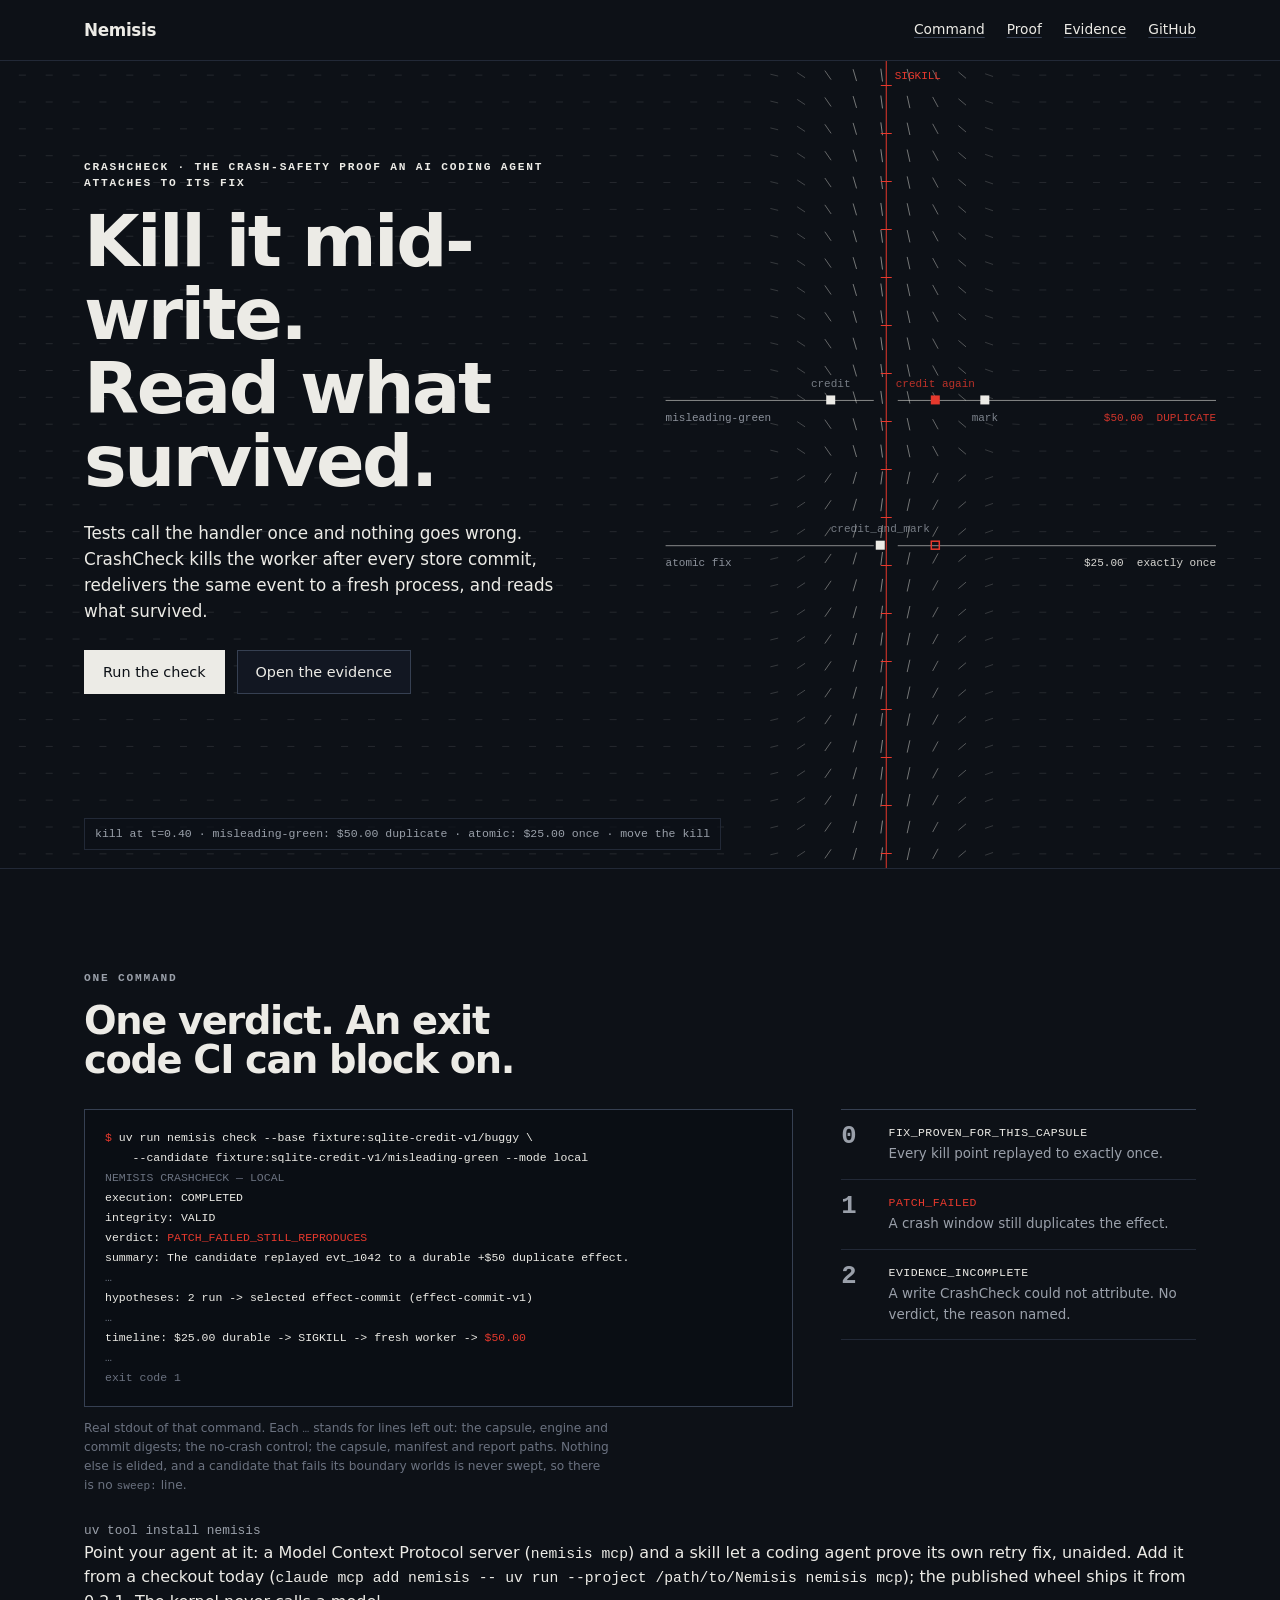
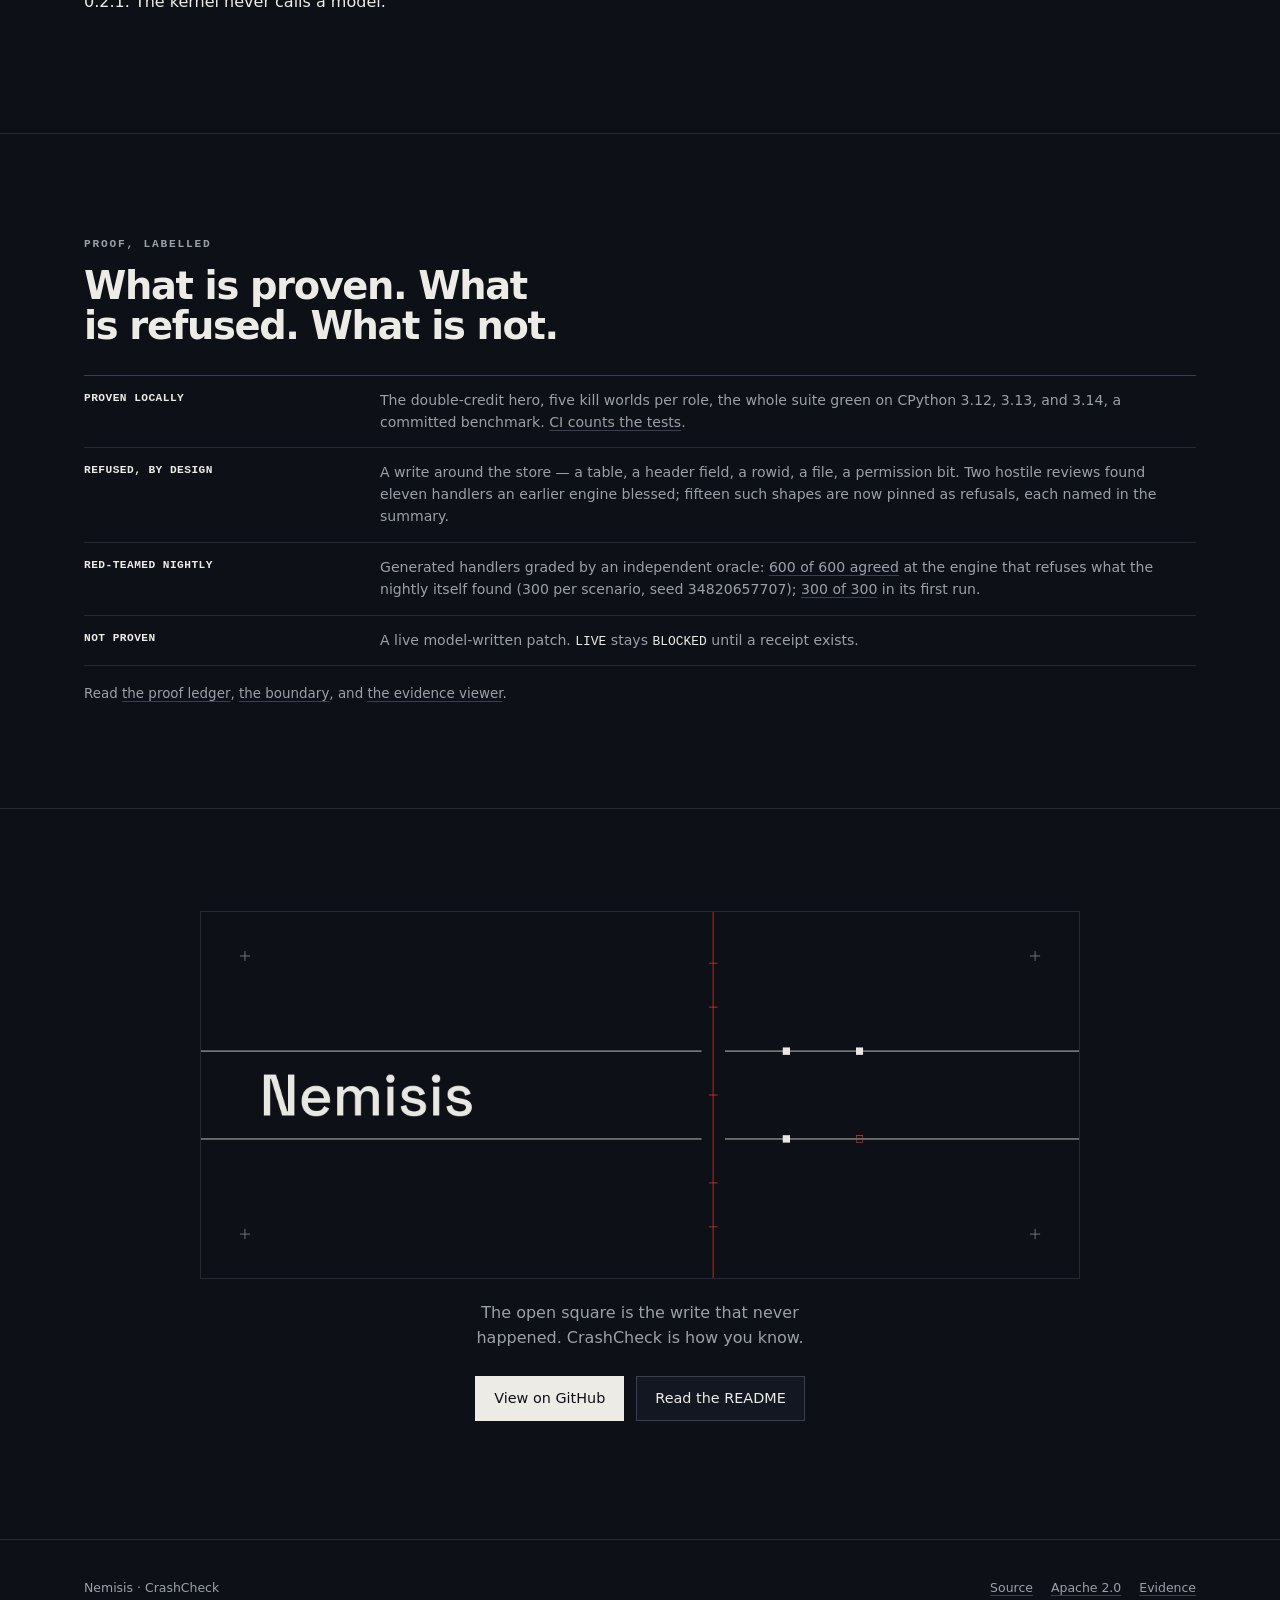
<file: index.html>
<!doctype html>
<html lang="en">
<head>
<meta charset="utf-8">
<meta name="viewport" content="width=device-width, initial-scale=1">
<title>Nemisis — CrashCheck for AI patches</title>
<meta name="description" content="CrashCheck runs an AI patch in a real worker, kills it the moment a write becomes durable, redelivers the same event to a fresh process, and reads what survived. One command, one verdict, an exit code CI can block on.">
<meta name="theme-color" content="#0d1117">
<link rel="canonical" href="https://alex-lop.github.io/Nemisis/">
<meta property="og:type" content="website">
<meta property="og:url" content="https://alex-lop.github.io/Nemisis/">
<meta property="og:title" content="Nemisis — CrashCheck for AI patches">
<meta property="og:description" content="Kill it mid-write. Read what survived. One command, one verdict, an exit code CI can block on.">
<meta property="og:image" content="https://alex-lop.github.io/Nemisis/docs/assets/nemisis-banner-dark.png">
<meta property="og:image:alt" content="A crash timeline whose last mark is an open red square, the write that never happened.">
<meta name="twitter:card" content="summary_large_image">
<link rel="icon" href="site/favicon.svg" type="image/svg+xml">
<link rel="stylesheet" href="site/site.css">
<script>document.documentElement.classList.add('js');</script>
</head>
<body>
<a class="skip" href="#main">Skip to content</a>

<nav class="nav" aria-label="Primary">
  <div class="wrap">
    <a class="wordmark" href="#top" aria-label="Nemisis, home">Nemisis</a>
    <ul>
      <li><a href="#command">Command</a></li>
      <li><a href="#proof">Proof</a></li>
      <li><a href="docs/assets/crashcheck-hero/">Evidence</a></li>
      <li><a href="https://github.com/Alex-lop/Nemisis">GitHub</a></li>
    </ul>
  </div>
</nav>

<main id="main">
  <header class="hero" id="top">
    <canvas class="kill-field" data-kill-field aria-hidden="true"></canvas>
    <div class="wrap hero-grid">
      <div class="hero-copy">
        <p class="eyebrow">CrashCheck · the crash-safety proof an AI coding agent attaches to its fix</p>
        <h1>Kill it mid-write.<br>Read what survived.</h1>
        <p class="lede">Tests call the handler once and nothing goes wrong. CrashCheck kills the worker after every store commit, redelivers the same event to a fresh process, and reads what survived.</p>
        <p class="actions">
          <a class="btn btn-go" href="#command">Run the check</a>
          <a class="btn" href="docs/assets/crashcheck-hero/">Open the evidence</a>
        </p>
      </div>
      <figure class="hero-legend" data-legend>
        <figcaption class="mono">
          <span data-legend-line>move the kill</span>
        </figcaption>
      </figure>
    </div>
  </header>

  <section id="command" class="command">
    <div class="wrap">
      <p class="eyebrow">One command</p>
      <h2>One verdict. An exit code CI can block on.</h2>
      <div class="command-grid">
        <div class="command-out">
        <pre class="terminal" aria-label="Terminal output of nemisis check"><code><span class="prompt">$</span> uv run nemisis check --base fixture:sqlite-credit-v1/buggy \
    --candidate fixture:sqlite-credit-v1/misleading-green --mode local
<span class="dim">NEMISIS CRASHCHECK — LOCAL</span>
execution: COMPLETED
integrity: VALID
verdict: <span class="red">PATCH_FAILED_STILL_REPRODUCES</span>
summary: The candidate replayed evt_1042 to a durable +$50 duplicate effect.
<span class="dim">…</span>
hypotheses: 2 run -&gt; selected effect-commit (effect-commit-v1)
<span class="dim">…</span>
timeline: $25.00 durable -&gt; SIGKILL -&gt; fresh worker -&gt; <span class="red">$50.00</span>
<span class="dim">…</span>
<span class="dim">exit code 1</span></code></pre>
        <p class="terminal-note">Real stdout of that command. Each <code>…</code> stands for lines left out: the capsule, engine and commit digests; the no-crash control; the capsule, manifest and report paths. Nothing else is elided, and a candidate that fails its boundary worlds is never swept, so there is no <code>sweep:</code> line.</p>
        </div>
        <div class="verdicts">
          <div><b>0</b><span class="mono">FIX_PROVEN_FOR_THIS_CAPSULE</span><p>Every kill point replayed to exactly once.</p></div>
          <div><b>1</b><span class="mono red">PATCH_FAILED</span><p>A crash window still duplicates the effect.</p></div>
          <div><b>2</b><span class="mono">EVIDENCE_INCOMPLETE</span><p>A write CrashCheck could not attribute. No verdict, the reason named.</p></div>
        </div>
      </div>
      <p class="install mono">uv tool install nemisis</p>
      <p class="install-note">Point your agent at it: a Model Context Protocol server (<code>nemisis mcp</code>) and a skill let a coding agent prove its own retry fix, unaided. Add it from a checkout today (<code>claude mcp add nemisis -- uv run --project /path/to/Nemisis nemisis mcp</code>); the published wheel ships it from 0.2.1. The kernel never calls a model.</p>
    </div>
  </section>

  <section id="proof" class="proof">
    <div class="wrap">
      <p class="eyebrow">Proof, labelled</p>
      <h2>What is proven. What is refused. What is not.</h2>
      <dl class="proof-strip">
        <div><dt>Proven locally</dt><dd>The double-credit hero, five kill worlds per role, the whole suite green on CPython 3.12, 3.13, and 3.14, a committed benchmark. <a href="https://github.com/Alex-lop/Nemisis/actions/workflows/ci.yml">CI counts the tests</a>.</dd></div>
        <div><dt>Refused, by design</dt><dd>A write around the store — a table, a header field, a rowid, a file, a permission bit. Two hostile reviews found eleven handlers an earlier engine blessed; fifteen such shapes are now pinned as refusals, each named in the summary.</dd></div>
        <div><dt>Red-teamed nightly</dt><dd>Generated handlers graded by an independent oracle: <a href="https://github.com/Alex-lop/Nemisis/actions/runs/34820657707">600 of 600 agreed</a> at the engine that refuses what the nightly itself found (300 per scenario, seed 34820657707); <a href="https://github.com/Alex-lop/Nemisis/actions/runs/34086693284">300 of 300</a> in its first run.</dd></div>
        <div><dt>Not proven</dt><dd>A live model-written patch. <code>LIVE</code> stays <code>BLOCKED</code> until a receipt exists.</dd></div>
      </dl>
      <p class="proof-links">Read <a href="https://github.com/Alex-lop/Nemisis/blob/main/docs/PROOF.md">the proof ledger</a>, <a href="https://github.com/Alex-lop/Nemisis/blob/main/docs/SECURITY.md">the boundary</a>, and <a href="docs/assets/crashcheck-hero/">the evidence viewer</a>.</p>
    </div>
  </section>

  <section class="closing">
    <div class="wrap">
      <img class="banner" src="docs/assets/nemisis-banner-dark.png" width="2000" height="833" alt="Nemisis: a crash timeline whose last mark is an open red square, the write that never happened.">
      <p class="closing-line">The open square is the write that never happened. CrashCheck is how you know.</p>
      <p class="actions">
        <a class="btn btn-go" href="https://github.com/Alex-lop/Nemisis">View on GitHub</a>
        <a class="btn" href="https://github.com/Alex-lop/Nemisis/blob/main/README.md">Read the README</a>
      </p>
    </div>
  </section>
</main>

<footer>
  <div class="wrap">
    <p>Nemisis · CrashCheck</p>
    <ul>
      <li><a href="https://github.com/Alex-lop/Nemisis">Source</a></li>
      <li><a href="https://github.com/Alex-lop/Nemisis/blob/main/LICENSE">Apache 2.0</a></li>
      <li><a href="docs/assets/crashcheck-hero/">Evidence</a></li>
    </ul>
  </div>
</footer>

<script src="site/kill-field.js" defer></script>
</body>
</html>
</file>
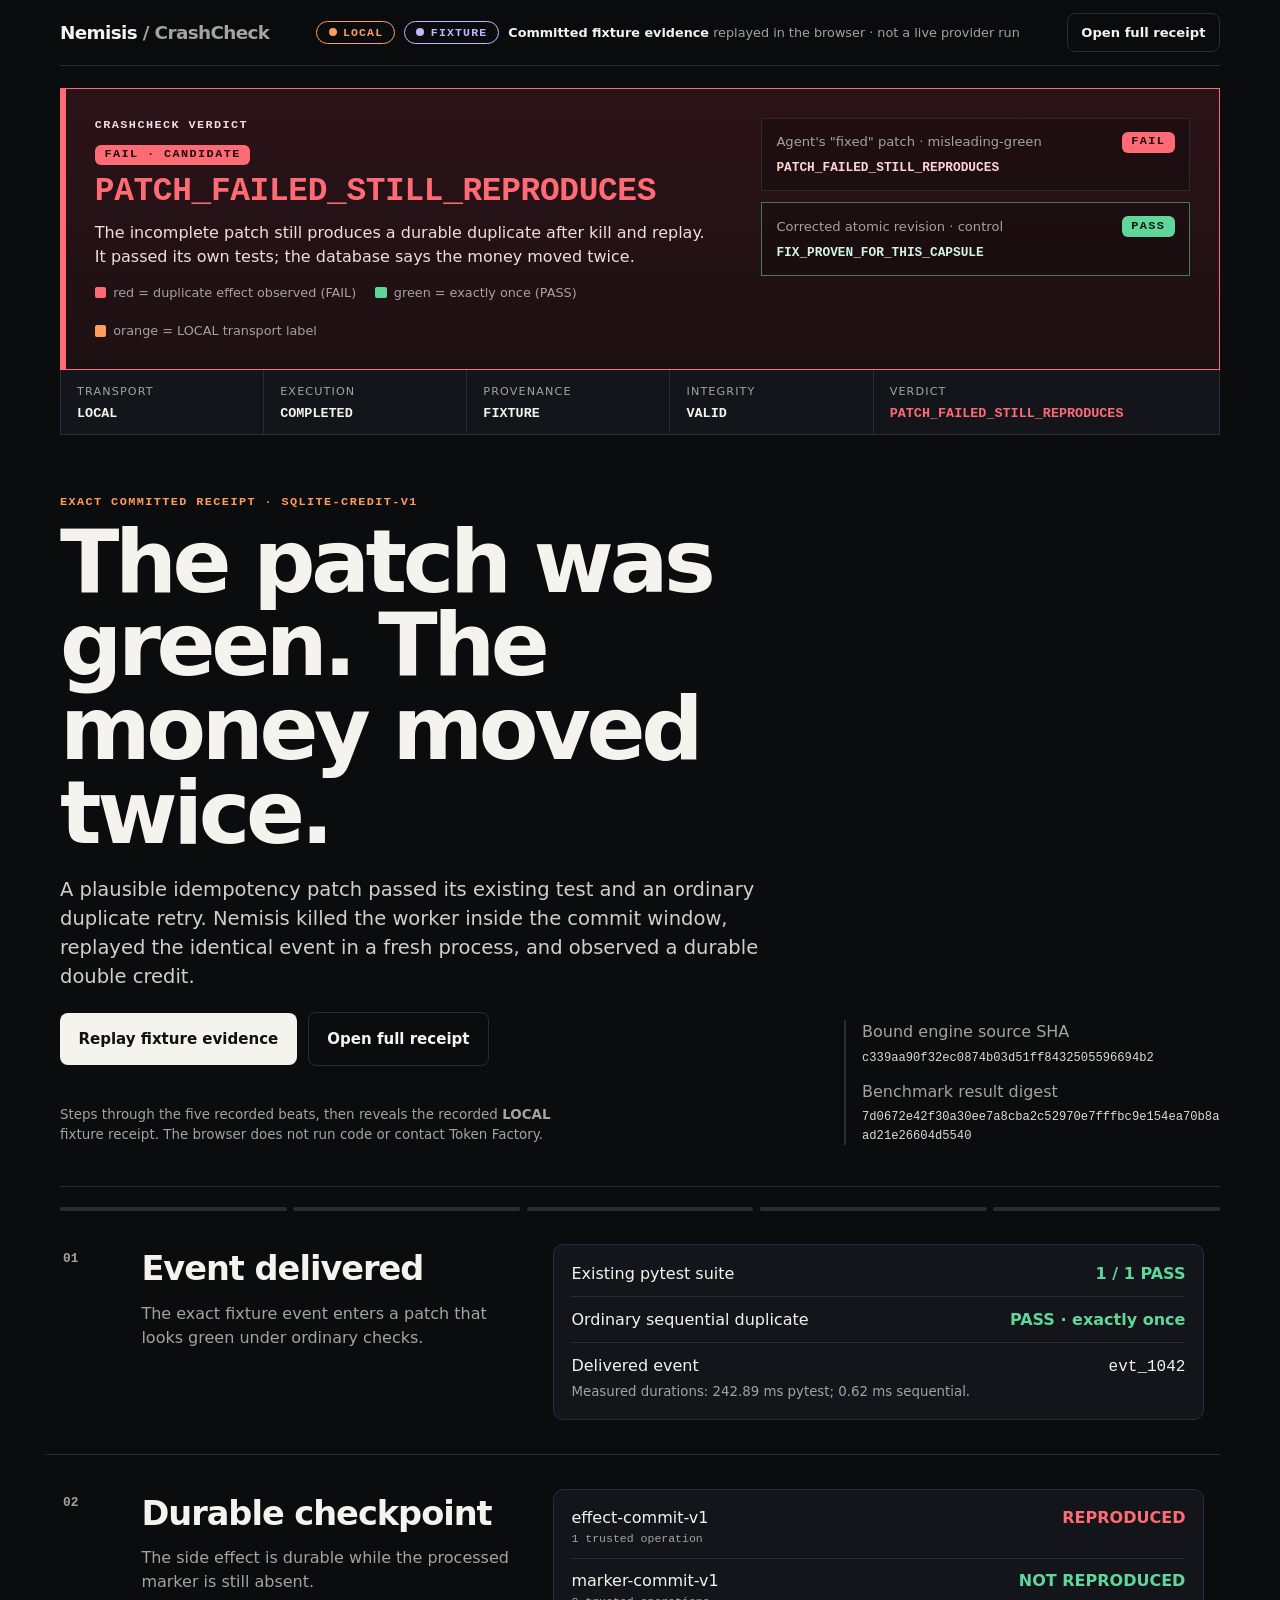
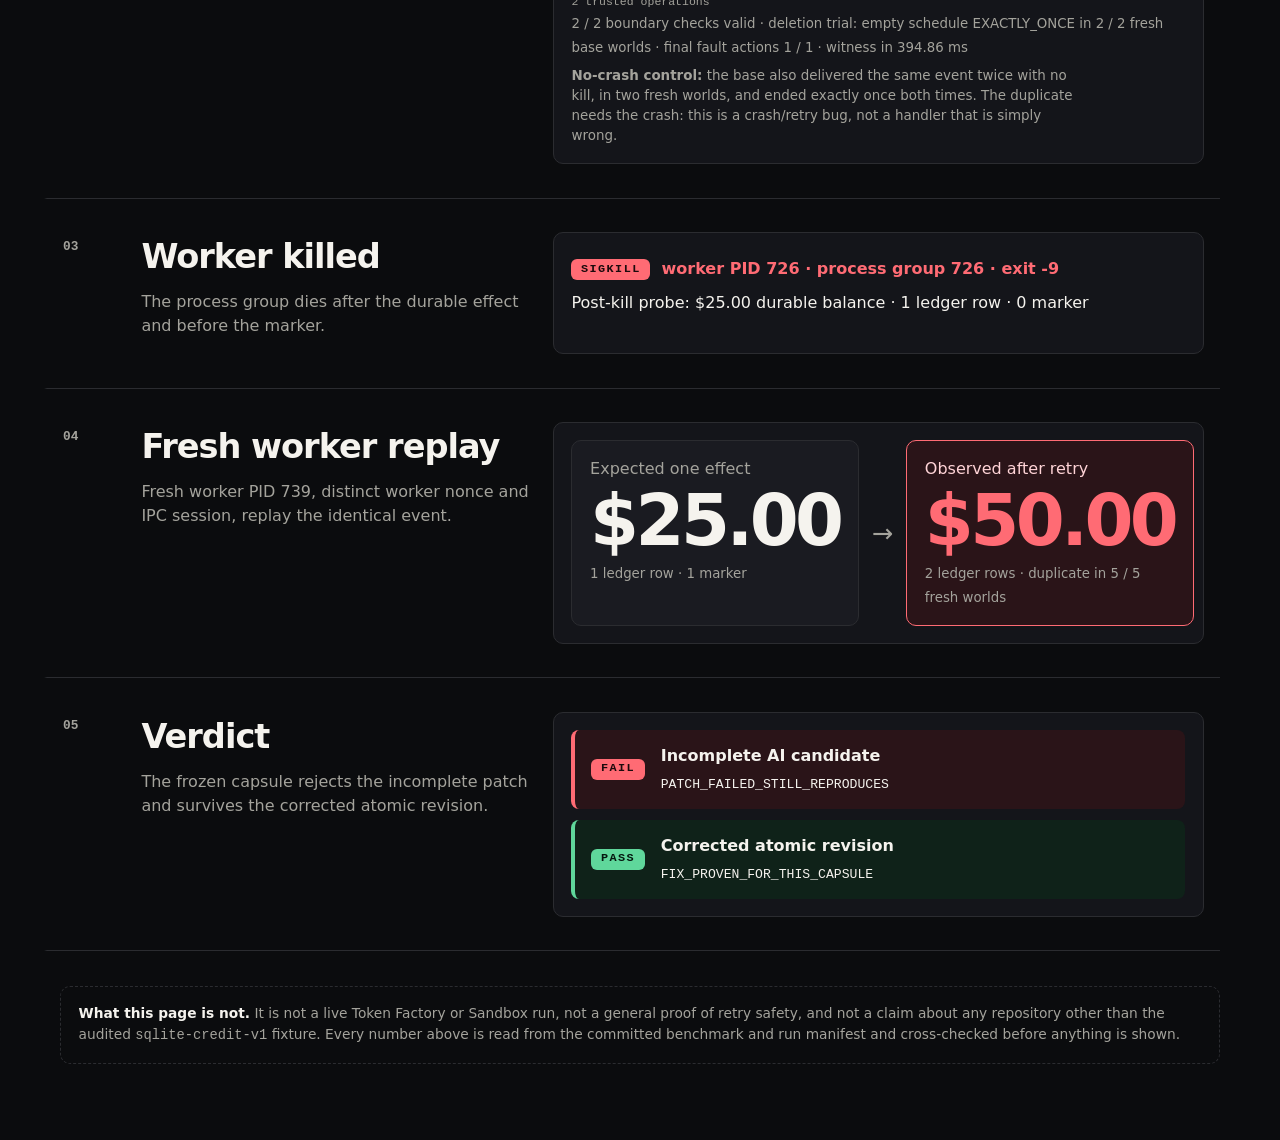
<file: docs/assets/crashcheck-hero/index.html>
<!doctype html>
<html lang="en">
<head>
<meta charset="utf-8">
<meta name="viewport" content="width=device-width,initial-scale=1">
<meta name="description" content="Nemisis CrashCheck LOCAL fixture evidence receipt">
<title>Nemisis CrashCheck — loading bound fixture evidence</title>
<style>
:root {
  color-scheme: dark;
  font-family: Inter, "SF Pro Text", ui-sans-serif, system-ui, -apple-system, "Segoe UI", sans-serif;
  --bg: #0b0c0e;
  --ink: #f5f3ee;
  --muted: #a4a39c;
  --faint: #6f6e68;
  --line: #2b2c30;
  --panel: #14151a;
  --panel-2: #1a1b21;
  --orange: #ff9d5c;
  --violet: #c7b5ff;
  --red: #ff6b74;
  --red-ink: #ffd4d7;
  --red-tint: #2a1418;
  --green: #5fd79b;
  --green-ink: #d3f5e3;
  --green-tint: #0f2219;
  --mono: ui-monospace, "SF Mono", SFMono-Regular, Menlo, Consolas, monospace;
}
* { box-sizing: border-box; }
html { scroll-behavior: smooth; }
body {
  margin: 0;
  background: var(--bg);
  color: var(--ink);
  line-height: 1.5;
  font-feature-settings: "tnum" 1, "cv11" 1;
  -webkit-font-smoothing: antialiased;
}
a { color: inherit; }
code { font-family: var(--mono); overflow-wrap: anywhere; }
.skip { position: absolute; left: -9999px; }
.skip:focus { left: 1rem; top: 1rem; z-index: 3; background: var(--ink); color: #111; padding: .5rem; }
.muted, small { color: var(--muted); }
main { width: min(1160px, calc(100% - 2rem)); margin: auto; padding: 0 0 5rem; }

/* ---------- top bar: identity + truth labels, always visible ---------- */
.topbar {
  position: sticky; top: 0; z-index: 2;
  display: flex; align-items: center; justify-content: space-between; gap: 1rem; flex-wrap: wrap;
  padding: .8rem 0;
  background: color-mix(in srgb, var(--bg) 88%, transparent);
  backdrop-filter: blur(10px);
  border-bottom: 1px solid var(--line);
}
.wordmark { font-weight: 850; letter-spacing: -.035em; font-size: 1.15rem; }
.wordmark span { color: var(--muted); font-weight: 600; }
.badges { display: flex; align-items: center; gap: .55rem; flex-wrap: wrap; }
.badge {
  display: inline-flex; align-items: center; gap: .4rem;
  border: 1px solid currentColor; border-radius: 999px;
  padding: .3rem .7rem;
  font: 800 .72rem/1 var(--mono); letter-spacing: .1em;
}
.badge::before { content: ""; width: .5rem; height: .5rem; border-radius: 50%; background: currentColor; }
.local { color: var(--orange); }
.fixture { color: var(--violet); }
.truth-note { color: var(--muted); font-size: .8rem; }
.truth-note b { color: var(--ink); font-weight: 650; }
.topbar .button { padding: .55rem .85rem; font-size: .82rem; }

/* ---------- pass / fail language ---------- */
.pill {
  display: inline-flex; align-items: center; gap: .4rem;
  border-radius: 6px; padding: .28rem .6rem;
  font: 900 .74rem/1 var(--mono); letter-spacing: .12em;
}
.pill.fail { background: var(--red); color: #1b0a0c; }
.pill.pass { background: var(--green); color: #05170f; }
.pass { color: var(--green); font-weight: 800; }
.fail { color: var(--red); font-weight: 800; }
.legend { display: flex; gap: 1.2rem; flex-wrap: wrap; margin: .9rem 0 0; padding: 0; list-style: none; font-size: .8rem; color: var(--muted); }
.legend li { display: flex; align-items: center; gap: .45rem; }
.legend i { width: .7rem; height: .7rem; border-radius: 2px; display: inline-block; }

/* ---------- verdict first ---------- */
.verdict-first {
  margin-top: 1.4rem;
  display: grid; grid-template-columns: minmax(0, 1.5fr) minmax(280px, 1fr); gap: 1.4rem;
  border: 1px solid var(--red); border-left: 6px solid var(--red);
  background: linear-gradient(180deg, #2b1318, #1d1013);
  padding: clamp(1.1rem, 3vw, 1.8rem);
}
.verdict-first .eyebrow { margin: 0 0 .5rem; }
.verdict-first h1 {
  margin: .5rem 0 .6rem; color: var(--red);
  font: 850 clamp(1.15rem, 2.8vw, 2.05rem)/1.15 var(--mono); letter-spacing: -.01em; overflow-wrap: anywhere;
}
.verdict-first p { margin: 0; max-width: 60ch; color: #f1dcdf; }
.controls { display: grid; gap: .7rem; align-content: start; }
.control { border: 1px solid var(--line); background: rgba(0,0,0,.25); padding: .8rem .9rem; display: grid; gap: .35rem; }
.control header { display: flex; justify-content: space-between; align-items: center; gap: .6rem; font-size: .82rem; color: var(--muted); }
.control code { font-size: .8rem; font-weight: 700; }
.control.fixed { border-color: color-mix(in srgb, var(--green) 45%, var(--line)); }
.control.fixed code { color: var(--green-ink); }
.control.broken code { color: var(--red-ink); }

.axes {
  display: grid; grid-template-columns: repeat(4, minmax(0, 1fr)) minmax(0, 1.7fr); margin: 0;
  border: 1px solid var(--line); border-top: 0; background: var(--panel);
}
.axis { min-width: 0; padding: .85rem 1rem; border-right: 1px solid var(--line); }
.axis:last-child { border-right: 0; }
.axis dt { color: var(--muted); font-size: .7rem; text-transform: uppercase; letter-spacing: .1em; }
.axis dd { margin: .3rem 0 0; font: 750 .84rem var(--mono); overflow-wrap: anywhere; }
.axis.verdict-axis dd { color: var(--red); }

/* ---------- hero ---------- */
.eyebrow { color: var(--orange); font: 700 .74rem var(--mono); letter-spacing: .12em; text-transform: uppercase; }
.hero { display: grid; grid-template-columns: minmax(0, 1.4fr) minmax(300px, .7fr); gap: 2rem; align-items: end; padding: 3rem 0 2.6rem; }
.hero h2 { max-width: 14ch; margin: .7rem 0 1rem; font-size: clamp(2.6rem, 6.8vw, 5.8rem); line-height: .96; letter-spacing: -.05em; font-weight: 850; }
.lede { max-width: 58ch; font-size: clamp(1.02rem, 1.8vw, 1.22rem); color: #d2cfc8; }
.actions { display: flex; align-items: center; gap: .7rem; flex-wrap: wrap; margin-top: 1.3rem; }
.button { border: 0; border-radius: 8px; background: var(--ink); color: #111; padding: .9rem 1.15rem; font: inherit; font-size: .94rem; font-weight: 800; cursor: pointer; text-decoration: none; display: inline-flex; align-items: center; gap: .5rem; }
.button:hover, .button:focus-visible { background: var(--orange); }
.button.secondary { color: var(--ink); background: transparent; border: 1px solid var(--line); }
.button.secondary:hover, .button.secondary:focus-visible { border-color: var(--ink); background: transparent; }
.button:disabled { cursor: progress; opacity: .6; }
.replay-note { margin: .8rem 0 0; font-size: .84rem; color: var(--muted); max-width: 60ch; }
.replay-status { margin: .5rem 0 0; min-height: 1.4em; font: 700 .8rem var(--mono); color: var(--orange); letter-spacing: .02em; }
.source { border-left: 2px solid var(--line); padding-left: 1rem; min-width: 0; display: grid; gap: .8rem; }
.source code { display: block; margin-top: .3rem; color: #dedad1; font-size: .76rem; }

/* ---------- five beats with a progress rail ---------- */
.story { border-top: 1px solid var(--line); position: relative; }
.rail { display: grid; grid-template-columns: repeat(5, 1fr); gap: .4rem; padding: 1.2rem 0 0; }
.rail span { height: 4px; border-radius: 2px; background: var(--line); transition: background .3s ease; }
.rail span.done { background: var(--orange); }
.rail span.active { background: var(--ink); }
.beat {
  display: grid; grid-template-columns: 3.6rem minmax(0, .9fr) minmax(300px, 1.5fr); gap: 1.3rem;
  padding: 2.1rem 1rem 2.1rem 0; margin-left: -1rem; padding-left: 1rem;
  border-bottom: 1px solid var(--line); border-left: 3px solid transparent;
  transition: background .35s ease, border-color .35s ease, opacity .35s ease;
}
.beat.active { background: linear-gradient(90deg, rgba(255,157,92,.10), transparent 70%); border-left-color: var(--orange); }
.beat.done { border-left-color: var(--faint); }
.story.replaying .beat:not(.active):not(.done) { opacity: .45; }
.number { color: var(--muted); font: 800 .8rem var(--mono); padding-top: .4rem; }
.beat.active .number { color: var(--orange); }
.beat h2 { margin: 0; font-size: clamp(1.4rem, 3vw, 2.1rem); letter-spacing: -.03em; font-weight: 800; }
.beat p { margin-top: .45rem; }
.panel { background: var(--panel); border: 1px solid var(--line); border-radius: 10px; padding: 1.05rem 1.1rem; }
.checks, .worlds, .timeline { list-style: none; margin: 0; padding: 0; display: grid; gap: .65rem; }
.checks li, .worlds li { display: flex; justify-content: space-between; gap: .75rem; align-items: baseline; border-bottom: 1px solid var(--line); padding-bottom: .65rem; }
.checks li:last-child, .worlds li:last-child { border: 0; padding-bottom: 0; }
.worlds span:first-child { min-width: 0; }
.worlds code { display: block; color: var(--muted); font-size: .72rem; }
.kill-line { display: flex; align-items: center; gap: .7rem; flex-wrap: wrap; margin: 0 0 .6rem; }
.money { display: grid; grid-template-columns: 1fr auto 1fr; gap: .8rem; align-items: stretch; }
.money > div { border: 1px solid var(--line); border-radius: 10px; padding: 1rem 1.1rem; background: var(--panel-2); }
.money strong { display: block; font-size: clamp(2.3rem, 6.5vw, 4.4rem); line-height: 1; letter-spacing: -.05em; margin: .3rem 0; }
.money .observed { border-color: var(--red); background: var(--red-tint); color: var(--red-ink); }
.money .observed strong { color: var(--red); }
.money .expected strong { color: var(--ink); }
.arrow { color: var(--muted); font-size: 1.6rem; align-self: center; }
.verdicts { display: grid; gap: .7rem; }
.verdict { display: grid; grid-template-columns: auto 1fr; gap: .4rem 1rem; align-items: center; padding: .9rem 1rem; border-radius: 8px; border-left: 4px solid var(--red); background: var(--red-tint); }
.verdict.fixed { border-color: var(--green); background: var(--green-tint); }
.verdict b { display: block; grid-column: 2; }
.verdict code { grid-column: 2; font-size: .82rem; }
.verdict .pill { grid-row: 1 / span 2; }

/* ---------- receipt ---------- */
#receipt[hidden] { display: none; }
#receipt { margin-top: 1.6rem; border: 1px solid var(--orange); border-radius: 12px; background: #15120f; padding: clamp(1rem, 3vw, 2rem); }
#receipt h2 { margin-top: 0; letter-spacing: -.02em; }
.facts { display: grid; grid-template-columns: repeat(auto-fit, minmax(170px, 1fr)); gap: .7rem; margin: 1.2rem 0; }
.fact { border: 1px solid var(--line); border-radius: 8px; padding: .85rem .9rem; background: rgba(0,0,0,.25); }
.fact span { display: block; color: var(--muted); font-size: .76rem; }
.fact strong { display: block; margin-top: .3rem; font-size: 1.05rem; }
.bindings { display: grid; gap: .65rem; }
.binding { border-left: 2px solid var(--line); padding-left: .7rem; }
.binding span, .binding code { display: block; }
.binding span { color: var(--muted); font-size: .76rem; }
.binding code { margin-top: .2rem; font-size: .74rem; }
.links { display: flex; gap: 1rem; flex-wrap: wrap; margin-top: 1rem; }
details { margin-top: 1rem; }
summary { cursor: pointer; font-weight: 750; }
.not-claimed { margin: 2.2rem 0 0; padding: 1rem 1.1rem; border: 1px dashed var(--line); border-radius: 10px; color: var(--muted); font-size: .86rem; }
.not-claimed b { color: var(--ink); }

/* ---------- fail-closed status card ---------- */
.evidence-status { margin: 18vh auto 0; max-width: 48rem; border: 1px solid var(--line); border-radius: 12px; padding: clamp(1rem, 4vw, 2rem); background: var(--panel); }
.evidence-status h1 { margin: .4rem 0; font-size: clamp(2rem, 6vw, 4rem); line-height: 1; letter-spacing: -.04em; }

@media (max-width: 900px) {
  .axes { grid-template-columns: repeat(auto-fit, minmax(150px, 1fr)); }
  .axis { border-bottom: 1px solid var(--line); }
}
@media (max-width: 760px) {
  main { width: min(100% - 1.25rem, 1160px); }
  .topbar { position: static; }
  .verdict-first { grid-template-columns: 1fr; }
  .hero { grid-template-columns: 1fr; gap: 1rem; padding-top: 2rem; }
  .beat { grid-template-columns: 2.2rem 1fr; }
  .beat > .panel { grid-column: 1 / -1; }
  .money { grid-template-columns: 1fr; }
  .arrow { display: none; }
}
@media (prefers-reduced-motion: reduce) {
  html { scroll-behavior: auto; }
  .beat, .rail span { transition: none; }
}
</style>
</head>
<body>
<a class="skip" id="skip-link" href="#evidence-status">Skip to evidence status</a>
<main>
<section class="evidence-status" id="evidence-status" aria-live="polite" aria-atomic="true">
  <p class="eyebrow">Evidence binding</p>
  <h1 id="evidence-status-title">Loading exact receipt…</h1>
  <p class="muted" id="evidence-status-detail">No behavioral claim is shown until the benchmark and run manifest validate against each other.</p>
</section>
<div id="bound-evidence" hidden>
<nav class="topbar" aria-label="Receipt identity">
  <span class="wordmark">Nemisis <span>/ CrashCheck</span></span>
  <span class="badges">
    <span class="badge local">LOCAL</span><span class="badge fixture">FIXTURE</span>
    <span class="truth-note"><b>Committed fixture evidence</b> replayed in the browser · not a live provider run</span>
  </span>
  <a class="button secondary" data-link="report">Open full receipt</a>
</nav>

<section class="verdict-first" aria-labelledby="verdict-heading">
  <div>
    <p class="eyebrow">CrashCheck verdict</p>
    <span class="pill fail">FAIL · CANDIDATE</span>
    <h1 id="verdict-heading" data-field="candidate-verdict">Loading bound verdict…</h1>
    <p>The incomplete patch still produces a durable duplicate after kill and replay. It passed its own tests; the database says the money moved twice.</p>
    <ul class="legend" aria-label="Color language">
      <li><i style="background:var(--red)"></i>red = duplicate effect observed (FAIL)</li>
      <li><i style="background:var(--green)"></i>green = exactly once (PASS)</li>
      <li><i style="background:var(--orange)"></i>orange = LOCAL transport label</li>
    </ul>
  </div>
  <div class="controls" aria-label="Both revisions under the same capsule">
    <div class="control broken">
      <header><span>Agent's "fixed" patch · misleading-green</span><span class="pill fail">FAIL</span></header>
      <code data-field="candidate-verdict">—</code>
    </div>
    <div class="control fixed">
      <header><span>Corrected atomic revision · control</span><span class="pill pass">PASS</span></header>
      <code data-field="corrected-verdict">—</code>
    </div>
  </div>
</section>
<dl class="axes" aria-label="Independent evidence axes">
  <div class="axis"><dt>Transport</dt><dd data-field="transport">—</dd></div>
  <div class="axis"><dt>Execution</dt><dd data-field="execution">—</dd></div>
  <div class="axis"><dt>Provenance</dt><dd data-field="provenance">—</dd></div>
  <div class="axis"><dt>Integrity</dt><dd data-field="integrity">—</dd></div>
  <div class="axis verdict-axis"><dt>Verdict</dt><dd data-field="candidate-verdict">—</dd></div>
</dl>

<header class="hero">
  <div>
    <p class="eyebrow">Exact committed receipt · sqlite-credit-v1</p>
    <h2>The patch was green. The money moved twice.</h2>
    <p class="lede">A plausible idempotency patch passed its existing test and an ordinary duplicate retry. Nemisis killed the worker inside the commit window, replayed the identical event in a fresh process, and observed a durable double credit.</p>
    <div class="actions">
      <button class="button" id="replay" type="button" aria-controls="receipt" aria-expanded="false">Replay fixture evidence</button>
      <a class="button secondary" data-link="report">Open full receipt</a>
    </div>
    <p class="replay-status" id="replay-status" aria-live="polite"></p>
    <p class="replay-note" id="replay-note">Steps through the five recorded beats, then reveals the recorded <b>LOCAL</b> fixture receipt. The browser does not run code or contact Token Factory.</p>
  </div>
  <div class="source">
    <div><span class="muted">Bound engine source SHA</span><code data-field="source-commit">loading exact receipt…</code></div>
    <div><span class="muted">Benchmark result digest</span><code data-field="benchmark-digest">loading exact receipt…</code></div>
  </div>
</header>

<section class="story" id="story" aria-label="Five-beat evidence story">
  <div class="rail" aria-hidden="true"><span></span><span></span><span></span><span></span><span></span></div>
  <article class="beat" data-beat="1">
    <span class="number">01</span>
    <div><h2>Event delivered</h2><p class="muted">The exact fixture event enters a patch that looks green under ordinary checks.</p></div>
    <div class="panel">
      <ul class="checks">
        <li><span>Existing pytest suite</span><span class="pass" data-field="existing">loading…</span></li>
        <li><span>Ordinary sequential duplicate</span><span class="pass" data-field="ordinary">loading…</span></li>
        <li><span>Delivered event</span><code data-field="event-id">loading…</code></li>
      </ul>
      <small data-field="green-durations">Loading measured durations…</small>
    </div>
  </article>

  <article class="beat" data-beat="2">
    <span class="number">02</span>
    <div><h2>Durable checkpoint</h2><p class="muted">The side effect is durable while the processed marker is still absent.</p></div>
    <div class="panel">
      <ul class="worlds">
        <li><span>effect-commit-v1<code>1 trusted operation</code></span><span class="fail">REPRODUCED</span></li>
        <li><span>marker-commit-v1<code>2 trusted operations</code></span><span class="pass">NOT REPRODUCED</span></li>
      </ul>
      <small data-field="hunt">Loading measured hunt receipt…</small>
      <p class="replay-note"><b>No-crash control:</b> the base also delivered the same event twice with no kill, in two fresh worlds, and ended exactly once both times. The duplicate needs the crash: this is a crash/retry bug, not a handler that is simply wrong.</p>
    </div>
  </article>

  <article class="beat" data-beat="3">
    <span class="number">03</span>
    <div><h2>Worker killed</h2><p class="muted">The process group dies after the durable effect and before the marker.</p></div>
    <div class="panel">
      <p class="kill-line"><span class="pill fail">SIGKILL</span><span class="fail" data-field="worker-kill">Loading kill receipt…</span></p>
      <p data-field="post-kill">Loading post-kill durable probe…</p>
    </div>
  </article>

  <article class="beat" data-beat="4">
    <span class="number">04</span>
    <div><h2>Fresh worker replay</h2><p class="muted"><span data-field="fresh-worker">A distinct worker and IPC session</span> replay the identical event.</p></div>
    <div class="panel money" aria-label="Expected versus observed credit">
      <div class="expected"><span class="muted">Expected one effect</span><strong data-field="expected">—</strong><small>1 ledger row · 1 marker</small></div>
      <span class="arrow" aria-hidden="true">→</span>
      <div class="observed"><span>Observed after retry</span><strong data-field="observed">—</strong><small data-field="candidate-proof">Loading proof worlds…</small></div>
    </div>
  </article>

  <article class="beat" data-beat="5">
    <span class="number">05</span>
    <div><h2>Verdict</h2><p class="muted">The frozen capsule rejects the incomplete patch and survives the corrected atomic revision.</p></div>
    <div class="panel">
      <div class="verdicts">
        <div class="verdict"><span class="pill fail">FAIL</span><b>Incomplete AI candidate</b><code data-field="candidate-verdict">—</code></div>
        <div class="verdict fixed"><span class="pill pass">PASS</span><b>Corrected atomic revision</b><code data-field="corrected-verdict">—</code></div>
      </div>
    </div>
  </article>
</section>

<section id="receipt" hidden aria-live="polite" aria-labelledby="receipt-title">
  <p class="eyebrow">Recorded evidence · LOCAL · FIXTURE</p>
  <h2 id="receipt-title">Fixture receipt ready to inspect</h2>
  <p>This action revealed already-recorded evidence bound to the source SHA above. It did not start a local process, a cloud Sandbox, or a model request.</p>
  <div class="facts">
    <div class="fact"><span>Hunt worlds</span><strong data-field="hunt-worlds">—</strong></div>
    <div class="fact"><span>Proof worlds</span><strong data-field="proof-worlds">—</strong></div>
    <div class="fact"><span>Candidate result</span><strong class="fail" data-field="candidate-result">—</strong></div>
    <div class="fact"><span>Corrected result</span><strong class="pass" data-field="corrected-result">—</strong></div>
    <div class="fact"><span>CrashCheck wall time</span><strong data-field="crash-wall">—</strong></div>
    <div class="fact"><span>Total benchmark</span><strong data-field="total-wall">—</strong></div>
  </div>
  <details>
    <summary>Exact evidence bindings</summary>
    <div class="bindings">
      <div class="binding"><span>Engine source SHA</span><code data-field="source-commit">loading…</code></div>
      <div class="binding"><span>Candidate tree digest</span><code data-field="candidate-tree">loading…</code></div>
      <div class="binding"><span>Capsule digest</span><code data-field="capsule-digest">loading…</code></div>
      <div class="binding"><span>Event digest</span><code data-field="event-digest">loading…</code></div>
    </div>
  </details>
  <div class="links">
    <a data-link="report">Full HTML receipt</a>
    <a data-link="capsule" download>Download capsule</a>
    <a data-link="regression" download>Download regression test</a>
    <a href="../../../benchmarks/results/crashcheck-v1.json">Machine benchmark</a>
  </div>
</section>

<p class="not-claimed"><b>What this page is not.</b> It is not a live Token Factory or Sandbox run, not a general proof of retry safety, and not a claim about any repository other than the audited <code>sqlite-credit-v1</code> fixture. Every number above is read from the committed benchmark and run manifest and cross-checked before anything is shown.</p>
</div>
</main>
<script id="receipt-config" type="application/json">
{"run_id":"local-20260907T070923-1bdaf841"}
</script>
<script>
const button = document.querySelector("#replay");
const receipt = document.querySelector("#receipt");
const boundEvidence = document.querySelector("#bound-evidence");
const evidenceStatus = document.querySelector("#evidence-status");
const evidenceStatusTitle = document.querySelector("#evidence-status-title");
const evidenceStatusDetail = document.querySelector("#evidence-status-detail");
const skipLink = document.querySelector("#skip-link");
const story = document.querySelector("#story");
const replayStatus = document.querySelector("#replay-status");
const beats = Array.from(document.querySelectorAll(".beat"));
const rail = Array.from(document.querySelectorAll(".rail span"));
const config = JSON.parse(document.querySelector("#receipt-config").textContent);
const benchmarkPath = "../../../benchmarks/results/crashcheck-v1.json";
const manifestPath = `runs/${config.run_id}/manifest.json`;
const field = (name, value) => {
  document.querySelectorAll(`[data-field="${name}"]`).forEach((node) => { node.textContent = value; });
};
const money = (cents) => `$${(cents / 100).toFixed(2)}`;
const milliseconds = (nanoseconds) => `${(nanoseconds / 1e6).toFixed(2)} ms`;

Promise.all([
  fetch(benchmarkPath).then((response) => {
    if (!response.ok) throw new Error("benchmark receipt is unavailable");
    return response.json();
  }),
  fetch(manifestPath).then((response) => {
    if (!response.ok) throw new Error("run manifest is unavailable");
    return response.json();
  }),
]).then(([benchmark, manifest]) => {
  const result = manifest.result;
  const capsule = manifest.capsule;
  const cases = Object.fromEntries(benchmark.cases.map((item) => [item.variant, item]));
  const candidate = cases["misleading-green"];
  const corrected = cases.atomic;
  const candidateAttempt = result.attempts.find((item) => item.role === "candidate");
  const firstWorker = candidateAttempt?.spawns.find((item) => item.phase === "first");
  const replayWorker = candidateAttempt?.spawns.find((item) => item.phase === "replay");
  const boundTrees = new Set(result.bindings.map((item) => item.tree_digest));
  const completeCase = (item, observation) => item
    && item.crashcheck.observation === observation
    && item.crashcheck.attempted_world_count === 5
    && item.crashcheck.completed_world_count === 5
    && item.crashcheck.valid_world_count === 5
    && item.crashcheck.attempts.every((attempt) => (
      attempt.execution_status === "COMPLETED"
      && attempt.integrity_status === "VALID"
      && attempt.observation === observation
      && attempt.final_state.balance_cents === (
        observation === "DUPLICATE_EFFECT" ? capsule.effect_delta * 2 : capsule.effect_delta
      )
      && attempt.final_state.ledger_count === (
        observation === "DUPLICATE_EFFECT" ? 2 : 1
      )
      && attempt.final_state.marker_count === 1
    ));
  const correctedVerdict = completeCase(corrected, "EXACTLY_ONCE")
    ? "FIX_PROVEN_FOR_THIS_CAPSULE"
    : null;
  const bound = benchmark.capsule_digest === capsule.digest
    && result.capsule_digest === capsule.digest
    && benchmark.engine_code_digest === result.engine_code_digest
    && benchmark.source_commit === result.engine_source_commit
    && result.transport === "LOCAL"
    && result.execution_status === "COMPLETED"
    && result.integrity_status === "VALID"
    && result.verdict === "PATCH_FAILED_STILL_REPRODUCES"
    && benchmark.crashcheck_verdict === result.verdict
    && capsule.truth_label === "FIXTURE"
    && candidate?.pytest.outcome === "PASS"
    && candidate?.sequential.outcome === "PASS"
    && completeCase(candidate, "DUPLICATE_EFFECT")
    && correctedVerdict === "FIX_PROVEN_FOR_THIS_CAPSULE"
    && benchmark.hunt.fault_action_deletion_trial_count === 1
    && benchmark.hunt.deletion_confirmation_world_count === 2
    && benchmark.hunt.initial_fault_action_count === 1
    && benchmark.hunt.final_fault_action_count === 1
    && benchmark.hunt.fault_action_retention_ratio === 1
    && candidateAttempt
    && firstWorker
    && replayWorker
    && candidateAttempt.kill_signal === 9
    && firstWorker.exit_code === -9
    && firstWorker.event_digest === capsule.event_digest
    && replayWorker.event_digest === capsule.event_digest
    && firstWorker.worker_nonce !== replayWorker.worker_nonce
    && firstWorker.ipc_session_id !== replayWorker.ipc_session_id
    && boundTrees.size === 3
    && benchmark.cases.every((item) => boundTrees.has(item.tree_digest));
  if (!bound) throw new Error("benchmark and run receipts are not bound to the same evidence");

  field("source-commit", benchmark.source_commit);
  field("benchmark-digest", benchmark.result_digest);
  field("transport", result.transport);
  field("execution", result.execution_status);
  field("provenance", capsule.truth_label);
  field("integrity", result.integrity_status);
  field("existing", `${candidate.pytest.passed_count} / ${candidate.pytest.test_count} ${candidate.pytest.outcome}`);
  field("ordinary", `${candidate.sequential.outcome} · ${candidate.sequential.observation.toLowerCase().replace("_", " ")}`);
  field("event-id", capsule.event_id);
  field("green-durations", `Measured durations: ${milliseconds(candidate.pytest.wall_time_ns)} pytest; ${milliseconds(candidate.sequential.wall_time_ns)} sequential.`);
  field("hunt", `${benchmark.hunt.valid_world_count} / ${benchmark.hunt.attempted_world_count} boundary checks valid · deletion trial: empty schedule EXACTLY_ONCE in ${benchmark.hunt.deletion_confirmation_world_count} / ${benchmark.hunt.deletion_confirmation_world_count} fresh base worlds · final fault actions ${benchmark.hunt.final_fault_action_count} / ${benchmark.hunt.initial_fault_action_count} · witness in ${milliseconds(benchmark.hunt.time_to_first_witness_ns)}`);
  field("worker-kill", `worker PID ${firstWorker.pid} · process group ${firstWorker.process_group_id} · exit ${firstWorker.exit_code}`);
  field("post-kill", `Post-kill probe: ${money(candidateAttempt.post_kill_snapshot.subject_total)} durable balance · ${candidateAttempt.post_kill_snapshot.event_effect_count} ledger row · ${candidateAttempt.post_kill_snapshot.event_marker_count} marker`);
  field("fresh-worker", `Fresh worker PID ${replayWorker.pid}, distinct worker nonce and IPC session,`);
  field("expected", money(capsule.effect_delta));
  field("observed", money(candidate.crashcheck.attempts[0].final_state.balance_cents));
  field("candidate-proof", `2 ledger rows · duplicate in ${candidate.crashcheck.valid_world_count} / ${candidate.crashcheck.attempted_world_count} fresh worlds`);
  field("candidate-verdict", result.verdict);
  field("corrected-verdict", correctedVerdict);
  field("capsule-digest", capsule.digest);
  field("candidate-tree", candidate.tree_digest);
  field("event-digest", capsule.event_digest);
  field("hunt-worlds", `${benchmark.hunt.valid_world_count} / ${benchmark.hunt.attempted_world_count} valid`);
  const proofAttempted = benchmark.cases.reduce((total, item) => total + item.crashcheck.attempted_world_count, 0);
  const proofValid = benchmark.cases.reduce((total, item) => total + item.crashcheck.valid_world_count, 0);
  field("proof-worlds", `${proofValid} / ${proofAttempted} valid`);
  field("candidate-result", `${candidate.crashcheck.valid_world_count} / ${candidate.crashcheck.attempted_world_count} duplicate`);
  field("corrected-result", `${corrected.crashcheck.valid_world_count} / ${corrected.crashcheck.attempted_world_count} exactly once`);
  field("crash-wall", `${(benchmark.crashcheck_wall_time_ns / 1e9).toFixed(3)} s`);
  field("total-wall", `${(benchmark.wall_time_ns / 1e9).toFixed(3)} s`);

  document.querySelectorAll('[data-link="report"]').forEach((link) => {
    link.href = `runs/${config.run_id}/report.html`;
  });
  const repro = `repros/double-credit/${capsule.digest}`;
  document.querySelector('[data-link="capsule"]').href = `${repro}/capsule.json`;
  document.querySelector('[data-link="regression"]').href = `${repro}/test_repro.py`;
  evidenceStatus.hidden = true;
  boundEvidence.hidden = false;
  document.title = "Nemisis CrashCheck — the green patch that still double-credits";
  skipLink.href = "#story";
  skipLink.textContent = "Skip to evidence story";
  button.disabled = false;
}).catch((error) => {
  button.disabled = true;
  boundEvidence.hidden = true;
  document.title = "Nemisis CrashCheck — evidence unavailable";
  evidenceStatusTitle.textContent = "Evidence unavailable";
  evidenceStatusDetail.textContent = `No claim rendered: ${error.message}. Serve the repository root with `
    + "uv run python -m http.server 8000 --bind 127.0.0.1 and open "
    + "http://127.0.0.1:8000/docs/assets/crashcheck-hero/ (fetch is blocked on file:// pages).";
});

// Replay: step through the five recorded beats, then reveal the receipt. Nothing executes;
// the beats are already bound above. Reduced-motion users get the receipt immediately.
const BEAT_MS = 900;
let stepTimer = null;
const resetBeats = () => {
  clearTimeout(stepTimer);
  story.classList.remove("replaying");
  beats.forEach((beat) => beat.classList.remove("active", "done"));
  rail.forEach((segment) => segment.classList.remove("active", "done"));
  replayStatus.textContent = "";
};
const finishReplay = () => {
  story.classList.remove("replaying");
  beats.forEach((beat) => { beat.classList.remove("active"); beat.classList.add("done"); });
  rail.forEach((segment) => { segment.classList.remove("active"); segment.classList.add("done"); });
  replayStatus.textContent = "Replay complete · 5 of 5 recorded beats · receipt revealed";
  receipt.hidden = false;
  button.setAttribute("aria-expanded", "true");
  button.textContent = "Hide fixture evidence";
  button.disabled = false;
  button.focus({ preventScroll: true });
  receipt.scrollIntoView({ block: "start" });
};
const stepThrough = (index) => {
  if (index >= beats.length) { finishReplay(); return; }
  if (index > 0) {
    beats[index - 1].classList.replace("active", "done");
    rail[index - 1].classList.replace("active", "done");
  }
  beats[index].classList.add("active");
  rail[index].classList.add("active");
  const title = beats[index].querySelector("h2").textContent;
  replayStatus.textContent = `Replaying recorded receipt · beat ${index + 1} of 5 · ${title}`;
  beats[index].scrollIntoView({ block: "center" });
  stepTimer = setTimeout(() => stepThrough(index + 1), BEAT_MS);
};

button.disabled = true;
button.addEventListener("click", () => {
  if (!receipt.hidden) {
    receipt.hidden = true;
    resetBeats();
    button.setAttribute("aria-expanded", "false");
    button.textContent = "Replay fixture evidence";
    return;
  }
  resetBeats();
  const reduced = window.matchMedia("(prefers-reduced-motion: reduce)").matches;
  if (reduced) { finishReplay(); return; }
  button.disabled = true;
  story.classList.add("replaying");
  stepThrough(0);
});
</script>
</body>
</html>
</file>
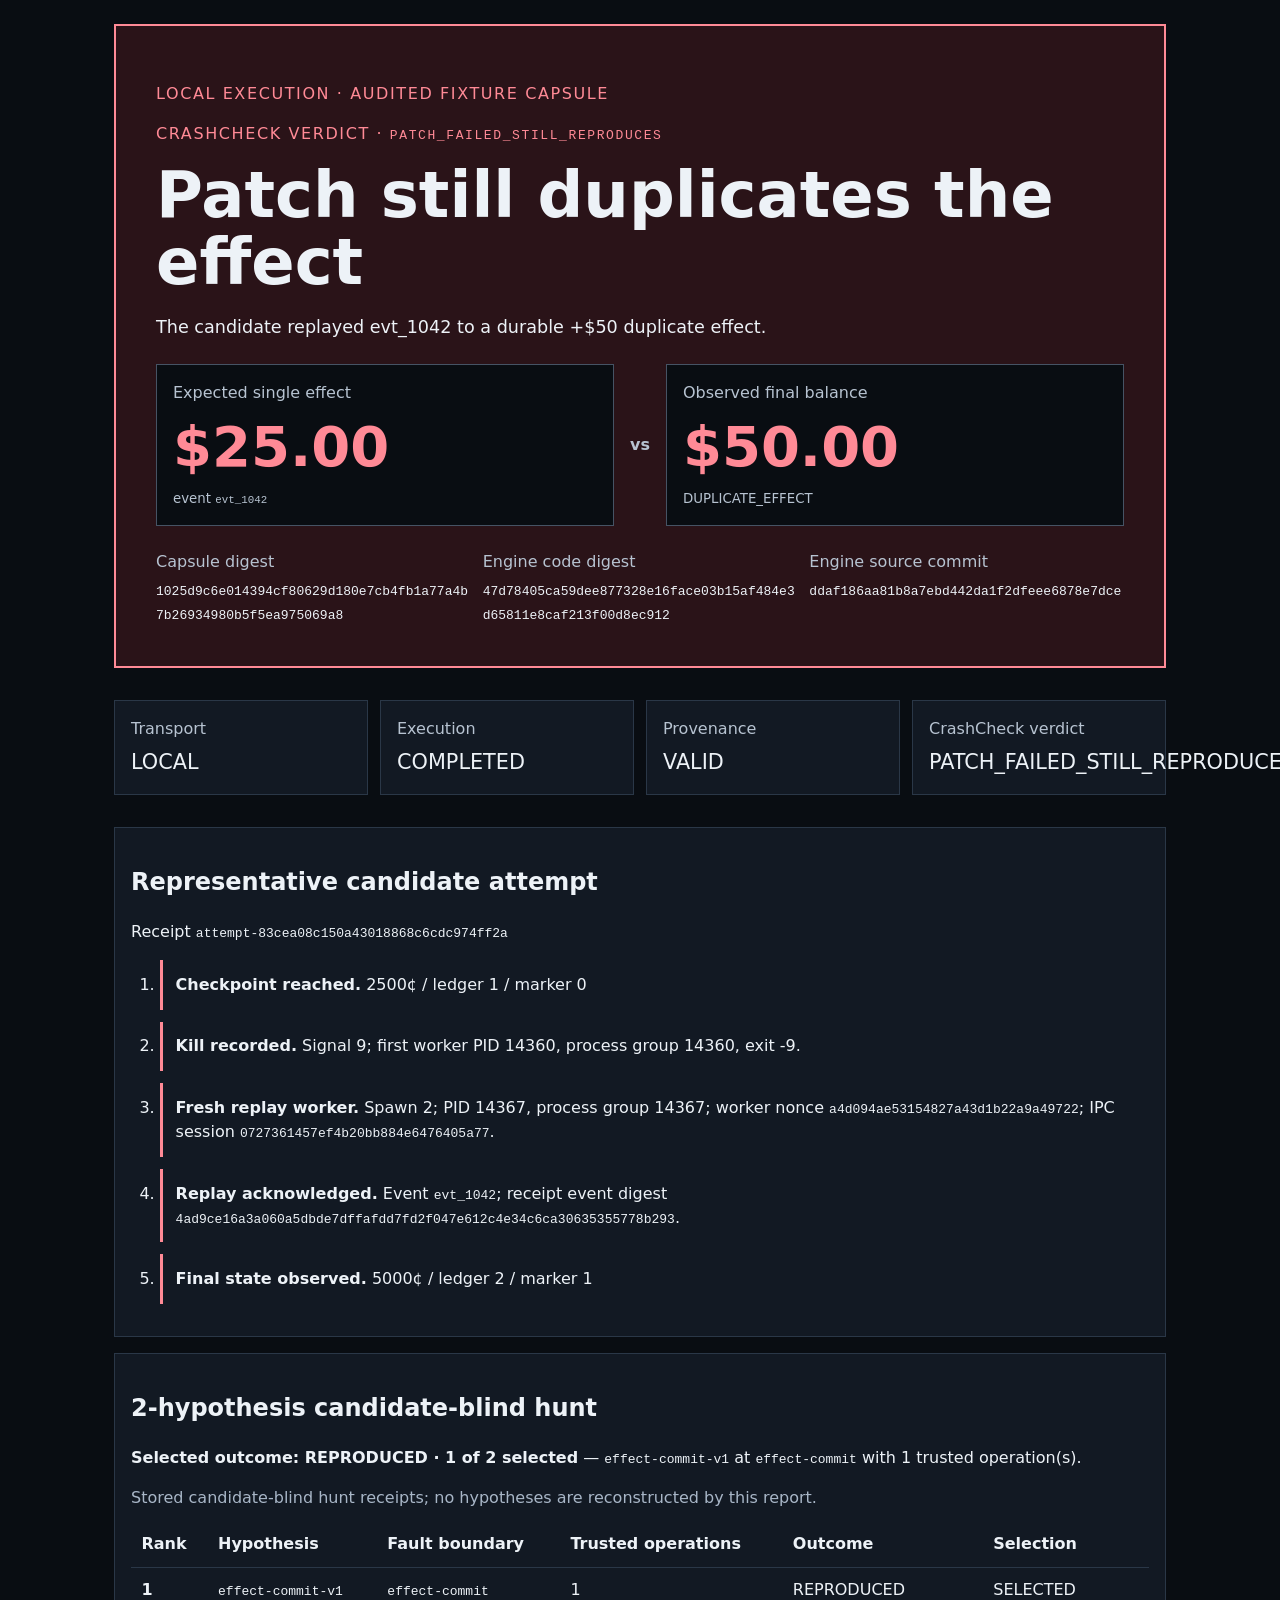
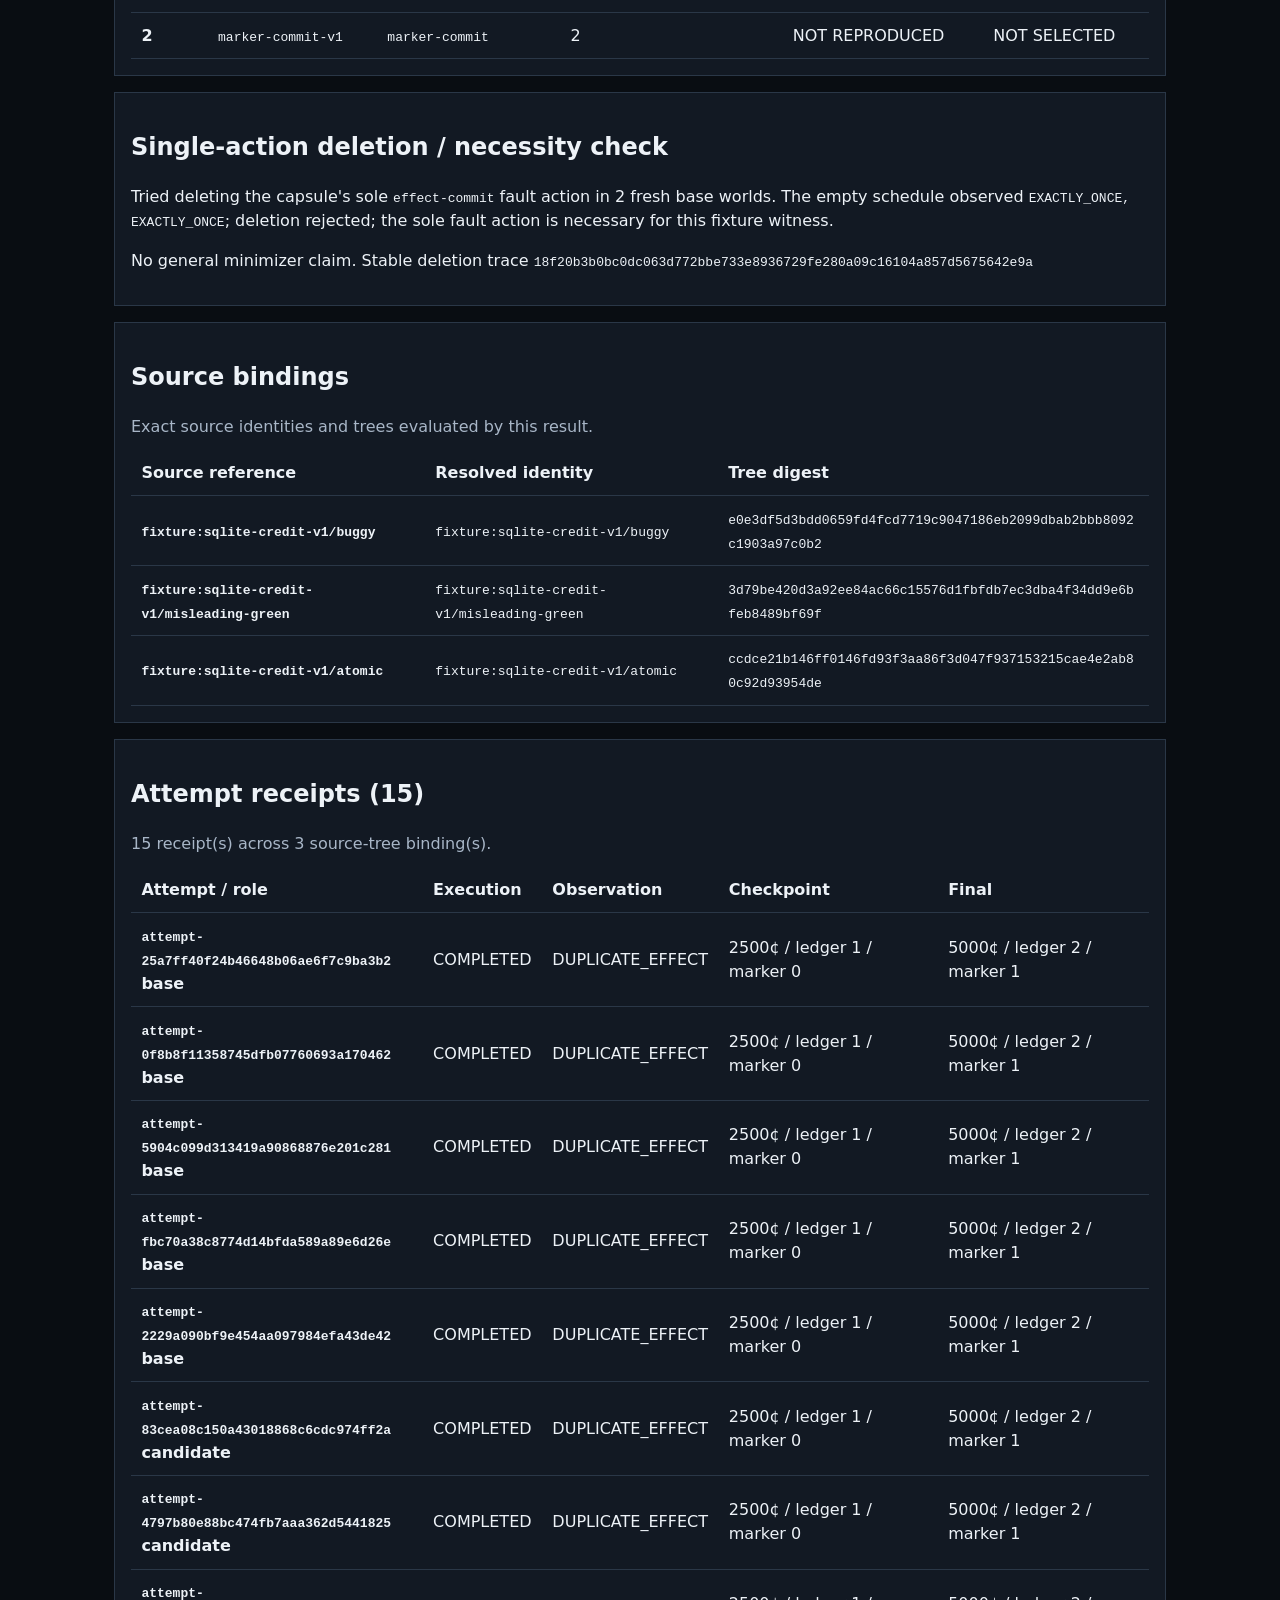
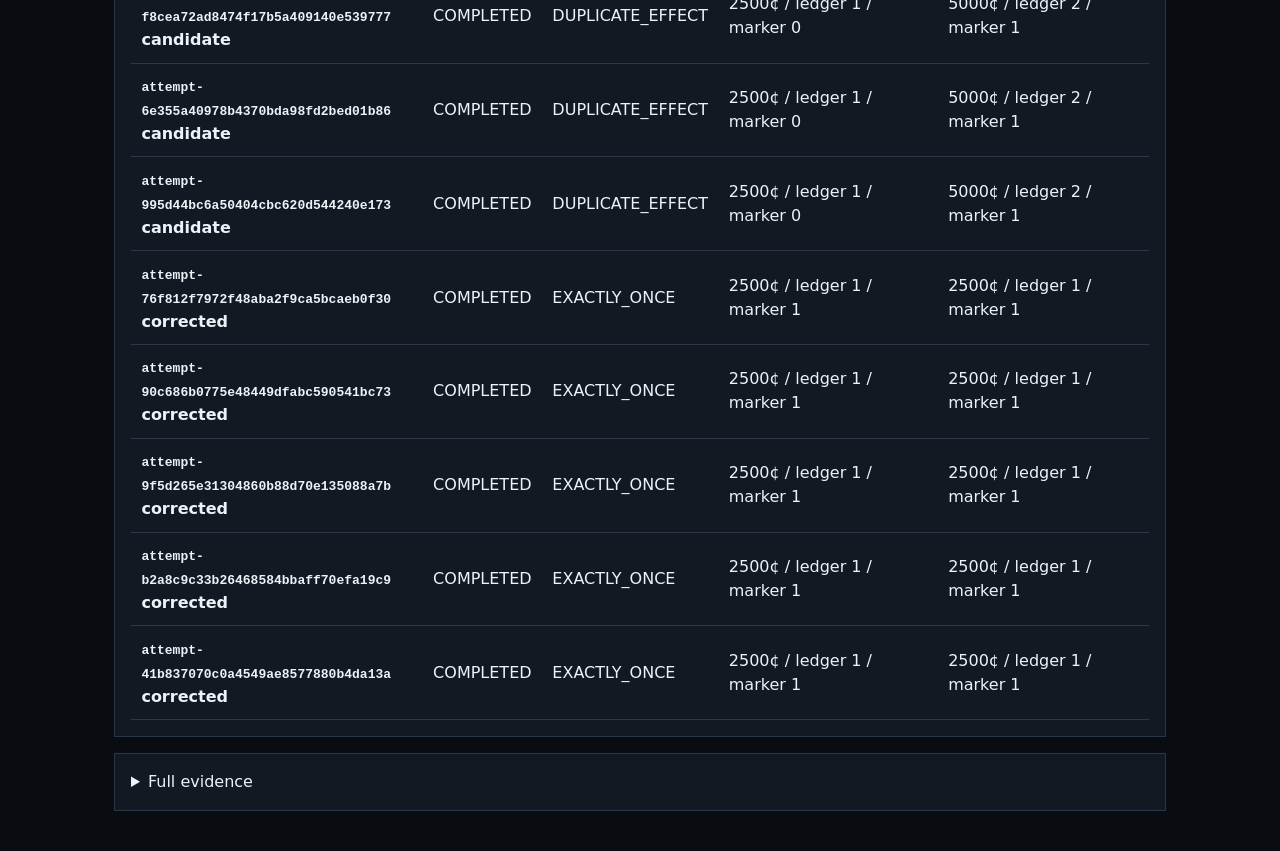
<file: docs/assets/crashcheck-hero/runs/local-20260831T020037-73e97ef2/report.html>
<!doctype html>
<html lang="en">
<head>
<meta charset="utf-8">
<meta name="viewport" content="width=device-width,initial-scale=1">
<title>Nemisis CrashCheck — PATCH_FAILED_STILL_REPRODUCES</title>
<style>
:root { color-scheme: dark; font-family: ui-sans-serif, system-ui, sans-serif; line-height: 1.5; }
* { box-sizing: border-box; }
body { margin: 0 auto; max-width: 1100px; padding: 1.5rem; background: #090d12; color: #edf2f7; }
.verdict-pass { --accent: #70e5ad; --tint: #10241d; }
.verdict-fail { --accent: #ff8a96; --tint: #2a1318; }
.verdict-warn { --accent: #ffd166; --tint: #2a2211; }
.skip-link { position: absolute; left: -9999px; } .skip-link:focus { left: 1rem; top: 1rem; }
.hero { padding: clamp(1.2rem,4vw,2.5rem); background: var(--tint);
border: 2px solid var(--accent); }
.label,.verdict-code { color: var(--accent); letter-spacing: .1em; text-transform: uppercase; }
h1 { margin: .25rem 0; font-size: clamp(2rem,6vw,4rem); line-height: 1.05; }
.summary { max-width: 70ch; font-size: 1.1rem; }
.comparison { display: grid; grid-template-columns: minmax(0,1fr) auto minmax(0,1fr);
gap: 1rem; align-items: center; margin: 1.5rem 0; }
.measure { padding: 1rem; background: #090d12; border: 1px solid #465364; }
.measure span,.measure small { display: block; color: #b7c3d1; }
.measure strong { display: block; color: var(--accent); font-size: clamp(2rem,6vw,3.5rem); }
.versus { color: #b7c3d1; font-weight: 700; }
.identity,.axes { display: grid; gap: .75rem;
grid-template-columns: repeat(auto-fit,minmax(200px,1fr)); }
.identity { margin: 0; } .identity div { min-width: 0; }
.identity dt,.axes dt { color: #b7c3d1; }
.identity dd { margin: .25rem 0 0; }
.card { margin: 1rem 0; padding: 1rem; background: #121923; border: 1px solid #2a3747; }
.axes { margin: 1rem 0; } .axes dd { margin: .35rem 0 0; font-size: 1.3rem; }
.timeline { display: grid; gap: .75rem; padding-left: 1.8rem; }
.timeline li { padding: .8rem; border-left: 3px solid var(--accent); }
.table-wrap { overflow-x: auto; }
table { border-collapse: collapse; width: 100%; } th,td { padding: .65rem; text-align: left;
border-bottom: 1px solid #2a3747; } code,pre { overflow-wrap: anywhere; white-space: pre-wrap; }
caption { padding: 0 0 .75rem; text-align: left; color: #a8b6c7; }
@media (max-width: 640px) {
body { padding: .75rem; } .comparison { grid-template-columns: 1fr; }
.versus { display: none; }
}
</style>
</head>
<body>
<a class="skip-link" href="#main">Skip to evidence</a>
<main id="main" class="verdict-fail">
<header class="hero">
<p class="label">LOCAL EXECUTION · AUDITED FIXTURE CAPSULE</p>
<p class="verdict-code">CrashCheck verdict · <code>PATCH_FAILED_STILL_REPRODUCES</code></p>
<h1>Patch still duplicates the effect</h1>
<p class="summary">The candidate replayed evt_1042 to a durable +$50 duplicate effect.</p>
<div class="comparison" aria-label="Expected and observed effects">
<div class="measure"><span>Expected single effect</span>
<strong>$25.00</strong>
<small>event <code>evt_1042</code></small></div>
<span class="versus" aria-hidden="true">vs</span>
<div class="measure"><span>Observed final balance</span><strong>$50.00</strong>
<small>DUPLICATE_EFFECT</small></div>
</div>
<dl class="identity" aria-label="Evidence identity">
<div><dt>Capsule digest</dt><dd><code>1025d9c6e014394cf80629d180e7cb4fb1a77a4b7b26934980b5f5ea975069a8</code></dd></div>
<div><dt>Engine code digest</dt><dd><code>47d78405ca59dee877328e16face03b15af484e3d65811e8caf213f00d8ec912</code></dd></div>
<div><dt>Engine source commit</dt><dd><code>ddaf186aa81b8a7ebd442da1f2dfeee6878e7dce</code></dd></div>
</dl>
</header>
<dl class="axes" aria-label="Independent result axes">
<div class="card"><dt>Transport</dt><dd>LOCAL</dd></div>
<div class="card"><dt>Execution</dt><dd>COMPLETED</dd></div>
<div class="card"><dt>Provenance</dt><dd>VALID</dd></div>
<div class="card"><dt>CrashCheck verdict</dt><dd>PATCH_FAILED_STILL_REPRODUCES</dd></div>
</dl>
<section class="card" aria-labelledby="attempt-story"><h2 id="attempt-story">Representative candidate attempt</h2>
<p>Receipt <code>attempt-83cea08c150a43018868c6cdc974ff2a</code></p>
<ol class="timeline">
<li><strong>Checkpoint reached.</strong> 2500¢ / ledger 1 / marker 0</li>
<li><strong>Kill recorded.</strong> Signal 9; first worker PID 14360, process group 14360, exit -9.</li>
<li><strong>Fresh replay worker.</strong> Spawn 2; PID 14367, process group 14367; worker nonce <code>a4d094ae53154827a43d1b22a9a49722</code>; IPC session <code>0727361457ef4b20bb884e6476405a77</code>.</li>
<li><strong>Replay acknowledged.</strong> Event <code>evt_1042</code>; receipt event digest <code>4ad9ce16a3a060a5dbde7dffafdd7fd2f047e612c4e34c6ca30635355778b293</code>.</li>
<li><strong>Final state observed.</strong> 5000¢ / ledger 2 / marker 1</li>
</ol></section>
<section class="card" aria-labelledby="hypothesis-hunt">
<h2 id="hypothesis-hunt">2-hypothesis candidate-blind hunt</h2>
<p><strong>Selected outcome: REPRODUCED · 1 of 2 selected</strong> — <code>effect-commit-v1</code> at <code>effect-commit</code> with 1 trusted operation(s).</p>
<div class="table-wrap" role="region" aria-label="Hypothesis hunt receipts" tabindex="0"><table>
<caption>Stored candidate-blind hunt receipts; no hypotheses are reconstructed by this report.</caption>
<thead><tr><th scope="col">Rank</th><th scope="col">Hypothesis</th>
<th scope="col">Fault boundary</th><th scope="col">Trusted operations</th>
<th scope="col">Outcome</th><th scope="col">Selection</th></tr></thead>
<tbody><tr><th scope="row">1</th><td><code>effect-commit-v1</code></td><td><code>effect-commit</code></td><td>1</td><td>REPRODUCED</td><td>SELECTED</td></tr><tr><th scope="row">2</th><td><code>marker-commit-v1</code></td><td><code>marker-commit</code></td><td>2</td><td>NOT REPRODUCED</td><td>NOT SELECTED</td></tr></tbody></table></div></section>
<section class="card" aria-labelledby="minimization">
<h2 id="minimization">Single-action deletion / necessity check</h2>
<p>Tried deleting the capsule's sole <code>effect-commit</code>
fault action in 2 fresh base worlds. The empty schedule observed
<code>EXACTLY_ONCE, EXACTLY_ONCE</code>; deletion rejected; the sole fault action is necessary for this fixture witness.</p>
<p>No general minimizer claim. Stable deletion trace
<code>18f20b3b0bc0dc063d772bbe733e8936729fe280a09c16104a857d5675642e9a</code></p></section>
<section class="card" aria-labelledby="source-bindings">
<h2 id="source-bindings">Source bindings</h2>
<div class="table-wrap" role="region" aria-label="Source bindings" tabindex="0"><table>
<caption>Exact source identities and trees evaluated by this result.</caption>
<thead><tr><th scope="col">Source reference</th><th scope="col">Resolved identity</th>
<th scope="col">Tree digest</th></tr></thead>
<tbody><tr><th scope="row"><code>fixture:sqlite-credit-v1/buggy</code></th><td><code>fixture:sqlite-credit-v1/buggy</code></td><td><code>e0e3df5d3bdd0659fd4fcd7719c9047186eb2099dbab2bbb8092c1903a97c0b2</code></td></tr><tr><th scope="row"><code>fixture:sqlite-credit-v1/misleading-green</code></th><td><code>fixture:sqlite-credit-v1/misleading-green</code></td><td><code>3d79be420d3a92ee84ac66c15576d1fbfdb7ec3dba4f34dd9e6bfeb8489bf69f</code></td></tr><tr><th scope="row"><code>fixture:sqlite-credit-v1/atomic</code></th><td><code>fixture:sqlite-credit-v1/atomic</code></td><td><code>ccdce21b146ff0146fd93f3aa86f3d047f937153215cae4e2ab80c92d93954de</code></td></tr></tbody></table></div></section>
<section class="card" aria-labelledby="attempt-receipts">
<h2 id="attempt-receipts">Attempt receipts (15)</h2>
<div class="table-wrap" role="region" aria-label="Attempt receipts" tabindex="0"><table>
<caption>15 receipt(s) across 3 source-tree binding(s).</caption>
<thead><tr><th scope="col">Attempt / role</th><th scope="col">Execution</th>
<th scope="col">Observation</th><th scope="col">Checkpoint</th>
<th scope="col">Final</th></tr></thead>
<tbody><tr><th scope="row"><code>attempt-25a7ff40f24b46648b06ae6f7c9ba3b2</code><br>base</th><td>COMPLETED</td><td>DUPLICATE_EFFECT</td><td>2500¢ / ledger 1 / marker 0</td><td>5000¢ / ledger 2 / marker 1</td></tr><tr><th scope="row"><code>attempt-0f8b8f11358745dfb07760693a170462</code><br>base</th><td>COMPLETED</td><td>DUPLICATE_EFFECT</td><td>2500¢ / ledger 1 / marker 0</td><td>5000¢ / ledger 2 / marker 1</td></tr><tr><th scope="row"><code>attempt-5904c099d313419a90868876e201c281</code><br>base</th><td>COMPLETED</td><td>DUPLICATE_EFFECT</td><td>2500¢ / ledger 1 / marker 0</td><td>5000¢ / ledger 2 / marker 1</td></tr><tr><th scope="row"><code>attempt-fbc70a38c8774d14bfda589a89e6d26e</code><br>base</th><td>COMPLETED</td><td>DUPLICATE_EFFECT</td><td>2500¢ / ledger 1 / marker 0</td><td>5000¢ / ledger 2 / marker 1</td></tr><tr><th scope="row"><code>attempt-2229a090bf9e454aa097984efa43de42</code><br>base</th><td>COMPLETED</td><td>DUPLICATE_EFFECT</td><td>2500¢ / ledger 1 / marker 0</td><td>5000¢ / ledger 2 / marker 1</td></tr><tr><th scope="row"><code>attempt-83cea08c150a43018868c6cdc974ff2a</code><br>candidate</th><td>COMPLETED</td><td>DUPLICATE_EFFECT</td><td>2500¢ / ledger 1 / marker 0</td><td>5000¢ / ledger 2 / marker 1</td></tr><tr><th scope="row"><code>attempt-4797b80e88bc474fb7aaa362d5441825</code><br>candidate</th><td>COMPLETED</td><td>DUPLICATE_EFFECT</td><td>2500¢ / ledger 1 / marker 0</td><td>5000¢ / ledger 2 / marker 1</td></tr><tr><th scope="row"><code>attempt-f8cea72ad8474f17b5a409140e539777</code><br>candidate</th><td>COMPLETED</td><td>DUPLICATE_EFFECT</td><td>2500¢ / ledger 1 / marker 0</td><td>5000¢ / ledger 2 / marker 1</td></tr><tr><th scope="row"><code>attempt-6e355a40978b4370bda98fd2bed01b86</code><br>candidate</th><td>COMPLETED</td><td>DUPLICATE_EFFECT</td><td>2500¢ / ledger 1 / marker 0</td><td>5000¢ / ledger 2 / marker 1</td></tr><tr><th scope="row"><code>attempt-995d44bc6a50404cbc620d544240e173</code><br>candidate</th><td>COMPLETED</td><td>DUPLICATE_EFFECT</td><td>2500¢ / ledger 1 / marker 0</td><td>5000¢ / ledger 2 / marker 1</td></tr><tr><th scope="row"><code>attempt-76f812f7972f48aba2f9ca5bcaeb0f30</code><br>corrected</th><td>COMPLETED</td><td>EXACTLY_ONCE</td><td>2500¢ / ledger 1 / marker 1</td><td>2500¢ / ledger 1 / marker 1</td></tr><tr><th scope="row"><code>attempt-90c686b0775e48449dfabc590541bc73</code><br>corrected</th><td>COMPLETED</td><td>EXACTLY_ONCE</td><td>2500¢ / ledger 1 / marker 1</td><td>2500¢ / ledger 1 / marker 1</td></tr><tr><th scope="row"><code>attempt-9f5d265e31304860b88d70e135088a7b</code><br>corrected</th><td>COMPLETED</td><td>EXACTLY_ONCE</td><td>2500¢ / ledger 1 / marker 1</td><td>2500¢ / ledger 1 / marker 1</td></tr><tr><th scope="row"><code>attempt-b2a8c9c33b26468584bbaff70efa19c9</code><br>corrected</th><td>COMPLETED</td><td>EXACTLY_ONCE</td><td>2500¢ / ledger 1 / marker 1</td><td>2500¢ / ledger 1 / marker 1</td></tr><tr><th scope="row"><code>attempt-41b837070c0a4549ae8577880b4da13a</code><br>corrected</th><td>COMPLETED</td><td>EXACTLY_ONCE</td><td>2500¢ / ledger 1 / marker 1</td><td>2500¢ / ledger 1 / marker 1</td></tr></tbody></table></div></section>
<details class="card"><summary>Full evidence</summary>
<pre>{
  &quot;capsule&quot;: {
    &quot;account_id&quot;: &quot;acct_7&quot;,
    &quot;amount_cents&quot;: 2500,
    &quot;contract_digest&quot;: &quot;a7dda9b1726fc74de0b594c57d3ce2647c21e4e4231431d78f22c92a466f562a&quot;,
    &quot;digest&quot;: &quot;1025d9c6e014394cf80629d180e7cb4fb1a77a4b7b26934980b5f5ea975069a8&quot;,
    &quot;engine_code_digest&quot;: &quot;47d78405ca59dee877328e16face03b15af484e3d65811e8caf213f00d8ec912&quot;,
    &quot;environment_digest&quot;: &quot;03ecfd01b553f17af11a478fad81b792aff0f99da80c09c73e07ade2f4265c94&quot;,
    &quot;event_digest&quot;: &quot;4ad9ce16a3a060a5dbde7dffafdd7fd2f047e612c4e34c6ca30635355778b293&quot;,
    &quot;event_id&quot;: &quot;evt_1042&quot;,
    &quot;fault_boundary&quot;: &quot;effect-commit&quot;,
    &quot;fault_intent_id&quot;: &quot;first-credit-effect-commit-v1&quot;,
    &quot;initial_database_digest&quot;: &quot;8ecc527398763a26042cc2df0432de315a75149a50b6eeb048e53c21e544b937&quot;,
    &quot;minimization_trace&quot;: [
      &quot;18f20b3b0bc0dc063d772bbe733e8936729fe280a09c16104a857d5675642e9a&quot;
    ],
    &quot;originating_base_tree_digest&quot;: &quot;e0e3df5d3bdd0659fd4fcd7719c9047186eb2099dbab2bbb8092c1903a97c0b2&quot;,
    &quot;predicate_ids&quot;: [
      &quot;single-credit-and-marker-v1&quot;
    ],
    &quot;probe_id&quot;: &quot;credit-state-v1&quot;,
    &quot;runner_id&quot;: &quot;sqlite-credit-runner-v1&quot;,
    &quot;runner_version&quot;: &quot;1&quot;,
    &quot;scenario_id&quot;: &quot;sqlite-credit-v1&quot;,
    &quot;scenario_version&quot;: &quot;1&quot;,
    &quot;schema_version&quot;: &quot;1&quot;,
    &quot;truth_label&quot;: &quot;FIXTURE&quot;
  },
  &quot;result&quot;: {
    &quot;anchor_resolutions&quot;: [],
    &quot;artifacts&quot;: {
      &quot;capsule&quot;: &quot;repros/double-credit/1025d9c6e014394cf80629d180e7cb4fb1a77a4b7b26934980b5f5ea975069a8/capsule.json&quot;,
      &quot;contract&quot;: &quot;repros/double-credit/1025d9c6e014394cf80629d180e7cb4fb1a77a4b7b26934980b5f5ea975069a8/contract.json&quot;,
      &quot;event&quot;: &quot;repros/double-credit/1025d9c6e014394cf80629d180e7cb4fb1a77a4b7b26934980b5f5ea975069a8/event.json&quot;,
      &quot;hunt&quot;: &quot;repros/double-credit/1025d9c6e014394cf80629d180e7cb4fb1a77a4b7b26934980b5f5ea975069a8/hunt.json&quot;,
      &quot;manifest&quot;: &quot;runs/local-20260831T020037-73e97ef2/manifest.json&quot;,
      &quot;metadata&quot;: &quot;repros/double-credit/1025d9c6e014394cf80629d180e7cb4fb1a77a4b7b26934980b5f5ea975069a8/metadata.json&quot;,
      &quot;minimization&quot;: &quot;runs/local-20260831T020037-73e97ef2/minimization.json&quot;,
      &quot;regression_test&quot;: &quot;repros/double-credit/1025d9c6e014394cf80629d180e7cb4fb1a77a4b7b26934980b5f5ea975069a8/test_repro.py&quot;,
      &quot;report&quot;: &quot;runs/local-20260831T020037-73e97ef2/report.html&quot;
    },
    &quot;attempts&quot;: [
      {
        &quot;binding_digest&quot;: &quot;2e904b8bf876405a2844acfa84b34062513c4370c20b20bfaa657ec66461e2ca&quot;,
        &quot;capsule_digest&quot;: &quot;1025d9c6e014394cf80629d180e7cb4fb1a77a4b7b26934980b5f5ea975069a8&quot;,
        &quot;checkpoint_reached&quot;: true,
        &quot;checkpoint_snapshot&quot;: {
          &quot;account_balance_cents&quot;: 2500,
          &quot;digest&quot;: &quot;6f61e2e3bb3580098362743e98afbf5b262bcb3e79d01ddaee3e0b4c2e9af56d&quot;,
          &quot;event_ledger_count&quot;: 1,
          &quot;event_ledger_total_cents&quot;: 2500,
          &quot;event_marker_count&quot;: 0
        },
        &quot;contract_digest&quot;: &quot;a7dda9b1726fc74de0b594c57d3ce2647c21e4e4231431d78f22c92a466f562a&quot;,
        &quot;database_id&quot;: &quot;db-380bf75892624eee94c4b5aa5c0c5ec8&quot;,
        &quot;digest&quot;: &quot;8a423197aeeefbf0f54782a75b26a95db83d3a6f55a1e09a0927222952b14212&quot;,
        &quot;ended_at&quot;: &quot;2026-08-31T02:00:39.242987Z&quot;,
        &quot;environment_digest&quot;: &quot;03ecfd01b553f17af11a478fad81b792aff0f99da80c09c73e07ade2f4265c94&quot;,
        &quot;event_digest&quot;: &quot;4ad9ce16a3a060a5dbde7dffafdd7fd2f047e612c4e34c6ca30635355778b293&quot;,
        &quot;execution_nonce&quot;: &quot;base-1-2decd1780c0e4252aa2afdd0ceacd024&quot;,
        &quot;execution_status&quot;: &quot;COMPLETED&quot;,
        &quot;failure_detail&quot;: null,
        &quot;final_snapshot&quot;: {
          &quot;account_balance_cents&quot;: 5000,
          &quot;digest&quot;: &quot;955a2e785f002d75fd51726d23bf3b7a9874720f88f148fa1aece7575cc04137&quot;,
          &quot;event_ledger_count&quot;: 2,
          &quot;event_ledger_total_cents&quot;: 5000,
          &quot;event_marker_count&quot;: 1
        },
        &quot;initial_database_digest&quot;: &quot;8ecc527398763a26042cc2df0432de315a75149a50b6eeb048e53c21e544b937&quot;,
        &quot;initial_database_file_digest&quot;: &quot;deaf9b9ace9d1644100cafe0cf736c7e2a74ee70d9a55169086b01349260430d&quot;,
        &quot;integrity_status&quot;: &quot;VALID&quot;,
        &quot;kill_signal&quot;: 9,
        &quot;observation&quot;: &quot;DUPLICATE_EFFECT&quot;,
        &quot;post_execution_tree_digest&quot;: &quot;e0e3df5d3bdd0659fd4fcd7719c9047186eb2099dbab2bbb8092c1903a97c0b2&quot;,
        &quot;post_kill_snapshot&quot;: {
          &quot;account_balance_cents&quot;: 2500,
          &quot;digest&quot;: &quot;6f61e2e3bb3580098362743e98afbf5b262bcb3e79d01ddaee3e0b4c2e9af56d&quot;,
          &quot;event_ledger_count&quot;: 1,
          &quot;event_ledger_total_cents&quot;: 2500,
          &quot;event_marker_count&quot;: 0
        },
        &quot;pre_crash_snapshot&quot;: {
          &quot;account_balance_cents&quot;: 0,
          &quot;digest&quot;: &quot;fe2fb934ba1f9f7e7c7eb9b4427d7e8a18cc075b306f3b13f263c1ff579921b4&quot;,
          &quot;event_ledger_count&quot;: 0,
          &quot;event_ledger_total_cents&quot;: 0,
          &quot;event_marker_count&quot;: 0
        },
        &quot;provider_image_id&quot;: null,
        &quot;provider_operation_id&quot;: null,
        &quot;receipt_id&quot;: &quot;attempt-25a7ff40f24b46648b06ae6f7c9ba3b2&quot;,
        &quot;replay_acknowledged&quot;: true,
        &quot;role&quot;: &quot;base&quot;,
        &quot;schema_version&quot;: &quot;1&quot;,
        &quot;spawns&quot;: [
          {
            &quot;ended_at&quot;: &quot;2026-08-31T02:00:38.925781Z&quot;,
            &quot;event_digest&quot;: &quot;4ad9ce16a3a060a5dbde7dffafdd7fd2f047e612c4e34c6ca30635355778b293&quot;,
            &quot;exit_code&quot;: -9,
            &quot;ipc_session_id&quot;: &quot;c5a05d4c01d745f5b8af6b658af4e4a1&quot;,
            &quot;phase&quot;: &quot;first&quot;,
            &quot;pid&quot;: 14321,
            &quot;process_group_id&quot;: 14321,
            &quot;spawn_index&quot;: 1,
            &quot;started_at&quot;: &quot;2026-08-31T02:00:38.629573Z&quot;,
            &quot;stderr_digest&quot;: &quot;92041b52b17dcdad902ae626a4c86f61dcc6dfbecaac367dddfc1a8943810a8c&quot;,
            &quot;stderr_excerpt&quot;: &quot;&quot;,
            &quot;stdout_digest&quot;: &quot;e3b0c44298fc1c149afbf4c8996fb92427ae41e4649b934ca495991b7852b855&quot;,
            &quot;stdout_excerpt&quot;: &quot;&quot;,
            &quot;worker_nonce&quot;: &quot;18999108d68a4aae9d871c7a8b2e7772&quot;
          },
          {
            &quot;ended_at&quot;: &quot;2026-08-31T02:00:39.242053Z&quot;,
            &quot;event_digest&quot;: &quot;4ad9ce16a3a060a5dbde7dffafdd7fd2f047e612c4e34c6ca30635355778b293&quot;,
            &quot;exit_code&quot;: 0,
            &quot;ipc_session_id&quot;: &quot;898e844ddb434491bb91290c35efdaa1&quot;,
            &quot;phase&quot;: &quot;replay&quot;,
            &quot;pid&quot;: 14328,
            &quot;process_group_id&quot;: 14328,
            &quot;spawn_index&quot;: 2,
            &quot;started_at&quot;: &quot;2026-08-31T02:00:38.940531Z&quot;,
            &quot;stderr_digest&quot;: &quot;92041b52b17dcdad902ae626a4c86f61dcc6dfbecaac367dddfc1a8943810a8c&quot;,
            &quot;stderr_excerpt&quot;: &quot;&quot;,
            &quot;stdout_digest&quot;: &quot;e3b0c44298fc1c149afbf4c8996fb92427ae41e4649b934ca495991b7852b855&quot;,
            &quot;stdout_excerpt&quot;: &quot;&quot;,
            &quot;worker_nonce&quot;: &quot;16721329e1e740e4a24f12ae3dfe9c21&quot;
          }
        ],
        &quot;started_at&quot;: &quot;2026-08-31T02:00:38.604425Z&quot;,
        &quot;timeline&quot;: [
          {
            &quot;detail&quot;: &quot;&quot;,
            &quot;state&quot;: &quot;PREFLIGHT&quot;,
            &quot;timestamp&quot;: &quot;2026-08-31T02:00:38.604425Z&quot;
          },
          {
            &quot;detail&quot;: &quot;db-380bf75892624eee94c4b5aa5c0c5ec8&quot;,
            &quot;state&quot;: &quot;DATABASE_SEEDED&quot;,
            &quot;timestamp&quot;: &quot;2026-08-31T02:00:38.622655Z&quot;
          },
          {
            &quot;detail&quot;: &quot;&quot;,
            &quot;state&quot;: &quot;PRE_CRASH_PROBED&quot;,
            &quot;timestamp&quot;: &quot;2026-08-31T02:00:38.623207Z&quot;
          },
          {
            &quot;detail&quot;: &quot;14321&quot;,
            &quot;state&quot;: &quot;FIRST_WORKER_STARTED&quot;,
            &quot;timestamp&quot;: &quot;2026-08-31T02:00:38.630177Z&quot;
          },
          {
            &quot;detail&quot;: &quot;6f61e2e3bb3580098362743e98afbf5b262bcb3e79d01ddaee3e0b4c2e9af56d&quot;,
            &quot;state&quot;: &quot;CHECKPOINT_REACHED&quot;,
            &quot;timestamp&quot;: &quot;2026-08-31T02:00:38.922781Z&quot;
          },
          {
            &quot;detail&quot;: &quot;-9&quot;,
            &quot;state&quot;: &quot;WORKER_KILLED&quot;,
            &quot;timestamp&quot;: &quot;2026-08-31T02:00:38.925786Z&quot;
          },
          {
            &quot;detail&quot;: &quot;6f61e2e3bb3580098362743e98afbf5b262bcb3e79d01ddaee3e0b4c2e9af56d&quot;,
            &quot;state&quot;: &quot;POST_KILL_PROBED&quot;,
            &quot;timestamp&quot;: &quot;2026-08-31T02:00:38.926460Z&quot;
          },
          {
            &quot;detail&quot;: &quot;14328&quot;,
            &quot;state&quot;: &quot;REPLAY_WORKER_STARTED&quot;,
            &quot;timestamp&quot;: &quot;2026-08-31T02:00:38.940612Z&quot;
          },
          {
            &quot;detail&quot;: &quot;4ad9ce16a3a060a5dbde7dffafdd7fd2f047e612c4e34c6ca30635355778b293&quot;,
            &quot;state&quot;: &quot;EVENT_REPLAYED&quot;,
            &quot;timestamp&quot;: &quot;2026-08-31T02:00:39.242059Z&quot;
          },
          {
            &quot;detail&quot;: &quot;955a2e785f002d75fd51726d23bf3b7a9874720f88f148fa1aece7575cc04137&quot;,
            &quot;state&quot;: &quot;FINAL_STATE_PROBED&quot;,
            &quot;timestamp&quot;: &quot;2026-08-31T02:00:39.242519Z&quot;
          },
          {
            &quot;detail&quot;: &quot;DUPLICATE_EFFECT&quot;,
            &quot;state&quot;: &quot;COMPLETE&quot;,
            &quot;timestamp&quot;: &quot;2026-08-31T02:00:39.242987Z&quot;
          }
        ],
        &quot;transport&quot;: &quot;LOCAL&quot;,
        &quot;tree_digest&quot;: &quot;e0e3df5d3bdd0659fd4fcd7719c9047186eb2099dbab2bbb8092c1903a97c0b2&quot;
      },
      {
        &quot;binding_digest&quot;: &quot;2e904b8bf876405a2844acfa84b34062513c4370c20b20bfaa657ec66461e2ca&quot;,
        &quot;capsule_digest&quot;: &quot;1025d9c6e014394cf80629d180e7cb4fb1a77a4b7b26934980b5f5ea975069a8&quot;,
        &quot;checkpoint_reached&quot;: true,
        &quot;checkpoint_snapshot&quot;: {
          &quot;account_balance_cents&quot;: 2500,
          &quot;digest&quot;: &quot;6f61e2e3bb3580098362743e98afbf5b262bcb3e79d01ddaee3e0b4c2e9af56d&quot;,
          &quot;event_ledger_count&quot;: 1,
          &quot;event_ledger_total_cents&quot;: 2500,
          &quot;event_marker_count&quot;: 0
        },
        &quot;contract_digest&quot;: &quot;a7dda9b1726fc74de0b594c57d3ce2647c21e4e4231431d78f22c92a466f562a&quot;,
        &quot;database_id&quot;: &quot;db-48e6a75388544c3197c9cd70f89c461c&quot;,
        &quot;digest&quot;: &quot;d69d62adeef6d01e00a78099a4461bb4e984b502fb2e569761d27f5c26db7799&quot;,
        &quot;ended_at&quot;: &quot;2026-08-31T02:00:39.230064Z&quot;,
        &quot;environment_digest&quot;: &quot;03ecfd01b553f17af11a478fad81b792aff0f99da80c09c73e07ade2f4265c94&quot;,
        &quot;event_digest&quot;: &quot;4ad9ce16a3a060a5dbde7dffafdd7fd2f047e612c4e34c6ca30635355778b293&quot;,
        &quot;execution_nonce&quot;: &quot;base-2-db849a0ed43d494e9b24db174a97019f&quot;,
        &quot;execution_status&quot;: &quot;COMPLETED&quot;,
        &quot;failure_detail&quot;: null,
        &quot;final_snapshot&quot;: {
          &quot;account_balance_cents&quot;: 5000,
          &quot;digest&quot;: &quot;955a2e785f002d75fd51726d23bf3b7a9874720f88f148fa1aece7575cc04137&quot;,
          &quot;event_ledger_count&quot;: 2,
          &quot;event_ledger_total_cents&quot;: 5000,
          &quot;event_marker_count&quot;: 1
        },
        &quot;initial_database_digest&quot;: &quot;8ecc527398763a26042cc2df0432de315a75149a50b6eeb048e53c21e544b937&quot;,
        &quot;initial_database_file_digest&quot;: &quot;deaf9b9ace9d1644100cafe0cf736c7e2a74ee70d9a55169086b01349260430d&quot;,
        &quot;integrity_status&quot;: &quot;VALID&quot;,
        &quot;kill_signal&quot;: 9,
        &quot;observation&quot;: &quot;DUPLICATE_EFFECT&quot;,
        &quot;post_execution_tree_digest&quot;: &quot;e0e3df5d3bdd0659fd4fcd7719c9047186eb2099dbab2bbb8092c1903a97c0b2&quot;,
        &quot;post_kill_snapshot&quot;: {
          &quot;account_balance_cents&quot;: 2500,
          &quot;digest&quot;: &quot;6f61e2e3bb3580098362743e98afbf5b262bcb3e79d01ddaee3e0b4c2e9af56d&quot;,
          &quot;event_ledger_count&quot;: 1,
          &quot;event_ledger_total_cents&quot;: 2500,
          &quot;event_marker_count&quot;: 0
        },
        &quot;pre_crash_snapshot&quot;: {
          &quot;account_balance_cents&quot;: 0,
          &quot;digest&quot;: &quot;fe2fb934ba1f9f7e7c7eb9b4427d7e8a18cc075b306f3b13f263c1ff579921b4&quot;,
          &quot;event_ledger_count&quot;: 0,
          &quot;event_ledger_total_cents&quot;: 0,
          &quot;event_marker_count&quot;: 0
        },
        &quot;provider_image_id&quot;: null,
        &quot;provider_operation_id&quot;: null,
        &quot;receipt_id&quot;: &quot;attempt-0f8b8f11358745dfb07760693a170462&quot;,
        &quot;replay_acknowledged&quot;: true,
        &quot;role&quot;: &quot;base&quot;,
        &quot;schema_version&quot;: &quot;1&quot;,
        &quot;spawns&quot;: [
          {
            &quot;ended_at&quot;: &quot;2026-08-31T02:00:38.910898Z&quot;,
            &quot;event_digest&quot;: &quot;4ad9ce16a3a060a5dbde7dffafdd7fd2f047e612c4e34c6ca30635355778b293&quot;,
            &quot;exit_code&quot;: -9,
            &quot;ipc_session_id&quot;: &quot;3126995045384869b420c042f173330a&quot;,
            &quot;phase&quot;: &quot;first&quot;,
            &quot;pid&quot;: 14323,
            &quot;process_group_id&quot;: 14323,
            &quot;spawn_index&quot;: 1,
            &quot;started_at&quot;: &quot;2026-08-31T02:00:38.642895Z&quot;,
            &quot;stderr_digest&quot;: &quot;92041b52b17dcdad902ae626a4c86f61dcc6dfbecaac367dddfc1a8943810a8c&quot;,
            &quot;stderr_excerpt&quot;: &quot;&quot;,
            &quot;stdout_digest&quot;: &quot;e3b0c44298fc1c149afbf4c8996fb92427ae41e4649b934ca495991b7852b855&quot;,
            &quot;stdout_excerpt&quot;: &quot;&quot;,
            &quot;worker_nonce&quot;: &quot;83a4bee90c774a239ef47b619f27ef4e&quot;
          },
          {
            &quot;ended_at&quot;: &quot;2026-08-31T02:00:39.227547Z&quot;,
            &quot;event_digest&quot;: &quot;4ad9ce16a3a060a5dbde7dffafdd7fd2f047e612c4e34c6ca30635355778b293&quot;,
            &quot;exit_code&quot;: 0,
            &quot;ipc_session_id&quot;: &quot;702a429e2a1a46958286a37b8ed414ef&quot;,
            &quot;phase&quot;: &quot;replay&quot;,
            &quot;pid&quot;: 14327,
            &quot;process_group_id&quot;: 14327,
            &quot;spawn_index&quot;: 2,
            &quot;started_at&quot;: &quot;2026-08-31T02:00:38.921334Z&quot;,
            &quot;stderr_digest&quot;: &quot;92041b52b17dcdad902ae626a4c86f61dcc6dfbecaac367dddfc1a8943810a8c&quot;,
            &quot;stderr_excerpt&quot;: &quot;&quot;,
            &quot;stdout_digest&quot;: &quot;e3b0c44298fc1c149afbf4c8996fb92427ae41e4649b934ca495991b7852b855&quot;,
            &quot;stdout_excerpt&quot;: &quot;&quot;,
            &quot;worker_nonce&quot;: &quot;c1f5d32c1e4d46a3b9fed49c3f3cffe9&quot;
          }
        ],
        &quot;started_at&quot;: &quot;2026-08-31T02:00:38.604915Z&quot;,
        &quot;timeline&quot;: [
          {
            &quot;detail&quot;: &quot;&quot;,
            &quot;state&quot;: &quot;PREFLIGHT&quot;,
            &quot;timestamp&quot;: &quot;2026-08-31T02:00:38.604915Z&quot;
          },
          {
            &quot;detail&quot;: &quot;db-48e6a75388544c3197c9cd70f89c461c&quot;,
            &quot;state&quot;: &quot;DATABASE_SEEDED&quot;,
            &quot;timestamp&quot;: &quot;2026-08-31T02:00:38.634384Z&quot;
          },
          {
            &quot;detail&quot;: &quot;&quot;,
            &quot;state&quot;: &quot;PRE_CRASH_PROBED&quot;,
            &quot;timestamp&quot;: &quot;2026-08-31T02:00:38.635944Z&quot;
          },
          {
            &quot;detail&quot;: &quot;14323&quot;,
            &quot;state&quot;: &quot;FIRST_WORKER_STARTED&quot;,
            &quot;timestamp&quot;: &quot;2026-08-31T02:00:38.642976Z&quot;
          },
          {
            &quot;detail&quot;: &quot;6f61e2e3bb3580098362743e98afbf5b262bcb3e79d01ddaee3e0b4c2e9af56d&quot;,
            &quot;state&quot;: &quot;CHECKPOINT_REACHED&quot;,
            &quot;timestamp&quot;: &quot;2026-08-31T02:00:38.906385Z&quot;
          },
          {
            &quot;detail&quot;: &quot;-9&quot;,
            &quot;state&quot;: &quot;WORKER_KILLED&quot;,
            &quot;timestamp&quot;: &quot;2026-08-31T02:00:38.910906Z&quot;
          },
          {
            &quot;detail&quot;: &quot;6f61e2e3bb3580098362743e98afbf5b262bcb3e79d01ddaee3e0b4c2e9af56d&quot;,
            &quot;state&quot;: &quot;POST_KILL_PROBED&quot;,
            &quot;timestamp&quot;: &quot;2026-08-31T02:00:38.911598Z&quot;
          },
          {
            &quot;detail&quot;: &quot;14327&quot;,
            &quot;state&quot;: &quot;REPLAY_WORKER_STARTED&quot;,
            &quot;timestamp&quot;: &quot;2026-08-31T02:00:38.921380Z&quot;
          },
          {
            &quot;detail&quot;: &quot;4ad9ce16a3a060a5dbde7dffafdd7fd2f047e612c4e34c6ca30635355778b293&quot;,
            &quot;state&quot;: &quot;EVENT_REPLAYED&quot;,
            &quot;timestamp&quot;: &quot;2026-08-31T02:00:39.227603Z&quot;
          },
          {
            &quot;detail&quot;: &quot;955a2e785f002d75fd51726d23bf3b7a9874720f88f148fa1aece7575cc04137&quot;,
            &quot;state&quot;: &quot;FINAL_STATE_PROBED&quot;,
            &quot;timestamp&quot;: &quot;2026-08-31T02:00:39.228610Z&quot;
          },
          {
            &quot;detail&quot;: &quot;DUPLICATE_EFFECT&quot;,
            &quot;state&quot;: &quot;COMPLETE&quot;,
            &quot;timestamp&quot;: &quot;2026-08-31T02:00:39.230064Z&quot;
          }
        ],
        &quot;transport&quot;: &quot;LOCAL&quot;,
        &quot;tree_digest&quot;: &quot;e0e3df5d3bdd0659fd4fcd7719c9047186eb2099dbab2bbb8092c1903a97c0b2&quot;
      },
      {
        &quot;binding_digest&quot;: &quot;2e904b8bf876405a2844acfa84b34062513c4370c20b20bfaa657ec66461e2ca&quot;,
        &quot;capsule_digest&quot;: &quot;1025d9c6e014394cf80629d180e7cb4fb1a77a4b7b26934980b5f5ea975069a8&quot;,
        &quot;checkpoint_reached&quot;: true,
        &quot;checkpoint_snapshot&quot;: {
          &quot;account_balance_cents&quot;: 2500,
          &quot;digest&quot;: &quot;6f61e2e3bb3580098362743e98afbf5b262bcb3e79d01ddaee3e0b4c2e9af56d&quot;,
          &quot;event_ledger_count&quot;: 1,
          &quot;event_ledger_total_cents&quot;: 2500,
          &quot;event_marker_count&quot;: 0
        },
        &quot;contract_digest&quot;: &quot;a7dda9b1726fc74de0b594c57d3ce2647c21e4e4231431d78f22c92a466f562a&quot;,
        &quot;database_id&quot;: &quot;db-02eca0e44b3545d183377127e36888a0&quot;,
        &quot;digest&quot;: &quot;1fcb7e37b914e8748b2cb41d1374452dad1c773e8460cbeaf76c5e6c1516df83&quot;,
        &quot;ended_at&quot;: &quot;2026-08-31T02:00:39.257302Z&quot;,
        &quot;environment_digest&quot;: &quot;03ecfd01b553f17af11a478fad81b792aff0f99da80c09c73e07ade2f4265c94&quot;,
        &quot;event_digest&quot;: &quot;4ad9ce16a3a060a5dbde7dffafdd7fd2f047e612c4e34c6ca30635355778b293&quot;,
        &quot;execution_nonce&quot;: &quot;base-3-f078f2c274a44ddf9735a2577c6ec55d&quot;,
        &quot;execution_status&quot;: &quot;COMPLETED&quot;,
        &quot;failure_detail&quot;: null,
        &quot;final_snapshot&quot;: {
          &quot;account_balance_cents&quot;: 5000,
          &quot;digest&quot;: &quot;955a2e785f002d75fd51726d23bf3b7a9874720f88f148fa1aece7575cc04137&quot;,
          &quot;event_ledger_count&quot;: 2,
          &quot;event_ledger_total_cents&quot;: 5000,
          &quot;event_marker_count&quot;: 1
        },
        &quot;initial_database_digest&quot;: &quot;8ecc527398763a26042cc2df0432de315a75149a50b6eeb048e53c21e544b937&quot;,
        &quot;initial_database_file_digest&quot;: &quot;deaf9b9ace9d1644100cafe0cf736c7e2a74ee70d9a55169086b01349260430d&quot;,
        &quot;integrity_status&quot;: &quot;VALID&quot;,
        &quot;kill_signal&quot;: 9,
        &quot;observation&quot;: &quot;DUPLICATE_EFFECT&quot;,
        &quot;post_execution_tree_digest&quot;: &quot;e0e3df5d3bdd0659fd4fcd7719c9047186eb2099dbab2bbb8092c1903a97c0b2&quot;,
        &quot;post_kill_snapshot&quot;: {
          &quot;account_balance_cents&quot;: 2500,
          &quot;digest&quot;: &quot;6f61e2e3bb3580098362743e98afbf5b262bcb3e79d01ddaee3e0b4c2e9af56d&quot;,
          &quot;event_ledger_count&quot;: 1,
          &quot;event_ledger_total_cents&quot;: 2500,
          &quot;event_marker_count&quot;: 0
        },
        &quot;pre_crash_snapshot&quot;: {
          &quot;account_balance_cents&quot;: 0,
          &quot;digest&quot;: &quot;fe2fb934ba1f9f7e7c7eb9b4427d7e8a18cc075b306f3b13f263c1ff579921b4&quot;,
          &quot;event_ledger_count&quot;: 0,
          &quot;event_ledger_total_cents&quot;: 0,
          &quot;event_marker_count&quot;: 0
        },
        &quot;provider_image_id&quot;: null,
        &quot;provider_operation_id&quot;: null,
        &quot;receipt_id&quot;: &quot;attempt-5904c099d313419a90868876e201c281&quot;,
        &quot;replay_acknowledged&quot;: true,
        &quot;role&quot;: &quot;base&quot;,
        &quot;schema_version&quot;: &quot;1&quot;,
        &quot;spawns&quot;: [
          {
            &quot;ended_at&quot;: &quot;2026-08-31T02:00:38.928895Z&quot;,
            &quot;event_digest&quot;: &quot;4ad9ce16a3a060a5dbde7dffafdd7fd2f047e612c4e34c6ca30635355778b293&quot;,
            &quot;exit_code&quot;: -9,
            &quot;ipc_session_id&quot;: &quot;3e3310737bd0430e80eb7227afeb67d7&quot;,
            &quot;phase&quot;: &quot;first&quot;,
            &quot;pid&quot;: 14322,
            &quot;process_group_id&quot;: 14322,
            &quot;spawn_index&quot;: 1,
            &quot;started_at&quot;: &quot;2026-08-31T02:00:38.635213Z&quot;,
            &quot;stderr_digest&quot;: &quot;92041b52b17dcdad902ae626a4c86f61dcc6dfbecaac367dddfc1a8943810a8c&quot;,
            &quot;stderr_excerpt&quot;: &quot;&quot;,
            &quot;stdout_digest&quot;: &quot;e3b0c44298fc1c149afbf4c8996fb92427ae41e4649b934ca495991b7852b855&quot;,
            &quot;stdout_excerpt&quot;: &quot;&quot;,
            &quot;worker_nonce&quot;: &quot;30cbfd0707a743c7bb88f903838d3a48&quot;
          },
          {
            &quot;ended_at&quot;: &quot;2026-08-31T02:00:39.256508Z&quot;,
            &quot;event_digest&quot;: &quot;4ad9ce16a3a060a5dbde7dffafdd7fd2f047e612c4e34c6ca30635355778b293&quot;,
            &quot;exit_code&quot;: 0,
            &quot;ipc_session_id&quot;: &quot;092d582be08941b4ac0fb9e9437b8d31&quot;,
            &quot;phase&quot;: &quot;replay&quot;,
            &quot;pid&quot;: 14331,
            &quot;process_group_id&quot;: 14331,
            &quot;spawn_index&quot;: 2,
            &quot;started_at&quot;: &quot;2026-08-31T02:00:38.944340Z&quot;,
            &quot;stderr_digest&quot;: &quot;92041b52b17dcdad902ae626a4c86f61dcc6dfbecaac367dddfc1a8943810a8c&quot;,
            &quot;stderr_excerpt&quot;: &quot;&quot;,
            &quot;stdout_digest&quot;: &quot;e3b0c44298fc1c149afbf4c8996fb92427ae41e4649b934ca495991b7852b855&quot;,
            &quot;stdout_excerpt&quot;: &quot;&quot;,
            &quot;worker_nonce&quot;: &quot;9faf56df9355438eb026dd714c180837&quot;
          }
        ],
        &quot;started_at&quot;: &quot;2026-08-31T02:00:38.605153Z&quot;,
        &quot;timeline&quot;: [
          {
            &quot;detail&quot;: &quot;&quot;,
            &quot;state&quot;: &quot;PREFLIGHT&quot;,
            &quot;timestamp&quot;: &quot;2026-08-31T02:00:38.605153Z&quot;
          },
          {
            &quot;detail&quot;: &quot;db-02eca0e44b3545d183377127e36888a0&quot;,
            &quot;state&quot;: &quot;DATABASE_SEEDED&quot;,
            &quot;timestamp&quot;: &quot;2026-08-31T02:00:38.630280Z&quot;
          },
          {
            &quot;detail&quot;: &quot;&quot;,
            &quot;state&quot;: &quot;PRE_CRASH_PROBED&quot;,
            &quot;timestamp&quot;: &quot;2026-08-31T02:00:38.631444Z&quot;
          },
          {
            &quot;detail&quot;: &quot;14322&quot;,
            &quot;state&quot;: &quot;FIRST_WORKER_STARTED&quot;,
            &quot;timestamp&quot;: &quot;2026-08-31T02:00:38.635251Z&quot;
          },
          {
            &quot;detail&quot;: &quot;6f61e2e3bb3580098362743e98afbf5b262bcb3e79d01ddaee3e0b4c2e9af56d&quot;,
            &quot;state&quot;: &quot;CHECKPOINT_REACHED&quot;,
            &quot;timestamp&quot;: &quot;2026-08-31T02:00:38.921808Z&quot;
          },
          {
            &quot;detail&quot;: &quot;-9&quot;,
            &quot;state&quot;: &quot;WORKER_KILLED&quot;,
            &quot;timestamp&quot;: &quot;2026-08-31T02:00:38.928920Z&quot;
          },
          {
            &quot;detail&quot;: &quot;6f61e2e3bb3580098362743e98afbf5b262bcb3e79d01ddaee3e0b4c2e9af56d&quot;,
            &quot;state&quot;: &quot;POST_KILL_PROBED&quot;,
            &quot;timestamp&quot;: &quot;2026-08-31T02:00:38.937979Z&quot;
          },
          {
            &quot;detail&quot;: &quot;14331&quot;,
            &quot;state&quot;: &quot;REPLAY_WORKER_STARTED&quot;,
            &quot;timestamp&quot;: &quot;2026-08-31T02:00:38.944356Z&quot;
          },
          {
            &quot;detail&quot;: &quot;4ad9ce16a3a060a5dbde7dffafdd7fd2f047e612c4e34c6ca30635355778b293&quot;,
            &quot;state&quot;: &quot;EVENT_REPLAYED&quot;,
            &quot;timestamp&quot;: &quot;2026-08-31T02:00:39.256511Z&quot;
          },
          {
            &quot;detail&quot;: &quot;955a2e785f002d75fd51726d23bf3b7a9874720f88f148fa1aece7575cc04137&quot;,
            &quot;state&quot;: &quot;FINAL_STATE_PROBED&quot;,
            &quot;timestamp&quot;: &quot;2026-08-31T02:00:39.256862Z&quot;
          },
          {
            &quot;detail&quot;: &quot;DUPLICATE_EFFECT&quot;,
            &quot;state&quot;: &quot;COMPLETE&quot;,
            &quot;timestamp&quot;: &quot;2026-08-31T02:00:39.257302Z&quot;
          }
        ],
        &quot;transport&quot;: &quot;LOCAL&quot;,
        &quot;tree_digest&quot;: &quot;e0e3df5d3bdd0659fd4fcd7719c9047186eb2099dbab2bbb8092c1903a97c0b2&quot;
      },
      {
        &quot;binding_digest&quot;: &quot;2e904b8bf876405a2844acfa84b34062513c4370c20b20bfaa657ec66461e2ca&quot;,
        &quot;capsule_digest&quot;: &quot;1025d9c6e014394cf80629d180e7cb4fb1a77a4b7b26934980b5f5ea975069a8&quot;,
        &quot;checkpoint_reached&quot;: true,
        &quot;checkpoint_snapshot&quot;: {
          &quot;account_balance_cents&quot;: 2500,
          &quot;digest&quot;: &quot;6f61e2e3bb3580098362743e98afbf5b262bcb3e79d01ddaee3e0b4c2e9af56d&quot;,
          &quot;event_ledger_count&quot;: 1,
          &quot;event_ledger_total_cents&quot;: 2500,
          &quot;event_marker_count&quot;: 0
        },
        &quot;contract_digest&quot;: &quot;a7dda9b1726fc74de0b594c57d3ce2647c21e4e4231431d78f22c92a466f562a&quot;,
        &quot;database_id&quot;: &quot;db-0c9feaa88fdf421294745537148df219&quot;,
        &quot;digest&quot;: &quot;0671c4269373104725c5f3efbe70e90a660afa62a83cbdb08b7f8a512d14ca77&quot;,
        &quot;ended_at&quot;: &quot;2026-08-31T02:00:39.278755Z&quot;,
        &quot;environment_digest&quot;: &quot;03ecfd01b553f17af11a478fad81b792aff0f99da80c09c73e07ade2f4265c94&quot;,
        &quot;event_digest&quot;: &quot;4ad9ce16a3a060a5dbde7dffafdd7fd2f047e612c4e34c6ca30635355778b293&quot;,
        &quot;execution_nonce&quot;: &quot;base-4-cae6c8fd147b4991b97e12ab6e6e6435&quot;,
        &quot;execution_status&quot;: &quot;COMPLETED&quot;,
        &quot;failure_detail&quot;: null,
        &quot;final_snapshot&quot;: {
          &quot;account_balance_cents&quot;: 5000,
          &quot;digest&quot;: &quot;955a2e785f002d75fd51726d23bf3b7a9874720f88f148fa1aece7575cc04137&quot;,
          &quot;event_ledger_count&quot;: 2,
          &quot;event_ledger_total_cents&quot;: 5000,
          &quot;event_marker_count&quot;: 1
        },
        &quot;initial_database_digest&quot;: &quot;8ecc527398763a26042cc2df0432de315a75149a50b6eeb048e53c21e544b937&quot;,
        &quot;initial_database_file_digest&quot;: &quot;deaf9b9ace9d1644100cafe0cf736c7e2a74ee70d9a55169086b01349260430d&quot;,
        &quot;integrity_status&quot;: &quot;VALID&quot;,
        &quot;kill_signal&quot;: 9,
        &quot;observation&quot;: &quot;DUPLICATE_EFFECT&quot;,
        &quot;post_execution_tree_digest&quot;: &quot;e0e3df5d3bdd0659fd4fcd7719c9047186eb2099dbab2bbb8092c1903a97c0b2&quot;,
        &quot;post_kill_snapshot&quot;: {
          &quot;account_balance_cents&quot;: 2500,
          &quot;digest&quot;: &quot;6f61e2e3bb3580098362743e98afbf5b262bcb3e79d01ddaee3e0b4c2e9af56d&quot;,
          &quot;event_ledger_count&quot;: 1,
          &quot;event_ledger_total_cents&quot;: 2500,
          &quot;event_marker_count&quot;: 0
        },
        &quot;pre_crash_snapshot&quot;: {
          &quot;account_balance_cents&quot;: 0,
          &quot;digest&quot;: &quot;fe2fb934ba1f9f7e7c7eb9b4427d7e8a18cc075b306f3b13f263c1ff579921b4&quot;,
          &quot;event_ledger_count&quot;: 0,
          &quot;event_ledger_total_cents&quot;: 0,
          &quot;event_marker_count&quot;: 0
        },
        &quot;provider_image_id&quot;: null,
        &quot;provider_operation_id&quot;: null,
        &quot;receipt_id&quot;: &quot;attempt-fbc70a38c8774d14bfda589a89e6d26e&quot;,
        &quot;replay_acknowledged&quot;: true,
        &quot;role&quot;: &quot;base&quot;,
        &quot;schema_version&quot;: &quot;1&quot;,
        &quot;spawns&quot;: [
          {
            &quot;ended_at&quot;: &quot;2026-08-31T02:00:38.950557Z&quot;,
            &quot;event_digest&quot;: &quot;4ad9ce16a3a060a5dbde7dffafdd7fd2f047e612c4e34c6ca30635355778b293&quot;,
            &quot;exit_code&quot;: -9,
            &quot;ipc_session_id&quot;: &quot;40f4f1901f5440dab281d24d6161cb54&quot;,
            &quot;phase&quot;: &quot;first&quot;,
            &quot;pid&quot;: 14325,
            &quot;process_group_id&quot;: 14325,
            &quot;spawn_index&quot;: 1,
            &quot;started_at&quot;: &quot;2026-08-31T02:00:38.647021Z&quot;,
            &quot;stderr_digest&quot;: &quot;92041b52b17dcdad902ae626a4c86f61dcc6dfbecaac367dddfc1a8943810a8c&quot;,
            &quot;stderr_excerpt&quot;: &quot;&quot;,
            &quot;stdout_digest&quot;: &quot;e3b0c44298fc1c149afbf4c8996fb92427ae41e4649b934ca495991b7852b855&quot;,
            &quot;stdout_excerpt&quot;: &quot;&quot;,
            &quot;worker_nonce&quot;: &quot;4ea5ba3e4494497c9bea07c2a1e4b50d&quot;
          },
          {
            &quot;ended_at&quot;: &quot;2026-08-31T02:00:39.277824Z&quot;,
            &quot;event_digest&quot;: &quot;4ad9ce16a3a060a5dbde7dffafdd7fd2f047e612c4e34c6ca30635355778b293&quot;,
            &quot;exit_code&quot;: 0,
            &quot;ipc_session_id&quot;: &quot;7e804b9a4fb14775bf52fed48eed0402&quot;,
            &quot;phase&quot;: &quot;replay&quot;,
            &quot;pid&quot;: 14332,
            &quot;process_group_id&quot;: 14332,
            &quot;spawn_index&quot;: 2,
            &quot;started_at&quot;: &quot;2026-08-31T02:00:38.962275Z&quot;,
            &quot;stderr_digest&quot;: &quot;92041b52b17dcdad902ae626a4c86f61dcc6dfbecaac367dddfc1a8943810a8c&quot;,
            &quot;stderr_excerpt&quot;: &quot;&quot;,
            &quot;stdout_digest&quot;: &quot;e3b0c44298fc1c149afbf4c8996fb92427ae41e4649b934ca495991b7852b855&quot;,
            &quot;stdout_excerpt&quot;: &quot;&quot;,
            &quot;worker_nonce&quot;: &quot;cd54003f9eb04bee980e0f0a99287ed1&quot;
          }
        ],
        &quot;started_at&quot;: &quot;2026-08-31T02:00:38.605554Z&quot;,
        &quot;timeline&quot;: [
          {
            &quot;detail&quot;: &quot;&quot;,
            &quot;state&quot;: &quot;PREFLIGHT&quot;,
            &quot;timestamp&quot;: &quot;2026-08-31T02:00:38.605554Z&quot;
          },
          {
            &quot;detail&quot;: &quot;db-0c9feaa88fdf421294745537148df219&quot;,
            &quot;state&quot;: &quot;DATABASE_SEEDED&quot;,
            &quot;timestamp&quot;: &quot;2026-08-31T02:00:38.639048Z&quot;
          },
          {
            &quot;detail&quot;: &quot;&quot;,
            &quot;state&quot;: &quot;PRE_CRASH_PROBED&quot;,
            &quot;timestamp&quot;: &quot;2026-08-31T02:00:38.643356Z&quot;
          },
          {
            &quot;detail&quot;: &quot;14325&quot;,
            &quot;state&quot;: &quot;FIRST_WORKER_STARTED&quot;,
            &quot;timestamp&quot;: &quot;2026-08-31T02:00:38.647025Z&quot;
          },
          {
            &quot;detail&quot;: &quot;6f61e2e3bb3580098362743e98afbf5b262bcb3e79d01ddaee3e0b4c2e9af56d&quot;,
            &quot;state&quot;: &quot;CHECKPOINT_REACHED&quot;,
            &quot;timestamp&quot;: &quot;2026-08-31T02:00:38.946204Z&quot;
          },
          {
            &quot;detail&quot;: &quot;-9&quot;,
            &quot;state&quot;: &quot;WORKER_KILLED&quot;,
            &quot;timestamp&quot;: &quot;2026-08-31T02:00:38.950565Z&quot;
          },
          {
            &quot;detail&quot;: &quot;6f61e2e3bb3580098362743e98afbf5b262bcb3e79d01ddaee3e0b4c2e9af56d&quot;,
            &quot;state&quot;: &quot;POST_KILL_PROBED&quot;,
            &quot;timestamp&quot;: &quot;2026-08-31T02:00:38.950967Z&quot;
          },
          {
            &quot;detail&quot;: &quot;14332&quot;,
            &quot;state&quot;: &quot;REPLAY_WORKER_STARTED&quot;,
            &quot;timestamp&quot;: &quot;2026-08-31T02:00:38.962389Z&quot;
          },
          {
            &quot;detail&quot;: &quot;4ad9ce16a3a060a5dbde7dffafdd7fd2f047e612c4e34c6ca30635355778b293&quot;,
            &quot;state&quot;: &quot;EVENT_REPLAYED&quot;,
            &quot;timestamp&quot;: &quot;2026-08-31T02:00:39.277831Z&quot;
          },
          {
            &quot;detail&quot;: &quot;955a2e785f002d75fd51726d23bf3b7a9874720f88f148fa1aece7575cc04137&quot;,
            &quot;state&quot;: &quot;FINAL_STATE_PROBED&quot;,
            &quot;timestamp&quot;: &quot;2026-08-31T02:00:39.278294Z&quot;
          },
          {
            &quot;detail&quot;: &quot;DUPLICATE_EFFECT&quot;,
            &quot;state&quot;: &quot;COMPLETE&quot;,
            &quot;timestamp&quot;: &quot;2026-08-31T02:00:39.278755Z&quot;
          }
        ],
        &quot;transport&quot;: &quot;LOCAL&quot;,
        &quot;tree_digest&quot;: &quot;e0e3df5d3bdd0659fd4fcd7719c9047186eb2099dbab2bbb8092c1903a97c0b2&quot;
      },
      {
        &quot;binding_digest&quot;: &quot;2e904b8bf876405a2844acfa84b34062513c4370c20b20bfaa657ec66461e2ca&quot;,
        &quot;capsule_digest&quot;: &quot;1025d9c6e014394cf80629d180e7cb4fb1a77a4b7b26934980b5f5ea975069a8&quot;,
        &quot;checkpoint_reached&quot;: true,
        &quot;checkpoint_snapshot&quot;: {
          &quot;account_balance_cents&quot;: 2500,
          &quot;digest&quot;: &quot;6f61e2e3bb3580098362743e98afbf5b262bcb3e79d01ddaee3e0b4c2e9af56d&quot;,
          &quot;event_ledger_count&quot;: 1,
          &quot;event_ledger_total_cents&quot;: 2500,
          &quot;event_marker_count&quot;: 0
        },
        &quot;contract_digest&quot;: &quot;a7dda9b1726fc74de0b594c57d3ce2647c21e4e4231431d78f22c92a466f562a&quot;,
        &quot;database_id&quot;: &quot;db-18ef18ae23a749e4b325721f952e5b4e&quot;,
        &quot;digest&quot;: &quot;eef10932aa16a017c098e8d229c75f7e27761df2223f862c0ccb41dab26f2714&quot;,
        &quot;ended_at&quot;: &quot;2026-08-31T02:00:39.255455Z&quot;,
        &quot;environment_digest&quot;: &quot;03ecfd01b553f17af11a478fad81b792aff0f99da80c09c73e07ade2f4265c94&quot;,
        &quot;event_digest&quot;: &quot;4ad9ce16a3a060a5dbde7dffafdd7fd2f047e612c4e34c6ca30635355778b293&quot;,
        &quot;execution_nonce&quot;: &quot;base-5-8792274517aa4173b41d2ff5788a2e2b&quot;,
        &quot;execution_status&quot;: &quot;COMPLETED&quot;,
        &quot;failure_detail&quot;: null,
        &quot;final_snapshot&quot;: {
          &quot;account_balance_cents&quot;: 5000,
          &quot;digest&quot;: &quot;955a2e785f002d75fd51726d23bf3b7a9874720f88f148fa1aece7575cc04137&quot;,
          &quot;event_ledger_count&quot;: 2,
          &quot;event_ledger_total_cents&quot;: 5000,
          &quot;event_marker_count&quot;: 1
        },
        &quot;initial_database_digest&quot;: &quot;8ecc527398763a26042cc2df0432de315a75149a50b6eeb048e53c21e544b937&quot;,
        &quot;initial_database_file_digest&quot;: &quot;deaf9b9ace9d1644100cafe0cf736c7e2a74ee70d9a55169086b01349260430d&quot;,
        &quot;integrity_status&quot;: &quot;VALID&quot;,
        &quot;kill_signal&quot;: 9,
        &quot;observation&quot;: &quot;DUPLICATE_EFFECT&quot;,
        &quot;post_execution_tree_digest&quot;: &quot;e0e3df5d3bdd0659fd4fcd7719c9047186eb2099dbab2bbb8092c1903a97c0b2&quot;,
        &quot;post_kill_snapshot&quot;: {
          &quot;account_balance_cents&quot;: 2500,
          &quot;digest&quot;: &quot;6f61e2e3bb3580098362743e98afbf5b262bcb3e79d01ddaee3e0b4c2e9af56d&quot;,
          &quot;event_ledger_count&quot;: 1,
          &quot;event_ledger_total_cents&quot;: 2500,
          &quot;event_marker_count&quot;: 0
        },
        &quot;pre_crash_snapshot&quot;: {
          &quot;account_balance_cents&quot;: 0,
          &quot;digest&quot;: &quot;fe2fb934ba1f9f7e7c7eb9b4427d7e8a18cc075b306f3b13f263c1ff579921b4&quot;,
          &quot;event_ledger_count&quot;: 0,
          &quot;event_ledger_total_cents&quot;: 0,
          &quot;event_marker_count&quot;: 0
        },
        &quot;provider_image_id&quot;: null,
        &quot;provider_operation_id&quot;: null,
        &quot;receipt_id&quot;: &quot;attempt-2229a090bf9e454aa097984efa43de42&quot;,
        &quot;replay_acknowledged&quot;: true,
        &quot;role&quot;: &quot;base&quot;,
        &quot;schema_version&quot;: &quot;1&quot;,
        &quot;spawns&quot;: [
          {
            &quot;ended_at&quot;: &quot;2026-08-31T02:00:38.929387Z&quot;,
            &quot;event_digest&quot;: &quot;4ad9ce16a3a060a5dbde7dffafdd7fd2f047e612c4e34c6ca30635355778b293&quot;,
            &quot;exit_code&quot;: -9,
            &quot;ipc_session_id&quot;: &quot;fb556329395044d5aed5942a4981a1f4&quot;,
            &quot;phase&quot;: &quot;first&quot;,
            &quot;pid&quot;: 14324,
            &quot;process_group_id&quot;: 14324,
            &quot;spawn_index&quot;: 1,
            &quot;started_at&quot;: &quot;2026-08-31T02:00:38.646473Z&quot;,
            &quot;stderr_digest&quot;: &quot;92041b52b17dcdad902ae626a4c86f61dcc6dfbecaac367dddfc1a8943810a8c&quot;,
            &quot;stderr_excerpt&quot;: &quot;&quot;,
            &quot;stdout_digest&quot;: &quot;e3b0c44298fc1c149afbf4c8996fb92427ae41e4649b934ca495991b7852b855&quot;,
            &quot;stdout_excerpt&quot;: &quot;&quot;,
            &quot;worker_nonce&quot;: &quot;e1c0d1b4638d4b1aa84af7a62cbd86b4&quot;
          },
          {
            &quot;ended_at&quot;: &quot;2026-08-31T02:00:39.253040Z&quot;,
            &quot;event_digest&quot;: &quot;4ad9ce16a3a060a5dbde7dffafdd7fd2f047e612c4e34c6ca30635355778b293&quot;,
            &quot;exit_code&quot;: 0,
            &quot;ipc_session_id&quot;: &quot;f99947c8661042d58fe2e3a6167da88f&quot;,
            &quot;phase&quot;: &quot;replay&quot;,
            &quot;pid&quot;: 14329,
            &quot;process_group_id&quot;: 14329,
            &quot;spawn_index&quot;: 2,
            &quot;started_at&quot;: &quot;2026-08-31T02:00:38.941661Z&quot;,
            &quot;stderr_digest&quot;: &quot;92041b52b17dcdad902ae626a4c86f61dcc6dfbecaac367dddfc1a8943810a8c&quot;,
            &quot;stderr_excerpt&quot;: &quot;&quot;,
            &quot;stdout_digest&quot;: &quot;e3b0c44298fc1c149afbf4c8996fb92427ae41e4649b934ca495991b7852b855&quot;,
            &quot;stdout_excerpt&quot;: &quot;&quot;,
            &quot;worker_nonce&quot;: &quot;ca87b73feab645f99eda5679058fcf0d&quot;
          }
        ],
        &quot;started_at&quot;: &quot;2026-08-31T02:00:38.606532Z&quot;,
        &quot;timeline&quot;: [
          {
            &quot;detail&quot;: &quot;&quot;,
            &quot;state&quot;: &quot;PREFLIGHT&quot;,
            &quot;timestamp&quot;: &quot;2026-08-31T02:00:38.606532Z&quot;
          },
          {
            &quot;detail&quot;: &quot;db-18ef18ae23a749e4b325721f952e5b4e&quot;,
            &quot;state&quot;: &quot;DATABASE_SEEDED&quot;,
            &quot;timestamp&quot;: &quot;2026-08-31T02:00:38.630654Z&quot;
          },
          {
            &quot;detail&quot;: &quot;&quot;,
            &quot;state&quot;: &quot;PRE_CRASH_PROBED&quot;,
            &quot;timestamp&quot;: &quot;2026-08-31T02:00:38.640759Z&quot;
          },
          {
            &quot;detail&quot;: &quot;14324&quot;,
            &quot;state&quot;: &quot;FIRST_WORKER_STARTED&quot;,
            &quot;timestamp&quot;: &quot;2026-08-31T02:00:38.646704Z&quot;
          },
          {
            &quot;detail&quot;: &quot;6f61e2e3bb3580098362743e98afbf5b262bcb3e79d01ddaee3e0b4c2e9af56d&quot;,
            &quot;state&quot;: &quot;CHECKPOINT_REACHED&quot;,
            &quot;timestamp&quot;: &quot;2026-08-31T02:00:38.924705Z&quot;
          },
          {
            &quot;detail&quot;: &quot;-9&quot;,
            &quot;state&quot;: &quot;WORKER_KILLED&quot;,
            &quot;timestamp&quot;: &quot;2026-08-31T02:00:38.929389Z&quot;
          },
          {
            &quot;detail&quot;: &quot;6f61e2e3bb3580098362743e98afbf5b262bcb3e79d01ddaee3e0b4c2e9af56d&quot;,
            &quot;state&quot;: &quot;POST_KILL_PROBED&quot;,
            &quot;timestamp&quot;: &quot;2026-08-31T02:00:38.929934Z&quot;
          },
          {
            &quot;detail&quot;: &quot;14329&quot;,
            &quot;state&quot;: &quot;REPLAY_WORKER_STARTED&quot;,
            &quot;timestamp&quot;: &quot;2026-08-31T02:00:38.941672Z&quot;
          },
          {
            &quot;detail&quot;: &quot;4ad9ce16a3a060a5dbde7dffafdd7fd2f047e612c4e34c6ca30635355778b293&quot;,
            &quot;state&quot;: &quot;EVENT_REPLAYED&quot;,
            &quot;timestamp&quot;: &quot;2026-08-31T02:00:39.253047Z&quot;
          },
          {
            &quot;detail&quot;: &quot;955a2e785f002d75fd51726d23bf3b7a9874720f88f148fa1aece7575cc04137&quot;,
            &quot;state&quot;: &quot;FINAL_STATE_PROBED&quot;,
            &quot;timestamp&quot;: &quot;2026-08-31T02:00:39.254287Z&quot;
          },
          {
            &quot;detail&quot;: &quot;DUPLICATE_EFFECT&quot;,
            &quot;state&quot;: &quot;COMPLETE&quot;,
            &quot;timestamp&quot;: &quot;2026-08-31T02:00:39.255455Z&quot;
          }
        ],
        &quot;transport&quot;: &quot;LOCAL&quot;,
        &quot;tree_digest&quot;: &quot;e0e3df5d3bdd0659fd4fcd7719c9047186eb2099dbab2bbb8092c1903a97c0b2&quot;
      },
      {
        &quot;binding_digest&quot;: &quot;dd4b97883bf04d086ee260730b3a1dd1ea0660b7b4104e0c2a079563c7540b40&quot;,
        &quot;capsule_digest&quot;: &quot;1025d9c6e014394cf80629d180e7cb4fb1a77a4b7b26934980b5f5ea975069a8&quot;,
        &quot;checkpoint_reached&quot;: true,
        &quot;checkpoint_snapshot&quot;: {
          &quot;account_balance_cents&quot;: 2500,
          &quot;digest&quot;: &quot;6f61e2e3bb3580098362743e98afbf5b262bcb3e79d01ddaee3e0b4c2e9af56d&quot;,
          &quot;event_ledger_count&quot;: 1,
          &quot;event_ledger_total_cents&quot;: 2500,
          &quot;event_marker_count&quot;: 0
        },
        &quot;contract_digest&quot;: &quot;a7dda9b1726fc74de0b594c57d3ce2647c21e4e4231431d78f22c92a466f562a&quot;,
        &quot;database_id&quot;: &quot;db-ef3377cfaaa04725a81856ea8994065e&quot;,
        &quot;digest&quot;: &quot;788f0c97f3f30f460f82e1f85af0423991d877b0b00ba4c35288cf5cb5fdc022&quot;,
        &quot;ended_at&quot;: &quot;2026-08-31T02:00:39.968805Z&quot;,
        &quot;environment_digest&quot;: &quot;03ecfd01b553f17af11a478fad81b792aff0f99da80c09c73e07ade2f4265c94&quot;,
        &quot;event_digest&quot;: &quot;4ad9ce16a3a060a5dbde7dffafdd7fd2f047e612c4e34c6ca30635355778b293&quot;,
        &quot;execution_nonce&quot;: &quot;candidate-1-afa7edd5e3274df9aa2a0d89f1568f5b&quot;,
        &quot;execution_status&quot;: &quot;COMPLETED&quot;,
        &quot;failure_detail&quot;: null,
        &quot;final_snapshot&quot;: {
          &quot;account_balance_cents&quot;: 5000,
          &quot;digest&quot;: &quot;955a2e785f002d75fd51726d23bf3b7a9874720f88f148fa1aece7575cc04137&quot;,
          &quot;event_ledger_count&quot;: 2,
          &quot;event_ledger_total_cents&quot;: 5000,
          &quot;event_marker_count&quot;: 1
        },
        &quot;initial_database_digest&quot;: &quot;8ecc527398763a26042cc2df0432de315a75149a50b6eeb048e53c21e544b937&quot;,
        &quot;initial_database_file_digest&quot;: &quot;deaf9b9ace9d1644100cafe0cf736c7e2a74ee70d9a55169086b01349260430d&quot;,
        &quot;integrity_status&quot;: &quot;VALID&quot;,
        &quot;kill_signal&quot;: 9,
        &quot;observation&quot;: &quot;DUPLICATE_EFFECT&quot;,
        &quot;post_execution_tree_digest&quot;: &quot;3d79be420d3a92ee84ac66c15576d1fbfdb7ec3dba4f34dd9e6bfeb8489bf69f&quot;,
        &quot;post_kill_snapshot&quot;: {
          &quot;account_balance_cents&quot;: 2500,
          &quot;digest&quot;: &quot;6f61e2e3bb3580098362743e98afbf5b262bcb3e79d01ddaee3e0b4c2e9af56d&quot;,
          &quot;event_ledger_count&quot;: 1,
          &quot;event_ledger_total_cents&quot;: 2500,
          &quot;event_marker_count&quot;: 0
        },
        &quot;pre_crash_snapshot&quot;: {
          &quot;account_balance_cents&quot;: 0,
          &quot;digest&quot;: &quot;fe2fb934ba1f9f7e7c7eb9b4427d7e8a18cc075b306f3b13f263c1ff579921b4&quot;,
          &quot;event_ledger_count&quot;: 0,
          &quot;event_ledger_total_cents&quot;: 0,
          &quot;event_marker_count&quot;: 0
        },
        &quot;provider_image_id&quot;: null,
        &quot;provider_operation_id&quot;: null,
        &quot;receipt_id&quot;: &quot;attempt-83cea08c150a43018868c6cdc974ff2a&quot;,
        &quot;replay_acknowledged&quot;: true,
        &quot;role&quot;: &quot;candidate&quot;,
        &quot;schema_version&quot;: &quot;1&quot;,
        &quot;spawns&quot;: [
          {
            &quot;ended_at&quot;: &quot;2026-08-31T02:00:39.603442Z&quot;,
            &quot;event_digest&quot;: &quot;4ad9ce16a3a060a5dbde7dffafdd7fd2f047e612c4e34c6ca30635355778b293&quot;,
            &quot;exit_code&quot;: -9,
            &quot;ipc_session_id&quot;: &quot;4eb378eaa1de49a1b3eb9fdf70dbd02c&quot;,
            &quot;phase&quot;: &quot;first&quot;,
            &quot;pid&quot;: 14360,
            &quot;process_group_id&quot;: 14360,
            &quot;spawn_index&quot;: 1,
            &quot;started_at&quot;: &quot;2026-08-31T02:00:39.314799Z&quot;,
            &quot;stderr_digest&quot;: &quot;92041b52b17dcdad902ae626a4c86f61dcc6dfbecaac367dddfc1a8943810a8c&quot;,
            &quot;stderr_excerpt&quot;: &quot;&quot;,
            &quot;stdout_digest&quot;: &quot;e3b0c44298fc1c149afbf4c8996fb92427ae41e4649b934ca495991b7852b855&quot;,
            &quot;stdout_excerpt&quot;: &quot;&quot;,
            &quot;worker_nonce&quot;: &quot;5b1ae6f1bace42aaaabdda8e60fe89d4&quot;
          },
          {
            &quot;ended_at&quot;: &quot;2026-08-31T02:00:39.967461Z&quot;,
            &quot;event_digest&quot;: &quot;4ad9ce16a3a060a5dbde7dffafdd7fd2f047e612c4e34c6ca30635355778b293&quot;,
            &quot;exit_code&quot;: 0,
            &quot;ipc_session_id&quot;: &quot;0727361457ef4b20bb884e6476405a77&quot;,
            &quot;phase&quot;: &quot;replay&quot;,
            &quot;pid&quot;: 14367,
            &quot;process_group_id&quot;: 14367,
            &quot;spawn_index&quot;: 2,
            &quot;started_at&quot;: &quot;2026-08-31T02:00:39.609086Z&quot;,
            &quot;stderr_digest&quot;: &quot;92041b52b17dcdad902ae626a4c86f61dcc6dfbecaac367dddfc1a8943810a8c&quot;,
            &quot;stderr_excerpt&quot;: &quot;&quot;,
            &quot;stdout_digest&quot;: &quot;e3b0c44298fc1c149afbf4c8996fb92427ae41e4649b934ca495991b7852b855&quot;,
            &quot;stdout_excerpt&quot;: &quot;&quot;,
            &quot;worker_nonce&quot;: &quot;a4d094ae53154827a43d1b22a9a49722&quot;
          }
        ],
        &quot;started_at&quot;: &quot;2026-08-31T02:00:39.285491Z&quot;,
        &quot;timeline&quot;: [
          {
            &quot;detail&quot;: &quot;&quot;,
            &quot;state&quot;: &quot;PREFLIGHT&quot;,
            &quot;timestamp&quot;: &quot;2026-08-31T02:00:39.285491Z&quot;
          },
          {
            &quot;detail&quot;: &quot;db-ef3377cfaaa04725a81856ea8994065e&quot;,
            &quot;state&quot;: &quot;DATABASE_SEEDED&quot;,
            &quot;timestamp&quot;: &quot;2026-08-31T02:00:39.304321Z&quot;
          },
          {
            &quot;detail&quot;: &quot;&quot;,
            &quot;state&quot;: &quot;PRE_CRASH_PROBED&quot;,
            &quot;timestamp&quot;: &quot;2026-08-31T02:00:39.308266Z&quot;
          },
          {
            &quot;detail&quot;: &quot;14360&quot;,
            &quot;state&quot;: &quot;FIRST_WORKER_STARTED&quot;,
            &quot;timestamp&quot;: &quot;2026-08-31T02:00:39.314803Z&quot;
          },
          {
            &quot;detail&quot;: &quot;6f61e2e3bb3580098362743e98afbf5b262bcb3e79d01ddaee3e0b4c2e9af56d&quot;,
            &quot;state&quot;: &quot;CHECKPOINT_REACHED&quot;,
            &quot;timestamp&quot;: &quot;2026-08-31T02:00:39.599120Z&quot;
          },
          {
            &quot;detail&quot;: &quot;-9&quot;,
            &quot;state&quot;: &quot;WORKER_KILLED&quot;,
            &quot;timestamp&quot;: &quot;2026-08-31T02:00:39.603447Z&quot;
          },
          {
            &quot;detail&quot;: &quot;6f61e2e3bb3580098362743e98afbf5b262bcb3e79d01ddaee3e0b4c2e9af56d&quot;,
            &quot;state&quot;: &quot;POST_KILL_PROBED&quot;,
            &quot;timestamp&quot;: &quot;2026-08-31T02:00:39.603866Z&quot;
          },
          {
            &quot;detail&quot;: &quot;14367&quot;,
            &quot;state&quot;: &quot;REPLAY_WORKER_STARTED&quot;,
            &quot;timestamp&quot;: &quot;2026-08-31T02:00:39.609157Z&quot;
          },
          {
            &quot;detail&quot;: &quot;4ad9ce16a3a060a5dbde7dffafdd7fd2f047e612c4e34c6ca30635355778b293&quot;,
            &quot;state&quot;: &quot;EVENT_REPLAYED&quot;,
            &quot;timestamp&quot;: &quot;2026-08-31T02:00:39.967507Z&quot;
          },
          {
            &quot;detail&quot;: &quot;955a2e785f002d75fd51726d23bf3b7a9874720f88f148fa1aece7575cc04137&quot;,
            &quot;state&quot;: &quot;FINAL_STATE_PROBED&quot;,
            &quot;timestamp&quot;: &quot;2026-08-31T02:00:39.968264Z&quot;
          },
          {
            &quot;detail&quot;: &quot;DUPLICATE_EFFECT&quot;,
            &quot;state&quot;: &quot;COMPLETE&quot;,
            &quot;timestamp&quot;: &quot;2026-08-31T02:00:39.968805Z&quot;
          }
        ],
        &quot;transport&quot;: &quot;LOCAL&quot;,
        &quot;tree_digest&quot;: &quot;3d79be420d3a92ee84ac66c15576d1fbfdb7ec3dba4f34dd9e6bfeb8489bf69f&quot;
      },
      {
        &quot;binding_digest&quot;: &quot;dd4b97883bf04d086ee260730b3a1dd1ea0660b7b4104e0c2a079563c7540b40&quot;,
        &quot;capsule_digest&quot;: &quot;1025d9c6e014394cf80629d180e7cb4fb1a77a4b7b26934980b5f5ea975069a8&quot;,
        &quot;checkpoint_reached&quot;: true,
        &quot;checkpoint_snapshot&quot;: {
          &quot;account_balance_cents&quot;: 2500,
          &quot;digest&quot;: &quot;6f61e2e3bb3580098362743e98afbf5b262bcb3e79d01ddaee3e0b4c2e9af56d&quot;,
          &quot;event_ledger_count&quot;: 1,
          &quot;event_ledger_total_cents&quot;: 2500,
          &quot;event_marker_count&quot;: 0
        },
        &quot;contract_digest&quot;: &quot;a7dda9b1726fc74de0b594c57d3ce2647c21e4e4231431d78f22c92a466f562a&quot;,
        &quot;database_id&quot;: &quot;db-b2e46e73e9044ccfb0be9b2302fa75a7&quot;,
        &quot;digest&quot;: &quot;aacad5d7a0a320972cf91b636e04f2d0748672a3de45615e0858ebe2428de5dc&quot;,
        &quot;ended_at&quot;: &quot;2026-08-31T02:00:40.057798Z&quot;,
        &quot;environment_digest&quot;: &quot;03ecfd01b553f17af11a478fad81b792aff0f99da80c09c73e07ade2f4265c94&quot;,
        &quot;event_digest&quot;: &quot;4ad9ce16a3a060a5dbde7dffafdd7fd2f047e612c4e34c6ca30635355778b293&quot;,
        &quot;execution_nonce&quot;: &quot;candidate-2-bc9e90871da64085a9e6bf41e9de8c71&quot;,
        &quot;execution_status&quot;: &quot;COMPLETED&quot;,
        &quot;failure_detail&quot;: null,
        &quot;final_snapshot&quot;: {
          &quot;account_balance_cents&quot;: 5000,
          &quot;digest&quot;: &quot;955a2e785f002d75fd51726d23bf3b7a9874720f88f148fa1aece7575cc04137&quot;,
          &quot;event_ledger_count&quot;: 2,
          &quot;event_ledger_total_cents&quot;: 5000,
          &quot;event_marker_count&quot;: 1
        },
        &quot;initial_database_digest&quot;: &quot;8ecc527398763a26042cc2df0432de315a75149a50b6eeb048e53c21e544b937&quot;,
        &quot;initial_database_file_digest&quot;: &quot;deaf9b9ace9d1644100cafe0cf736c7e2a74ee70d9a55169086b01349260430d&quot;,
        &quot;integrity_status&quot;: &quot;VALID&quot;,
        &quot;kill_signal&quot;: 9,
        &quot;observation&quot;: &quot;DUPLICATE_EFFECT&quot;,
        &quot;post_execution_tree_digest&quot;: &quot;3d79be420d3a92ee84ac66c15576d1fbfdb7ec3dba4f34dd9e6bfeb8489bf69f&quot;,
        &quot;post_kill_snapshot&quot;: {
          &quot;account_balance_cents&quot;: 2500,
          &quot;digest&quot;: &quot;6f61e2e3bb3580098362743e98afbf5b262bcb3e79d01ddaee3e0b4c2e9af56d&quot;,
          &quot;event_ledger_count&quot;: 1,
          &quot;event_ledger_total_cents&quot;: 2500,
          &quot;event_marker_count&quot;: 0
        },
        &quot;pre_crash_snapshot&quot;: {
          &quot;account_balance_cents&quot;: 0,
          &quot;digest&quot;: &quot;fe2fb934ba1f9f7e7c7eb9b4427d7e8a18cc075b306f3b13f263c1ff579921b4&quot;,
          &quot;event_ledger_count&quot;: 0,
          &quot;event_ledger_total_cents&quot;: 0,
          &quot;event_marker_count&quot;: 0
        },
        &quot;provider_image_id&quot;: null,
        &quot;provider_operation_id&quot;: null,
        &quot;receipt_id&quot;: &quot;attempt-4797b80e88bc474fb7aaa362d5441825&quot;,
        &quot;replay_acknowledged&quot;: true,
        &quot;role&quot;: &quot;candidate&quot;,
        &quot;schema_version&quot;: &quot;1&quot;,
        &quot;spawns&quot;: [
          {
            &quot;ended_at&quot;: &quot;2026-08-31T02:00:39.747020Z&quot;,
            &quot;event_digest&quot;: &quot;4ad9ce16a3a060a5dbde7dffafdd7fd2f047e612c4e34c6ca30635355778b293&quot;,
            &quot;exit_code&quot;: -9,
            &quot;ipc_session_id&quot;: &quot;2dbfaf9e70794654b82d10cb23eef9ea&quot;,
            &quot;phase&quot;: &quot;first&quot;,
            &quot;pid&quot;: 14361,
            &quot;process_group_id&quot;: 14361,
            &quot;spawn_index&quot;: 1,
            &quot;started_at&quot;: &quot;2026-08-31T02:00:39.319132Z&quot;,
            &quot;stderr_digest&quot;: &quot;92041b52b17dcdad902ae626a4c86f61dcc6dfbecaac367dddfc1a8943810a8c&quot;,
            &quot;stderr_excerpt&quot;: &quot;&quot;,
            &quot;stdout_digest&quot;: &quot;e3b0c44298fc1c149afbf4c8996fb92427ae41e4649b934ca495991b7852b855&quot;,
            &quot;stdout_excerpt&quot;: &quot;&quot;,
            &quot;worker_nonce&quot;: &quot;619f4745090c44408c18a5cd047277a3&quot;
          },
          {
            &quot;ended_at&quot;: &quot;2026-08-31T02:00:40.055849Z&quot;,
            &quot;event_digest&quot;: &quot;4ad9ce16a3a060a5dbde7dffafdd7fd2f047e612c4e34c6ca30635355778b293&quot;,
            &quot;exit_code&quot;: 0,
            &quot;ipc_session_id&quot;: &quot;a5daf6a8c5e94178b1689d2aa6c1ed8f&quot;,
            &quot;phase&quot;: &quot;replay&quot;,
            &quot;pid&quot;: 14373,
            &quot;process_group_id&quot;: 14373,
            &quot;spawn_index&quot;: 2,
            &quot;started_at&quot;: &quot;2026-08-31T02:00:39.755910Z&quot;,
            &quot;stderr_digest&quot;: &quot;92041b52b17dcdad902ae626a4c86f61dcc6dfbecaac367dddfc1a8943810a8c&quot;,
            &quot;stderr_excerpt&quot;: &quot;&quot;,
            &quot;stdout_digest&quot;: &quot;e3b0c44298fc1c149afbf4c8996fb92427ae41e4649b934ca495991b7852b855&quot;,
            &quot;stdout_excerpt&quot;: &quot;&quot;,
            &quot;worker_nonce&quot;: &quot;7e64c742ff8448ceb3ef8eb7607f396a&quot;
          }
        ],
        &quot;started_at&quot;: &quot;2026-08-31T02:00:39.285787Z&quot;,
        &quot;timeline&quot;: [
          {
            &quot;detail&quot;: &quot;&quot;,
            &quot;state&quot;: &quot;PREFLIGHT&quot;,
            &quot;timestamp&quot;: &quot;2026-08-31T02:00:39.285787Z&quot;
          },
          {
            &quot;detail&quot;: &quot;db-b2e46e73e9044ccfb0be9b2302fa75a7&quot;,
            &quot;state&quot;: &quot;DATABASE_SEEDED&quot;,
            &quot;timestamp&quot;: &quot;2026-08-31T02:00:39.295829Z&quot;
          },
          {
            &quot;detail&quot;: &quot;&quot;,
            &quot;state&quot;: &quot;PRE_CRASH_PROBED&quot;,
            &quot;timestamp&quot;: &quot;2026-08-31T02:00:39.296572Z&quot;
          },
          {
            &quot;detail&quot;: &quot;14361&quot;,
            &quot;state&quot;: &quot;FIRST_WORKER_STARTED&quot;,
            &quot;timestamp&quot;: &quot;2026-08-31T02:00:39.319304Z&quot;
          },
          {
            &quot;detail&quot;: &quot;6f61e2e3bb3580098362743e98afbf5b262bcb3e79d01ddaee3e0b4c2e9af56d&quot;,
            &quot;state&quot;: &quot;CHECKPOINT_REACHED&quot;,
            &quot;timestamp&quot;: &quot;2026-08-31T02:00:39.742608Z&quot;
          },
          {
            &quot;detail&quot;: &quot;-9&quot;,
            &quot;state&quot;: &quot;WORKER_KILLED&quot;,
            &quot;timestamp&quot;: &quot;2026-08-31T02:00:39.747027Z&quot;
          },
          {
            &quot;detail&quot;: &quot;6f61e2e3bb3580098362743e98afbf5b262bcb3e79d01ddaee3e0b4c2e9af56d&quot;,
            &quot;state&quot;: &quot;POST_KILL_PROBED&quot;,
            &quot;timestamp&quot;: &quot;2026-08-31T02:00:39.747930Z&quot;
          },
          {
            &quot;detail&quot;: &quot;14373&quot;,
            &quot;state&quot;: &quot;REPLAY_WORKER_STARTED&quot;,
            &quot;timestamp&quot;: &quot;2026-08-31T02:00:39.756052Z&quot;
          },
          {
            &quot;detail&quot;: &quot;4ad9ce16a3a060a5dbde7dffafdd7fd2f047e612c4e34c6ca30635355778b293&quot;,
            &quot;state&quot;: &quot;EVENT_REPLAYED&quot;,
            &quot;timestamp&quot;: &quot;2026-08-31T02:00:40.055856Z&quot;
          },
          {
            &quot;detail&quot;: &quot;955a2e785f002d75fd51726d23bf3b7a9874720f88f148fa1aece7575cc04137&quot;,
            &quot;state&quot;: &quot;FINAL_STATE_PROBED&quot;,
            &quot;timestamp&quot;: &quot;2026-08-31T02:00:40.056679Z&quot;
          },
          {
            &quot;detail&quot;: &quot;DUPLICATE_EFFECT&quot;,
            &quot;state&quot;: &quot;COMPLETE&quot;,
            &quot;timestamp&quot;: &quot;2026-08-31T02:00:40.057798Z&quot;
          }
        ],
        &quot;transport&quot;: &quot;LOCAL&quot;,
        &quot;tree_digest&quot;: &quot;3d79be420d3a92ee84ac66c15576d1fbfdb7ec3dba4f34dd9e6bfeb8489bf69f&quot;
      },
      {
        &quot;binding_digest&quot;: &quot;dd4b97883bf04d086ee260730b3a1dd1ea0660b7b4104e0c2a079563c7540b40&quot;,
        &quot;capsule_digest&quot;: &quot;1025d9c6e014394cf80629d180e7cb4fb1a77a4b7b26934980b5f5ea975069a8&quot;,
        &quot;checkpoint_reached&quot;: true,
        &quot;checkpoint_snapshot&quot;: {
          &quot;account_balance_cents&quot;: 2500,
          &quot;digest&quot;: &quot;6f61e2e3bb3580098362743e98afbf5b262bcb3e79d01ddaee3e0b4c2e9af56d&quot;,
          &quot;event_ledger_count&quot;: 1,
          &quot;event_ledger_total_cents&quot;: 2500,
          &quot;event_marker_count&quot;: 0
        },
        &quot;contract_digest&quot;: &quot;a7dda9b1726fc74de0b594c57d3ce2647c21e4e4231431d78f22c92a466f562a&quot;,
        &quot;database_id&quot;: &quot;db-bd02e9ff81bf4ba6b391a42d1e601487&quot;,
        &quot;digest&quot;: &quot;3b353012c5925edd6fd1d8a54ed582a44715df1e6458cb4cfcac5178928d64b7&quot;,
        &quot;ended_at&quot;: &quot;2026-08-31T02:00:39.981348Z&quot;,
        &quot;environment_digest&quot;: &quot;03ecfd01b553f17af11a478fad81b792aff0f99da80c09c73e07ade2f4265c94&quot;,
        &quot;event_digest&quot;: &quot;4ad9ce16a3a060a5dbde7dffafdd7fd2f047e612c4e34c6ca30635355778b293&quot;,
        &quot;execution_nonce&quot;: &quot;candidate-3-992f08bc147c471ab52e82b26ad7fd3b&quot;,
        &quot;execution_status&quot;: &quot;COMPLETED&quot;,
        &quot;failure_detail&quot;: null,
        &quot;final_snapshot&quot;: {
          &quot;account_balance_cents&quot;: 5000,
          &quot;digest&quot;: &quot;955a2e785f002d75fd51726d23bf3b7a9874720f88f148fa1aece7575cc04137&quot;,
          &quot;event_ledger_count&quot;: 2,
          &quot;event_ledger_total_cents&quot;: 5000,
          &quot;event_marker_count&quot;: 1
        },
        &quot;initial_database_digest&quot;: &quot;8ecc527398763a26042cc2df0432de315a75149a50b6eeb048e53c21e544b937&quot;,
        &quot;initial_database_file_digest&quot;: &quot;deaf9b9ace9d1644100cafe0cf736c7e2a74ee70d9a55169086b01349260430d&quot;,
        &quot;integrity_status&quot;: &quot;VALID&quot;,
        &quot;kill_signal&quot;: 9,
        &quot;observation&quot;: &quot;DUPLICATE_EFFECT&quot;,
        &quot;post_execution_tree_digest&quot;: &quot;3d79be420d3a92ee84ac66c15576d1fbfdb7ec3dba4f34dd9e6bfeb8489bf69f&quot;,
        &quot;post_kill_snapshot&quot;: {
          &quot;account_balance_cents&quot;: 2500,
          &quot;digest&quot;: &quot;6f61e2e3bb3580098362743e98afbf5b262bcb3e79d01ddaee3e0b4c2e9af56d&quot;,
          &quot;event_ledger_count&quot;: 1,
          &quot;event_ledger_total_cents&quot;: 2500,
          &quot;event_marker_count&quot;: 0
        },
        &quot;pre_crash_snapshot&quot;: {
          &quot;account_balance_cents&quot;: 0,
          &quot;digest&quot;: &quot;fe2fb934ba1f9f7e7c7eb9b4427d7e8a18cc075b306f3b13f263c1ff579921b4&quot;,
          &quot;event_ledger_count&quot;: 0,
          &quot;event_ledger_total_cents&quot;: 0,
          &quot;event_marker_count&quot;: 0
        },
        &quot;provider_image_id&quot;: null,
        &quot;provider_operation_id&quot;: null,
        &quot;receipt_id&quot;: &quot;attempt-f8cea72ad8474f17b5a409140e539777&quot;,
        &quot;replay_acknowledged&quot;: true,
        &quot;role&quot;: &quot;candidate&quot;,
        &quot;schema_version&quot;: &quot;1&quot;,
        &quot;spawns&quot;: [
          {
            &quot;ended_at&quot;: &quot;2026-08-31T02:00:39.612332Z&quot;,
            &quot;event_digest&quot;: &quot;4ad9ce16a3a060a5dbde7dffafdd7fd2f047e612c4e34c6ca30635355778b293&quot;,
            &quot;exit_code&quot;: -9,
            &quot;ipc_session_id&quot;: &quot;f1120ae2746643959a24c4e168c51ca0&quot;,
            &quot;phase&quot;: &quot;first&quot;,
            &quot;pid&quot;: 14358,
            &quot;process_group_id&quot;: 14358,
            &quot;spawn_index&quot;: 1,
            &quot;started_at&quot;: &quot;2026-08-31T02:00:39.307455Z&quot;,
            &quot;stderr_digest&quot;: &quot;92041b52b17dcdad902ae626a4c86f61dcc6dfbecaac367dddfc1a8943810a8c&quot;,
            &quot;stderr_excerpt&quot;: &quot;&quot;,
            &quot;stdout_digest&quot;: &quot;e3b0c44298fc1c149afbf4c8996fb92427ae41e4649b934ca495991b7852b855&quot;,
            &quot;stdout_excerpt&quot;: &quot;&quot;,
            &quot;worker_nonce&quot;: &quot;a758f33ca0d94cb0864da5ea3a9a9995&quot;
          },
          {
            &quot;ended_at&quot;: &quot;2026-08-31T02:00:39.980473Z&quot;,
            &quot;event_digest&quot;: &quot;4ad9ce16a3a060a5dbde7dffafdd7fd2f047e612c4e34c6ca30635355778b293&quot;,
            &quot;exit_code&quot;: 0,
            &quot;ipc_session_id&quot;: &quot;ffc37ef4cfc04e6e8c41fbd1b9d76094&quot;,
            &quot;phase&quot;: &quot;replay&quot;,
            &quot;pid&quot;: 14368,
            &quot;process_group_id&quot;: 14368,
            &quot;spawn_index&quot;: 2,
            &quot;started_at&quot;: &quot;2026-08-31T02:00:39.619292Z&quot;,
            &quot;stderr_digest&quot;: &quot;92041b52b17dcdad902ae626a4c86f61dcc6dfbecaac367dddfc1a8943810a8c&quot;,
            &quot;stderr_excerpt&quot;: &quot;&quot;,
            &quot;stdout_digest&quot;: &quot;e3b0c44298fc1c149afbf4c8996fb92427ae41e4649b934ca495991b7852b855&quot;,
            &quot;stdout_excerpt&quot;: &quot;&quot;,
            &quot;worker_nonce&quot;: &quot;fe706cc374dd4db083c6ff57cc0c9b3d&quot;
          }
        ],
        &quot;started_at&quot;: &quot;2026-08-31T02:00:39.286506Z&quot;,
        &quot;timeline&quot;: [
          {
            &quot;detail&quot;: &quot;&quot;,
            &quot;state&quot;: &quot;PREFLIGHT&quot;,
            &quot;timestamp&quot;: &quot;2026-08-31T02:00:39.286506Z&quot;
          },
          {
            &quot;detail&quot;: &quot;db-bd02e9ff81bf4ba6b391a42d1e601487&quot;,
            &quot;state&quot;: &quot;DATABASE_SEEDED&quot;,
            &quot;timestamp&quot;: &quot;2026-08-31T02:00:39.297110Z&quot;
          },
          {
            &quot;detail&quot;: &quot;&quot;,
            &quot;state&quot;: &quot;PRE_CRASH_PROBED&quot;,
            &quot;timestamp&quot;: &quot;2026-08-31T02:00:39.301653Z&quot;
          },
          {
            &quot;detail&quot;: &quot;14358&quot;,
            &quot;state&quot;: &quot;FIRST_WORKER_STARTED&quot;,
            &quot;timestamp&quot;: &quot;2026-08-31T02:00:39.307572Z&quot;
          },
          {
            &quot;detail&quot;: &quot;6f61e2e3bb3580098362743e98afbf5b262bcb3e79d01ddaee3e0b4c2e9af56d&quot;,
            &quot;state&quot;: &quot;CHECKPOINT_REACHED&quot;,
            &quot;timestamp&quot;: &quot;2026-08-31T02:00:39.609747Z&quot;
          },
          {
            &quot;detail&quot;: &quot;-9&quot;,
            &quot;state&quot;: &quot;WORKER_KILLED&quot;,
            &quot;timestamp&quot;: &quot;2026-08-31T02:00:39.612338Z&quot;
          },
          {
            &quot;detail&quot;: &quot;6f61e2e3bb3580098362743e98afbf5b262bcb3e79d01ddaee3e0b4c2e9af56d&quot;,
            &quot;state&quot;: &quot;POST_KILL_PROBED&quot;,
            &quot;timestamp&quot;: &quot;2026-08-31T02:00:39.613285Z&quot;
          },
          {
            &quot;detail&quot;: &quot;14368&quot;,
            &quot;state&quot;: &quot;REPLAY_WORKER_STARTED&quot;,
            &quot;timestamp&quot;: &quot;2026-08-31T02:00:39.619373Z&quot;
          },
          {
            &quot;detail&quot;: &quot;4ad9ce16a3a060a5dbde7dffafdd7fd2f047e612c4e34c6ca30635355778b293&quot;,
            &quot;state&quot;: &quot;EVENT_REPLAYED&quot;,
            &quot;timestamp&quot;: &quot;2026-08-31T02:00:39.980480Z&quot;
          },
          {
            &quot;detail&quot;: &quot;955a2e785f002d75fd51726d23bf3b7a9874720f88f148fa1aece7575cc04137&quot;,
            &quot;state&quot;: &quot;FINAL_STATE_PROBED&quot;,
            &quot;timestamp&quot;: &quot;2026-08-31T02:00:39.980882Z&quot;
          },
          {
            &quot;detail&quot;: &quot;DUPLICATE_EFFECT&quot;,
            &quot;state&quot;: &quot;COMPLETE&quot;,
            &quot;timestamp&quot;: &quot;2026-08-31T02:00:39.981348Z&quot;
          }
        ],
        &quot;transport&quot;: &quot;LOCAL&quot;,
        &quot;tree_digest&quot;: &quot;3d79be420d3a92ee84ac66c15576d1fbfdb7ec3dba4f34dd9e6bfeb8489bf69f&quot;
      },
      {
        &quot;binding_digest&quot;: &quot;dd4b97883bf04d086ee260730b3a1dd1ea0660b7b4104e0c2a079563c7540b40&quot;,
        &quot;capsule_digest&quot;: &quot;1025d9c6e014394cf80629d180e7cb4fb1a77a4b7b26934980b5f5ea975069a8&quot;,
        &quot;checkpoint_reached&quot;: true,
        &quot;checkpoint_snapshot&quot;: {
          &quot;account_balance_cents&quot;: 2500,
          &quot;digest&quot;: &quot;6f61e2e3bb3580098362743e98afbf5b262bcb3e79d01ddaee3e0b4c2e9af56d&quot;,
          &quot;event_ledger_count&quot;: 1,
          &quot;event_ledger_total_cents&quot;: 2500,
          &quot;event_marker_count&quot;: 0
        },
        &quot;contract_digest&quot;: &quot;a7dda9b1726fc74de0b594c57d3ce2647c21e4e4231431d78f22c92a466f562a&quot;,
        &quot;database_id&quot;: &quot;db-6c5819c16cf14e94a866548fbc087d47&quot;,
        &quot;digest&quot;: &quot;ff5341eba357b1fb700e209e450cac26dcd3ce60af5b4b9c08a1553bff688454&quot;,
        &quot;ended_at&quot;: &quot;2026-08-31T02:00:40.022689Z&quot;,
        &quot;environment_digest&quot;: &quot;03ecfd01b553f17af11a478fad81b792aff0f99da80c09c73e07ade2f4265c94&quot;,
        &quot;event_digest&quot;: &quot;4ad9ce16a3a060a5dbde7dffafdd7fd2f047e612c4e34c6ca30635355778b293&quot;,
        &quot;execution_nonce&quot;: &quot;candidate-4-1322c8aec017434ebc7e7bd58566ad72&quot;,
        &quot;execution_status&quot;: &quot;COMPLETED&quot;,
        &quot;failure_detail&quot;: null,
        &quot;final_snapshot&quot;: {
          &quot;account_balance_cents&quot;: 5000,
          &quot;digest&quot;: &quot;955a2e785f002d75fd51726d23bf3b7a9874720f88f148fa1aece7575cc04137&quot;,
          &quot;event_ledger_count&quot;: 2,
          &quot;event_ledger_total_cents&quot;: 5000,
          &quot;event_marker_count&quot;: 1
        },
        &quot;initial_database_digest&quot;: &quot;8ecc527398763a26042cc2df0432de315a75149a50b6eeb048e53c21e544b937&quot;,
        &quot;initial_database_file_digest&quot;: &quot;deaf9b9ace9d1644100cafe0cf736c7e2a74ee70d9a55169086b01349260430d&quot;,
        &quot;integrity_status&quot;: &quot;VALID&quot;,
        &quot;kill_signal&quot;: 9,
        &quot;observation&quot;: &quot;DUPLICATE_EFFECT&quot;,
        &quot;post_execution_tree_digest&quot;: &quot;3d79be420d3a92ee84ac66c15576d1fbfdb7ec3dba4f34dd9e6bfeb8489bf69f&quot;,
        &quot;post_kill_snapshot&quot;: {
          &quot;account_balance_cents&quot;: 2500,
          &quot;digest&quot;: &quot;6f61e2e3bb3580098362743e98afbf5b262bcb3e79d01ddaee3e0b4c2e9af56d&quot;,
          &quot;event_ledger_count&quot;: 1,
          &quot;event_ledger_total_cents&quot;: 2500,
          &quot;event_marker_count&quot;: 0
        },
        &quot;pre_crash_snapshot&quot;: {
          &quot;account_balance_cents&quot;: 0,
          &quot;digest&quot;: &quot;fe2fb934ba1f9f7e7c7eb9b4427d7e8a18cc075b306f3b13f263c1ff579921b4&quot;,
          &quot;event_ledger_count&quot;: 0,
          &quot;event_ledger_total_cents&quot;: 0,
          &quot;event_marker_count&quot;: 0
        },
        &quot;provider_image_id&quot;: null,
        &quot;provider_operation_id&quot;: null,
        &quot;receipt_id&quot;: &quot;attempt-6e355a40978b4370bda98fd2bed01b86&quot;,
        &quot;replay_acknowledged&quot;: true,
        &quot;role&quot;: &quot;candidate&quot;,
        &quot;schema_version&quot;: &quot;1&quot;,
        &quot;spawns&quot;: [
          {
            &quot;ended_at&quot;: &quot;2026-08-31T02:00:39.694540Z&quot;,
            &quot;event_digest&quot;: &quot;4ad9ce16a3a060a5dbde7dffafdd7fd2f047e612c4e34c6ca30635355778b293&quot;,
            &quot;exit_code&quot;: -9,
            &quot;ipc_session_id&quot;: &quot;8bc6f167eb144874ba1f8bdda1d7b222&quot;,
            &quot;phase&quot;: &quot;first&quot;,
            &quot;pid&quot;: 14359,
            &quot;process_group_id&quot;: 14359,
            &quot;spawn_index&quot;: 1,
            &quot;started_at&quot;: &quot;2026-08-31T02:00:39.313591Z&quot;,
            &quot;stderr_digest&quot;: &quot;92041b52b17dcdad902ae626a4c86f61dcc6dfbecaac367dddfc1a8943810a8c&quot;,
            &quot;stderr_excerpt&quot;: &quot;&quot;,
            &quot;stdout_digest&quot;: &quot;e3b0c44298fc1c149afbf4c8996fb92427ae41e4649b934ca495991b7852b855&quot;,
            &quot;stdout_excerpt&quot;: &quot;&quot;,
            &quot;worker_nonce&quot;: &quot;15eb76b43e414f8b9842da6adee26134&quot;
          },
          {
            &quot;ended_at&quot;: &quot;2026-08-31T02:00:40.017971Z&quot;,
            &quot;event_digest&quot;: &quot;4ad9ce16a3a060a5dbde7dffafdd7fd2f047e612c4e34c6ca30635355778b293&quot;,
            &quot;exit_code&quot;: 0,
            &quot;ipc_session_id&quot;: &quot;0d65c6398fa9400481821e189c055e03&quot;,
            &quot;phase&quot;: &quot;replay&quot;,
            &quot;pid&quot;: 14371,
            &quot;process_group_id&quot;: 14371,
            &quot;spawn_index&quot;: 2,
            &quot;started_at&quot;: &quot;2026-08-31T02:00:39.700924Z&quot;,
            &quot;stderr_digest&quot;: &quot;92041b52b17dcdad902ae626a4c86f61dcc6dfbecaac367dddfc1a8943810a8c&quot;,
            &quot;stderr_excerpt&quot;: &quot;&quot;,
            &quot;stdout_digest&quot;: &quot;e3b0c44298fc1c149afbf4c8996fb92427ae41e4649b934ca495991b7852b855&quot;,
            &quot;stdout_excerpt&quot;: &quot;&quot;,
            &quot;worker_nonce&quot;: &quot;38829b559f1a464f95d5334564024948&quot;
          }
        ],
        &quot;started_at&quot;: &quot;2026-08-31T02:00:39.286690Z&quot;,
        &quot;timeline&quot;: [
          {
            &quot;detail&quot;: &quot;&quot;,
            &quot;state&quot;: &quot;PREFLIGHT&quot;,
            &quot;timestamp&quot;: &quot;2026-08-31T02:00:39.286690Z&quot;
          },
          {
            &quot;detail&quot;: &quot;db-6c5819c16cf14e94a866548fbc087d47&quot;,
            &quot;state&quot;: &quot;DATABASE_SEEDED&quot;,
            &quot;timestamp&quot;: &quot;2026-08-31T02:00:39.300537Z&quot;
          },
          {
            &quot;detail&quot;: &quot;&quot;,
            &quot;state&quot;: &quot;PRE_CRASH_PROBED&quot;,
            &quot;timestamp&quot;: &quot;2026-08-31T02:00:39.304918Z&quot;
          },
          {
            &quot;detail&quot;: &quot;14359&quot;,
            &quot;state&quot;: &quot;FIRST_WORKER_STARTED&quot;,
            &quot;timestamp&quot;: &quot;2026-08-31T02:00:39.313696Z&quot;
          },
          {
            &quot;detail&quot;: &quot;6f61e2e3bb3580098362743e98afbf5b262bcb3e79d01ddaee3e0b4c2e9af56d&quot;,
            &quot;state&quot;: &quot;CHECKPOINT_REACHED&quot;,
            &quot;timestamp&quot;: &quot;2026-08-31T02:00:39.688509Z&quot;
          },
          {
            &quot;detail&quot;: &quot;-9&quot;,
            &quot;state&quot;: &quot;WORKER_KILLED&quot;,
            &quot;timestamp&quot;: &quot;2026-08-31T02:00:39.694545Z&quot;
          },
          {
            &quot;detail&quot;: &quot;6f61e2e3bb3580098362743e98afbf5b262bcb3e79d01ddaee3e0b4c2e9af56d&quot;,
            &quot;state&quot;: &quot;POST_KILL_PROBED&quot;,
            &quot;timestamp&quot;: &quot;2026-08-31T02:00:39.694977Z&quot;
          },
          {
            &quot;detail&quot;: &quot;14371&quot;,
            &quot;state&quot;: &quot;REPLAY_WORKER_STARTED&quot;,
            &quot;timestamp&quot;: &quot;2026-08-31T02:00:39.701039Z&quot;
          },
          {
            &quot;detail&quot;: &quot;4ad9ce16a3a060a5dbde7dffafdd7fd2f047e612c4e34c6ca30635355778b293&quot;,
            &quot;state&quot;: &quot;EVENT_REPLAYED&quot;,
            &quot;timestamp&quot;: &quot;2026-08-31T02:00:40.017982Z&quot;
          },
          {
            &quot;detail&quot;: &quot;955a2e785f002d75fd51726d23bf3b7a9874720f88f148fa1aece7575cc04137&quot;,
            &quot;state&quot;: &quot;FINAL_STATE_PROBED&quot;,
            &quot;timestamp&quot;: &quot;2026-08-31T02:00:40.022001Z&quot;
          },
          {
            &quot;detail&quot;: &quot;DUPLICATE_EFFECT&quot;,
            &quot;state&quot;: &quot;COMPLETE&quot;,
            &quot;timestamp&quot;: &quot;2026-08-31T02:00:40.022689Z&quot;
          }
        ],
        &quot;transport&quot;: &quot;LOCAL&quot;,
        &quot;tree_digest&quot;: &quot;3d79be420d3a92ee84ac66c15576d1fbfdb7ec3dba4f34dd9e6bfeb8489bf69f&quot;
      },
      {
        &quot;binding_digest&quot;: &quot;dd4b97883bf04d086ee260730b3a1dd1ea0660b7b4104e0c2a079563c7540b40&quot;,
        &quot;capsule_digest&quot;: &quot;1025d9c6e014394cf80629d180e7cb4fb1a77a4b7b26934980b5f5ea975069a8&quot;,
        &quot;checkpoint_reached&quot;: true,
        &quot;checkpoint_snapshot&quot;: {
          &quot;account_balance_cents&quot;: 2500,
          &quot;digest&quot;: &quot;6f61e2e3bb3580098362743e98afbf5b262bcb3e79d01ddaee3e0b4c2e9af56d&quot;,
          &quot;event_ledger_count&quot;: 1,
          &quot;event_ledger_total_cents&quot;: 2500,
          &quot;event_marker_count&quot;: 0
        },
        &quot;contract_digest&quot;: &quot;a7dda9b1726fc74de0b594c57d3ce2647c21e4e4231431d78f22c92a466f562a&quot;,
        &quot;database_id&quot;: &quot;db-ad70ff00e78d4c66b6cb1c359dc67335&quot;,
        &quot;digest&quot;: &quot;8b8c91f34146cfb3c73a21852d8a0b6b05acc30209a98cf1aa3db3747c351c0c&quot;,
        &quot;ended_at&quot;: &quot;2026-08-31T02:00:40.037039Z&quot;,
        &quot;environment_digest&quot;: &quot;03ecfd01b553f17af11a478fad81b792aff0f99da80c09c73e07ade2f4265c94&quot;,
        &quot;event_digest&quot;: &quot;4ad9ce16a3a060a5dbde7dffafdd7fd2f047e612c4e34c6ca30635355778b293&quot;,
        &quot;execution_nonce&quot;: &quot;candidate-5-c8623770f15240b8a4b11f926c4a1e67&quot;,
        &quot;execution_status&quot;: &quot;COMPLETED&quot;,
        &quot;failure_detail&quot;: null,
        &quot;final_snapshot&quot;: {
          &quot;account_balance_cents&quot;: 5000,
          &quot;digest&quot;: &quot;955a2e785f002d75fd51726d23bf3b7a9874720f88f148fa1aece7575cc04137&quot;,
          &quot;event_ledger_count&quot;: 2,
          &quot;event_ledger_total_cents&quot;: 5000,
          &quot;event_marker_count&quot;: 1
        },
        &quot;initial_database_digest&quot;: &quot;8ecc527398763a26042cc2df0432de315a75149a50b6eeb048e53c21e544b937&quot;,
        &quot;initial_database_file_digest&quot;: &quot;deaf9b9ace9d1644100cafe0cf736c7e2a74ee70d9a55169086b01349260430d&quot;,
        &quot;integrity_status&quot;: &quot;VALID&quot;,
        &quot;kill_signal&quot;: 9,
        &quot;observation&quot;: &quot;DUPLICATE_EFFECT&quot;,
        &quot;post_execution_tree_digest&quot;: &quot;3d79be420d3a92ee84ac66c15576d1fbfdb7ec3dba4f34dd9e6bfeb8489bf69f&quot;,
        &quot;post_kill_snapshot&quot;: {
          &quot;account_balance_cents&quot;: 2500,
          &quot;digest&quot;: &quot;6f61e2e3bb3580098362743e98afbf5b262bcb3e79d01ddaee3e0b4c2e9af56d&quot;,
          &quot;event_ledger_count&quot;: 1,
          &quot;event_ledger_total_cents&quot;: 2500,
          &quot;event_marker_count&quot;: 0
        },
        &quot;pre_crash_snapshot&quot;: {
          &quot;account_balance_cents&quot;: 0,
          &quot;digest&quot;: &quot;fe2fb934ba1f9f7e7c7eb9b4427d7e8a18cc075b306f3b13f263c1ff579921b4&quot;,
          &quot;event_ledger_count&quot;: 0,
          &quot;event_ledger_total_cents&quot;: 0,
          &quot;event_marker_count&quot;: 0
        },
        &quot;provider_image_id&quot;: null,
        &quot;provider_operation_id&quot;: null,
        &quot;receipt_id&quot;: &quot;attempt-995d44bc6a50404cbc620d544240e173&quot;,
        &quot;replay_acknowledged&quot;: true,
        &quot;role&quot;: &quot;candidate&quot;,
        &quot;schema_version&quot;: &quot;1&quot;,
        &quot;spawns&quot;: [
          {
            &quot;ended_at&quot;: &quot;2026-08-31T02:00:39.716451Z&quot;,
            &quot;event_digest&quot;: &quot;4ad9ce16a3a060a5dbde7dffafdd7fd2f047e612c4e34c6ca30635355778b293&quot;,
            &quot;exit_code&quot;: -9,
            &quot;ipc_session_id&quot;: &quot;c582f0de6ac84257b6c0981b84f59f6c&quot;,
            &quot;phase&quot;: &quot;first&quot;,
            &quot;pid&quot;: 14357,
            &quot;process_group_id&quot;: 14357,
            &quot;spawn_index&quot;: 1,
            &quot;started_at&quot;: &quot;2026-08-31T02:00:39.314759Z&quot;,
            &quot;stderr_digest&quot;: &quot;92041b52b17dcdad902ae626a4c86f61dcc6dfbecaac367dddfc1a8943810a8c&quot;,
            &quot;stderr_excerpt&quot;: &quot;&quot;,
            &quot;stdout_digest&quot;: &quot;e3b0c44298fc1c149afbf4c8996fb92427ae41e4649b934ca495991b7852b855&quot;,
            &quot;stdout_excerpt&quot;: &quot;&quot;,
            &quot;worker_nonce&quot;: &quot;1ea92fb6c807454784c33a3a0d50353c&quot;
          },
          {
            &quot;ended_at&quot;: &quot;2026-08-31T02:00:40.035112Z&quot;,
            &quot;event_digest&quot;: &quot;4ad9ce16a3a060a5dbde7dffafdd7fd2f047e612c4e34c6ca30635355778b293&quot;,
            &quot;exit_code&quot;: 0,
            &quot;ipc_session_id&quot;: &quot;83fd268bbb7d4bd885e9efe7ec0454c3&quot;,
            &quot;phase&quot;: &quot;replay&quot;,
            &quot;pid&quot;: 14372,
            &quot;process_group_id&quot;: 14372,
            &quot;spawn_index&quot;: 2,
            &quot;started_at&quot;: &quot;2026-08-31T02:00:39.729773Z&quot;,
            &quot;stderr_digest&quot;: &quot;92041b52b17dcdad902ae626a4c86f61dcc6dfbecaac367dddfc1a8943810a8c&quot;,
            &quot;stderr_excerpt&quot;: &quot;&quot;,
            &quot;stdout_digest&quot;: &quot;e3b0c44298fc1c149afbf4c8996fb92427ae41e4649b934ca495991b7852b855&quot;,
            &quot;stdout_excerpt&quot;: &quot;&quot;,
            &quot;worker_nonce&quot;: &quot;676465a8e8a9435f8da753b4397ecc30&quot;
          }
        ],
        &quot;started_at&quot;: &quot;2026-08-31T02:00:39.287567Z&quot;,
        &quot;timeline&quot;: [
          {
            &quot;detail&quot;: &quot;&quot;,
            &quot;state&quot;: &quot;PREFLIGHT&quot;,
            &quot;timestamp&quot;: &quot;2026-08-31T02:00:39.287567Z&quot;
          },
          {
            &quot;detail&quot;: &quot;db-ad70ff00e78d4c66b6cb1c359dc67335&quot;,
            &quot;state&quot;: &quot;DATABASE_SEEDED&quot;,
            &quot;timestamp&quot;: &quot;2026-08-31T02:00:39.297283Z&quot;
          },
          {
            &quot;detail&quot;: &quot;&quot;,
            &quot;state&quot;: &quot;PRE_CRASH_PROBED&quot;,
            &quot;timestamp&quot;: &quot;2026-08-31T02:00:39.297511Z&quot;
          },
          {
            &quot;detail&quot;: &quot;14357&quot;,
            &quot;state&quot;: &quot;FIRST_WORKER_STARTED&quot;,
            &quot;timestamp&quot;: &quot;2026-08-31T02:00:39.314770Z&quot;
          },
          {
            &quot;detail&quot;: &quot;6f61e2e3bb3580098362743e98afbf5b262bcb3e79d01ddaee3e0b4c2e9af56d&quot;,
            &quot;state&quot;: &quot;CHECKPOINT_REACHED&quot;,
            &quot;timestamp&quot;: &quot;2026-08-31T02:00:39.708330Z&quot;
          },
          {
            &quot;detail&quot;: &quot;-9&quot;,
            &quot;state&quot;: &quot;WORKER_KILLED&quot;,
            &quot;timestamp&quot;: &quot;2026-08-31T02:00:39.716455Z&quot;
          },
          {
            &quot;detail&quot;: &quot;6f61e2e3bb3580098362743e98afbf5b262bcb3e79d01ddaee3e0b4c2e9af56d&quot;,
            &quot;state&quot;: &quot;POST_KILL_PROBED&quot;,
            &quot;timestamp&quot;: &quot;2026-08-31T02:00:39.716864Z&quot;
          },
          {
            &quot;detail&quot;: &quot;14372&quot;,
            &quot;state&quot;: &quot;REPLAY_WORKER_STARTED&quot;,
            &quot;timestamp&quot;: &quot;2026-08-31T02:00:39.729897Z&quot;
          },
          {
            &quot;detail&quot;: &quot;4ad9ce16a3a060a5dbde7dffafdd7fd2f047e612c4e34c6ca30635355778b293&quot;,
            &quot;state&quot;: &quot;EVENT_REPLAYED&quot;,
            &quot;timestamp&quot;: &quot;2026-08-31T02:00:40.035122Z&quot;
          },
          {
            &quot;detail&quot;: &quot;955a2e785f002d75fd51726d23bf3b7a9874720f88f148fa1aece7575cc04137&quot;,
            &quot;state&quot;: &quot;FINAL_STATE_PROBED&quot;,
            &quot;timestamp&quot;: &quot;2026-08-31T02:00:40.035980Z&quot;
          },
          {
            &quot;detail&quot;: &quot;DUPLICATE_EFFECT&quot;,
            &quot;state&quot;: &quot;COMPLETE&quot;,
            &quot;timestamp&quot;: &quot;2026-08-31T02:00:40.037039Z&quot;
          }
        ],
        &quot;transport&quot;: &quot;LOCAL&quot;,
        &quot;tree_digest&quot;: &quot;3d79be420d3a92ee84ac66c15576d1fbfdb7ec3dba4f34dd9e6bfeb8489bf69f&quot;
      },
      {
        &quot;binding_digest&quot;: &quot;b9724ce089c371e47bb7e8e64200322df83305786d9f2ccf280c4e080b76b131&quot;,
        &quot;capsule_digest&quot;: &quot;1025d9c6e014394cf80629d180e7cb4fb1a77a4b7b26934980b5f5ea975069a8&quot;,
        &quot;checkpoint_reached&quot;: true,
        &quot;checkpoint_snapshot&quot;: {
          &quot;account_balance_cents&quot;: 2500,
          &quot;digest&quot;: &quot;91c9119866c0ebd50bb87c934aeec357692bef4cbbed287c3e03ba81907c0200&quot;,
          &quot;event_ledger_count&quot;: 1,
          &quot;event_ledger_total_cents&quot;: 2500,
          &quot;event_marker_count&quot;: 1
        },
        &quot;contract_digest&quot;: &quot;a7dda9b1726fc74de0b594c57d3ce2647c21e4e4231431d78f22c92a466f562a&quot;,
        &quot;database_id&quot;: &quot;db-a23835091a5d4cbeb646ad9a195ff97a&quot;,
        &quot;digest&quot;: &quot;e6efb53e3b39957edf841c551320be00fff827801017f18c44e6d06eab48b6cd&quot;,
        &quot;ended_at&quot;: &quot;2026-08-31T02:00:40.688250Z&quot;,
        &quot;environment_digest&quot;: &quot;03ecfd01b553f17af11a478fad81b792aff0f99da80c09c73e07ade2f4265c94&quot;,
        &quot;event_digest&quot;: &quot;4ad9ce16a3a060a5dbde7dffafdd7fd2f047e612c4e34c6ca30635355778b293&quot;,
        &quot;execution_nonce&quot;: &quot;corrected-1-d1cbc97e0a1a4fec9fe46543d7eb2ecf&quot;,
        &quot;execution_status&quot;: &quot;COMPLETED&quot;,
        &quot;failure_detail&quot;: null,
        &quot;final_snapshot&quot;: {
          &quot;account_balance_cents&quot;: 2500,
          &quot;digest&quot;: &quot;91c9119866c0ebd50bb87c934aeec357692bef4cbbed287c3e03ba81907c0200&quot;,
          &quot;event_ledger_count&quot;: 1,
          &quot;event_ledger_total_cents&quot;: 2500,
          &quot;event_marker_count&quot;: 1
        },
        &quot;initial_database_digest&quot;: &quot;8ecc527398763a26042cc2df0432de315a75149a50b6eeb048e53c21e544b937&quot;,
        &quot;initial_database_file_digest&quot;: &quot;deaf9b9ace9d1644100cafe0cf736c7e2a74ee70d9a55169086b01349260430d&quot;,
        &quot;integrity_status&quot;: &quot;VALID&quot;,
        &quot;kill_signal&quot;: 9,
        &quot;observation&quot;: &quot;EXACTLY_ONCE&quot;,
        &quot;post_execution_tree_digest&quot;: &quot;ccdce21b146ff0146fd93f3aa86f3d047f937153215cae4e2ab80c92d93954de&quot;,
        &quot;post_kill_snapshot&quot;: {
          &quot;account_balance_cents&quot;: 2500,
          &quot;digest&quot;: &quot;91c9119866c0ebd50bb87c934aeec357692bef4cbbed287c3e03ba81907c0200&quot;,
          &quot;event_ledger_count&quot;: 1,
          &quot;event_ledger_total_cents&quot;: 2500,
          &quot;event_marker_count&quot;: 1
        },
        &quot;pre_crash_snapshot&quot;: {
          &quot;account_balance_cents&quot;: 0,
          &quot;digest&quot;: &quot;fe2fb934ba1f9f7e7c7eb9b4427d7e8a18cc075b306f3b13f263c1ff579921b4&quot;,
          &quot;event_ledger_count&quot;: 0,
          &quot;event_ledger_total_cents&quot;: 0,
          &quot;event_marker_count&quot;: 0
        },
        &quot;provider_image_id&quot;: null,
        &quot;provider_operation_id&quot;: null,
        &quot;receipt_id&quot;: &quot;attempt-76f812f7972f48aba2f9ca5bcaeb0f30&quot;,
        &quot;replay_acknowledged&quot;: true,
        &quot;role&quot;: &quot;corrected&quot;,
        &quot;schema_version&quot;: &quot;1&quot;,
        &quot;spawns&quot;: [
          {
            &quot;ended_at&quot;: &quot;2026-08-31T02:00:40.412708Z&quot;,
            &quot;event_digest&quot;: &quot;4ad9ce16a3a060a5dbde7dffafdd7fd2f047e612c4e34c6ca30635355778b293&quot;,
            &quot;exit_code&quot;: -9,
            &quot;ipc_session_id&quot;: &quot;3676d77373e34728b0e23aa60ef603ad&quot;,
            &quot;phase&quot;: &quot;first&quot;,
            &quot;pid&quot;: 14408,
            &quot;process_group_id&quot;: 14408,
            &quot;spawn_index&quot;: 1,
            &quot;started_at&quot;: &quot;2026-08-31T02:00:40.115216Z&quot;,
            &quot;stderr_digest&quot;: &quot;92041b52b17dcdad902ae626a4c86f61dcc6dfbecaac367dddfc1a8943810a8c&quot;,
            &quot;stderr_excerpt&quot;: &quot;&quot;,
            &quot;stdout_digest&quot;: &quot;e3b0c44298fc1c149afbf4c8996fb92427ae41e4649b934ca495991b7852b855&quot;,
            &quot;stdout_excerpt&quot;: &quot;&quot;,
            &quot;worker_nonce&quot;: &quot;e4d2669781c6497587c899e8a48ccf95&quot;
          },
          {
            &quot;ended_at&quot;: &quot;2026-08-31T02:00:40.682275Z&quot;,
            &quot;event_digest&quot;: &quot;4ad9ce16a3a060a5dbde7dffafdd7fd2f047e612c4e34c6ca30635355778b293&quot;,
            &quot;exit_code&quot;: 0,
            &quot;ipc_session_id&quot;: &quot;1f7139ac69c24d2f956a07f851fa46ec&quot;,
            &quot;phase&quot;: &quot;replay&quot;,
            &quot;pid&quot;: 14447,
            &quot;process_group_id&quot;: 14447,
            &quot;spawn_index&quot;: 2,
            &quot;started_at&quot;: &quot;2026-08-31T02:00:40.416963Z&quot;,
            &quot;stderr_digest&quot;: &quot;92041b52b17dcdad902ae626a4c86f61dcc6dfbecaac367dddfc1a8943810a8c&quot;,
            &quot;stderr_excerpt&quot;: &quot;&quot;,
            &quot;stdout_digest&quot;: &quot;e3b0c44298fc1c149afbf4c8996fb92427ae41e4649b934ca495991b7852b855&quot;,
            &quot;stdout_excerpt&quot;: &quot;&quot;,
            &quot;worker_nonce&quot;: &quot;21823ab4d671474695e940f4b5717f21&quot;
          }
        ],
        &quot;started_at&quot;: &quot;2026-08-31T02:00:40.072550Z&quot;,
        &quot;timeline&quot;: [
          {
            &quot;detail&quot;: &quot;&quot;,
            &quot;state&quot;: &quot;PREFLIGHT&quot;,
            &quot;timestamp&quot;: &quot;2026-08-31T02:00:40.072550Z&quot;
          },
          {
            &quot;detail&quot;: &quot;db-a23835091a5d4cbeb646ad9a195ff97a&quot;,
            &quot;state&quot;: &quot;DATABASE_SEEDED&quot;,
            &quot;timestamp&quot;: &quot;2026-08-31T02:00:40.104639Z&quot;
          },
          {
            &quot;detail&quot;: &quot;&quot;,
            &quot;state&quot;: &quot;PRE_CRASH_PROBED&quot;,
            &quot;timestamp&quot;: &quot;2026-08-31T02:00:40.105275Z&quot;
          },
          {
            &quot;detail&quot;: &quot;14408&quot;,
            &quot;state&quot;: &quot;FIRST_WORKER_STARTED&quot;,
            &quot;timestamp&quot;: &quot;2026-08-31T02:00:40.115789Z&quot;
          },
          {
            &quot;detail&quot;: &quot;91c9119866c0ebd50bb87c934aeec357692bef4cbbed287c3e03ba81907c0200&quot;,
            &quot;state&quot;: &quot;CHECKPOINT_REACHED&quot;,
            &quot;timestamp&quot;: &quot;2026-08-31T02:00:40.403645Z&quot;
          },
          {
            &quot;detail&quot;: &quot;-9&quot;,
            &quot;state&quot;: &quot;WORKER_KILLED&quot;,
            &quot;timestamp&quot;: &quot;2026-08-31T02:00:40.412715Z&quot;
          },
          {
            &quot;detail&quot;: &quot;91c9119866c0ebd50bb87c934aeec357692bef4cbbed287c3e03ba81907c0200&quot;,
            &quot;state&quot;: &quot;POST_KILL_PROBED&quot;,
            &quot;timestamp&quot;: &quot;2026-08-31T02:00:40.413534Z&quot;
          },
          {
            &quot;detail&quot;: &quot;14447&quot;,
            &quot;state&quot;: &quot;REPLAY_WORKER_STARTED&quot;,
            &quot;timestamp&quot;: &quot;2026-08-31T02:00:40.417109Z&quot;
          },
          {
            &quot;detail&quot;: &quot;4ad9ce16a3a060a5dbde7dffafdd7fd2f047e612c4e34c6ca30635355778b293&quot;,
            &quot;state&quot;: &quot;EVENT_REPLAYED&quot;,
            &quot;timestamp&quot;: &quot;2026-08-31T02:00:40.682280Z&quot;
          },
          {
            &quot;detail&quot;: &quot;91c9119866c0ebd50bb87c934aeec357692bef4cbbed287c3e03ba81907c0200&quot;,
            &quot;state&quot;: &quot;FINAL_STATE_PROBED&quot;,
            &quot;timestamp&quot;: &quot;2026-08-31T02:00:40.683747Z&quot;
          },
          {
            &quot;detail&quot;: &quot;EXACTLY_ONCE&quot;,
            &quot;state&quot;: &quot;COMPLETE&quot;,
            &quot;timestamp&quot;: &quot;2026-08-31T02:00:40.688250Z&quot;
          }
        ],
        &quot;transport&quot;: &quot;LOCAL&quot;,
        &quot;tree_digest&quot;: &quot;ccdce21b146ff0146fd93f3aa86f3d047f937153215cae4e2ab80c92d93954de&quot;
      },
      {
        &quot;binding_digest&quot;: &quot;b9724ce089c371e47bb7e8e64200322df83305786d9f2ccf280c4e080b76b131&quot;,
        &quot;capsule_digest&quot;: &quot;1025d9c6e014394cf80629d180e7cb4fb1a77a4b7b26934980b5f5ea975069a8&quot;,
        &quot;checkpoint_reached&quot;: true,
        &quot;checkpoint_snapshot&quot;: {
          &quot;account_balance_cents&quot;: 2500,
          &quot;digest&quot;: &quot;91c9119866c0ebd50bb87c934aeec357692bef4cbbed287c3e03ba81907c0200&quot;,
          &quot;event_ledger_count&quot;: 1,
          &quot;event_ledger_total_cents&quot;: 2500,
          &quot;event_marker_count&quot;: 1
        },
        &quot;contract_digest&quot;: &quot;a7dda9b1726fc74de0b594c57d3ce2647c21e4e4231431d78f22c92a466f562a&quot;,
        &quot;database_id&quot;: &quot;db-a4c6ac209bca4c6287e55fff68bfe5cd&quot;,
        &quot;digest&quot;: &quot;159220ff2229cc6cee7ce10ac8ec0632960bc42aeb88c771c71d9e5e1e8ae1a1&quot;,
        &quot;ended_at&quot;: &quot;2026-08-31T02:00:40.699170Z&quot;,
        &quot;environment_digest&quot;: &quot;03ecfd01b553f17af11a478fad81b792aff0f99da80c09c73e07ade2f4265c94&quot;,
        &quot;event_digest&quot;: &quot;4ad9ce16a3a060a5dbde7dffafdd7fd2f047e612c4e34c6ca30635355778b293&quot;,
        &quot;execution_nonce&quot;: &quot;corrected-2-ccdbb73ff3c34ae4ab46a1b9d95c92a8&quot;,
        &quot;execution_status&quot;: &quot;COMPLETED&quot;,
        &quot;failure_detail&quot;: null,
        &quot;final_snapshot&quot;: {
          &quot;account_balance_cents&quot;: 2500,
          &quot;digest&quot;: &quot;91c9119866c0ebd50bb87c934aeec357692bef4cbbed287c3e03ba81907c0200&quot;,
          &quot;event_ledger_count&quot;: 1,
          &quot;event_ledger_total_cents&quot;: 2500,
          &quot;event_marker_count&quot;: 1
        },
        &quot;initial_database_digest&quot;: &quot;8ecc527398763a26042cc2df0432de315a75149a50b6eeb048e53c21e544b937&quot;,
        &quot;initial_database_file_digest&quot;: &quot;deaf9b9ace9d1644100cafe0cf736c7e2a74ee70d9a55169086b01349260430d&quot;,
        &quot;integrity_status&quot;: &quot;VALID&quot;,
        &quot;kill_signal&quot;: 9,
        &quot;observation&quot;: &quot;EXACTLY_ONCE&quot;,
        &quot;post_execution_tree_digest&quot;: &quot;ccdce21b146ff0146fd93f3aa86f3d047f937153215cae4e2ab80c92d93954de&quot;,
        &quot;post_kill_snapshot&quot;: {
          &quot;account_balance_cents&quot;: 2500,
          &quot;digest&quot;: &quot;91c9119866c0ebd50bb87c934aeec357692bef4cbbed287c3e03ba81907c0200&quot;,
          &quot;event_ledger_count&quot;: 1,
          &quot;event_ledger_total_cents&quot;: 2500,
          &quot;event_marker_count&quot;: 1
        },
        &quot;pre_crash_snapshot&quot;: {
          &quot;account_balance_cents&quot;: 0,
          &quot;digest&quot;: &quot;fe2fb934ba1f9f7e7c7eb9b4427d7e8a18cc075b306f3b13f263c1ff579921b4&quot;,
          &quot;event_ledger_count&quot;: 0,
          &quot;event_ledger_total_cents&quot;: 0,
          &quot;event_marker_count&quot;: 0
        },
        &quot;provider_image_id&quot;: null,
        &quot;provider_operation_id&quot;: null,
        &quot;receipt_id&quot;: &quot;attempt-90c686b0775e48449dfabc590541bc73&quot;,
        &quot;replay_acknowledged&quot;: true,
        &quot;role&quot;: &quot;corrected&quot;,
        &quot;schema_version&quot;: &quot;1&quot;,
        &quot;spawns&quot;: [
          {
            &quot;ended_at&quot;: &quot;2026-08-31T02:00:40.389666Z&quot;,
            &quot;event_digest&quot;: &quot;4ad9ce16a3a060a5dbde7dffafdd7fd2f047e612c4e34c6ca30635355778b293&quot;,
            &quot;exit_code&quot;: -9,
            &quot;ipc_session_id&quot;: &quot;711c97464bf445e999da90367769379f&quot;,
            &quot;phase&quot;: &quot;first&quot;,
            &quot;pid&quot;: 14406,
            &quot;process_group_id&quot;: 14406,
            &quot;spawn_index&quot;: 1,
            &quot;started_at&quot;: &quot;2026-08-31T02:00:40.107974Z&quot;,
            &quot;stderr_digest&quot;: &quot;92041b52b17dcdad902ae626a4c86f61dcc6dfbecaac367dddfc1a8943810a8c&quot;,
            &quot;stderr_excerpt&quot;: &quot;&quot;,
            &quot;stdout_digest&quot;: &quot;e3b0c44298fc1c149afbf4c8996fb92427ae41e4649b934ca495991b7852b855&quot;,
            &quot;stdout_excerpt&quot;: &quot;&quot;,
            &quot;worker_nonce&quot;: &quot;795bdd80164a4aef84c9a801963e17f2&quot;
          },
          {
            &quot;ended_at&quot;: &quot;2026-08-31T02:00:40.681785Z&quot;,
            &quot;event_digest&quot;: &quot;4ad9ce16a3a060a5dbde7dffafdd7fd2f047e612c4e34c6ca30635355778b293&quot;,
            &quot;exit_code&quot;: 0,
            &quot;ipc_session_id&quot;: &quot;583a9e2adb3a4c59b7778b020060909c&quot;,
            &quot;phase&quot;: &quot;replay&quot;,
            &quot;pid&quot;: 14440,
            &quot;process_group_id&quot;: 14440,
            &quot;spawn_index&quot;: 2,
            &quot;started_at&quot;: &quot;2026-08-31T02:00:40.393747Z&quot;,
            &quot;stderr_digest&quot;: &quot;92041b52b17dcdad902ae626a4c86f61dcc6dfbecaac367dddfc1a8943810a8c&quot;,
            &quot;stderr_excerpt&quot;: &quot;&quot;,
            &quot;stdout_digest&quot;: &quot;e3b0c44298fc1c149afbf4c8996fb92427ae41e4649b934ca495991b7852b855&quot;,
            &quot;stdout_excerpt&quot;: &quot;&quot;,
            &quot;worker_nonce&quot;: &quot;228d943be4264f66b5b7b8434e115e1f&quot;
          }
        ],
        &quot;started_at&quot;: &quot;2026-08-31T02:00:40.076529Z&quot;,
        &quot;timeline&quot;: [
          {
            &quot;detail&quot;: &quot;&quot;,
            &quot;state&quot;: &quot;PREFLIGHT&quot;,
            &quot;timestamp&quot;: &quot;2026-08-31T02:00:40.076529Z&quot;
          },
          {
            &quot;detail&quot;: &quot;db-a4c6ac209bca4c6287e55fff68bfe5cd&quot;,
            &quot;state&quot;: &quot;DATABASE_SEEDED&quot;,
            &quot;timestamp&quot;: &quot;2026-08-31T02:00:40.091176Z&quot;
          },
          {
            &quot;detail&quot;: &quot;&quot;,
            &quot;state&quot;: &quot;PRE_CRASH_PROBED&quot;,
            &quot;timestamp&quot;: &quot;2026-08-31T02:00:40.091436Z&quot;
          },
          {
            &quot;detail&quot;: &quot;14406&quot;,
            &quot;state&quot;: &quot;FIRST_WORKER_STARTED&quot;,
            &quot;timestamp&quot;: &quot;2026-08-31T02:00:40.107996Z&quot;
          },
          {
            &quot;detail&quot;: &quot;91c9119866c0ebd50bb87c934aeec357692bef4cbbed287c3e03ba81907c0200&quot;,
            &quot;state&quot;: &quot;CHECKPOINT_REACHED&quot;,
            &quot;timestamp&quot;: &quot;2026-08-31T02:00:40.380457Z&quot;
          },
          {
            &quot;detail&quot;: &quot;-9&quot;,
            &quot;state&quot;: &quot;WORKER_KILLED&quot;,
            &quot;timestamp&quot;: &quot;2026-08-31T02:00:40.389711Z&quot;
          },
          {
            &quot;detail&quot;: &quot;91c9119866c0ebd50bb87c934aeec357692bef4cbbed287c3e03ba81907c0200&quot;,
            &quot;state&quot;: &quot;POST_KILL_PROBED&quot;,
            &quot;timestamp&quot;: &quot;2026-08-31T02:00:40.390145Z&quot;
          },
          {
            &quot;detail&quot;: &quot;14440&quot;,
            &quot;state&quot;: &quot;REPLAY_WORKER_STARTED&quot;,
            &quot;timestamp&quot;: &quot;2026-08-31T02:00:40.393839Z&quot;
          },
          {
            &quot;detail&quot;: &quot;4ad9ce16a3a060a5dbde7dffafdd7fd2f047e612c4e34c6ca30635355778b293&quot;,
            &quot;state&quot;: &quot;EVENT_REPLAYED&quot;,
            &quot;timestamp&quot;: &quot;2026-08-31T02:00:40.681836Z&quot;
          },
          {
            &quot;detail&quot;: &quot;91c9119866c0ebd50bb87c934aeec357692bef4cbbed287c3e03ba81907c0200&quot;,
            &quot;state&quot;: &quot;FINAL_STATE_PROBED&quot;,
            &quot;timestamp&quot;: &quot;2026-08-31T02:00:40.698024Z&quot;
          },
          {
            &quot;detail&quot;: &quot;EXACTLY_ONCE&quot;,
            &quot;state&quot;: &quot;COMPLETE&quot;,
            &quot;timestamp&quot;: &quot;2026-08-31T02:00:40.699170Z&quot;
          }
        ],
        &quot;transport&quot;: &quot;LOCAL&quot;,
        &quot;tree_digest&quot;: &quot;ccdce21b146ff0146fd93f3aa86f3d047f937153215cae4e2ab80c92d93954de&quot;
      },
      {
        &quot;binding_digest&quot;: &quot;b9724ce089c371e47bb7e8e64200322df83305786d9f2ccf280c4e080b76b131&quot;,
        &quot;capsule_digest&quot;: &quot;1025d9c6e014394cf80629d180e7cb4fb1a77a4b7b26934980b5f5ea975069a8&quot;,
        &quot;checkpoint_reached&quot;: true,
        &quot;checkpoint_snapshot&quot;: {
          &quot;account_balance_cents&quot;: 2500,
          &quot;digest&quot;: &quot;91c9119866c0ebd50bb87c934aeec357692bef4cbbed287c3e03ba81907c0200&quot;,
          &quot;event_ledger_count&quot;: 1,
          &quot;event_ledger_total_cents&quot;: 2500,
          &quot;event_marker_count&quot;: 1
        },
        &quot;contract_digest&quot;: &quot;a7dda9b1726fc74de0b594c57d3ce2647c21e4e4231431d78f22c92a466f562a&quot;,
        &quot;database_id&quot;: &quot;db-abfc844e3636489fb8c91021641b2701&quot;,
        &quot;digest&quot;: &quot;664ebf5978da2c73113f82118f19bcb93fc6ee801fa2c4c0ced8146f54a2d858&quot;,
        &quot;ended_at&quot;: &quot;2026-08-31T02:00:40.834275Z&quot;,
        &quot;environment_digest&quot;: &quot;03ecfd01b553f17af11a478fad81b792aff0f99da80c09c73e07ade2f4265c94&quot;,
        &quot;event_digest&quot;: &quot;4ad9ce16a3a060a5dbde7dffafdd7fd2f047e612c4e34c6ca30635355778b293&quot;,
        &quot;execution_nonce&quot;: &quot;corrected-3-1724f19ae4b54a05b8c8c92083275ada&quot;,
        &quot;execution_status&quot;: &quot;COMPLETED&quot;,
        &quot;failure_detail&quot;: null,
        &quot;final_snapshot&quot;: {
          &quot;account_balance_cents&quot;: 2500,
          &quot;digest&quot;: &quot;91c9119866c0ebd50bb87c934aeec357692bef4cbbed287c3e03ba81907c0200&quot;,
          &quot;event_ledger_count&quot;: 1,
          &quot;event_ledger_total_cents&quot;: 2500,
          &quot;event_marker_count&quot;: 1
        },
        &quot;initial_database_digest&quot;: &quot;8ecc527398763a26042cc2df0432de315a75149a50b6eeb048e53c21e544b937&quot;,
        &quot;initial_database_file_digest&quot;: &quot;deaf9b9ace9d1644100cafe0cf736c7e2a74ee70d9a55169086b01349260430d&quot;,
        &quot;integrity_status&quot;: &quot;VALID&quot;,
        &quot;kill_signal&quot;: 9,
        &quot;observation&quot;: &quot;EXACTLY_ONCE&quot;,
        &quot;post_execution_tree_digest&quot;: &quot;ccdce21b146ff0146fd93f3aa86f3d047f937153215cae4e2ab80c92d93954de&quot;,
        &quot;post_kill_snapshot&quot;: {
          &quot;account_balance_cents&quot;: 2500,
          &quot;digest&quot;: &quot;91c9119866c0ebd50bb87c934aeec357692bef4cbbed287c3e03ba81907c0200&quot;,
          &quot;event_ledger_count&quot;: 1,
          &quot;event_ledger_total_cents&quot;: 2500,
          &quot;event_marker_count&quot;: 1
        },
        &quot;pre_crash_snapshot&quot;: {
          &quot;account_balance_cents&quot;: 0,
          &quot;digest&quot;: &quot;fe2fb934ba1f9f7e7c7eb9b4427d7e8a18cc075b306f3b13f263c1ff579921b4&quot;,
          &quot;event_ledger_count&quot;: 0,
          &quot;event_ledger_total_cents&quot;: 0,
          &quot;event_marker_count&quot;: 0
        },
        &quot;provider_image_id&quot;: null,
        &quot;provider_operation_id&quot;: null,
        &quot;receipt_id&quot;: &quot;attempt-9f5d265e31304860b88d70e135088a7b&quot;,
        &quot;replay_acknowledged&quot;: true,
        &quot;role&quot;: &quot;corrected&quot;,
        &quot;schema_version&quot;: &quot;1&quot;,
        &quot;spawns&quot;: [
          {
            &quot;ended_at&quot;: &quot;2026-08-31T02:00:40.542173Z&quot;,
            &quot;event_digest&quot;: &quot;4ad9ce16a3a060a5dbde7dffafdd7fd2f047e612c4e34c6ca30635355778b293&quot;,
            &quot;exit_code&quot;: -9,
            &quot;ipc_session_id&quot;: &quot;76fe50613d394b3c9921596e3baef73c&quot;,
            &quot;phase&quot;: &quot;first&quot;,
            &quot;pid&quot;: 14410,
            &quot;process_group_id&quot;: 14410,
            &quot;spawn_index&quot;: 1,
            &quot;started_at&quot;: &quot;2026-08-31T02:00:40.133102Z&quot;,
            &quot;stderr_digest&quot;: &quot;92041b52b17dcdad902ae626a4c86f61dcc6dfbecaac367dddfc1a8943810a8c&quot;,
            &quot;stderr_excerpt&quot;: &quot;&quot;,
            &quot;stdout_digest&quot;: &quot;e3b0c44298fc1c149afbf4c8996fb92427ae41e4649b934ca495991b7852b855&quot;,
            &quot;stdout_excerpt&quot;: &quot;&quot;,
            &quot;worker_nonce&quot;: &quot;e71ec033b52a48a88c6ccc5191e62c46&quot;
          },
          {
            &quot;ended_at&quot;: &quot;2026-08-31T02:00:40.831216Z&quot;,
            &quot;event_digest&quot;: &quot;4ad9ce16a3a060a5dbde7dffafdd7fd2f047e612c4e34c6ca30635355778b293&quot;,
            &quot;exit_code&quot;: 0,
            &quot;ipc_session_id&quot;: &quot;98f70bf2d94a487f980255dba3794f8d&quot;,
            &quot;phase&quot;: &quot;replay&quot;,
            &quot;pid&quot;: 14457,
            &quot;process_group_id&quot;: 14457,
            &quot;spawn_index&quot;: 2,
            &quot;started_at&quot;: &quot;2026-08-31T02:00:40.548819Z&quot;,
            &quot;stderr_digest&quot;: &quot;92041b52b17dcdad902ae626a4c86f61dcc6dfbecaac367dddfc1a8943810a8c&quot;,
            &quot;stderr_excerpt&quot;: &quot;&quot;,
            &quot;stdout_digest&quot;: &quot;e3b0c44298fc1c149afbf4c8996fb92427ae41e4649b934ca495991b7852b855&quot;,
            &quot;stdout_excerpt&quot;: &quot;&quot;,
            &quot;worker_nonce&quot;: &quot;3ea0a1286552473a922ee45b0bfddc8c&quot;
          }
        ],
        &quot;started_at&quot;: &quot;2026-08-31T02:00:40.077418Z&quot;,
        &quot;timeline&quot;: [
          {
            &quot;detail&quot;: &quot;&quot;,
            &quot;state&quot;: &quot;PREFLIGHT&quot;,
            &quot;timestamp&quot;: &quot;2026-08-31T02:00:40.077418Z&quot;
          },
          {
            &quot;detail&quot;: &quot;db-abfc844e3636489fb8c91021641b2701&quot;,
            &quot;state&quot;: &quot;DATABASE_SEEDED&quot;,
            &quot;timestamp&quot;: &quot;2026-08-31T02:00:40.116578Z&quot;
          },
          {
            &quot;detail&quot;: &quot;&quot;,
            &quot;state&quot;: &quot;PRE_CRASH_PROBED&quot;,
            &quot;timestamp&quot;: &quot;2026-08-31T02:00:40.117777Z&quot;
          },
          {
            &quot;detail&quot;: &quot;14410&quot;,
            &quot;state&quot;: &quot;FIRST_WORKER_STARTED&quot;,
            &quot;timestamp&quot;: &quot;2026-08-31T02:00:40.133234Z&quot;
          },
          {
            &quot;detail&quot;: &quot;91c9119866c0ebd50bb87c934aeec357692bef4cbbed287c3e03ba81907c0200&quot;,
            &quot;state&quot;: &quot;CHECKPOINT_REACHED&quot;,
            &quot;timestamp&quot;: &quot;2026-08-31T02:00:40.534663Z&quot;
          },
          {
            &quot;detail&quot;: &quot;-9&quot;,
            &quot;state&quot;: &quot;WORKER_KILLED&quot;,
            &quot;timestamp&quot;: &quot;2026-08-31T02:00:40.542177Z&quot;
          },
          {
            &quot;detail&quot;: &quot;91c9119866c0ebd50bb87c934aeec357692bef4cbbed287c3e03ba81907c0200&quot;,
            &quot;state&quot;: &quot;POST_KILL_PROBED&quot;,
            &quot;timestamp&quot;: &quot;2026-08-31T02:00:40.543414Z&quot;
          },
          {
            &quot;detail&quot;: &quot;14457&quot;,
            &quot;state&quot;: &quot;REPLAY_WORKER_STARTED&quot;,
            &quot;timestamp&quot;: &quot;2026-08-31T02:00:40.548901Z&quot;
          },
          {
            &quot;detail&quot;: &quot;4ad9ce16a3a060a5dbde7dffafdd7fd2f047e612c4e34c6ca30635355778b293&quot;,
            &quot;state&quot;: &quot;EVENT_REPLAYED&quot;,
            &quot;timestamp&quot;: &quot;2026-08-31T02:00:40.831230Z&quot;
          },
          {
            &quot;detail&quot;: &quot;91c9119866c0ebd50bb87c934aeec357692bef4cbbed287c3e03ba81907c0200&quot;,
            &quot;state&quot;: &quot;FINAL_STATE_PROBED&quot;,
            &quot;timestamp&quot;: &quot;2026-08-31T02:00:40.832360Z&quot;
          },
          {
            &quot;detail&quot;: &quot;EXACTLY_ONCE&quot;,
            &quot;state&quot;: &quot;COMPLETE&quot;,
            &quot;timestamp&quot;: &quot;2026-08-31T02:00:40.834275Z&quot;
          }
        ],
        &quot;transport&quot;: &quot;LOCAL&quot;,
        &quot;tree_digest&quot;: &quot;ccdce21b146ff0146fd93f3aa86f3d047f937153215cae4e2ab80c92d93954de&quot;
      },
      {
        &quot;binding_digest&quot;: &quot;b9724ce089c371e47bb7e8e64200322df83305786d9f2ccf280c4e080b76b131&quot;,
        &quot;capsule_digest&quot;: &quot;1025d9c6e014394cf80629d180e7cb4fb1a77a4b7b26934980b5f5ea975069a8&quot;,
        &quot;checkpoint_reached&quot;: true,
        &quot;checkpoint_snapshot&quot;: {
          &quot;account_balance_cents&quot;: 2500,
          &quot;digest&quot;: &quot;91c9119866c0ebd50bb87c934aeec357692bef4cbbed287c3e03ba81907c0200&quot;,
          &quot;event_ledger_count&quot;: 1,
          &quot;event_ledger_total_cents&quot;: 2500,
          &quot;event_marker_count&quot;: 1
        },
        &quot;contract_digest&quot;: &quot;a7dda9b1726fc74de0b594c57d3ce2647c21e4e4231431d78f22c92a466f562a&quot;,
        &quot;database_id&quot;: &quot;db-333eafc7cd8d4287aae92789b11a6a9a&quot;,
        &quot;digest&quot;: &quot;8f2052b2e14fae5f97061ddfe74423523bdadabbc5718de7aa9c1b4cdf5ad695&quot;,
        &quot;ended_at&quot;: &quot;2026-08-31T02:00:40.775007Z&quot;,
        &quot;environment_digest&quot;: &quot;03ecfd01b553f17af11a478fad81b792aff0f99da80c09c73e07ade2f4265c94&quot;,
        &quot;event_digest&quot;: &quot;4ad9ce16a3a060a5dbde7dffafdd7fd2f047e612c4e34c6ca30635355778b293&quot;,
        &quot;execution_nonce&quot;: &quot;corrected-4-ae7cbdc5aee1414693fc177acf682f1f&quot;,
        &quot;execution_status&quot;: &quot;COMPLETED&quot;,
        &quot;failure_detail&quot;: null,
        &quot;final_snapshot&quot;: {
          &quot;account_balance_cents&quot;: 2500,
          &quot;digest&quot;: &quot;91c9119866c0ebd50bb87c934aeec357692bef4cbbed287c3e03ba81907c0200&quot;,
          &quot;event_ledger_count&quot;: 1,
          &quot;event_ledger_total_cents&quot;: 2500,
          &quot;event_marker_count&quot;: 1
        },
        &quot;initial_database_digest&quot;: &quot;8ecc527398763a26042cc2df0432de315a75149a50b6eeb048e53c21e544b937&quot;,
        &quot;initial_database_file_digest&quot;: &quot;deaf9b9ace9d1644100cafe0cf736c7e2a74ee70d9a55169086b01349260430d&quot;,
        &quot;integrity_status&quot;: &quot;VALID&quot;,
        &quot;kill_signal&quot;: 9,
        &quot;observation&quot;: &quot;EXACTLY_ONCE&quot;,
        &quot;post_execution_tree_digest&quot;: &quot;ccdce21b146ff0146fd93f3aa86f3d047f937153215cae4e2ab80c92d93954de&quot;,
        &quot;post_kill_snapshot&quot;: {
          &quot;account_balance_cents&quot;: 2500,
          &quot;digest&quot;: &quot;91c9119866c0ebd50bb87c934aeec357692bef4cbbed287c3e03ba81907c0200&quot;,
          &quot;event_ledger_count&quot;: 1,
          &quot;event_ledger_total_cents&quot;: 2500,
          &quot;event_marker_count&quot;: 1
        },
        &quot;pre_crash_snapshot&quot;: {
          &quot;account_balance_cents&quot;: 0,
          &quot;digest&quot;: &quot;fe2fb934ba1f9f7e7c7eb9b4427d7e8a18cc075b306f3b13f263c1ff579921b4&quot;,
          &quot;event_ledger_count&quot;: 0,
          &quot;event_ledger_total_cents&quot;: 0,
          &quot;event_marker_count&quot;: 0
        },
        &quot;provider_image_id&quot;: null,
        &quot;provider_operation_id&quot;: null,
        &quot;receipt_id&quot;: &quot;attempt-b2a8c9c33b26468584bbaff70efa19c9&quot;,
        &quot;replay_acknowledged&quot;: true,
        &quot;role&quot;: &quot;corrected&quot;,
        &quot;schema_version&quot;: &quot;1&quot;,
        &quot;spawns&quot;: [
          {
            &quot;ended_at&quot;: &quot;2026-08-31T02:00:40.507898Z&quot;,
            &quot;event_digest&quot;: &quot;4ad9ce16a3a060a5dbde7dffafdd7fd2f047e612c4e34c6ca30635355778b293&quot;,
            &quot;exit_code&quot;: -9,
            &quot;ipc_session_id&quot;: &quot;72bf5d9c08ce4528bffd5dd9ef6bf9d3&quot;,
            &quot;phase&quot;: &quot;first&quot;,
            &quot;pid&quot;: 14414,
            &quot;process_group_id&quot;: 14414,
            &quot;spawn_index&quot;: 1,
            &quot;started_at&quot;: &quot;2026-08-31T02:00:40.153079Z&quot;,
            &quot;stderr_digest&quot;: &quot;92041b52b17dcdad902ae626a4c86f61dcc6dfbecaac367dddfc1a8943810a8c&quot;,
            &quot;stderr_excerpt&quot;: &quot;&quot;,
            &quot;stdout_digest&quot;: &quot;e3b0c44298fc1c149afbf4c8996fb92427ae41e4649b934ca495991b7852b855&quot;,
            &quot;stdout_excerpt&quot;: &quot;&quot;,
            &quot;worker_nonce&quot;: &quot;81bffcdde6404deba586b738dbbd8b6e&quot;
          },
          {
            &quot;ended_at&quot;: &quot;2026-08-31T02:00:40.774015Z&quot;,
            &quot;event_digest&quot;: &quot;4ad9ce16a3a060a5dbde7dffafdd7fd2f047e612c4e34c6ca30635355778b293&quot;,
            &quot;exit_code&quot;: 0,
            &quot;ipc_session_id&quot;: &quot;6f026cedb50a4536b1780716b8a35606&quot;,
            &quot;phase&quot;: &quot;replay&quot;,
            &quot;pid&quot;: 14454,
            &quot;process_group_id&quot;: 14454,
            &quot;spawn_index&quot;: 2,
            &quot;started_at&quot;: &quot;2026-08-31T02:00:40.531835Z&quot;,
            &quot;stderr_digest&quot;: &quot;92041b52b17dcdad902ae626a4c86f61dcc6dfbecaac367dddfc1a8943810a8c&quot;,
            &quot;stderr_excerpt&quot;: &quot;&quot;,
            &quot;stdout_digest&quot;: &quot;e3b0c44298fc1c149afbf4c8996fb92427ae41e4649b934ca495991b7852b855&quot;,
            &quot;stdout_excerpt&quot;: &quot;&quot;,
            &quot;worker_nonce&quot;: &quot;7bf2ff8ee8b94be2abab72c866c855f7&quot;
          }
        ],
        &quot;started_at&quot;: &quot;2026-08-31T02:00:40.083388Z&quot;,
        &quot;timeline&quot;: [
          {
            &quot;detail&quot;: &quot;&quot;,
            &quot;state&quot;: &quot;PREFLIGHT&quot;,
            &quot;timestamp&quot;: &quot;2026-08-31T02:00:40.083388Z&quot;
          },
          {
            &quot;detail&quot;: &quot;db-333eafc7cd8d4287aae92789b11a6a9a&quot;,
            &quot;state&quot;: &quot;DATABASE_SEEDED&quot;,
            &quot;timestamp&quot;: &quot;2026-08-31T02:00:40.141329Z&quot;
          },
          {
            &quot;detail&quot;: &quot;&quot;,
            &quot;state&quot;: &quot;PRE_CRASH_PROBED&quot;,
            &quot;timestamp&quot;: &quot;2026-08-31T02:00:40.141868Z&quot;
          },
          {
            &quot;detail&quot;: &quot;14414&quot;,
            &quot;state&quot;: &quot;FIRST_WORKER_STARTED&quot;,
            &quot;timestamp&quot;: &quot;2026-08-31T02:00:40.153263Z&quot;
          },
          {
            &quot;detail&quot;: &quot;91c9119866c0ebd50bb87c934aeec357692bef4cbbed287c3e03ba81907c0200&quot;,
            &quot;state&quot;: &quot;CHECKPOINT_REACHED&quot;,
            &quot;timestamp&quot;: &quot;2026-08-31T02:00:40.500042Z&quot;
          },
          {
            &quot;detail&quot;: &quot;-9&quot;,
            &quot;state&quot;: &quot;WORKER_KILLED&quot;,
            &quot;timestamp&quot;: &quot;2026-08-31T02:00:40.507906Z&quot;
          },
          {
            &quot;detail&quot;: &quot;91c9119866c0ebd50bb87c934aeec357692bef4cbbed287c3e03ba81907c0200&quot;,
            &quot;state&quot;: &quot;POST_KILL_PROBED&quot;,
            &quot;timestamp&quot;: &quot;2026-08-31T02:00:40.508709Z&quot;
          },
          {
            &quot;detail&quot;: &quot;14454&quot;,
            &quot;state&quot;: &quot;REPLAY_WORKER_STARTED&quot;,
            &quot;timestamp&quot;: &quot;2026-08-31T02:00:40.531975Z&quot;
          },
          {
            &quot;detail&quot;: &quot;4ad9ce16a3a060a5dbde7dffafdd7fd2f047e612c4e34c6ca30635355778b293&quot;,
            &quot;state&quot;: &quot;EVENT_REPLAYED&quot;,
            &quot;timestamp&quot;: &quot;2026-08-31T02:00:40.774021Z&quot;
          },
          {
            &quot;detail&quot;: &quot;91c9119866c0ebd50bb87c934aeec357692bef4cbbed287c3e03ba81907c0200&quot;,
            &quot;state&quot;: &quot;FINAL_STATE_PROBED&quot;,
            &quot;timestamp&quot;: &quot;2026-08-31T02:00:40.774485Z&quot;
          },
          {
            &quot;detail&quot;: &quot;EXACTLY_ONCE&quot;,
            &quot;state&quot;: &quot;COMPLETE&quot;,
            &quot;timestamp&quot;: &quot;2026-08-31T02:00:40.775007Z&quot;
          }
        ],
        &quot;transport&quot;: &quot;LOCAL&quot;,
        &quot;tree_digest&quot;: &quot;ccdce21b146ff0146fd93f3aa86f3d047f937153215cae4e2ab80c92d93954de&quot;
      },
      {
        &quot;binding_digest&quot;: &quot;b9724ce089c371e47bb7e8e64200322df83305786d9f2ccf280c4e080b76b131&quot;,
        &quot;capsule_digest&quot;: &quot;1025d9c6e014394cf80629d180e7cb4fb1a77a4b7b26934980b5f5ea975069a8&quot;,
        &quot;checkpoint_reached&quot;: true,
        &quot;checkpoint_snapshot&quot;: {
          &quot;account_balance_cents&quot;: 2500,
          &quot;digest&quot;: &quot;91c9119866c0ebd50bb87c934aeec357692bef4cbbed287c3e03ba81907c0200&quot;,
          &quot;event_ledger_count&quot;: 1,
          &quot;event_ledger_total_cents&quot;: 2500,
          &quot;event_marker_count&quot;: 1
        },
        &quot;contract_digest&quot;: &quot;a7dda9b1726fc74de0b594c57d3ce2647c21e4e4231431d78f22c92a466f562a&quot;,
        &quot;database_id&quot;: &quot;db-91cb303a8c874139a9458036f99971d1&quot;,
        &quot;digest&quot;: &quot;f07c4f88caa7ed7b33eb75a9616ea1c352fdb5d8d45732ecc27a4721b8c67ceb&quot;,
        &quot;ended_at&quot;: &quot;2026-08-31T02:00:40.864906Z&quot;,
        &quot;environment_digest&quot;: &quot;03ecfd01b553f17af11a478fad81b792aff0f99da80c09c73e07ade2f4265c94&quot;,
        &quot;event_digest&quot;: &quot;4ad9ce16a3a060a5dbde7dffafdd7fd2f047e612c4e34c6ca30635355778b293&quot;,
        &quot;execution_nonce&quot;: &quot;corrected-5-9bb159962bba4e11bc0147f38d523909&quot;,
        &quot;execution_status&quot;: &quot;COMPLETED&quot;,
        &quot;failure_detail&quot;: null,
        &quot;final_snapshot&quot;: {
          &quot;account_balance_cents&quot;: 2500,
          &quot;digest&quot;: &quot;91c9119866c0ebd50bb87c934aeec357692bef4cbbed287c3e03ba81907c0200&quot;,
          &quot;event_ledger_count&quot;: 1,
          &quot;event_ledger_total_cents&quot;: 2500,
          &quot;event_marker_count&quot;: 1
        },
        &quot;initial_database_digest&quot;: &quot;8ecc527398763a26042cc2df0432de315a75149a50b6eeb048e53c21e544b937&quot;,
        &quot;initial_database_file_digest&quot;: &quot;deaf9b9ace9d1644100cafe0cf736c7e2a74ee70d9a55169086b01349260430d&quot;,
        &quot;integrity_status&quot;: &quot;VALID&quot;,
        &quot;kill_signal&quot;: 9,
        &quot;observation&quot;: &quot;EXACTLY_ONCE&quot;,
        &quot;post_execution_tree_digest&quot;: &quot;ccdce21b146ff0146fd93f3aa86f3d047f937153215cae4e2ab80c92d93954de&quot;,
        &quot;post_kill_snapshot&quot;: {
          &quot;account_balance_cents&quot;: 2500,
          &quot;digest&quot;: &quot;91c9119866c0ebd50bb87c934aeec357692bef4cbbed287c3e03ba81907c0200&quot;,
          &quot;event_ledger_count&quot;: 1,
          &quot;event_ledger_total_cents&quot;: 2500,
          &quot;event_marker_count&quot;: 1
        },
        &quot;pre_crash_snapshot&quot;: {
          &quot;account_balance_cents&quot;: 0,
          &quot;digest&quot;: &quot;fe2fb934ba1f9f7e7c7eb9b4427d7e8a18cc075b306f3b13f263c1ff579921b4&quot;,
          &quot;event_ledger_count&quot;: 0,
          &quot;event_ledger_total_cents&quot;: 0,
          &quot;event_marker_count&quot;: 0
        },
        &quot;provider_image_id&quot;: null,
        &quot;provider_operation_id&quot;: null,
        &quot;receipt_id&quot;: &quot;attempt-41b837070c0a4549ae8577880b4da13a&quot;,
        &quot;replay_acknowledged&quot;: true,
        &quot;role&quot;: &quot;corrected&quot;,
        &quot;schema_version&quot;: &quot;1&quot;,
        &quot;spawns&quot;: [
          {
            &quot;ended_at&quot;: &quot;2026-08-31T02:00:40.524270Z&quot;,
            &quot;event_digest&quot;: &quot;4ad9ce16a3a060a5dbde7dffafdd7fd2f047e612c4e34c6ca30635355778b293&quot;,
            &quot;exit_code&quot;: -9,
            &quot;ipc_session_id&quot;: &quot;a280cef98f0a4feda02e12e9f6d3e79e&quot;,
            &quot;phase&quot;: &quot;first&quot;,
            &quot;pid&quot;: 14412,
            &quot;process_group_id&quot;: 14412,
            &quot;spawn_index&quot;: 1,
            &quot;started_at&quot;: &quot;2026-08-31T02:00:40.135839Z&quot;,
            &quot;stderr_digest&quot;: &quot;92041b52b17dcdad902ae626a4c86f61dcc6dfbecaac367dddfc1a8943810a8c&quot;,
            &quot;stderr_excerpt&quot;: &quot;&quot;,
            &quot;stdout_digest&quot;: &quot;e3b0c44298fc1c149afbf4c8996fb92427ae41e4649b934ca495991b7852b855&quot;,
            &quot;stdout_excerpt&quot;: &quot;&quot;,
            &quot;worker_nonce&quot;: &quot;4b30dcae9bd94a92a2c96906168dabf9&quot;
          },
          {
            &quot;ended_at&quot;: &quot;2026-08-31T02:00:40.863952Z&quot;,
            &quot;event_digest&quot;: &quot;4ad9ce16a3a060a5dbde7dffafdd7fd2f047e612c4e34c6ca30635355778b293&quot;,
            &quot;exit_code&quot;: 0,
            &quot;ipc_session_id&quot;: &quot;929daefca2fc4877a1f5118a6c7f6450&quot;,
            &quot;phase&quot;: &quot;replay&quot;,
            &quot;pid&quot;: 14455,
            &quot;process_group_id&quot;: 14455,
            &quot;spawn_index&quot;: 2,
            &quot;started_at&quot;: &quot;2026-08-31T02:00:40.538812Z&quot;,
            &quot;stderr_digest&quot;: &quot;92041b52b17dcdad902ae626a4c86f61dcc6dfbecaac367dddfc1a8943810a8c&quot;,
            &quot;stderr_excerpt&quot;: &quot;&quot;,
            &quot;stdout_digest&quot;: &quot;e3b0c44298fc1c149afbf4c8996fb92427ae41e4649b934ca495991b7852b855&quot;,
            &quot;stdout_excerpt&quot;: &quot;&quot;,
            &quot;worker_nonce&quot;: &quot;816d41b082e8441faa1030cc5aca816b&quot;
          }
        ],
        &quot;started_at&quot;: &quot;2026-08-31T02:00:40.088247Z&quot;,
        &quot;timeline&quot;: [
          {
            &quot;detail&quot;: &quot;&quot;,
            &quot;state&quot;: &quot;PREFLIGHT&quot;,
            &quot;timestamp&quot;: &quot;2026-08-31T02:00:40.088247Z&quot;
          },
          {
            &quot;detail&quot;: &quot;db-91cb303a8c874139a9458036f99971d1&quot;,
            &quot;state&quot;: &quot;DATABASE_SEEDED&quot;,
            &quot;timestamp&quot;: &quot;2026-08-31T02:00:40.126204Z&quot;
          },
          {
            &quot;detail&quot;: &quot;&quot;,
            &quot;state&quot;: &quot;PRE_CRASH_PROBED&quot;,
            &quot;timestamp&quot;: &quot;2026-08-31T02:00:40.126869Z&quot;
          },
          {
            &quot;detail&quot;: &quot;14412&quot;,
            &quot;state&quot;: &quot;FIRST_WORKER_STARTED&quot;,
            &quot;timestamp&quot;: &quot;2026-08-31T02:00:40.135861Z&quot;
          },
          {
            &quot;detail&quot;: &quot;91c9119866c0ebd50bb87c934aeec357692bef4cbbed287c3e03ba81907c0200&quot;,
            &quot;state&quot;: &quot;CHECKPOINT_REACHED&quot;,
            &quot;timestamp&quot;: &quot;2026-08-31T02:00:40.502723Z&quot;
          },
          {
            &quot;detail&quot;: &quot;-9&quot;,
            &quot;state&quot;: &quot;WORKER_KILLED&quot;,
            &quot;timestamp&quot;: &quot;2026-08-31T02:00:40.524308Z&quot;
          },
          {
            &quot;detail&quot;: &quot;91c9119866c0ebd50bb87c934aeec357692bef4cbbed287c3e03ba81907c0200&quot;,
            &quot;state&quot;: &quot;POST_KILL_PROBED&quot;,
            &quot;timestamp&quot;: &quot;2026-08-31T02:00:40.525448Z&quot;
          },
          {
            &quot;detail&quot;: &quot;14455&quot;,
            &quot;state&quot;: &quot;REPLAY_WORKER_STARTED&quot;,
            &quot;timestamp&quot;: &quot;2026-08-31T02:00:40.538988Z&quot;
          },
          {
            &quot;detail&quot;: &quot;4ad9ce16a3a060a5dbde7dffafdd7fd2f047e612c4e34c6ca30635355778b293&quot;,
            &quot;state&quot;: &quot;EVENT_REPLAYED&quot;,
            &quot;timestamp&quot;: &quot;2026-08-31T02:00:40.863958Z&quot;
          },
          {
            &quot;detail&quot;: &quot;91c9119866c0ebd50bb87c934aeec357692bef4cbbed287c3e03ba81907c0200&quot;,
            &quot;state&quot;: &quot;FINAL_STATE_PROBED&quot;,
            &quot;timestamp&quot;: &quot;2026-08-31T02:00:40.864423Z&quot;
          },
          {
            &quot;detail&quot;: &quot;EXACTLY_ONCE&quot;,
            &quot;state&quot;: &quot;COMPLETE&quot;,
            &quot;timestamp&quot;: &quot;2026-08-31T02:00:40.864906Z&quot;
          }
        ],
        &quot;transport&quot;: &quot;LOCAL&quot;,
        &quot;tree_digest&quot;: &quot;ccdce21b146ff0146fd93f3aa86f3d047f937153215cae4e2ab80c92d93954de&quot;
      }
    ],
    &quot;bindings&quot;: [
      {
        &quot;adapter_id&quot;: &quot;credit-store-v1&quot;,
        &quot;contract_digest&quot;: &quot;a7dda9b1726fc74de0b594c57d3ce2647c21e4e4231431d78f22c92a466f562a&quot;,
        &quot;digest&quot;: &quot;2e904b8bf876405a2844acfa84b34062513c4370c20b20bfaa657ec66461e2ca&quot;,
        &quot;fault_intent_id&quot;: &quot;first-credit-effect-commit-v1&quot;,
        &quot;handler_path&quot;: &quot;app/credits.py&quot;,
        &quot;handler_symbol&quot;: &quot;apply_credit&quot;,
        &quot;resolved_source_identity&quot;: &quot;fixture:sqlite-credit-v1/buggy&quot;,
        &quot;scenario_id&quot;: &quot;sqlite-credit-v1&quot;,
        &quot;schema_version&quot;: &quot;1&quot;,
        &quot;source_ref&quot;: &quot;fixture:sqlite-credit-v1/buggy&quot;,
        &quot;tree_digest&quot;: &quot;e0e3df5d3bdd0659fd4fcd7719c9047186eb2099dbab2bbb8092c1903a97c0b2&quot;
      },
      {
        &quot;adapter_id&quot;: &quot;credit-store-v1&quot;,
        &quot;contract_digest&quot;: &quot;a7dda9b1726fc74de0b594c57d3ce2647c21e4e4231431d78f22c92a466f562a&quot;,
        &quot;digest&quot;: &quot;dd4b97883bf04d086ee260730b3a1dd1ea0660b7b4104e0c2a079563c7540b40&quot;,
        &quot;fault_intent_id&quot;: &quot;first-credit-effect-commit-v1&quot;,
        &quot;handler_path&quot;: &quot;app/credits.py&quot;,
        &quot;handler_symbol&quot;: &quot;apply_credit&quot;,
        &quot;resolved_source_identity&quot;: &quot;fixture:sqlite-credit-v1/misleading-green&quot;,
        &quot;scenario_id&quot;: &quot;sqlite-credit-v1&quot;,
        &quot;schema_version&quot;: &quot;1&quot;,
        &quot;source_ref&quot;: &quot;fixture:sqlite-credit-v1/misleading-green&quot;,
        &quot;tree_digest&quot;: &quot;3d79be420d3a92ee84ac66c15576d1fbfdb7ec3dba4f34dd9e6bfeb8489bf69f&quot;
      },
      {
        &quot;adapter_id&quot;: &quot;credit-store-v1&quot;,
        &quot;contract_digest&quot;: &quot;a7dda9b1726fc74de0b594c57d3ce2647c21e4e4231431d78f22c92a466f562a&quot;,
        &quot;digest&quot;: &quot;b9724ce089c371e47bb7e8e64200322df83305786d9f2ccf280c4e080b76b131&quot;,
        &quot;fault_intent_id&quot;: &quot;first-credit-effect-commit-v1&quot;,
        &quot;handler_path&quot;: &quot;app/credits.py&quot;,
        &quot;handler_symbol&quot;: &quot;apply_credit&quot;,
        &quot;resolved_source_identity&quot;: &quot;fixture:sqlite-credit-v1/atomic&quot;,
        &quot;scenario_id&quot;: &quot;sqlite-credit-v1&quot;,
        &quot;schema_version&quot;: &quot;1&quot;,
        &quot;source_ref&quot;: &quot;fixture:sqlite-credit-v1/atomic&quot;,
        &quot;tree_digest&quot;: &quot;ccdce21b146ff0146fd93f3aa86f3d047f937153215cae4e2ab80c92d93954de&quot;
      }
    ],
    &quot;capsule_digest&quot;: &quot;1025d9c6e014394cf80629d180e7cb4fb1a77a4b7b26934980b5f5ea975069a8&quot;,
    &quot;digest&quot;: &quot;7b44f0fafda28be1af5ccc112bc7823ef0607330118b3decd0f0a16b3934893b&quot;,
    &quot;ended_at&quot;: &quot;2026-08-31T02:00:40.866938Z&quot;,
    &quot;engine_code_digest&quot;: &quot;47d78405ca59dee877328e16face03b15af484e3d65811e8caf213f00d8ec912&quot;,
    &quot;engine_source_commit&quot;: &quot;ddaf186aa81b8a7ebd442da1f2dfeee6878e7dce&quot;,
    &quot;execution_status&quot;: &quot;COMPLETED&quot;,
    &quot;hypothesis_receipts&quot;: [
      {
        &quot;attempt&quot;: {
          &quot;binding_digest&quot;: &quot;2e904b8bf876405a2844acfa84b34062513c4370c20b20bfaa657ec66461e2ca&quot;,
          &quot;capsule_digest&quot;: &quot;36ca960c762ac9934b2f1eea2a7beda101deb4a1ed328280cdf1aaff2b729db5&quot;,
          &quot;checkpoint_reached&quot;: true,
          &quot;checkpoint_snapshot&quot;: {
            &quot;account_balance_cents&quot;: 2500,
            &quot;digest&quot;: &quot;6f61e2e3bb3580098362743e98afbf5b262bcb3e79d01ddaee3e0b4c2e9af56d&quot;,
            &quot;event_ledger_count&quot;: 1,
            &quot;event_ledger_total_cents&quot;: 2500,
            &quot;event_marker_count&quot;: 0
          },
          &quot;contract_digest&quot;: &quot;a7dda9b1726fc74de0b594c57d3ce2647c21e4e4231431d78f22c92a466f562a&quot;,
          &quot;database_id&quot;: &quot;db-b7c08517c7424a8e9b2ffda8b0899849&quot;,
          &quot;digest&quot;: &quot;7aa260a1c53660287d62b7acf70043512e36041e742fdee961e019558d8af5cc&quot;,
          &quot;ended_at&quot;: &quot;2026-08-31T02:00:37.977202Z&quot;,
          &quot;environment_digest&quot;: &quot;03ecfd01b553f17af11a478fad81b792aff0f99da80c09c73e07ade2f4265c94&quot;,
          &quot;event_digest&quot;: &quot;4ad9ce16a3a060a5dbde7dffafdd7fd2f047e612c4e34c6ca30635355778b293&quot;,
          &quot;execution_nonce&quot;: &quot;hunt-1-ab87a97a6f6a4bc98e9ded477c09216b&quot;,
          &quot;execution_status&quot;: &quot;COMPLETED&quot;,
          &quot;failure_detail&quot;: null,
          &quot;final_snapshot&quot;: {
            &quot;account_balance_cents&quot;: 5000,
            &quot;digest&quot;: &quot;955a2e785f002d75fd51726d23bf3b7a9874720f88f148fa1aece7575cc04137&quot;,
            &quot;event_ledger_count&quot;: 2,
            &quot;event_ledger_total_cents&quot;: 5000,
            &quot;event_marker_count&quot;: 1
          },
          &quot;initial_database_digest&quot;: &quot;8ecc527398763a26042cc2df0432de315a75149a50b6eeb048e53c21e544b937&quot;,
          &quot;initial_database_file_digest&quot;: &quot;deaf9b9ace9d1644100cafe0cf736c7e2a74ee70d9a55169086b01349260430d&quot;,
          &quot;integrity_status&quot;: &quot;VALID&quot;,
          &quot;kill_signal&quot;: 9,
          &quot;observation&quot;: &quot;DUPLICATE_EFFECT&quot;,
          &quot;post_execution_tree_digest&quot;: &quot;e0e3df5d3bdd0659fd4fcd7719c9047186eb2099dbab2bbb8092c1903a97c0b2&quot;,
          &quot;post_kill_snapshot&quot;: {
            &quot;account_balance_cents&quot;: 2500,
            &quot;digest&quot;: &quot;6f61e2e3bb3580098362743e98afbf5b262bcb3e79d01ddaee3e0b4c2e9af56d&quot;,
            &quot;event_ledger_count&quot;: 1,
            &quot;event_ledger_total_cents&quot;: 2500,
            &quot;event_marker_count&quot;: 0
          },
          &quot;pre_crash_snapshot&quot;: {
            &quot;account_balance_cents&quot;: 0,
            &quot;digest&quot;: &quot;fe2fb934ba1f9f7e7c7eb9b4427d7e8a18cc075b306f3b13f263c1ff579921b4&quot;,
            &quot;event_ledger_count&quot;: 0,
            &quot;event_ledger_total_cents&quot;: 0,
            &quot;event_marker_count&quot;: 0
          },
          &quot;provider_image_id&quot;: null,
          &quot;provider_operation_id&quot;: null,
          &quot;receipt_id&quot;: &quot;attempt-bb5d926d830043449f8775e26b71215d&quot;,
          &quot;replay_acknowledged&quot;: true,
          &quot;role&quot;: &quot;base&quot;,
          &quot;schema_version&quot;: &quot;1&quot;,
          &quot;spawns&quot;: [
            {
              &quot;ended_at&quot;: &quot;2026-08-31T02:00:37.748895Z&quot;,
              &quot;event_digest&quot;: &quot;4ad9ce16a3a060a5dbde7dffafdd7fd2f047e612c4e34c6ca30635355778b293&quot;,
              &quot;exit_code&quot;: -9,
              &quot;ipc_session_id&quot;: &quot;5301a87720a74a9e9bed314676a4f403&quot;,
              &quot;phase&quot;: &quot;first&quot;,
              &quot;pid&quot;: 14284,
              &quot;process_group_id&quot;: 14284,
              &quot;spawn_index&quot;: 1,
              &quot;started_at&quot;: &quot;2026-08-31T02:00:37.579842Z&quot;,
              &quot;stderr_digest&quot;: &quot;92041b52b17dcdad902ae626a4c86f61dcc6dfbecaac367dddfc1a8943810a8c&quot;,
              &quot;stderr_excerpt&quot;: &quot;&quot;,
              &quot;stdout_digest&quot;: &quot;e3b0c44298fc1c149afbf4c8996fb92427ae41e4649b934ca495991b7852b855&quot;,
              &quot;stdout_excerpt&quot;: &quot;&quot;,
              &quot;worker_nonce&quot;: &quot;116726fcc6584818b87817226f849e05&quot;
            },
            {
              &quot;ended_at&quot;: &quot;2026-08-31T02:00:37.973188Z&quot;,
              &quot;event_digest&quot;: &quot;4ad9ce16a3a060a5dbde7dffafdd7fd2f047e612c4e34c6ca30635355778b293&quot;,
              &quot;exit_code&quot;: 0,
              &quot;ipc_session_id&quot;: &quot;9622ad07afcf40f1a307c67dbeb16ba6&quot;,
              &quot;phase&quot;: &quot;replay&quot;,
              &quot;pid&quot;: 14285,
              &quot;process_group_id&quot;: 14285,
              &quot;spawn_index&quot;: 2,
              &quot;started_at&quot;: &quot;2026-08-31T02:00:37.755250Z&quot;,
              &quot;stderr_digest&quot;: &quot;92041b52b17dcdad902ae626a4c86f61dcc6dfbecaac367dddfc1a8943810a8c&quot;,
              &quot;stderr_excerpt&quot;: &quot;&quot;,
              &quot;stdout_digest&quot;: &quot;e3b0c44298fc1c149afbf4c8996fb92427ae41e4649b934ca495991b7852b855&quot;,
              &quot;stdout_excerpt&quot;: &quot;&quot;,
              &quot;worker_nonce&quot;: &quot;d2ac4f6c97554da49d6cdf037c66e618&quot;
            }
          ],
          &quot;started_at&quot;: &quot;2026-08-31T02:00:37.540265Z&quot;,
          &quot;timeline&quot;: [
            {
              &quot;detail&quot;: &quot;&quot;,
              &quot;state&quot;: &quot;PREFLIGHT&quot;,
              &quot;timestamp&quot;: &quot;2026-08-31T02:00:37.540265Z&quot;
            },
            {
              &quot;detail&quot;: &quot;db-b7c08517c7424a8e9b2ffda8b0899849&quot;,
              &quot;state&quot;: &quot;DATABASE_SEEDED&quot;,
              &quot;timestamp&quot;: &quot;2026-08-31T02:00:37.563062Z&quot;
            },
            {
              &quot;detail&quot;: &quot;&quot;,
              &quot;state&quot;: &quot;PRE_CRASH_PROBED&quot;,
              &quot;timestamp&quot;: &quot;2026-08-31T02:00:37.567346Z&quot;
            },
            {
              &quot;detail&quot;: &quot;14284&quot;,
              &quot;state&quot;: &quot;FIRST_WORKER_STARTED&quot;,
              &quot;timestamp&quot;: &quot;2026-08-31T02:00:37.579857Z&quot;
            },
            {
              &quot;detail&quot;: &quot;6f61e2e3bb3580098362743e98afbf5b262bcb3e79d01ddaee3e0b4c2e9af56d&quot;,
              &quot;state&quot;: &quot;CHECKPOINT_REACHED&quot;,
              &quot;timestamp&quot;: &quot;2026-08-31T02:00:37.743634Z&quot;
            },
            {
              &quot;detail&quot;: &quot;-9&quot;,
              &quot;state&quot;: &quot;WORKER_KILLED&quot;,
              &quot;timestamp&quot;: &quot;2026-08-31T02:00:37.748902Z&quot;
            },
            {
              &quot;detail&quot;: &quot;6f61e2e3bb3580098362743e98afbf5b262bcb3e79d01ddaee3e0b4c2e9af56d&quot;,
              &quot;state&quot;: &quot;POST_KILL_PROBED&quot;,
              &quot;timestamp&quot;: &quot;2026-08-31T02:00:37.749421Z&quot;
            },
            {
              &quot;detail&quot;: &quot;14285&quot;,
              &quot;state&quot;: &quot;REPLAY_WORKER_STARTED&quot;,
              &quot;timestamp&quot;: &quot;2026-08-31T02:00:37.755396Z&quot;
            },
            {
              &quot;detail&quot;: &quot;4ad9ce16a3a060a5dbde7dffafdd7fd2f047e612c4e34c6ca30635355778b293&quot;,
              &quot;state&quot;: &quot;EVENT_REPLAYED&quot;,
              &quot;timestamp&quot;: &quot;2026-08-31T02:00:37.973247Z&quot;
            },
            {
              &quot;detail&quot;: &quot;955a2e785f002d75fd51726d23bf3b7a9874720f88f148fa1aece7575cc04137&quot;,
              &quot;state&quot;: &quot;FINAL_STATE_PROBED&quot;,
              &quot;timestamp&quot;: &quot;2026-08-31T02:00:37.974560Z&quot;
            },
            {
              &quot;detail&quot;: &quot;DUPLICATE_EFFECT&quot;,
              &quot;state&quot;: &quot;COMPLETE&quot;,
              &quot;timestamp&quot;: &quot;2026-08-31T02:00:37.977202Z&quot;
            }
          ],
          &quot;transport&quot;: &quot;LOCAL&quot;,
          &quot;tree_digest&quot;: &quot;e0e3df5d3bdd0659fd4fcd7719c9047186eb2099dbab2bbb8092c1903a97c0b2&quot;
        },
        &quot;canonical_rank&quot;: 1,
        &quot;contract_digest&quot;: &quot;a7dda9b1726fc74de0b594c57d3ce2647c21e4e4231431d78f22c92a466f562a&quot;,
        &quot;digest&quot;: &quot;56862d1fe31e02c48628126be9157cf8154a0b95dbae391b3fcb3ced614904b2&quot;,
        &quot;fault_boundary&quot;: &quot;effect-commit&quot;,
        &quot;hypothesis_id&quot;: &quot;effect-commit-v1&quot;,
        &quot;originating_base_tree_digest&quot;: &quot;e0e3df5d3bdd0659fd4fcd7719c9047186eb2099dbab2bbb8092c1903a97c0b2&quot;,
        &quot;provisional_capsule_digest&quot;: &quot;36ca960c762ac9934b2f1eea2a7beda101deb4a1ed328280cdf1aaff2b729db5&quot;,
        &quot;reproduced&quot;: true,
        &quot;schema_version&quot;: &quot;1&quot;,
        &quot;selected&quot;: true,
        &quot;trusted_operation_count&quot;: 1
      },
      {
        &quot;attempt&quot;: {
          &quot;binding_digest&quot;: &quot;2e904b8bf876405a2844acfa84b34062513c4370c20b20bfaa657ec66461e2ca&quot;,
          &quot;capsule_digest&quot;: &quot;9d3ae80688ab399c117730cb31b6737e555bb8e1b54116c6151bb61c44fea28d&quot;,
          &quot;checkpoint_reached&quot;: true,
          &quot;checkpoint_snapshot&quot;: {
            &quot;account_balance_cents&quot;: 2500,
            &quot;digest&quot;: &quot;91c9119866c0ebd50bb87c934aeec357692bef4cbbed287c3e03ba81907c0200&quot;,
            &quot;event_ledger_count&quot;: 1,
            &quot;event_ledger_total_cents&quot;: 2500,
            &quot;event_marker_count&quot;: 1
          },
          &quot;contract_digest&quot;: &quot;a7dda9b1726fc74de0b594c57d3ce2647c21e4e4231431d78f22c92a466f562a&quot;,
          &quot;database_id&quot;: &quot;db-fb7279aabb5147ab809597bc8f0626e1&quot;,
          &quot;digest&quot;: &quot;fae50c69981ad3c6f5a2d432980942b3daa79c371af6565d631ab1da44df1d70&quot;,
          &quot;ended_at&quot;: &quot;2026-08-31T02:00:38.006164Z&quot;,
          &quot;environment_digest&quot;: &quot;03ecfd01b553f17af11a478fad81b792aff0f99da80c09c73e07ade2f4265c94&quot;,
          &quot;event_digest&quot;: &quot;4ad9ce16a3a060a5dbde7dffafdd7fd2f047e612c4e34c6ca30635355778b293&quot;,
          &quot;execution_nonce&quot;: &quot;hunt-2-7b7096bb757243c8a3b5060687e4829b&quot;,
          &quot;execution_status&quot;: &quot;COMPLETED&quot;,
          &quot;failure_detail&quot;: null,
          &quot;final_snapshot&quot;: {
            &quot;account_balance_cents&quot;: 2500,
            &quot;digest&quot;: &quot;91c9119866c0ebd50bb87c934aeec357692bef4cbbed287c3e03ba81907c0200&quot;,
            &quot;event_ledger_count&quot;: 1,
            &quot;event_ledger_total_cents&quot;: 2500,
            &quot;event_marker_count&quot;: 1
          },
          &quot;initial_database_digest&quot;: &quot;8ecc527398763a26042cc2df0432de315a75149a50b6eeb048e53c21e544b937&quot;,
          &quot;initial_database_file_digest&quot;: &quot;deaf9b9ace9d1644100cafe0cf736c7e2a74ee70d9a55169086b01349260430d&quot;,
          &quot;integrity_status&quot;: &quot;VALID&quot;,
          &quot;kill_signal&quot;: 9,
          &quot;observation&quot;: &quot;EXACTLY_ONCE&quot;,
          &quot;post_execution_tree_digest&quot;: &quot;e0e3df5d3bdd0659fd4fcd7719c9047186eb2099dbab2bbb8092c1903a97c0b2&quot;,
          &quot;post_kill_snapshot&quot;: {
            &quot;account_balance_cents&quot;: 2500,
            &quot;digest&quot;: &quot;91c9119866c0ebd50bb87c934aeec357692bef4cbbed287c3e03ba81907c0200&quot;,
            &quot;event_ledger_count&quot;: 1,
            &quot;event_ledger_total_cents&quot;: 2500,
            &quot;event_marker_count&quot;: 1
          },
          &quot;pre_crash_snapshot&quot;: {
            &quot;account_balance_cents&quot;: 0,
            &quot;digest&quot;: &quot;fe2fb934ba1f9f7e7c7eb9b4427d7e8a18cc075b306f3b13f263c1ff579921b4&quot;,
            &quot;event_ledger_count&quot;: 0,
            &quot;event_ledger_total_cents&quot;: 0,
            &quot;event_marker_count&quot;: 0
          },
          &quot;provider_image_id&quot;: null,
          &quot;provider_operation_id&quot;: null,
          &quot;receipt_id&quot;: &quot;attempt-afe4a6df59e8422584267429e86bf77a&quot;,
          &quot;replay_acknowledged&quot;: true,
          &quot;role&quot;: &quot;base&quot;,
          &quot;schema_version&quot;: &quot;1&quot;,
          &quot;spawns&quot;: [
            {
              &quot;ended_at&quot;: &quot;2026-08-31T02:00:37.759728Z&quot;,
              &quot;event_digest&quot;: &quot;4ad9ce16a3a060a5dbde7dffafdd7fd2f047e612c4e34c6ca30635355778b293&quot;,
              &quot;exit_code&quot;: -9,
              &quot;ipc_session_id&quot;: &quot;1cc34894b2c84f5fabbeb9f9b98f3128&quot;,
              &quot;phase&quot;: &quot;first&quot;,
              &quot;pid&quot;: 14283,
              &quot;process_group_id&quot;: 14283,
              &quot;spawn_index&quot;: 1,
              &quot;started_at&quot;: &quot;2026-08-31T02:00:37.576453Z&quot;,
              &quot;stderr_digest&quot;: &quot;92041b52b17dcdad902ae626a4c86f61dcc6dfbecaac367dddfc1a8943810a8c&quot;,
              &quot;stderr_excerpt&quot;: &quot;&quot;,
              &quot;stdout_digest&quot;: &quot;e3b0c44298fc1c149afbf4c8996fb92427ae41e4649b934ca495991b7852b855&quot;,
              &quot;stdout_excerpt&quot;: &quot;&quot;,
              &quot;worker_nonce&quot;: &quot;6a0f5b92146f4be2a0f093f253057ff7&quot;
            },
            {
              &quot;ended_at&quot;: &quot;2026-08-31T02:00:38.004515Z&quot;,
              &quot;event_digest&quot;: &quot;4ad9ce16a3a060a5dbde7dffafdd7fd2f047e612c4e34c6ca30635355778b293&quot;,
              &quot;exit_code&quot;: 0,
              &quot;ipc_session_id&quot;: &quot;1b66db2c337241978ecdbe42c4e116da&quot;,
              &quot;phase&quot;: &quot;replay&quot;,
              &quot;pid&quot;: 14288,
              &quot;process_group_id&quot;: 14288,
              &quot;spawn_index&quot;: 2,
              &quot;started_at&quot;: &quot;2026-08-31T02:00:37.763791Z&quot;,
              &quot;stderr_digest&quot;: &quot;92041b52b17dcdad902ae626a4c86f61dcc6dfbecaac367dddfc1a8943810a8c&quot;,
              &quot;stderr_excerpt&quot;: &quot;&quot;,
              &quot;stdout_digest&quot;: &quot;e3b0c44298fc1c149afbf4c8996fb92427ae41e4649b934ca495991b7852b855&quot;,
              &quot;stdout_excerpt&quot;: &quot;&quot;,
              &quot;worker_nonce&quot;: &quot;3a9c698700304bd696b44f796c7f62b3&quot;
            }
          ],
          &quot;started_at&quot;: &quot;2026-08-31T02:00:37.545921Z&quot;,
          &quot;timeline&quot;: [
            {
              &quot;detail&quot;: &quot;&quot;,
              &quot;state&quot;: &quot;PREFLIGHT&quot;,
              &quot;timestamp&quot;: &quot;2026-08-31T02:00:37.545921Z&quot;
            },
            {
              &quot;detail&quot;: &quot;db-fb7279aabb5147ab809597bc8f0626e1&quot;,
              &quot;state&quot;: &quot;DATABASE_SEEDED&quot;,
              &quot;timestamp&quot;: &quot;2026-08-31T02:00:37.559365Z&quot;
            },
            {
              &quot;detail&quot;: &quot;&quot;,
              &quot;state&quot;: &quot;PRE_CRASH_PROBED&quot;,
              &quot;timestamp&quot;: &quot;2026-08-31T02:00:37.559664Z&quot;
            },
            {
              &quot;detail&quot;: &quot;14283&quot;,
              &quot;state&quot;: &quot;FIRST_WORKER_STARTED&quot;,
              &quot;timestamp&quot;: &quot;2026-08-31T02:00:37.576593Z&quot;
            },
            {
              &quot;detail&quot;: &quot;91c9119866c0ebd50bb87c934aeec357692bef4cbbed287c3e03ba81907c0200&quot;,
              &quot;state&quot;: &quot;CHECKPOINT_REACHED&quot;,
              &quot;timestamp&quot;: &quot;2026-08-31T02:00:37.756353Z&quot;
            },
            {
              &quot;detail&quot;: &quot;-9&quot;,
              &quot;state&quot;: &quot;WORKER_KILLED&quot;,
              &quot;timestamp&quot;: &quot;2026-08-31T02:00:37.759738Z&quot;
            },
            {
              &quot;detail&quot;: &quot;91c9119866c0ebd50bb87c934aeec357692bef4cbbed287c3e03ba81907c0200&quot;,
              &quot;state&quot;: &quot;POST_KILL_PROBED&quot;,
              &quot;timestamp&quot;: &quot;2026-08-31T02:00:37.760996Z&quot;
            },
            {
              &quot;detail&quot;: &quot;14288&quot;,
              &quot;state&quot;: &quot;REPLAY_WORKER_STARTED&quot;,
              &quot;timestamp&quot;: &quot;2026-08-31T02:00:37.763904Z&quot;
            },
            {
              &quot;detail&quot;: &quot;4ad9ce16a3a060a5dbde7dffafdd7fd2f047e612c4e34c6ca30635355778b293&quot;,
              &quot;state&quot;: &quot;EVENT_REPLAYED&quot;,
              &quot;timestamp&quot;: &quot;2026-08-31T02:00:38.004525Z&quot;
            },
            {
              &quot;detail&quot;: &quot;91c9119866c0ebd50bb87c934aeec357692bef4cbbed287c3e03ba81907c0200&quot;,
              &quot;state&quot;: &quot;FINAL_STATE_PROBED&quot;,
              &quot;timestamp&quot;: &quot;2026-08-31T02:00:38.005254Z&quot;
            },
            {
              &quot;detail&quot;: &quot;EXACTLY_ONCE&quot;,
              &quot;state&quot;: &quot;COMPLETE&quot;,
              &quot;timestamp&quot;: &quot;2026-08-31T02:00:38.006164Z&quot;
            }
          ],
          &quot;transport&quot;: &quot;LOCAL&quot;,
          &quot;tree_digest&quot;: &quot;e0e3df5d3bdd0659fd4fcd7719c9047186eb2099dbab2bbb8092c1903a97c0b2&quot;
        },
        &quot;canonical_rank&quot;: 2,
        &quot;contract_digest&quot;: &quot;a7dda9b1726fc74de0b594c57d3ce2647c21e4e4231431d78f22c92a466f562a&quot;,
        &quot;digest&quot;: &quot;43cfc9ab6df9937cda2a199a317ea8b6f8a538c0411afb03ba2379f739ed2f78&quot;,
        &quot;fault_boundary&quot;: &quot;marker-commit&quot;,
        &quot;hypothesis_id&quot;: &quot;marker-commit-v1&quot;,
        &quot;originating_base_tree_digest&quot;: &quot;e0e3df5d3bdd0659fd4fcd7719c9047186eb2099dbab2bbb8092c1903a97c0b2&quot;,
        &quot;provisional_capsule_digest&quot;: &quot;9d3ae80688ab399c117730cb31b6737e555bb8e1b54116c6151bb61c44fea28d&quot;,
        &quot;reproduced&quot;: false,
        &quot;schema_version&quot;: &quot;1&quot;,
        &quot;selected&quot;: false,
        &quot;trusted_operation_count&quot;: 2
      }
    ],
    &quot;integrity_status&quot;: &quot;VALID&quot;,
    &quot;minimization_receipts&quot;: [
      {
        &quot;candidate_schedule&quot;: [],
        &quot;confirmations&quot;: [
          {
            &quot;binding_digest&quot;: &quot;2e904b8bf876405a2844acfa84b34062513c4370c20b20bfaa657ec66461e2ca&quot;,
            &quot;contract_digest&quot;: &quot;a7dda9b1726fc74de0b594c57d3ce2647c21e4e4231431d78f22c92a466f562a&quot;,
            &quot;database_id&quot;: &quot;db-9591fc7f18e24a6183eac27043981564&quot;,
            &quot;digest&quot;: &quot;6fe599096822722465b30e37f3b81bebf52faa71da1d0240bb19dc5bd85e1394&quot;,
            &quot;ended_at&quot;: &quot;2026-08-31T02:00:38.586883Z&quot;,
            &quot;environment_digest&quot;: &quot;03ecfd01b553f17af11a478fad81b792aff0f99da80c09c73e07ade2f4265c94&quot;,
            &quot;event_digest&quot;: &quot;4ad9ce16a3a060a5dbde7dffafdd7fd2f047e612c4e34c6ca30635355778b293&quot;,
            &quot;execution_nonce&quot;: &quot;minimize-1-6a73465041804f3c8aeca7175abb375a&quot;,
            &quot;execution_status&quot;: &quot;COMPLETED&quot;,
            &quot;failure_detail&quot;: null,
            &quot;final_snapshot&quot;: {
              &quot;account_balance_cents&quot;: 2500,
              &quot;digest&quot;: &quot;91c9119866c0ebd50bb87c934aeec357692bef4cbbed287c3e03ba81907c0200&quot;,
              &quot;event_ledger_count&quot;: 1,
              &quot;event_ledger_total_cents&quot;: 2500,
              &quot;event_marker_count&quot;: 1
            },
            &quot;first_delivery_snapshot&quot;: {
              &quot;account_balance_cents&quot;: 2500,
              &quot;digest&quot;: &quot;91c9119866c0ebd50bb87c934aeec357692bef4cbbed287c3e03ba81907c0200&quot;,
              &quot;event_ledger_count&quot;: 1,
              &quot;event_ledger_total_cents&quot;: 2500,
              &quot;event_marker_count&quot;: 1
            },
            &quot;initial_database_digest&quot;: &quot;8ecc527398763a26042cc2df0432de315a75149a50b6eeb048e53c21e544b937&quot;,
            &quot;initial_database_file_digest&quot;: &quot;deaf9b9ace9d1644100cafe0cf736c7e2a74ee70d9a55169086b01349260430d&quot;,
            &quot;initial_snapshot&quot;: {
              &quot;account_balance_cents&quot;: 0,
              &quot;digest&quot;: &quot;fe2fb934ba1f9f7e7c7eb9b4427d7e8a18cc075b306f3b13f263c1ff579921b4&quot;,
              &quot;event_ledger_count&quot;: 0,
              &quot;event_ledger_total_cents&quot;: 0,
              &quot;event_marker_count&quot;: 0
            },
            &quot;integrity_status&quot;: &quot;VALID&quot;,
            &quot;observation&quot;: &quot;EXACTLY_ONCE&quot;,
            &quot;parent_capsule_digest&quot;: &quot;36ca960c762ac9934b2f1eea2a7beda101deb4a1ed328280cdf1aaff2b729db5&quot;,
            &quot;post_execution_tree_digest&quot;: &quot;e0e3df5d3bdd0659fd4fcd7719c9047186eb2099dbab2bbb8092c1903a97c0b2&quot;,
            &quot;receipt_id&quot;: &quot;no-fault-d69a0897597641a4bb82cae243d6170b&quot;,
            &quot;role&quot;: &quot;base&quot;,
            &quot;schema_version&quot;: &quot;1&quot;,
            &quot;spawns&quot;: [
              {
                &quot;ended_at&quot;: &quot;2026-08-31T02:00:38.288195Z&quot;,
                &quot;event_digest&quot;: &quot;4ad9ce16a3a060a5dbde7dffafdd7fd2f047e612c4e34c6ca30635355778b293&quot;,
                &quot;exit_code&quot;: 0,
                &quot;ipc_session_id&quot;: &quot;5b367bd196074f67a699338f27f56d55&quot;,
                &quot;phase&quot;: &quot;first&quot;,
                &quot;pid&quot;: 14292,
                &quot;process_group_id&quot;: 14292,
                &quot;spawn_index&quot;: 1,
                &quot;started_at&quot;: &quot;2026-08-31T02:00:38.025449Z&quot;,
                &quot;stderr_digest&quot;: &quot;92041b52b17dcdad902ae626a4c86f61dcc6dfbecaac367dddfc1a8943810a8c&quot;,
                &quot;stderr_excerpt&quot;: &quot;&quot;,
                &quot;stdout_digest&quot;: &quot;e3b0c44298fc1c149afbf4c8996fb92427ae41e4649b934ca495991b7852b855&quot;,
                &quot;stdout_excerpt&quot;: &quot;&quot;,
                &quot;worker_nonce&quot;: &quot;fd868ea743ea42769c67fbb0059e5661&quot;
              },
              {
                &quot;ended_at&quot;: &quot;2026-08-31T02:00:38.584500Z&quot;,
                &quot;event_digest&quot;: &quot;4ad9ce16a3a060a5dbde7dffafdd7fd2f047e612c4e34c6ca30635355778b293&quot;,
                &quot;exit_code&quot;: 0,
                &quot;ipc_session_id&quot;: &quot;e97b5424380c4958a43461b020416076&quot;,
                &quot;phase&quot;: &quot;replay&quot;,
                &quot;pid&quot;: 14299,
                &quot;process_group_id&quot;: 14299,
                &quot;spawn_index&quot;: 2,
                &quot;started_at&quot;: &quot;2026-08-31T02:00:38.299209Z&quot;,
                &quot;stderr_digest&quot;: &quot;92041b52b17dcdad902ae626a4c86f61dcc6dfbecaac367dddfc1a8943810a8c&quot;,
                &quot;stderr_excerpt&quot;: &quot;&quot;,
                &quot;stdout_digest&quot;: &quot;e3b0c44298fc1c149afbf4c8996fb92427ae41e4649b934ca495991b7852b855&quot;,
                &quot;stdout_excerpt&quot;: &quot;&quot;,
                &quot;worker_nonce&quot;: &quot;c7b20075f6884e9992c09cd2eeb3d687&quot;
              }
            ],
            &quot;started_at&quot;: &quot;2026-08-31T02:00:38.013869Z&quot;,
            &quot;transport&quot;: &quot;LOCAL&quot;,
            &quot;tree_digest&quot;: &quot;e0e3df5d3bdd0659fd4fcd7719c9047186eb2099dbab2bbb8092c1903a97c0b2&quot;
          },
          {
            &quot;binding_digest&quot;: &quot;2e904b8bf876405a2844acfa84b34062513c4370c20b20bfaa657ec66461e2ca&quot;,
            &quot;contract_digest&quot;: &quot;a7dda9b1726fc74de0b594c57d3ce2647c21e4e4231431d78f22c92a466f562a&quot;,
            &quot;database_id&quot;: &quot;db-2d5a6b6e8615407090c59e5af6382ca8&quot;,
            &quot;digest&quot;: &quot;3c900c6cc010cdf286b1b91630ffce0a3ca7665a1f0801e31952c5f907ac73e7&quot;,
            &quot;ended_at&quot;: &quot;2026-08-31T02:00:38.593800Z&quot;,
            &quot;environment_digest&quot;: &quot;03ecfd01b553f17af11a478fad81b792aff0f99da80c09c73e07ade2f4265c94&quot;,
            &quot;event_digest&quot;: &quot;4ad9ce16a3a060a5dbde7dffafdd7fd2f047e612c4e34c6ca30635355778b293&quot;,
            &quot;execution_nonce&quot;: &quot;minimize-2-2718317ca4824fc0a2bc6720002d8199&quot;,
            &quot;execution_status&quot;: &quot;COMPLETED&quot;,
            &quot;failure_detail&quot;: null,
            &quot;final_snapshot&quot;: {
              &quot;account_balance_cents&quot;: 2500,
              &quot;digest&quot;: &quot;91c9119866c0ebd50bb87c934aeec357692bef4cbbed287c3e03ba81907c0200&quot;,
              &quot;event_ledger_count&quot;: 1,
              &quot;event_ledger_total_cents&quot;: 2500,
              &quot;event_marker_count&quot;: 1
            },
            &quot;first_delivery_snapshot&quot;: {
              &quot;account_balance_cents&quot;: 2500,
              &quot;digest&quot;: &quot;91c9119866c0ebd50bb87c934aeec357692bef4cbbed287c3e03ba81907c0200&quot;,
              &quot;event_ledger_count&quot;: 1,
              &quot;event_ledger_total_cents&quot;: 2500,
              &quot;event_marker_count&quot;: 1
            },
            &quot;initial_database_digest&quot;: &quot;8ecc527398763a26042cc2df0432de315a75149a50b6eeb048e53c21e544b937&quot;,
            &quot;initial_database_file_digest&quot;: &quot;deaf9b9ace9d1644100cafe0cf736c7e2a74ee70d9a55169086b01349260430d&quot;,
            &quot;initial_snapshot&quot;: {
              &quot;account_balance_cents&quot;: 0,
              &quot;digest&quot;: &quot;fe2fb934ba1f9f7e7c7eb9b4427d7e8a18cc075b306f3b13f263c1ff579921b4&quot;,
              &quot;event_ledger_count&quot;: 0,
              &quot;event_ledger_total_cents&quot;: 0,
              &quot;event_marker_count&quot;: 0
            },
            &quot;integrity_status&quot;: &quot;VALID&quot;,
            &quot;observation&quot;: &quot;EXACTLY_ONCE&quot;,
            &quot;parent_capsule_digest&quot;: &quot;36ca960c762ac9934b2f1eea2a7beda101deb4a1ed328280cdf1aaff2b729db5&quot;,
            &quot;post_execution_tree_digest&quot;: &quot;e0e3df5d3bdd0659fd4fcd7719c9047186eb2099dbab2bbb8092c1903a97c0b2&quot;,
            &quot;receipt_id&quot;: &quot;no-fault-7decdddd67ff4c2cb0d70720935a16ab&quot;,
            &quot;role&quot;: &quot;base&quot;,
            &quot;schema_version&quot;: &quot;1&quot;,
            &quot;spawns&quot;: [
              {
                &quot;ended_at&quot;: &quot;2026-08-31T02:00:38.293010Z&quot;,
                &quot;event_digest&quot;: &quot;4ad9ce16a3a060a5dbde7dffafdd7fd2f047e612c4e34c6ca30635355778b293&quot;,
                &quot;exit_code&quot;: 0,
                &quot;ipc_session_id&quot;: &quot;b3aff2907f974df98178cbf8173b2158&quot;,
                &quot;phase&quot;: &quot;first&quot;,
                &quot;pid&quot;: 14293,
                &quot;process_group_id&quot;: 14293,
                &quot;spawn_index&quot;: 1,
                &quot;started_at&quot;: &quot;2026-08-31T02:00:38.030628Z&quot;,
                &quot;stderr_digest&quot;: &quot;92041b52b17dcdad902ae626a4c86f61dcc6dfbecaac367dddfc1a8943810a8c&quot;,
                &quot;stderr_excerpt&quot;: &quot;&quot;,
                &quot;stdout_digest&quot;: &quot;e3b0c44298fc1c149afbf4c8996fb92427ae41e4649b934ca495991b7852b855&quot;,
                &quot;stdout_excerpt&quot;: &quot;&quot;,
                &quot;worker_nonce&quot;: &quot;ef9dd894ad064d09a0cf6b658be0f494&quot;
              },
              {
                &quot;ended_at&quot;: &quot;2026-08-31T02:00:38.591991Z&quot;,
                &quot;event_digest&quot;: &quot;4ad9ce16a3a060a5dbde7dffafdd7fd2f047e612c4e34c6ca30635355778b293&quot;,
                &quot;exit_code&quot;: 0,
                &quot;ipc_session_id&quot;: &quot;5d8a75b3c744414ea0dc45f36eb914a1&quot;,
                &quot;phase&quot;: &quot;replay&quot;,
                &quot;pid&quot;: 14300,
                &quot;process_group_id&quot;: 14300,
                &quot;spawn_index&quot;: 2,
                &quot;started_at&quot;: &quot;2026-08-31T02:00:38.302172Z&quot;,
                &quot;stderr_digest&quot;: &quot;92041b52b17dcdad902ae626a4c86f61dcc6dfbecaac367dddfc1a8943810a8c&quot;,
                &quot;stderr_excerpt&quot;: &quot;&quot;,
                &quot;stdout_digest&quot;: &quot;e3b0c44298fc1c149afbf4c8996fb92427ae41e4649b934ca495991b7852b855&quot;,
                &quot;stdout_excerpt&quot;: &quot;&quot;,
                &quot;worker_nonce&quot;: &quot;4b5537bf4c4541b9a4acb4f8a537f080&quot;
              }
            ],
            &quot;started_at&quot;: &quot;2026-08-31T02:00:38.014191Z&quot;,
            &quot;transport&quot;: &quot;LOCAL&quot;,
            &quot;tree_digest&quot;: &quot;e0e3df5d3bdd0659fd4fcd7719c9047186eb2099dbab2bbb8092c1903a97c0b2&quot;
          }
        ],
        &quot;contract_digest&quot;: &quot;a7dda9b1726fc74de0b594c57d3ce2647c21e4e4231431d78f22c92a466f562a&quot;,
        &quot;deletion_accepted&quot;: false,
        &quot;digest&quot;: &quot;a08ce41accbc6bda2ae1a4fa88bdda7ae17353e554c9d946b9258bd9437343ec&quot;,
        &quot;empty_schedule_reproduced_duplicate&quot;: false,
        &quot;originating_base_tree_digest&quot;: &quot;e0e3df5d3bdd0659fd4fcd7719c9047186eb2099dbab2bbb8092c1903a97c0b2&quot;,
        &quot;parent_capsule_digest&quot;: &quot;36ca960c762ac9934b2f1eea2a7beda101deb4a1ed328280cdf1aaff2b729db5&quot;,
        &quot;parent_schedule&quot;: [
          &quot;effect-commit&quot;
        ],
        &quot;removed_fault&quot;: &quot;effect-commit&quot;,
        &quot;schema_version&quot;: &quot;2&quot;,
        &quot;sole_fault_action_necessary_for_fixture&quot;: true,
        &quot;trace_digest&quot;: &quot;18f20b3b0bc0dc063d772bbe733e8936729fe280a09c16104a857d5675642e9a&quot;
      }
    ],
    &quot;run_id&quot;: &quot;local-20260831T020037-73e97ef2&quot;,
    &quot;schema_version&quot;: &quot;1&quot;,
    &quot;started_at&quot;: &quot;2026-08-31T02:00:37.513435Z&quot;,
    &quot;summary&quot;: &quot;The candidate replayed evt_1042 to a durable +$50 duplicate effect.&quot;,
    &quot;transport&quot;: &quot;LOCAL&quot;,
    &quot;verdict&quot;: &quot;PATCH_FAILED_STILL_REPRODUCES&quot;
  }
}</pre></details>
</main>
</body>
</html>
</file>
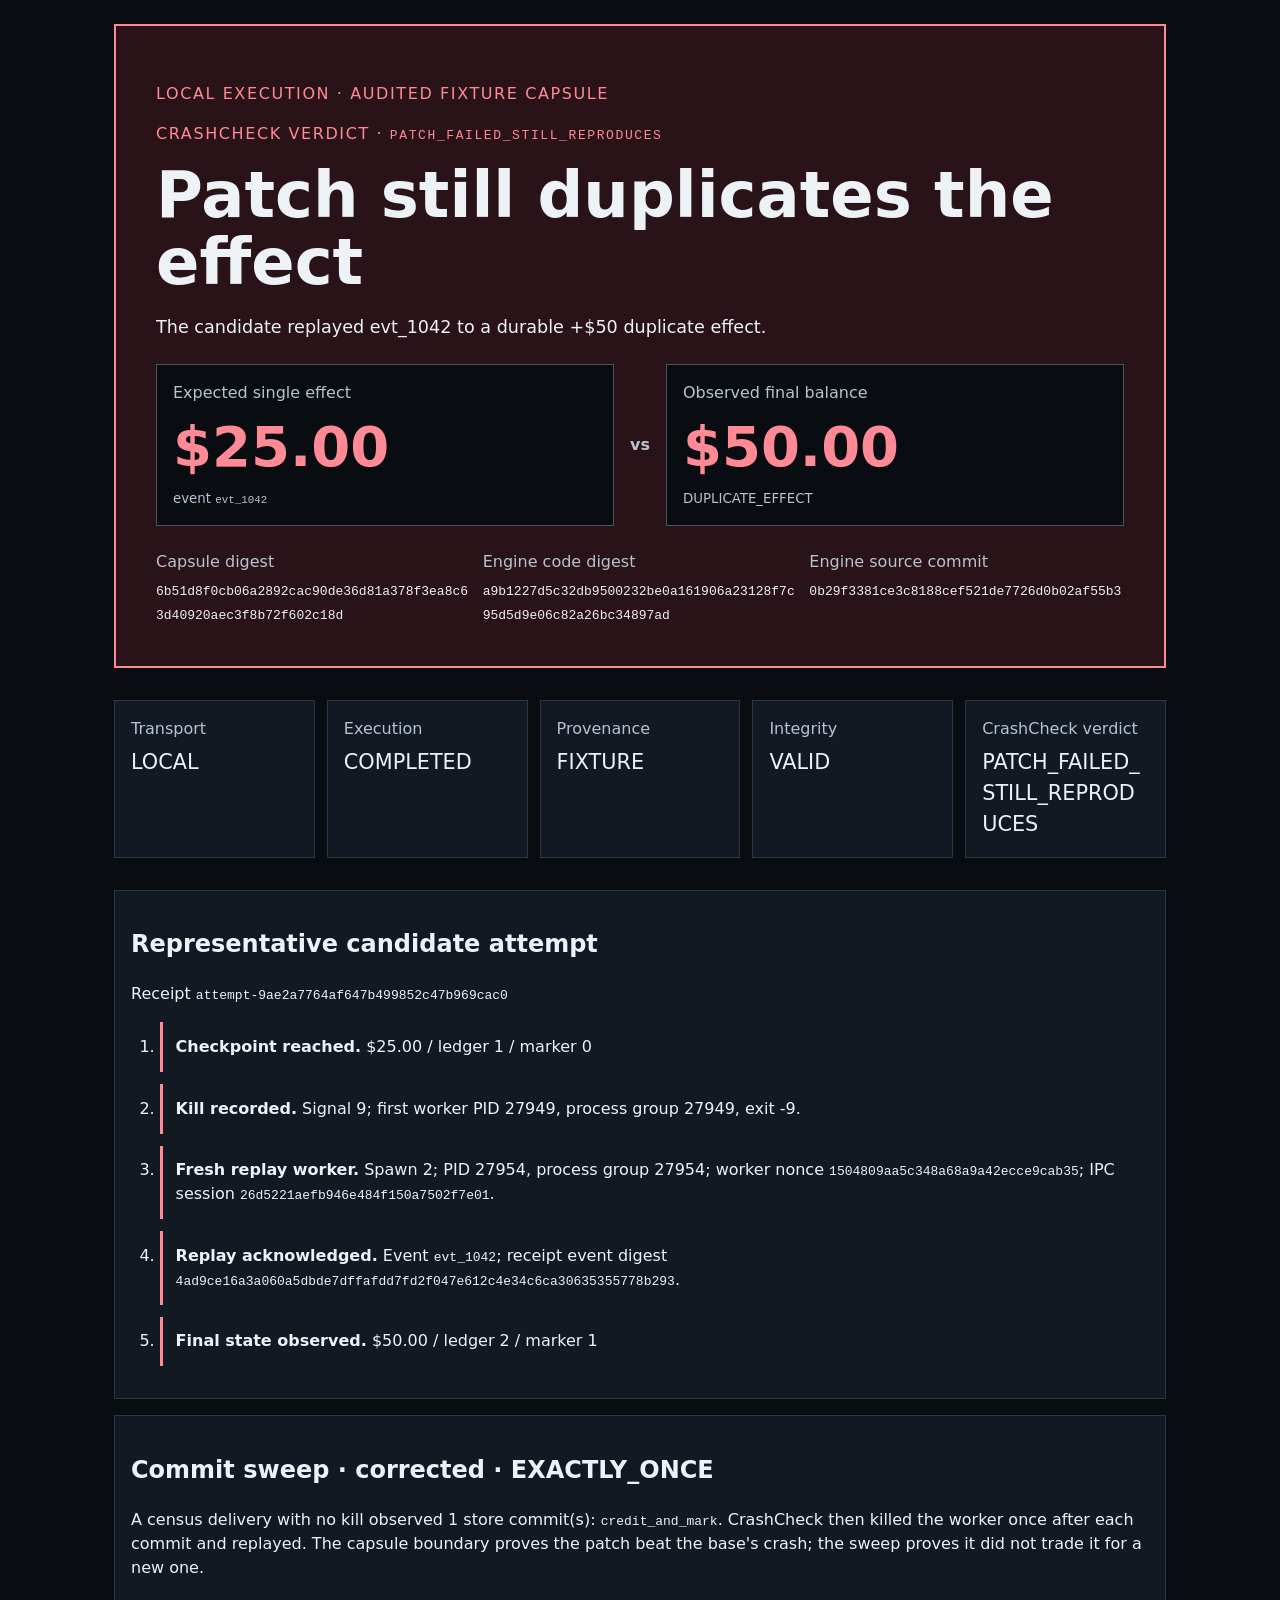
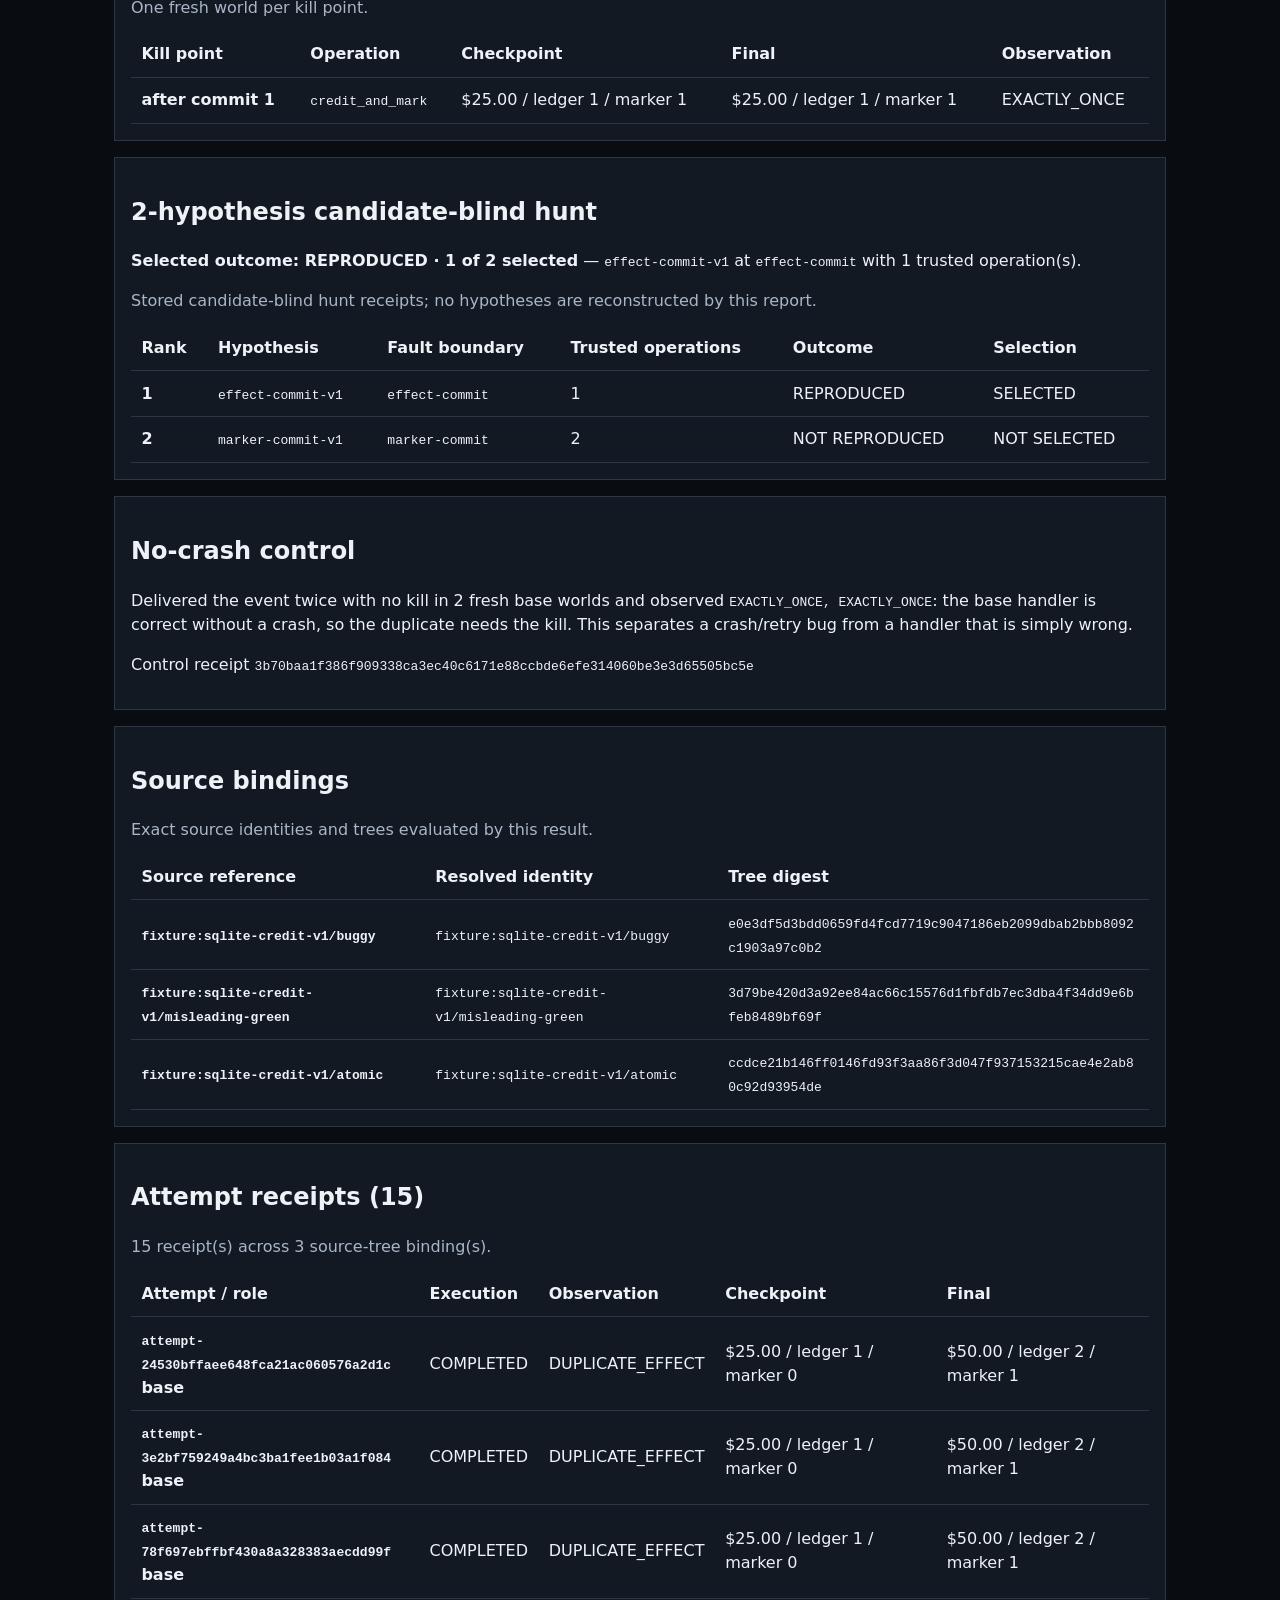
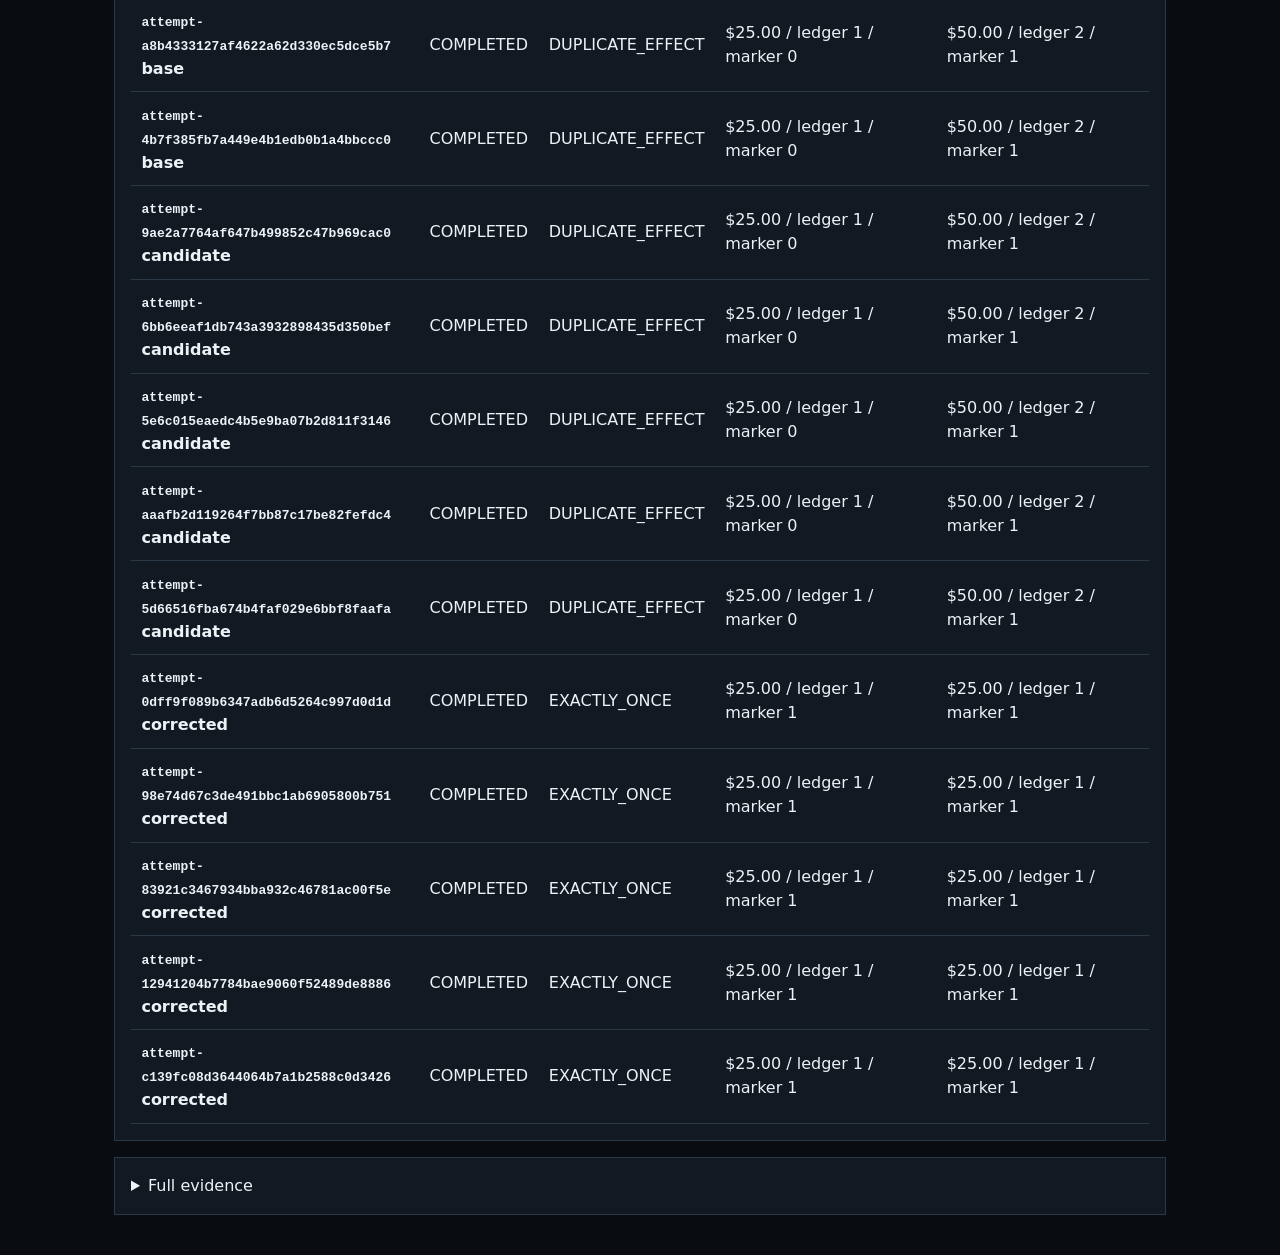
<file: docs/assets/crashcheck-hero/runs/local-20260905T074340-46797375/report.html>
<!doctype html>
<html lang="en">
<head>
<meta charset="utf-8">
<meta name="viewport" content="width=device-width,initial-scale=1">
<title>Nemisis CrashCheck — PATCH_FAILED_STILL_REPRODUCES</title>
<style>
:root { color-scheme: dark; font-family: ui-sans-serif, system-ui, sans-serif; line-height: 1.5; }
* { box-sizing: border-box; }
body { margin: 0 auto; max-width: 1100px; padding: 1.5rem; background: #090d12; color: #edf2f7; }
.verdict-pass { --accent: #70e5ad; --tint: #10241d; }
.verdict-fail { --accent: #ff8a96; --tint: #2a1318; }
.verdict-warn { --accent: #ffd166; --tint: #2a2211; }
.skip-link { position: absolute; left: -9999px; } .skip-link:focus { left: 1rem; top: 1rem; }
.hero { padding: clamp(1.2rem,4vw,2.5rem); background: var(--tint);
border: 2px solid var(--accent); }
.label,.verdict-code { color: var(--accent); letter-spacing: .1em; text-transform: uppercase; }
h1 { margin: .25rem 0; font-size: clamp(2rem,6vw,4rem); line-height: 1.05; }
.summary { max-width: 70ch; font-size: 1.1rem; }
.comparison { display: grid; grid-template-columns: minmax(0,1fr) auto minmax(0,1fr);
gap: 1rem; align-items: center; margin: 1.5rem 0; }
.measure { padding: 1rem; background: #090d12; border: 1px solid #465364; }
.measure span,.measure small { display: block; color: #b7c3d1; }
.measure strong { display: block; color: var(--accent); font-size: clamp(2rem,6vw,3.5rem); }
.versus { color: #b7c3d1; font-weight: 700; }
.identity,.axes { display: grid; gap: .75rem;
grid-template-columns: repeat(auto-fit,minmax(200px,1fr)); }
.identity { margin: 0; } .identity div { min-width: 0; }
.identity dt,.axes dt { color: #b7c3d1; }
.identity dd { margin: .25rem 0 0; }
.card { margin: 1rem 0; padding: 1rem; background: #121923; border: 1px solid #2a3747; }
.axes { margin: 1rem 0; } .axes div { min-width: 0; }
.axes dd { margin: .35rem 0 0; font-size: 1.3rem; overflow-wrap: anywhere; }
.timeline { display: grid; gap: .75rem; padding-left: 1.8rem; }
.timeline li { padding: .8rem; border-left: 3px solid var(--accent); }
.table-wrap { overflow-x: auto; }
table { border-collapse: collapse; width: 100%; } th,td { padding: .65rem; text-align: left;
border-bottom: 1px solid #2a3747; } code,pre { overflow-wrap: anywhere; white-space: pre-wrap; }
caption { padding: 0 0 .75rem; text-align: left; color: #a8b6c7; }
@media (max-width: 640px) {
body { padding: .75rem; } .comparison { grid-template-columns: 1fr; }
.versus { display: none; }
}
</style>
</head>
<body>
<a class="skip-link" href="#main">Skip to evidence</a>
<main id="main" class="verdict-fail">
<header class="hero">
<p class="label">LOCAL EXECUTION · AUDITED FIXTURE CAPSULE</p>
<p class="verdict-code">CrashCheck verdict · <code>PATCH_FAILED_STILL_REPRODUCES</code></p>
<h1>Patch still duplicates the effect</h1>
<p class="summary">The candidate replayed evt_1042 to a durable +$50 duplicate effect.</p>
<div class="comparison" aria-label="Expected and observed effects">
<div class="measure"><span>Expected single effect</span>
<strong>$25.00</strong>
<small>event <code>evt_1042</code></small></div>
<span class="versus" aria-hidden="true">vs</span>
<div class="measure"><span>Observed final balance</span><strong>$50.00</strong>
<small>DUPLICATE_EFFECT</small></div>
</div>
<dl class="identity" aria-label="Evidence identity">
<div><dt>Capsule digest</dt><dd><code>6b51d8f0cb06a2892cac90de36d81a378f3ea8c63d40920aec3f8b72f602c18d</code></dd></div>
<div><dt>Engine code digest</dt><dd><code>a9b1227d5c32db9500232be0a161906a23128f7c95d5d9e06c82a26bc34897ad</code></dd></div>
<div><dt>Engine source commit</dt><dd><code>0b29f3381ce3c8188cef521de7726d0b02af55b3</code></dd></div>
</dl>
</header>
<dl class="axes" aria-label="Independent result axes">
<div class="card"><dt>Transport</dt><dd>LOCAL</dd></div>
<div class="card"><dt>Execution</dt><dd>COMPLETED</dd></div>
<div class="card"><dt>Provenance</dt><dd>FIXTURE</dd></div>
<div class="card"><dt>Integrity</dt><dd>VALID</dd></div>
<div class="card"><dt>CrashCheck verdict</dt><dd>PATCH_FAILED_STILL_REPRODUCES</dd></div>
</dl>

<section class="card" aria-labelledby="attempt-story"><h2 id="attempt-story">Representative candidate attempt</h2>
<p>Receipt <code>attempt-9ae2a7764af647b499852c47b969cac0</code></p>
<ol class="timeline">
<li><strong>Checkpoint reached.</strong> $25.00 / ledger 1 / marker 0</li>
<li><strong>Kill recorded.</strong> Signal 9; first worker PID 27949, process group 27949, exit -9.</li>
<li><strong>Fresh replay worker.</strong> Spawn 2; PID 27954, process group 27954; worker nonce <code>1504809aa5c348a68a9a42ecce9cab35</code>; IPC session <code>26d5221aefb946e484f150a7502f7e01</code>.</li>
<li><strong>Replay acknowledged.</strong> Event <code>evt_1042</code>; receipt event digest <code>4ad9ce16a3a060a5dbde7dffafdd7fd2f047e612c4e34c6ca30635355778b293</code>.</li>
<li><strong>Final state observed.</strong> $50.00 / ledger 2 / marker 1</li>
</ol></section>
<section class="card" aria-labelledby="sweep-corrected">
<h2 id="sweep-corrected">Commit sweep · corrected · <span class="verdict-pass">EXACTLY_ONCE</span></h2>
<p>A census delivery with no kill observed 1 store commit(s):
<code>credit_and_mark</code>. CrashCheck then killed the worker once after
each commit and replayed. The capsule boundary proves the patch beat the base's crash; the sweep
proves it did not trade it for a new one.</p>
<div class="table-wrap" role="region" aria-label="Commit sweep receipts" tabindex="0"><table>
<caption>One fresh world per kill point.</caption>
<thead><tr><th scope="col">Kill point</th><th scope="col">Operation</th>
<th scope="col">Checkpoint</th><th scope="col">Final</th><th scope="col">Observation</th></tr>
</thead><tbody><tr><th scope="row">after commit 1</th><td><code>credit_and_mark</code></td><td>$25.00 / ledger 1 / marker 1</td><td>$25.00 / ledger 1 / marker 1</td><td>EXACTLY_ONCE</td></tr></tbody></table></div></section>
<section class="card" aria-labelledby="hypothesis-hunt">
<h2 id="hypothesis-hunt">2-hypothesis candidate-blind hunt</h2>
<p><strong>Selected outcome: REPRODUCED · 1 of 2 selected</strong> — <code>effect-commit-v1</code> at <code>effect-commit</code> with 1 trusted operation(s).</p>
<div class="table-wrap" role="region" aria-label="Hypothesis hunt receipts" tabindex="0"><table>
<caption>Stored candidate-blind hunt receipts; no hypotheses are reconstructed by this report.</caption>
<thead><tr><th scope="col">Rank</th><th scope="col">Hypothesis</th>
<th scope="col">Fault boundary</th><th scope="col">Trusted operations</th>
<th scope="col">Outcome</th><th scope="col">Selection</th></tr></thead>
<tbody><tr><th scope="row">1</th><td><code>effect-commit-v1</code></td><td><code>effect-commit</code></td><td>1</td><td>REPRODUCED</td><td>SELECTED</td></tr><tr><th scope="row">2</th><td><code>marker-commit-v1</code></td><td><code>marker-commit</code></td><td>2</td><td>NOT REPRODUCED</td><td>NOT SELECTED</td></tr></tbody></table></div></section>
<section class="card" aria-labelledby="minimization">
<h2 id="minimization">No-crash control</h2>
<p>Delivered the event twice with no kill in 2 fresh base worlds
and observed <code>EXACTLY_ONCE, EXACTLY_ONCE</code>: the base handler is correct without a crash, so the duplicate needs the kill. This separates a
crash/retry bug from a handler that is simply wrong.</p>
<p>Control receipt <code>3b70baa1f386f909338ca3ec40c6171e88ccbde6efe314060be3e3d65505bc5e</code></p></section>
<section class="card" aria-labelledby="source-bindings">
<h2 id="source-bindings">Source bindings</h2>
<div class="table-wrap" role="region" aria-label="Source bindings" tabindex="0"><table>
<caption>Exact source identities and trees evaluated by this result.</caption>
<thead><tr><th scope="col">Source reference</th><th scope="col">Resolved identity</th>
<th scope="col">Tree digest</th></tr></thead>
<tbody><tr><th scope="row"><code>fixture:sqlite-credit-v1/buggy</code></th><td><code>fixture:sqlite-credit-v1/buggy</code></td><td><code>e0e3df5d3bdd0659fd4fcd7719c9047186eb2099dbab2bbb8092c1903a97c0b2</code></td></tr><tr><th scope="row"><code>fixture:sqlite-credit-v1/misleading-green</code></th><td><code>fixture:sqlite-credit-v1/misleading-green</code></td><td><code>3d79be420d3a92ee84ac66c15576d1fbfdb7ec3dba4f34dd9e6bfeb8489bf69f</code></td></tr><tr><th scope="row"><code>fixture:sqlite-credit-v1/atomic</code></th><td><code>fixture:sqlite-credit-v1/atomic</code></td><td><code>ccdce21b146ff0146fd93f3aa86f3d047f937153215cae4e2ab80c92d93954de</code></td></tr></tbody></table></div></section>
<section class="card" aria-labelledby="attempt-receipts">
<h2 id="attempt-receipts">Attempt receipts (15)</h2>
<div class="table-wrap" role="region" aria-label="Attempt receipts" tabindex="0"><table>
<caption>15 receipt(s) across 3 source-tree binding(s).</caption>
<thead><tr><th scope="col">Attempt / role</th><th scope="col">Execution</th>
<th scope="col">Observation</th><th scope="col">Checkpoint</th>
<th scope="col">Final</th></tr></thead>
<tbody><tr><th scope="row"><code>attempt-24530bffaee648fca21ac060576a2d1c</code><br>base</th><td>COMPLETED</td><td>DUPLICATE_EFFECT</td><td>$25.00 / ledger 1 / marker 0</td><td>$50.00 / ledger 2 / marker 1</td></tr><tr><th scope="row"><code>attempt-3e2bf759249a4bc3ba1fee1b03a1f084</code><br>base</th><td>COMPLETED</td><td>DUPLICATE_EFFECT</td><td>$25.00 / ledger 1 / marker 0</td><td>$50.00 / ledger 2 / marker 1</td></tr><tr><th scope="row"><code>attempt-78f697ebffbf430a8a328383aecdd99f</code><br>base</th><td>COMPLETED</td><td>DUPLICATE_EFFECT</td><td>$25.00 / ledger 1 / marker 0</td><td>$50.00 / ledger 2 / marker 1</td></tr><tr><th scope="row"><code>attempt-a8b4333127af4622a62d330ec5dce5b7</code><br>base</th><td>COMPLETED</td><td>DUPLICATE_EFFECT</td><td>$25.00 / ledger 1 / marker 0</td><td>$50.00 / ledger 2 / marker 1</td></tr><tr><th scope="row"><code>attempt-4b7f385fb7a449e4b1edb0b1a4bbccc0</code><br>base</th><td>COMPLETED</td><td>DUPLICATE_EFFECT</td><td>$25.00 / ledger 1 / marker 0</td><td>$50.00 / ledger 2 / marker 1</td></tr><tr><th scope="row"><code>attempt-9ae2a7764af647b499852c47b969cac0</code><br>candidate</th><td>COMPLETED</td><td>DUPLICATE_EFFECT</td><td>$25.00 / ledger 1 / marker 0</td><td>$50.00 / ledger 2 / marker 1</td></tr><tr><th scope="row"><code>attempt-6bb6eeaf1db743a3932898435d350bef</code><br>candidate</th><td>COMPLETED</td><td>DUPLICATE_EFFECT</td><td>$25.00 / ledger 1 / marker 0</td><td>$50.00 / ledger 2 / marker 1</td></tr><tr><th scope="row"><code>attempt-5e6c015eaedc4b5e9ba07b2d811f3146</code><br>candidate</th><td>COMPLETED</td><td>DUPLICATE_EFFECT</td><td>$25.00 / ledger 1 / marker 0</td><td>$50.00 / ledger 2 / marker 1</td></tr><tr><th scope="row"><code>attempt-aaafb2d119264f7bb87c17be82fefdc4</code><br>candidate</th><td>COMPLETED</td><td>DUPLICATE_EFFECT</td><td>$25.00 / ledger 1 / marker 0</td><td>$50.00 / ledger 2 / marker 1</td></tr><tr><th scope="row"><code>attempt-5d66516fba674b4faf029e6bbf8faafa</code><br>candidate</th><td>COMPLETED</td><td>DUPLICATE_EFFECT</td><td>$25.00 / ledger 1 / marker 0</td><td>$50.00 / ledger 2 / marker 1</td></tr><tr><th scope="row"><code>attempt-0dff9f089b6347adb6d5264c997d0d1d</code><br>corrected</th><td>COMPLETED</td><td>EXACTLY_ONCE</td><td>$25.00 / ledger 1 / marker 1</td><td>$25.00 / ledger 1 / marker 1</td></tr><tr><th scope="row"><code>attempt-98e74d67c3de491bbc1ab6905800b751</code><br>corrected</th><td>COMPLETED</td><td>EXACTLY_ONCE</td><td>$25.00 / ledger 1 / marker 1</td><td>$25.00 / ledger 1 / marker 1</td></tr><tr><th scope="row"><code>attempt-83921c3467934bba932c46781ac00f5e</code><br>corrected</th><td>COMPLETED</td><td>EXACTLY_ONCE</td><td>$25.00 / ledger 1 / marker 1</td><td>$25.00 / ledger 1 / marker 1</td></tr><tr><th scope="row"><code>attempt-12941204b7784bae9060f52489de8886</code><br>corrected</th><td>COMPLETED</td><td>EXACTLY_ONCE</td><td>$25.00 / ledger 1 / marker 1</td><td>$25.00 / ledger 1 / marker 1</td></tr><tr><th scope="row"><code>attempt-c139fc08d3644064b7a1b2588c0d3426</code><br>corrected</th><td>COMPLETED</td><td>EXACTLY_ONCE</td><td>$25.00 / ledger 1 / marker 1</td><td>$25.00 / ledger 1 / marker 1</td></tr></tbody></table></div></section>
<details class="card"><summary>Full evidence</summary>
<pre>{
  &quot;capsule&quot;: {
    &quot;account_id&quot;: &quot;acct_7&quot;,
    &quot;amount_cents&quot;: 2500,
    &quot;contract_digest&quot;: &quot;a7dda9b1726fc74de0b594c57d3ce2647c21e4e4231431d78f22c92a466f562a&quot;,
    &quot;digest&quot;: &quot;6b51d8f0cb06a2892cac90de36d81a378f3ea8c63d40920aec3f8b72f602c18d&quot;,
    &quot;engine_code_digest&quot;: &quot;a9b1227d5c32db9500232be0a161906a23128f7c95d5d9e06c82a26bc34897ad&quot;,
    &quot;environment_digest&quot;: &quot;dbe8e6a78cdca4b4b858aa34b3f263c5f6c6bde5c06989a36c33d1097dbbee90&quot;,
    &quot;event_digest&quot;: &quot;4ad9ce16a3a060a5dbde7dffafdd7fd2f047e612c4e34c6ca30635355778b293&quot;,
    &quot;event_id&quot;: &quot;evt_1042&quot;,
    &quot;fault_boundary&quot;: &quot;effect-commit&quot;,
    &quot;fault_intent_id&quot;: &quot;first-credit-effect-commit-v1&quot;,
    &quot;initial_database_digest&quot;: &quot;8ecc527398763a26042cc2df0432de315a75149a50b6eeb048e53c21e544b937&quot;,
    &quot;minimization_trace&quot;: [
      &quot;3b70baa1f386f909338ca3ec40c6171e88ccbde6efe314060be3e3d65505bc5e&quot;
    ],
    &quot;originating_base_tree_digest&quot;: &quot;e0e3df5d3bdd0659fd4fcd7719c9047186eb2099dbab2bbb8092c1903a97c0b2&quot;,
    &quot;predicate_ids&quot;: [
      &quot;single-credit-and-marker-v1&quot;
    ],
    &quot;probe_id&quot;: &quot;credit-state-v1&quot;,
    &quot;runner_id&quot;: &quot;sqlite-credit-runner-v1&quot;,
    &quot;runner_version&quot;: &quot;1&quot;,
    &quot;scenario_id&quot;: &quot;sqlite-credit-v1&quot;,
    &quot;scenario_version&quot;: &quot;1&quot;,
    &quot;schema_version&quot;: &quot;1&quot;,
    &quot;truth_label&quot;: &quot;FIXTURE&quot;
  },
  &quot;result&quot;: {
    &quot;anchor_resolutions&quot;: [],
    &quot;artifacts&quot;: {
      &quot;capsule&quot;: &quot;repros/double-credit/6b51d8f0cb06a2892cac90de36d81a378f3ea8c63d40920aec3f8b72f602c18d/capsule.json&quot;,
      &quot;contract&quot;: &quot;repros/double-credit/6b51d8f0cb06a2892cac90de36d81a378f3ea8c63d40920aec3f8b72f602c18d/contract.json&quot;,
      &quot;event&quot;: &quot;repros/double-credit/6b51d8f0cb06a2892cac90de36d81a378f3ea8c63d40920aec3f8b72f602c18d/event.json&quot;,
      &quot;hunt&quot;: &quot;repros/double-credit/6b51d8f0cb06a2892cac90de36d81a378f3ea8c63d40920aec3f8b72f602c18d/hunt.json&quot;,
      &quot;manifest&quot;: &quot;runs/local-20260905T074340-46797375/manifest.json&quot;,
      &quot;metadata&quot;: &quot;repros/double-credit/6b51d8f0cb06a2892cac90de36d81a378f3ea8c63d40920aec3f8b72f602c18d/metadata.json&quot;,
      &quot;minimization&quot;: &quot;runs/local-20260905T074340-46797375/minimization.json&quot;,
      &quot;regression_test&quot;: &quot;repros/double-credit/6b51d8f0cb06a2892cac90de36d81a378f3ea8c63d40920aec3f8b72f602c18d/test_repro.py&quot;,
      &quot;report&quot;: &quot;runs/local-20260905T074340-46797375/report.html&quot;
    },
    &quot;attempts&quot;: [
      {
        &quot;amount_cents&quot;: 2500,
        &quot;binding_digest&quot;: &quot;2e904b8bf876405a2844acfa84b34062513c4370c20b20bfaa657ec66461e2ca&quot;,
        &quot;capsule_digest&quot;: &quot;6b51d8f0cb06a2892cac90de36d81a378f3ea8c63d40920aec3f8b72f602c18d&quot;,
        &quot;checkpoint_reached&quot;: true,
        &quot;checkpoint_snapshot&quot;: {
          &quot;account_balance_cents&quot;: 2500,
          &quot;digest&quot;: &quot;6f61e2e3bb3580098362743e98afbf5b262bcb3e79d01ddaee3e0b4c2e9af56d&quot;,
          &quot;event_ledger_count&quot;: 1,
          &quot;event_ledger_total_cents&quot;: 2500,
          &quot;event_marker_count&quot;: 0
        },
        &quot;contract_digest&quot;: &quot;a7dda9b1726fc74de0b594c57d3ce2647c21e4e4231431d78f22c92a466f562a&quot;,
        &quot;database_id&quot;: &quot;db-a99ab252d83d42218483ef72745aec75&quot;,
        &quot;digest&quot;: &quot;02d38695453e1003fe08cc0dc300b2ff03df9c553a417da15b5b558aa0b56fa7&quot;,
        &quot;ended_at&quot;: &quot;2026-09-05T07:43:40.857903Z&quot;,
        &quot;environment_digest&quot;: &quot;dbe8e6a78cdca4b4b858aa34b3f263c5f6c6bde5c06989a36c33d1097dbbee90&quot;,
        &quot;event_digest&quot;: &quot;4ad9ce16a3a060a5dbde7dffafdd7fd2f047e612c4e34c6ca30635355778b293&quot;,
        &quot;execution_nonce&quot;: &quot;base-1-b8e7e11cc8f2450794192845f3ce3e55&quot;,
        &quot;execution_status&quot;: &quot;COMPLETED&quot;,
        &quot;failure_detail&quot;: null,
        &quot;final_snapshot&quot;: {
          &quot;account_balance_cents&quot;: 5000,
          &quot;digest&quot;: &quot;955a2e785f002d75fd51726d23bf3b7a9874720f88f148fa1aece7575cc04137&quot;,
          &quot;event_ledger_count&quot;: 2,
          &quot;event_ledger_total_cents&quot;: 5000,
          &quot;event_marker_count&quot;: 1
        },
        &quot;initial_database_digest&quot;: &quot;8ecc527398763a26042cc2df0432de315a75149a50b6eeb048e53c21e544b937&quot;,
        &quot;initial_database_file_digest&quot;: &quot;deaf9b9ace9d1644100cafe0cf736c7e2a74ee70d9a55169086b01349260430d&quot;,
        &quot;integrity_status&quot;: &quot;VALID&quot;,
        &quot;kill_after_commit&quot;: null,
        &quot;kill_signal&quot;: 9,
        &quot;observation&quot;: &quot;DUPLICATE_EFFECT&quot;,
        &quot;post_execution_tree_digest&quot;: &quot;e0e3df5d3bdd0659fd4fcd7719c9047186eb2099dbab2bbb8092c1903a97c0b2&quot;,
        &quot;post_kill_snapshot&quot;: {
          &quot;account_balance_cents&quot;: 2500,
          &quot;digest&quot;: &quot;6f61e2e3bb3580098362743e98afbf5b262bcb3e79d01ddaee3e0b4c2e9af56d&quot;,
          &quot;event_ledger_count&quot;: 1,
          &quot;event_ledger_total_cents&quot;: 2500,
          &quot;event_marker_count&quot;: 0
        },
        &quot;pre_crash_snapshot&quot;: {
          &quot;account_balance_cents&quot;: 0,
          &quot;digest&quot;: &quot;fe2fb934ba1f9f7e7c7eb9b4427d7e8a18cc075b306f3b13f263c1ff579921b4&quot;,
          &quot;event_ledger_count&quot;: 0,
          &quot;event_ledger_total_cents&quot;: 0,
          &quot;event_marker_count&quot;: 0
        },
        &quot;provider_image_id&quot;: null,
        &quot;provider_operation_id&quot;: null,
        &quot;receipt_id&quot;: &quot;attempt-24530bffaee648fca21ac060576a2d1c&quot;,
        &quot;replay_acknowledged&quot;: true,
        &quot;role&quot;: &quot;base&quot;,
        &quot;schema_version&quot;: &quot;1&quot;,
        &quot;spawns&quot;: [
          {
            &quot;ended_at&quot;: &quot;2026-09-05T07:43:40.725556Z&quot;,
            &quot;event_digest&quot;: &quot;4ad9ce16a3a060a5dbde7dffafdd7fd2f047e612c4e34c6ca30635355778b293&quot;,
            &quot;exit_code&quot;: -9,
            &quot;ipc_session_id&quot;: &quot;c43b5cbe4f3e49368228c05cf9dc1034&quot;,
            &quot;phase&quot;: &quot;first&quot;,
            &quot;pid&quot;: 27935,
            &quot;process_group_id&quot;: 27935,
            &quot;spawn_index&quot;: 1,
            &quot;started_at&quot;: &quot;2026-09-05T07:43:40.612798Z&quot;,
            &quot;stderr_digest&quot;: &quot;92041b52b17dcdad902ae626a4c86f61dcc6dfbecaac367dddfc1a8943810a8c&quot;,
            &quot;stderr_excerpt&quot;: &quot;&quot;,
            &quot;stdout_digest&quot;: &quot;e3b0c44298fc1c149afbf4c8996fb92427ae41e4649b934ca495991b7852b855&quot;,
            &quot;stdout_excerpt&quot;: &quot;&quot;,
            &quot;worker_nonce&quot;: &quot;36f8c520887c4d0396dfc9ec6e5fb722&quot;
          },
          {
            &quot;ended_at&quot;: &quot;2026-09-05T07:43:40.852685Z&quot;,
            &quot;event_digest&quot;: &quot;4ad9ce16a3a060a5dbde7dffafdd7fd2f047e612c4e34c6ca30635355778b293&quot;,
            &quot;exit_code&quot;: 0,
            &quot;ipc_session_id&quot;: &quot;20496a7de4c2495b871180cef7136ffb&quot;,
            &quot;phase&quot;: &quot;replay&quot;,
            &quot;pid&quot;: 27940,
            &quot;process_group_id&quot;: 27940,
            &quot;spawn_index&quot;: 2,
            &quot;started_at&quot;: &quot;2026-09-05T07:43:40.728370Z&quot;,
            &quot;stderr_digest&quot;: &quot;92041b52b17dcdad902ae626a4c86f61dcc6dfbecaac367dddfc1a8943810a8c&quot;,
            &quot;stderr_excerpt&quot;: &quot;&quot;,
            &quot;stdout_digest&quot;: &quot;e3b0c44298fc1c149afbf4c8996fb92427ae41e4649b934ca495991b7852b855&quot;,
            &quot;stdout_excerpt&quot;: &quot;&quot;,
            &quot;worker_nonce&quot;: &quot;b9713be1d1dc49a5a9a9a93d60cb794c&quot;
          }
        ],
        &quot;started_at&quot;: &quot;2026-09-05T07:43:40.601182Z&quot;,
        &quot;timeline&quot;: [
          {
            &quot;detail&quot;: &quot;&quot;,
            &quot;state&quot;: &quot;PREFLIGHT&quot;,
            &quot;timestamp&quot;: &quot;2026-09-05T07:43:40.601182Z&quot;
          },
          {
            &quot;detail&quot;: &quot;db-a99ab252d83d42218483ef72745aec75&quot;,
            &quot;state&quot;: &quot;DATABASE_SEEDED&quot;,
            &quot;timestamp&quot;: &quot;2026-09-05T07:43:40.610510Z&quot;
          },
          {
            &quot;detail&quot;: &quot;&quot;,
            &quot;state&quot;: &quot;PRE_CRASH_PROBED&quot;,
            &quot;timestamp&quot;: &quot;2026-09-05T07:43:40.610943Z&quot;
          },
          {
            &quot;detail&quot;: &quot;27935&quot;,
            &quot;state&quot;: &quot;FIRST_WORKER_STARTED&quot;,
            &quot;timestamp&quot;: &quot;2026-09-05T07:43:40.613090Z&quot;
          },
          {
            &quot;detail&quot;: &quot;6f61e2e3bb3580098362743e98afbf5b262bcb3e79d01ddaee3e0b4c2e9af56d&quot;,
            &quot;state&quot;: &quot;CHECKPOINT_REACHED&quot;,
            &quot;timestamp&quot;: &quot;2026-09-05T07:43:40.724004Z&quot;
          },
          {
            &quot;detail&quot;: &quot;-9&quot;,
            &quot;state&quot;: &quot;WORKER_KILLED&quot;,
            &quot;timestamp&quot;: &quot;2026-09-05T07:43:40.725558Z&quot;
          },
          {
            &quot;detail&quot;: &quot;6f61e2e3bb3580098362743e98afbf5b262bcb3e79d01ddaee3e0b4c2e9af56d&quot;,
            &quot;state&quot;: &quot;POST_KILL_PROBED&quot;,
            &quot;timestamp&quot;: &quot;2026-09-05T07:43:40.726223Z&quot;
          },
          {
            &quot;detail&quot;: &quot;27940&quot;,
            &quot;state&quot;: &quot;REPLAY_WORKER_STARTED&quot;,
            &quot;timestamp&quot;: &quot;2026-09-05T07:43:40.729557Z&quot;
          },
          {
            &quot;detail&quot;: &quot;4ad9ce16a3a060a5dbde7dffafdd7fd2f047e612c4e34c6ca30635355778b293&quot;,
            &quot;state&quot;: &quot;EVENT_REPLAYED&quot;,
            &quot;timestamp&quot;: &quot;2026-09-05T07:43:40.854176Z&quot;
          },
          {
            &quot;detail&quot;: &quot;955a2e785f002d75fd51726d23bf3b7a9874720f88f148fa1aece7575cc04137&quot;,
            &quot;state&quot;: &quot;FINAL_STATE_PROBED&quot;,
            &quot;timestamp&quot;: &quot;2026-09-05T07:43:40.854180Z&quot;
          },
          {
            &quot;detail&quot;: &quot;DUPLICATE_EFFECT&quot;,
            &quot;state&quot;: &quot;COMPLETE&quot;,
            &quot;timestamp&quot;: &quot;2026-09-05T07:43:40.857903Z&quot;
          }
        ],
        &quot;transport&quot;: &quot;LOCAL&quot;,
        &quot;tree_digest&quot;: &quot;e0e3df5d3bdd0659fd4fcd7719c9047186eb2099dbab2bbb8092c1903a97c0b2&quot;
      },
      {
        &quot;amount_cents&quot;: 2500,
        &quot;binding_digest&quot;: &quot;2e904b8bf876405a2844acfa84b34062513c4370c20b20bfaa657ec66461e2ca&quot;,
        &quot;capsule_digest&quot;: &quot;6b51d8f0cb06a2892cac90de36d81a378f3ea8c63d40920aec3f8b72f602c18d&quot;,
        &quot;checkpoint_reached&quot;: true,
        &quot;checkpoint_snapshot&quot;: {
          &quot;account_balance_cents&quot;: 2500,
          &quot;digest&quot;: &quot;6f61e2e3bb3580098362743e98afbf5b262bcb3e79d01ddaee3e0b4c2e9af56d&quot;,
          &quot;event_ledger_count&quot;: 1,
          &quot;event_ledger_total_cents&quot;: 2500,
          &quot;event_marker_count&quot;: 0
        },
        &quot;contract_digest&quot;: &quot;a7dda9b1726fc74de0b594c57d3ce2647c21e4e4231431d78f22c92a466f562a&quot;,
        &quot;database_id&quot;: &quot;db-2f9b71d1493346c1b1ed78433cdafd07&quot;,
        &quot;digest&quot;: &quot;7a9116b506b530b652f40650a663b15e6338394d85fcb3ba1973961d3ff82e0b&quot;,
        &quot;ended_at&quot;: &quot;2026-09-05T07:43:40.856174Z&quot;,
        &quot;environment_digest&quot;: &quot;dbe8e6a78cdca4b4b858aa34b3f263c5f6c6bde5c06989a36c33d1097dbbee90&quot;,
        &quot;event_digest&quot;: &quot;4ad9ce16a3a060a5dbde7dffafdd7fd2f047e612c4e34c6ca30635355778b293&quot;,
        &quot;execution_nonce&quot;: &quot;base-2-642d5737f66b4aa38af8f2f57e3054d2&quot;,
        &quot;execution_status&quot;: &quot;COMPLETED&quot;,
        &quot;failure_detail&quot;: null,
        &quot;final_snapshot&quot;: {
          &quot;account_balance_cents&quot;: 5000,
          &quot;digest&quot;: &quot;955a2e785f002d75fd51726d23bf3b7a9874720f88f148fa1aece7575cc04137&quot;,
          &quot;event_ledger_count&quot;: 2,
          &quot;event_ledger_total_cents&quot;: 5000,
          &quot;event_marker_count&quot;: 1
        },
        &quot;initial_database_digest&quot;: &quot;8ecc527398763a26042cc2df0432de315a75149a50b6eeb048e53c21e544b937&quot;,
        &quot;initial_database_file_digest&quot;: &quot;deaf9b9ace9d1644100cafe0cf736c7e2a74ee70d9a55169086b01349260430d&quot;,
        &quot;integrity_status&quot;: &quot;VALID&quot;,
        &quot;kill_after_commit&quot;: null,
        &quot;kill_signal&quot;: 9,
        &quot;observation&quot;: &quot;DUPLICATE_EFFECT&quot;,
        &quot;post_execution_tree_digest&quot;: &quot;e0e3df5d3bdd0659fd4fcd7719c9047186eb2099dbab2bbb8092c1903a97c0b2&quot;,
        &quot;post_kill_snapshot&quot;: {
          &quot;account_balance_cents&quot;: 2500,
          &quot;digest&quot;: &quot;6f61e2e3bb3580098362743e98afbf5b262bcb3e79d01ddaee3e0b4c2e9af56d&quot;,
          &quot;event_ledger_count&quot;: 1,
          &quot;event_ledger_total_cents&quot;: 2500,
          &quot;event_marker_count&quot;: 0
        },
        &quot;pre_crash_snapshot&quot;: {
          &quot;account_balance_cents&quot;: 0,
          &quot;digest&quot;: &quot;fe2fb934ba1f9f7e7c7eb9b4427d7e8a18cc075b306f3b13f263c1ff579921b4&quot;,
          &quot;event_ledger_count&quot;: 0,
          &quot;event_ledger_total_cents&quot;: 0,
          &quot;event_marker_count&quot;: 0
        },
        &quot;provider_image_id&quot;: null,
        &quot;provider_operation_id&quot;: null,
        &quot;receipt_id&quot;: &quot;attempt-3e2bf759249a4bc3ba1fee1b03a1f084&quot;,
        &quot;replay_acknowledged&quot;: true,
        &quot;role&quot;: &quot;base&quot;,
        &quot;schema_version&quot;: &quot;1&quot;,
        &quot;spawns&quot;: [
          {
            &quot;ended_at&quot;: &quot;2026-09-05T07:43:40.725789Z&quot;,
            &quot;event_digest&quot;: &quot;4ad9ce16a3a060a5dbde7dffafdd7fd2f047e612c4e34c6ca30635355778b293&quot;,
            &quot;exit_code&quot;: -9,
            &quot;ipc_session_id&quot;: &quot;6d0e5e62fe5441939b6990a6162cd6fe&quot;,
            &quot;phase&quot;: &quot;first&quot;,
            &quot;pid&quot;: 27936,
            &quot;process_group_id&quot;: 27936,
            &quot;spawn_index&quot;: 1,
            &quot;started_at&quot;: &quot;2026-09-05T07:43:40.615262Z&quot;,
            &quot;stderr_digest&quot;: &quot;92041b52b17dcdad902ae626a4c86f61dcc6dfbecaac367dddfc1a8943810a8c&quot;,
            &quot;stderr_excerpt&quot;: &quot;&quot;,
            &quot;stdout_digest&quot;: &quot;e3b0c44298fc1c149afbf4c8996fb92427ae41e4649b934ca495991b7852b855&quot;,
            &quot;stdout_excerpt&quot;: &quot;&quot;,
            &quot;worker_nonce&quot;: &quot;d2f7997b8b3e4d94a59c7f8aa5f7214a&quot;
          },
          {
            &quot;ended_at&quot;: &quot;2026-09-05T07:43:40.852801Z&quot;,
            &quot;event_digest&quot;: &quot;4ad9ce16a3a060a5dbde7dffafdd7fd2f047e612c4e34c6ca30635355778b293&quot;,
            &quot;exit_code&quot;: 0,
            &quot;ipc_session_id&quot;: &quot;7d434c04c32d4d74ac2f19dc29ed9ec6&quot;,
            &quot;phase&quot;: &quot;replay&quot;,
            &quot;pid&quot;: 27942,
            &quot;process_group_id&quot;: 27942,
            &quot;spawn_index&quot;: 2,
            &quot;started_at&quot;: &quot;2026-09-05T07:43:40.731227Z&quot;,
            &quot;stderr_digest&quot;: &quot;92041b52b17dcdad902ae626a4c86f61dcc6dfbecaac367dddfc1a8943810a8c&quot;,
            &quot;stderr_excerpt&quot;: &quot;&quot;,
            &quot;stdout_digest&quot;: &quot;e3b0c44298fc1c149afbf4c8996fb92427ae41e4649b934ca495991b7852b855&quot;,
            &quot;stdout_excerpt&quot;: &quot;&quot;,
            &quot;worker_nonce&quot;: &quot;70c7bb8f93034d1783612c8154e55fbd&quot;
          }
        ],
        &quot;started_at&quot;: &quot;2026-09-05T07:43:40.601349Z&quot;,
        &quot;timeline&quot;: [
          {
            &quot;detail&quot;: &quot;&quot;,
            &quot;state&quot;: &quot;PREFLIGHT&quot;,
            &quot;timestamp&quot;: &quot;2026-09-05T07:43:40.601349Z&quot;
          },
          {
            &quot;detail&quot;: &quot;db-2f9b71d1493346c1b1ed78433cdafd07&quot;,
            &quot;state&quot;: &quot;DATABASE_SEEDED&quot;,
            &quot;timestamp&quot;: &quot;2026-09-05T07:43:40.610861Z&quot;
          },
          {
            &quot;detail&quot;: &quot;&quot;,
            &quot;state&quot;: &quot;PRE_CRASH_PROBED&quot;,
            &quot;timestamp&quot;: &quot;2026-09-05T07:43:40.613338Z&quot;
          },
          {
            &quot;detail&quot;: &quot;27936&quot;,
            &quot;state&quot;: &quot;FIRST_WORKER_STARTED&quot;,
            &quot;timestamp&quot;: &quot;2026-09-05T07:43:40.616955Z&quot;
          },
          {
            &quot;detail&quot;: &quot;6f61e2e3bb3580098362743e98afbf5b262bcb3e79d01ddaee3e0b4c2e9af56d&quot;,
            &quot;state&quot;: &quot;CHECKPOINT_REACHED&quot;,
            &quot;timestamp&quot;: &quot;2026-09-05T07:43:40.721234Z&quot;
          },
          {
            &quot;detail&quot;: &quot;-9&quot;,
            &quot;state&quot;: &quot;WORKER_KILLED&quot;,
            &quot;timestamp&quot;: &quot;2026-09-05T07:43:40.725791Z&quot;
          },
          {
            &quot;detail&quot;: &quot;6f61e2e3bb3580098362743e98afbf5b262bcb3e79d01ddaee3e0b4c2e9af56d&quot;,
            &quot;state&quot;: &quot;POST_KILL_PROBED&quot;,
            &quot;timestamp&quot;: &quot;2026-09-05T07:43:40.728690Z&quot;
          },
          {
            &quot;detail&quot;: &quot;27942&quot;,
            &quot;state&quot;: &quot;REPLAY_WORKER_STARTED&quot;,
            &quot;timestamp&quot;: &quot;2026-09-05T07:43:40.731433Z&quot;
          },
          {
            &quot;detail&quot;: &quot;4ad9ce16a3a060a5dbde7dffafdd7fd2f047e612c4e34c6ca30635355778b293&quot;,
            &quot;state&quot;: &quot;EVENT_REPLAYED&quot;,
            &quot;timestamp&quot;: &quot;2026-09-05T07:43:40.853623Z&quot;
          },
          {
            &quot;detail&quot;: &quot;955a2e785f002d75fd51726d23bf3b7a9874720f88f148fa1aece7575cc04137&quot;,
            &quot;state&quot;: &quot;FINAL_STATE_PROBED&quot;,
            &quot;timestamp&quot;: &quot;2026-09-05T07:43:40.853633Z&quot;
          },
          {
            &quot;detail&quot;: &quot;DUPLICATE_EFFECT&quot;,
            &quot;state&quot;: &quot;COMPLETE&quot;,
            &quot;timestamp&quot;: &quot;2026-09-05T07:43:40.856174Z&quot;
          }
        ],
        &quot;transport&quot;: &quot;LOCAL&quot;,
        &quot;tree_digest&quot;: &quot;e0e3df5d3bdd0659fd4fcd7719c9047186eb2099dbab2bbb8092c1903a97c0b2&quot;
      },
      {
        &quot;amount_cents&quot;: 2500,
        &quot;binding_digest&quot;: &quot;2e904b8bf876405a2844acfa84b34062513c4370c20b20bfaa657ec66461e2ca&quot;,
        &quot;capsule_digest&quot;: &quot;6b51d8f0cb06a2892cac90de36d81a378f3ea8c63d40920aec3f8b72f602c18d&quot;,
        &quot;checkpoint_reached&quot;: true,
        &quot;checkpoint_snapshot&quot;: {
          &quot;account_balance_cents&quot;: 2500,
          &quot;digest&quot;: &quot;6f61e2e3bb3580098362743e98afbf5b262bcb3e79d01ddaee3e0b4c2e9af56d&quot;,
          &quot;event_ledger_count&quot;: 1,
          &quot;event_ledger_total_cents&quot;: 2500,
          &quot;event_marker_count&quot;: 0
        },
        &quot;contract_digest&quot;: &quot;a7dda9b1726fc74de0b594c57d3ce2647c21e4e4231431d78f22c92a466f562a&quot;,
        &quot;database_id&quot;: &quot;db-523f03e732b44280867fef0d3e831889&quot;,
        &quot;digest&quot;: &quot;20d3a4f6d887b6f0e9074df89b86d235596d0b9461bd6094ea8a74a3d6c988aa&quot;,
        &quot;ended_at&quot;: &quot;2026-09-05T07:43:40.858582Z&quot;,
        &quot;environment_digest&quot;: &quot;dbe8e6a78cdca4b4b858aa34b3f263c5f6c6bde5c06989a36c33d1097dbbee90&quot;,
        &quot;event_digest&quot;: &quot;4ad9ce16a3a060a5dbde7dffafdd7fd2f047e612c4e34c6ca30635355778b293&quot;,
        &quot;execution_nonce&quot;: &quot;base-3-10cc4fa36b1a4a1583c209b23c653bab&quot;,
        &quot;execution_status&quot;: &quot;COMPLETED&quot;,
        &quot;failure_detail&quot;: null,
        &quot;final_snapshot&quot;: {
          &quot;account_balance_cents&quot;: 5000,
          &quot;digest&quot;: &quot;955a2e785f002d75fd51726d23bf3b7a9874720f88f148fa1aece7575cc04137&quot;,
          &quot;event_ledger_count&quot;: 2,
          &quot;event_ledger_total_cents&quot;: 5000,
          &quot;event_marker_count&quot;: 1
        },
        &quot;initial_database_digest&quot;: &quot;8ecc527398763a26042cc2df0432de315a75149a50b6eeb048e53c21e544b937&quot;,
        &quot;initial_database_file_digest&quot;: &quot;deaf9b9ace9d1644100cafe0cf736c7e2a74ee70d9a55169086b01349260430d&quot;,
        &quot;integrity_status&quot;: &quot;VALID&quot;,
        &quot;kill_after_commit&quot;: null,
        &quot;kill_signal&quot;: 9,
        &quot;observation&quot;: &quot;DUPLICATE_EFFECT&quot;,
        &quot;post_execution_tree_digest&quot;: &quot;e0e3df5d3bdd0659fd4fcd7719c9047186eb2099dbab2bbb8092c1903a97c0b2&quot;,
        &quot;post_kill_snapshot&quot;: {
          &quot;account_balance_cents&quot;: 2500,
          &quot;digest&quot;: &quot;6f61e2e3bb3580098362743e98afbf5b262bcb3e79d01ddaee3e0b4c2e9af56d&quot;,
          &quot;event_ledger_count&quot;: 1,
          &quot;event_ledger_total_cents&quot;: 2500,
          &quot;event_marker_count&quot;: 0
        },
        &quot;pre_crash_snapshot&quot;: {
          &quot;account_balance_cents&quot;: 0,
          &quot;digest&quot;: &quot;fe2fb934ba1f9f7e7c7eb9b4427d7e8a18cc075b306f3b13f263c1ff579921b4&quot;,
          &quot;event_ledger_count&quot;: 0,
          &quot;event_ledger_total_cents&quot;: 0,
          &quot;event_marker_count&quot;: 0
        },
        &quot;provider_image_id&quot;: null,
        &quot;provider_operation_id&quot;: null,
        &quot;receipt_id&quot;: &quot;attempt-78f697ebffbf430a8a328383aecdd99f&quot;,
        &quot;replay_acknowledged&quot;: true,
        &quot;role&quot;: &quot;base&quot;,
        &quot;schema_version&quot;: &quot;1&quot;,
        &quot;spawns&quot;: [
          {
            &quot;ended_at&quot;: &quot;2026-09-05T07:43:40.725578Z&quot;,
            &quot;event_digest&quot;: &quot;4ad9ce16a3a060a5dbde7dffafdd7fd2f047e612c4e34c6ca30635355778b293&quot;,
            &quot;exit_code&quot;: -9,
            &quot;ipc_session_id&quot;: &quot;a59c7fee64e04172b290f1651d55d781&quot;,
            &quot;phase&quot;: &quot;first&quot;,
            &quot;pid&quot;: 27937,
            &quot;process_group_id&quot;: 27937,
            &quot;spawn_index&quot;: 1,
            &quot;started_at&quot;: &quot;2026-09-05T07:43:40.615537Z&quot;,
            &quot;stderr_digest&quot;: &quot;92041b52b17dcdad902ae626a4c86f61dcc6dfbecaac367dddfc1a8943810a8c&quot;,
            &quot;stderr_excerpt&quot;: &quot;&quot;,
            &quot;stdout_digest&quot;: &quot;e3b0c44298fc1c149afbf4c8996fb92427ae41e4649b934ca495991b7852b855&quot;,
            &quot;stdout_excerpt&quot;: &quot;&quot;,
            &quot;worker_nonce&quot;: &quot;c5094a9ee45d4878a8ba79d53ee91d8c&quot;
          },
          {
            &quot;ended_at&quot;: &quot;2026-09-05T07:43:40.852647Z&quot;,
            &quot;event_digest&quot;: &quot;4ad9ce16a3a060a5dbde7dffafdd7fd2f047e612c4e34c6ca30635355778b293&quot;,
            &quot;exit_code&quot;: 0,
            &quot;ipc_session_id&quot;: &quot;e0bab3c6aa164d7db7b2a5b66bb22c61&quot;,
            &quot;phase&quot;: &quot;replay&quot;,
            &quot;pid&quot;: 27941,
            &quot;process_group_id&quot;: 27941,
            &quot;spawn_index&quot;: 2,
            &quot;started_at&quot;: &quot;2026-09-05T07:43:40.729914Z&quot;,
            &quot;stderr_digest&quot;: &quot;92041b52b17dcdad902ae626a4c86f61dcc6dfbecaac367dddfc1a8943810a8c&quot;,
            &quot;stderr_excerpt&quot;: &quot;&quot;,
            &quot;stdout_digest&quot;: &quot;e3b0c44298fc1c149afbf4c8996fb92427ae41e4649b934ca495991b7852b855&quot;,
            &quot;stdout_excerpt&quot;: &quot;&quot;,
            &quot;worker_nonce&quot;: &quot;70dea415ffff47d8971ed7d34a56aa9d&quot;
          }
        ],
        &quot;started_at&quot;: &quot;2026-09-05T07:43:40.601376Z&quot;,
        &quot;timeline&quot;: [
          {
            &quot;detail&quot;: &quot;&quot;,
            &quot;state&quot;: &quot;PREFLIGHT&quot;,
            &quot;timestamp&quot;: &quot;2026-09-05T07:43:40.601376Z&quot;
          },
          {
            &quot;detail&quot;: &quot;db-523f03e732b44280867fef0d3e831889&quot;,
            &quot;state&quot;: &quot;DATABASE_SEEDED&quot;,
            &quot;timestamp&quot;: &quot;2026-09-05T07:43:40.612486Z&quot;
          },
          {
            &quot;detail&quot;: &quot;&quot;,
            &quot;state&quot;: &quot;PRE_CRASH_PROBED&quot;,
            &quot;timestamp&quot;: &quot;2026-09-05T07:43:40.613484Z&quot;
          },
          {
            &quot;detail&quot;: &quot;27937&quot;,
            &quot;state&quot;: &quot;FIRST_WORKER_STARTED&quot;,
            &quot;timestamp&quot;: &quot;2026-09-05T07:43:40.616774Z&quot;
          },
          {
            &quot;detail&quot;: &quot;6f61e2e3bb3580098362743e98afbf5b262bcb3e79d01ddaee3e0b4c2e9af56d&quot;,
            &quot;state&quot;: &quot;CHECKPOINT_REACHED&quot;,
            &quot;timestamp&quot;: &quot;2026-09-05T07:43:40.721867Z&quot;
          },
          {
            &quot;detail&quot;: &quot;-9&quot;,
            &quot;state&quot;: &quot;WORKER_KILLED&quot;,
            &quot;timestamp&quot;: &quot;2026-09-05T07:43:40.725579Z&quot;
          },
          {
            &quot;detail&quot;: &quot;6f61e2e3bb3580098362743e98afbf5b262bcb3e79d01ddaee3e0b4c2e9af56d&quot;,
            &quot;state&quot;: &quot;POST_KILL_PROBED&quot;,
            &quot;timestamp&quot;: &quot;2026-09-05T07:43:40.726356Z&quot;
          },
          {
            &quot;detail&quot;: &quot;27941&quot;,
            &quot;state&quot;: &quot;REPLAY_WORKER_STARTED&quot;,
            &quot;timestamp&quot;: &quot;2026-09-05T07:43:40.731124Z&quot;
          },
          {
            &quot;detail&quot;: &quot;4ad9ce16a3a060a5dbde7dffafdd7fd2f047e612c4e34c6ca30635355778b293&quot;,
            &quot;state&quot;: &quot;EVENT_REPLAYED&quot;,
            &quot;timestamp&quot;: &quot;2026-09-05T07:43:40.854108Z&quot;
          },
          {
            &quot;detail&quot;: &quot;955a2e785f002d75fd51726d23bf3b7a9874720f88f148fa1aece7575cc04137&quot;,
            &quot;state&quot;: &quot;FINAL_STATE_PROBED&quot;,
            &quot;timestamp&quot;: &quot;2026-09-05T07:43:40.854112Z&quot;
          },
          {
            &quot;detail&quot;: &quot;DUPLICATE_EFFECT&quot;,
            &quot;state&quot;: &quot;COMPLETE&quot;,
            &quot;timestamp&quot;: &quot;2026-09-05T07:43:40.858582Z&quot;
          }
        ],
        &quot;transport&quot;: &quot;LOCAL&quot;,
        &quot;tree_digest&quot;: &quot;e0e3df5d3bdd0659fd4fcd7719c9047186eb2099dbab2bbb8092c1903a97c0b2&quot;
      },
      {
        &quot;amount_cents&quot;: 2500,
        &quot;binding_digest&quot;: &quot;2e904b8bf876405a2844acfa84b34062513c4370c20b20bfaa657ec66461e2ca&quot;,
        &quot;capsule_digest&quot;: &quot;6b51d8f0cb06a2892cac90de36d81a378f3ea8c63d40920aec3f8b72f602c18d&quot;,
        &quot;checkpoint_reached&quot;: true,
        &quot;checkpoint_snapshot&quot;: {
          &quot;account_balance_cents&quot;: 2500,
          &quot;digest&quot;: &quot;6f61e2e3bb3580098362743e98afbf5b262bcb3e79d01ddaee3e0b4c2e9af56d&quot;,
          &quot;event_ledger_count&quot;: 1,
          &quot;event_ledger_total_cents&quot;: 2500,
          &quot;event_marker_count&quot;: 0
        },
        &quot;contract_digest&quot;: &quot;a7dda9b1726fc74de0b594c57d3ce2647c21e4e4231431d78f22c92a466f562a&quot;,
        &quot;database_id&quot;: &quot;db-6887a7f5490b440f9f85f9880bba685b&quot;,
        &quot;digest&quot;: &quot;49d11890e46941db52ea3e63ac7cd82b539cf303a9dfabf18177a36dfcc7f64a&quot;,
        &quot;ended_at&quot;: &quot;2026-09-05T07:43:40.857194Z&quot;,
        &quot;environment_digest&quot;: &quot;dbe8e6a78cdca4b4b858aa34b3f263c5f6c6bde5c06989a36c33d1097dbbee90&quot;,
        &quot;event_digest&quot;: &quot;4ad9ce16a3a060a5dbde7dffafdd7fd2f047e612c4e34c6ca30635355778b293&quot;,
        &quot;execution_nonce&quot;: &quot;base-4-c564acd95e69401fb0f5de698824d35c&quot;,
        &quot;execution_status&quot;: &quot;COMPLETED&quot;,
        &quot;failure_detail&quot;: null,
        &quot;final_snapshot&quot;: {
          &quot;account_balance_cents&quot;: 5000,
          &quot;digest&quot;: &quot;955a2e785f002d75fd51726d23bf3b7a9874720f88f148fa1aece7575cc04137&quot;,
          &quot;event_ledger_count&quot;: 2,
          &quot;event_ledger_total_cents&quot;: 5000,
          &quot;event_marker_count&quot;: 1
        },
        &quot;initial_database_digest&quot;: &quot;8ecc527398763a26042cc2df0432de315a75149a50b6eeb048e53c21e544b937&quot;,
        &quot;initial_database_file_digest&quot;: &quot;deaf9b9ace9d1644100cafe0cf736c7e2a74ee70d9a55169086b01349260430d&quot;,
        &quot;integrity_status&quot;: &quot;VALID&quot;,
        &quot;kill_after_commit&quot;: null,
        &quot;kill_signal&quot;: 9,
        &quot;observation&quot;: &quot;DUPLICATE_EFFECT&quot;,
        &quot;post_execution_tree_digest&quot;: &quot;e0e3df5d3bdd0659fd4fcd7719c9047186eb2099dbab2bbb8092c1903a97c0b2&quot;,
        &quot;post_kill_snapshot&quot;: {
          &quot;account_balance_cents&quot;: 2500,
          &quot;digest&quot;: &quot;6f61e2e3bb3580098362743e98afbf5b262bcb3e79d01ddaee3e0b4c2e9af56d&quot;,
          &quot;event_ledger_count&quot;: 1,
          &quot;event_ledger_total_cents&quot;: 2500,
          &quot;event_marker_count&quot;: 0
        },
        &quot;pre_crash_snapshot&quot;: {
          &quot;account_balance_cents&quot;: 0,
          &quot;digest&quot;: &quot;fe2fb934ba1f9f7e7c7eb9b4427d7e8a18cc075b306f3b13f263c1ff579921b4&quot;,
          &quot;event_ledger_count&quot;: 0,
          &quot;event_ledger_total_cents&quot;: 0,
          &quot;event_marker_count&quot;: 0
        },
        &quot;provider_image_id&quot;: null,
        &quot;provider_operation_id&quot;: null,
        &quot;receipt_id&quot;: &quot;attempt-a8b4333127af4622a62d330ec5dce5b7&quot;,
        &quot;replay_acknowledged&quot;: true,
        &quot;role&quot;: &quot;base&quot;,
        &quot;schema_version&quot;: &quot;1&quot;,
        &quot;spawns&quot;: [
          {
            &quot;ended_at&quot;: &quot;2026-09-05T07:43:40.728281Z&quot;,
            &quot;event_digest&quot;: &quot;4ad9ce16a3a060a5dbde7dffafdd7fd2f047e612c4e34c6ca30635355778b293&quot;,
            &quot;exit_code&quot;: -9,
            &quot;ipc_session_id&quot;: &quot;235d1ccb251e47399fcea8fca24a3f01&quot;,
            &quot;phase&quot;: &quot;first&quot;,
            &quot;pid&quot;: 27939,
            &quot;process_group_id&quot;: 27939,
            &quot;spawn_index&quot;: 1,
            &quot;started_at&quot;: &quot;2026-09-05T07:43:40.618785Z&quot;,
            &quot;stderr_digest&quot;: &quot;92041b52b17dcdad902ae626a4c86f61dcc6dfbecaac367dddfc1a8943810a8c&quot;,
            &quot;stderr_excerpt&quot;: &quot;&quot;,
            &quot;stdout_digest&quot;: &quot;e3b0c44298fc1c149afbf4c8996fb92427ae41e4649b934ca495991b7852b855&quot;,
            &quot;stdout_excerpt&quot;: &quot;&quot;,
            &quot;worker_nonce&quot;: &quot;4286877868b64b87828fba86de0286ae&quot;
          },
          {
            &quot;ended_at&quot;: &quot;2026-09-05T07:43:40.852736Z&quot;,
            &quot;event_digest&quot;: &quot;4ad9ce16a3a060a5dbde7dffafdd7fd2f047e612c4e34c6ca30635355778b293&quot;,
            &quot;exit_code&quot;: 0,
            &quot;ipc_session_id&quot;: &quot;39fe8e9806cf4a9db092c1c912ade14f&quot;,
            &quot;phase&quot;: &quot;replay&quot;,
            &quot;pid&quot;: 27944,
            &quot;process_group_id&quot;: 27944,
            &quot;spawn_index&quot;: 2,
            &quot;started_at&quot;: &quot;2026-09-05T07:43:40.734799Z&quot;,
            &quot;stderr_digest&quot;: &quot;92041b52b17dcdad902ae626a4c86f61dcc6dfbecaac367dddfc1a8943810a8c&quot;,
            &quot;stderr_excerpt&quot;: &quot;&quot;,
            &quot;stdout_digest&quot;: &quot;e3b0c44298fc1c149afbf4c8996fb92427ae41e4649b934ca495991b7852b855&quot;,
            &quot;stdout_excerpt&quot;: &quot;&quot;,
            &quot;worker_nonce&quot;: &quot;eb6655c01f1747079a283f2f32622599&quot;
          }
        ],
        &quot;started_at&quot;: &quot;2026-09-05T07:43:40.601324Z&quot;,
        &quot;timeline&quot;: [
          {
            &quot;detail&quot;: &quot;&quot;,
            &quot;state&quot;: &quot;PREFLIGHT&quot;,
            &quot;timestamp&quot;: &quot;2026-09-05T07:43:40.601324Z&quot;
          },
          {
            &quot;detail&quot;: &quot;db-6887a7f5490b440f9f85f9880bba685b&quot;,
            &quot;state&quot;: &quot;DATABASE_SEEDED&quot;,
            &quot;timestamp&quot;: &quot;2026-09-05T07:43:40.615588Z&quot;
          },
          {
            &quot;detail&quot;: &quot;&quot;,
            &quot;state&quot;: &quot;PRE_CRASH_PROBED&quot;,
            &quot;timestamp&quot;: &quot;2026-09-05T07:43:40.617427Z&quot;
          },
          {
            &quot;detail&quot;: &quot;27939&quot;,
            &quot;state&quot;: &quot;FIRST_WORKER_STARTED&quot;,
            &quot;timestamp&quot;: &quot;2026-09-05T07:43:40.619010Z&quot;
          },
          {
            &quot;detail&quot;: &quot;6f61e2e3bb3580098362743e98afbf5b262bcb3e79d01ddaee3e0b4c2e9af56d&quot;,
            &quot;state&quot;: &quot;CHECKPOINT_REACHED&quot;,
            &quot;timestamp&quot;: &quot;2026-09-05T07:43:40.726427Z&quot;
          },
          {
            &quot;detail&quot;: &quot;-9&quot;,
            &quot;state&quot;: &quot;WORKER_KILLED&quot;,
            &quot;timestamp&quot;: &quot;2026-09-05T07:43:40.728282Z&quot;
          },
          {
            &quot;detail&quot;: &quot;6f61e2e3bb3580098362743e98afbf5b262bcb3e79d01ddaee3e0b4c2e9af56d&quot;,
            &quot;state&quot;: &quot;POST_KILL_PROBED&quot;,
            &quot;timestamp&quot;: &quot;2026-09-05T07:43:40.731670Z&quot;
          },
          {
            &quot;detail&quot;: &quot;27944&quot;,
            &quot;state&quot;: &quot;REPLAY_WORKER_STARTED&quot;,
            &quot;timestamp&quot;: &quot;2026-09-05T07:43:40.735142Z&quot;
          },
          {
            &quot;detail&quot;: &quot;4ad9ce16a3a060a5dbde7dffafdd7fd2f047e612c4e34c6ca30635355778b293&quot;,
            &quot;state&quot;: &quot;EVENT_REPLAYED&quot;,
            &quot;timestamp&quot;: &quot;2026-09-05T07:43:40.854243Z&quot;
          },
          {
            &quot;detail&quot;: &quot;955a2e785f002d75fd51726d23bf3b7a9874720f88f148fa1aece7575cc04137&quot;,
            &quot;state&quot;: &quot;FINAL_STATE_PROBED&quot;,
            &quot;timestamp&quot;: &quot;2026-09-05T07:43:40.854244Z&quot;
          },
          {
            &quot;detail&quot;: &quot;DUPLICATE_EFFECT&quot;,
            &quot;state&quot;: &quot;COMPLETE&quot;,
            &quot;timestamp&quot;: &quot;2026-09-05T07:43:40.857194Z&quot;
          }
        ],
        &quot;transport&quot;: &quot;LOCAL&quot;,
        &quot;tree_digest&quot;: &quot;e0e3df5d3bdd0659fd4fcd7719c9047186eb2099dbab2bbb8092c1903a97c0b2&quot;
      },
      {
        &quot;amount_cents&quot;: 2500,
        &quot;binding_digest&quot;: &quot;2e904b8bf876405a2844acfa84b34062513c4370c20b20bfaa657ec66461e2ca&quot;,
        &quot;capsule_digest&quot;: &quot;6b51d8f0cb06a2892cac90de36d81a378f3ea8c63d40920aec3f8b72f602c18d&quot;,
        &quot;checkpoint_reached&quot;: true,
        &quot;checkpoint_snapshot&quot;: {
          &quot;account_balance_cents&quot;: 2500,
          &quot;digest&quot;: &quot;6f61e2e3bb3580098362743e98afbf5b262bcb3e79d01ddaee3e0b4c2e9af56d&quot;,
          &quot;event_ledger_count&quot;: 1,
          &quot;event_ledger_total_cents&quot;: 2500,
          &quot;event_marker_count&quot;: 0
        },
        &quot;contract_digest&quot;: &quot;a7dda9b1726fc74de0b594c57d3ce2647c21e4e4231431d78f22c92a466f562a&quot;,
        &quot;database_id&quot;: &quot;db-44631d90814347588f8cceb230a74d29&quot;,
        &quot;digest&quot;: &quot;48194b962245ed8549666d497b20337f6ed5d95582fee60906e5f4293e6f57a4&quot;,
        &quot;ended_at&quot;: &quot;2026-09-05T07:43:40.859312Z&quot;,
        &quot;environment_digest&quot;: &quot;dbe8e6a78cdca4b4b858aa34b3f263c5f6c6bde5c06989a36c33d1097dbbee90&quot;,
        &quot;event_digest&quot;: &quot;4ad9ce16a3a060a5dbde7dffafdd7fd2f047e612c4e34c6ca30635355778b293&quot;,
        &quot;execution_nonce&quot;: &quot;base-5-a308506578d04b7ab680a1b92cb81c15&quot;,
        &quot;execution_status&quot;: &quot;COMPLETED&quot;,
        &quot;failure_detail&quot;: null,
        &quot;final_snapshot&quot;: {
          &quot;account_balance_cents&quot;: 5000,
          &quot;digest&quot;: &quot;955a2e785f002d75fd51726d23bf3b7a9874720f88f148fa1aece7575cc04137&quot;,
          &quot;event_ledger_count&quot;: 2,
          &quot;event_ledger_total_cents&quot;: 5000,
          &quot;event_marker_count&quot;: 1
        },
        &quot;initial_database_digest&quot;: &quot;8ecc527398763a26042cc2df0432de315a75149a50b6eeb048e53c21e544b937&quot;,
        &quot;initial_database_file_digest&quot;: &quot;deaf9b9ace9d1644100cafe0cf736c7e2a74ee70d9a55169086b01349260430d&quot;,
        &quot;integrity_status&quot;: &quot;VALID&quot;,
        &quot;kill_after_commit&quot;: null,
        &quot;kill_signal&quot;: 9,
        &quot;observation&quot;: &quot;DUPLICATE_EFFECT&quot;,
        &quot;post_execution_tree_digest&quot;: &quot;e0e3df5d3bdd0659fd4fcd7719c9047186eb2099dbab2bbb8092c1903a97c0b2&quot;,
        &quot;post_kill_snapshot&quot;: {
          &quot;account_balance_cents&quot;: 2500,
          &quot;digest&quot;: &quot;6f61e2e3bb3580098362743e98afbf5b262bcb3e79d01ddaee3e0b4c2e9af56d&quot;,
          &quot;event_ledger_count&quot;: 1,
          &quot;event_ledger_total_cents&quot;: 2500,
          &quot;event_marker_count&quot;: 0
        },
        &quot;pre_crash_snapshot&quot;: {
          &quot;account_balance_cents&quot;: 0,
          &quot;digest&quot;: &quot;fe2fb934ba1f9f7e7c7eb9b4427d7e8a18cc075b306f3b13f263c1ff579921b4&quot;,
          &quot;event_ledger_count&quot;: 0,
          &quot;event_ledger_total_cents&quot;: 0,
          &quot;event_marker_count&quot;: 0
        },
        &quot;provider_image_id&quot;: null,
        &quot;provider_operation_id&quot;: null,
        &quot;receipt_id&quot;: &quot;attempt-4b7f385fb7a449e4b1edb0b1a4bbccc0&quot;,
        &quot;replay_acknowledged&quot;: true,
        &quot;role&quot;: &quot;base&quot;,
        &quot;schema_version&quot;: &quot;1&quot;,
        &quot;spawns&quot;: [
          {
            &quot;ended_at&quot;: &quot;2026-09-05T07:43:40.728067Z&quot;,
            &quot;event_digest&quot;: &quot;4ad9ce16a3a060a5dbde7dffafdd7fd2f047e612c4e34c6ca30635355778b293&quot;,
            &quot;exit_code&quot;: -9,
            &quot;ipc_session_id&quot;: &quot;88b18b6b3c7d4c0b9eeb25d92046b3b3&quot;,
            &quot;phase&quot;: &quot;first&quot;,
            &quot;pid&quot;: 27938,
            &quot;process_group_id&quot;: 27938,
            &quot;spawn_index&quot;: 1,
            &quot;started_at&quot;: &quot;2026-09-05T07:43:40.617004Z&quot;,
            &quot;stderr_digest&quot;: &quot;92041b52b17dcdad902ae626a4c86f61dcc6dfbecaac367dddfc1a8943810a8c&quot;,
            &quot;stderr_excerpt&quot;: &quot;&quot;,
            &quot;stdout_digest&quot;: &quot;e3b0c44298fc1c149afbf4c8996fb92427ae41e4649b934ca495991b7852b855&quot;,
            &quot;stdout_excerpt&quot;: &quot;&quot;,
            &quot;worker_nonce&quot;: &quot;16223bea42b042918ee3a0da4005e824&quot;
          },
          {
            &quot;ended_at&quot;: &quot;2026-09-05T07:43:40.852851Z&quot;,
            &quot;event_digest&quot;: &quot;4ad9ce16a3a060a5dbde7dffafdd7fd2f047e612c4e34c6ca30635355778b293&quot;,
            &quot;exit_code&quot;: 0,
            &quot;ipc_session_id&quot;: &quot;e11c25d5c2c049c499df518f07bb48bb&quot;,
            &quot;phase&quot;: &quot;replay&quot;,
            &quot;pid&quot;: 27943,
            &quot;process_group_id&quot;: 27943,
            &quot;spawn_index&quot;: 2,
            &quot;started_at&quot;: &quot;2026-09-05T07:43:40.732981Z&quot;,
            &quot;stderr_digest&quot;: &quot;92041b52b17dcdad902ae626a4c86f61dcc6dfbecaac367dddfc1a8943810a8c&quot;,
            &quot;stderr_excerpt&quot;: &quot;&quot;,
            &quot;stdout_digest&quot;: &quot;e3b0c44298fc1c149afbf4c8996fb92427ae41e4649b934ca495991b7852b855&quot;,
            &quot;stdout_excerpt&quot;: &quot;&quot;,
            &quot;worker_nonce&quot;: &quot;5aede13da79d4347aa0d482dab109f11&quot;
          }
        ],
        &quot;started_at&quot;: &quot;2026-09-05T07:43:40.601431Z&quot;,
        &quot;timeline&quot;: [
          {
            &quot;detail&quot;: &quot;&quot;,
            &quot;state&quot;: &quot;PREFLIGHT&quot;,
            &quot;timestamp&quot;: &quot;2026-09-05T07:43:40.601431Z&quot;
          },
          {
            &quot;detail&quot;: &quot;db-44631d90814347588f8cceb230a74d29&quot;,
            &quot;state&quot;: &quot;DATABASE_SEEDED&quot;,
            &quot;timestamp&quot;: &quot;2026-09-05T07:43:40.612882Z&quot;
          },
          {
            &quot;detail&quot;: &quot;&quot;,
            &quot;state&quot;: &quot;PRE_CRASH_PROBED&quot;,
            &quot;timestamp&quot;: &quot;2026-09-05T07:43:40.613675Z&quot;
          },
          {
            &quot;detail&quot;: &quot;27938&quot;,
            &quot;state&quot;: &quot;FIRST_WORKER_STARTED&quot;,
            &quot;timestamp&quot;: &quot;2026-09-05T07:43:40.617149Z&quot;
          },
          {
            &quot;detail&quot;: &quot;6f61e2e3bb3580098362743e98afbf5b262bcb3e79d01ddaee3e0b4c2e9af56d&quot;,
            &quot;state&quot;: &quot;CHECKPOINT_REACHED&quot;,
            &quot;timestamp&quot;: &quot;2026-09-05T07:43:40.722168Z&quot;
          },
          {
            &quot;detail&quot;: &quot;-9&quot;,
            &quot;state&quot;: &quot;WORKER_KILLED&quot;,
            &quot;timestamp&quot;: &quot;2026-09-05T07:43:40.728098Z&quot;
          },
          {
            &quot;detail&quot;: &quot;6f61e2e3bb3580098362743e98afbf5b262bcb3e79d01ddaee3e0b4c2e9af56d&quot;,
            &quot;state&quot;: &quot;POST_KILL_PROBED&quot;,
            &quot;timestamp&quot;: &quot;2026-09-05T07:43:40.731559Z&quot;
          },
          {
            &quot;detail&quot;: &quot;27943&quot;,
            &quot;state&quot;: &quot;REPLAY_WORKER_STARTED&quot;,
            &quot;timestamp&quot;: &quot;2026-09-05T07:43:40.733264Z&quot;
          },
          {
            &quot;detail&quot;: &quot;4ad9ce16a3a060a5dbde7dffafdd7fd2f047e612c4e34c6ca30635355778b293&quot;,
            &quot;state&quot;: &quot;EVENT_REPLAYED&quot;,
            &quot;timestamp&quot;: &quot;2026-09-05T07:43:40.854006Z&quot;
          },
          {
            &quot;detail&quot;: &quot;955a2e785f002d75fd51726d23bf3b7a9874720f88f148fa1aece7575cc04137&quot;,
            &quot;state&quot;: &quot;FINAL_STATE_PROBED&quot;,
            &quot;timestamp&quot;: &quot;2026-09-05T07:43:40.854010Z&quot;
          },
          {
            &quot;detail&quot;: &quot;DUPLICATE_EFFECT&quot;,
            &quot;state&quot;: &quot;COMPLETE&quot;,
            &quot;timestamp&quot;: &quot;2026-09-05T07:43:40.859312Z&quot;
          }
        ],
        &quot;transport&quot;: &quot;LOCAL&quot;,
        &quot;tree_digest&quot;: &quot;e0e3df5d3bdd0659fd4fcd7719c9047186eb2099dbab2bbb8092c1903a97c0b2&quot;
      },
      {
        &quot;amount_cents&quot;: 2500,
        &quot;binding_digest&quot;: &quot;dd4b97883bf04d086ee260730b3a1dd1ea0660b7b4104e0c2a079563c7540b40&quot;,
        &quot;capsule_digest&quot;: &quot;6b51d8f0cb06a2892cac90de36d81a378f3ea8c63d40920aec3f8b72f602c18d&quot;,
        &quot;checkpoint_reached&quot;: true,
        &quot;checkpoint_snapshot&quot;: {
          &quot;account_balance_cents&quot;: 2500,
          &quot;digest&quot;: &quot;6f61e2e3bb3580098362743e98afbf5b262bcb3e79d01ddaee3e0b4c2e9af56d&quot;,
          &quot;event_ledger_count&quot;: 1,
          &quot;event_ledger_total_cents&quot;: 2500,
          &quot;event_marker_count&quot;: 0
        },
        &quot;contract_digest&quot;: &quot;a7dda9b1726fc74de0b594c57d3ce2647c21e4e4231431d78f22c92a466f562a&quot;,
        &quot;database_id&quot;: &quot;db-03fa8516ef734504828a6238877f3c24&quot;,
        &quot;digest&quot;: &quot;38588b96ae481a8c8fecdf06f7a5b86b7827022998d139be048b3bb505f00a1f&quot;,
        &quot;ended_at&quot;: &quot;2026-09-05T07:43:41.120542Z&quot;,
        &quot;environment_digest&quot;: &quot;dbe8e6a78cdca4b4b858aa34b3f263c5f6c6bde5c06989a36c33d1097dbbee90&quot;,
        &quot;event_digest&quot;: &quot;4ad9ce16a3a060a5dbde7dffafdd7fd2f047e612c4e34c6ca30635355778b293&quot;,
        &quot;execution_nonce&quot;: &quot;candidate-1-9dbab32eaa8e44a79e96990a8bd8a39e&quot;,
        &quot;execution_status&quot;: &quot;COMPLETED&quot;,
        &quot;failure_detail&quot;: null,
        &quot;final_snapshot&quot;: {
          &quot;account_balance_cents&quot;: 5000,
          &quot;digest&quot;: &quot;955a2e785f002d75fd51726d23bf3b7a9874720f88f148fa1aece7575cc04137&quot;,
          &quot;event_ledger_count&quot;: 2,
          &quot;event_ledger_total_cents&quot;: 5000,
          &quot;event_marker_count&quot;: 1
        },
        &quot;initial_database_digest&quot;: &quot;8ecc527398763a26042cc2df0432de315a75149a50b6eeb048e53c21e544b937&quot;,
        &quot;initial_database_file_digest&quot;: &quot;deaf9b9ace9d1644100cafe0cf736c7e2a74ee70d9a55169086b01349260430d&quot;,
        &quot;integrity_status&quot;: &quot;VALID&quot;,
        &quot;kill_after_commit&quot;: null,
        &quot;kill_signal&quot;: 9,
        &quot;observation&quot;: &quot;DUPLICATE_EFFECT&quot;,
        &quot;post_execution_tree_digest&quot;: &quot;3d79be420d3a92ee84ac66c15576d1fbfdb7ec3dba4f34dd9e6bfeb8489bf69f&quot;,
        &quot;post_kill_snapshot&quot;: {
          &quot;account_balance_cents&quot;: 2500,
          &quot;digest&quot;: &quot;6f61e2e3bb3580098362743e98afbf5b262bcb3e79d01ddaee3e0b4c2e9af56d&quot;,
          &quot;event_ledger_count&quot;: 1,
          &quot;event_ledger_total_cents&quot;: 2500,
          &quot;event_marker_count&quot;: 0
        },
        &quot;pre_crash_snapshot&quot;: {
          &quot;account_balance_cents&quot;: 0,
          &quot;digest&quot;: &quot;fe2fb934ba1f9f7e7c7eb9b4427d7e8a18cc075b306f3b13f263c1ff579921b4&quot;,
          &quot;event_ledger_count&quot;: 0,
          &quot;event_ledger_total_cents&quot;: 0,
          &quot;event_marker_count&quot;: 0
        },
        &quot;provider_image_id&quot;: null,
        &quot;provider_operation_id&quot;: null,
        &quot;receipt_id&quot;: &quot;attempt-9ae2a7764af647b499852c47b969cac0&quot;,
        &quot;replay_acknowledged&quot;: true,
        &quot;role&quot;: &quot;candidate&quot;,
        &quot;schema_version&quot;: &quot;1&quot;,
        &quot;spawns&quot;: [
          {
            &quot;ended_at&quot;: &quot;2026-09-05T07:43:40.977308Z&quot;,
            &quot;event_digest&quot;: &quot;4ad9ce16a3a060a5dbde7dffafdd7fd2f047e612c4e34c6ca30635355778b293&quot;,
            &quot;exit_code&quot;: -9,
            &quot;ipc_session_id&quot;: &quot;f7fb592692e5495eb6038c152f85d180&quot;,
            &quot;phase&quot;: &quot;first&quot;,
            &quot;pid&quot;: 27949,
            &quot;process_group_id&quot;: 27949,
            &quot;spawn_index&quot;: 1,
            &quot;started_at&quot;: &quot;2026-09-05T07:43:40.878657Z&quot;,
            &quot;stderr_digest&quot;: &quot;92041b52b17dcdad902ae626a4c86f61dcc6dfbecaac367dddfc1a8943810a8c&quot;,
            &quot;stderr_excerpt&quot;: &quot;&quot;,
            &quot;stdout_digest&quot;: &quot;e3b0c44298fc1c149afbf4c8996fb92427ae41e4649b934ca495991b7852b855&quot;,
            &quot;stdout_excerpt&quot;: &quot;&quot;,
            &quot;worker_nonce&quot;: &quot;94de54e485284ccaabb001e946e96422&quot;
          },
          {
            &quot;ended_at&quot;: &quot;2026-09-05T07:43:41.119782Z&quot;,
            &quot;event_digest&quot;: &quot;4ad9ce16a3a060a5dbde7dffafdd7fd2f047e612c4e34c6ca30635355778b293&quot;,
            &quot;exit_code&quot;: 0,
            &quot;ipc_session_id&quot;: &quot;26d5221aefb946e484f150a7502f7e01&quot;,
            &quot;phase&quot;: &quot;replay&quot;,
            &quot;pid&quot;: 27954,
            &quot;process_group_id&quot;: 27954,
            &quot;spawn_index&quot;: 2,
            &quot;started_at&quot;: &quot;2026-09-05T07:43:40.984542Z&quot;,
            &quot;stderr_digest&quot;: &quot;92041b52b17dcdad902ae626a4c86f61dcc6dfbecaac367dddfc1a8943810a8c&quot;,
            &quot;stderr_excerpt&quot;: &quot;&quot;,
            &quot;stdout_digest&quot;: &quot;e3b0c44298fc1c149afbf4c8996fb92427ae41e4649b934ca495991b7852b855&quot;,
            &quot;stdout_excerpt&quot;: &quot;&quot;,
            &quot;worker_nonce&quot;: &quot;1504809aa5c348a68a9a42ecce9cab35&quot;
          }
        ],
        &quot;started_at&quot;: &quot;2026-09-05T07:43:40.862411Z&quot;,
        &quot;timeline&quot;: [
          {
            &quot;detail&quot;: &quot;&quot;,
            &quot;state&quot;: &quot;PREFLIGHT&quot;,
            &quot;timestamp&quot;: &quot;2026-09-05T07:43:40.862411Z&quot;
          },
          {
            &quot;detail&quot;: &quot;db-03fa8516ef734504828a6238877f3c24&quot;,
            &quot;state&quot;: &quot;DATABASE_SEEDED&quot;,
            &quot;timestamp&quot;: &quot;2026-09-05T07:43:40.873204Z&quot;
          },
          {
            &quot;detail&quot;: &quot;&quot;,
            &quot;state&quot;: &quot;PRE_CRASH_PROBED&quot;,
            &quot;timestamp&quot;: &quot;2026-09-05T07:43:40.876477Z&quot;
          },
          {
            &quot;detail&quot;: &quot;27949&quot;,
            &quot;state&quot;: &quot;FIRST_WORKER_STARTED&quot;,
            &quot;timestamp&quot;: &quot;2026-09-05T07:43:40.878912Z&quot;
          },
          {
            &quot;detail&quot;: &quot;6f61e2e3bb3580098362743e98afbf5b262bcb3e79d01ddaee3e0b4c2e9af56d&quot;,
            &quot;state&quot;: &quot;CHECKPOINT_REACHED&quot;,
            &quot;timestamp&quot;: &quot;2026-09-05T07:43:40.975722Z&quot;
          },
          {
            &quot;detail&quot;: &quot;-9&quot;,
            &quot;state&quot;: &quot;WORKER_KILLED&quot;,
            &quot;timestamp&quot;: &quot;2026-09-05T07:43:40.977309Z&quot;
          },
          {
            &quot;detail&quot;: &quot;6f61e2e3bb3580098362743e98afbf5b262bcb3e79d01ddaee3e0b4c2e9af56d&quot;,
            &quot;state&quot;: &quot;POST_KILL_PROBED&quot;,
            &quot;timestamp&quot;: &quot;2026-09-05T07:43:40.980836Z&quot;
          },
          {
            &quot;detail&quot;: &quot;27954&quot;,
            &quot;state&quot;: &quot;REPLAY_WORKER_STARTED&quot;,
            &quot;timestamp&quot;: &quot;2026-09-05T07:43:40.984794Z&quot;
          },
          {
            &quot;detail&quot;: &quot;4ad9ce16a3a060a5dbde7dffafdd7fd2f047e612c4e34c6ca30635355778b293&quot;,
            &quot;state&quot;: &quot;EVENT_REPLAYED&quot;,
            &quot;timestamp&quot;: &quot;2026-09-05T07:43:41.120169Z&quot;
          },
          {
            &quot;detail&quot;: &quot;955a2e785f002d75fd51726d23bf3b7a9874720f88f148fa1aece7575cc04137&quot;,
            &quot;state&quot;: &quot;FINAL_STATE_PROBED&quot;,
            &quot;timestamp&quot;: &quot;2026-09-05T07:43:41.120173Z&quot;
          },
          {
            &quot;detail&quot;: &quot;DUPLICATE_EFFECT&quot;,
            &quot;state&quot;: &quot;COMPLETE&quot;,
            &quot;timestamp&quot;: &quot;2026-09-05T07:43:41.120542Z&quot;
          }
        ],
        &quot;transport&quot;: &quot;LOCAL&quot;,
        &quot;tree_digest&quot;: &quot;3d79be420d3a92ee84ac66c15576d1fbfdb7ec3dba4f34dd9e6bfeb8489bf69f&quot;
      },
      {
        &quot;amount_cents&quot;: 2500,
        &quot;binding_digest&quot;: &quot;dd4b97883bf04d086ee260730b3a1dd1ea0660b7b4104e0c2a079563c7540b40&quot;,
        &quot;capsule_digest&quot;: &quot;6b51d8f0cb06a2892cac90de36d81a378f3ea8c63d40920aec3f8b72f602c18d&quot;,
        &quot;checkpoint_reached&quot;: true,
        &quot;checkpoint_snapshot&quot;: {
          &quot;account_balance_cents&quot;: 2500,
          &quot;digest&quot;: &quot;6f61e2e3bb3580098362743e98afbf5b262bcb3e79d01ddaee3e0b4c2e9af56d&quot;,
          &quot;event_ledger_count&quot;: 1,
          &quot;event_ledger_total_cents&quot;: 2500,
          &quot;event_marker_count&quot;: 0
        },
        &quot;contract_digest&quot;: &quot;a7dda9b1726fc74de0b594c57d3ce2647c21e4e4231431d78f22c92a466f562a&quot;,
        &quot;database_id&quot;: &quot;db-ca6f62f9860f40358ddcff33ed15a621&quot;,
        &quot;digest&quot;: &quot;c822c12dc0305bf4ce13b3b565b6bffb891bb6239cab6377463fb0bde7291f25&quot;,
        &quot;ended_at&quot;: &quot;2026-09-05T07:43:41.104999Z&quot;,
        &quot;environment_digest&quot;: &quot;dbe8e6a78cdca4b4b858aa34b3f263c5f6c6bde5c06989a36c33d1097dbbee90&quot;,
        &quot;event_digest&quot;: &quot;4ad9ce16a3a060a5dbde7dffafdd7fd2f047e612c4e34c6ca30635355778b293&quot;,
        &quot;execution_nonce&quot;: &quot;candidate-2-df0e41882410417c88dab84fd071edfb&quot;,
        &quot;execution_status&quot;: &quot;COMPLETED&quot;,
        &quot;failure_detail&quot;: null,
        &quot;final_snapshot&quot;: {
          &quot;account_balance_cents&quot;: 5000,
          &quot;digest&quot;: &quot;955a2e785f002d75fd51726d23bf3b7a9874720f88f148fa1aece7575cc04137&quot;,
          &quot;event_ledger_count&quot;: 2,
          &quot;event_ledger_total_cents&quot;: 5000,
          &quot;event_marker_count&quot;: 1
        },
        &quot;initial_database_digest&quot;: &quot;8ecc527398763a26042cc2df0432de315a75149a50b6eeb048e53c21e544b937&quot;,
        &quot;initial_database_file_digest&quot;: &quot;deaf9b9ace9d1644100cafe0cf736c7e2a74ee70d9a55169086b01349260430d&quot;,
        &quot;integrity_status&quot;: &quot;VALID&quot;,
        &quot;kill_after_commit&quot;: null,
        &quot;kill_signal&quot;: 9,
        &quot;observation&quot;: &quot;DUPLICATE_EFFECT&quot;,
        &quot;post_execution_tree_digest&quot;: &quot;3d79be420d3a92ee84ac66c15576d1fbfdb7ec3dba4f34dd9e6bfeb8489bf69f&quot;,
        &quot;post_kill_snapshot&quot;: {
          &quot;account_balance_cents&quot;: 2500,
          &quot;digest&quot;: &quot;6f61e2e3bb3580098362743e98afbf5b262bcb3e79d01ddaee3e0b4c2e9af56d&quot;,
          &quot;event_ledger_count&quot;: 1,
          &quot;event_ledger_total_cents&quot;: 2500,
          &quot;event_marker_count&quot;: 0
        },
        &quot;pre_crash_snapshot&quot;: {
          &quot;account_balance_cents&quot;: 0,
          &quot;digest&quot;: &quot;fe2fb934ba1f9f7e7c7eb9b4427d7e8a18cc075b306f3b13f263c1ff579921b4&quot;,
          &quot;event_ledger_count&quot;: 0,
          &quot;event_ledger_total_cents&quot;: 0,
          &quot;event_marker_count&quot;: 0
        },
        &quot;provider_image_id&quot;: null,
        &quot;provider_operation_id&quot;: null,
        &quot;receipt_id&quot;: &quot;attempt-6bb6eeaf1db743a3932898435d350bef&quot;,
        &quot;replay_acknowledged&quot;: true,
        &quot;role&quot;: &quot;candidate&quot;,
        &quot;schema_version&quot;: &quot;1&quot;,
        &quot;spawns&quot;: [
          {
            &quot;ended_at&quot;: &quot;2026-09-05T07:43:40.977205Z&quot;,
            &quot;event_digest&quot;: &quot;4ad9ce16a3a060a5dbde7dffafdd7fd2f047e612c4e34c6ca30635355778b293&quot;,
            &quot;exit_code&quot;: -9,
            &quot;ipc_session_id&quot;: &quot;904c83b5cc084ca486c6d196ae7ae7e4&quot;,
            &quot;phase&quot;: &quot;first&quot;,
            &quot;pid&quot;: 27947,
            &quot;process_group_id&quot;: 27947,
            &quot;spawn_index&quot;: 1,
            &quot;started_at&quot;: &quot;2026-09-05T07:43:40.878330Z&quot;,
            &quot;stderr_digest&quot;: &quot;92041b52b17dcdad902ae626a4c86f61dcc6dfbecaac367dddfc1a8943810a8c&quot;,
            &quot;stderr_excerpt&quot;: &quot;&quot;,
            &quot;stdout_digest&quot;: &quot;e3b0c44298fc1c149afbf4c8996fb92427ae41e4649b934ca495991b7852b855&quot;,
            &quot;stdout_excerpt&quot;: &quot;&quot;,
            &quot;worker_nonce&quot;: &quot;2c0a24aa36ab4ec5bc457160bd21f005&quot;
          },
          {
            &quot;ended_at&quot;: &quot;2026-09-05T07:43:41.103243Z&quot;,
            &quot;event_digest&quot;: &quot;4ad9ce16a3a060a5dbde7dffafdd7fd2f047e612c4e34c6ca30635355778b293&quot;,
            &quot;exit_code&quot;: 0,
            &quot;ipc_session_id&quot;: &quot;5e85ecf64c5e4a77ac75af091d5d9ed9&quot;,
            &quot;phase&quot;: &quot;replay&quot;,
            &quot;pid&quot;: 27953,
            &quot;process_group_id&quot;: 27953,
            &quot;spawn_index&quot;: 2,
            &quot;started_at&quot;: &quot;2026-09-05T07:43:40.984330Z&quot;,
            &quot;stderr_digest&quot;: &quot;92041b52b17dcdad902ae626a4c86f61dcc6dfbecaac367dddfc1a8943810a8c&quot;,
            &quot;stderr_excerpt&quot;: &quot;&quot;,
            &quot;stdout_digest&quot;: &quot;e3b0c44298fc1c149afbf4c8996fb92427ae41e4649b934ca495991b7852b855&quot;,
            &quot;stdout_excerpt&quot;: &quot;&quot;,
            &quot;worker_nonce&quot;: &quot;d1ca8f7451f44d74a7169de15cd37825&quot;
          }
        ],
        &quot;started_at&quot;: &quot;2026-09-05T07:43:40.862533Z&quot;,
        &quot;timeline&quot;: [
          {
            &quot;detail&quot;: &quot;&quot;,
            &quot;state&quot;: &quot;PREFLIGHT&quot;,
            &quot;timestamp&quot;: &quot;2026-09-05T07:43:40.862533Z&quot;
          },
          {
            &quot;detail&quot;: &quot;db-ca6f62f9860f40358ddcff33ed15a621&quot;,
            &quot;state&quot;: &quot;DATABASE_SEEDED&quot;,
            &quot;timestamp&quot;: &quot;2026-09-05T07:43:40.871512Z&quot;
          },
          {
            &quot;detail&quot;: &quot;&quot;,
            &quot;state&quot;: &quot;PRE_CRASH_PROBED&quot;,
            &quot;timestamp&quot;: &quot;2026-09-05T07:43:40.874990Z&quot;
          },
          {
            &quot;detail&quot;: &quot;27947&quot;,
            &quot;state&quot;: &quot;FIRST_WORKER_STARTED&quot;,
            &quot;timestamp&quot;: &quot;2026-09-05T07:43:40.878973Z&quot;
          },
          {
            &quot;detail&quot;: &quot;6f61e2e3bb3580098362743e98afbf5b262bcb3e79d01ddaee3e0b4c2e9af56d&quot;,
            &quot;state&quot;: &quot;CHECKPOINT_REACHED&quot;,
            &quot;timestamp&quot;: &quot;2026-09-05T07:43:40.975665Z&quot;
          },
          {
            &quot;detail&quot;: &quot;-9&quot;,
            &quot;state&quot;: &quot;WORKER_KILLED&quot;,
            &quot;timestamp&quot;: &quot;2026-09-05T07:43:40.977207Z&quot;
          },
          {
            &quot;detail&quot;: &quot;6f61e2e3bb3580098362743e98afbf5b262bcb3e79d01ddaee3e0b4c2e9af56d&quot;,
            &quot;state&quot;: &quot;POST_KILL_PROBED&quot;,
            &quot;timestamp&quot;: &quot;2026-09-05T07:43:40.980695Z&quot;
          },
          {
            &quot;detail&quot;: &quot;27953&quot;,
            &quot;state&quot;: &quot;REPLAY_WORKER_STARTED&quot;,
            &quot;timestamp&quot;: &quot;2026-09-05T07:43:40.984775Z&quot;
          },
          {
            &quot;detail&quot;: &quot;4ad9ce16a3a060a5dbde7dffafdd7fd2f047e612c4e34c6ca30635355778b293&quot;,
            &quot;state&quot;: &quot;EVENT_REPLAYED&quot;,
            &quot;timestamp&quot;: &quot;2026-09-05T07:43:41.103904Z&quot;
          },
          {
            &quot;detail&quot;: &quot;955a2e785f002d75fd51726d23bf3b7a9874720f88f148fa1aece7575cc04137&quot;,
            &quot;state&quot;: &quot;FINAL_STATE_PROBED&quot;,
            &quot;timestamp&quot;: &quot;2026-09-05T07:43:41.103908Z&quot;
          },
          {
            &quot;detail&quot;: &quot;DUPLICATE_EFFECT&quot;,
            &quot;state&quot;: &quot;COMPLETE&quot;,
            &quot;timestamp&quot;: &quot;2026-09-05T07:43:41.104999Z&quot;
          }
        ],
        &quot;transport&quot;: &quot;LOCAL&quot;,
        &quot;tree_digest&quot;: &quot;3d79be420d3a92ee84ac66c15576d1fbfdb7ec3dba4f34dd9e6bfeb8489bf69f&quot;
      },
      {
        &quot;amount_cents&quot;: 2500,
        &quot;binding_digest&quot;: &quot;dd4b97883bf04d086ee260730b3a1dd1ea0660b7b4104e0c2a079563c7540b40&quot;,
        &quot;capsule_digest&quot;: &quot;6b51d8f0cb06a2892cac90de36d81a378f3ea8c63d40920aec3f8b72f602c18d&quot;,
        &quot;checkpoint_reached&quot;: true,
        &quot;checkpoint_snapshot&quot;: {
          &quot;account_balance_cents&quot;: 2500,
          &quot;digest&quot;: &quot;6f61e2e3bb3580098362743e98afbf5b262bcb3e79d01ddaee3e0b4c2e9af56d&quot;,
          &quot;event_ledger_count&quot;: 1,
          &quot;event_ledger_total_cents&quot;: 2500,
          &quot;event_marker_count&quot;: 0
        },
        &quot;contract_digest&quot;: &quot;a7dda9b1726fc74de0b594c57d3ce2647c21e4e4231431d78f22c92a466f562a&quot;,
        &quot;database_id&quot;: &quot;db-a75d38d227614fddb967b0441021ef7e&quot;,
        &quot;digest&quot;: &quot;82897370d8d47966536979263bc5b1049faec62bb3fb7b0464ed35fa72e0af02&quot;,
        &quot;ended_at&quot;: &quot;2026-09-05T07:43:41.129238Z&quot;,
        &quot;environment_digest&quot;: &quot;dbe8e6a78cdca4b4b858aa34b3f263c5f6c6bde5c06989a36c33d1097dbbee90&quot;,
        &quot;event_digest&quot;: &quot;4ad9ce16a3a060a5dbde7dffafdd7fd2f047e612c4e34c6ca30635355778b293&quot;,
        &quot;execution_nonce&quot;: &quot;candidate-3-c428e60dbab14ac880e1da556d687050&quot;,
        &quot;execution_status&quot;: &quot;COMPLETED&quot;,
        &quot;failure_detail&quot;: null,
        &quot;final_snapshot&quot;: {
          &quot;account_balance_cents&quot;: 5000,
          &quot;digest&quot;: &quot;955a2e785f002d75fd51726d23bf3b7a9874720f88f148fa1aece7575cc04137&quot;,
          &quot;event_ledger_count&quot;: 2,
          &quot;event_ledger_total_cents&quot;: 5000,
          &quot;event_marker_count&quot;: 1
        },
        &quot;initial_database_digest&quot;: &quot;8ecc527398763a26042cc2df0432de315a75149a50b6eeb048e53c21e544b937&quot;,
        &quot;initial_database_file_digest&quot;: &quot;deaf9b9ace9d1644100cafe0cf736c7e2a74ee70d9a55169086b01349260430d&quot;,
        &quot;integrity_status&quot;: &quot;VALID&quot;,
        &quot;kill_after_commit&quot;: null,
        &quot;kill_signal&quot;: 9,
        &quot;observation&quot;: &quot;DUPLICATE_EFFECT&quot;,
        &quot;post_execution_tree_digest&quot;: &quot;3d79be420d3a92ee84ac66c15576d1fbfdb7ec3dba4f34dd9e6bfeb8489bf69f&quot;,
        &quot;post_kill_snapshot&quot;: {
          &quot;account_balance_cents&quot;: 2500,
          &quot;digest&quot;: &quot;6f61e2e3bb3580098362743e98afbf5b262bcb3e79d01ddaee3e0b4c2e9af56d&quot;,
          &quot;event_ledger_count&quot;: 1,
          &quot;event_ledger_total_cents&quot;: 2500,
          &quot;event_marker_count&quot;: 0
        },
        &quot;pre_crash_snapshot&quot;: {
          &quot;account_balance_cents&quot;: 0,
          &quot;digest&quot;: &quot;fe2fb934ba1f9f7e7c7eb9b4427d7e8a18cc075b306f3b13f263c1ff579921b4&quot;,
          &quot;event_ledger_count&quot;: 0,
          &quot;event_ledger_total_cents&quot;: 0,
          &quot;event_marker_count&quot;: 0
        },
        &quot;provider_image_id&quot;: null,
        &quot;provider_operation_id&quot;: null,
        &quot;receipt_id&quot;: &quot;attempt-5e6c015eaedc4b5e9ba07b2d811f3146&quot;,
        &quot;replay_acknowledged&quot;: true,
        &quot;role&quot;: &quot;candidate&quot;,
        &quot;schema_version&quot;: &quot;1&quot;,
        &quot;spawns&quot;: [
          {
            &quot;ended_at&quot;: &quot;2026-09-05T07:43:40.976748Z&quot;,
            &quot;event_digest&quot;: &quot;4ad9ce16a3a060a5dbde7dffafdd7fd2f047e612c4e34c6ca30635355778b293&quot;,
            &quot;exit_code&quot;: -9,
            &quot;ipc_session_id&quot;: &quot;96a28b60679542898d4e230217be6d53&quot;,
            &quot;phase&quot;: &quot;first&quot;,
            &quot;pid&quot;: 27946,
            &quot;process_group_id&quot;: 27946,
            &quot;spawn_index&quot;: 1,
            &quot;started_at&quot;: &quot;2026-09-05T07:43:40.875076Z&quot;,
            &quot;stderr_digest&quot;: &quot;92041b52b17dcdad902ae626a4c86f61dcc6dfbecaac367dddfc1a8943810a8c&quot;,
            &quot;stderr_excerpt&quot;: &quot;&quot;,
            &quot;stdout_digest&quot;: &quot;e3b0c44298fc1c149afbf4c8996fb92427ae41e4649b934ca495991b7852b855&quot;,
            &quot;stdout_excerpt&quot;: &quot;&quot;,
            &quot;worker_nonce&quot;: &quot;b9455169ef194fe0baaa2b8a11daa6b8&quot;
          },
          {
            &quot;ended_at&quot;: &quot;2026-09-05T07:43:41.127426Z&quot;,
            &quot;event_digest&quot;: &quot;4ad9ce16a3a060a5dbde7dffafdd7fd2f047e612c4e34c6ca30635355778b293&quot;,
            &quot;exit_code&quot;: 0,
            &quot;ipc_session_id&quot;: &quot;2f951aee3cee4986b1fa41a52178e017&quot;,
            &quot;phase&quot;: &quot;replay&quot;,
            &quot;pid&quot;: 27951,
            &quot;process_group_id&quot;: 27951,
            &quot;spawn_index&quot;: 2,
            &quot;started_at&quot;: &quot;2026-09-05T07:43:40.980611Z&quot;,
            &quot;stderr_digest&quot;: &quot;92041b52b17dcdad902ae626a4c86f61dcc6dfbecaac367dddfc1a8943810a8c&quot;,
            &quot;stderr_excerpt&quot;: &quot;&quot;,
            &quot;stdout_digest&quot;: &quot;e3b0c44298fc1c149afbf4c8996fb92427ae41e4649b934ca495991b7852b855&quot;,
            &quot;stdout_excerpt&quot;: &quot;&quot;,
            &quot;worker_nonce&quot;: &quot;4523f6775b284499801f4076646a32b9&quot;
          }
        ],
        &quot;started_at&quot;: &quot;2026-09-05T07:43:40.862514Z&quot;,
        &quot;timeline&quot;: [
          {
            &quot;detail&quot;: &quot;&quot;,
            &quot;state&quot;: &quot;PREFLIGHT&quot;,
            &quot;timestamp&quot;: &quot;2026-09-05T07:43:40.862514Z&quot;
          },
          {
            &quot;detail&quot;: &quot;db-a75d38d227614fddb967b0441021ef7e&quot;,
            &quot;state&quot;: &quot;DATABASE_SEEDED&quot;,
            &quot;timestamp&quot;: &quot;2026-09-05T07:43:40.871280Z&quot;
          },
          {
            &quot;detail&quot;: &quot;&quot;,
            &quot;state&quot;: &quot;PRE_CRASH_PROBED&quot;,
            &quot;timestamp&quot;: &quot;2026-09-05T07:43:40.873655Z&quot;
          },
          {
            &quot;detail&quot;: &quot;27946&quot;,
            &quot;state&quot;: &quot;FIRST_WORKER_STARTED&quot;,
            &quot;timestamp&quot;: &quot;2026-09-05T07:43:40.875356Z&quot;
          },
          {
            &quot;detail&quot;: &quot;6f61e2e3bb3580098362743e98afbf5b262bcb3e79d01ddaee3e0b4c2e9af56d&quot;,
            &quot;state&quot;: &quot;CHECKPOINT_REACHED&quot;,
            &quot;timestamp&quot;: &quot;2026-09-05T07:43:40.975374Z&quot;
          },
          {
            &quot;detail&quot;: &quot;-9&quot;,
            &quot;state&quot;: &quot;WORKER_KILLED&quot;,
            &quot;timestamp&quot;: &quot;2026-09-05T07:43:40.976750Z&quot;
          },
          {
            &quot;detail&quot;: &quot;6f61e2e3bb3580098362743e98afbf5b262bcb3e79d01ddaee3e0b4c2e9af56d&quot;,
            &quot;state&quot;: &quot;POST_KILL_PROBED&quot;,
            &quot;timestamp&quot;: &quot;2026-09-05T07:43:40.979059Z&quot;
          },
          {
            &quot;detail&quot;: &quot;27951&quot;,
            &quot;state&quot;: &quot;REPLAY_WORKER_STARTED&quot;,
            &quot;timestamp&quot;: &quot;2026-09-05T07:43:40.982010Z&quot;
          },
          {
            &quot;detail&quot;: &quot;4ad9ce16a3a060a5dbde7dffafdd7fd2f047e612c4e34c6ca30635355778b293&quot;,
            &quot;state&quot;: &quot;EVENT_REPLAYED&quot;,
            &quot;timestamp&quot;: &quot;2026-09-05T07:43:41.127915Z&quot;
          },
          {
            &quot;detail&quot;: &quot;955a2e785f002d75fd51726d23bf3b7a9874720f88f148fa1aece7575cc04137&quot;,
            &quot;state&quot;: &quot;FINAL_STATE_PROBED&quot;,
            &quot;timestamp&quot;: &quot;2026-09-05T07:43:41.127917Z&quot;
          },
          {
            &quot;detail&quot;: &quot;DUPLICATE_EFFECT&quot;,
            &quot;state&quot;: &quot;COMPLETE&quot;,
            &quot;timestamp&quot;: &quot;2026-09-05T07:43:41.129238Z&quot;
          }
        ],
        &quot;transport&quot;: &quot;LOCAL&quot;,
        &quot;tree_digest&quot;: &quot;3d79be420d3a92ee84ac66c15576d1fbfdb7ec3dba4f34dd9e6bfeb8489bf69f&quot;
      },
      {
        &quot;amount_cents&quot;: 2500,
        &quot;binding_digest&quot;: &quot;dd4b97883bf04d086ee260730b3a1dd1ea0660b7b4104e0c2a079563c7540b40&quot;,
        &quot;capsule_digest&quot;: &quot;6b51d8f0cb06a2892cac90de36d81a378f3ea8c63d40920aec3f8b72f602c18d&quot;,
        &quot;checkpoint_reached&quot;: true,
        &quot;checkpoint_snapshot&quot;: {
          &quot;account_balance_cents&quot;: 2500,
          &quot;digest&quot;: &quot;6f61e2e3bb3580098362743e98afbf5b262bcb3e79d01ddaee3e0b4c2e9af56d&quot;,
          &quot;event_ledger_count&quot;: 1,
          &quot;event_ledger_total_cents&quot;: 2500,
          &quot;event_marker_count&quot;: 0
        },
        &quot;contract_digest&quot;: &quot;a7dda9b1726fc74de0b594c57d3ce2647c21e4e4231431d78f22c92a466f562a&quot;,
        &quot;database_id&quot;: &quot;db-9fb91b1a3d7c490cb09fae0bddcf6e10&quot;,
        &quot;digest&quot;: &quot;947a48d306ac4542c35fc3890c1860dd3b9832ba9c033c39b067fbb18de2a6e3&quot;,
        &quot;ended_at&quot;: &quot;2026-09-05T07:43:41.128609Z&quot;,
        &quot;environment_digest&quot;: &quot;dbe8e6a78cdca4b4b858aa34b3f263c5f6c6bde5c06989a36c33d1097dbbee90&quot;,
        &quot;event_digest&quot;: &quot;4ad9ce16a3a060a5dbde7dffafdd7fd2f047e612c4e34c6ca30635355778b293&quot;,
        &quot;execution_nonce&quot;: &quot;candidate-4-6dfa5fffee7f4647aa5c4e89d8e46470&quot;,
        &quot;execution_status&quot;: &quot;COMPLETED&quot;,
        &quot;failure_detail&quot;: null,
        &quot;final_snapshot&quot;: {
          &quot;account_balance_cents&quot;: 5000,
          &quot;digest&quot;: &quot;955a2e785f002d75fd51726d23bf3b7a9874720f88f148fa1aece7575cc04137&quot;,
          &quot;event_ledger_count&quot;: 2,
          &quot;event_ledger_total_cents&quot;: 5000,
          &quot;event_marker_count&quot;: 1
        },
        &quot;initial_database_digest&quot;: &quot;8ecc527398763a26042cc2df0432de315a75149a50b6eeb048e53c21e544b937&quot;,
        &quot;initial_database_file_digest&quot;: &quot;deaf9b9ace9d1644100cafe0cf736c7e2a74ee70d9a55169086b01349260430d&quot;,
        &quot;integrity_status&quot;: &quot;VALID&quot;,
        &quot;kill_after_commit&quot;: null,
        &quot;kill_signal&quot;: 9,
        &quot;observation&quot;: &quot;DUPLICATE_EFFECT&quot;,
        &quot;post_execution_tree_digest&quot;: &quot;3d79be420d3a92ee84ac66c15576d1fbfdb7ec3dba4f34dd9e6bfeb8489bf69f&quot;,
        &quot;post_kill_snapshot&quot;: {
          &quot;account_balance_cents&quot;: 2500,
          &quot;digest&quot;: &quot;6f61e2e3bb3580098362743e98afbf5b262bcb3e79d01ddaee3e0b4c2e9af56d&quot;,
          &quot;event_ledger_count&quot;: 1,
          &quot;event_ledger_total_cents&quot;: 2500,
          &quot;event_marker_count&quot;: 0
        },
        &quot;pre_crash_snapshot&quot;: {
          &quot;account_balance_cents&quot;: 0,
          &quot;digest&quot;: &quot;fe2fb934ba1f9f7e7c7eb9b4427d7e8a18cc075b306f3b13f263c1ff579921b4&quot;,
          &quot;event_ledger_count&quot;: 0,
          &quot;event_ledger_total_cents&quot;: 0,
          &quot;event_marker_count&quot;: 0
        },
        &quot;provider_image_id&quot;: null,
        &quot;provider_operation_id&quot;: null,
        &quot;receipt_id&quot;: &quot;attempt-aaafb2d119264f7bb87c17be82fefdc4&quot;,
        &quot;replay_acknowledged&quot;: true,
        &quot;role&quot;: &quot;candidate&quot;,
        &quot;schema_version&quot;: &quot;1&quot;,
        &quot;spawns&quot;: [
          {
            &quot;ended_at&quot;: &quot;2026-09-05T07:43:40.976585Z&quot;,
            &quot;event_digest&quot;: &quot;4ad9ce16a3a060a5dbde7dffafdd7fd2f047e612c4e34c6ca30635355778b293&quot;,
            &quot;exit_code&quot;: -9,
            &quot;ipc_session_id&quot;: &quot;426597db006741968a9125461d09de7c&quot;,
            &quot;phase&quot;: &quot;first&quot;,
            &quot;pid&quot;: 27948,
            &quot;process_group_id&quot;: 27948,
            &quot;spawn_index&quot;: 1,
            &quot;started_at&quot;: &quot;2026-09-05T07:43:40.879710Z&quot;,
            &quot;stderr_digest&quot;: &quot;92041b52b17dcdad902ae626a4c86f61dcc6dfbecaac367dddfc1a8943810a8c&quot;,
            &quot;stderr_excerpt&quot;: &quot;&quot;,
            &quot;stdout_digest&quot;: &quot;e3b0c44298fc1c149afbf4c8996fb92427ae41e4649b934ca495991b7852b855&quot;,
            &quot;stdout_excerpt&quot;: &quot;&quot;,
            &quot;worker_nonce&quot;: &quot;594ff0c613ce4b19adae4976fc9d764e&quot;
          },
          {
            &quot;ended_at&quot;: &quot;2026-09-05T07:43:41.127308Z&quot;,
            &quot;event_digest&quot;: &quot;4ad9ce16a3a060a5dbde7dffafdd7fd2f047e612c4e34c6ca30635355778b293&quot;,
            &quot;exit_code&quot;: 0,
            &quot;ipc_session_id&quot;: &quot;41ff971ce8894f4e845ee4f3ddbf5daf&quot;,
            &quot;phase&quot;: &quot;replay&quot;,
            &quot;pid&quot;: 27950,
            &quot;process_group_id&quot;: 27950,
            &quot;spawn_index&quot;: 2,
            &quot;started_at&quot;: &quot;2026-09-05T07:43:40.979293Z&quot;,
            &quot;stderr_digest&quot;: &quot;92041b52b17dcdad902ae626a4c86f61dcc6dfbecaac367dddfc1a8943810a8c&quot;,
            &quot;stderr_excerpt&quot;: &quot;&quot;,
            &quot;stdout_digest&quot;: &quot;e3b0c44298fc1c149afbf4c8996fb92427ae41e4649b934ca495991b7852b855&quot;,
            &quot;stdout_excerpt&quot;: &quot;&quot;,
            &quot;worker_nonce&quot;: &quot;ebf15f28ff094037a3201f1c9788af98&quot;
          }
        ],
        &quot;started_at&quot;: &quot;2026-09-05T07:43:40.862684Z&quot;,
        &quot;timeline&quot;: [
          {
            &quot;detail&quot;: &quot;&quot;,
            &quot;state&quot;: &quot;PREFLIGHT&quot;,
            &quot;timestamp&quot;: &quot;2026-09-05T07:43:40.862684Z&quot;
          },
          {
            &quot;detail&quot;: &quot;db-9fb91b1a3d7c490cb09fae0bddcf6e10&quot;,
            &quot;state&quot;: &quot;DATABASE_SEEDED&quot;,
            &quot;timestamp&quot;: &quot;2026-09-05T07:43:40.873031Z&quot;
          },
          {
            &quot;detail&quot;: &quot;&quot;,
            &quot;state&quot;: &quot;PRE_CRASH_PROBED&quot;,
            &quot;timestamp&quot;: &quot;2026-09-05T07:43:40.875401Z&quot;
          },
          {
            &quot;detail&quot;: &quot;27948&quot;,
            &quot;state&quot;: &quot;FIRST_WORKER_STARTED&quot;,
            &quot;timestamp&quot;: &quot;2026-09-05T07:43:40.879801Z&quot;
          },
          {
            &quot;detail&quot;: &quot;6f61e2e3bb3580098362743e98afbf5b262bcb3e79d01ddaee3e0b4c2e9af56d&quot;,
            &quot;state&quot;: &quot;CHECKPOINT_REACHED&quot;,
            &quot;timestamp&quot;: &quot;2026-09-05T07:43:40.975008Z&quot;
          },
          {
            &quot;detail&quot;: &quot;-9&quot;,
            &quot;state&quot;: &quot;WORKER_KILLED&quot;,
            &quot;timestamp&quot;: &quot;2026-09-05T07:43:40.976588Z&quot;
          },
          {
            &quot;detail&quot;: &quot;6f61e2e3bb3580098362743e98afbf5b262bcb3e79d01ddaee3e0b4c2e9af56d&quot;,
            &quot;state&quot;: &quot;POST_KILL_PROBED&quot;,
            &quot;timestamp&quot;: &quot;2026-09-05T07:43:40.977065Z&quot;
          },
          {
            &quot;detail&quot;: &quot;27950&quot;,
            &quot;state&quot;: &quot;REPLAY_WORKER_STARTED&quot;,
            &quot;timestamp&quot;: &quot;2026-09-05T07:43:40.980168Z&quot;
          },
          {
            &quot;detail&quot;: &quot;4ad9ce16a3a060a5dbde7dffafdd7fd2f047e612c4e34c6ca30635355778b293&quot;,
            &quot;state&quot;: &quot;EVENT_REPLAYED&quot;,
            &quot;timestamp&quot;: &quot;2026-09-05T07:43:41.127813Z&quot;
          },
          {
            &quot;detail&quot;: &quot;955a2e785f002d75fd51726d23bf3b7a9874720f88f148fa1aece7575cc04137&quot;,
            &quot;state&quot;: &quot;FINAL_STATE_PROBED&quot;,
            &quot;timestamp&quot;: &quot;2026-09-05T07:43:41.127816Z&quot;
          },
          {
            &quot;detail&quot;: &quot;DUPLICATE_EFFECT&quot;,
            &quot;state&quot;: &quot;COMPLETE&quot;,
            &quot;timestamp&quot;: &quot;2026-09-05T07:43:41.128609Z&quot;
          }
        ],
        &quot;transport&quot;: &quot;LOCAL&quot;,
        &quot;tree_digest&quot;: &quot;3d79be420d3a92ee84ac66c15576d1fbfdb7ec3dba4f34dd9e6bfeb8489bf69f&quot;
      },
      {
        &quot;amount_cents&quot;: 2500,
        &quot;binding_digest&quot;: &quot;dd4b97883bf04d086ee260730b3a1dd1ea0660b7b4104e0c2a079563c7540b40&quot;,
        &quot;capsule_digest&quot;: &quot;6b51d8f0cb06a2892cac90de36d81a378f3ea8c63d40920aec3f8b72f602c18d&quot;,
        &quot;checkpoint_reached&quot;: true,
        &quot;checkpoint_snapshot&quot;: {
          &quot;account_balance_cents&quot;: 2500,
          &quot;digest&quot;: &quot;6f61e2e3bb3580098362743e98afbf5b262bcb3e79d01ddaee3e0b4c2e9af56d&quot;,
          &quot;event_ledger_count&quot;: 1,
          &quot;event_ledger_total_cents&quot;: 2500,
          &quot;event_marker_count&quot;: 0
        },
        &quot;contract_digest&quot;: &quot;a7dda9b1726fc74de0b594c57d3ce2647c21e4e4231431d78f22c92a466f562a&quot;,
        &quot;database_id&quot;: &quot;db-5dc9d8368e2743478f55ae7ce44accc2&quot;,
        &quot;digest&quot;: &quot;0e8745cc864625512682e21cfcb52ae6abafd45654e5c11d1416659f1fc080f4&quot;,
        &quot;ended_at&quot;: &quot;2026-09-05T07:43:41.104062Z&quot;,
        &quot;environment_digest&quot;: &quot;dbe8e6a78cdca4b4b858aa34b3f263c5f6c6bde5c06989a36c33d1097dbbee90&quot;,
        &quot;event_digest&quot;: &quot;4ad9ce16a3a060a5dbde7dffafdd7fd2f047e612c4e34c6ca30635355778b293&quot;,
        &quot;execution_nonce&quot;: &quot;candidate-5-74bdb6d1974043dfb4e5ada8e7bb938f&quot;,
        &quot;execution_status&quot;: &quot;COMPLETED&quot;,
        &quot;failure_detail&quot;: null,
        &quot;final_snapshot&quot;: {
          &quot;account_balance_cents&quot;: 5000,
          &quot;digest&quot;: &quot;955a2e785f002d75fd51726d23bf3b7a9874720f88f148fa1aece7575cc04137&quot;,
          &quot;event_ledger_count&quot;: 2,
          &quot;event_ledger_total_cents&quot;: 5000,
          &quot;event_marker_count&quot;: 1
        },
        &quot;initial_database_digest&quot;: &quot;8ecc527398763a26042cc2df0432de315a75149a50b6eeb048e53c21e544b937&quot;,
        &quot;initial_database_file_digest&quot;: &quot;deaf9b9ace9d1644100cafe0cf736c7e2a74ee70d9a55169086b01349260430d&quot;,
        &quot;integrity_status&quot;: &quot;VALID&quot;,
        &quot;kill_after_commit&quot;: null,
        &quot;kill_signal&quot;: 9,
        &quot;observation&quot;: &quot;DUPLICATE_EFFECT&quot;,
        &quot;post_execution_tree_digest&quot;: &quot;3d79be420d3a92ee84ac66c15576d1fbfdb7ec3dba4f34dd9e6bfeb8489bf69f&quot;,
        &quot;post_kill_snapshot&quot;: {
          &quot;account_balance_cents&quot;: 2500,
          &quot;digest&quot;: &quot;6f61e2e3bb3580098362743e98afbf5b262bcb3e79d01ddaee3e0b4c2e9af56d&quot;,
          &quot;event_ledger_count&quot;: 1,
          &quot;event_ledger_total_cents&quot;: 2500,
          &quot;event_marker_count&quot;: 0
        },
        &quot;pre_crash_snapshot&quot;: {
          &quot;account_balance_cents&quot;: 0,
          &quot;digest&quot;: &quot;fe2fb934ba1f9f7e7c7eb9b4427d7e8a18cc075b306f3b13f263c1ff579921b4&quot;,
          &quot;event_ledger_count&quot;: 0,
          &quot;event_ledger_total_cents&quot;: 0,
          &quot;event_marker_count&quot;: 0
        },
        &quot;provider_image_id&quot;: null,
        &quot;provider_operation_id&quot;: null,
        &quot;receipt_id&quot;: &quot;attempt-5d66516fba674b4faf029e6bbf8faafa&quot;,
        &quot;replay_acknowledged&quot;: true,
        &quot;role&quot;: &quot;candidate&quot;,
        &quot;schema_version&quot;: &quot;1&quot;,
        &quot;spawns&quot;: [
          {
            &quot;ended_at&quot;: &quot;2026-09-05T07:43:40.976674Z&quot;,
            &quot;event_digest&quot;: &quot;4ad9ce16a3a060a5dbde7dffafdd7fd2f047e612c4e34c6ca30635355778b293&quot;,
            &quot;exit_code&quot;: -9,
            &quot;ipc_session_id&quot;: &quot;2bfdd30bef55407abd867cb03b69f5b8&quot;,
            &quot;phase&quot;: &quot;first&quot;,
            &quot;pid&quot;: 27945,
            &quot;process_group_id&quot;: 27945,
            &quot;spawn_index&quot;: 1,
            &quot;started_at&quot;: &quot;2026-09-05T07:43:40.873457Z&quot;,
            &quot;stderr_digest&quot;: &quot;92041b52b17dcdad902ae626a4c86f61dcc6dfbecaac367dddfc1a8943810a8c&quot;,
            &quot;stderr_excerpt&quot;: &quot;&quot;,
            &quot;stdout_digest&quot;: &quot;e3b0c44298fc1c149afbf4c8996fb92427ae41e4649b934ca495991b7852b855&quot;,
            &quot;stdout_excerpt&quot;: &quot;&quot;,
            &quot;worker_nonce&quot;: &quot;39bf26b37a9249fdb99c7934e29e5eff&quot;
          },
          {
            &quot;ended_at&quot;: &quot;2026-09-05T07:43:41.102229Z&quot;,
            &quot;event_digest&quot;: &quot;4ad9ce16a3a060a5dbde7dffafdd7fd2f047e612c4e34c6ca30635355778b293&quot;,
            &quot;exit_code&quot;: 0,
            &quot;ipc_session_id&quot;: &quot;7628a4b9e21b4838a0dbf1259604edcc&quot;,
            &quot;phase&quot;: &quot;replay&quot;,
            &quot;pid&quot;: 27952,
            &quot;process_group_id&quot;: 27952,
            &quot;spawn_index&quot;: 2,
            &quot;started_at&quot;: &quot;2026-09-05T07:43:40.982973Z&quot;,
            &quot;stderr_digest&quot;: &quot;92041b52b17dcdad902ae626a4c86f61dcc6dfbecaac367dddfc1a8943810a8c&quot;,
            &quot;stderr_excerpt&quot;: &quot;&quot;,
            &quot;stdout_digest&quot;: &quot;e3b0c44298fc1c149afbf4c8996fb92427ae41e4649b934ca495991b7852b855&quot;,
            &quot;stdout_excerpt&quot;: &quot;&quot;,
            &quot;worker_nonce&quot;: &quot;e5a0dbc234cc4133a27736e0d11b93dd&quot;
          }
        ],
        &quot;started_at&quot;: &quot;2026-09-05T07:43:40.862664Z&quot;,
        &quot;timeline&quot;: [
          {
            &quot;detail&quot;: &quot;&quot;,
            &quot;state&quot;: &quot;PREFLIGHT&quot;,
            &quot;timestamp&quot;: &quot;2026-09-05T07:43:40.862664Z&quot;
          },
          {
            &quot;detail&quot;: &quot;db-5dc9d8368e2743478f55ae7ce44accc2&quot;,
            &quot;state&quot;: &quot;DATABASE_SEEDED&quot;,
            &quot;timestamp&quot;: &quot;2026-09-05T07:43:40.871129Z&quot;
          },
          {
            &quot;detail&quot;: &quot;&quot;,
            &quot;state&quot;: &quot;PRE_CRASH_PROBED&quot;,
            &quot;timestamp&quot;: &quot;2026-09-05T07:43:40.871464Z&quot;
          },
          {
            &quot;detail&quot;: &quot;27945&quot;,
            &quot;state&quot;: &quot;FIRST_WORKER_STARTED&quot;,
            &quot;timestamp&quot;: &quot;2026-09-05T07:43:40.873874Z&quot;
          },
          {
            &quot;detail&quot;: &quot;6f61e2e3bb3580098362743e98afbf5b262bcb3e79d01ddaee3e0b4c2e9af56d&quot;,
            &quot;state&quot;: &quot;CHECKPOINT_REACHED&quot;,
            &quot;timestamp&quot;: &quot;2026-09-05T07:43:40.975122Z&quot;
          },
          {
            &quot;detail&quot;: &quot;-9&quot;,
            &quot;state&quot;: &quot;WORKER_KILLED&quot;,
            &quot;timestamp&quot;: &quot;2026-09-05T07:43:40.976676Z&quot;
          },
          {
            &quot;detail&quot;: &quot;6f61e2e3bb3580098362743e98afbf5b262bcb3e79d01ddaee3e0b4c2e9af56d&quot;,
            &quot;state&quot;: &quot;POST_KILL_PROBED&quot;,
            &quot;timestamp&quot;: &quot;2026-09-05T07:43:40.980472Z&quot;
          },
          {
            &quot;detail&quot;: &quot;27952&quot;,
            &quot;state&quot;: &quot;REPLAY_WORKER_STARTED&quot;,
            &quot;timestamp&quot;: &quot;2026-09-05T07:43:40.984143Z&quot;
          },
          {
            &quot;detail&quot;: &quot;4ad9ce16a3a060a5dbde7dffafdd7fd2f047e612c4e34c6ca30635355778b293&quot;,
            &quot;state&quot;: &quot;EVENT_REPLAYED&quot;,
            &quot;timestamp&quot;: &quot;2026-09-05T07:43:41.102852Z&quot;
          },
          {
            &quot;detail&quot;: &quot;955a2e785f002d75fd51726d23bf3b7a9874720f88f148fa1aece7575cc04137&quot;,
            &quot;state&quot;: &quot;FINAL_STATE_PROBED&quot;,
            &quot;timestamp&quot;: &quot;2026-09-05T07:43:41.102867Z&quot;
          },
          {
            &quot;detail&quot;: &quot;DUPLICATE_EFFECT&quot;,
            &quot;state&quot;: &quot;COMPLETE&quot;,
            &quot;timestamp&quot;: &quot;2026-09-05T07:43:41.104062Z&quot;
          }
        ],
        &quot;transport&quot;: &quot;LOCAL&quot;,
        &quot;tree_digest&quot;: &quot;3d79be420d3a92ee84ac66c15576d1fbfdb7ec3dba4f34dd9e6bfeb8489bf69f&quot;
      },
      {
        &quot;amount_cents&quot;: 2500,
        &quot;binding_digest&quot;: &quot;b9724ce089c371e47bb7e8e64200322df83305786d9f2ccf280c4e080b76b131&quot;,
        &quot;capsule_digest&quot;: &quot;6b51d8f0cb06a2892cac90de36d81a378f3ea8c63d40920aec3f8b72f602c18d&quot;,
        &quot;checkpoint_reached&quot;: true,
        &quot;checkpoint_snapshot&quot;: {
          &quot;account_balance_cents&quot;: 2500,
          &quot;digest&quot;: &quot;91c9119866c0ebd50bb87c934aeec357692bef4cbbed287c3e03ba81907c0200&quot;,
          &quot;event_ledger_count&quot;: 1,
          &quot;event_ledger_total_cents&quot;: 2500,
          &quot;event_marker_count&quot;: 1
        },
        &quot;contract_digest&quot;: &quot;a7dda9b1726fc74de0b594c57d3ce2647c21e4e4231431d78f22c92a466f562a&quot;,
        &quot;database_id&quot;: &quot;db-6107dbeec06f4eac866329d4d5b45b92&quot;,
        &quot;digest&quot;: &quot;1d3fd5cc95b012ffaf7a2fa87c4e42344a8da6b3310b6064d547587c5bdfa727&quot;,
        &quot;ended_at&quot;: &quot;2026-09-05T07:43:41.372165Z&quot;,
        &quot;environment_digest&quot;: &quot;dbe8e6a78cdca4b4b858aa34b3f263c5f6c6bde5c06989a36c33d1097dbbee90&quot;,
        &quot;event_digest&quot;: &quot;4ad9ce16a3a060a5dbde7dffafdd7fd2f047e612c4e34c6ca30635355778b293&quot;,
        &quot;execution_nonce&quot;: &quot;corrected-1-020f474da90d458ea43c3bca0d4b4cc3&quot;,
        &quot;execution_status&quot;: &quot;COMPLETED&quot;,
        &quot;failure_detail&quot;: null,
        &quot;final_snapshot&quot;: {
          &quot;account_balance_cents&quot;: 2500,
          &quot;digest&quot;: &quot;91c9119866c0ebd50bb87c934aeec357692bef4cbbed287c3e03ba81907c0200&quot;,
          &quot;event_ledger_count&quot;: 1,
          &quot;event_ledger_total_cents&quot;: 2500,
          &quot;event_marker_count&quot;: 1
        },
        &quot;initial_database_digest&quot;: &quot;8ecc527398763a26042cc2df0432de315a75149a50b6eeb048e53c21e544b937&quot;,
        &quot;initial_database_file_digest&quot;: &quot;deaf9b9ace9d1644100cafe0cf736c7e2a74ee70d9a55169086b01349260430d&quot;,
        &quot;integrity_status&quot;: &quot;VALID&quot;,
        &quot;kill_after_commit&quot;: null,
        &quot;kill_signal&quot;: 9,
        &quot;observation&quot;: &quot;EXACTLY_ONCE&quot;,
        &quot;post_execution_tree_digest&quot;: &quot;ccdce21b146ff0146fd93f3aa86f3d047f937153215cae4e2ab80c92d93954de&quot;,
        &quot;post_kill_snapshot&quot;: {
          &quot;account_balance_cents&quot;: 2500,
          &quot;digest&quot;: &quot;91c9119866c0ebd50bb87c934aeec357692bef4cbbed287c3e03ba81907c0200&quot;,
          &quot;event_ledger_count&quot;: 1,
          &quot;event_ledger_total_cents&quot;: 2500,
          &quot;event_marker_count&quot;: 1
        },
        &quot;pre_crash_snapshot&quot;: {
          &quot;account_balance_cents&quot;: 0,
          &quot;digest&quot;: &quot;fe2fb934ba1f9f7e7c7eb9b4427d7e8a18cc075b306f3b13f263c1ff579921b4&quot;,
          &quot;event_ledger_count&quot;: 0,
          &quot;event_ledger_total_cents&quot;: 0,
          &quot;event_marker_count&quot;: 0
        },
        &quot;provider_image_id&quot;: null,
        &quot;provider_operation_id&quot;: null,
        &quot;receipt_id&quot;: &quot;attempt-0dff9f089b6347adb6d5264c997d0d1d&quot;,
        &quot;replay_acknowledged&quot;: true,
        &quot;role&quot;: &quot;corrected&quot;,
        &quot;schema_version&quot;: &quot;1&quot;,
        &quot;spawns&quot;: [
          {
            &quot;ended_at&quot;: &quot;2026-09-05T07:43:41.248690Z&quot;,
            &quot;event_digest&quot;: &quot;4ad9ce16a3a060a5dbde7dffafdd7fd2f047e612c4e34c6ca30635355778b293&quot;,
            &quot;exit_code&quot;: -9,
            &quot;ipc_session_id&quot;: &quot;27b107e6e7c547f68506a8c083e680cc&quot;,
            &quot;phase&quot;: &quot;first&quot;,
            &quot;pid&quot;: 27955,
            &quot;process_group_id&quot;: 27955,
            &quot;spawn_index&quot;: 1,
            &quot;started_at&quot;: &quot;2026-09-05T07:43:41.142980Z&quot;,
            &quot;stderr_digest&quot;: &quot;92041b52b17dcdad902ae626a4c86f61dcc6dfbecaac367dddfc1a8943810a8c&quot;,
            &quot;stderr_excerpt&quot;: &quot;&quot;,
            &quot;stdout_digest&quot;: &quot;e3b0c44298fc1c149afbf4c8996fb92427ae41e4649b934ca495991b7852b855&quot;,
            &quot;stdout_excerpt&quot;: &quot;&quot;,
            &quot;worker_nonce&quot;: &quot;8284c9dca39c45e58276e1b72bf48f61&quot;
          },
          {
            &quot;ended_at&quot;: &quot;2026-09-05T07:43:41.370856Z&quot;,
            &quot;event_digest&quot;: &quot;4ad9ce16a3a060a5dbde7dffafdd7fd2f047e612c4e34c6ca30635355778b293&quot;,
            &quot;exit_code&quot;: 0,
            &quot;ipc_session_id&quot;: &quot;ab0668c1095646a19534c1e67d8b7655&quot;,
            &quot;phase&quot;: &quot;replay&quot;,
            &quot;pid&quot;: 27961,
            &quot;process_group_id&quot;: 27961,
            &quot;spawn_index&quot;: 2,
            &quot;started_at&quot;: &quot;2026-09-05T07:43:41.251429Z&quot;,
            &quot;stderr_digest&quot;: &quot;92041b52b17dcdad902ae626a4c86f61dcc6dfbecaac367dddfc1a8943810a8c&quot;,
            &quot;stderr_excerpt&quot;: &quot;&quot;,
            &quot;stdout_digest&quot;: &quot;e3b0c44298fc1c149afbf4c8996fb92427ae41e4649b934ca495991b7852b855&quot;,
            &quot;stdout_excerpt&quot;: &quot;&quot;,
            &quot;worker_nonce&quot;: &quot;61879f04a0494ec18cdbd51a68a9ca2b&quot;
          }
        ],
        &quot;started_at&quot;: &quot;2026-09-05T07:43:41.132352Z&quot;,
        &quot;timeline&quot;: [
          {
            &quot;detail&quot;: &quot;&quot;,
            &quot;state&quot;: &quot;PREFLIGHT&quot;,
            &quot;timestamp&quot;: &quot;2026-09-05T07:43:41.132352Z&quot;
          },
          {
            &quot;detail&quot;: &quot;db-6107dbeec06f4eac866329d4d5b45b92&quot;,
            &quot;state&quot;: &quot;DATABASE_SEEDED&quot;,
            &quot;timestamp&quot;: &quot;2026-09-05T07:43:41.140703Z&quot;
          },
          {
            &quot;detail&quot;: &quot;&quot;,
            &quot;state&quot;: &quot;PRE_CRASH_PROBED&quot;,
            &quot;timestamp&quot;: &quot;2026-09-05T07:43:41.140994Z&quot;
          },
          {
            &quot;detail&quot;: &quot;27955&quot;,
            &quot;state&quot;: &quot;FIRST_WORKER_STARTED&quot;,
            &quot;timestamp&quot;: &quot;2026-09-05T07:43:41.143226Z&quot;
          },
          {
            &quot;detail&quot;: &quot;91c9119866c0ebd50bb87c934aeec357692bef4cbbed287c3e03ba81907c0200&quot;,
            &quot;state&quot;: &quot;CHECKPOINT_REACHED&quot;,
            &quot;timestamp&quot;: &quot;2026-09-05T07:43:41.246167Z&quot;
          },
          {
            &quot;detail&quot;: &quot;-9&quot;,
            &quot;state&quot;: &quot;WORKER_KILLED&quot;,
            &quot;timestamp&quot;: &quot;2026-09-05T07:43:41.248721Z&quot;
          },
          {
            &quot;detail&quot;: &quot;91c9119866c0ebd50bb87c934aeec357692bef4cbbed287c3e03ba81907c0200&quot;,
            &quot;state&quot;: &quot;POST_KILL_PROBED&quot;,
            &quot;timestamp&quot;: &quot;2026-09-05T07:43:41.249913Z&quot;
          },
          {
            &quot;detail&quot;: &quot;27961&quot;,
            &quot;state&quot;: &quot;REPLAY_WORKER_STARTED&quot;,
            &quot;timestamp&quot;: &quot;2026-09-05T07:43:41.251814Z&quot;
          },
          {
            &quot;detail&quot;: &quot;4ad9ce16a3a060a5dbde7dffafdd7fd2f047e612c4e34c6ca30635355778b293&quot;,
            &quot;state&quot;: &quot;EVENT_REPLAYED&quot;,
            &quot;timestamp&quot;: &quot;2026-09-05T07:43:41.371500Z&quot;
          },
          {
            &quot;detail&quot;: &quot;91c9119866c0ebd50bb87c934aeec357692bef4cbbed287c3e03ba81907c0200&quot;,
            &quot;state&quot;: &quot;FINAL_STATE_PROBED&quot;,
            &quot;timestamp&quot;: &quot;2026-09-05T07:43:41.371513Z&quot;
          },
          {
            &quot;detail&quot;: &quot;EXACTLY_ONCE&quot;,
            &quot;state&quot;: &quot;COMPLETE&quot;,
            &quot;timestamp&quot;: &quot;2026-09-05T07:43:41.372165Z&quot;
          }
        ],
        &quot;transport&quot;: &quot;LOCAL&quot;,
        &quot;tree_digest&quot;: &quot;ccdce21b146ff0146fd93f3aa86f3d047f937153215cae4e2ab80c92d93954de&quot;
      },
      {
        &quot;amount_cents&quot;: 2500,
        &quot;binding_digest&quot;: &quot;b9724ce089c371e47bb7e8e64200322df83305786d9f2ccf280c4e080b76b131&quot;,
        &quot;capsule_digest&quot;: &quot;6b51d8f0cb06a2892cac90de36d81a378f3ea8c63d40920aec3f8b72f602c18d&quot;,
        &quot;checkpoint_reached&quot;: true,
        &quot;checkpoint_snapshot&quot;: {
          &quot;account_balance_cents&quot;: 2500,
          &quot;digest&quot;: &quot;91c9119866c0ebd50bb87c934aeec357692bef4cbbed287c3e03ba81907c0200&quot;,
          &quot;event_ledger_count&quot;: 1,
          &quot;event_ledger_total_cents&quot;: 2500,
          &quot;event_marker_count&quot;: 1
        },
        &quot;contract_digest&quot;: &quot;a7dda9b1726fc74de0b594c57d3ce2647c21e4e4231431d78f22c92a466f562a&quot;,
        &quot;database_id&quot;: &quot;db-534d312f56a24c6a9f3ce6032ffb2041&quot;,
        &quot;digest&quot;: &quot;bf0111192414b0a310ae73d66e7f75382c5cbec41c492b929ab9304ab514824d&quot;,
        &quot;ended_at&quot;: &quot;2026-09-05T07:43:41.396472Z&quot;,
        &quot;environment_digest&quot;: &quot;dbe8e6a78cdca4b4b858aa34b3f263c5f6c6bde5c06989a36c33d1097dbbee90&quot;,
        &quot;event_digest&quot;: &quot;4ad9ce16a3a060a5dbde7dffafdd7fd2f047e612c4e34c6ca30635355778b293&quot;,
        &quot;execution_nonce&quot;: &quot;corrected-2-22d25461394c4ad295515aa63e2bd612&quot;,
        &quot;execution_status&quot;: &quot;COMPLETED&quot;,
        &quot;failure_detail&quot;: null,
        &quot;final_snapshot&quot;: {
          &quot;account_balance_cents&quot;: 2500,
          &quot;digest&quot;: &quot;91c9119866c0ebd50bb87c934aeec357692bef4cbbed287c3e03ba81907c0200&quot;,
          &quot;event_ledger_count&quot;: 1,
          &quot;event_ledger_total_cents&quot;: 2500,
          &quot;event_marker_count&quot;: 1
        },
        &quot;initial_database_digest&quot;: &quot;8ecc527398763a26042cc2df0432de315a75149a50b6eeb048e53c21e544b937&quot;,
        &quot;initial_database_file_digest&quot;: &quot;deaf9b9ace9d1644100cafe0cf736c7e2a74ee70d9a55169086b01349260430d&quot;,
        &quot;integrity_status&quot;: &quot;VALID&quot;,
        &quot;kill_after_commit&quot;: null,
        &quot;kill_signal&quot;: 9,
        &quot;observation&quot;: &quot;EXACTLY_ONCE&quot;,
        &quot;post_execution_tree_digest&quot;: &quot;ccdce21b146ff0146fd93f3aa86f3d047f937153215cae4e2ab80c92d93954de&quot;,
        &quot;post_kill_snapshot&quot;: {
          &quot;account_balance_cents&quot;: 2500,
          &quot;digest&quot;: &quot;91c9119866c0ebd50bb87c934aeec357692bef4cbbed287c3e03ba81907c0200&quot;,
          &quot;event_ledger_count&quot;: 1,
          &quot;event_ledger_total_cents&quot;: 2500,
          &quot;event_marker_count&quot;: 1
        },
        &quot;pre_crash_snapshot&quot;: {
          &quot;account_balance_cents&quot;: 0,
          &quot;digest&quot;: &quot;fe2fb934ba1f9f7e7c7eb9b4427d7e8a18cc075b306f3b13f263c1ff579921b4&quot;,
          &quot;event_ledger_count&quot;: 0,
          &quot;event_ledger_total_cents&quot;: 0,
          &quot;event_marker_count&quot;: 0
        },
        &quot;provider_image_id&quot;: null,
        &quot;provider_operation_id&quot;: null,
        &quot;receipt_id&quot;: &quot;attempt-98e74d67c3de491bbc1ab6905800b751&quot;,
        &quot;replay_acknowledged&quot;: true,
        &quot;role&quot;: &quot;corrected&quot;,
        &quot;schema_version&quot;: &quot;1&quot;,
        &quot;spawns&quot;: [
          {
            &quot;ended_at&quot;: &quot;2026-09-05T07:43:41.253438Z&quot;,
            &quot;event_digest&quot;: &quot;4ad9ce16a3a060a5dbde7dffafdd7fd2f047e612c4e34c6ca30635355778b293&quot;,
            &quot;exit_code&quot;: -9,
            &quot;ipc_session_id&quot;: &quot;5e6c980f2c33488c9300a5dc08cd785e&quot;,
            &quot;phase&quot;: &quot;first&quot;,
            &quot;pid&quot;: 27958,
            &quot;process_group_id&quot;: 27958,
            &quot;spawn_index&quot;: 1,
            &quot;started_at&quot;: &quot;2026-09-05T07:43:41.147683Z&quot;,
            &quot;stderr_digest&quot;: &quot;92041b52b17dcdad902ae626a4c86f61dcc6dfbecaac367dddfc1a8943810a8c&quot;,
            &quot;stderr_excerpt&quot;: &quot;&quot;,
            &quot;stdout_digest&quot;: &quot;e3b0c44298fc1c149afbf4c8996fb92427ae41e4649b934ca495991b7852b855&quot;,
            &quot;stdout_excerpt&quot;: &quot;&quot;,
            &quot;worker_nonce&quot;: &quot;dba95fa0cf10468f9b436d6b7a9302a4&quot;
          },
          {
            &quot;ended_at&quot;: &quot;2026-09-05T07:43:41.395039Z&quot;,
            &quot;event_digest&quot;: &quot;4ad9ce16a3a060a5dbde7dffafdd7fd2f047e612c4e34c6ca30635355778b293&quot;,
            &quot;exit_code&quot;: 0,
            &quot;ipc_session_id&quot;: &quot;1e5cd37326c84e0789c5f16636e8d9be&quot;,
            &quot;phase&quot;: &quot;replay&quot;,
            &quot;pid&quot;: 27964,
            &quot;process_group_id&quot;: 27964,
            &quot;spawn_index&quot;: 2,
            &quot;started_at&quot;: &quot;2026-09-05T07:43:41.256951Z&quot;,
            &quot;stderr_digest&quot;: &quot;92041b52b17dcdad902ae626a4c86f61dcc6dfbecaac367dddfc1a8943810a8c&quot;,
            &quot;stderr_excerpt&quot;: &quot;&quot;,
            &quot;stdout_digest&quot;: &quot;e3b0c44298fc1c149afbf4c8996fb92427ae41e4649b934ca495991b7852b855&quot;,
            &quot;stdout_excerpt&quot;: &quot;&quot;,
            &quot;worker_nonce&quot;: &quot;79415b3aae3b43bbb1665b378f9ecab4&quot;
          }
        ],
        &quot;started_at&quot;: &quot;2026-09-05T07:43:41.132332Z&quot;,
        &quot;timeline&quot;: [
          {
            &quot;detail&quot;: &quot;&quot;,
            &quot;state&quot;: &quot;PREFLIGHT&quot;,
            &quot;timestamp&quot;: &quot;2026-09-05T07:43:41.132332Z&quot;
          },
          {
            &quot;detail&quot;: &quot;db-534d312f56a24c6a9f3ce6032ffb2041&quot;,
            &quot;state&quot;: &quot;DATABASE_SEEDED&quot;,
            &quot;timestamp&quot;: &quot;2026-09-05T07:43:41.142716Z&quot;
          },
          {
            &quot;detail&quot;: &quot;&quot;,
            &quot;state&quot;: &quot;PRE_CRASH_PROBED&quot;,
            &quot;timestamp&quot;: &quot;2026-09-05T07:43:41.146095Z&quot;
          },
          {
            &quot;detail&quot;: &quot;27958&quot;,
            &quot;state&quot;: &quot;FIRST_WORKER_STARTED&quot;,
            &quot;timestamp&quot;: &quot;2026-09-05T07:43:41.147914Z&quot;
          },
          {
            &quot;detail&quot;: &quot;91c9119866c0ebd50bb87c934aeec357692bef4cbbed287c3e03ba81907c0200&quot;,
            &quot;state&quot;: &quot;CHECKPOINT_REACHED&quot;,
            &quot;timestamp&quot;: &quot;2026-09-05T07:43:41.251696Z&quot;
          },
          {
            &quot;detail&quot;: &quot;-9&quot;,
            &quot;state&quot;: &quot;WORKER_KILLED&quot;,
            &quot;timestamp&quot;: &quot;2026-09-05T07:43:41.253495Z&quot;
          },
          {
            &quot;detail&quot;: &quot;91c9119866c0ebd50bb87c934aeec357692bef4cbbed287c3e03ba81907c0200&quot;,
            &quot;state&quot;: &quot;POST_KILL_PROBED&quot;,
            &quot;timestamp&quot;: &quot;2026-09-05T07:43:41.254420Z&quot;
          },
          {
            &quot;detail&quot;: &quot;27964&quot;,
            &quot;state&quot;: &quot;REPLAY_WORKER_STARTED&quot;,
            &quot;timestamp&quot;: &quot;2026-09-05T07:43:41.257218Z&quot;
          },
          {
            &quot;detail&quot;: &quot;4ad9ce16a3a060a5dbde7dffafdd7fd2f047e612c4e34c6ca30635355778b293&quot;,
            &quot;state&quot;: &quot;EVENT_REPLAYED&quot;,
            &quot;timestamp&quot;: &quot;2026-09-05T07:43:41.395408Z&quot;
          },
          {
            &quot;detail&quot;: &quot;91c9119866c0ebd50bb87c934aeec357692bef4cbbed287c3e03ba81907c0200&quot;,
            &quot;state&quot;: &quot;FINAL_STATE_PROBED&quot;,
            &quot;timestamp&quot;: &quot;2026-09-05T07:43:41.395412Z&quot;
          },
          {
            &quot;detail&quot;: &quot;EXACTLY_ONCE&quot;,
            &quot;state&quot;: &quot;COMPLETE&quot;,
            &quot;timestamp&quot;: &quot;2026-09-05T07:43:41.396472Z&quot;
          }
        ],
        &quot;transport&quot;: &quot;LOCAL&quot;,
        &quot;tree_digest&quot;: &quot;ccdce21b146ff0146fd93f3aa86f3d047f937153215cae4e2ab80c92d93954de&quot;
      },
      {
        &quot;amount_cents&quot;: 2500,
        &quot;binding_digest&quot;: &quot;b9724ce089c371e47bb7e8e64200322df83305786d9f2ccf280c4e080b76b131&quot;,
        &quot;capsule_digest&quot;: &quot;6b51d8f0cb06a2892cac90de36d81a378f3ea8c63d40920aec3f8b72f602c18d&quot;,
        &quot;checkpoint_reached&quot;: true,
        &quot;checkpoint_snapshot&quot;: {
          &quot;account_balance_cents&quot;: 2500,
          &quot;digest&quot;: &quot;91c9119866c0ebd50bb87c934aeec357692bef4cbbed287c3e03ba81907c0200&quot;,
          &quot;event_ledger_count&quot;: 1,
          &quot;event_ledger_total_cents&quot;: 2500,
          &quot;event_marker_count&quot;: 1
        },
        &quot;contract_digest&quot;: &quot;a7dda9b1726fc74de0b594c57d3ce2647c21e4e4231431d78f22c92a466f562a&quot;,
        &quot;database_id&quot;: &quot;db-a561099f623f4cc0817c9d6f26ce13f1&quot;,
        &quot;digest&quot;: &quot;d1e3608f615e84df9edf76a7a8c8675e6a1750aba7a144b31cfe11ac37683bfc&quot;,
        &quot;ended_at&quot;: &quot;2026-09-05T07:43:41.384081Z&quot;,
        &quot;environment_digest&quot;: &quot;dbe8e6a78cdca4b4b858aa34b3f263c5f6c6bde5c06989a36c33d1097dbbee90&quot;,
        &quot;event_digest&quot;: &quot;4ad9ce16a3a060a5dbde7dffafdd7fd2f047e612c4e34c6ca30635355778b293&quot;,
        &quot;execution_nonce&quot;: &quot;corrected-3-4829507b7b0540688441a2b1cdd93192&quot;,
        &quot;execution_status&quot;: &quot;COMPLETED&quot;,
        &quot;failure_detail&quot;: null,
        &quot;final_snapshot&quot;: {
          &quot;account_balance_cents&quot;: 2500,
          &quot;digest&quot;: &quot;91c9119866c0ebd50bb87c934aeec357692bef4cbbed287c3e03ba81907c0200&quot;,
          &quot;event_ledger_count&quot;: 1,
          &quot;event_ledger_total_cents&quot;: 2500,
          &quot;event_marker_count&quot;: 1
        },
        &quot;initial_database_digest&quot;: &quot;8ecc527398763a26042cc2df0432de315a75149a50b6eeb048e53c21e544b937&quot;,
        &quot;initial_database_file_digest&quot;: &quot;deaf9b9ace9d1644100cafe0cf736c7e2a74ee70d9a55169086b01349260430d&quot;,
        &quot;integrity_status&quot;: &quot;VALID&quot;,
        &quot;kill_after_commit&quot;: null,
        &quot;kill_signal&quot;: 9,
        &quot;observation&quot;: &quot;EXACTLY_ONCE&quot;,
        &quot;post_execution_tree_digest&quot;: &quot;ccdce21b146ff0146fd93f3aa86f3d047f937153215cae4e2ab80c92d93954de&quot;,
        &quot;post_kill_snapshot&quot;: {
          &quot;account_balance_cents&quot;: 2500,
          &quot;digest&quot;: &quot;91c9119866c0ebd50bb87c934aeec357692bef4cbbed287c3e03ba81907c0200&quot;,
          &quot;event_ledger_count&quot;: 1,
          &quot;event_ledger_total_cents&quot;: 2500,
          &quot;event_marker_count&quot;: 1
        },
        &quot;pre_crash_snapshot&quot;: {
          &quot;account_balance_cents&quot;: 0,
          &quot;digest&quot;: &quot;fe2fb934ba1f9f7e7c7eb9b4427d7e8a18cc075b306f3b13f263c1ff579921b4&quot;,
          &quot;event_ledger_count&quot;: 0,
          &quot;event_ledger_total_cents&quot;: 0,
          &quot;event_marker_count&quot;: 0
        },
        &quot;provider_image_id&quot;: null,
        &quot;provider_operation_id&quot;: null,
        &quot;receipt_id&quot;: &quot;attempt-83921c3467934bba932c46781ac00f5e&quot;,
        &quot;replay_acknowledged&quot;: true,
        &quot;role&quot;: &quot;corrected&quot;,
        &quot;schema_version&quot;: &quot;1&quot;,
        &quot;spawns&quot;: [
          {
            &quot;ended_at&quot;: &quot;2026-09-05T07:43:41.246954Z&quot;,
            &quot;event_digest&quot;: &quot;4ad9ce16a3a060a5dbde7dffafdd7fd2f047e612c4e34c6ca30635355778b293&quot;,
            &quot;exit_code&quot;: -9,
            &quot;ipc_session_id&quot;: &quot;9610a1ce938745e2990aa02f3eb1fa10&quot;,
            &quot;phase&quot;: &quot;first&quot;,
            &quot;pid&quot;: 27956,
            &quot;process_group_id&quot;: 27956,
            &quot;spawn_index&quot;: 1,
            &quot;started_at&quot;: &quot;2026-09-05T07:43:41.144797Z&quot;,
            &quot;stderr_digest&quot;: &quot;92041b52b17dcdad902ae626a4c86f61dcc6dfbecaac367dddfc1a8943810a8c&quot;,
            &quot;stderr_excerpt&quot;: &quot;&quot;,
            &quot;stdout_digest&quot;: &quot;e3b0c44298fc1c149afbf4c8996fb92427ae41e4649b934ca495991b7852b855&quot;,
            &quot;stdout_excerpt&quot;: &quot;&quot;,
            &quot;worker_nonce&quot;: &quot;76be24ad5ce546e99ba3ccb987f4cca9&quot;
          },
          {
            &quot;ended_at&quot;: &quot;2026-09-05T07:43:41.383470Z&quot;,
            &quot;event_digest&quot;: &quot;4ad9ce16a3a060a5dbde7dffafdd7fd2f047e612c4e34c6ca30635355778b293&quot;,
            &quot;exit_code&quot;: 0,
            &quot;ipc_session_id&quot;: &quot;e1ad29ff035d43838d65285d0cc7d5a8&quot;,
            &quot;phase&quot;: &quot;replay&quot;,
            &quot;pid&quot;: 27960,
            &quot;process_group_id&quot;: 27960,
            &quot;spawn_index&quot;: 2,
            &quot;started_at&quot;: &quot;2026-09-05T07:43:41.249115Z&quot;,
            &quot;stderr_digest&quot;: &quot;92041b52b17dcdad902ae626a4c86f61dcc6dfbecaac367dddfc1a8943810a8c&quot;,
            &quot;stderr_excerpt&quot;: &quot;&quot;,
            &quot;stdout_digest&quot;: &quot;e3b0c44298fc1c149afbf4c8996fb92427ae41e4649b934ca495991b7852b855&quot;,
            &quot;stdout_excerpt&quot;: &quot;&quot;,
            &quot;worker_nonce&quot;: &quot;00b799f0acb2424ca7548cc7d2051535&quot;
          }
        ],
        &quot;started_at&quot;: &quot;2026-09-05T07:43:41.132528Z&quot;,
        &quot;timeline&quot;: [
          {
            &quot;detail&quot;: &quot;&quot;,
            &quot;state&quot;: &quot;PREFLIGHT&quot;,
            &quot;timestamp&quot;: &quot;2026-09-05T07:43:41.132528Z&quot;
          },
          {
            &quot;detail&quot;: &quot;db-a561099f623f4cc0817c9d6f26ce13f1&quot;,
            &quot;state&quot;: &quot;DATABASE_SEEDED&quot;,
            &quot;timestamp&quot;: &quot;2026-09-05T07:43:41.140822Z&quot;
          },
          {
            &quot;detail&quot;: &quot;&quot;,
            &quot;state&quot;: &quot;PRE_CRASH_PROBED&quot;,
            &quot;timestamp&quot;: &quot;2026-09-05T07:43:41.143429Z&quot;
          },
          {
            &quot;detail&quot;: &quot;27956&quot;,
            &quot;state&quot;: &quot;FIRST_WORKER_STARTED&quot;,
            &quot;timestamp&quot;: &quot;2026-09-05T07:43:41.146338Z&quot;
          },
          {
            &quot;detail&quot;: &quot;91c9119866c0ebd50bb87c934aeec357692bef4cbbed287c3e03ba81907c0200&quot;,
            &quot;state&quot;: &quot;CHECKPOINT_REACHED&quot;,
            &quot;timestamp&quot;: &quot;2026-09-05T07:43:41.245347Z&quot;
          },
          {
            &quot;detail&quot;: &quot;-9&quot;,
            &quot;state&quot;: &quot;WORKER_KILLED&quot;,
            &quot;timestamp&quot;: &quot;2026-09-05T07:43:41.246958Z&quot;
          },
          {
            &quot;detail&quot;: &quot;91c9119866c0ebd50bb87c934aeec357692bef4cbbed287c3e03ba81907c0200&quot;,
            &quot;state&quot;: &quot;POST_KILL_PROBED&quot;,
            &quot;timestamp&quot;: &quot;2026-09-05T07:43:41.247341Z&quot;
          },
          {
            &quot;detail&quot;: &quot;27960&quot;,
            &quot;state&quot;: &quot;REPLAY_WORKER_STARTED&quot;,
            &quot;timestamp&quot;: &quot;2026-09-05T07:43:41.249573Z&quot;
          },
          {
            &quot;detail&quot;: &quot;4ad9ce16a3a060a5dbde7dffafdd7fd2f047e612c4e34c6ca30635355778b293&quot;,
            &quot;state&quot;: &quot;EVENT_REPLAYED&quot;,
            &quot;timestamp&quot;: &quot;2026-09-05T07:43:41.383719Z&quot;
          },
          {
            &quot;detail&quot;: &quot;91c9119866c0ebd50bb87c934aeec357692bef4cbbed287c3e03ba81907c0200&quot;,
            &quot;state&quot;: &quot;FINAL_STATE_PROBED&quot;,
            &quot;timestamp&quot;: &quot;2026-09-05T07:43:41.383723Z&quot;
          },
          {
            &quot;detail&quot;: &quot;EXACTLY_ONCE&quot;,
            &quot;state&quot;: &quot;COMPLETE&quot;,
            &quot;timestamp&quot;: &quot;2026-09-05T07:43:41.384081Z&quot;
          }
        ],
        &quot;transport&quot;: &quot;LOCAL&quot;,
        &quot;tree_digest&quot;: &quot;ccdce21b146ff0146fd93f3aa86f3d047f937153215cae4e2ab80c92d93954de&quot;
      },
      {
        &quot;amount_cents&quot;: 2500,
        &quot;binding_digest&quot;: &quot;b9724ce089c371e47bb7e8e64200322df83305786d9f2ccf280c4e080b76b131&quot;,
        &quot;capsule_digest&quot;: &quot;6b51d8f0cb06a2892cac90de36d81a378f3ea8c63d40920aec3f8b72f602c18d&quot;,
        &quot;checkpoint_reached&quot;: true,
        &quot;checkpoint_snapshot&quot;: {
          &quot;account_balance_cents&quot;: 2500,
          &quot;digest&quot;: &quot;91c9119866c0ebd50bb87c934aeec357692bef4cbbed287c3e03ba81907c0200&quot;,
          &quot;event_ledger_count&quot;: 1,
          &quot;event_ledger_total_cents&quot;: 2500,
          &quot;event_marker_count&quot;: 1
        },
        &quot;contract_digest&quot;: &quot;a7dda9b1726fc74de0b594c57d3ce2647c21e4e4231431d78f22c92a466f562a&quot;,
        &quot;database_id&quot;: &quot;db-e0e9007febbf480dad06f190044af782&quot;,
        &quot;digest&quot;: &quot;be141eddcc6420b5ba7039505bc2e0df0f0b58a3b8f2c635ef826467b2c120f8&quot;,
        &quot;ended_at&quot;: &quot;2026-09-05T07:43:41.374678Z&quot;,
        &quot;environment_digest&quot;: &quot;dbe8e6a78cdca4b4b858aa34b3f263c5f6c6bde5c06989a36c33d1097dbbee90&quot;,
        &quot;event_digest&quot;: &quot;4ad9ce16a3a060a5dbde7dffafdd7fd2f047e612c4e34c6ca30635355778b293&quot;,
        &quot;execution_nonce&quot;: &quot;corrected-4-65aaa09124024332b562108d7caed389&quot;,
        &quot;execution_status&quot;: &quot;COMPLETED&quot;,
        &quot;failure_detail&quot;: null,
        &quot;final_snapshot&quot;: {
          &quot;account_balance_cents&quot;: 2500,
          &quot;digest&quot;: &quot;91c9119866c0ebd50bb87c934aeec357692bef4cbbed287c3e03ba81907c0200&quot;,
          &quot;event_ledger_count&quot;: 1,
          &quot;event_ledger_total_cents&quot;: 2500,
          &quot;event_marker_count&quot;: 1
        },
        &quot;initial_database_digest&quot;: &quot;8ecc527398763a26042cc2df0432de315a75149a50b6eeb048e53c21e544b937&quot;,
        &quot;initial_database_file_digest&quot;: &quot;deaf9b9ace9d1644100cafe0cf736c7e2a74ee70d9a55169086b01349260430d&quot;,
        &quot;integrity_status&quot;: &quot;VALID&quot;,
        &quot;kill_after_commit&quot;: null,
        &quot;kill_signal&quot;: 9,
        &quot;observation&quot;: &quot;EXACTLY_ONCE&quot;,
        &quot;post_execution_tree_digest&quot;: &quot;ccdce21b146ff0146fd93f3aa86f3d047f937153215cae4e2ab80c92d93954de&quot;,
        &quot;post_kill_snapshot&quot;: {
          &quot;account_balance_cents&quot;: 2500,
          &quot;digest&quot;: &quot;91c9119866c0ebd50bb87c934aeec357692bef4cbbed287c3e03ba81907c0200&quot;,
          &quot;event_ledger_count&quot;: 1,
          &quot;event_ledger_total_cents&quot;: 2500,
          &quot;event_marker_count&quot;: 1
        },
        &quot;pre_crash_snapshot&quot;: {
          &quot;account_balance_cents&quot;: 0,
          &quot;digest&quot;: &quot;fe2fb934ba1f9f7e7c7eb9b4427d7e8a18cc075b306f3b13f263c1ff579921b4&quot;,
          &quot;event_ledger_count&quot;: 0,
          &quot;event_ledger_total_cents&quot;: 0,
          &quot;event_marker_count&quot;: 0
        },
        &quot;provider_image_id&quot;: null,
        &quot;provider_operation_id&quot;: null,
        &quot;receipt_id&quot;: &quot;attempt-12941204b7784bae9060f52489de8886&quot;,
        &quot;replay_acknowledged&quot;: true,
        &quot;role&quot;: &quot;corrected&quot;,
        &quot;schema_version&quot;: &quot;1&quot;,
        &quot;spawns&quot;: [
          {
            &quot;ended_at&quot;: &quot;2026-09-05T07:43:41.253819Z&quot;,
            &quot;event_digest&quot;: &quot;4ad9ce16a3a060a5dbde7dffafdd7fd2f047e612c4e34c6ca30635355778b293&quot;,
            &quot;exit_code&quot;: -9,
            &quot;ipc_session_id&quot;: &quot;6e49d4b44acb4ce58b52795dc33a36a9&quot;,
            &quot;phase&quot;: &quot;first&quot;,
            &quot;pid&quot;: 27959,
            &quot;process_group_id&quot;: 27959,
            &quot;spawn_index&quot;: 1,
            &quot;started_at&quot;: &quot;2026-09-05T07:43:41.149662Z&quot;,
            &quot;stderr_digest&quot;: &quot;92041b52b17dcdad902ae626a4c86f61dcc6dfbecaac367dddfc1a8943810a8c&quot;,
            &quot;stderr_excerpt&quot;: &quot;&quot;,
            &quot;stdout_digest&quot;: &quot;e3b0c44298fc1c149afbf4c8996fb92427ae41e4649b934ca495991b7852b855&quot;,
            &quot;stdout_excerpt&quot;: &quot;&quot;,
            &quot;worker_nonce&quot;: &quot;5c520dfbaffb4d0194e2eebb09484b28&quot;
          },
          {
            &quot;ended_at&quot;: &quot;2026-09-05T07:43:41.374146Z&quot;,
            &quot;event_digest&quot;: &quot;4ad9ce16a3a060a5dbde7dffafdd7fd2f047e612c4e34c6ca30635355778b293&quot;,
            &quot;exit_code&quot;: 0,
            &quot;ipc_session_id&quot;: &quot;13c7cf6494784a4a8a71f284730d3c35&quot;,
            &quot;phase&quot;: &quot;replay&quot;,
            &quot;pid&quot;: 27963,
            &quot;process_group_id&quot;: 27963,
            &quot;spawn_index&quot;: 2,
            &quot;started_at&quot;: &quot;2026-09-05T07:43:41.256812Z&quot;,
            &quot;stderr_digest&quot;: &quot;92041b52b17dcdad902ae626a4c86f61dcc6dfbecaac367dddfc1a8943810a8c&quot;,
            &quot;stderr_excerpt&quot;: &quot;&quot;,
            &quot;stdout_digest&quot;: &quot;e3b0c44298fc1c149afbf4c8996fb92427ae41e4649b934ca495991b7852b855&quot;,
            &quot;stdout_excerpt&quot;: &quot;&quot;,
            &quot;worker_nonce&quot;: &quot;858ed7901ac84ed1b6e27b8f43113eb5&quot;
          }
        ],
        &quot;started_at&quot;: &quot;2026-09-05T07:43:41.132575Z&quot;,
        &quot;timeline&quot;: [
          {
            &quot;detail&quot;: &quot;&quot;,
            &quot;state&quot;: &quot;PREFLIGHT&quot;,
            &quot;timestamp&quot;: &quot;2026-09-05T07:43:41.132575Z&quot;
          },
          {
            &quot;detail&quot;: &quot;db-e0e9007febbf480dad06f190044af782&quot;,
            &quot;state&quot;: &quot;DATABASE_SEEDED&quot;,
            &quot;timestamp&quot;: &quot;2026-09-05T07:43:41.142868Z&quot;
          },
          {
            &quot;detail&quot;: &quot;&quot;,
            &quot;state&quot;: &quot;PRE_CRASH_PROBED&quot;,
            &quot;timestamp&quot;: &quot;2026-09-05T07:43:41.146163Z&quot;
          },
          {
            &quot;detail&quot;: &quot;27959&quot;,
            &quot;state&quot;: &quot;FIRST_WORKER_STARTED&quot;,
            &quot;timestamp&quot;: &quot;2026-09-05T07:43:41.149861Z&quot;
          },
          {
            &quot;detail&quot;: &quot;91c9119866c0ebd50bb87c934aeec357692bef4cbbed287c3e03ba81907c0200&quot;,
            &quot;state&quot;: &quot;CHECKPOINT_REACHED&quot;,
            &quot;timestamp&quot;: &quot;2026-09-05T07:43:41.252159Z&quot;
          },
          {
            &quot;detail&quot;: &quot;-9&quot;,
            &quot;state&quot;: &quot;WORKER_KILLED&quot;,
            &quot;timestamp&quot;: &quot;2026-09-05T07:43:41.253820Z&quot;
          },
          {
            &quot;detail&quot;: &quot;91c9119866c0ebd50bb87c934aeec357692bef4cbbed287c3e03ba81907c0200&quot;,
            &quot;state&quot;: &quot;POST_KILL_PROBED&quot;,
            &quot;timestamp&quot;: &quot;2026-09-05T07:43:41.254481Z&quot;
          },
          {
            &quot;detail&quot;: &quot;27963&quot;,
            &quot;state&quot;: &quot;REPLAY_WORKER_STARTED&quot;,
            &quot;timestamp&quot;: &quot;2026-09-05T07:43:41.257267Z&quot;
          },
          {
            &quot;detail&quot;: &quot;4ad9ce16a3a060a5dbde7dffafdd7fd2f047e612c4e34c6ca30635355778b293&quot;,
            &quot;state&quot;: &quot;EVENT_REPLAYED&quot;,
            &quot;timestamp&quot;: &quot;2026-09-05T07:43:41.374359Z&quot;
          },
          {
            &quot;detail&quot;: &quot;91c9119866c0ebd50bb87c934aeec357692bef4cbbed287c3e03ba81907c0200&quot;,
            &quot;state&quot;: &quot;FINAL_STATE_PROBED&quot;,
            &quot;timestamp&quot;: &quot;2026-09-05T07:43:41.374362Z&quot;
          },
          {
            &quot;detail&quot;: &quot;EXACTLY_ONCE&quot;,
            &quot;state&quot;: &quot;COMPLETE&quot;,
            &quot;timestamp&quot;: &quot;2026-09-05T07:43:41.374678Z&quot;
          }
        ],
        &quot;transport&quot;: &quot;LOCAL&quot;,
        &quot;tree_digest&quot;: &quot;ccdce21b146ff0146fd93f3aa86f3d047f937153215cae4e2ab80c92d93954de&quot;
      },
      {
        &quot;amount_cents&quot;: 2500,
        &quot;binding_digest&quot;: &quot;b9724ce089c371e47bb7e8e64200322df83305786d9f2ccf280c4e080b76b131&quot;,
        &quot;capsule_digest&quot;: &quot;6b51d8f0cb06a2892cac90de36d81a378f3ea8c63d40920aec3f8b72f602c18d&quot;,
        &quot;checkpoint_reached&quot;: true,
        &quot;checkpoint_snapshot&quot;: {
          &quot;account_balance_cents&quot;: 2500,
          &quot;digest&quot;: &quot;91c9119866c0ebd50bb87c934aeec357692bef4cbbed287c3e03ba81907c0200&quot;,
          &quot;event_ledger_count&quot;: 1,
          &quot;event_ledger_total_cents&quot;: 2500,
          &quot;event_marker_count&quot;: 1
        },
        &quot;contract_digest&quot;: &quot;a7dda9b1726fc74de0b594c57d3ce2647c21e4e4231431d78f22c92a466f562a&quot;,
        &quot;database_id&quot;: &quot;db-46285d9ba19d4b13b487b38d64ee38e0&quot;,
        &quot;digest&quot;: &quot;fe8065ebc7d808af667c7061fcccb1568d4e3325173c374762c180d52d3bf146&quot;,
        &quot;ended_at&quot;: &quot;2026-09-05T07:43:41.395972Z&quot;,
        &quot;environment_digest&quot;: &quot;dbe8e6a78cdca4b4b858aa34b3f263c5f6c6bde5c06989a36c33d1097dbbee90&quot;,
        &quot;event_digest&quot;: &quot;4ad9ce16a3a060a5dbde7dffafdd7fd2f047e612c4e34c6ca30635355778b293&quot;,
        &quot;execution_nonce&quot;: &quot;corrected-5-db2e91b7c81e4e239153a1f304f19f34&quot;,
        &quot;execution_status&quot;: &quot;COMPLETED&quot;,
        &quot;failure_detail&quot;: null,
        &quot;final_snapshot&quot;: {
          &quot;account_balance_cents&quot;: 2500,
          &quot;digest&quot;: &quot;91c9119866c0ebd50bb87c934aeec357692bef4cbbed287c3e03ba81907c0200&quot;,
          &quot;event_ledger_count&quot;: 1,
          &quot;event_ledger_total_cents&quot;: 2500,
          &quot;event_marker_count&quot;: 1
        },
        &quot;initial_database_digest&quot;: &quot;8ecc527398763a26042cc2df0432de315a75149a50b6eeb048e53c21e544b937&quot;,
        &quot;initial_database_file_digest&quot;: &quot;deaf9b9ace9d1644100cafe0cf736c7e2a74ee70d9a55169086b01349260430d&quot;,
        &quot;integrity_status&quot;: &quot;VALID&quot;,
        &quot;kill_after_commit&quot;: null,
        &quot;kill_signal&quot;: 9,
        &quot;observation&quot;: &quot;EXACTLY_ONCE&quot;,
        &quot;post_execution_tree_digest&quot;: &quot;ccdce21b146ff0146fd93f3aa86f3d047f937153215cae4e2ab80c92d93954de&quot;,
        &quot;post_kill_snapshot&quot;: {
          &quot;account_balance_cents&quot;: 2500,
          &quot;digest&quot;: &quot;91c9119866c0ebd50bb87c934aeec357692bef4cbbed287c3e03ba81907c0200&quot;,
          &quot;event_ledger_count&quot;: 1,
          &quot;event_ledger_total_cents&quot;: 2500,
          &quot;event_marker_count&quot;: 1
        },
        &quot;pre_crash_snapshot&quot;: {
          &quot;account_balance_cents&quot;: 0,
          &quot;digest&quot;: &quot;fe2fb934ba1f9f7e7c7eb9b4427d7e8a18cc075b306f3b13f263c1ff579921b4&quot;,
          &quot;event_ledger_count&quot;: 0,
          &quot;event_ledger_total_cents&quot;: 0,
          &quot;event_marker_count&quot;: 0
        },
        &quot;provider_image_id&quot;: null,
        &quot;provider_operation_id&quot;: null,
        &quot;receipt_id&quot;: &quot;attempt-c139fc08d3644064b7a1b2588c0d3426&quot;,
        &quot;replay_acknowledged&quot;: true,
        &quot;role&quot;: &quot;corrected&quot;,
        &quot;schema_version&quot;: &quot;1&quot;,
        &quot;spawns&quot;: [
          {
            &quot;ended_at&quot;: &quot;2026-09-05T07:43:41.251792Z&quot;,
            &quot;event_digest&quot;: &quot;4ad9ce16a3a060a5dbde7dffafdd7fd2f047e612c4e34c6ca30635355778b293&quot;,
            &quot;exit_code&quot;: -9,
            &quot;ipc_session_id&quot;: &quot;5c54bb782acb4eefbfa32f0280504d65&quot;,
            &quot;phase&quot;: &quot;first&quot;,
            &quot;pid&quot;: 27957,
            &quot;process_group_id&quot;: 27957,
            &quot;spawn_index&quot;: 1,
            &quot;started_at&quot;: &quot;2026-09-05T07:43:41.146186Z&quot;,
            &quot;stderr_digest&quot;: &quot;92041b52b17dcdad902ae626a4c86f61dcc6dfbecaac367dddfc1a8943810a8c&quot;,
            &quot;stderr_excerpt&quot;: &quot;&quot;,
            &quot;stdout_digest&quot;: &quot;e3b0c44298fc1c149afbf4c8996fb92427ae41e4649b934ca495991b7852b855&quot;,
            &quot;stdout_excerpt&quot;: &quot;&quot;,
            &quot;worker_nonce&quot;: &quot;a59cbfa6794c4232a2b05d73996245c9&quot;
          },
          {
            &quot;ended_at&quot;: &quot;2026-09-05T07:43:41.394984Z&quot;,
            &quot;event_digest&quot;: &quot;4ad9ce16a3a060a5dbde7dffafdd7fd2f047e612c4e34c6ca30635355778b293&quot;,
            &quot;exit_code&quot;: 0,
            &quot;ipc_session_id&quot;: &quot;888fda36be6c436095bc304588167bd9&quot;,
            &quot;phase&quot;: &quot;replay&quot;,
            &quot;pid&quot;: 27962,
            &quot;process_group_id&quot;: 27962,
            &quot;spawn_index&quot;: 2,
            &quot;started_at&quot;: &quot;2026-09-05T07:43:41.253646Z&quot;,
            &quot;stderr_digest&quot;: &quot;92041b52b17dcdad902ae626a4c86f61dcc6dfbecaac367dddfc1a8943810a8c&quot;,
            &quot;stderr_excerpt&quot;: &quot;&quot;,
            &quot;stdout_digest&quot;: &quot;e3b0c44298fc1c149afbf4c8996fb92427ae41e4649b934ca495991b7852b855&quot;,
            &quot;stdout_excerpt&quot;: &quot;&quot;,
            &quot;worker_nonce&quot;: &quot;dbd2fb908935454983854e91dd66c03a&quot;
          }
        ],
        &quot;started_at&quot;: &quot;2026-09-05T07:43:41.132833Z&quot;,
        &quot;timeline&quot;: [
          {
            &quot;detail&quot;: &quot;&quot;,
            &quot;state&quot;: &quot;PREFLIGHT&quot;,
            &quot;timestamp&quot;: &quot;2026-09-05T07:43:41.132833Z&quot;
          },
          {
            &quot;detail&quot;: &quot;db-46285d9ba19d4b13b487b38d64ee38e0&quot;,
            &quot;state&quot;: &quot;DATABASE_SEEDED&quot;,
            &quot;timestamp&quot;: &quot;2026-09-05T07:43:41.141118Z&quot;
          },
          {
            &quot;detail&quot;: &quot;&quot;,
            &quot;state&quot;: &quot;PRE_CRASH_PROBED&quot;,
            &quot;timestamp&quot;: &quot;2026-09-05T07:43:41.144665Z&quot;
          },
          {
            &quot;detail&quot;: &quot;27957&quot;,
            &quot;state&quot;: &quot;FIRST_WORKER_STARTED&quot;,
            &quot;timestamp&quot;: &quot;2026-09-05T07:43:41.147786Z&quot;
          },
          {
            &quot;detail&quot;: &quot;91c9119866c0ebd50bb87c934aeec357692bef4cbbed287c3e03ba81907c0200&quot;,
            &quot;state&quot;: &quot;CHECKPOINT_REACHED&quot;,
            &quot;timestamp&quot;: &quot;2026-09-05T07:43:41.250043Z&quot;
          },
          {
            &quot;detail&quot;: &quot;-9&quot;,
            &quot;state&quot;: &quot;WORKER_KILLED&quot;,
            &quot;timestamp&quot;: &quot;2026-09-05T07:43:41.251794Z&quot;
          },
          {
            &quot;detail&quot;: &quot;91c9119866c0ebd50bb87c934aeec357692bef4cbbed287c3e03ba81907c0200&quot;,
            &quot;state&quot;: &quot;POST_KILL_PROBED&quot;,
            &quot;timestamp&quot;: &quot;2026-09-05T07:43:41.252231Z&quot;
          },
          {
            &quot;detail&quot;: &quot;27962&quot;,
            &quot;state&quot;: &quot;REPLAY_WORKER_STARTED&quot;,
            &quot;timestamp&quot;: &quot;2026-09-05T07:43:41.253985Z&quot;
          },
          {
            &quot;detail&quot;: &quot;4ad9ce16a3a060a5dbde7dffafdd7fd2f047e612c4e34c6ca30635355778b293&quot;,
            &quot;state&quot;: &quot;EVENT_REPLAYED&quot;,
            &quot;timestamp&quot;: &quot;2026-09-05T07:43:41.395309Z&quot;
          },
          {
            &quot;detail&quot;: &quot;91c9119866c0ebd50bb87c934aeec357692bef4cbbed287c3e03ba81907c0200&quot;,
            &quot;state&quot;: &quot;FINAL_STATE_PROBED&quot;,
            &quot;timestamp&quot;: &quot;2026-09-05T07:43:41.395311Z&quot;
          },
          {
            &quot;detail&quot;: &quot;EXACTLY_ONCE&quot;,
            &quot;state&quot;: &quot;COMPLETE&quot;,
            &quot;timestamp&quot;: &quot;2026-09-05T07:43:41.395972Z&quot;
          }
        ],
        &quot;transport&quot;: &quot;LOCAL&quot;,
        &quot;tree_digest&quot;: &quot;ccdce21b146ff0146fd93f3aa86f3d047f937153215cae4e2ab80c92d93954de&quot;
      }
    ],
    &quot;bindings&quot;: [
      {
        &quot;adapter_id&quot;: &quot;credit-store-v1&quot;,
        &quot;contract_digest&quot;: &quot;a7dda9b1726fc74de0b594c57d3ce2647c21e4e4231431d78f22c92a466f562a&quot;,
        &quot;digest&quot;: &quot;2e904b8bf876405a2844acfa84b34062513c4370c20b20bfaa657ec66461e2ca&quot;,
        &quot;fault_intent_id&quot;: &quot;first-credit-effect-commit-v1&quot;,
        &quot;handler_path&quot;: &quot;app/credits.py&quot;,
        &quot;handler_symbol&quot;: &quot;apply_credit&quot;,
        &quot;resolved_source_identity&quot;: &quot;fixture:sqlite-credit-v1/buggy&quot;,
        &quot;scenario_id&quot;: &quot;sqlite-credit-v1&quot;,
        &quot;schema_version&quot;: &quot;1&quot;,
        &quot;source_ref&quot;: &quot;fixture:sqlite-credit-v1/buggy&quot;,
        &quot;tree_digest&quot;: &quot;e0e3df5d3bdd0659fd4fcd7719c9047186eb2099dbab2bbb8092c1903a97c0b2&quot;
      },
      {
        &quot;adapter_id&quot;: &quot;credit-store-v1&quot;,
        &quot;contract_digest&quot;: &quot;a7dda9b1726fc74de0b594c57d3ce2647c21e4e4231431d78f22c92a466f562a&quot;,
        &quot;digest&quot;: &quot;dd4b97883bf04d086ee260730b3a1dd1ea0660b7b4104e0c2a079563c7540b40&quot;,
        &quot;fault_intent_id&quot;: &quot;first-credit-effect-commit-v1&quot;,
        &quot;handler_path&quot;: &quot;app/credits.py&quot;,
        &quot;handler_symbol&quot;: &quot;apply_credit&quot;,
        &quot;resolved_source_identity&quot;: &quot;fixture:sqlite-credit-v1/misleading-green&quot;,
        &quot;scenario_id&quot;: &quot;sqlite-credit-v1&quot;,
        &quot;schema_version&quot;: &quot;1&quot;,
        &quot;source_ref&quot;: &quot;fixture:sqlite-credit-v1/misleading-green&quot;,
        &quot;tree_digest&quot;: &quot;3d79be420d3a92ee84ac66c15576d1fbfdb7ec3dba4f34dd9e6bfeb8489bf69f&quot;
      },
      {
        &quot;adapter_id&quot;: &quot;credit-store-v1&quot;,
        &quot;contract_digest&quot;: &quot;a7dda9b1726fc74de0b594c57d3ce2647c21e4e4231431d78f22c92a466f562a&quot;,
        &quot;digest&quot;: &quot;b9724ce089c371e47bb7e8e64200322df83305786d9f2ccf280c4e080b76b131&quot;,
        &quot;fault_intent_id&quot;: &quot;first-credit-effect-commit-v1&quot;,
        &quot;handler_path&quot;: &quot;app/credits.py&quot;,
        &quot;handler_symbol&quot;: &quot;apply_credit&quot;,
        &quot;resolved_source_identity&quot;: &quot;fixture:sqlite-credit-v1/atomic&quot;,
        &quot;scenario_id&quot;: &quot;sqlite-credit-v1&quot;,
        &quot;schema_version&quot;: &quot;1&quot;,
        &quot;source_ref&quot;: &quot;fixture:sqlite-credit-v1/atomic&quot;,
        &quot;tree_digest&quot;: &quot;ccdce21b146ff0146fd93f3aa86f3d047f937153215cae4e2ab80c92d93954de&quot;
      }
    ],
    &quot;candidate_author&quot;: null,
    &quot;capsule_digest&quot;: &quot;6b51d8f0cb06a2892cac90de36d81a378f3ea8c63d40920aec3f8b72f602c18d&quot;,
    &quot;digest&quot;: &quot;2e1e9cadf51b6d6ed222cac2a9c7f70d1b3430a2badd62a7233293d34b3d0568&quot;,
    &quot;ended_at&quot;: &quot;2026-09-05T07:43:41.809740Z&quot;,
    &quot;engine_code_digest&quot;: &quot;a9b1227d5c32db9500232be0a161906a23128f7c95d5d9e06c82a26bc34897ad&quot;,
    &quot;engine_source_commit&quot;: &quot;0b29f3381ce3c8188cef521de7726d0b02af55b3&quot;,
    &quot;execution_status&quot;: &quot;COMPLETED&quot;,
    &quot;hypothesis_receipts&quot;: [
      {
        &quot;attempt&quot;: {
          &quot;amount_cents&quot;: 2500,
          &quot;binding_digest&quot;: &quot;2e904b8bf876405a2844acfa84b34062513c4370c20b20bfaa657ec66461e2ca&quot;,
          &quot;capsule_digest&quot;: &quot;80f4531eb2b71d9b8dd3f7bc0faa01540cb79bb5f646e6732e0f1d83dad5b0d1&quot;,
          &quot;checkpoint_reached&quot;: true,
          &quot;checkpoint_snapshot&quot;: {
            &quot;account_balance_cents&quot;: 2500,
            &quot;digest&quot;: &quot;6f61e2e3bb3580098362743e98afbf5b262bcb3e79d01ddaee3e0b4c2e9af56d&quot;,
            &quot;event_ledger_count&quot;: 1,
            &quot;event_ledger_total_cents&quot;: 2500,
            &quot;event_marker_count&quot;: 0
          },
          &quot;contract_digest&quot;: &quot;a7dda9b1726fc74de0b594c57d3ce2647c21e4e4231431d78f22c92a466f562a&quot;,
          &quot;database_id&quot;: &quot;db-c5b59bb86fef4dd799527ba42df00778&quot;,
          &quot;digest&quot;: &quot;3dd7811dcce8215f341b1c1865bc518bf9fbd0dfafd4d2fef479162638d40610&quot;,
          &quot;ended_at&quot;: &quot;2026-09-05T07:43:40.354515Z&quot;,
          &quot;environment_digest&quot;: &quot;dbe8e6a78cdca4b4b858aa34b3f263c5f6c6bde5c06989a36c33d1097dbbee90&quot;,
          &quot;event_digest&quot;: &quot;4ad9ce16a3a060a5dbde7dffafdd7fd2f047e612c4e34c6ca30635355778b293&quot;,
          &quot;execution_nonce&quot;: &quot;hunt-1-091f68e1b9a74b23aa328a9bf629312f&quot;,
          &quot;execution_status&quot;: &quot;COMPLETED&quot;,
          &quot;failure_detail&quot;: null,
          &quot;final_snapshot&quot;: {
            &quot;account_balance_cents&quot;: 5000,
            &quot;digest&quot;: &quot;955a2e785f002d75fd51726d23bf3b7a9874720f88f148fa1aece7575cc04137&quot;,
            &quot;event_ledger_count&quot;: 2,
            &quot;event_ledger_total_cents&quot;: 5000,
            &quot;event_marker_count&quot;: 1
          },
          &quot;initial_database_digest&quot;: &quot;8ecc527398763a26042cc2df0432de315a75149a50b6eeb048e53c21e544b937&quot;,
          &quot;initial_database_file_digest&quot;: &quot;deaf9b9ace9d1644100cafe0cf736c7e2a74ee70d9a55169086b01349260430d&quot;,
          &quot;integrity_status&quot;: &quot;VALID&quot;,
          &quot;kill_after_commit&quot;: null,
          &quot;kill_signal&quot;: 9,
          &quot;observation&quot;: &quot;DUPLICATE_EFFECT&quot;,
          &quot;post_execution_tree_digest&quot;: &quot;e0e3df5d3bdd0659fd4fcd7719c9047186eb2099dbab2bbb8092c1903a97c0b2&quot;,
          &quot;post_kill_snapshot&quot;: {
            &quot;account_balance_cents&quot;: 2500,
            &quot;digest&quot;: &quot;6f61e2e3bb3580098362743e98afbf5b262bcb3e79d01ddaee3e0b4c2e9af56d&quot;,
            &quot;event_ledger_count&quot;: 1,
            &quot;event_ledger_total_cents&quot;: 2500,
            &quot;event_marker_count&quot;: 0
          },
          &quot;pre_crash_snapshot&quot;: {
            &quot;account_balance_cents&quot;: 0,
            &quot;digest&quot;: &quot;fe2fb934ba1f9f7e7c7eb9b4427d7e8a18cc075b306f3b13f263c1ff579921b4&quot;,
            &quot;event_ledger_count&quot;: 0,
            &quot;event_ledger_total_cents&quot;: 0,
            &quot;event_marker_count&quot;: 0
          },
          &quot;provider_image_id&quot;: null,
          &quot;provider_operation_id&quot;: null,
          &quot;receipt_id&quot;: &quot;attempt-c10351079db94531a160d19f714a283f&quot;,
          &quot;replay_acknowledged&quot;: true,
          &quot;role&quot;: &quot;base&quot;,
          &quot;schema_version&quot;: &quot;1&quot;,
          &quot;spawns&quot;: [
            {
              &quot;ended_at&quot;: &quot;2026-09-05T07:43:40.235725Z&quot;,
              &quot;event_digest&quot;: &quot;4ad9ce16a3a060a5dbde7dffafdd7fd2f047e612c4e34c6ca30635355778b293&quot;,
              &quot;exit_code&quot;: -9,
              &quot;ipc_session_id&quot;: &quot;078d876dd1ce4e389212fe79edf40f1f&quot;,
              &quot;phase&quot;: &quot;first&quot;,
              &quot;pid&quot;: 27928,
              &quot;process_group_id&quot;: 27928,
              &quot;spawn_index&quot;: 1,
              &quot;started_at&quot;: &quot;2026-09-05T07:43:40.136006Z&quot;,
              &quot;stderr_digest&quot;: &quot;92041b52b17dcdad902ae626a4c86f61dcc6dfbecaac367dddfc1a8943810a8c&quot;,
              &quot;stderr_excerpt&quot;: &quot;&quot;,
              &quot;stdout_digest&quot;: &quot;e3b0c44298fc1c149afbf4c8996fb92427ae41e4649b934ca495991b7852b855&quot;,
              &quot;stdout_excerpt&quot;: &quot;&quot;,
              &quot;worker_nonce&quot;: &quot;7eb7eb9a8a944cbdade94f5420bbb94a&quot;
            },
            {
              &quot;ended_at&quot;: &quot;2026-09-05T07:43:40.353621Z&quot;,
              &quot;event_digest&quot;: &quot;4ad9ce16a3a060a5dbde7dffafdd7fd2f047e612c4e34c6ca30635355778b293&quot;,
              &quot;exit_code&quot;: 0,
              &quot;ipc_session_id&quot;: &quot;2ec3a0e0970c47ec83f264d41807035f&quot;,
              &quot;phase&quot;: &quot;replay&quot;,
              &quot;pid&quot;: 27929,
              &quot;process_group_id&quot;: 27929,
              &quot;spawn_index&quot;: 2,
              &quot;started_at&quot;: &quot;2026-09-05T07:43:40.237525Z&quot;,
              &quot;stderr_digest&quot;: &quot;92041b52b17dcdad902ae626a4c86f61dcc6dfbecaac367dddfc1a8943810a8c&quot;,
              &quot;stderr_excerpt&quot;: &quot;&quot;,
              &quot;stdout_digest&quot;: &quot;e3b0c44298fc1c149afbf4c8996fb92427ae41e4649b934ca495991b7852b855&quot;,
              &quot;stdout_excerpt&quot;: &quot;&quot;,
              &quot;worker_nonce&quot;: &quot;fe7908d81a7441469c34a7b946fcd152&quot;
            }
          ],
          &quot;started_at&quot;: &quot;2026-09-05T07:43:40.123145Z&quot;,
          &quot;timeline&quot;: [
            {
              &quot;detail&quot;: &quot;&quot;,
              &quot;state&quot;: &quot;PREFLIGHT&quot;,
              &quot;timestamp&quot;: &quot;2026-09-05T07:43:40.123145Z&quot;
            },
            {
              &quot;detail&quot;: &quot;db-c5b59bb86fef4dd799527ba42df00778&quot;,
              &quot;state&quot;: &quot;DATABASE_SEEDED&quot;,
              &quot;timestamp&quot;: &quot;2026-09-05T07:43:40.133258Z&quot;
            },
            {
              &quot;detail&quot;: &quot;&quot;,
              &quot;state&quot;: &quot;PRE_CRASH_PROBED&quot;,
              &quot;timestamp&quot;: &quot;2026-09-05T07:43:40.133576Z&quot;
            },
            {
              &quot;detail&quot;: &quot;27928&quot;,
              &quot;state&quot;: &quot;FIRST_WORKER_STARTED&quot;,
              &quot;timestamp&quot;: &quot;2026-09-05T07:43:40.136192Z&quot;
            },
            {
              &quot;detail&quot;: &quot;6f61e2e3bb3580098362743e98afbf5b262bcb3e79d01ddaee3e0b4c2e9af56d&quot;,
              &quot;state&quot;: &quot;CHECKPOINT_REACHED&quot;,
              &quot;timestamp&quot;: &quot;2026-09-05T07:43:40.234141Z&quot;
            },
            {
              &quot;detail&quot;: &quot;-9&quot;,
              &quot;state&quot;: &quot;WORKER_KILLED&quot;,
              &quot;timestamp&quot;: &quot;2026-09-05T07:43:40.235728Z&quot;
            },
            {
              &quot;detail&quot;: &quot;6f61e2e3bb3580098362743e98afbf5b262bcb3e79d01ddaee3e0b4c2e9af56d&quot;,
              &quot;state&quot;: &quot;POST_KILL_PROBED&quot;,
              &quot;timestamp&quot;: &quot;2026-09-05T07:43:40.235987Z&quot;
            },
            {
              &quot;detail&quot;: &quot;27929&quot;,
              &quot;state&quot;: &quot;REPLAY_WORKER_STARTED&quot;,
              &quot;timestamp&quot;: &quot;2026-09-05T07:43:40.237835Z&quot;
            },
            {
              &quot;detail&quot;: &quot;4ad9ce16a3a060a5dbde7dffafdd7fd2f047e612c4e34c6ca30635355778b293&quot;,
              &quot;state&quot;: &quot;EVENT_REPLAYED&quot;,
              &quot;timestamp&quot;: &quot;2026-09-05T07:43:40.354026Z&quot;
            },
            {
              &quot;detail&quot;: &quot;955a2e785f002d75fd51726d23bf3b7a9874720f88f148fa1aece7575cc04137&quot;,
              &quot;state&quot;: &quot;FINAL_STATE_PROBED&quot;,
              &quot;timestamp&quot;: &quot;2026-09-05T07:43:40.354033Z&quot;
            },
            {
              &quot;detail&quot;: &quot;DUPLICATE_EFFECT&quot;,
              &quot;state&quot;: &quot;COMPLETE&quot;,
              &quot;timestamp&quot;: &quot;2026-09-05T07:43:40.354515Z&quot;
            }
          ],
          &quot;transport&quot;: &quot;LOCAL&quot;,
          &quot;tree_digest&quot;: &quot;e0e3df5d3bdd0659fd4fcd7719c9047186eb2099dbab2bbb8092c1903a97c0b2&quot;
        },
        &quot;canonical_rank&quot;: 1,
        &quot;contract_digest&quot;: &quot;a7dda9b1726fc74de0b594c57d3ce2647c21e4e4231431d78f22c92a466f562a&quot;,
        &quot;digest&quot;: &quot;c66dcca367beea6110e4d283f17a7f977038cca4d6e4f5a90a8d3537a77ce919&quot;,
        &quot;fault_boundary&quot;: &quot;effect-commit&quot;,
        &quot;hypothesis_id&quot;: &quot;effect-commit-v1&quot;,
        &quot;originating_base_tree_digest&quot;: &quot;e0e3df5d3bdd0659fd4fcd7719c9047186eb2099dbab2bbb8092c1903a97c0b2&quot;,
        &quot;provisional_capsule_digest&quot;: &quot;80f4531eb2b71d9b8dd3f7bc0faa01540cb79bb5f646e6732e0f1d83dad5b0d1&quot;,
        &quot;reproduced&quot;: true,
        &quot;schema_version&quot;: &quot;1&quot;,
        &quot;selected&quot;: true,
        &quot;trusted_operation_count&quot;: 1
      },
      {
        &quot;attempt&quot;: {
          &quot;amount_cents&quot;: 2500,
          &quot;binding_digest&quot;: &quot;2e904b8bf876405a2844acfa84b34062513c4370c20b20bfaa657ec66461e2ca&quot;,
          &quot;capsule_digest&quot;: &quot;46cbec00a2c253624a2f47405a7b2b4508cd0a8d72ce35fef3495c548d95a54f&quot;,
          &quot;checkpoint_reached&quot;: true,
          &quot;checkpoint_snapshot&quot;: {
            &quot;account_balance_cents&quot;: 2500,
            &quot;digest&quot;: &quot;91c9119866c0ebd50bb87c934aeec357692bef4cbbed287c3e03ba81907c0200&quot;,
            &quot;event_ledger_count&quot;: 1,
            &quot;event_ledger_total_cents&quot;: 2500,
            &quot;event_marker_count&quot;: 1
          },
          &quot;contract_digest&quot;: &quot;a7dda9b1726fc74de0b594c57d3ce2647c21e4e4231431d78f22c92a466f562a&quot;,
          &quot;database_id&quot;: &quot;db-618ded82695b4788a2bd832c688110a2&quot;,
          &quot;digest&quot;: &quot;5d5919cd0a95b930024e9c2a356c0a440dbac0465608faf23263253580b8123e&quot;,
          &quot;ended_at&quot;: &quot;2026-09-05T07:43:40.356650Z&quot;,
          &quot;environment_digest&quot;: &quot;dbe8e6a78cdca4b4b858aa34b3f263c5f6c6bde5c06989a36c33d1097dbbee90&quot;,
          &quot;event_digest&quot;: &quot;4ad9ce16a3a060a5dbde7dffafdd7fd2f047e612c4e34c6ca30635355778b293&quot;,
          &quot;execution_nonce&quot;: &quot;hunt-2-a1356a1b1125443480c8ca134255252d&quot;,
          &quot;execution_status&quot;: &quot;COMPLETED&quot;,
          &quot;failure_detail&quot;: null,
          &quot;final_snapshot&quot;: {
            &quot;account_balance_cents&quot;: 2500,
            &quot;digest&quot;: &quot;91c9119866c0ebd50bb87c934aeec357692bef4cbbed287c3e03ba81907c0200&quot;,
            &quot;event_ledger_count&quot;: 1,
            &quot;event_ledger_total_cents&quot;: 2500,
            &quot;event_marker_count&quot;: 1
          },
          &quot;initial_database_digest&quot;: &quot;8ecc527398763a26042cc2df0432de315a75149a50b6eeb048e53c21e544b937&quot;,
          &quot;initial_database_file_digest&quot;: &quot;deaf9b9ace9d1644100cafe0cf736c7e2a74ee70d9a55169086b01349260430d&quot;,
          &quot;integrity_status&quot;: &quot;VALID&quot;,
          &quot;kill_after_commit&quot;: null,
          &quot;kill_signal&quot;: 9,
          &quot;observation&quot;: &quot;EXACTLY_ONCE&quot;,
          &quot;post_execution_tree_digest&quot;: &quot;e0e3df5d3bdd0659fd4fcd7719c9047186eb2099dbab2bbb8092c1903a97c0b2&quot;,
          &quot;post_kill_snapshot&quot;: {
            &quot;account_balance_cents&quot;: 2500,
            &quot;digest&quot;: &quot;91c9119866c0ebd50bb87c934aeec357692bef4cbbed287c3e03ba81907c0200&quot;,
            &quot;event_ledger_count&quot;: 1,
            &quot;event_ledger_total_cents&quot;: 2500,
            &quot;event_marker_count&quot;: 1
          },
          &quot;pre_crash_snapshot&quot;: {
            &quot;account_balance_cents&quot;: 0,
            &quot;digest&quot;: &quot;fe2fb934ba1f9f7e7c7eb9b4427d7e8a18cc075b306f3b13f263c1ff579921b4&quot;,
            &quot;event_ledger_count&quot;: 0,
            &quot;event_ledger_total_cents&quot;: 0,
            &quot;event_marker_count&quot;: 0
          },
          &quot;provider_image_id&quot;: null,
          &quot;provider_operation_id&quot;: null,
          &quot;receipt_id&quot;: &quot;attempt-cadb015dee7f4465a11f804d1aee7487&quot;,
          &quot;replay_acknowledged&quot;: true,
          &quot;role&quot;: &quot;base&quot;,
          &quot;schema_version&quot;: &quot;1&quot;,
          &quot;spawns&quot;: [
            {
              &quot;ended_at&quot;: &quot;2026-09-05T07:43:40.237160Z&quot;,
              &quot;event_digest&quot;: &quot;4ad9ce16a3a060a5dbde7dffafdd7fd2f047e612c4e34c6ca30635355778b293&quot;,
              &quot;exit_code&quot;: -9,
              &quot;ipc_session_id&quot;: &quot;8141651cf3d44d9a8b89469d88e74585&quot;,
              &quot;phase&quot;: &quot;first&quot;,
              &quot;pid&quot;: 27927,
              &quot;process_group_id&quot;: 27927,
              &quot;spawn_index&quot;: 1,
              &quot;started_at&quot;: &quot;2026-09-05T07:43:40.135796Z&quot;,
              &quot;stderr_digest&quot;: &quot;92041b52b17dcdad902ae626a4c86f61dcc6dfbecaac367dddfc1a8943810a8c&quot;,
              &quot;stderr_excerpt&quot;: &quot;&quot;,
              &quot;stdout_digest&quot;: &quot;e3b0c44298fc1c149afbf4c8996fb92427ae41e4649b934ca495991b7852b855&quot;,
              &quot;stdout_excerpt&quot;: &quot;&quot;,
              &quot;worker_nonce&quot;: &quot;5ac81ace480642c9835c319d8a9584b9&quot;
            },
            {
              &quot;ended_at&quot;: &quot;2026-09-05T07:43:40.356014Z&quot;,
              &quot;event_digest&quot;: &quot;4ad9ce16a3a060a5dbde7dffafdd7fd2f047e612c4e34c6ca30635355778b293&quot;,
              &quot;exit_code&quot;: 0,
              &quot;ipc_session_id&quot;: &quot;4ba3f76f1db2401aa164902e0cd7beaf&quot;,
              &quot;phase&quot;: &quot;replay&quot;,
              &quot;pid&quot;: 27930,
              &quot;process_group_id&quot;: 27930,
              &quot;spawn_index&quot;: 2,
              &quot;started_at&quot;: &quot;2026-09-05T07:43:40.239409Z&quot;,
              &quot;stderr_digest&quot;: &quot;92041b52b17dcdad902ae626a4c86f61dcc6dfbecaac367dddfc1a8943810a8c&quot;,
              &quot;stderr_excerpt&quot;: &quot;&quot;,
              &quot;stdout_digest&quot;: &quot;e3b0c44298fc1c149afbf4c8996fb92427ae41e4649b934ca495991b7852b855&quot;,
              &quot;stdout_excerpt&quot;: &quot;&quot;,
              &quot;worker_nonce&quot;: &quot;e32089c297f247e8b8a0ddd522b70e3b&quot;
            }
          ],
          &quot;started_at&quot;: &quot;2026-09-05T07:43:40.123297Z&quot;,
          &quot;timeline&quot;: [
            {
              &quot;detail&quot;: &quot;&quot;,
              &quot;state&quot;: &quot;PREFLIGHT&quot;,
              &quot;timestamp&quot;: &quot;2026-09-05T07:43:40.123297Z&quot;
            },
            {
              &quot;detail&quot;: &quot;db-618ded82695b4788a2bd832c688110a2&quot;,
              &quot;state&quot;: &quot;DATABASE_SEEDED&quot;,
              &quot;timestamp&quot;: &quot;2026-09-05T07:43:40.133121Z&quot;
            },
            {
              &quot;detail&quot;: &quot;&quot;,
              &quot;state&quot;: &quot;PRE_CRASH_PROBED&quot;,
              &quot;timestamp&quot;: &quot;2026-09-05T07:43:40.133514Z&quot;
            },
            {
              &quot;detail&quot;: &quot;27927&quot;,
              &quot;state&quot;: &quot;FIRST_WORKER_STARTED&quot;,
              &quot;timestamp&quot;: &quot;2026-09-05T07:43:40.136165Z&quot;
            },
            {
              &quot;detail&quot;: &quot;91c9119866c0ebd50bb87c934aeec357692bef4cbbed287c3e03ba81907c0200&quot;,
              &quot;state&quot;: &quot;CHECKPOINT_REACHED&quot;,
              &quot;timestamp&quot;: &quot;2026-09-05T07:43:40.234695Z&quot;
            },
            {
              &quot;detail&quot;: &quot;-9&quot;,
              &quot;state&quot;: &quot;WORKER_KILLED&quot;,
              &quot;timestamp&quot;: &quot;2026-09-05T07:43:40.237184Z&quot;
            },
            {
              &quot;detail&quot;: &quot;91c9119866c0ebd50bb87c934aeec357692bef4cbbed287c3e03ba81907c0200&quot;,
              &quot;state&quot;: &quot;POST_KILL_PROBED&quot;,
              &quot;timestamp&quot;: &quot;2026-09-05T07:43:40.238309Z&quot;
            },
            {
              &quot;detail&quot;: &quot;27930&quot;,
              &quot;state&quot;: &quot;REPLAY_WORKER_STARTED&quot;,
              &quot;timestamp&quot;: &quot;2026-09-05T07:43:40.239559Z&quot;
            },
            {
              &quot;detail&quot;: &quot;4ad9ce16a3a060a5dbde7dffafdd7fd2f047e612c4e34c6ca30635355778b293&quot;,
              &quot;state&quot;: &quot;EVENT_REPLAYED&quot;,
              &quot;timestamp&quot;: &quot;2026-09-05T07:43:40.356289Z&quot;
            },
            {
              &quot;detail&quot;: &quot;91c9119866c0ebd50bb87c934aeec357692bef4cbbed287c3e03ba81907c0200&quot;,
              &quot;state&quot;: &quot;FINAL_STATE_PROBED&quot;,
              &quot;timestamp&quot;: &quot;2026-09-05T07:43:40.356293Z&quot;
            },
            {
              &quot;detail&quot;: &quot;EXACTLY_ONCE&quot;,
              &quot;state&quot;: &quot;COMPLETE&quot;,
              &quot;timestamp&quot;: &quot;2026-09-05T07:43:40.356650Z&quot;
            }
          ],
          &quot;transport&quot;: &quot;LOCAL&quot;,
          &quot;tree_digest&quot;: &quot;e0e3df5d3bdd0659fd4fcd7719c9047186eb2099dbab2bbb8092c1903a97c0b2&quot;
        },
        &quot;canonical_rank&quot;: 2,
        &quot;contract_digest&quot;: &quot;a7dda9b1726fc74de0b594c57d3ce2647c21e4e4231431d78f22c92a466f562a&quot;,
        &quot;digest&quot;: &quot;782f148c3a0b93609c8a9e774e6774037a623d024294d5e31e392efb1f16c96b&quot;,
        &quot;fault_boundary&quot;: &quot;marker-commit&quot;,
        &quot;hypothesis_id&quot;: &quot;marker-commit-v1&quot;,
        &quot;originating_base_tree_digest&quot;: &quot;e0e3df5d3bdd0659fd4fcd7719c9047186eb2099dbab2bbb8092c1903a97c0b2&quot;,
        &quot;provisional_capsule_digest&quot;: &quot;46cbec00a2c253624a2f47405a7b2b4508cd0a8d72ce35fef3495c548d95a54f&quot;,
        &quot;reproduced&quot;: false,
        &quot;schema_version&quot;: &quot;1&quot;,
        &quot;selected&quot;: false,
        &quot;trusted_operation_count&quot;: 2
      }
    ],
    &quot;integrity_status&quot;: &quot;VALID&quot;,
    &quot;minimization_receipts&quot;: [
      {
        &quot;candidate_schedule&quot;: [],
        &quot;confirmations&quot;: [
          {
            &quot;amount_cents&quot;: 2500,
            &quot;binding_digest&quot;: &quot;2e904b8bf876405a2844acfa84b34062513c4370c20b20bfaa657ec66461e2ca&quot;,
            &quot;contract_digest&quot;: &quot;a7dda9b1726fc74de0b594c57d3ce2647c21e4e4231431d78f22c92a466f562a&quot;,
            &quot;database_id&quot;: &quot;db-185177ae747044bba39f1cdbdeed2572&quot;,
            &quot;digest&quot;: &quot;7218d9a8d01c8409bce647644c93f4f25bfded1dd60f9d9ff3b4678d8105ac35&quot;,
            &quot;ended_at&quot;: &quot;2026-09-05T07:43:40.598000Z&quot;,
            &quot;environment_digest&quot;: &quot;dbe8e6a78cdca4b4b858aa34b3f263c5f6c6bde5c06989a36c33d1097dbbee90&quot;,
            &quot;event_digest&quot;: &quot;4ad9ce16a3a060a5dbde7dffafdd7fd2f047e612c4e34c6ca30635355778b293&quot;,
            &quot;execution_nonce&quot;: &quot;minimize-1-8c46fa54387b475e897de76bca6de919&quot;,
            &quot;execution_status&quot;: &quot;COMPLETED&quot;,
            &quot;failure_detail&quot;: null,
            &quot;final_snapshot&quot;: {
              &quot;account_balance_cents&quot;: 2500,
              &quot;digest&quot;: &quot;91c9119866c0ebd50bb87c934aeec357692bef4cbbed287c3e03ba81907c0200&quot;,
              &quot;event_ledger_count&quot;: 1,
              &quot;event_ledger_total_cents&quot;: 2500,
              &quot;event_marker_count&quot;: 1
            },
            &quot;first_delivery_operations&quot;: [
              &quot;credit&quot;,
              &quot;mark_processed&quot;
            ],
            &quot;first_delivery_snapshot&quot;: {
              &quot;account_balance_cents&quot;: 2500,
              &quot;digest&quot;: &quot;91c9119866c0ebd50bb87c934aeec357692bef4cbbed287c3e03ba81907c0200&quot;,
              &quot;event_ledger_count&quot;: 1,
              &quot;event_ledger_total_cents&quot;: 2500,
              &quot;event_marker_count&quot;: 1
            },
            &quot;initial_database_digest&quot;: &quot;8ecc527398763a26042cc2df0432de315a75149a50b6eeb048e53c21e544b937&quot;,
            &quot;initial_database_file_digest&quot;: &quot;deaf9b9ace9d1644100cafe0cf736c7e2a74ee70d9a55169086b01349260430d&quot;,
            &quot;initial_snapshot&quot;: {
              &quot;account_balance_cents&quot;: 0,
              &quot;digest&quot;: &quot;fe2fb934ba1f9f7e7c7eb9b4427d7e8a18cc075b306f3b13f263c1ff579921b4&quot;,
              &quot;event_ledger_count&quot;: 0,
              &quot;event_ledger_total_cents&quot;: 0,
              &quot;event_marker_count&quot;: 0
            },
            &quot;integrity_status&quot;: &quot;VALID&quot;,
            &quot;observation&quot;: &quot;EXACTLY_ONCE&quot;,
            &quot;parent_capsule_digest&quot;: &quot;80f4531eb2b71d9b8dd3f7bc0faa01540cb79bb5f646e6732e0f1d83dad5b0d1&quot;,
            &quot;post_execution_tree_digest&quot;: &quot;e0e3df5d3bdd0659fd4fcd7719c9047186eb2099dbab2bbb8092c1903a97c0b2&quot;,
            &quot;receipt_id&quot;: &quot;no-fault-cf1eebe7ccfe4eb8b91f1189de2283fe&quot;,
            &quot;replay_operations&quot;: [],
            &quot;role&quot;: &quot;base&quot;,
            &quot;schema_version&quot;: &quot;2&quot;,
            &quot;spawns&quot;: [
              {
                &quot;ended_at&quot;: &quot;2026-09-05T07:43:40.483214Z&quot;,
                &quot;event_digest&quot;: &quot;4ad9ce16a3a060a5dbde7dffafdd7fd2f047e612c4e34c6ca30635355778b293&quot;,
                &quot;exit_code&quot;: 0,
                &quot;ipc_session_id&quot;: &quot;3c7b183ae4d14a7c89ea885e88bf97e1&quot;,
                &quot;phase&quot;: &quot;first&quot;,
                &quot;pid&quot;: 27932,
                &quot;process_group_id&quot;: 27932,
                &quot;spawn_index&quot;: 1,
                &quot;started_at&quot;: &quot;2026-09-05T07:43:40.367677Z&quot;,
                &quot;stderr_digest&quot;: &quot;92041b52b17dcdad902ae626a4c86f61dcc6dfbecaac367dddfc1a8943810a8c&quot;,
                &quot;stderr_excerpt&quot;: &quot;&quot;,
                &quot;stdout_digest&quot;: &quot;e3b0c44298fc1c149afbf4c8996fb92427ae41e4649b934ca495991b7852b855&quot;,
                &quot;stdout_excerpt&quot;: &quot;&quot;,
                &quot;worker_nonce&quot;: &quot;037a36e5785c48c9b899a6c0ae1eff0e&quot;
              },
              {
                &quot;ended_at&quot;: &quot;2026-09-05T07:43:40.596772Z&quot;,
                &quot;event_digest&quot;: &quot;4ad9ce16a3a060a5dbde7dffafdd7fd2f047e612c4e34c6ca30635355778b293&quot;,
                &quot;exit_code&quot;: 0,
                &quot;ipc_session_id&quot;: &quot;6142f8fac0204bcfa79bf24f2f083d0a&quot;,
                &quot;phase&quot;: &quot;replay&quot;,
                &quot;pid&quot;: 27933,
                &quot;process_group_id&quot;: 27933,
                &quot;spawn_index&quot;: 2,
                &quot;started_at&quot;: &quot;2026-09-05T07:43:40.485656Z&quot;,
                &quot;stderr_digest&quot;: &quot;92041b52b17dcdad902ae626a4c86f61dcc6dfbecaac367dddfc1a8943810a8c&quot;,
                &quot;stderr_excerpt&quot;: &quot;&quot;,
                &quot;stdout_digest&quot;: &quot;e3b0c44298fc1c149afbf4c8996fb92427ae41e4649b934ca495991b7852b855&quot;,
                &quot;stdout_excerpt&quot;: &quot;&quot;,
                &quot;worker_nonce&quot;: &quot;3541c0d5b14d44b8ba81e4750b81494b&quot;
              }
            ],
            &quot;started_at&quot;: &quot;2026-09-05T07:43:40.360560Z&quot;,
            &quot;transport&quot;: &quot;LOCAL&quot;,
            &quot;tree_digest&quot;: &quot;e0e3df5d3bdd0659fd4fcd7719c9047186eb2099dbab2bbb8092c1903a97c0b2&quot;
          },
          {
            &quot;amount_cents&quot;: 2500,
            &quot;binding_digest&quot;: &quot;2e904b8bf876405a2844acfa84b34062513c4370c20b20bfaa657ec66461e2ca&quot;,
            &quot;contract_digest&quot;: &quot;a7dda9b1726fc74de0b594c57d3ce2647c21e4e4231431d78f22c92a466f562a&quot;,
            &quot;database_id&quot;: &quot;db-dda6ad28646a498db8b58246150d2600&quot;,
            &quot;digest&quot;: &quot;445a179bde695067c4614bd81e0c180e433b83020bf7fca321703f3a6505a913&quot;,
            &quot;ended_at&quot;: &quot;2026-09-05T07:43:40.596938Z&quot;,
            &quot;environment_digest&quot;: &quot;dbe8e6a78cdca4b4b858aa34b3f263c5f6c6bde5c06989a36c33d1097dbbee90&quot;,
            &quot;event_digest&quot;: &quot;4ad9ce16a3a060a5dbde7dffafdd7fd2f047e612c4e34c6ca30635355778b293&quot;,
            &quot;execution_nonce&quot;: &quot;minimize-2-6f06ad975ad843c49efac130a1547fe2&quot;,
            &quot;execution_status&quot;: &quot;COMPLETED&quot;,
            &quot;failure_detail&quot;: null,
            &quot;final_snapshot&quot;: {
              &quot;account_balance_cents&quot;: 2500,
              &quot;digest&quot;: &quot;91c9119866c0ebd50bb87c934aeec357692bef4cbbed287c3e03ba81907c0200&quot;,
              &quot;event_ledger_count&quot;: 1,
              &quot;event_ledger_total_cents&quot;: 2500,
              &quot;event_marker_count&quot;: 1
            },
            &quot;first_delivery_operations&quot;: [
              &quot;credit&quot;,
              &quot;mark_processed&quot;
            ],
            &quot;first_delivery_snapshot&quot;: {
              &quot;account_balance_cents&quot;: 2500,
              &quot;digest&quot;: &quot;91c9119866c0ebd50bb87c934aeec357692bef4cbbed287c3e03ba81907c0200&quot;,
              &quot;event_ledger_count&quot;: 1,
              &quot;event_ledger_total_cents&quot;: 2500,
              &quot;event_marker_count&quot;: 1
            },
            &quot;initial_database_digest&quot;: &quot;8ecc527398763a26042cc2df0432de315a75149a50b6eeb048e53c21e544b937&quot;,
            &quot;initial_database_file_digest&quot;: &quot;deaf9b9ace9d1644100cafe0cf736c7e2a74ee70d9a55169086b01349260430d&quot;,
            &quot;initial_snapshot&quot;: {
              &quot;account_balance_cents&quot;: 0,
              &quot;digest&quot;: &quot;fe2fb934ba1f9f7e7c7eb9b4427d7e8a18cc075b306f3b13f263c1ff579921b4&quot;,
              &quot;event_ledger_count&quot;: 0,
              &quot;event_ledger_total_cents&quot;: 0,
              &quot;event_marker_count&quot;: 0
            },
            &quot;integrity_status&quot;: &quot;VALID&quot;,
            &quot;observation&quot;: &quot;EXACTLY_ONCE&quot;,
            &quot;parent_capsule_digest&quot;: &quot;80f4531eb2b71d9b8dd3f7bc0faa01540cb79bb5f646e6732e0f1d83dad5b0d1&quot;,
            &quot;post_execution_tree_digest&quot;: &quot;e0e3df5d3bdd0659fd4fcd7719c9047186eb2099dbab2bbb8092c1903a97c0b2&quot;,
            &quot;receipt_id&quot;: &quot;no-fault-5522ca1653a2493daf48dd2c42bccd38&quot;,
            &quot;replay_operations&quot;: [],
            &quot;role&quot;: &quot;base&quot;,
            &quot;schema_version&quot;: &quot;2&quot;,
            &quot;spawns&quot;: [
              {
                &quot;ended_at&quot;: &quot;2026-09-05T07:43:40.483253Z&quot;,
                &quot;event_digest&quot;: &quot;4ad9ce16a3a060a5dbde7dffafdd7fd2f047e612c4e34c6ca30635355778b293&quot;,
                &quot;exit_code&quot;: 0,
                &quot;ipc_session_id&quot;: &quot;0948d84d3dc54b678b1d6d3a8fe961ad&quot;,
                &quot;phase&quot;: &quot;first&quot;,
                &quot;pid&quot;: 27931,
                &quot;process_group_id&quot;: 27931,
                &quot;spawn_index&quot;: 1,
                &quot;started_at&quot;: &quot;2026-09-05T07:43:40.366356Z&quot;,
                &quot;stderr_digest&quot;: &quot;92041b52b17dcdad902ae626a4c86f61dcc6dfbecaac367dddfc1a8943810a8c&quot;,
                &quot;stderr_excerpt&quot;: &quot;&quot;,
                &quot;stdout_digest&quot;: &quot;e3b0c44298fc1c149afbf4c8996fb92427ae41e4649b934ca495991b7852b855&quot;,
                &quot;stdout_excerpt&quot;: &quot;&quot;,
                &quot;worker_nonce&quot;: &quot;5baa51bf7d10472eac35cdf2ed67d33a&quot;
              },
              {
                &quot;ended_at&quot;: &quot;2026-09-05T07:43:40.595868Z&quot;,
                &quot;event_digest&quot;: &quot;4ad9ce16a3a060a5dbde7dffafdd7fd2f047e612c4e34c6ca30635355778b293&quot;,
                &quot;exit_code&quot;: 0,
                &quot;ipc_session_id&quot;: &quot;b796af27d1ac41a1bfd9ffcaed858a4c&quot;,
                &quot;phase&quot;: &quot;replay&quot;,
                &quot;pid&quot;: 27934,
                &quot;process_group_id&quot;: 27934,
                &quot;spawn_index&quot;: 2,
                &quot;started_at&quot;: &quot;2026-09-05T07:43:40.485968Z&quot;,
                &quot;stderr_digest&quot;: &quot;92041b52b17dcdad902ae626a4c86f61dcc6dfbecaac367dddfc1a8943810a8c&quot;,
                &quot;stderr_excerpt&quot;: &quot;&quot;,
                &quot;stdout_digest&quot;: &quot;e3b0c44298fc1c149afbf4c8996fb92427ae41e4649b934ca495991b7852b855&quot;,
                &quot;stdout_excerpt&quot;: &quot;&quot;,
                &quot;worker_nonce&quot;: &quot;59fdd3c58c434d699e5f48e9000f1856&quot;
              }
            ],
            &quot;started_at&quot;: &quot;2026-09-05T07:43:40.360579Z&quot;,
            &quot;transport&quot;: &quot;LOCAL&quot;,
            &quot;tree_digest&quot;: &quot;e0e3df5d3bdd0659fd4fcd7719c9047186eb2099dbab2bbb8092c1903a97c0b2&quot;
          }
        ],
        &quot;contract_digest&quot;: &quot;a7dda9b1726fc74de0b594c57d3ce2647c21e4e4231431d78f22c92a466f562a&quot;,
        &quot;deletion_accepted&quot;: false,
        &quot;digest&quot;: &quot;6356994d6c42e3c7a8efa8d11e10881707b0da32c36a17daf80a4cbb37d687e8&quot;,
        &quot;empty_schedule_reproduced_duplicate&quot;: false,
        &quot;originating_base_tree_digest&quot;: &quot;e0e3df5d3bdd0659fd4fcd7719c9047186eb2099dbab2bbb8092c1903a97c0b2&quot;,
        &quot;parent_capsule_digest&quot;: &quot;80f4531eb2b71d9b8dd3f7bc0faa01540cb79bb5f646e6732e0f1d83dad5b0d1&quot;,
        &quot;parent_schedule&quot;: [
          &quot;effect-commit&quot;
        ],
        &quot;removed_fault&quot;: &quot;effect-commit&quot;,
        &quot;schema_version&quot;: &quot;2&quot;,
        &quot;sole_fault_action_necessary_for_fixture&quot;: true,
        &quot;trace_digest&quot;: &quot;3b70baa1f386f909338ca3ec40c6171e88ccbde6efe314060be3e3d65505bc5e&quot;
      }
    ],
    &quot;run_id&quot;: &quot;local-20260905T074340-46797375&quot;,
    &quot;schema_version&quot;: &quot;1&quot;,
    &quot;started_at&quot;: &quot;2026-09-05T07:43:40.110753Z&quot;,
    &quot;summary&quot;: &quot;The candidate replayed evt_1042 to a durable +$50 duplicate effect.&quot;,
    &quot;sweeps&quot;: [
      {
        &quot;attempts&quot;: [
          {
            &quot;amount_cents&quot;: 2500,
            &quot;binding_digest&quot;: &quot;b9724ce089c371e47bb7e8e64200322df83305786d9f2ccf280c4e080b76b131&quot;,
            &quot;capsule_digest&quot;: &quot;6b51d8f0cb06a2892cac90de36d81a378f3ea8c63d40920aec3f8b72f602c18d&quot;,
            &quot;checkpoint_reached&quot;: true,
            &quot;checkpoint_snapshot&quot;: {
              &quot;account_balance_cents&quot;: 2500,
              &quot;digest&quot;: &quot;91c9119866c0ebd50bb87c934aeec357692bef4cbbed287c3e03ba81907c0200&quot;,
              &quot;event_ledger_count&quot;: 1,
              &quot;event_ledger_total_cents&quot;: 2500,
              &quot;event_marker_count&quot;: 1
            },
            &quot;contract_digest&quot;: &quot;a7dda9b1726fc74de0b594c57d3ce2647c21e4e4231431d78f22c92a466f562a&quot;,
            &quot;database_id&quot;: &quot;db-295619ed5cf94243872ef1ff4e6dfa92&quot;,
            &quot;digest&quot;: &quot;4ad990e7371fcff5f0186178a0c3ab109f1121f36467efb1615f4f0e69c0a98f&quot;,
            &quot;ended_at&quot;: &quot;2026-09-05T07:43:41.807151Z&quot;,
            &quot;environment_digest&quot;: &quot;dbe8e6a78cdca4b4b858aa34b3f263c5f6c6bde5c06989a36c33d1097dbbee90&quot;,
            &quot;event_digest&quot;: &quot;4ad9ce16a3a060a5dbde7dffafdd7fd2f047e612c4e34c6ca30635355778b293&quot;,
            &quot;execution_nonce&quot;: &quot;corrected-sweep-1-479a73f5d48d44b1b0c0eeb05458dcb2&quot;,
            &quot;execution_status&quot;: &quot;COMPLETED&quot;,
            &quot;failure_detail&quot;: null,
            &quot;final_snapshot&quot;: {
              &quot;account_balance_cents&quot;: 2500,
              &quot;digest&quot;: &quot;91c9119866c0ebd50bb87c934aeec357692bef4cbbed287c3e03ba81907c0200&quot;,
              &quot;event_ledger_count&quot;: 1,
              &quot;event_ledger_total_cents&quot;: 2500,
              &quot;event_marker_count&quot;: 1
            },
            &quot;initial_database_digest&quot;: &quot;8ecc527398763a26042cc2df0432de315a75149a50b6eeb048e53c21e544b937&quot;,
            &quot;initial_database_file_digest&quot;: &quot;deaf9b9ace9d1644100cafe0cf736c7e2a74ee70d9a55169086b01349260430d&quot;,
            &quot;integrity_status&quot;: &quot;VALID&quot;,
            &quot;kill_after_commit&quot;: 1,
            &quot;kill_signal&quot;: 9,
            &quot;observation&quot;: &quot;EXACTLY_ONCE&quot;,
            &quot;post_execution_tree_digest&quot;: &quot;ccdce21b146ff0146fd93f3aa86f3d047f937153215cae4e2ab80c92d93954de&quot;,
            &quot;post_kill_snapshot&quot;: {
              &quot;account_balance_cents&quot;: 2500,
              &quot;digest&quot;: &quot;91c9119866c0ebd50bb87c934aeec357692bef4cbbed287c3e03ba81907c0200&quot;,
              &quot;event_ledger_count&quot;: 1,
              &quot;event_ledger_total_cents&quot;: 2500,
              &quot;event_marker_count&quot;: 1
            },
            &quot;pre_crash_snapshot&quot;: {
              &quot;account_balance_cents&quot;: 0,
              &quot;digest&quot;: &quot;fe2fb934ba1f9f7e7c7eb9b4427d7e8a18cc075b306f3b13f263c1ff579921b4&quot;,
              &quot;event_ledger_count&quot;: 0,
              &quot;event_ledger_total_cents&quot;: 0,
              &quot;event_marker_count&quot;: 0
            },
            &quot;provider_image_id&quot;: null,
            &quot;provider_operation_id&quot;: null,
            &quot;receipt_id&quot;: &quot;attempt-8912b4d2091a48049ad396bf877787e2&quot;,
            &quot;replay_acknowledged&quot;: true,
            &quot;role&quot;: &quot;corrected&quot;,
            &quot;schema_version&quot;: &quot;1&quot;,
            &quot;spawns&quot;: [
              {
                &quot;ended_at&quot;: &quot;2026-09-05T07:43:41.711100Z&quot;,
                &quot;event_digest&quot;: &quot;4ad9ce16a3a060a5dbde7dffafdd7fd2f047e612c4e34c6ca30635355778b293&quot;,
                &quot;exit_code&quot;: -9,
                &quot;ipc_session_id&quot;: &quot;46c149ebc43f4faf9c5a36a66b322dcf&quot;,
                &quot;phase&quot;: &quot;first&quot;,
                &quot;pid&quot;: 27967,
                &quot;process_group_id&quot;: 27967,
                &quot;spawn_index&quot;: 1,
                &quot;started_at&quot;: &quot;2026-09-05T07:43:41.620766Z&quot;,
                &quot;stderr_digest&quot;: &quot;92041b52b17dcdad902ae626a4c86f61dcc6dfbecaac367dddfc1a8943810a8c&quot;,
                &quot;stderr_excerpt&quot;: &quot;&quot;,
                &quot;stdout_digest&quot;: &quot;e3b0c44298fc1c149afbf4c8996fb92427ae41e4649b934ca495991b7852b855&quot;,
                &quot;stdout_excerpt&quot;: &quot;&quot;,
                &quot;worker_nonce&quot;: &quot;46139ab388b4475ea0bbef9d37e4266e&quot;
              },
              {
                &quot;ended_at&quot;: &quot;2026-09-05T07:43:41.806080Z&quot;,
                &quot;event_digest&quot;: &quot;4ad9ce16a3a060a5dbde7dffafdd7fd2f047e612c4e34c6ca30635355778b293&quot;,
                &quot;exit_code&quot;: 0,
                &quot;ipc_session_id&quot;: &quot;03abe545346c4b2ca463c5c1bca75cd6&quot;,
                &quot;phase&quot;: &quot;replay&quot;,
                &quot;pid&quot;: 27968,
                &quot;process_group_id&quot;: 27968,
                &quot;spawn_index&quot;: 2,
                &quot;started_at&quot;: &quot;2026-09-05T07:43:41.712904Z&quot;,
                &quot;stderr_digest&quot;: &quot;92041b52b17dcdad902ae626a4c86f61dcc6dfbecaac367dddfc1a8943810a8c&quot;,
                &quot;stderr_excerpt&quot;: &quot;&quot;,
                &quot;stdout_digest&quot;: &quot;e3b0c44298fc1c149afbf4c8996fb92427ae41e4649b934ca495991b7852b855&quot;,
                &quot;stdout_excerpt&quot;: &quot;&quot;,
                &quot;worker_nonce&quot;: &quot;1d8b50cf009a4f56bcff4a244fab08f2&quot;
              }
            ],
            &quot;started_at&quot;: &quot;2026-09-05T07:43:41.615120Z&quot;,
            &quot;timeline&quot;: [
              {
                &quot;detail&quot;: &quot;&quot;,
                &quot;state&quot;: &quot;PREFLIGHT&quot;,
                &quot;timestamp&quot;: &quot;2026-09-05T07:43:41.615120Z&quot;
              },
              {
                &quot;detail&quot;: &quot;db-295619ed5cf94243872ef1ff4e6dfa92&quot;,
                &quot;state&quot;: &quot;DATABASE_SEEDED&quot;,
                &quot;timestamp&quot;: &quot;2026-09-05T07:43:41.618942Z&quot;
              },
              {
                &quot;detail&quot;: &quot;&quot;,
                &quot;state&quot;: &quot;PRE_CRASH_PROBED&quot;,
                &quot;timestamp&quot;: &quot;2026-09-05T07:43:41.619118Z&quot;
              },
              {
                &quot;detail&quot;: &quot;27967&quot;,
                &quot;state&quot;: &quot;FIRST_WORKER_STARTED&quot;,
                &quot;timestamp&quot;: &quot;2026-09-05T07:43:41.620969Z&quot;
              },
              {
                &quot;detail&quot;: &quot;91c9119866c0ebd50bb87c934aeec357692bef4cbbed287c3e03ba81907c0200&quot;,
                &quot;state&quot;: &quot;CHECKPOINT_REACHED&quot;,
                &quot;timestamp&quot;: &quot;2026-09-05T07:43:41.709502Z&quot;
              },
              {
                &quot;detail&quot;: &quot;-9&quot;,
                &quot;state&quot;: &quot;WORKER_KILLED&quot;,
                &quot;timestamp&quot;: &quot;2026-09-05T07:43:41.711102Z&quot;
              },
              {
                &quot;detail&quot;: &quot;91c9119866c0ebd50bb87c934aeec357692bef4cbbed287c3e03ba81907c0200&quot;,
                &quot;state&quot;: &quot;POST_KILL_PROBED&quot;,
                &quot;timestamp&quot;: &quot;2026-09-05T07:43:41.711279Z&quot;
              },
              {
                &quot;detail&quot;: &quot;27968&quot;,
                &quot;state&quot;: &quot;REPLAY_WORKER_STARTED&quot;,
                &quot;timestamp&quot;: &quot;2026-09-05T07:43:41.713079Z&quot;
              },
              {
                &quot;detail&quot;: &quot;4ad9ce16a3a060a5dbde7dffafdd7fd2f047e612c4e34c6ca30635355778b293&quot;,
                &quot;state&quot;: &quot;EVENT_REPLAYED&quot;,
                &quot;timestamp&quot;: &quot;2026-09-05T07:43:41.806657Z&quot;
              },
              {
                &quot;detail&quot;: &quot;91c9119866c0ebd50bb87c934aeec357692bef4cbbed287c3e03ba81907c0200&quot;,
                &quot;state&quot;: &quot;FINAL_STATE_PROBED&quot;,
                &quot;timestamp&quot;: &quot;2026-09-05T07:43:41.806668Z&quot;
              },
              {
                &quot;detail&quot;: &quot;EXACTLY_ONCE&quot;,
                &quot;state&quot;: &quot;COMPLETE&quot;,
                &quot;timestamp&quot;: &quot;2026-09-05T07:43:41.807151Z&quot;
              }
            ],
            &quot;transport&quot;: &quot;LOCAL&quot;,
            &quot;tree_digest&quot;: &quot;ccdce21b146ff0146fd93f3aa86f3d047f937153215cae4e2ab80c92d93954de&quot;
          }
        ],
        &quot;binding_digest&quot;: &quot;b9724ce089c371e47bb7e8e64200322df83305786d9f2ccf280c4e080b76b131&quot;,
        &quot;capsule_digest&quot;: &quot;6b51d8f0cb06a2892cac90de36d81a378f3ea8c63d40920aec3f8b72f602c18d&quot;,
        &quot;census&quot;: {
          &quot;amount_cents&quot;: 2500,
          &quot;binding_digest&quot;: &quot;b9724ce089c371e47bb7e8e64200322df83305786d9f2ccf280c4e080b76b131&quot;,
          &quot;contract_digest&quot;: &quot;a7dda9b1726fc74de0b594c57d3ce2647c21e4e4231431d78f22c92a466f562a&quot;,
          &quot;database_id&quot;: &quot;db-8703f6398aa141ac80d2e0de1dd320e4&quot;,
          &quot;digest&quot;: &quot;b29c42c2caef271896bcca74b37cd336f6e25bd27df7ada4a793015fb6cafcdf&quot;,
          &quot;ended_at&quot;: &quot;2026-09-05T07:43:41.614450Z&quot;,
          &quot;environment_digest&quot;: &quot;dbe8e6a78cdca4b4b858aa34b3f263c5f6c6bde5c06989a36c33d1097dbbee90&quot;,
          &quot;event_digest&quot;: &quot;4ad9ce16a3a060a5dbde7dffafdd7fd2f047e612c4e34c6ca30635355778b293&quot;,
          &quot;execution_nonce&quot;: &quot;corrected-census-d706ed2f5638465e98a4b22b1e4422a8&quot;,
          &quot;execution_status&quot;: &quot;COMPLETED&quot;,
          &quot;failure_detail&quot;: null,
          &quot;final_snapshot&quot;: {
            &quot;account_balance_cents&quot;: 2500,
            &quot;digest&quot;: &quot;91c9119866c0ebd50bb87c934aeec357692bef4cbbed287c3e03ba81907c0200&quot;,
            &quot;event_ledger_count&quot;: 1,
            &quot;event_ledger_total_cents&quot;: 2500,
            &quot;event_marker_count&quot;: 1
          },
          &quot;first_delivery_operations&quot;: [
            &quot;credit_and_mark&quot;
          ],
          &quot;first_delivery_snapshot&quot;: {
            &quot;account_balance_cents&quot;: 2500,
            &quot;digest&quot;: &quot;91c9119866c0ebd50bb87c934aeec357692bef4cbbed287c3e03ba81907c0200&quot;,
            &quot;event_ledger_count&quot;: 1,
            &quot;event_ledger_total_cents&quot;: 2500,
            &quot;event_marker_count&quot;: 1
          },
          &quot;initial_database_digest&quot;: &quot;8ecc527398763a26042cc2df0432de315a75149a50b6eeb048e53c21e544b937&quot;,
          &quot;initial_database_file_digest&quot;: &quot;deaf9b9ace9d1644100cafe0cf736c7e2a74ee70d9a55169086b01349260430d&quot;,
          &quot;initial_snapshot&quot;: {
            &quot;account_balance_cents&quot;: 0,
            &quot;digest&quot;: &quot;fe2fb934ba1f9f7e7c7eb9b4427d7e8a18cc075b306f3b13f263c1ff579921b4&quot;,
            &quot;event_ledger_count&quot;: 0,
            &quot;event_ledger_total_cents&quot;: 0,
            &quot;event_marker_count&quot;: 0
          },
          &quot;integrity_status&quot;: &quot;VALID&quot;,
          &quot;observation&quot;: &quot;EXACTLY_ONCE&quot;,
          &quot;parent_capsule_digest&quot;: &quot;6b51d8f0cb06a2892cac90de36d81a378f3ea8c63d40920aec3f8b72f602c18d&quot;,
          &quot;post_execution_tree_digest&quot;: &quot;ccdce21b146ff0146fd93f3aa86f3d047f937153215cae4e2ab80c92d93954de&quot;,
          &quot;receipt_id&quot;: &quot;no-fault-a8fca4f0229c44fd98b242c38d2267da&quot;,
          &quot;replay_operations&quot;: [],
          &quot;role&quot;: &quot;corrected&quot;,
          &quot;schema_version&quot;: &quot;2&quot;,
          &quot;spawns&quot;: [
            {
              &quot;ended_at&quot;: &quot;2026-09-05T07:43:41.501078Z&quot;,
              &quot;event_digest&quot;: &quot;4ad9ce16a3a060a5dbde7dffafdd7fd2f047e612c4e34c6ca30635355778b293&quot;,
              &quot;exit_code&quot;: 0,
              &quot;ipc_session_id&quot;: &quot;e3540f78421649d49bd6d879c79f9546&quot;,
              &quot;phase&quot;: &quot;first&quot;,
              &quot;pid&quot;: 27965,
              &quot;process_group_id&quot;: 27965,
              &quot;spawn_index&quot;: 1,
              &quot;started_at&quot;: &quot;2026-09-05T07:43:41.402737Z&quot;,
              &quot;stderr_digest&quot;: &quot;92041b52b17dcdad902ae626a4c86f61dcc6dfbecaac367dddfc1a8943810a8c&quot;,
              &quot;stderr_excerpt&quot;: &quot;&quot;,
              &quot;stdout_digest&quot;: &quot;e3b0c44298fc1c149afbf4c8996fb92427ae41e4649b934ca495991b7852b855&quot;,
              &quot;stdout_excerpt&quot;: &quot;&quot;,
              &quot;worker_nonce&quot;: &quot;ff15ed255e334e12ad2010b813348133&quot;
            },
            {
              &quot;ended_at&quot;: &quot;2026-09-05T07:43:41.613499Z&quot;,
              &quot;event_digest&quot;: &quot;4ad9ce16a3a060a5dbde7dffafdd7fd2f047e612c4e34c6ca30635355778b293&quot;,
              &quot;exit_code&quot;: 0,
              &quot;ipc_session_id&quot;: &quot;0810c8cea3324fd58ebeb039e53a122d&quot;,
              &quot;phase&quot;: &quot;replay&quot;,
              &quot;pid&quot;: 27966,
              &quot;process_group_id&quot;: 27966,
              &quot;spawn_index&quot;: 2,
              &quot;started_at&quot;: &quot;2026-09-05T07:43:41.503063Z&quot;,
              &quot;stderr_digest&quot;: &quot;92041b52b17dcdad902ae626a4c86f61dcc6dfbecaac367dddfc1a8943810a8c&quot;,
              &quot;stderr_excerpt&quot;: &quot;&quot;,
              &quot;stdout_digest&quot;: &quot;e3b0c44298fc1c149afbf4c8996fb92427ae41e4649b934ca495991b7852b855&quot;,
              &quot;stdout_excerpt&quot;: &quot;&quot;,
              &quot;worker_nonce&quot;: &quot;7298035e6db0491d8d5069b8654ae4b2&quot;
            }
          ],
          &quot;started_at&quot;: &quot;2026-09-05T07:43:41.397073Z&quot;,
          &quot;transport&quot;: &quot;LOCAL&quot;,
          &quot;tree_digest&quot;: &quot;ccdce21b146ff0146fd93f3aa86f3d047f937153215cae4e2ab80c92d93954de&quot;
        },
        &quot;digest&quot;: &quot;4f6e97c6919aae567df9ef83e29b3e36a3dc74c06432a159be587faf16825d88&quot;,
        &quot;observation&quot;: &quot;EXACTLY_ONCE&quot;,
        &quot;role&quot;: &quot;corrected&quot;,
        &quot;schema_version&quot;: &quot;1&quot;
      }
    ],
    &quot;transport&quot;: &quot;LOCAL&quot;,
    &quot;verdict&quot;: &quot;PATCH_FAILED_STILL_REPRODUCES&quot;
  }
}</pre></details>
</main>
</body>
</html>
</file>
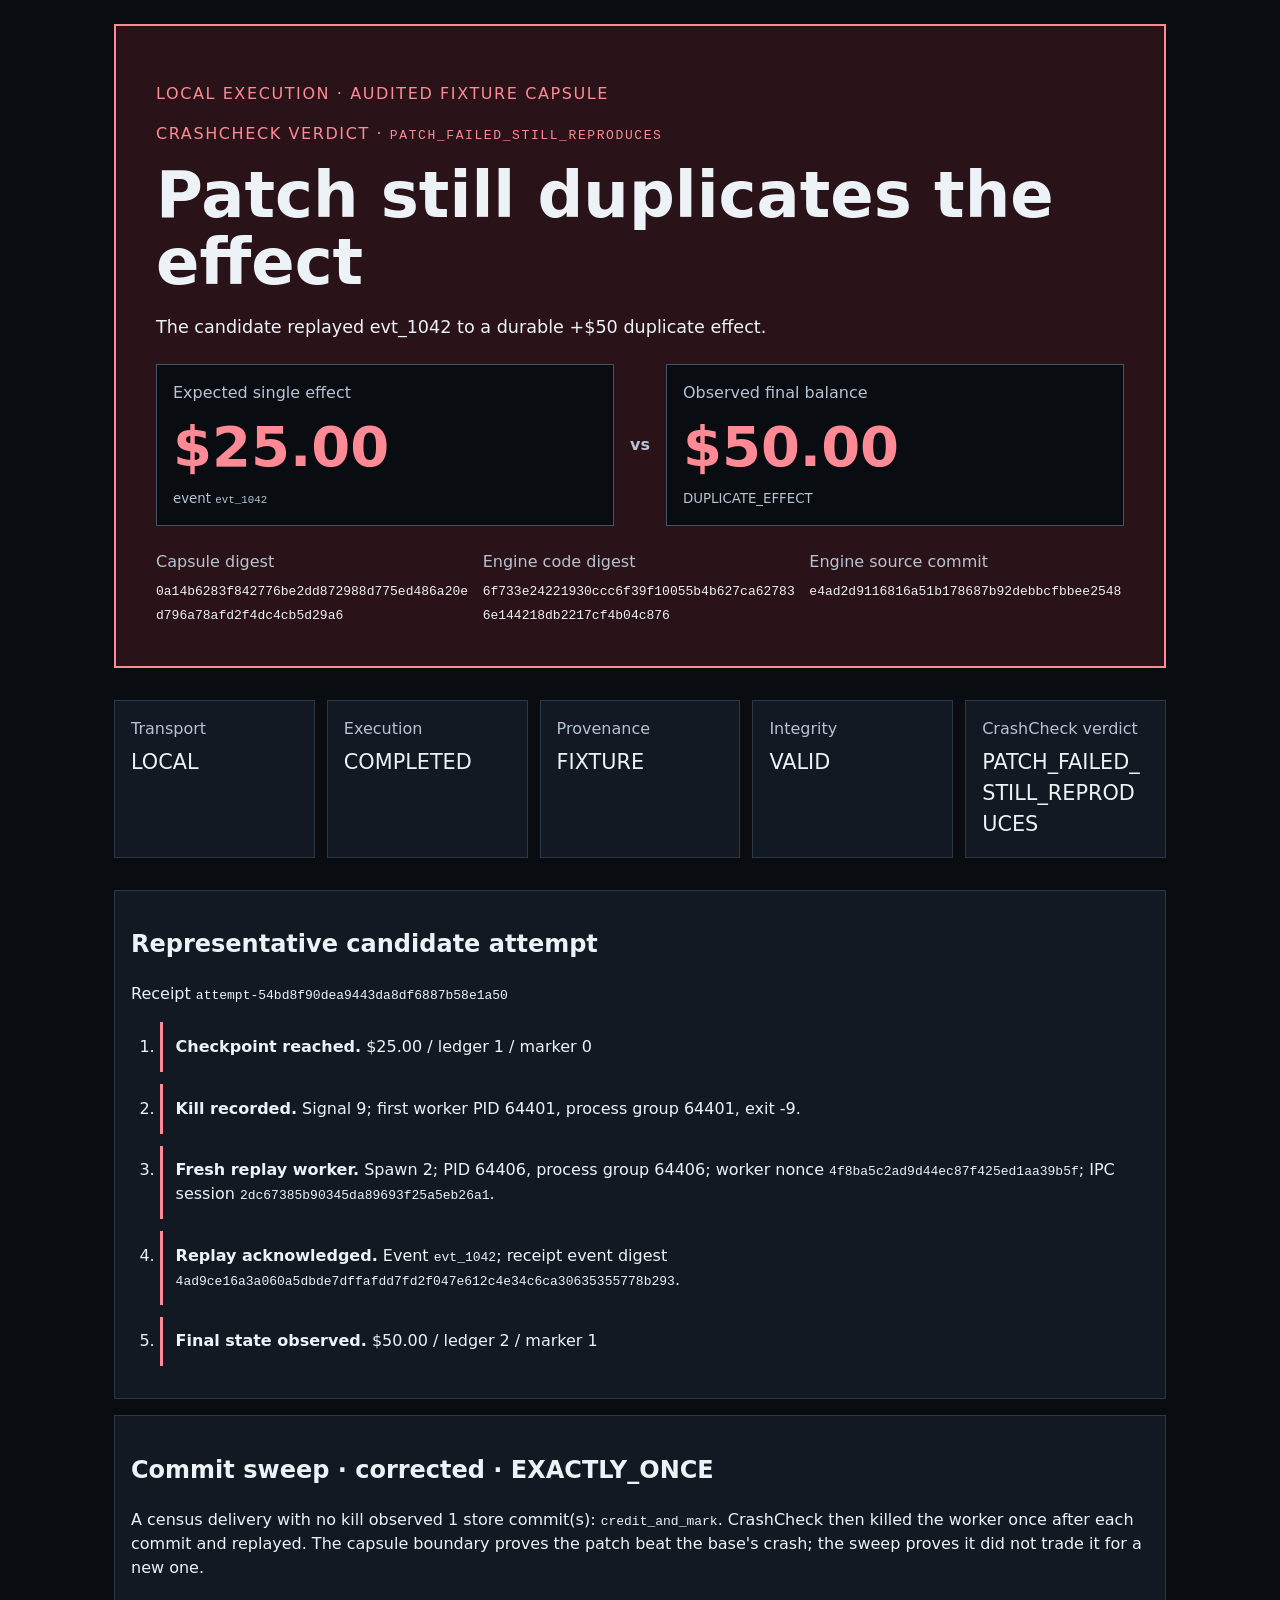
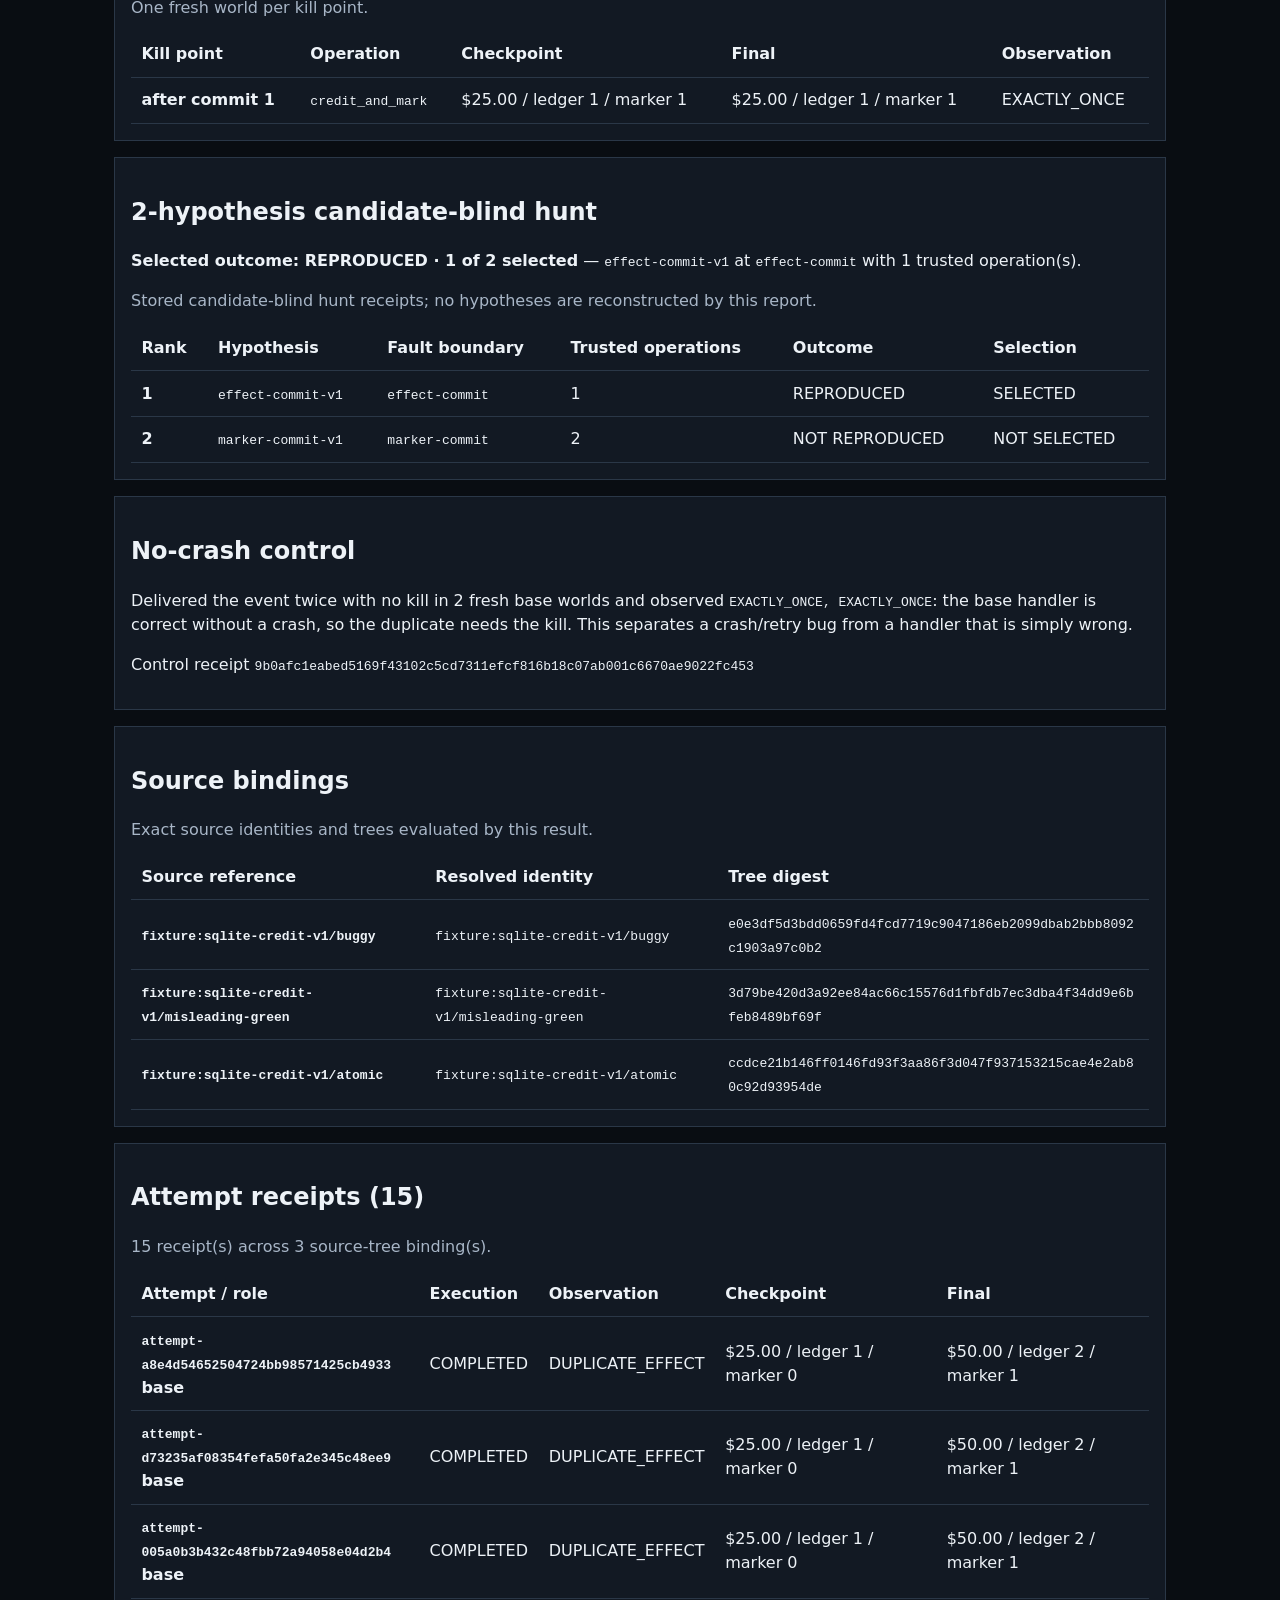
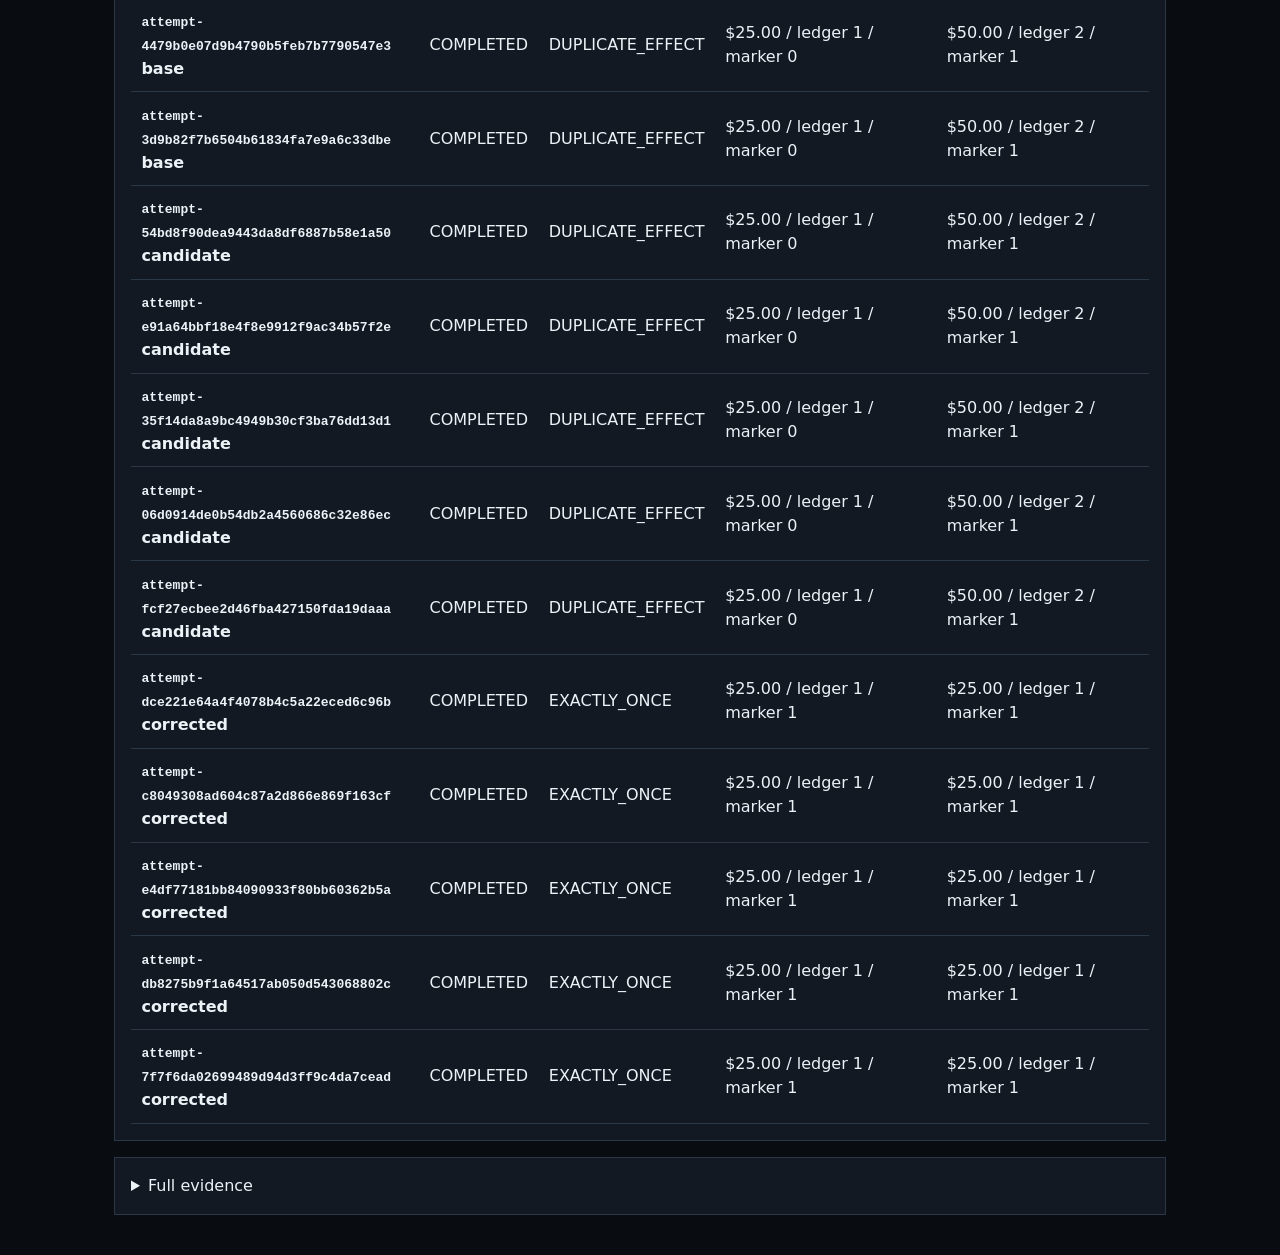
<file: docs/assets/crashcheck-hero/runs/local-20260905T083048-803ee878/report.html>
<!doctype html>
<html lang="en">
<head>
<meta charset="utf-8">
<meta name="viewport" content="width=device-width,initial-scale=1">
<title>Nemisis CrashCheck — PATCH_FAILED_STILL_REPRODUCES</title>
<style>
:root { color-scheme: dark; font-family: ui-sans-serif, system-ui, sans-serif; line-height: 1.5; }
* { box-sizing: border-box; }
body { margin: 0 auto; max-width: 1100px; padding: 1.5rem; background: #090d12; color: #edf2f7; }
.verdict-pass { --accent: #70e5ad; --tint: #10241d; }
.verdict-fail { --accent: #ff8a96; --tint: #2a1318; }
.verdict-warn { --accent: #ffd166; --tint: #2a2211; }
.skip-link { position: absolute; left: -9999px; } .skip-link:focus { left: 1rem; top: 1rem; }
.hero { padding: clamp(1.2rem,4vw,2.5rem); background: var(--tint);
border: 2px solid var(--accent); }
.label,.verdict-code { color: var(--accent); letter-spacing: .1em; text-transform: uppercase; }
h1 { margin: .25rem 0; font-size: clamp(2rem,6vw,4rem); line-height: 1.05; }
.summary { max-width: 70ch; font-size: 1.1rem; }
.comparison { display: grid; grid-template-columns: minmax(0,1fr) auto minmax(0,1fr);
gap: 1rem; align-items: center; margin: 1.5rem 0; }
.measure { padding: 1rem; background: #090d12; border: 1px solid #465364; }
.measure span,.measure small { display: block; color: #b7c3d1; }
.measure strong { display: block; color: var(--accent); font-size: clamp(2rem,6vw,3.5rem); }
.versus { color: #b7c3d1; font-weight: 700; }
.identity,.axes { display: grid; gap: .75rem;
grid-template-columns: repeat(auto-fit,minmax(200px,1fr)); }
.identity { margin: 0; } .identity div { min-width: 0; }
.identity dt,.axes dt { color: #b7c3d1; }
.identity dd { margin: .25rem 0 0; }
.card { margin: 1rem 0; padding: 1rem; background: #121923; border: 1px solid #2a3747; }
.axes { margin: 1rem 0; } .axes div { min-width: 0; }
.axes dd { margin: .35rem 0 0; font-size: 1.3rem; overflow-wrap: anywhere; }
.timeline { display: grid; gap: .75rem; padding-left: 1.8rem; }
.timeline li { padding: .8rem; border-left: 3px solid var(--accent); }
.table-wrap { overflow-x: auto; }
table { border-collapse: collapse; width: 100%; } th,td { padding: .65rem; text-align: left;
border-bottom: 1px solid #2a3747; } code,pre { overflow-wrap: anywhere; white-space: pre-wrap; }
caption { padding: 0 0 .75rem; text-align: left; color: #a8b6c7; }
@media (max-width: 640px) {
body { padding: .75rem; } .comparison { grid-template-columns: 1fr; }
.versus { display: none; }
}
</style>
</head>
<body>
<a class="skip-link" href="#main">Skip to evidence</a>
<main id="main" class="verdict-fail">
<header class="hero">
<p class="label">LOCAL EXECUTION · AUDITED FIXTURE CAPSULE</p>
<p class="verdict-code">CrashCheck verdict · <code>PATCH_FAILED_STILL_REPRODUCES</code></p>
<h1>Patch still duplicates the effect</h1>
<p class="summary">The candidate replayed evt_1042 to a durable +$50 duplicate effect.</p>
<div class="comparison" aria-label="Expected and observed effects">
<div class="measure"><span>Expected single effect</span>
<strong>$25.00</strong>
<small>event <code>evt_1042</code></small></div>
<span class="versus" aria-hidden="true">vs</span>
<div class="measure"><span>Observed final balance</span><strong>$50.00</strong>
<small>DUPLICATE_EFFECT</small></div>
</div>
<dl class="identity" aria-label="Evidence identity">
<div><dt>Capsule digest</dt><dd><code>0a14b6283f842776be2dd872988d775ed486a20ed796a78afd2f4dc4cb5d29a6</code></dd></div>
<div><dt>Engine code digest</dt><dd><code>6f733e24221930ccc6f39f10055b4b627ca627836e144218db2217cf4b04c876</code></dd></div>
<div><dt>Engine source commit</dt><dd><code>e4ad2d9116816a51b178687b92debbcfbbee2548</code></dd></div>
</dl>
</header>
<dl class="axes" aria-label="Independent result axes">
<div class="card"><dt>Transport</dt><dd>LOCAL</dd></div>
<div class="card"><dt>Execution</dt><dd>COMPLETED</dd></div>
<div class="card"><dt>Provenance</dt><dd>FIXTURE</dd></div>
<div class="card"><dt>Integrity</dt><dd>VALID</dd></div>
<div class="card"><dt>CrashCheck verdict</dt><dd>PATCH_FAILED_STILL_REPRODUCES</dd></div>
</dl>

<section class="card" aria-labelledby="attempt-story"><h2 id="attempt-story">Representative candidate attempt</h2>
<p>Receipt <code>attempt-54bd8f90dea9443da8df6887b58e1a50</code></p>
<ol class="timeline">
<li><strong>Checkpoint reached.</strong> $25.00 / ledger 1 / marker 0</li>
<li><strong>Kill recorded.</strong> Signal 9; first worker PID 64401, process group 64401, exit -9.</li>
<li><strong>Fresh replay worker.</strong> Spawn 2; PID 64406, process group 64406; worker nonce <code>4f8ba5c2ad9d44ec87f425ed1aa39b5f</code>; IPC session <code>2dc67385b90345da89693f25a5eb26a1</code>.</li>
<li><strong>Replay acknowledged.</strong> Event <code>evt_1042</code>; receipt event digest <code>4ad9ce16a3a060a5dbde7dffafdd7fd2f047e612c4e34c6ca30635355778b293</code>.</li>
<li><strong>Final state observed.</strong> $50.00 / ledger 2 / marker 1</li>
</ol></section>
<section class="card" aria-labelledby="sweep-corrected">
<h2 id="sweep-corrected">Commit sweep · corrected · <span class="verdict-pass">EXACTLY_ONCE</span></h2>
<p>A census delivery with no kill observed 1 store commit(s):
<code>credit_and_mark</code>. CrashCheck then killed the worker once after
each commit and replayed. The capsule boundary proves the patch beat the base's crash; the sweep
proves it did not trade it for a new one.</p>
<div class="table-wrap" role="region" aria-label="Commit sweep receipts" tabindex="0"><table>
<caption>One fresh world per kill point.</caption>
<thead><tr><th scope="col">Kill point</th><th scope="col">Operation</th>
<th scope="col">Checkpoint</th><th scope="col">Final</th><th scope="col">Observation</th></tr>
</thead><tbody><tr><th scope="row">after commit 1</th><td><code>credit_and_mark</code></td><td>$25.00 / ledger 1 / marker 1</td><td>$25.00 / ledger 1 / marker 1</td><td>EXACTLY_ONCE</td></tr></tbody></table></div></section>
<section class="card" aria-labelledby="hypothesis-hunt">
<h2 id="hypothesis-hunt">2-hypothesis candidate-blind hunt</h2>
<p><strong>Selected outcome: REPRODUCED · 1 of 2 selected</strong> — <code>effect-commit-v1</code> at <code>effect-commit</code> with 1 trusted operation(s).</p>
<div class="table-wrap" role="region" aria-label="Hypothesis hunt receipts" tabindex="0"><table>
<caption>Stored candidate-blind hunt receipts; no hypotheses are reconstructed by this report.</caption>
<thead><tr><th scope="col">Rank</th><th scope="col">Hypothesis</th>
<th scope="col">Fault boundary</th><th scope="col">Trusted operations</th>
<th scope="col">Outcome</th><th scope="col">Selection</th></tr></thead>
<tbody><tr><th scope="row">1</th><td><code>effect-commit-v1</code></td><td><code>effect-commit</code></td><td>1</td><td>REPRODUCED</td><td>SELECTED</td></tr><tr><th scope="row">2</th><td><code>marker-commit-v1</code></td><td><code>marker-commit</code></td><td>2</td><td>NOT REPRODUCED</td><td>NOT SELECTED</td></tr></tbody></table></div></section>
<section class="card" aria-labelledby="minimization">
<h2 id="minimization">No-crash control</h2>
<p>Delivered the event twice with no kill in 2 fresh base worlds
and observed <code>EXACTLY_ONCE, EXACTLY_ONCE</code>: the base handler is correct without a crash, so the duplicate needs the kill. This separates a
crash/retry bug from a handler that is simply wrong.</p>
<p>Control receipt <code>9b0afc1eabed5169f43102c5cd7311efcf816b18c07ab001c6670ae9022fc453</code></p></section>
<section class="card" aria-labelledby="source-bindings">
<h2 id="source-bindings">Source bindings</h2>
<div class="table-wrap" role="region" aria-label="Source bindings" tabindex="0"><table>
<caption>Exact source identities and trees evaluated by this result.</caption>
<thead><tr><th scope="col">Source reference</th><th scope="col">Resolved identity</th>
<th scope="col">Tree digest</th></tr></thead>
<tbody><tr><th scope="row"><code>fixture:sqlite-credit-v1/buggy</code></th><td><code>fixture:sqlite-credit-v1/buggy</code></td><td><code>e0e3df5d3bdd0659fd4fcd7719c9047186eb2099dbab2bbb8092c1903a97c0b2</code></td></tr><tr><th scope="row"><code>fixture:sqlite-credit-v1/misleading-green</code></th><td><code>fixture:sqlite-credit-v1/misleading-green</code></td><td><code>3d79be420d3a92ee84ac66c15576d1fbfdb7ec3dba4f34dd9e6bfeb8489bf69f</code></td></tr><tr><th scope="row"><code>fixture:sqlite-credit-v1/atomic</code></th><td><code>fixture:sqlite-credit-v1/atomic</code></td><td><code>ccdce21b146ff0146fd93f3aa86f3d047f937153215cae4e2ab80c92d93954de</code></td></tr></tbody></table></div></section>
<section class="card" aria-labelledby="attempt-receipts">
<h2 id="attempt-receipts">Attempt receipts (15)</h2>
<div class="table-wrap" role="region" aria-label="Attempt receipts" tabindex="0"><table>
<caption>15 receipt(s) across 3 source-tree binding(s).</caption>
<thead><tr><th scope="col">Attempt / role</th><th scope="col">Execution</th>
<th scope="col">Observation</th><th scope="col">Checkpoint</th>
<th scope="col">Final</th></tr></thead>
<tbody><tr><th scope="row"><code>attempt-a8e4d54652504724bb98571425cb4933</code><br>base</th><td>COMPLETED</td><td>DUPLICATE_EFFECT</td><td>$25.00 / ledger 1 / marker 0</td><td>$50.00 / ledger 2 / marker 1</td></tr><tr><th scope="row"><code>attempt-d73235af08354fefa50fa2e345c48ee9</code><br>base</th><td>COMPLETED</td><td>DUPLICATE_EFFECT</td><td>$25.00 / ledger 1 / marker 0</td><td>$50.00 / ledger 2 / marker 1</td></tr><tr><th scope="row"><code>attempt-005a0b3b432c48fbb72a94058e04d2b4</code><br>base</th><td>COMPLETED</td><td>DUPLICATE_EFFECT</td><td>$25.00 / ledger 1 / marker 0</td><td>$50.00 / ledger 2 / marker 1</td></tr><tr><th scope="row"><code>attempt-4479b0e07d9b4790b5feb7b7790547e3</code><br>base</th><td>COMPLETED</td><td>DUPLICATE_EFFECT</td><td>$25.00 / ledger 1 / marker 0</td><td>$50.00 / ledger 2 / marker 1</td></tr><tr><th scope="row"><code>attempt-3d9b82f7b6504b61834fa7e9a6c33dbe</code><br>base</th><td>COMPLETED</td><td>DUPLICATE_EFFECT</td><td>$25.00 / ledger 1 / marker 0</td><td>$50.00 / ledger 2 / marker 1</td></tr><tr><th scope="row"><code>attempt-54bd8f90dea9443da8df6887b58e1a50</code><br>candidate</th><td>COMPLETED</td><td>DUPLICATE_EFFECT</td><td>$25.00 / ledger 1 / marker 0</td><td>$50.00 / ledger 2 / marker 1</td></tr><tr><th scope="row"><code>attempt-e91a64bbf18e4f8e9912f9ac34b57f2e</code><br>candidate</th><td>COMPLETED</td><td>DUPLICATE_EFFECT</td><td>$25.00 / ledger 1 / marker 0</td><td>$50.00 / ledger 2 / marker 1</td></tr><tr><th scope="row"><code>attempt-35f14da8a9bc4949b30cf3ba76dd13d1</code><br>candidate</th><td>COMPLETED</td><td>DUPLICATE_EFFECT</td><td>$25.00 / ledger 1 / marker 0</td><td>$50.00 / ledger 2 / marker 1</td></tr><tr><th scope="row"><code>attempt-06d0914de0b54db2a4560686c32e86ec</code><br>candidate</th><td>COMPLETED</td><td>DUPLICATE_EFFECT</td><td>$25.00 / ledger 1 / marker 0</td><td>$50.00 / ledger 2 / marker 1</td></tr><tr><th scope="row"><code>attempt-fcf27ecbee2d46fba427150fda19daaa</code><br>candidate</th><td>COMPLETED</td><td>DUPLICATE_EFFECT</td><td>$25.00 / ledger 1 / marker 0</td><td>$50.00 / ledger 2 / marker 1</td></tr><tr><th scope="row"><code>attempt-dce221e64a4f4078b4c5a22eced6c96b</code><br>corrected</th><td>COMPLETED</td><td>EXACTLY_ONCE</td><td>$25.00 / ledger 1 / marker 1</td><td>$25.00 / ledger 1 / marker 1</td></tr><tr><th scope="row"><code>attempt-c8049308ad604c87a2d866e869f163cf</code><br>corrected</th><td>COMPLETED</td><td>EXACTLY_ONCE</td><td>$25.00 / ledger 1 / marker 1</td><td>$25.00 / ledger 1 / marker 1</td></tr><tr><th scope="row"><code>attempt-e4df77181bb84090933f80bb60362b5a</code><br>corrected</th><td>COMPLETED</td><td>EXACTLY_ONCE</td><td>$25.00 / ledger 1 / marker 1</td><td>$25.00 / ledger 1 / marker 1</td></tr><tr><th scope="row"><code>attempt-db8275b9f1a64517ab050d543068802c</code><br>corrected</th><td>COMPLETED</td><td>EXACTLY_ONCE</td><td>$25.00 / ledger 1 / marker 1</td><td>$25.00 / ledger 1 / marker 1</td></tr><tr><th scope="row"><code>attempt-7f7f6da02699489d94d3ff9c4da7cead</code><br>corrected</th><td>COMPLETED</td><td>EXACTLY_ONCE</td><td>$25.00 / ledger 1 / marker 1</td><td>$25.00 / ledger 1 / marker 1</td></tr></tbody></table></div></section>
<details class="card"><summary>Full evidence</summary>
<pre>{
  &quot;capsule&quot;: {
    &quot;account_id&quot;: &quot;acct_7&quot;,
    &quot;amount_cents&quot;: 2500,
    &quot;contract_digest&quot;: &quot;a7dda9b1726fc74de0b594c57d3ce2647c21e4e4231431d78f22c92a466f562a&quot;,
    &quot;digest&quot;: &quot;0a14b6283f842776be2dd872988d775ed486a20ed796a78afd2f4dc4cb5d29a6&quot;,
    &quot;engine_code_digest&quot;: &quot;6f733e24221930ccc6f39f10055b4b627ca627836e144218db2217cf4b04c876&quot;,
    &quot;environment_digest&quot;: &quot;5566630881086ba8a8d7dbecefdfff1dd01748218d9e60ef96b2d4b3a9361d18&quot;,
    &quot;event_digest&quot;: &quot;4ad9ce16a3a060a5dbde7dffafdd7fd2f047e612c4e34c6ca30635355778b293&quot;,
    &quot;event_id&quot;: &quot;evt_1042&quot;,
    &quot;fault_boundary&quot;: &quot;effect-commit&quot;,
    &quot;fault_intent_id&quot;: &quot;first-credit-effect-commit-v1&quot;,
    &quot;initial_database_digest&quot;: &quot;8ecc527398763a26042cc2df0432de315a75149a50b6eeb048e53c21e544b937&quot;,
    &quot;minimization_trace&quot;: [
      &quot;9b0afc1eabed5169f43102c5cd7311efcf816b18c07ab001c6670ae9022fc453&quot;
    ],
    &quot;originating_base_tree_digest&quot;: &quot;e0e3df5d3bdd0659fd4fcd7719c9047186eb2099dbab2bbb8092c1903a97c0b2&quot;,
    &quot;predicate_ids&quot;: [
      &quot;single-credit-and-marker-v1&quot;
    ],
    &quot;probe_id&quot;: &quot;credit-state-v1&quot;,
    &quot;runner_id&quot;: &quot;sqlite-credit-runner-v1&quot;,
    &quot;runner_version&quot;: &quot;1&quot;,
    &quot;scenario_id&quot;: &quot;sqlite-credit-v1&quot;,
    &quot;scenario_version&quot;: &quot;1&quot;,
    &quot;schema_version&quot;: &quot;1&quot;,
    &quot;truth_label&quot;: &quot;FIXTURE&quot;
  },
  &quot;result&quot;: {
    &quot;anchor_resolutions&quot;: [],
    &quot;artifacts&quot;: {
      &quot;capsule&quot;: &quot;repros/double-credit/0a14b6283f842776be2dd872988d775ed486a20ed796a78afd2f4dc4cb5d29a6/capsule.json&quot;,
      &quot;contract&quot;: &quot;repros/double-credit/0a14b6283f842776be2dd872988d775ed486a20ed796a78afd2f4dc4cb5d29a6/contract.json&quot;,
      &quot;event&quot;: &quot;repros/double-credit/0a14b6283f842776be2dd872988d775ed486a20ed796a78afd2f4dc4cb5d29a6/event.json&quot;,
      &quot;hunt&quot;: &quot;repros/double-credit/0a14b6283f842776be2dd872988d775ed486a20ed796a78afd2f4dc4cb5d29a6/hunt.json&quot;,
      &quot;manifest&quot;: &quot;runs/local-20260905T083048-803ee878/manifest.json&quot;,
      &quot;metadata&quot;: &quot;repros/double-credit/0a14b6283f842776be2dd872988d775ed486a20ed796a78afd2f4dc4cb5d29a6/metadata.json&quot;,
      &quot;minimization&quot;: &quot;runs/local-20260905T083048-803ee878/minimization.json&quot;,
      &quot;regression_test&quot;: &quot;repros/double-credit/0a14b6283f842776be2dd872988d775ed486a20ed796a78afd2f4dc4cb5d29a6/test_repro.py&quot;,
      &quot;report&quot;: &quot;runs/local-20260905T083048-803ee878/report.html&quot;
    },
    &quot;attempts&quot;: [
      {
        &quot;amount_cents&quot;: 2500,
        &quot;binding_digest&quot;: &quot;2e904b8bf876405a2844acfa84b34062513c4370c20b20bfaa657ec66461e2ca&quot;,
        &quot;capsule_digest&quot;: &quot;0a14b6283f842776be2dd872988d775ed486a20ed796a78afd2f4dc4cb5d29a6&quot;,
        &quot;checkpoint_reached&quot;: true,
        &quot;checkpoint_snapshot&quot;: {
          &quot;account_balance_cents&quot;: 2500,
          &quot;digest&quot;: &quot;6f61e2e3bb3580098362743e98afbf5b262bcb3e79d01ddaee3e0b4c2e9af56d&quot;,
          &quot;event_ledger_count&quot;: 1,
          &quot;event_ledger_total_cents&quot;: 2500,
          &quot;event_marker_count&quot;: 0
        },
        &quot;contract_digest&quot;: &quot;a7dda9b1726fc74de0b594c57d3ce2647c21e4e4231431d78f22c92a466f562a&quot;,
        &quot;database_id&quot;: &quot;db-cb5e16aa2f5c44d7a803cc00d0032876&quot;,
        &quot;digest&quot;: &quot;1148bd81eb7749857af744e165ec5c33253dda36ad2a4125f4eadde9aa6064fa&quot;,
        &quot;ended_at&quot;: &quot;2026-09-05T08:30:48.994124Z&quot;,
        &quot;environment_digest&quot;: &quot;5566630881086ba8a8d7dbecefdfff1dd01748218d9e60ef96b2d4b3a9361d18&quot;,
        &quot;event_digest&quot;: &quot;4ad9ce16a3a060a5dbde7dffafdd7fd2f047e612c4e34c6ca30635355778b293&quot;,
        &quot;execution_nonce&quot;: &quot;1c68557916354556b45ef40339c5a9ef&quot;,
        &quot;execution_status&quot;: &quot;COMPLETED&quot;,
        &quot;failure_detail&quot;: null,
        &quot;final_snapshot&quot;: {
          &quot;account_balance_cents&quot;: 5000,
          &quot;digest&quot;: &quot;955a2e785f002d75fd51726d23bf3b7a9874720f88f148fa1aece7575cc04137&quot;,
          &quot;event_ledger_count&quot;: 2,
          &quot;event_ledger_total_cents&quot;: 5000,
          &quot;event_marker_count&quot;: 1
        },
        &quot;first_worker_operations&quot;: [
          &quot;credit&quot;
        ],
        &quot;initial_database_digest&quot;: &quot;8ecc527398763a26042cc2df0432de315a75149a50b6eeb048e53c21e544b937&quot;,
        &quot;initial_database_file_digest&quot;: &quot;deaf9b9ace9d1644100cafe0cf736c7e2a74ee70d9a55169086b01349260430d&quot;,
        &quot;integrity_status&quot;: &quot;VALID&quot;,
        &quot;kill_after_commit&quot;: null,
        &quot;kill_signal&quot;: 9,
        &quot;observation&quot;: &quot;DUPLICATE_EFFECT&quot;,
        &quot;post_execution_tree_digest&quot;: &quot;e0e3df5d3bdd0659fd4fcd7719c9047186eb2099dbab2bbb8092c1903a97c0b2&quot;,
        &quot;post_kill_snapshot&quot;: {
          &quot;account_balance_cents&quot;: 2500,
          &quot;digest&quot;: &quot;6f61e2e3bb3580098362743e98afbf5b262bcb3e79d01ddaee3e0b4c2e9af56d&quot;,
          &quot;event_ledger_count&quot;: 1,
          &quot;event_ledger_total_cents&quot;: 2500,
          &quot;event_marker_count&quot;: 0
        },
        &quot;pre_crash_snapshot&quot;: {
          &quot;account_balance_cents&quot;: 0,
          &quot;digest&quot;: &quot;fe2fb934ba1f9f7e7c7eb9b4427d7e8a18cc075b306f3b13f263c1ff579921b4&quot;,
          &quot;event_ledger_count&quot;: 0,
          &quot;event_ledger_total_cents&quot;: 0,
          &quot;event_marker_count&quot;: 0
        },
        &quot;provider_image_id&quot;: null,
        &quot;provider_operation_id&quot;: null,
        &quot;receipt_id&quot;: &quot;attempt-a8e4d54652504724bb98571425cb4933&quot;,
        &quot;replay_acknowledged&quot;: true,
        &quot;role&quot;: &quot;base&quot;,
        &quot;schema_version&quot;: &quot;1&quot;,
        &quot;spawns&quot;: [
          {
            &quot;ended_at&quot;: &quot;2026-09-05T08:30:48.863408Z&quot;,
            &quot;event_digest&quot;: &quot;4ad9ce16a3a060a5dbde7dffafdd7fd2f047e612c4e34c6ca30635355778b293&quot;,
            &quot;exit_code&quot;: -9,
            &quot;ipc_session_id&quot;: &quot;b3724db18f1546749fe481bb4df3f7a9&quot;,
            &quot;phase&quot;: &quot;first&quot;,
            &quot;pid&quot;: 64392,
            &quot;process_group_id&quot;: 64392,
            &quot;spawn_index&quot;: 1,
            &quot;started_at&quot;: &quot;2026-09-05T08:30:48.763030Z&quot;,
            &quot;stderr_digest&quot;: &quot;92041b52b17dcdad902ae626a4c86f61dcc6dfbecaac367dddfc1a8943810a8c&quot;,
            &quot;stderr_excerpt&quot;: &quot;&quot;,
            &quot;stdout_digest&quot;: &quot;e3b0c44298fc1c149afbf4c8996fb92427ae41e4649b934ca495991b7852b855&quot;,
            &quot;stdout_excerpt&quot;: &quot;&quot;,
            &quot;worker_nonce&quot;: &quot;912a376bb24b42c68b0c055097e7e6b7&quot;
          },
          {
            &quot;ended_at&quot;: &quot;2026-09-05T08:30:48.991219Z&quot;,
            &quot;event_digest&quot;: &quot;4ad9ce16a3a060a5dbde7dffafdd7fd2f047e612c4e34c6ca30635355778b293&quot;,
            &quot;exit_code&quot;: 0,
            &quot;ipc_session_id&quot;: &quot;62433b674b4a45ccbb2ea069ba94c497&quot;,
            &quot;phase&quot;: &quot;replay&quot;,
            &quot;pid&quot;: 64396,
            &quot;process_group_id&quot;: 64396,
            &quot;spawn_index&quot;: 2,
            &quot;started_at&quot;: &quot;2026-09-05T08:30:48.877607Z&quot;,
            &quot;stderr_digest&quot;: &quot;92041b52b17dcdad902ae626a4c86f61dcc6dfbecaac367dddfc1a8943810a8c&quot;,
            &quot;stderr_excerpt&quot;: &quot;&quot;,
            &quot;stdout_digest&quot;: &quot;e3b0c44298fc1c149afbf4c8996fb92427ae41e4649b934ca495991b7852b855&quot;,
            &quot;stdout_excerpt&quot;: &quot;&quot;,
            &quot;worker_nonce&quot;: &quot;b3305be2cf7b4f088c0c114768751901&quot;
          }
        ],
        &quot;started_at&quot;: &quot;2026-09-05T08:30:48.749467Z&quot;,
        &quot;timeline&quot;: [
          {
            &quot;detail&quot;: &quot;&quot;,
            &quot;state&quot;: &quot;PREFLIGHT&quot;,
            &quot;timestamp&quot;: &quot;2026-09-05T08:30:48.749467Z&quot;
          },
          {
            &quot;detail&quot;: &quot;db-cb5e16aa2f5c44d7a803cc00d0032876&quot;,
            &quot;state&quot;: &quot;DATABASE_SEEDED&quot;,
            &quot;timestamp&quot;: &quot;2026-09-05T08:30:48.760334Z&quot;
          },
          {
            &quot;detail&quot;: &quot;&quot;,
            &quot;state&quot;: &quot;PRE_CRASH_PROBED&quot;,
            &quot;timestamp&quot;: &quot;2026-09-05T08:30:48.760962Z&quot;
          },
          {
            &quot;detail&quot;: &quot;64392&quot;,
            &quot;state&quot;: &quot;FIRST_WORKER_STARTED&quot;,
            &quot;timestamp&quot;: &quot;2026-09-05T08:30:48.764469Z&quot;
          },
          {
            &quot;detail&quot;: &quot;6f61e2e3bb3580098362743e98afbf5b262bcb3e79d01ddaee3e0b4c2e9af56d&quot;,
            &quot;state&quot;: &quot;CHECKPOINT_REACHED&quot;,
            &quot;timestamp&quot;: &quot;2026-09-05T08:30:48.861916Z&quot;
          },
          {
            &quot;detail&quot;: &quot;-9&quot;,
            &quot;state&quot;: &quot;WORKER_KILLED&quot;,
            &quot;timestamp&quot;: &quot;2026-09-05T08:30:48.863410Z&quot;
          },
          {
            &quot;detail&quot;: &quot;6f61e2e3bb3580098362743e98afbf5b262bcb3e79d01ddaee3e0b4c2e9af56d&quot;,
            &quot;state&quot;: &quot;POST_KILL_PROBED&quot;,
            &quot;timestamp&quot;: &quot;2026-09-05T08:30:48.863937Z&quot;
          },
          {
            &quot;detail&quot;: &quot;64396&quot;,
            &quot;state&quot;: &quot;REPLAY_WORKER_STARTED&quot;,
            &quot;timestamp&quot;: &quot;2026-09-05T08:30:48.877877Z&quot;
          },
          {
            &quot;detail&quot;: &quot;4ad9ce16a3a060a5dbde7dffafdd7fd2f047e612c4e34c6ca30635355778b293&quot;,
            &quot;state&quot;: &quot;EVENT_REPLAYED&quot;,
            &quot;timestamp&quot;: &quot;2026-09-05T08:30:48.991709Z&quot;
          },
          {
            &quot;detail&quot;: &quot;955a2e785f002d75fd51726d23bf3b7a9874720f88f148fa1aece7575cc04137&quot;,
            &quot;state&quot;: &quot;FINAL_STATE_PROBED&quot;,
            &quot;timestamp&quot;: &quot;2026-09-05T08:30:48.991713Z&quot;
          },
          {
            &quot;detail&quot;: &quot;DUPLICATE_EFFECT&quot;,
            &quot;state&quot;: &quot;COMPLETE&quot;,
            &quot;timestamp&quot;: &quot;2026-09-05T08:30:48.994124Z&quot;
          }
        ],
        &quot;transport&quot;: &quot;LOCAL&quot;,
        &quot;tree_digest&quot;: &quot;e0e3df5d3bdd0659fd4fcd7719c9047186eb2099dbab2bbb8092c1903a97c0b2&quot;
      },
      {
        &quot;amount_cents&quot;: 2500,
        &quot;binding_digest&quot;: &quot;2e904b8bf876405a2844acfa84b34062513c4370c20b20bfaa657ec66461e2ca&quot;,
        &quot;capsule_digest&quot;: &quot;0a14b6283f842776be2dd872988d775ed486a20ed796a78afd2f4dc4cb5d29a6&quot;,
        &quot;checkpoint_reached&quot;: true,
        &quot;checkpoint_snapshot&quot;: {
          &quot;account_balance_cents&quot;: 2500,
          &quot;digest&quot;: &quot;6f61e2e3bb3580098362743e98afbf5b262bcb3e79d01ddaee3e0b4c2e9af56d&quot;,
          &quot;event_ledger_count&quot;: 1,
          &quot;event_ledger_total_cents&quot;: 2500,
          &quot;event_marker_count&quot;: 0
        },
        &quot;contract_digest&quot;: &quot;a7dda9b1726fc74de0b594c57d3ce2647c21e4e4231431d78f22c92a466f562a&quot;,
        &quot;database_id&quot;: &quot;db-9e60c560d9f14f68ba200fc678352f85&quot;,
        &quot;digest&quot;: &quot;44551a1e0bd10ad360fa176a7afc6f54213fa0523a598a79e6ee709891d0849c&quot;,
        &quot;ended_at&quot;: &quot;2026-09-05T08:30:49.000408Z&quot;,
        &quot;environment_digest&quot;: &quot;5566630881086ba8a8d7dbecefdfff1dd01748218d9e60ef96b2d4b3a9361d18&quot;,
        &quot;event_digest&quot;: &quot;4ad9ce16a3a060a5dbde7dffafdd7fd2f047e612c4e34c6ca30635355778b293&quot;,
        &quot;execution_nonce&quot;: &quot;2f201f33021f4e3c8e4278ac7df00e0f&quot;,
        &quot;execution_status&quot;: &quot;COMPLETED&quot;,
        &quot;failure_detail&quot;: null,
        &quot;final_snapshot&quot;: {
          &quot;account_balance_cents&quot;: 5000,
          &quot;digest&quot;: &quot;955a2e785f002d75fd51726d23bf3b7a9874720f88f148fa1aece7575cc04137&quot;,
          &quot;event_ledger_count&quot;: 2,
          &quot;event_ledger_total_cents&quot;: 5000,
          &quot;event_marker_count&quot;: 1
        },
        &quot;first_worker_operations&quot;: [
          &quot;credit&quot;
        ],
        &quot;initial_database_digest&quot;: &quot;8ecc527398763a26042cc2df0432de315a75149a50b6eeb048e53c21e544b937&quot;,
        &quot;initial_database_file_digest&quot;: &quot;deaf9b9ace9d1644100cafe0cf736c7e2a74ee70d9a55169086b01349260430d&quot;,
        &quot;integrity_status&quot;: &quot;VALID&quot;,
        &quot;kill_after_commit&quot;: null,
        &quot;kill_signal&quot;: 9,
        &quot;observation&quot;: &quot;DUPLICATE_EFFECT&quot;,
        &quot;post_execution_tree_digest&quot;: &quot;e0e3df5d3bdd0659fd4fcd7719c9047186eb2099dbab2bbb8092c1903a97c0b2&quot;,
        &quot;post_kill_snapshot&quot;: {
          &quot;account_balance_cents&quot;: 2500,
          &quot;digest&quot;: &quot;6f61e2e3bb3580098362743e98afbf5b262bcb3e79d01ddaee3e0b4c2e9af56d&quot;,
          &quot;event_ledger_count&quot;: 1,
          &quot;event_ledger_total_cents&quot;: 2500,
          &quot;event_marker_count&quot;: 0
        },
        &quot;pre_crash_snapshot&quot;: {
          &quot;account_balance_cents&quot;: 0,
          &quot;digest&quot;: &quot;fe2fb934ba1f9f7e7c7eb9b4427d7e8a18cc075b306f3b13f263c1ff579921b4&quot;,
          &quot;event_ledger_count&quot;: 0,
          &quot;event_ledger_total_cents&quot;: 0,
          &quot;event_marker_count&quot;: 0
        },
        &quot;provider_image_id&quot;: null,
        &quot;provider_operation_id&quot;: null,
        &quot;receipt_id&quot;: &quot;attempt-d73235af08354fefa50fa2e345c48ee9&quot;,
        &quot;replay_acknowledged&quot;: true,
        &quot;role&quot;: &quot;base&quot;,
        &quot;schema_version&quot;: &quot;1&quot;,
        &quot;spawns&quot;: [
          {
            &quot;ended_at&quot;: &quot;2026-09-05T08:30:48.876757Z&quot;,
            &quot;event_digest&quot;: &quot;4ad9ce16a3a060a5dbde7dffafdd7fd2f047e612c4e34c6ca30635355778b293&quot;,
            &quot;exit_code&quot;: -9,
            &quot;ipc_session_id&quot;: &quot;b777d46b010f49f281869352d36b614d&quot;,
            &quot;phase&quot;: &quot;first&quot;,
            &quot;pid&quot;: 64394,
            &quot;process_group_id&quot;: 64394,
            &quot;spawn_index&quot;: 1,
            &quot;started_at&quot;: &quot;2026-09-05T08:30:48.766551Z&quot;,
            &quot;stderr_digest&quot;: &quot;92041b52b17dcdad902ae626a4c86f61dcc6dfbecaac367dddfc1a8943810a8c&quot;,
            &quot;stderr_excerpt&quot;: &quot;&quot;,
            &quot;stdout_digest&quot;: &quot;e3b0c44298fc1c149afbf4c8996fb92427ae41e4649b934ca495991b7852b855&quot;,
            &quot;stdout_excerpt&quot;: &quot;&quot;,
            &quot;worker_nonce&quot;: &quot;7b305562d3954c04b79c07862e9991e6&quot;
          },
          {
            &quot;ended_at&quot;: &quot;2026-09-05T08:30:48.999772Z&quot;,
            &quot;event_digest&quot;: &quot;4ad9ce16a3a060a5dbde7dffafdd7fd2f047e612c4e34c6ca30635355778b293&quot;,
            &quot;exit_code&quot;: 0,
            &quot;ipc_session_id&quot;: &quot;ece1e129ac0b4400bc3c8a558c99aaba&quot;,
            &quot;phase&quot;: &quot;replay&quot;,
            &quot;pid&quot;: 64399,
            &quot;process_group_id&quot;: 64399,
            &quot;spawn_index&quot;: 2,
            &quot;started_at&quot;: &quot;2026-09-05T08:30:48.879838Z&quot;,
            &quot;stderr_digest&quot;: &quot;92041b52b17dcdad902ae626a4c86f61dcc6dfbecaac367dddfc1a8943810a8c&quot;,
            &quot;stderr_excerpt&quot;: &quot;&quot;,
            &quot;stdout_digest&quot;: &quot;e3b0c44298fc1c149afbf4c8996fb92427ae41e4649b934ca495991b7852b855&quot;,
            &quot;stdout_excerpt&quot;: &quot;&quot;,
            &quot;worker_nonce&quot;: &quot;bdd41e827e9c41fc9f9d4bc7263fa452&quot;
          }
        ],
        &quot;started_at&quot;: &quot;2026-09-05T08:30:48.749799Z&quot;,
        &quot;timeline&quot;: [
          {
            &quot;detail&quot;: &quot;&quot;,
            &quot;state&quot;: &quot;PREFLIGHT&quot;,
            &quot;timestamp&quot;: &quot;2026-09-05T08:30:48.749799Z&quot;
          },
          {
            &quot;detail&quot;: &quot;db-9e60c560d9f14f68ba200fc678352f85&quot;,
            &quot;state&quot;: &quot;DATABASE_SEEDED&quot;,
            &quot;timestamp&quot;: &quot;2026-09-05T08:30:48.763420Z&quot;
          },
          {
            &quot;detail&quot;: &quot;&quot;,
            &quot;state&quot;: &quot;PRE_CRASH_PROBED&quot;,
            &quot;timestamp&quot;: &quot;2026-09-05T08:30:48.765103Z&quot;
          },
          {
            &quot;detail&quot;: &quot;64394&quot;,
            &quot;state&quot;: &quot;FIRST_WORKER_STARTED&quot;,
            &quot;timestamp&quot;: &quot;2026-09-05T08:30:48.766926Z&quot;
          },
          {
            &quot;detail&quot;: &quot;6f61e2e3bb3580098362743e98afbf5b262bcb3e79d01ddaee3e0b4c2e9af56d&quot;,
            &quot;state&quot;: &quot;CHECKPOINT_REACHED&quot;,
            &quot;timestamp&quot;: &quot;2026-09-05T08:30:48.872191Z&quot;
          },
          {
            &quot;detail&quot;: &quot;-9&quot;,
            &quot;state&quot;: &quot;WORKER_KILLED&quot;,
            &quot;timestamp&quot;: &quot;2026-09-05T08:30:48.876765Z&quot;
          },
          {
            &quot;detail&quot;: &quot;6f61e2e3bb3580098362743e98afbf5b262bcb3e79d01ddaee3e0b4c2e9af56d&quot;,
            &quot;state&quot;: &quot;POST_KILL_PROBED&quot;,
            &quot;timestamp&quot;: &quot;2026-09-05T08:30:48.878043Z&quot;
          },
          {
            &quot;detail&quot;: &quot;64399&quot;,
            &quot;state&quot;: &quot;REPLAY_WORKER_STARTED&quot;,
            &quot;timestamp&quot;: &quot;2026-09-05T08:30:48.880089Z&quot;
          },
          {
            &quot;detail&quot;: &quot;4ad9ce16a3a060a5dbde7dffafdd7fd2f047e612c4e34c6ca30635355778b293&quot;,
            &quot;state&quot;: &quot;EVENT_REPLAYED&quot;,
            &quot;timestamp&quot;: &quot;2026-09-05T08:30:49.000011Z&quot;
          },
          {
            &quot;detail&quot;: &quot;955a2e785f002d75fd51726d23bf3b7a9874720f88f148fa1aece7575cc04137&quot;,
            &quot;state&quot;: &quot;FINAL_STATE_PROBED&quot;,
            &quot;timestamp&quot;: &quot;2026-09-05T08:30:49.000013Z&quot;
          },
          {
            &quot;detail&quot;: &quot;DUPLICATE_EFFECT&quot;,
            &quot;state&quot;: &quot;COMPLETE&quot;,
            &quot;timestamp&quot;: &quot;2026-09-05T08:30:49.000408Z&quot;
          }
        ],
        &quot;transport&quot;: &quot;LOCAL&quot;,
        &quot;tree_digest&quot;: &quot;e0e3df5d3bdd0659fd4fcd7719c9047186eb2099dbab2bbb8092c1903a97c0b2&quot;
      },
      {
        &quot;amount_cents&quot;: 2500,
        &quot;binding_digest&quot;: &quot;2e904b8bf876405a2844acfa84b34062513c4370c20b20bfaa657ec66461e2ca&quot;,
        &quot;capsule_digest&quot;: &quot;0a14b6283f842776be2dd872988d775ed486a20ed796a78afd2f4dc4cb5d29a6&quot;,
        &quot;checkpoint_reached&quot;: true,
        &quot;checkpoint_snapshot&quot;: {
          &quot;account_balance_cents&quot;: 2500,
          &quot;digest&quot;: &quot;6f61e2e3bb3580098362743e98afbf5b262bcb3e79d01ddaee3e0b4c2e9af56d&quot;,
          &quot;event_ledger_count&quot;: 1,
          &quot;event_ledger_total_cents&quot;: 2500,
          &quot;event_marker_count&quot;: 0
        },
        &quot;contract_digest&quot;: &quot;a7dda9b1726fc74de0b594c57d3ce2647c21e4e4231431d78f22c92a466f562a&quot;,
        &quot;database_id&quot;: &quot;db-866b209d275e4b3a91b62d834a8d8f0e&quot;,
        &quot;digest&quot;: &quot;9cf300fefc9e92af5687d8e1cfd54ea371d64d04f2dede530cf4973e7e03a2ad&quot;,
        &quot;ended_at&quot;: &quot;2026-09-05T08:30:48.992367Z&quot;,
        &quot;environment_digest&quot;: &quot;5566630881086ba8a8d7dbecefdfff1dd01748218d9e60ef96b2d4b3a9361d18&quot;,
        &quot;event_digest&quot;: &quot;4ad9ce16a3a060a5dbde7dffafdd7fd2f047e612c4e34c6ca30635355778b293&quot;,
        &quot;execution_nonce&quot;: &quot;e6a684b13ac7486985845a9643fb7096&quot;,
        &quot;execution_status&quot;: &quot;COMPLETED&quot;,
        &quot;failure_detail&quot;: null,
        &quot;final_snapshot&quot;: {
          &quot;account_balance_cents&quot;: 5000,
          &quot;digest&quot;: &quot;955a2e785f002d75fd51726d23bf3b7a9874720f88f148fa1aece7575cc04137&quot;,
          &quot;event_ledger_count&quot;: 2,
          &quot;event_ledger_total_cents&quot;: 5000,
          &quot;event_marker_count&quot;: 1
        },
        &quot;first_worker_operations&quot;: [
          &quot;credit&quot;
        ],
        &quot;initial_database_digest&quot;: &quot;8ecc527398763a26042cc2df0432de315a75149a50b6eeb048e53c21e544b937&quot;,
        &quot;initial_database_file_digest&quot;: &quot;deaf9b9ace9d1644100cafe0cf736c7e2a74ee70d9a55169086b01349260430d&quot;,
        &quot;integrity_status&quot;: &quot;VALID&quot;,
        &quot;kill_after_commit&quot;: null,
        &quot;kill_signal&quot;: 9,
        &quot;observation&quot;: &quot;DUPLICATE_EFFECT&quot;,
        &quot;post_execution_tree_digest&quot;: &quot;e0e3df5d3bdd0659fd4fcd7719c9047186eb2099dbab2bbb8092c1903a97c0b2&quot;,
        &quot;post_kill_snapshot&quot;: {
          &quot;account_balance_cents&quot;: 2500,
          &quot;digest&quot;: &quot;6f61e2e3bb3580098362743e98afbf5b262bcb3e79d01ddaee3e0b4c2e9af56d&quot;,
          &quot;event_ledger_count&quot;: 1,
          &quot;event_ledger_total_cents&quot;: 2500,
          &quot;event_marker_count&quot;: 0
        },
        &quot;pre_crash_snapshot&quot;: {
          &quot;account_balance_cents&quot;: 0,
          &quot;digest&quot;: &quot;fe2fb934ba1f9f7e7c7eb9b4427d7e8a18cc075b306f3b13f263c1ff579921b4&quot;,
          &quot;event_ledger_count&quot;: 0,
          &quot;event_ledger_total_cents&quot;: 0,
          &quot;event_marker_count&quot;: 0
        },
        &quot;provider_image_id&quot;: null,
        &quot;provider_operation_id&quot;: null,
        &quot;receipt_id&quot;: &quot;attempt-005a0b3b432c48fbb72a94058e04d2b4&quot;,
        &quot;replay_acknowledged&quot;: true,
        &quot;role&quot;: &quot;base&quot;,
        &quot;schema_version&quot;: &quot;1&quot;,
        &quot;spawns&quot;: [
          {
            &quot;ended_at&quot;: &quot;2026-09-05T08:30:48.863310Z&quot;,
            &quot;event_digest&quot;: &quot;4ad9ce16a3a060a5dbde7dffafdd7fd2f047e612c4e34c6ca30635355778b293&quot;,
            &quot;exit_code&quot;: -9,
            &quot;ipc_session_id&quot;: &quot;d8f4b5295cf042fda218752e9b1a62fa&quot;,
            &quot;phase&quot;: &quot;first&quot;,
            &quot;pid&quot;: 64390,
            &quot;process_group_id&quot;: 64390,
            &quot;spawn_index&quot;: 1,
            &quot;started_at&quot;: &quot;2026-09-05T08:30:48.760272Z&quot;,
            &quot;stderr_digest&quot;: &quot;92041b52b17dcdad902ae626a4c86f61dcc6dfbecaac367dddfc1a8943810a8c&quot;,
            &quot;stderr_excerpt&quot;: &quot;&quot;,
            &quot;stdout_digest&quot;: &quot;e3b0c44298fc1c149afbf4c8996fb92427ae41e4649b934ca495991b7852b855&quot;,
            &quot;stdout_excerpt&quot;: &quot;&quot;,
            &quot;worker_nonce&quot;: &quot;51d5dee29d1a49c9a3692c849d8917a4&quot;
          },
          {
            &quot;ended_at&quot;: &quot;2026-09-05T08:30:48.990092Z&quot;,
            &quot;event_digest&quot;: &quot;4ad9ce16a3a060a5dbde7dffafdd7fd2f047e612c4e34c6ca30635355778b293&quot;,
            &quot;exit_code&quot;: 0,
            &quot;ipc_session_id&quot;: &quot;7ba2f7a7fbad4bf2989cd4a34cb7baf3&quot;,
            &quot;phase&quot;: &quot;replay&quot;,
            &quot;pid&quot;: 64395,
            &quot;process_group_id&quot;: 64395,
            &quot;spawn_index&quot;: 2,
            &quot;started_at&quot;: &quot;2026-09-05T08:30:48.865937Z&quot;,
            &quot;stderr_digest&quot;: &quot;92041b52b17dcdad902ae626a4c86f61dcc6dfbecaac367dddfc1a8943810a8c&quot;,
            &quot;stderr_excerpt&quot;: &quot;&quot;,
            &quot;stdout_digest&quot;: &quot;e3b0c44298fc1c149afbf4c8996fb92427ae41e4649b934ca495991b7852b855&quot;,
            &quot;stdout_excerpt&quot;: &quot;&quot;,
            &quot;worker_nonce&quot;: &quot;07ccece3c0b641ec94867ecb138c9f4a&quot;
          }
        ],
        &quot;started_at&quot;: &quot;2026-09-05T08:30:48.749598Z&quot;,
        &quot;timeline&quot;: [
          {
            &quot;detail&quot;: &quot;&quot;,
            &quot;state&quot;: &quot;PREFLIGHT&quot;,
            &quot;timestamp&quot;: &quot;2026-09-05T08:30:48.749598Z&quot;
          },
          {
            &quot;detail&quot;: &quot;db-866b209d275e4b3a91b62d834a8d8f0e&quot;,
            &quot;state&quot;: &quot;DATABASE_SEEDED&quot;,
            &quot;timestamp&quot;: &quot;2026-09-05T08:30:48.758257Z&quot;
          },
          {
            &quot;detail&quot;: &quot;&quot;,
            &quot;state&quot;: &quot;PRE_CRASH_PROBED&quot;,
            &quot;timestamp&quot;: &quot;2026-09-05T08:30:48.758468Z&quot;
          },
          {
            &quot;detail&quot;: &quot;64390&quot;,
            &quot;state&quot;: &quot;FIRST_WORKER_STARTED&quot;,
            &quot;timestamp&quot;: &quot;2026-09-05T08:30:48.760599Z&quot;
          },
          {
            &quot;detail&quot;: &quot;6f61e2e3bb3580098362743e98afbf5b262bcb3e79d01ddaee3e0b4c2e9af56d&quot;,
            &quot;state&quot;: &quot;CHECKPOINT_REACHED&quot;,
            &quot;timestamp&quot;: &quot;2026-09-05T08:30:48.861720Z&quot;
          },
          {
            &quot;detail&quot;: &quot;-9&quot;,
            &quot;state&quot;: &quot;WORKER_KILLED&quot;,
            &quot;timestamp&quot;: &quot;2026-09-05T08:30:48.863312Z&quot;
          },
          {
            &quot;detail&quot;: &quot;6f61e2e3bb3580098362743e98afbf5b262bcb3e79d01ddaee3e0b4c2e9af56d&quot;,
            &quot;state&quot;: &quot;POST_KILL_PROBED&quot;,
            &quot;timestamp&quot;: &quot;2026-09-05T08:30:48.863761Z&quot;
          },
          {
            &quot;detail&quot;: &quot;64395&quot;,
            &quot;state&quot;: &quot;REPLAY_WORKER_STARTED&quot;,
            &quot;timestamp&quot;: &quot;2026-09-05T08:30:48.869066Z&quot;
          },
          {
            &quot;detail&quot;: &quot;4ad9ce16a3a060a5dbde7dffafdd7fd2f047e612c4e34c6ca30635355778b293&quot;,
            &quot;state&quot;: &quot;EVENT_REPLAYED&quot;,
            &quot;timestamp&quot;: &quot;2026-09-05T08:30:48.990693Z&quot;
          },
          {
            &quot;detail&quot;: &quot;955a2e785f002d75fd51726d23bf3b7a9874720f88f148fa1aece7575cc04137&quot;,
            &quot;state&quot;: &quot;FINAL_STATE_PROBED&quot;,
            &quot;timestamp&quot;: &quot;2026-09-05T08:30:48.990703Z&quot;
          },
          {
            &quot;detail&quot;: &quot;DUPLICATE_EFFECT&quot;,
            &quot;state&quot;: &quot;COMPLETE&quot;,
            &quot;timestamp&quot;: &quot;2026-09-05T08:30:48.992367Z&quot;
          }
        ],
        &quot;transport&quot;: &quot;LOCAL&quot;,
        &quot;tree_digest&quot;: &quot;e0e3df5d3bdd0659fd4fcd7719c9047186eb2099dbab2bbb8092c1903a97c0b2&quot;
      },
      {
        &quot;amount_cents&quot;: 2500,
        &quot;binding_digest&quot;: &quot;2e904b8bf876405a2844acfa84b34062513c4370c20b20bfaa657ec66461e2ca&quot;,
        &quot;capsule_digest&quot;: &quot;0a14b6283f842776be2dd872988d775ed486a20ed796a78afd2f4dc4cb5d29a6&quot;,
        &quot;checkpoint_reached&quot;: true,
        &quot;checkpoint_snapshot&quot;: {
          &quot;account_balance_cents&quot;: 2500,
          &quot;digest&quot;: &quot;6f61e2e3bb3580098362743e98afbf5b262bcb3e79d01ddaee3e0b4c2e9af56d&quot;,
          &quot;event_ledger_count&quot;: 1,
          &quot;event_ledger_total_cents&quot;: 2500,
          &quot;event_marker_count&quot;: 0
        },
        &quot;contract_digest&quot;: &quot;a7dda9b1726fc74de0b594c57d3ce2647c21e4e4231431d78f22c92a466f562a&quot;,
        &quot;database_id&quot;: &quot;db-92108e3034e840a78b81de89506cc930&quot;,
        &quot;digest&quot;: &quot;666414a9439c2b147c9fac7cd0ad9ece12fcee9ddddb9b1bbc837a65f53b91ca&quot;,
        &quot;ended_at&quot;: &quot;2026-09-05T08:30:48.992246Z&quot;,
        &quot;environment_digest&quot;: &quot;5566630881086ba8a8d7dbecefdfff1dd01748218d9e60ef96b2d4b3a9361d18&quot;,
        &quot;event_digest&quot;: &quot;4ad9ce16a3a060a5dbde7dffafdd7fd2f047e612c4e34c6ca30635355778b293&quot;,
        &quot;execution_nonce&quot;: &quot;9d4b0c3f681740f79145f49aa1c3d92a&quot;,
        &quot;execution_status&quot;: &quot;COMPLETED&quot;,
        &quot;failure_detail&quot;: null,
        &quot;final_snapshot&quot;: {
          &quot;account_balance_cents&quot;: 5000,
          &quot;digest&quot;: &quot;955a2e785f002d75fd51726d23bf3b7a9874720f88f148fa1aece7575cc04137&quot;,
          &quot;event_ledger_count&quot;: 2,
          &quot;event_ledger_total_cents&quot;: 5000,
          &quot;event_marker_count&quot;: 1
        },
        &quot;first_worker_operations&quot;: [
          &quot;credit&quot;
        ],
        &quot;initial_database_digest&quot;: &quot;8ecc527398763a26042cc2df0432de315a75149a50b6eeb048e53c21e544b937&quot;,
        &quot;initial_database_file_digest&quot;: &quot;deaf9b9ace9d1644100cafe0cf736c7e2a74ee70d9a55169086b01349260430d&quot;,
        &quot;integrity_status&quot;: &quot;VALID&quot;,
        &quot;kill_after_commit&quot;: null,
        &quot;kill_signal&quot;: 9,
        &quot;observation&quot;: &quot;DUPLICATE_EFFECT&quot;,
        &quot;post_execution_tree_digest&quot;: &quot;e0e3df5d3bdd0659fd4fcd7719c9047186eb2099dbab2bbb8092c1903a97c0b2&quot;,
        &quot;post_kill_snapshot&quot;: {
          &quot;account_balance_cents&quot;: 2500,
          &quot;digest&quot;: &quot;6f61e2e3bb3580098362743e98afbf5b262bcb3e79d01ddaee3e0b4c2e9af56d&quot;,
          &quot;event_ledger_count&quot;: 1,
          &quot;event_ledger_total_cents&quot;: 2500,
          &quot;event_marker_count&quot;: 0
        },
        &quot;pre_crash_snapshot&quot;: {
          &quot;account_balance_cents&quot;: 0,
          &quot;digest&quot;: &quot;fe2fb934ba1f9f7e7c7eb9b4427d7e8a18cc075b306f3b13f263c1ff579921b4&quot;,
          &quot;event_ledger_count&quot;: 0,
          &quot;event_ledger_total_cents&quot;: 0,
          &quot;event_marker_count&quot;: 0
        },
        &quot;provider_image_id&quot;: null,
        &quot;provider_operation_id&quot;: null,
        &quot;receipt_id&quot;: &quot;attempt-4479b0e07d9b4790b5feb7b7790547e3&quot;,
        &quot;replay_acknowledged&quot;: true,
        &quot;role&quot;: &quot;base&quot;,
        &quot;schema_version&quot;: &quot;1&quot;,
        &quot;spawns&quot;: [
          {
            &quot;ended_at&quot;: &quot;2026-09-05T08:30:48.863442Z&quot;,
            &quot;event_digest&quot;: &quot;4ad9ce16a3a060a5dbde7dffafdd7fd2f047e612c4e34c6ca30635355778b293&quot;,
            &quot;exit_code&quot;: -9,
            &quot;ipc_session_id&quot;: &quot;e53e73bc018d40eeb517901ac90040f8&quot;,
            &quot;phase&quot;: &quot;first&quot;,
            &quot;pid&quot;: 64393,
            &quot;process_group_id&quot;: 64393,
            &quot;spawn_index&quot;: 1,
            &quot;started_at&quot;: &quot;2026-09-05T08:30:48.764590Z&quot;,
            &quot;stderr_digest&quot;: &quot;92041b52b17dcdad902ae626a4c86f61dcc6dfbecaac367dddfc1a8943810a8c&quot;,
            &quot;stderr_excerpt&quot;: &quot;&quot;,
            &quot;stdout_digest&quot;: &quot;e3b0c44298fc1c149afbf4c8996fb92427ae41e4649b934ca495991b7852b855&quot;,
            &quot;stdout_excerpt&quot;: &quot;&quot;,
            &quot;worker_nonce&quot;: &quot;d33072c485c648ac9775b92a2ed583d7&quot;
          },
          {
            &quot;ended_at&quot;: &quot;2026-09-05T08:30:48.990131Z&quot;,
            &quot;event_digest&quot;: &quot;4ad9ce16a3a060a5dbde7dffafdd7fd2f047e612c4e34c6ca30635355778b293&quot;,
            &quot;exit_code&quot;: 0,
            &quot;ipc_session_id&quot;: &quot;30063dbf0211437b975e725f09157322&quot;,
            &quot;phase&quot;: &quot;replay&quot;,
            &quot;pid&quot;: 64397,
            &quot;process_group_id&quot;: 64397,
            &quot;spawn_index&quot;: 2,
            &quot;started_at&quot;: &quot;2026-09-05T08:30:48.875749Z&quot;,
            &quot;stderr_digest&quot;: &quot;92041b52b17dcdad902ae626a4c86f61dcc6dfbecaac367dddfc1a8943810a8c&quot;,
            &quot;stderr_excerpt&quot;: &quot;&quot;,
            &quot;stdout_digest&quot;: &quot;e3b0c44298fc1c149afbf4c8996fb92427ae41e4649b934ca495991b7852b855&quot;,
            &quot;stdout_excerpt&quot;: &quot;&quot;,
            &quot;worker_nonce&quot;: &quot;e29574a997484b05bc4c83936542b915&quot;
          }
        ],
        &quot;started_at&quot;: &quot;2026-09-05T08:30:48.749739Z&quot;,
        &quot;timeline&quot;: [
          {
            &quot;detail&quot;: &quot;&quot;,
            &quot;state&quot;: &quot;PREFLIGHT&quot;,
            &quot;timestamp&quot;: &quot;2026-09-05T08:30:48.749739Z&quot;
          },
          {
            &quot;detail&quot;: &quot;db-92108e3034e840a78b81de89506cc930&quot;,
            &quot;state&quot;: &quot;DATABASE_SEEDED&quot;,
            &quot;timestamp&quot;: &quot;2026-09-05T08:30:48.760009Z&quot;
          },
          {
            &quot;detail&quot;: &quot;&quot;,
            &quot;state&quot;: &quot;PRE_CRASH_PROBED&quot;,
            &quot;timestamp&quot;: &quot;2026-09-05T08:30:48.763248Z&quot;
          },
          {
            &quot;detail&quot;: &quot;64393&quot;,
            &quot;state&quot;: &quot;FIRST_WORKER_STARTED&quot;,
            &quot;timestamp&quot;: &quot;2026-09-05T08:30:48.764899Z&quot;
          },
          {
            &quot;detail&quot;: &quot;6f61e2e3bb3580098362743e98afbf5b262bcb3e79d01ddaee3e0b4c2e9af56d&quot;,
            &quot;state&quot;: &quot;CHECKPOINT_REACHED&quot;,
            &quot;timestamp&quot;: &quot;2026-09-05T08:30:48.862238Z&quot;
          },
          {
            &quot;detail&quot;: &quot;-9&quot;,
            &quot;state&quot;: &quot;WORKER_KILLED&quot;,
            &quot;timestamp&quot;: &quot;2026-09-05T08:30:48.863442Z&quot;
          },
          {
            &quot;detail&quot;: &quot;6f61e2e3bb3580098362743e98afbf5b262bcb3e79d01ddaee3e0b4c2e9af56d&quot;,
            &quot;state&quot;: &quot;POST_KILL_PROBED&quot;,
            &quot;timestamp&quot;: &quot;2026-09-05T08:30:48.865579Z&quot;
          },
          {
            &quot;detail&quot;: &quot;64397&quot;,
            &quot;state&quot;: &quot;REPLAY_WORKER_STARTED&quot;,
            &quot;timestamp&quot;: &quot;2026-09-05T08:30:48.877301Z&quot;
          },
          {
            &quot;detail&quot;: &quot;4ad9ce16a3a060a5dbde7dffafdd7fd2f047e612c4e34c6ca30635355778b293&quot;,
            &quot;state&quot;: &quot;EVENT_REPLAYED&quot;,
            &quot;timestamp&quot;: &quot;2026-09-05T08:30:48.990787Z&quot;
          },
          {
            &quot;detail&quot;: &quot;955a2e785f002d75fd51726d23bf3b7a9874720f88f148fa1aece7575cc04137&quot;,
            &quot;state&quot;: &quot;FINAL_STATE_PROBED&quot;,
            &quot;timestamp&quot;: &quot;2026-09-05T08:30:48.990792Z&quot;
          },
          {
            &quot;detail&quot;: &quot;DUPLICATE_EFFECT&quot;,
            &quot;state&quot;: &quot;COMPLETE&quot;,
            &quot;timestamp&quot;: &quot;2026-09-05T08:30:48.992246Z&quot;
          }
        ],
        &quot;transport&quot;: &quot;LOCAL&quot;,
        &quot;tree_digest&quot;: &quot;e0e3df5d3bdd0659fd4fcd7719c9047186eb2099dbab2bbb8092c1903a97c0b2&quot;
      },
      {
        &quot;amount_cents&quot;: 2500,
        &quot;binding_digest&quot;: &quot;2e904b8bf876405a2844acfa84b34062513c4370c20b20bfaa657ec66461e2ca&quot;,
        &quot;capsule_digest&quot;: &quot;0a14b6283f842776be2dd872988d775ed486a20ed796a78afd2f4dc4cb5d29a6&quot;,
        &quot;checkpoint_reached&quot;: true,
        &quot;checkpoint_snapshot&quot;: {
          &quot;account_balance_cents&quot;: 2500,
          &quot;digest&quot;: &quot;6f61e2e3bb3580098362743e98afbf5b262bcb3e79d01ddaee3e0b4c2e9af56d&quot;,
          &quot;event_ledger_count&quot;: 1,
          &quot;event_ledger_total_cents&quot;: 2500,
          &quot;event_marker_count&quot;: 0
        },
        &quot;contract_digest&quot;: &quot;a7dda9b1726fc74de0b594c57d3ce2647c21e4e4231431d78f22c92a466f562a&quot;,
        &quot;database_id&quot;: &quot;db-7142cb4475594e85b787bb5e790d1d2b&quot;,
        &quot;digest&quot;: &quot;730fdf24bc6696636188b603c32758d212affdb9b20809abca5b2b0dc6d76c02&quot;,
        &quot;ended_at&quot;: &quot;2026-09-05T08:30:48.995216Z&quot;,
        &quot;environment_digest&quot;: &quot;5566630881086ba8a8d7dbecefdfff1dd01748218d9e60ef96b2d4b3a9361d18&quot;,
        &quot;event_digest&quot;: &quot;4ad9ce16a3a060a5dbde7dffafdd7fd2f047e612c4e34c6ca30635355778b293&quot;,
        &quot;execution_nonce&quot;: &quot;674855930f564888ae0a0709188a6003&quot;,
        &quot;execution_status&quot;: &quot;COMPLETED&quot;,
        &quot;failure_detail&quot;: null,
        &quot;final_snapshot&quot;: {
          &quot;account_balance_cents&quot;: 5000,
          &quot;digest&quot;: &quot;955a2e785f002d75fd51726d23bf3b7a9874720f88f148fa1aece7575cc04137&quot;,
          &quot;event_ledger_count&quot;: 2,
          &quot;event_ledger_total_cents&quot;: 5000,
          &quot;event_marker_count&quot;: 1
        },
        &quot;first_worker_operations&quot;: [
          &quot;credit&quot;
        ],
        &quot;initial_database_digest&quot;: &quot;8ecc527398763a26042cc2df0432de315a75149a50b6eeb048e53c21e544b937&quot;,
        &quot;initial_database_file_digest&quot;: &quot;deaf9b9ace9d1644100cafe0cf736c7e2a74ee70d9a55169086b01349260430d&quot;,
        &quot;integrity_status&quot;: &quot;VALID&quot;,
        &quot;kill_after_commit&quot;: null,
        &quot;kill_signal&quot;: 9,
        &quot;observation&quot;: &quot;DUPLICATE_EFFECT&quot;,
        &quot;post_execution_tree_digest&quot;: &quot;e0e3df5d3bdd0659fd4fcd7719c9047186eb2099dbab2bbb8092c1903a97c0b2&quot;,
        &quot;post_kill_snapshot&quot;: {
          &quot;account_balance_cents&quot;: 2500,
          &quot;digest&quot;: &quot;6f61e2e3bb3580098362743e98afbf5b262bcb3e79d01ddaee3e0b4c2e9af56d&quot;,
          &quot;event_ledger_count&quot;: 1,
          &quot;event_ledger_total_cents&quot;: 2500,
          &quot;event_marker_count&quot;: 0
        },
        &quot;pre_crash_snapshot&quot;: {
          &quot;account_balance_cents&quot;: 0,
          &quot;digest&quot;: &quot;fe2fb934ba1f9f7e7c7eb9b4427d7e8a18cc075b306f3b13f263c1ff579921b4&quot;,
          &quot;event_ledger_count&quot;: 0,
          &quot;event_ledger_total_cents&quot;: 0,
          &quot;event_marker_count&quot;: 0
        },
        &quot;provider_image_id&quot;: null,
        &quot;provider_operation_id&quot;: null,
        &quot;receipt_id&quot;: &quot;attempt-3d9b82f7b6504b61834fa7e9a6c33dbe&quot;,
        &quot;replay_acknowledged&quot;: true,
        &quot;role&quot;: &quot;base&quot;,
        &quot;schema_version&quot;: &quot;1&quot;,
        &quot;spawns&quot;: [
          {
            &quot;ended_at&quot;: &quot;2026-09-05T08:30:48.863469Z&quot;,
            &quot;event_digest&quot;: &quot;4ad9ce16a3a060a5dbde7dffafdd7fd2f047e612c4e34c6ca30635355778b293&quot;,
            &quot;exit_code&quot;: -9,
            &quot;ipc_session_id&quot;: &quot;52bb3b5cc65c464ab74dacc858d86379&quot;,
            &quot;phase&quot;: &quot;first&quot;,
            &quot;pid&quot;: 64391,
            &quot;process_group_id&quot;: 64391,
            &quot;spawn_index&quot;: 1,
            &quot;started_at&quot;: &quot;2026-09-05T08:30:48.762722Z&quot;,
            &quot;stderr_digest&quot;: &quot;92041b52b17dcdad902ae626a4c86f61dcc6dfbecaac367dddfc1a8943810a8c&quot;,
            &quot;stderr_excerpt&quot;: &quot;&quot;,
            &quot;stdout_digest&quot;: &quot;e3b0c44298fc1c149afbf4c8996fb92427ae41e4649b934ca495991b7852b855&quot;,
            &quot;stdout_excerpt&quot;: &quot;&quot;,
            &quot;worker_nonce&quot;: &quot;ff4dce47cbfe43259274d921a70ad927&quot;
          },
          {
            &quot;ended_at&quot;: &quot;2026-09-05T08:30:48.993808Z&quot;,
            &quot;event_digest&quot;: &quot;4ad9ce16a3a060a5dbde7dffafdd7fd2f047e612c4e34c6ca30635355778b293&quot;,
            &quot;exit_code&quot;: 0,
            &quot;ipc_session_id&quot;: &quot;69896eb324a24a848205a647a430bd09&quot;,
            &quot;phase&quot;: &quot;replay&quot;,
            &quot;pid&quot;: 64398,
            &quot;process_group_id&quot;: 64398,
            &quot;spawn_index&quot;: 2,
            &quot;started_at&quot;: &quot;2026-09-05T08:30:48.874936Z&quot;,
            &quot;stderr_digest&quot;: &quot;92041b52b17dcdad902ae626a4c86f61dcc6dfbecaac367dddfc1a8943810a8c&quot;,
            &quot;stderr_excerpt&quot;: &quot;&quot;,
            &quot;stdout_digest&quot;: &quot;e3b0c44298fc1c149afbf4c8996fb92427ae41e4649b934ca495991b7852b855&quot;,
            &quot;stdout_excerpt&quot;: &quot;&quot;,
            &quot;worker_nonce&quot;: &quot;6e4c67053f454a34a0c48d7c34049c6e&quot;
          }
        ],
        &quot;started_at&quot;: &quot;2026-09-05T08:30:48.750017Z&quot;,
        &quot;timeline&quot;: [
          {
            &quot;detail&quot;: &quot;&quot;,
            &quot;state&quot;: &quot;PREFLIGHT&quot;,
            &quot;timestamp&quot;: &quot;2026-09-05T08:30:48.750017Z&quot;
          },
          {
            &quot;detail&quot;: &quot;db-7142cb4475594e85b787bb5e790d1d2b&quot;,
            &quot;state&quot;: &quot;DATABASE_SEEDED&quot;,
            &quot;timestamp&quot;: &quot;2026-09-05T08:30:48.759819Z&quot;
          },
          {
            &quot;detail&quot;: &quot;&quot;,
            &quot;state&quot;: &quot;PRE_CRASH_PROBED&quot;,
            &quot;timestamp&quot;: &quot;2026-09-05T08:30:48.760821Z&quot;
          },
          {
            &quot;detail&quot;: &quot;64391&quot;,
            &quot;state&quot;: &quot;FIRST_WORKER_STARTED&quot;,
            &quot;timestamp&quot;: &quot;2026-09-05T08:30:48.763357Z&quot;
          },
          {
            &quot;detail&quot;: &quot;6f61e2e3bb3580098362743e98afbf5b262bcb3e79d01ddaee3e0b4c2e9af56d&quot;,
            &quot;state&quot;: &quot;CHECKPOINT_REACHED&quot;,
            &quot;timestamp&quot;: &quot;2026-09-05T08:30:48.861852Z&quot;
          },
          {
            &quot;detail&quot;: &quot;-9&quot;,
            &quot;state&quot;: &quot;WORKER_KILLED&quot;,
            &quot;timestamp&quot;: &quot;2026-09-05T08:30:48.863470Z&quot;
          },
          {
            &quot;detail&quot;: &quot;6f61e2e3bb3580098362743e98afbf5b262bcb3e79d01ddaee3e0b4c2e9af56d&quot;,
            &quot;state&quot;: &quot;POST_KILL_PROBED&quot;,
            &quot;timestamp&quot;: &quot;2026-09-05T08:30:48.868982Z&quot;
          },
          {
            &quot;detail&quot;: &quot;64398&quot;,
            &quot;state&quot;: &quot;REPLAY_WORKER_STARTED&quot;,
            &quot;timestamp&quot;: &quot;2026-09-05T08:30:48.875657Z&quot;
          },
          {
            &quot;detail&quot;: &quot;4ad9ce16a3a060a5dbde7dffafdd7fd2f047e612c4e34c6ca30635355778b293&quot;,
            &quot;state&quot;: &quot;EVENT_REPLAYED&quot;,
            &quot;timestamp&quot;: &quot;2026-09-05T08:30:48.994082Z&quot;
          },
          {
            &quot;detail&quot;: &quot;955a2e785f002d75fd51726d23bf3b7a9874720f88f148fa1aece7575cc04137&quot;,
            &quot;state&quot;: &quot;FINAL_STATE_PROBED&quot;,
            &quot;timestamp&quot;: &quot;2026-09-05T08:30:48.994085Z&quot;
          },
          {
            &quot;detail&quot;: &quot;DUPLICATE_EFFECT&quot;,
            &quot;state&quot;: &quot;COMPLETE&quot;,
            &quot;timestamp&quot;: &quot;2026-09-05T08:30:48.995216Z&quot;
          }
        ],
        &quot;transport&quot;: &quot;LOCAL&quot;,
        &quot;tree_digest&quot;: &quot;e0e3df5d3bdd0659fd4fcd7719c9047186eb2099dbab2bbb8092c1903a97c0b2&quot;
      },
      {
        &quot;amount_cents&quot;: 2500,
        &quot;binding_digest&quot;: &quot;dd4b97883bf04d086ee260730b3a1dd1ea0660b7b4104e0c2a079563c7540b40&quot;,
        &quot;capsule_digest&quot;: &quot;0a14b6283f842776be2dd872988d775ed486a20ed796a78afd2f4dc4cb5d29a6&quot;,
        &quot;checkpoint_reached&quot;: true,
        &quot;checkpoint_snapshot&quot;: {
          &quot;account_balance_cents&quot;: 2500,
          &quot;digest&quot;: &quot;6f61e2e3bb3580098362743e98afbf5b262bcb3e79d01ddaee3e0b4c2e9af56d&quot;,
          &quot;event_ledger_count&quot;: 1,
          &quot;event_ledger_total_cents&quot;: 2500,
          &quot;event_marker_count&quot;: 0
        },
        &quot;contract_digest&quot;: &quot;a7dda9b1726fc74de0b594c57d3ce2647c21e4e4231431d78f22c92a466f562a&quot;,
        &quot;database_id&quot;: &quot;db-aa567b493ed544279a55e13679b38046&quot;,
        &quot;digest&quot;: &quot;409aa357d73ea9c9192f77025c5c52da67275dc4255a678f34923e9095c236bd&quot;,
        &quot;ended_at&quot;: &quot;2026-09-05T08:30:49.269685Z&quot;,
        &quot;environment_digest&quot;: &quot;5566630881086ba8a8d7dbecefdfff1dd01748218d9e60ef96b2d4b3a9361d18&quot;,
        &quot;event_digest&quot;: &quot;4ad9ce16a3a060a5dbde7dffafdd7fd2f047e612c4e34c6ca30635355778b293&quot;,
        &quot;execution_nonce&quot;: &quot;ddc384001e1f4adda45178d1792ac8ce&quot;,
        &quot;execution_status&quot;: &quot;COMPLETED&quot;,
        &quot;failure_detail&quot;: null,
        &quot;final_snapshot&quot;: {
          &quot;account_balance_cents&quot;: 5000,
          &quot;digest&quot;: &quot;955a2e785f002d75fd51726d23bf3b7a9874720f88f148fa1aece7575cc04137&quot;,
          &quot;event_ledger_count&quot;: 2,
          &quot;event_ledger_total_cents&quot;: 5000,
          &quot;event_marker_count&quot;: 1
        },
        &quot;first_worker_operations&quot;: [
          &quot;credit&quot;
        ],
        &quot;initial_database_digest&quot;: &quot;8ecc527398763a26042cc2df0432de315a75149a50b6eeb048e53c21e544b937&quot;,
        &quot;initial_database_file_digest&quot;: &quot;deaf9b9ace9d1644100cafe0cf736c7e2a74ee70d9a55169086b01349260430d&quot;,
        &quot;integrity_status&quot;: &quot;VALID&quot;,
        &quot;kill_after_commit&quot;: null,
        &quot;kill_signal&quot;: 9,
        &quot;observation&quot;: &quot;DUPLICATE_EFFECT&quot;,
        &quot;post_execution_tree_digest&quot;: &quot;3d79be420d3a92ee84ac66c15576d1fbfdb7ec3dba4f34dd9e6bfeb8489bf69f&quot;,
        &quot;post_kill_snapshot&quot;: {
          &quot;account_balance_cents&quot;: 2500,
          &quot;digest&quot;: &quot;6f61e2e3bb3580098362743e98afbf5b262bcb3e79d01ddaee3e0b4c2e9af56d&quot;,
          &quot;event_ledger_count&quot;: 1,
          &quot;event_ledger_total_cents&quot;: 2500,
          &quot;event_marker_count&quot;: 0
        },
        &quot;pre_crash_snapshot&quot;: {
          &quot;account_balance_cents&quot;: 0,
          &quot;digest&quot;: &quot;fe2fb934ba1f9f7e7c7eb9b4427d7e8a18cc075b306f3b13f263c1ff579921b4&quot;,
          &quot;event_ledger_count&quot;: 0,
          &quot;event_ledger_total_cents&quot;: 0,
          &quot;event_marker_count&quot;: 0
        },
        &quot;provider_image_id&quot;: null,
        &quot;provider_operation_id&quot;: null,
        &quot;receipt_id&quot;: &quot;attempt-54bd8f90dea9443da8df6887b58e1a50&quot;,
        &quot;replay_acknowledged&quot;: true,
        &quot;role&quot;: &quot;candidate&quot;,
        &quot;schema_version&quot;: &quot;1&quot;,
        &quot;spawns&quot;: [
          {
            &quot;ended_at&quot;: &quot;2026-09-05T08:30:49.121353Z&quot;,
            &quot;event_digest&quot;: &quot;4ad9ce16a3a060a5dbde7dffafdd7fd2f047e612c4e34c6ca30635355778b293&quot;,
            &quot;exit_code&quot;: -9,
            &quot;ipc_session_id&quot;: &quot;631badbe578448cdbb5fdfee16b4c243&quot;,
            &quot;phase&quot;: &quot;first&quot;,
            &quot;pid&quot;: 64401,
            &quot;process_group_id&quot;: 64401,
            &quot;spawn_index&quot;: 1,
            &quot;started_at&quot;: &quot;2026-09-05T08:30:49.017750Z&quot;,
            &quot;stderr_digest&quot;: &quot;92041b52b17dcdad902ae626a4c86f61dcc6dfbecaac367dddfc1a8943810a8c&quot;,
            &quot;stderr_excerpt&quot;: &quot;&quot;,
            &quot;stdout_digest&quot;: &quot;e3b0c44298fc1c149afbf4c8996fb92427ae41e4649b934ca495991b7852b855&quot;,
            &quot;stdout_excerpt&quot;: &quot;&quot;,
            &quot;worker_nonce&quot;: &quot;3876ad89a0f149d28e3dc2e747288004&quot;
          },
          {
            &quot;ended_at&quot;: &quot;2026-09-05T08:30:49.268175Z&quot;,
            &quot;event_digest&quot;: &quot;4ad9ce16a3a060a5dbde7dffafdd7fd2f047e612c4e34c6ca30635355778b293&quot;,
            &quot;exit_code&quot;: 0,
            &quot;ipc_session_id&quot;: &quot;2dc67385b90345da89693f25a5eb26a1&quot;,
            &quot;phase&quot;: &quot;replay&quot;,
            &quot;pid&quot;: 64406,
            &quot;process_group_id&quot;: 64406,
            &quot;spawn_index&quot;: 2,
            &quot;started_at&quot;: &quot;2026-09-05T08:30:49.125350Z&quot;,
            &quot;stderr_digest&quot;: &quot;92041b52b17dcdad902ae626a4c86f61dcc6dfbecaac367dddfc1a8943810a8c&quot;,
            &quot;stderr_excerpt&quot;: &quot;&quot;,
            &quot;stdout_digest&quot;: &quot;e3b0c44298fc1c149afbf4c8996fb92427ae41e4649b934ca495991b7852b855&quot;,
            &quot;stdout_excerpt&quot;: &quot;&quot;,
            &quot;worker_nonce&quot;: &quot;4f8ba5c2ad9d44ec87f425ed1aa39b5f&quot;
          }
        ],
        &quot;started_at&quot;: &quot;2026-09-05T08:30:49.003763Z&quot;,
        &quot;timeline&quot;: [
          {
            &quot;detail&quot;: &quot;&quot;,
            &quot;state&quot;: &quot;PREFLIGHT&quot;,
            &quot;timestamp&quot;: &quot;2026-09-05T08:30:49.003763Z&quot;
          },
          {
            &quot;detail&quot;: &quot;db-aa567b493ed544279a55e13679b38046&quot;,
            &quot;state&quot;: &quot;DATABASE_SEEDED&quot;,
            &quot;timestamp&quot;: &quot;2026-09-05T08:30:49.013062Z&quot;
          },
          {
            &quot;detail&quot;: &quot;&quot;,
            &quot;state&quot;: &quot;PRE_CRASH_PROBED&quot;,
            &quot;timestamp&quot;: &quot;2026-09-05T08:30:49.016191Z&quot;
          },
          {
            &quot;detail&quot;: &quot;64401&quot;,
            &quot;state&quot;: &quot;FIRST_WORKER_STARTED&quot;,
            &quot;timestamp&quot;: &quot;2026-09-05T08:30:49.017973Z&quot;
          },
          {
            &quot;detail&quot;: &quot;6f61e2e3bb3580098362743e98afbf5b262bcb3e79d01ddaee3e0b4c2e9af56d&quot;,
            &quot;state&quot;: &quot;CHECKPOINT_REACHED&quot;,
            &quot;timestamp&quot;: &quot;2026-09-05T08:30:49.119822Z&quot;
          },
          {
            &quot;detail&quot;: &quot;-9&quot;,
            &quot;state&quot;: &quot;WORKER_KILLED&quot;,
            &quot;timestamp&quot;: &quot;2026-09-05T08:30:49.121355Z&quot;
          },
          {
            &quot;detail&quot;: &quot;6f61e2e3bb3580098362743e98afbf5b262bcb3e79d01ddaee3e0b4c2e9af56d&quot;,
            &quot;state&quot;: &quot;POST_KILL_PROBED&quot;,
            &quot;timestamp&quot;: &quot;2026-09-05T08:30:49.123741Z&quot;
          },
          {
            &quot;detail&quot;: &quot;64406&quot;,
            &quot;state&quot;: &quot;REPLAY_WORKER_STARTED&quot;,
            &quot;timestamp&quot;: &quot;2026-09-05T08:30:49.125624Z&quot;
          },
          {
            &quot;detail&quot;: &quot;4ad9ce16a3a060a5dbde7dffafdd7fd2f047e612c4e34c6ca30635355778b293&quot;,
            &quot;state&quot;: &quot;EVENT_REPLAYED&quot;,
            &quot;timestamp&quot;: &quot;2026-09-05T08:30:49.269270Z&quot;
          },
          {
            &quot;detail&quot;: &quot;955a2e785f002d75fd51726d23bf3b7a9874720f88f148fa1aece7575cc04137&quot;,
            &quot;state&quot;: &quot;FINAL_STATE_PROBED&quot;,
            &quot;timestamp&quot;: &quot;2026-09-05T08:30:49.269273Z&quot;
          },
          {
            &quot;detail&quot;: &quot;DUPLICATE_EFFECT&quot;,
            &quot;state&quot;: &quot;COMPLETE&quot;,
            &quot;timestamp&quot;: &quot;2026-09-05T08:30:49.269685Z&quot;
          }
        ],
        &quot;transport&quot;: &quot;LOCAL&quot;,
        &quot;tree_digest&quot;: &quot;3d79be420d3a92ee84ac66c15576d1fbfdb7ec3dba4f34dd9e6bfeb8489bf69f&quot;
      },
      {
        &quot;amount_cents&quot;: 2500,
        &quot;binding_digest&quot;: &quot;dd4b97883bf04d086ee260730b3a1dd1ea0660b7b4104e0c2a079563c7540b40&quot;,
        &quot;capsule_digest&quot;: &quot;0a14b6283f842776be2dd872988d775ed486a20ed796a78afd2f4dc4cb5d29a6&quot;,
        &quot;checkpoint_reached&quot;: true,
        &quot;checkpoint_snapshot&quot;: {
          &quot;account_balance_cents&quot;: 2500,
          &quot;digest&quot;: &quot;6f61e2e3bb3580098362743e98afbf5b262bcb3e79d01ddaee3e0b4c2e9af56d&quot;,
          &quot;event_ledger_count&quot;: 1,
          &quot;event_ledger_total_cents&quot;: 2500,
          &quot;event_marker_count&quot;: 0
        },
        &quot;contract_digest&quot;: &quot;a7dda9b1726fc74de0b594c57d3ce2647c21e4e4231431d78f22c92a466f562a&quot;,
        &quot;database_id&quot;: &quot;db-93d159740a5740cba396664fda14d854&quot;,
        &quot;digest&quot;: &quot;53f59527ff8f0b9b2c282e28ca57c502721387f896e00118ba663eb1b5a89173&quot;,
        &quot;ended_at&quot;: &quot;2026-09-05T08:30:49.268571Z&quot;,
        &quot;environment_digest&quot;: &quot;5566630881086ba8a8d7dbecefdfff1dd01748218d9e60ef96b2d4b3a9361d18&quot;,
        &quot;event_digest&quot;: &quot;4ad9ce16a3a060a5dbde7dffafdd7fd2f047e612c4e34c6ca30635355778b293&quot;,
        &quot;execution_nonce&quot;: &quot;df087a1777a54f34ac4567349493ab27&quot;,
        &quot;execution_status&quot;: &quot;COMPLETED&quot;,
        &quot;failure_detail&quot;: null,
        &quot;final_snapshot&quot;: {
          &quot;account_balance_cents&quot;: 5000,
          &quot;digest&quot;: &quot;955a2e785f002d75fd51726d23bf3b7a9874720f88f148fa1aece7575cc04137&quot;,
          &quot;event_ledger_count&quot;: 2,
          &quot;event_ledger_total_cents&quot;: 5000,
          &quot;event_marker_count&quot;: 1
        },
        &quot;first_worker_operations&quot;: [
          &quot;credit&quot;
        ],
        &quot;initial_database_digest&quot;: &quot;8ecc527398763a26042cc2df0432de315a75149a50b6eeb048e53c21e544b937&quot;,
        &quot;initial_database_file_digest&quot;: &quot;deaf9b9ace9d1644100cafe0cf736c7e2a74ee70d9a55169086b01349260430d&quot;,
        &quot;integrity_status&quot;: &quot;VALID&quot;,
        &quot;kill_after_commit&quot;: null,
        &quot;kill_signal&quot;: 9,
        &quot;observation&quot;: &quot;DUPLICATE_EFFECT&quot;,
        &quot;post_execution_tree_digest&quot;: &quot;3d79be420d3a92ee84ac66c15576d1fbfdb7ec3dba4f34dd9e6bfeb8489bf69f&quot;,
        &quot;post_kill_snapshot&quot;: {
          &quot;account_balance_cents&quot;: 2500,
          &quot;digest&quot;: &quot;6f61e2e3bb3580098362743e98afbf5b262bcb3e79d01ddaee3e0b4c2e9af56d&quot;,
          &quot;event_ledger_count&quot;: 1,
          &quot;event_ledger_total_cents&quot;: 2500,
          &quot;event_marker_count&quot;: 0
        },
        &quot;pre_crash_snapshot&quot;: {
          &quot;account_balance_cents&quot;: 0,
          &quot;digest&quot;: &quot;fe2fb934ba1f9f7e7c7eb9b4427d7e8a18cc075b306f3b13f263c1ff579921b4&quot;,
          &quot;event_ledger_count&quot;: 0,
          &quot;event_ledger_total_cents&quot;: 0,
          &quot;event_marker_count&quot;: 0
        },
        &quot;provider_image_id&quot;: null,
        &quot;provider_operation_id&quot;: null,
        &quot;receipt_id&quot;: &quot;attempt-e91a64bbf18e4f8e9912f9ac34b57f2e&quot;,
        &quot;replay_acknowledged&quot;: true,
        &quot;role&quot;: &quot;candidate&quot;,
        &quot;schema_version&quot;: &quot;1&quot;,
        &quot;spawns&quot;: [
          {
            &quot;ended_at&quot;: &quot;2026-09-05T08:30:49.121260Z&quot;,
            &quot;event_digest&quot;: &quot;4ad9ce16a3a060a5dbde7dffafdd7fd2f047e612c4e34c6ca30635355778b293&quot;,
            &quot;exit_code&quot;: -9,
            &quot;ipc_session_id&quot;: &quot;cde05ade2da243e8a0a69e4bb8a9e673&quot;,
            &quot;phase&quot;: &quot;first&quot;,
            &quot;pid&quot;: 64402,
            &quot;process_group_id&quot;: 64402,
            &quot;spawn_index&quot;: 1,
            &quot;started_at&quot;: &quot;2026-09-05T08:30:49.019346Z&quot;,
            &quot;stderr_digest&quot;: &quot;92041b52b17dcdad902ae626a4c86f61dcc6dfbecaac367dddfc1a8943810a8c&quot;,
            &quot;stderr_excerpt&quot;: &quot;&quot;,
            &quot;stdout_digest&quot;: &quot;e3b0c44298fc1c149afbf4c8996fb92427ae41e4649b934ca495991b7852b855&quot;,
            &quot;stdout_excerpt&quot;: &quot;&quot;,
            &quot;worker_nonce&quot;: &quot;ba4bae8eac7a46688f75105c0aa9e233&quot;
          },
          {
            &quot;ended_at&quot;: &quot;2026-09-05T08:30:49.267473Z&quot;,
            &quot;event_digest&quot;: &quot;4ad9ce16a3a060a5dbde7dffafdd7fd2f047e612c4e34c6ca30635355778b293&quot;,
            &quot;exit_code&quot;: 0,
            &quot;ipc_session_id&quot;: &quot;2c42c8d682c243f8b8fcb188d70882df&quot;,
            &quot;phase&quot;: &quot;replay&quot;,
            &quot;pid&quot;: 64405,
            &quot;process_group_id&quot;: 64405,
            &quot;spawn_index&quot;: 2,
            &quot;started_at&quot;: &quot;2026-09-05T08:30:49.123330Z&quot;,
            &quot;stderr_digest&quot;: &quot;92041b52b17dcdad902ae626a4c86f61dcc6dfbecaac367dddfc1a8943810a8c&quot;,
            &quot;stderr_excerpt&quot;: &quot;&quot;,
            &quot;stdout_digest&quot;: &quot;e3b0c44298fc1c149afbf4c8996fb92427ae41e4649b934ca495991b7852b855&quot;,
            &quot;stdout_excerpt&quot;: &quot;&quot;,
            &quot;worker_nonce&quot;: &quot;c6767437ac7d498bb34f36f2b7942f77&quot;
          }
        ],
        &quot;started_at&quot;: &quot;2026-09-05T08:30:49.003853Z&quot;,
        &quot;timeline&quot;: [
          {
            &quot;detail&quot;: &quot;&quot;,
            &quot;state&quot;: &quot;PREFLIGHT&quot;,
            &quot;timestamp&quot;: &quot;2026-09-05T08:30:49.003853Z&quot;
          },
          {
            &quot;detail&quot;: &quot;db-93d159740a5740cba396664fda14d854&quot;,
            &quot;state&quot;: &quot;DATABASE_SEEDED&quot;,
            &quot;timestamp&quot;: &quot;2026-09-05T08:30:49.014191Z&quot;
          },
          {
            &quot;detail&quot;: &quot;&quot;,
            &quot;state&quot;: &quot;PRE_CRASH_PROBED&quot;,
            &quot;timestamp&quot;: &quot;2026-09-05T08:30:49.018091Z&quot;
          },
          {
            &quot;detail&quot;: &quot;64402&quot;,
            &quot;state&quot;: &quot;FIRST_WORKER_STARTED&quot;,
            &quot;timestamp&quot;: &quot;2026-09-05T08:30:49.020778Z&quot;
          },
          {
            &quot;detail&quot;: &quot;6f61e2e3bb3580098362743e98afbf5b262bcb3e79d01ddaee3e0b4c2e9af56d&quot;,
            &quot;state&quot;: &quot;CHECKPOINT_REACHED&quot;,
            &quot;timestamp&quot;: &quot;2026-09-05T08:30:49.119694Z&quot;
          },
          {
            &quot;detail&quot;: &quot;-9&quot;,
            &quot;state&quot;: &quot;WORKER_KILLED&quot;,
            &quot;timestamp&quot;: &quot;2026-09-05T08:30:49.121261Z&quot;
          },
          {
            &quot;detail&quot;: &quot;6f61e2e3bb3580098362743e98afbf5b262bcb3e79d01ddaee3e0b4c2e9af56d&quot;,
            &quot;state&quot;: &quot;POST_KILL_PROBED&quot;,
            &quot;timestamp&quot;: &quot;2026-09-05T08:30:49.121510Z&quot;
          },
          {
            &quot;detail&quot;: &quot;64405&quot;,
            &quot;state&quot;: &quot;REPLAY_WORKER_STARTED&quot;,
            &quot;timestamp&quot;: &quot;2026-09-05T08:30:49.123608Z&quot;
          },
          {
            &quot;detail&quot;: &quot;4ad9ce16a3a060a5dbde7dffafdd7fd2f047e612c4e34c6ca30635355778b293&quot;,
            &quot;state&quot;: &quot;EVENT_REPLAYED&quot;,
            &quot;timestamp&quot;: &quot;2026-09-05T08:30:49.267912Z&quot;
          },
          {
            &quot;detail&quot;: &quot;955a2e785f002d75fd51726d23bf3b7a9874720f88f148fa1aece7575cc04137&quot;,
            &quot;state&quot;: &quot;FINAL_STATE_PROBED&quot;,
            &quot;timestamp&quot;: &quot;2026-09-05T08:30:49.267917Z&quot;
          },
          {
            &quot;detail&quot;: &quot;DUPLICATE_EFFECT&quot;,
            &quot;state&quot;: &quot;COMPLETE&quot;,
            &quot;timestamp&quot;: &quot;2026-09-05T08:30:49.268571Z&quot;
          }
        ],
        &quot;transport&quot;: &quot;LOCAL&quot;,
        &quot;tree_digest&quot;: &quot;3d79be420d3a92ee84ac66c15576d1fbfdb7ec3dba4f34dd9e6bfeb8489bf69f&quot;
      },
      {
        &quot;amount_cents&quot;: 2500,
        &quot;binding_digest&quot;: &quot;dd4b97883bf04d086ee260730b3a1dd1ea0660b7b4104e0c2a079563c7540b40&quot;,
        &quot;capsule_digest&quot;: &quot;0a14b6283f842776be2dd872988d775ed486a20ed796a78afd2f4dc4cb5d29a6&quot;,
        &quot;checkpoint_reached&quot;: true,
        &quot;checkpoint_snapshot&quot;: {
          &quot;account_balance_cents&quot;: 2500,
          &quot;digest&quot;: &quot;6f61e2e3bb3580098362743e98afbf5b262bcb3e79d01ddaee3e0b4c2e9af56d&quot;,
          &quot;event_ledger_count&quot;: 1,
          &quot;event_ledger_total_cents&quot;: 2500,
          &quot;event_marker_count&quot;: 0
        },
        &quot;contract_digest&quot;: &quot;a7dda9b1726fc74de0b594c57d3ce2647c21e4e4231431d78f22c92a466f562a&quot;,
        &quot;database_id&quot;: &quot;db-8156a7f1553248179ef88021479fc6ab&quot;,
        &quot;digest&quot;: &quot;d4ebd8b2a3f662dd1a6a922af953b713cf7aca2819a9a01ec5efdc176e2a3cb5&quot;,
        &quot;ended_at&quot;: &quot;2026-09-05T08:30:49.253053Z&quot;,
        &quot;environment_digest&quot;: &quot;5566630881086ba8a8d7dbecefdfff1dd01748218d9e60ef96b2d4b3a9361d18&quot;,
        &quot;event_digest&quot;: &quot;4ad9ce16a3a060a5dbde7dffafdd7fd2f047e612c4e34c6ca30635355778b293&quot;,
        &quot;execution_nonce&quot;: &quot;d164fdbb8e7042a09e638d550181009a&quot;,
        &quot;execution_status&quot;: &quot;COMPLETED&quot;,
        &quot;failure_detail&quot;: null,
        &quot;final_snapshot&quot;: {
          &quot;account_balance_cents&quot;: 5000,
          &quot;digest&quot;: &quot;955a2e785f002d75fd51726d23bf3b7a9874720f88f148fa1aece7575cc04137&quot;,
          &quot;event_ledger_count&quot;: 2,
          &quot;event_ledger_total_cents&quot;: 5000,
          &quot;event_marker_count&quot;: 1
        },
        &quot;first_worker_operations&quot;: [
          &quot;credit&quot;
        ],
        &quot;initial_database_digest&quot;: &quot;8ecc527398763a26042cc2df0432de315a75149a50b6eeb048e53c21e544b937&quot;,
        &quot;initial_database_file_digest&quot;: &quot;deaf9b9ace9d1644100cafe0cf736c7e2a74ee70d9a55169086b01349260430d&quot;,
        &quot;integrity_status&quot;: &quot;VALID&quot;,
        &quot;kill_after_commit&quot;: null,
        &quot;kill_signal&quot;: 9,
        &quot;observation&quot;: &quot;DUPLICATE_EFFECT&quot;,
        &quot;post_execution_tree_digest&quot;: &quot;3d79be420d3a92ee84ac66c15576d1fbfdb7ec3dba4f34dd9e6bfeb8489bf69f&quot;,
        &quot;post_kill_snapshot&quot;: {
          &quot;account_balance_cents&quot;: 2500,
          &quot;digest&quot;: &quot;6f61e2e3bb3580098362743e98afbf5b262bcb3e79d01ddaee3e0b4c2e9af56d&quot;,
          &quot;event_ledger_count&quot;: 1,
          &quot;event_ledger_total_cents&quot;: 2500,
          &quot;event_marker_count&quot;: 0
        },
        &quot;pre_crash_snapshot&quot;: {
          &quot;account_balance_cents&quot;: 0,
          &quot;digest&quot;: &quot;fe2fb934ba1f9f7e7c7eb9b4427d7e8a18cc075b306f3b13f263c1ff579921b4&quot;,
          &quot;event_ledger_count&quot;: 0,
          &quot;event_ledger_total_cents&quot;: 0,
          &quot;event_marker_count&quot;: 0
        },
        &quot;provider_image_id&quot;: null,
        &quot;provider_operation_id&quot;: null,
        &quot;receipt_id&quot;: &quot;attempt-35f14da8a9bc4949b30cf3ba76dd13d1&quot;,
        &quot;replay_acknowledged&quot;: true,
        &quot;role&quot;: &quot;candidate&quot;,
        &quot;schema_version&quot;: &quot;1&quot;,
        &quot;spawns&quot;: [
          {
            &quot;ended_at&quot;: &quot;2026-09-05T08:30:49.128462Z&quot;,
            &quot;event_digest&quot;: &quot;4ad9ce16a3a060a5dbde7dffafdd7fd2f047e612c4e34c6ca30635355778b293&quot;,
            &quot;exit_code&quot;: -9,
            &quot;ipc_session_id&quot;: &quot;26763e2299a84634b0f7188da76ef651&quot;,
            &quot;phase&quot;: &quot;first&quot;,
            &quot;pid&quot;: 64403,
            &quot;process_group_id&quot;: 64403,
            &quot;spawn_index&quot;: 1,
            &quot;started_at&quot;: &quot;2026-09-05T08:30:49.023329Z&quot;,
            &quot;stderr_digest&quot;: &quot;92041b52b17dcdad902ae626a4c86f61dcc6dfbecaac367dddfc1a8943810a8c&quot;,
            &quot;stderr_excerpt&quot;: &quot;&quot;,
            &quot;stdout_digest&quot;: &quot;e3b0c44298fc1c149afbf4c8996fb92427ae41e4649b934ca495991b7852b855&quot;,
            &quot;stdout_excerpt&quot;: &quot;&quot;,
            &quot;worker_nonce&quot;: &quot;bb9b7726785c4450a36990dd5d27846d&quot;
          },
          {
            &quot;ended_at&quot;: &quot;2026-09-05T08:30:49.252040Z&quot;,
            &quot;event_digest&quot;: &quot;4ad9ce16a3a060a5dbde7dffafdd7fd2f047e612c4e34c6ca30635355778b293&quot;,
            &quot;exit_code&quot;: 0,
            &quot;ipc_session_id&quot;: &quot;7411f5e58ac74cc89d9d4fb40604545b&quot;,
            &quot;phase&quot;: &quot;replay&quot;,
            &quot;pid&quot;: 64408,
            &quot;process_group_id&quot;: 64408,
            &quot;spawn_index&quot;: 2,
            &quot;started_at&quot;: &quot;2026-09-05T08:30:49.131205Z&quot;,
            &quot;stderr_digest&quot;: &quot;92041b52b17dcdad902ae626a4c86f61dcc6dfbecaac367dddfc1a8943810a8c&quot;,
            &quot;stderr_excerpt&quot;: &quot;&quot;,
            &quot;stdout_digest&quot;: &quot;e3b0c44298fc1c149afbf4c8996fb92427ae41e4649b934ca495991b7852b855&quot;,
            &quot;stdout_excerpt&quot;: &quot;&quot;,
            &quot;worker_nonce&quot;: &quot;0e465f18e0264c1094b23031d1f6d7d6&quot;
          }
        ],
        &quot;started_at&quot;: &quot;2026-09-05T08:30:49.004035Z&quot;,
        &quot;timeline&quot;: [
          {
            &quot;detail&quot;: &quot;&quot;,
            &quot;state&quot;: &quot;PREFLIGHT&quot;,
            &quot;timestamp&quot;: &quot;2026-09-05T08:30:49.004035Z&quot;
          },
          {
            &quot;detail&quot;: &quot;db-8156a7f1553248179ef88021479fc6ab&quot;,
            &quot;state&quot;: &quot;DATABASE_SEEDED&quot;,
            &quot;timestamp&quot;: &quot;2026-09-05T08:30:49.016416Z&quot;
          },
          {
            &quot;detail&quot;: &quot;&quot;,
            &quot;state&quot;: &quot;PRE_CRASH_PROBED&quot;,
            &quot;timestamp&quot;: &quot;2026-09-05T08:30:49.018280Z&quot;
          },
          {
            &quot;detail&quot;: &quot;64403&quot;,
            &quot;state&quot;: &quot;FIRST_WORKER_STARTED&quot;,
            &quot;timestamp&quot;: &quot;2026-09-05T08:30:49.023474Z&quot;
          },
          {
            &quot;detail&quot;: &quot;6f61e2e3bb3580098362743e98afbf5b262bcb3e79d01ddaee3e0b4c2e9af56d&quot;,
            &quot;state&quot;: &quot;CHECKPOINT_REACHED&quot;,
            &quot;timestamp&quot;: &quot;2026-09-05T08:30:49.127000Z&quot;
          },
          {
            &quot;detail&quot;: &quot;-9&quot;,
            &quot;state&quot;: &quot;WORKER_KILLED&quot;,
            &quot;timestamp&quot;: &quot;2026-09-05T08:30:49.128463Z&quot;
          },
          {
            &quot;detail&quot;: &quot;6f61e2e3bb3580098362743e98afbf5b262bcb3e79d01ddaee3e0b4c2e9af56d&quot;,
            &quot;state&quot;: &quot;POST_KILL_PROBED&quot;,
            &quot;timestamp&quot;: &quot;2026-09-05T08:30:49.128836Z&quot;
          },
          {
            &quot;detail&quot;: &quot;64408&quot;,
            &quot;state&quot;: &quot;REPLAY_WORKER_STARTED&quot;,
            &quot;timestamp&quot;: &quot;2026-09-05T08:30:49.131726Z&quot;
          },
          {
            &quot;detail&quot;: &quot;4ad9ce16a3a060a5dbde7dffafdd7fd2f047e612c4e34c6ca30635355778b293&quot;,
            &quot;state&quot;: &quot;EVENT_REPLAYED&quot;,
            &quot;timestamp&quot;: &quot;2026-09-05T08:30:49.252474Z&quot;
          },
          {
            &quot;detail&quot;: &quot;955a2e785f002d75fd51726d23bf3b7a9874720f88f148fa1aece7575cc04137&quot;,
            &quot;state&quot;: &quot;FINAL_STATE_PROBED&quot;,
            &quot;timestamp&quot;: &quot;2026-09-05T08:30:49.252483Z&quot;
          },
          {
            &quot;detail&quot;: &quot;DUPLICATE_EFFECT&quot;,
            &quot;state&quot;: &quot;COMPLETE&quot;,
            &quot;timestamp&quot;: &quot;2026-09-05T08:30:49.253053Z&quot;
          }
        ],
        &quot;transport&quot;: &quot;LOCAL&quot;,
        &quot;tree_digest&quot;: &quot;3d79be420d3a92ee84ac66c15576d1fbfdb7ec3dba4f34dd9e6bfeb8489bf69f&quot;
      },
      {
        &quot;amount_cents&quot;: 2500,
        &quot;binding_digest&quot;: &quot;dd4b97883bf04d086ee260730b3a1dd1ea0660b7b4104e0c2a079563c7540b40&quot;,
        &quot;capsule_digest&quot;: &quot;0a14b6283f842776be2dd872988d775ed486a20ed796a78afd2f4dc4cb5d29a6&quot;,
        &quot;checkpoint_reached&quot;: true,
        &quot;checkpoint_snapshot&quot;: {
          &quot;account_balance_cents&quot;: 2500,
          &quot;digest&quot;: &quot;6f61e2e3bb3580098362743e98afbf5b262bcb3e79d01ddaee3e0b4c2e9af56d&quot;,
          &quot;event_ledger_count&quot;: 1,
          &quot;event_ledger_total_cents&quot;: 2500,
          &quot;event_marker_count&quot;: 0
        },
        &quot;contract_digest&quot;: &quot;a7dda9b1726fc74de0b594c57d3ce2647c21e4e4231431d78f22c92a466f562a&quot;,
        &quot;database_id&quot;: &quot;db-952ba89e7a1949959e9905ac8bf51b65&quot;,
        &quot;digest&quot;: &quot;62e822a60ea9c6e742383128945ac5a3fb580515033f546a98b6de14e749c88f&quot;,
        &quot;ended_at&quot;: &quot;2026-09-05T08:30:49.271042Z&quot;,
        &quot;environment_digest&quot;: &quot;5566630881086ba8a8d7dbecefdfff1dd01748218d9e60ef96b2d4b3a9361d18&quot;,
        &quot;event_digest&quot;: &quot;4ad9ce16a3a060a5dbde7dffafdd7fd2f047e612c4e34c6ca30635355778b293&quot;,
        &quot;execution_nonce&quot;: &quot;2189fe3054b54e349c0f68e06e0bd340&quot;,
        &quot;execution_status&quot;: &quot;COMPLETED&quot;,
        &quot;failure_detail&quot;: null,
        &quot;final_snapshot&quot;: {
          &quot;account_balance_cents&quot;: 5000,
          &quot;digest&quot;: &quot;955a2e785f002d75fd51726d23bf3b7a9874720f88f148fa1aece7575cc04137&quot;,
          &quot;event_ledger_count&quot;: 2,
          &quot;event_ledger_total_cents&quot;: 5000,
          &quot;event_marker_count&quot;: 1
        },
        &quot;first_worker_operations&quot;: [
          &quot;credit&quot;
        ],
        &quot;initial_database_digest&quot;: &quot;8ecc527398763a26042cc2df0432de315a75149a50b6eeb048e53c21e544b937&quot;,
        &quot;initial_database_file_digest&quot;: &quot;deaf9b9ace9d1644100cafe0cf736c7e2a74ee70d9a55169086b01349260430d&quot;,
        &quot;integrity_status&quot;: &quot;VALID&quot;,
        &quot;kill_after_commit&quot;: null,
        &quot;kill_signal&quot;: 9,
        &quot;observation&quot;: &quot;DUPLICATE_EFFECT&quot;,
        &quot;post_execution_tree_digest&quot;: &quot;3d79be420d3a92ee84ac66c15576d1fbfdb7ec3dba4f34dd9e6bfeb8489bf69f&quot;,
        &quot;post_kill_snapshot&quot;: {
          &quot;account_balance_cents&quot;: 2500,
          &quot;digest&quot;: &quot;6f61e2e3bb3580098362743e98afbf5b262bcb3e79d01ddaee3e0b4c2e9af56d&quot;,
          &quot;event_ledger_count&quot;: 1,
          &quot;event_ledger_total_cents&quot;: 2500,
          &quot;event_marker_count&quot;: 0
        },
        &quot;pre_crash_snapshot&quot;: {
          &quot;account_balance_cents&quot;: 0,
          &quot;digest&quot;: &quot;fe2fb934ba1f9f7e7c7eb9b4427d7e8a18cc075b306f3b13f263c1ff579921b4&quot;,
          &quot;event_ledger_count&quot;: 0,
          &quot;event_ledger_total_cents&quot;: 0,
          &quot;event_marker_count&quot;: 0
        },
        &quot;provider_image_id&quot;: null,
        &quot;provider_operation_id&quot;: null,
        &quot;receipt_id&quot;: &quot;attempt-06d0914de0b54db2a4560686c32e86ec&quot;,
        &quot;replay_acknowledged&quot;: true,
        &quot;role&quot;: &quot;candidate&quot;,
        &quot;schema_version&quot;: &quot;1&quot;,
        &quot;spawns&quot;: [
          {
            &quot;ended_at&quot;: &quot;2026-09-05T08:30:49.122941Z&quot;,
            &quot;event_digest&quot;: &quot;4ad9ce16a3a060a5dbde7dffafdd7fd2f047e612c4e34c6ca30635355778b293&quot;,
            &quot;exit_code&quot;: -9,
            &quot;ipc_session_id&quot;: &quot;f3d59e5dacae42248ac851d2c7e7a8fe&quot;,
            &quot;phase&quot;: &quot;first&quot;,
            &quot;pid&quot;: 64400,
            &quot;process_group_id&quot;: 64400,
            &quot;spawn_index&quot;: 1,
            &quot;started_at&quot;: &quot;2026-09-05T08:30:49.016336Z&quot;,
            &quot;stderr_digest&quot;: &quot;92041b52b17dcdad902ae626a4c86f61dcc6dfbecaac367dddfc1a8943810a8c&quot;,
            &quot;stderr_excerpt&quot;: &quot;&quot;,
            &quot;stdout_digest&quot;: &quot;e3b0c44298fc1c149afbf4c8996fb92427ae41e4649b934ca495991b7852b855&quot;,
            &quot;stdout_excerpt&quot;: &quot;&quot;,
            &quot;worker_nonce&quot;: &quot;12e77f2b88324843a184176a1c9b501b&quot;
          },
          {
            &quot;ended_at&quot;: &quot;2026-09-05T08:30:49.270289Z&quot;,
            &quot;event_digest&quot;: &quot;4ad9ce16a3a060a5dbde7dffafdd7fd2f047e612c4e34c6ca30635355778b293&quot;,
            &quot;exit_code&quot;: 0,
            &quot;ipc_session_id&quot;: &quot;ad47d36c95c4427fa3a59b0399112378&quot;,
            &quot;phase&quot;: &quot;replay&quot;,
            &quot;pid&quot;: 64407,
            &quot;process_group_id&quot;: 64407,
            &quot;spawn_index&quot;: 2,
            &quot;started_at&quot;: &quot;2026-09-05T08:30:49.126851Z&quot;,
            &quot;stderr_digest&quot;: &quot;92041b52b17dcdad902ae626a4c86f61dcc6dfbecaac367dddfc1a8943810a8c&quot;,
            &quot;stderr_excerpt&quot;: &quot;&quot;,
            &quot;stdout_digest&quot;: &quot;e3b0c44298fc1c149afbf4c8996fb92427ae41e4649b934ca495991b7852b855&quot;,
            &quot;stdout_excerpt&quot;: &quot;&quot;,
            &quot;worker_nonce&quot;: &quot;23d4583a150b4295aa2ad2656990be89&quot;
          }
        ],
        &quot;started_at&quot;: &quot;2026-09-05T08:30:49.004019Z&quot;,
        &quot;timeline&quot;: [
          {
            &quot;detail&quot;: &quot;&quot;,
            &quot;state&quot;: &quot;PREFLIGHT&quot;,
            &quot;timestamp&quot;: &quot;2026-09-05T08:30:49.004019Z&quot;
          },
          {
            &quot;detail&quot;: &quot;db-952ba89e7a1949959e9905ac8bf51b65&quot;,
            &quot;state&quot;: &quot;DATABASE_SEEDED&quot;,
            &quot;timestamp&quot;: &quot;2026-09-05T08:30:49.013006Z&quot;
          },
          {
            &quot;detail&quot;: &quot;&quot;,
            &quot;state&quot;: &quot;PRE_CRASH_PROBED&quot;,
            &quot;timestamp&quot;: &quot;2026-09-05T08:30:49.013718Z&quot;
          },
          {
            &quot;detail&quot;: &quot;64400&quot;,
            &quot;state&quot;: &quot;FIRST_WORKER_STARTED&quot;,
            &quot;timestamp&quot;: &quot;2026-09-05T08:30:49.017505Z&quot;
          },
          {
            &quot;detail&quot;: &quot;6f61e2e3bb3580098362743e98afbf5b262bcb3e79d01ddaee3e0b4c2e9af56d&quot;,
            &quot;state&quot;: &quot;CHECKPOINT_REACHED&quot;,
            &quot;timestamp&quot;: &quot;2026-09-05T08:30:49.120708Z&quot;
          },
          {
            &quot;detail&quot;: &quot;-9&quot;,
            &quot;state&quot;: &quot;WORKER_KILLED&quot;,
            &quot;timestamp&quot;: &quot;2026-09-05T08:30:49.122969Z&quot;
          },
          {
            &quot;detail&quot;: &quot;6f61e2e3bb3580098362743e98afbf5b262bcb3e79d01ddaee3e0b4c2e9af56d&quot;,
            &quot;state&quot;: &quot;POST_KILL_PROBED&quot;,
            &quot;timestamp&quot;: &quot;2026-09-05T08:30:49.125311Z&quot;
          },
          {
            &quot;detail&quot;: &quot;64407&quot;,
            &quot;state&quot;: &quot;REPLAY_WORKER_STARTED&quot;,
            &quot;timestamp&quot;: &quot;2026-09-05T08:30:49.127150Z&quot;
          },
          {
            &quot;detail&quot;: &quot;4ad9ce16a3a060a5dbde7dffafdd7fd2f047e612c4e34c6ca30635355778b293&quot;,
            &quot;state&quot;: &quot;EVENT_REPLAYED&quot;,
            &quot;timestamp&quot;: &quot;2026-09-05T08:30:49.270630Z&quot;
          },
          {
            &quot;detail&quot;: &quot;955a2e785f002d75fd51726d23bf3b7a9874720f88f148fa1aece7575cc04137&quot;,
            &quot;state&quot;: &quot;FINAL_STATE_PROBED&quot;,
            &quot;timestamp&quot;: &quot;2026-09-05T08:30:49.270632Z&quot;
          },
          {
            &quot;detail&quot;: &quot;DUPLICATE_EFFECT&quot;,
            &quot;state&quot;: &quot;COMPLETE&quot;,
            &quot;timestamp&quot;: &quot;2026-09-05T08:30:49.271042Z&quot;
          }
        ],
        &quot;transport&quot;: &quot;LOCAL&quot;,
        &quot;tree_digest&quot;: &quot;3d79be420d3a92ee84ac66c15576d1fbfdb7ec3dba4f34dd9e6bfeb8489bf69f&quot;
      },
      {
        &quot;amount_cents&quot;: 2500,
        &quot;binding_digest&quot;: &quot;dd4b97883bf04d086ee260730b3a1dd1ea0660b7b4104e0c2a079563c7540b40&quot;,
        &quot;capsule_digest&quot;: &quot;0a14b6283f842776be2dd872988d775ed486a20ed796a78afd2f4dc4cb5d29a6&quot;,
        &quot;checkpoint_reached&quot;: true,
        &quot;checkpoint_snapshot&quot;: {
          &quot;account_balance_cents&quot;: 2500,
          &quot;digest&quot;: &quot;6f61e2e3bb3580098362743e98afbf5b262bcb3e79d01ddaee3e0b4c2e9af56d&quot;,
          &quot;event_ledger_count&quot;: 1,
          &quot;event_ledger_total_cents&quot;: 2500,
          &quot;event_marker_count&quot;: 0
        },
        &quot;contract_digest&quot;: &quot;a7dda9b1726fc74de0b594c57d3ce2647c21e4e4231431d78f22c92a466f562a&quot;,
        &quot;database_id&quot;: &quot;db-0f85f5aef0fa48c6a129ab8edcff5123&quot;,
        &quot;digest&quot;: &quot;33b9a529a148fa7168e6f9057fff386aca46e8c715cda7c0ae59972dcac7e751&quot;,
        &quot;ended_at&quot;: &quot;2026-09-05T08:30:49.274110Z&quot;,
        &quot;environment_digest&quot;: &quot;5566630881086ba8a8d7dbecefdfff1dd01748218d9e60ef96b2d4b3a9361d18&quot;,
        &quot;event_digest&quot;: &quot;4ad9ce16a3a060a5dbde7dffafdd7fd2f047e612c4e34c6ca30635355778b293&quot;,
        &quot;execution_nonce&quot;: &quot;e19f57638bb3431fb7a87604b3c2bb80&quot;,
        &quot;execution_status&quot;: &quot;COMPLETED&quot;,
        &quot;failure_detail&quot;: null,
        &quot;final_snapshot&quot;: {
          &quot;account_balance_cents&quot;: 5000,
          &quot;digest&quot;: &quot;955a2e785f002d75fd51726d23bf3b7a9874720f88f148fa1aece7575cc04137&quot;,
          &quot;event_ledger_count&quot;: 2,
          &quot;event_ledger_total_cents&quot;: 5000,
          &quot;event_marker_count&quot;: 1
        },
        &quot;first_worker_operations&quot;: [
          &quot;credit&quot;
        ],
        &quot;initial_database_digest&quot;: &quot;8ecc527398763a26042cc2df0432de315a75149a50b6eeb048e53c21e544b937&quot;,
        &quot;initial_database_file_digest&quot;: &quot;deaf9b9ace9d1644100cafe0cf736c7e2a74ee70d9a55169086b01349260430d&quot;,
        &quot;integrity_status&quot;: &quot;VALID&quot;,
        &quot;kill_after_commit&quot;: null,
        &quot;kill_signal&quot;: 9,
        &quot;observation&quot;: &quot;DUPLICATE_EFFECT&quot;,
        &quot;post_execution_tree_digest&quot;: &quot;3d79be420d3a92ee84ac66c15576d1fbfdb7ec3dba4f34dd9e6bfeb8489bf69f&quot;,
        &quot;post_kill_snapshot&quot;: {
          &quot;account_balance_cents&quot;: 2500,
          &quot;digest&quot;: &quot;6f61e2e3bb3580098362743e98afbf5b262bcb3e79d01ddaee3e0b4c2e9af56d&quot;,
          &quot;event_ledger_count&quot;: 1,
          &quot;event_ledger_total_cents&quot;: 2500,
          &quot;event_marker_count&quot;: 0
        },
        &quot;pre_crash_snapshot&quot;: {
          &quot;account_balance_cents&quot;: 0,
          &quot;digest&quot;: &quot;fe2fb934ba1f9f7e7c7eb9b4427d7e8a18cc075b306f3b13f263c1ff579921b4&quot;,
          &quot;event_ledger_count&quot;: 0,
          &quot;event_ledger_total_cents&quot;: 0,
          &quot;event_marker_count&quot;: 0
        },
        &quot;provider_image_id&quot;: null,
        &quot;provider_operation_id&quot;: null,
        &quot;receipt_id&quot;: &quot;attempt-fcf27ecbee2d46fba427150fda19daaa&quot;,
        &quot;replay_acknowledged&quot;: true,
        &quot;role&quot;: &quot;candidate&quot;,
        &quot;schema_version&quot;: &quot;1&quot;,
        &quot;spawns&quot;: [
          {
            &quot;ended_at&quot;: &quot;2026-09-05T08:30:49.128497Z&quot;,
            &quot;event_digest&quot;: &quot;4ad9ce16a3a060a5dbde7dffafdd7fd2f047e612c4e34c6ca30635355778b293&quot;,
            &quot;exit_code&quot;: -9,
            &quot;ipc_session_id&quot;: &quot;b8e300edbf1a4115a092f81d699fda49&quot;,
            &quot;phase&quot;: &quot;first&quot;,
            &quot;pid&quot;: 64404,
            &quot;process_group_id&quot;: 64404,
            &quot;spawn_index&quot;: 1,
            &quot;started_at&quot;: &quot;2026-09-05T08:30:49.022534Z&quot;,
            &quot;stderr_digest&quot;: &quot;92041b52b17dcdad902ae626a4c86f61dcc6dfbecaac367dddfc1a8943810a8c&quot;,
            &quot;stderr_excerpt&quot;: &quot;&quot;,
            &quot;stdout_digest&quot;: &quot;e3b0c44298fc1c149afbf4c8996fb92427ae41e4649b934ca495991b7852b855&quot;,
            &quot;stdout_excerpt&quot;: &quot;&quot;,
            &quot;worker_nonce&quot;: &quot;48e06238d78c4b7eaa0fd224660771be&quot;
          },
          {
            &quot;ended_at&quot;: &quot;2026-09-05T08:30:49.273378Z&quot;,
            &quot;event_digest&quot;: &quot;4ad9ce16a3a060a5dbde7dffafdd7fd2f047e612c4e34c6ca30635355778b293&quot;,
            &quot;exit_code&quot;: 0,
            &quot;ipc_session_id&quot;: &quot;b5503cbcd5fa4abe882090c497d42940&quot;,
            &quot;phase&quot;: &quot;replay&quot;,
            &quot;pid&quot;: 64409,
            &quot;process_group_id&quot;: 64409,
            &quot;spawn_index&quot;: 2,
            &quot;started_at&quot;: &quot;2026-09-05T08:30:49.131803Z&quot;,
            &quot;stderr_digest&quot;: &quot;92041b52b17dcdad902ae626a4c86f61dcc6dfbecaac367dddfc1a8943810a8c&quot;,
            &quot;stderr_excerpt&quot;: &quot;&quot;,
            &quot;stdout_digest&quot;: &quot;e3b0c44298fc1c149afbf4c8996fb92427ae41e4649b934ca495991b7852b855&quot;,
            &quot;stdout_excerpt&quot;: &quot;&quot;,
            &quot;worker_nonce&quot;: &quot;b203c9a5bcee482794d4a468559cbe6a&quot;
          }
        ],
        &quot;started_at&quot;: &quot;2026-09-05T08:30:49.004292Z&quot;,
        &quot;timeline&quot;: [
          {
            &quot;detail&quot;: &quot;&quot;,
            &quot;state&quot;: &quot;PREFLIGHT&quot;,
            &quot;timestamp&quot;: &quot;2026-09-05T08:30:49.004292Z&quot;
          },
          {
            &quot;detail&quot;: &quot;db-0f85f5aef0fa48c6a129ab8edcff5123&quot;,
            &quot;state&quot;: &quot;DATABASE_SEEDED&quot;,
            &quot;timestamp&quot;: &quot;2026-09-05T08:30:49.017867Z&quot;
          },
          {
            &quot;detail&quot;: &quot;&quot;,
            &quot;state&quot;: &quot;PRE_CRASH_PROBED&quot;,
            &quot;timestamp&quot;: &quot;2026-09-05T08:30:49.021000Z&quot;
          },
          {
            &quot;detail&quot;: &quot;64404&quot;,
            &quot;state&quot;: &quot;FIRST_WORKER_STARTED&quot;,
            &quot;timestamp&quot;: &quot;2026-09-05T08:30:49.022859Z&quot;
          },
          {
            &quot;detail&quot;: &quot;6f61e2e3bb3580098362743e98afbf5b262bcb3e79d01ddaee3e0b4c2e9af56d&quot;,
            &quot;state&quot;: &quot;CHECKPOINT_REACHED&quot;,
            &quot;timestamp&quot;: &quot;2026-09-05T08:30:49.126785Z&quot;
          },
          {
            &quot;detail&quot;: &quot;-9&quot;,
            &quot;state&quot;: &quot;WORKER_KILLED&quot;,
            &quot;timestamp&quot;: &quot;2026-09-05T08:30:49.128499Z&quot;
          },
          {
            &quot;detail&quot;: &quot;6f61e2e3bb3580098362743e98afbf5b262bcb3e79d01ddaee3e0b4c2e9af56d&quot;,
            &quot;state&quot;: &quot;POST_KILL_PROBED&quot;,
            &quot;timestamp&quot;: &quot;2026-09-05T08:30:49.128955Z&quot;
          },
          {
            &quot;detail&quot;: &quot;64409&quot;,
            &quot;state&quot;: &quot;REPLAY_WORKER_STARTED&quot;,
            &quot;timestamp&quot;: &quot;2026-09-05T08:30:49.131893Z&quot;
          },
          {
            &quot;detail&quot;: &quot;4ad9ce16a3a060a5dbde7dffafdd7fd2f047e612c4e34c6ca30635355778b293&quot;,
            &quot;state&quot;: &quot;EVENT_REPLAYED&quot;,
            &quot;timestamp&quot;: &quot;2026-09-05T08:30:49.273716Z&quot;
          },
          {
            &quot;detail&quot;: &quot;955a2e785f002d75fd51726d23bf3b7a9874720f88f148fa1aece7575cc04137&quot;,
            &quot;state&quot;: &quot;FINAL_STATE_PROBED&quot;,
            &quot;timestamp&quot;: &quot;2026-09-05T08:30:49.273719Z&quot;
          },
          {
            &quot;detail&quot;: &quot;DUPLICATE_EFFECT&quot;,
            &quot;state&quot;: &quot;COMPLETE&quot;,
            &quot;timestamp&quot;: &quot;2026-09-05T08:30:49.274110Z&quot;
          }
        ],
        &quot;transport&quot;: &quot;LOCAL&quot;,
        &quot;tree_digest&quot;: &quot;3d79be420d3a92ee84ac66c15576d1fbfdb7ec3dba4f34dd9e6bfeb8489bf69f&quot;
      },
      {
        &quot;amount_cents&quot;: 2500,
        &quot;binding_digest&quot;: &quot;b9724ce089c371e47bb7e8e64200322df83305786d9f2ccf280c4e080b76b131&quot;,
        &quot;capsule_digest&quot;: &quot;0a14b6283f842776be2dd872988d775ed486a20ed796a78afd2f4dc4cb5d29a6&quot;,
        &quot;checkpoint_reached&quot;: true,
        &quot;checkpoint_snapshot&quot;: {
          &quot;account_balance_cents&quot;: 2500,
          &quot;digest&quot;: &quot;91c9119866c0ebd50bb87c934aeec357692bef4cbbed287c3e03ba81907c0200&quot;,
          &quot;event_ledger_count&quot;: 1,
          &quot;event_ledger_total_cents&quot;: 2500,
          &quot;event_marker_count&quot;: 1
        },
        &quot;contract_digest&quot;: &quot;a7dda9b1726fc74de0b594c57d3ce2647c21e4e4231431d78f22c92a466f562a&quot;,
        &quot;database_id&quot;: &quot;db-1d38ef9b20354efc9708f2642f04f552&quot;,
        &quot;digest&quot;: &quot;5980dd854562984e82016c54f70877b4782fe8cc2acd32bfb3be6220b0ee8b5f&quot;,
        &quot;ended_at&quot;: &quot;2026-09-05T08:30:49.516512Z&quot;,
        &quot;environment_digest&quot;: &quot;5566630881086ba8a8d7dbecefdfff1dd01748218d9e60ef96b2d4b3a9361d18&quot;,
        &quot;event_digest&quot;: &quot;4ad9ce16a3a060a5dbde7dffafdd7fd2f047e612c4e34c6ca30635355778b293&quot;,
        &quot;execution_nonce&quot;: &quot;438b8160c66f4fa58531d2474b6d0bff&quot;,
        &quot;execution_status&quot;: &quot;COMPLETED&quot;,
        &quot;failure_detail&quot;: null,
        &quot;final_snapshot&quot;: {
          &quot;account_balance_cents&quot;: 2500,
          &quot;digest&quot;: &quot;91c9119866c0ebd50bb87c934aeec357692bef4cbbed287c3e03ba81907c0200&quot;,
          &quot;event_ledger_count&quot;: 1,
          &quot;event_ledger_total_cents&quot;: 2500,
          &quot;event_marker_count&quot;: 1
        },
        &quot;first_worker_operations&quot;: [
          &quot;credit_and_mark&quot;
        ],
        &quot;initial_database_digest&quot;: &quot;8ecc527398763a26042cc2df0432de315a75149a50b6eeb048e53c21e544b937&quot;,
        &quot;initial_database_file_digest&quot;: &quot;deaf9b9ace9d1644100cafe0cf736c7e2a74ee70d9a55169086b01349260430d&quot;,
        &quot;integrity_status&quot;: &quot;VALID&quot;,
        &quot;kill_after_commit&quot;: null,
        &quot;kill_signal&quot;: 9,
        &quot;observation&quot;: &quot;EXACTLY_ONCE&quot;,
        &quot;post_execution_tree_digest&quot;: &quot;ccdce21b146ff0146fd93f3aa86f3d047f937153215cae4e2ab80c92d93954de&quot;,
        &quot;post_kill_snapshot&quot;: {
          &quot;account_balance_cents&quot;: 2500,
          &quot;digest&quot;: &quot;91c9119866c0ebd50bb87c934aeec357692bef4cbbed287c3e03ba81907c0200&quot;,
          &quot;event_ledger_count&quot;: 1,
          &quot;event_ledger_total_cents&quot;: 2500,
          &quot;event_marker_count&quot;: 1
        },
        &quot;pre_crash_snapshot&quot;: {
          &quot;account_balance_cents&quot;: 0,
          &quot;digest&quot;: &quot;fe2fb934ba1f9f7e7c7eb9b4427d7e8a18cc075b306f3b13f263c1ff579921b4&quot;,
          &quot;event_ledger_count&quot;: 0,
          &quot;event_ledger_total_cents&quot;: 0,
          &quot;event_marker_count&quot;: 0
        },
        &quot;provider_image_id&quot;: null,
        &quot;provider_operation_id&quot;: null,
        &quot;receipt_id&quot;: &quot;attempt-dce221e64a4f4078b4c5a22eced6c96b&quot;,
        &quot;replay_acknowledged&quot;: true,
        &quot;role&quot;: &quot;corrected&quot;,
        &quot;schema_version&quot;: &quot;1&quot;,
        &quot;spawns&quot;: [
          {
            &quot;ended_at&quot;: &quot;2026-09-05T08:30:49.393940Z&quot;,
            &quot;event_digest&quot;: &quot;4ad9ce16a3a060a5dbde7dffafdd7fd2f047e612c4e34c6ca30635355778b293&quot;,
            &quot;exit_code&quot;: -9,
            &quot;ipc_session_id&quot;: &quot;06ff9af4fbe749fcb15c6a71a9bffc2c&quot;,
            &quot;phase&quot;: &quot;first&quot;,
            &quot;pid&quot;: 64410,
            &quot;process_group_id&quot;: 64410,
            &quot;spawn_index&quot;: 1,
            &quot;started_at&quot;: &quot;2026-09-05T08:30:49.289015Z&quot;,
            &quot;stderr_digest&quot;: &quot;92041b52b17dcdad902ae626a4c86f61dcc6dfbecaac367dddfc1a8943810a8c&quot;,
            &quot;stderr_excerpt&quot;: &quot;&quot;,
            &quot;stdout_digest&quot;: &quot;e3b0c44298fc1c149afbf4c8996fb92427ae41e4649b934ca495991b7852b855&quot;,
            &quot;stdout_excerpt&quot;: &quot;&quot;,
            &quot;worker_nonce&quot;: &quot;12d6beeb98aa42f5ac9698969a41488f&quot;
          },
          {
            &quot;ended_at&quot;: &quot;2026-09-05T08:30:49.512614Z&quot;,
            &quot;event_digest&quot;: &quot;4ad9ce16a3a060a5dbde7dffafdd7fd2f047e612c4e34c6ca30635355778b293&quot;,
            &quot;exit_code&quot;: 0,
            &quot;ipc_session_id&quot;: &quot;732400ae982b49f4a03ced2ab415d87f&quot;,
            &quot;phase&quot;: &quot;replay&quot;,
            &quot;pid&quot;: 64418,
            &quot;process_group_id&quot;: 64418,
            &quot;spawn_index&quot;: 2,
            &quot;started_at&quot;: &quot;2026-09-05T08:30:49.396604Z&quot;,
            &quot;stderr_digest&quot;: &quot;92041b52b17dcdad902ae626a4c86f61dcc6dfbecaac367dddfc1a8943810a8c&quot;,
            &quot;stderr_excerpt&quot;: &quot;&quot;,
            &quot;stdout_digest&quot;: &quot;e3b0c44298fc1c149afbf4c8996fb92427ae41e4649b934ca495991b7852b855&quot;,
            &quot;stdout_excerpt&quot;: &quot;&quot;,
            &quot;worker_nonce&quot;: &quot;4a89ed747a924e15a81cbf7d85015dab&quot;
          }
        ],
        &quot;started_at&quot;: &quot;2026-09-05T08:30:49.276930Z&quot;,
        &quot;timeline&quot;: [
          {
            &quot;detail&quot;: &quot;&quot;,
            &quot;state&quot;: &quot;PREFLIGHT&quot;,
            &quot;timestamp&quot;: &quot;2026-09-05T08:30:49.276930Z&quot;
          },
          {
            &quot;detail&quot;: &quot;db-1d38ef9b20354efc9708f2642f04f552&quot;,
            &quot;state&quot;: &quot;DATABASE_SEEDED&quot;,
            &quot;timestamp&quot;: &quot;2026-09-05T08:30:49.285826Z&quot;
          },
          {
            &quot;detail&quot;: &quot;&quot;,
            &quot;state&quot;: &quot;PRE_CRASH_PROBED&quot;,
            &quot;timestamp&quot;: &quot;2026-09-05T08:30:49.286456Z&quot;
          },
          {
            &quot;detail&quot;: &quot;64410&quot;,
            &quot;state&quot;: &quot;FIRST_WORKER_STARTED&quot;,
            &quot;timestamp&quot;: &quot;2026-09-05T08:30:49.290698Z&quot;
          },
          {
            &quot;detail&quot;: &quot;91c9119866c0ebd50bb87c934aeec357692bef4cbbed287c3e03ba81907c0200&quot;,
            &quot;state&quot;: &quot;CHECKPOINT_REACHED&quot;,
            &quot;timestamp&quot;: &quot;2026-09-05T08:30:49.389627Z&quot;
          },
          {
            &quot;detail&quot;: &quot;-9&quot;,
            &quot;state&quot;: &quot;WORKER_KILLED&quot;,
            &quot;timestamp&quot;: &quot;2026-09-05T08:30:49.393947Z&quot;
          },
          {
            &quot;detail&quot;: &quot;91c9119866c0ebd50bb87c934aeec357692bef4cbbed287c3e03ba81907c0200&quot;,
            &quot;state&quot;: &quot;POST_KILL_PROBED&quot;,
            &quot;timestamp&quot;: &quot;2026-09-05T08:30:49.394730Z&quot;
          },
          {
            &quot;detail&quot;: &quot;64418&quot;,
            &quot;state&quot;: &quot;REPLAY_WORKER_STARTED&quot;,
            &quot;timestamp&quot;: &quot;2026-09-05T08:30:49.396819Z&quot;
          },
          {
            &quot;detail&quot;: &quot;4ad9ce16a3a060a5dbde7dffafdd7fd2f047e612c4e34c6ca30635355778b293&quot;,
            &quot;state&quot;: &quot;EVENT_REPLAYED&quot;,
            &quot;timestamp&quot;: &quot;2026-09-05T08:30:49.513734Z&quot;
          },
          {
            &quot;detail&quot;: &quot;91c9119866c0ebd50bb87c934aeec357692bef4cbbed287c3e03ba81907c0200&quot;,
            &quot;state&quot;: &quot;FINAL_STATE_PROBED&quot;,
            &quot;timestamp&quot;: &quot;2026-09-05T08:30:49.513738Z&quot;
          },
          {
            &quot;detail&quot;: &quot;EXACTLY_ONCE&quot;,
            &quot;state&quot;: &quot;COMPLETE&quot;,
            &quot;timestamp&quot;: &quot;2026-09-05T08:30:49.516512Z&quot;
          }
        ],
        &quot;transport&quot;: &quot;LOCAL&quot;,
        &quot;tree_digest&quot;: &quot;ccdce21b146ff0146fd93f3aa86f3d047f937153215cae4e2ab80c92d93954de&quot;
      },
      {
        &quot;amount_cents&quot;: 2500,
        &quot;binding_digest&quot;: &quot;b9724ce089c371e47bb7e8e64200322df83305786d9f2ccf280c4e080b76b131&quot;,
        &quot;capsule_digest&quot;: &quot;0a14b6283f842776be2dd872988d775ed486a20ed796a78afd2f4dc4cb5d29a6&quot;,
        &quot;checkpoint_reached&quot;: true,
        &quot;checkpoint_snapshot&quot;: {
          &quot;account_balance_cents&quot;: 2500,
          &quot;digest&quot;: &quot;91c9119866c0ebd50bb87c934aeec357692bef4cbbed287c3e03ba81907c0200&quot;,
          &quot;event_ledger_count&quot;: 1,
          &quot;event_ledger_total_cents&quot;: 2500,
          &quot;event_marker_count&quot;: 1
        },
        &quot;contract_digest&quot;: &quot;a7dda9b1726fc74de0b594c57d3ce2647c21e4e4231431d78f22c92a466f562a&quot;,
        &quot;database_id&quot;: &quot;db-6a923b7687b24d86b7e22f3f1439542e&quot;,
        &quot;digest&quot;: &quot;d2649742a757d8c6806dd80bdfe102744f986b77603a16f0bf19036835c8a94c&quot;,
        &quot;ended_at&quot;: &quot;2026-09-05T08:30:49.515980Z&quot;,
        &quot;environment_digest&quot;: &quot;5566630881086ba8a8d7dbecefdfff1dd01748218d9e60ef96b2d4b3a9361d18&quot;,
        &quot;event_digest&quot;: &quot;4ad9ce16a3a060a5dbde7dffafdd7fd2f047e612c4e34c6ca30635355778b293&quot;,
        &quot;execution_nonce&quot;: &quot;3d08f53dd9924d7aa253c0d3b5006893&quot;,
        &quot;execution_status&quot;: &quot;COMPLETED&quot;,
        &quot;failure_detail&quot;: null,
        &quot;final_snapshot&quot;: {
          &quot;account_balance_cents&quot;: 2500,
          &quot;digest&quot;: &quot;91c9119866c0ebd50bb87c934aeec357692bef4cbbed287c3e03ba81907c0200&quot;,
          &quot;event_ledger_count&quot;: 1,
          &quot;event_ledger_total_cents&quot;: 2500,
          &quot;event_marker_count&quot;: 1
        },
        &quot;first_worker_operations&quot;: [
          &quot;credit_and_mark&quot;
        ],
        &quot;initial_database_digest&quot;: &quot;8ecc527398763a26042cc2df0432de315a75149a50b6eeb048e53c21e544b937&quot;,
        &quot;initial_database_file_digest&quot;: &quot;deaf9b9ace9d1644100cafe0cf736c7e2a74ee70d9a55169086b01349260430d&quot;,
        &quot;integrity_status&quot;: &quot;VALID&quot;,
        &quot;kill_after_commit&quot;: null,
        &quot;kill_signal&quot;: 9,
        &quot;observation&quot;: &quot;EXACTLY_ONCE&quot;,
        &quot;post_execution_tree_digest&quot;: &quot;ccdce21b146ff0146fd93f3aa86f3d047f937153215cae4e2ab80c92d93954de&quot;,
        &quot;post_kill_snapshot&quot;: {
          &quot;account_balance_cents&quot;: 2500,
          &quot;digest&quot;: &quot;91c9119866c0ebd50bb87c934aeec357692bef4cbbed287c3e03ba81907c0200&quot;,
          &quot;event_ledger_count&quot;: 1,
          &quot;event_ledger_total_cents&quot;: 2500,
          &quot;event_marker_count&quot;: 1
        },
        &quot;pre_crash_snapshot&quot;: {
          &quot;account_balance_cents&quot;: 0,
          &quot;digest&quot;: &quot;fe2fb934ba1f9f7e7c7eb9b4427d7e8a18cc075b306f3b13f263c1ff579921b4&quot;,
          &quot;event_ledger_count&quot;: 0,
          &quot;event_ledger_total_cents&quot;: 0,
          &quot;event_marker_count&quot;: 0
        },
        &quot;provider_image_id&quot;: null,
        &quot;provider_operation_id&quot;: null,
        &quot;receipt_id&quot;: &quot;attempt-c8049308ad604c87a2d866e869f163cf&quot;,
        &quot;replay_acknowledged&quot;: true,
        &quot;role&quot;: &quot;corrected&quot;,
        &quot;schema_version&quot;: &quot;1&quot;,
        &quot;spawns&quot;: [
          {
            &quot;ended_at&quot;: &quot;2026-09-05T08:30:49.394087Z&quot;,
            &quot;event_digest&quot;: &quot;4ad9ce16a3a060a5dbde7dffafdd7fd2f047e612c4e34c6ca30635355778b293&quot;,
            &quot;exit_code&quot;: -9,
            &quot;ipc_session_id&quot;: &quot;918a89305d3f479cbe750e8a260c45bb&quot;,
            &quot;phase&quot;: &quot;first&quot;,
            &quot;pid&quot;: 64411,
            &quot;process_group_id&quot;: 64411,
            &quot;spawn_index&quot;: 1,
            &quot;started_at&quot;: &quot;2026-09-05T08:30:49.290053Z&quot;,
            &quot;stderr_digest&quot;: &quot;92041b52b17dcdad902ae626a4c86f61dcc6dfbecaac367dddfc1a8943810a8c&quot;,
            &quot;stderr_excerpt&quot;: &quot;&quot;,
            &quot;stdout_digest&quot;: &quot;e3b0c44298fc1c149afbf4c8996fb92427ae41e4649b934ca495991b7852b855&quot;,
            &quot;stdout_excerpt&quot;: &quot;&quot;,
            &quot;worker_nonce&quot;: &quot;9d868dcf198243e99b3ed41d1740ca7b&quot;
          },
          {
            &quot;ended_at&quot;: &quot;2026-09-05T08:30:49.512678Z&quot;,
            &quot;event_digest&quot;: &quot;4ad9ce16a3a060a5dbde7dffafdd7fd2f047e612c4e34c6ca30635355778b293&quot;,
            &quot;exit_code&quot;: 0,
            &quot;ipc_session_id&quot;: &quot;92d0ff90039e485f8a948df4b1201815&quot;,
            &quot;phase&quot;: &quot;replay&quot;,
            &quot;pid&quot;: 64417,
            &quot;process_group_id&quot;: 64417,
            &quot;spawn_index&quot;: 2,
            &quot;started_at&quot;: &quot;2026-09-05T08:30:49.396407Z&quot;,
            &quot;stderr_digest&quot;: &quot;92041b52b17dcdad902ae626a4c86f61dcc6dfbecaac367dddfc1a8943810a8c&quot;,
            &quot;stderr_excerpt&quot;: &quot;&quot;,
            &quot;stdout_digest&quot;: &quot;e3b0c44298fc1c149afbf4c8996fb92427ae41e4649b934ca495991b7852b855&quot;,
            &quot;stdout_excerpt&quot;: &quot;&quot;,
            &quot;worker_nonce&quot;: &quot;1ff90fe037924c4bb3ec6e32a5e9e1bf&quot;
          }
        ],
        &quot;started_at&quot;: &quot;2026-09-05T08:30:49.276993Z&quot;,
        &quot;timeline&quot;: [
          {
            &quot;detail&quot;: &quot;&quot;,
            &quot;state&quot;: &quot;PREFLIGHT&quot;,
            &quot;timestamp&quot;: &quot;2026-09-05T08:30:49.276993Z&quot;
          },
          {
            &quot;detail&quot;: &quot;db-6a923b7687b24d86b7e22f3f1439542e&quot;,
            &quot;state&quot;: &quot;DATABASE_SEEDED&quot;,
            &quot;timestamp&quot;: &quot;2026-09-05T08:30:49.285678Z&quot;
          },
          {
            &quot;detail&quot;: &quot;&quot;,
            &quot;state&quot;: &quot;PRE_CRASH_PROBED&quot;,
            &quot;timestamp&quot;: &quot;2026-09-05T08:30:49.286377Z&quot;
          },
          {
            &quot;detail&quot;: &quot;64411&quot;,
            &quot;state&quot;: &quot;FIRST_WORKER_STARTED&quot;,
            &quot;timestamp&quot;: &quot;2026-09-05T08:30:49.290804Z&quot;
          },
          {
            &quot;detail&quot;: &quot;91c9119866c0ebd50bb87c934aeec357692bef4cbbed287c3e03ba81907c0200&quot;,
            &quot;state&quot;: &quot;CHECKPOINT_REACHED&quot;,
            &quot;timestamp&quot;: &quot;2026-09-05T08:30:49.389730Z&quot;
          },
          {
            &quot;detail&quot;: &quot;-9&quot;,
            &quot;state&quot;: &quot;WORKER_KILLED&quot;,
            &quot;timestamp&quot;: &quot;2026-09-05T08:30:49.394089Z&quot;
          },
          {
            &quot;detail&quot;: &quot;91c9119866c0ebd50bb87c934aeec357692bef4cbbed287c3e03ba81907c0200&quot;,
            &quot;state&quot;: &quot;POST_KILL_PROBED&quot;,
            &quot;timestamp&quot;: &quot;2026-09-05T08:30:49.394632Z&quot;
          },
          {
            &quot;detail&quot;: &quot;64417&quot;,
            &quot;state&quot;: &quot;REPLAY_WORKER_STARTED&quot;,
            &quot;timestamp&quot;: &quot;2026-09-05T08:30:49.397075Z&quot;
          },
          {
            &quot;detail&quot;: &quot;4ad9ce16a3a060a5dbde7dffafdd7fd2f047e612c4e34c6ca30635355778b293&quot;,
            &quot;state&quot;: &quot;EVENT_REPLAYED&quot;,
            &quot;timestamp&quot;: &quot;2026-09-05T08:30:49.513651Z&quot;
          },
          {
            &quot;detail&quot;: &quot;91c9119866c0ebd50bb87c934aeec357692bef4cbbed287c3e03ba81907c0200&quot;,
            &quot;state&quot;: &quot;FINAL_STATE_PROBED&quot;,
            &quot;timestamp&quot;: &quot;2026-09-05T08:30:49.513657Z&quot;
          },
          {
            &quot;detail&quot;: &quot;EXACTLY_ONCE&quot;,
            &quot;state&quot;: &quot;COMPLETE&quot;,
            &quot;timestamp&quot;: &quot;2026-09-05T08:30:49.515980Z&quot;
          }
        ],
        &quot;transport&quot;: &quot;LOCAL&quot;,
        &quot;tree_digest&quot;: &quot;ccdce21b146ff0146fd93f3aa86f3d047f937153215cae4e2ab80c92d93954de&quot;
      },
      {
        &quot;amount_cents&quot;: 2500,
        &quot;binding_digest&quot;: &quot;b9724ce089c371e47bb7e8e64200322df83305786d9f2ccf280c4e080b76b131&quot;,
        &quot;capsule_digest&quot;: &quot;0a14b6283f842776be2dd872988d775ed486a20ed796a78afd2f4dc4cb5d29a6&quot;,
        &quot;checkpoint_reached&quot;: true,
        &quot;checkpoint_snapshot&quot;: {
          &quot;account_balance_cents&quot;: 2500,
          &quot;digest&quot;: &quot;91c9119866c0ebd50bb87c934aeec357692bef4cbbed287c3e03ba81907c0200&quot;,
          &quot;event_ledger_count&quot;: 1,
          &quot;event_ledger_total_cents&quot;: 2500,
          &quot;event_marker_count&quot;: 1
        },
        &quot;contract_digest&quot;: &quot;a7dda9b1726fc74de0b594c57d3ce2647c21e4e4231431d78f22c92a466f562a&quot;,
        &quot;database_id&quot;: &quot;db-b845eb41065f430198ed4eee1dc8aa7f&quot;,
        &quot;digest&quot;: &quot;1be28be8d50a33719d49037a8f4b2a0e28ebf999d95f72c0dbfc65c5c64f9e37&quot;,
        &quot;ended_at&quot;: &quot;2026-09-05T08:30:49.532118Z&quot;,
        &quot;environment_digest&quot;: &quot;5566630881086ba8a8d7dbecefdfff1dd01748218d9e60ef96b2d4b3a9361d18&quot;,
        &quot;event_digest&quot;: &quot;4ad9ce16a3a060a5dbde7dffafdd7fd2f047e612c4e34c6ca30635355778b293&quot;,
        &quot;execution_nonce&quot;: &quot;dcffc94c26b141ad91fe839667fdb25b&quot;,
        &quot;execution_status&quot;: &quot;COMPLETED&quot;,
        &quot;failure_detail&quot;: null,
        &quot;final_snapshot&quot;: {
          &quot;account_balance_cents&quot;: 2500,
          &quot;digest&quot;: &quot;91c9119866c0ebd50bb87c934aeec357692bef4cbbed287c3e03ba81907c0200&quot;,
          &quot;event_ledger_count&quot;: 1,
          &quot;event_ledger_total_cents&quot;: 2500,
          &quot;event_marker_count&quot;: 1
        },
        &quot;first_worker_operations&quot;: [
          &quot;credit_and_mark&quot;
        ],
        &quot;initial_database_digest&quot;: &quot;8ecc527398763a26042cc2df0432de315a75149a50b6eeb048e53c21e544b937&quot;,
        &quot;initial_database_file_digest&quot;: &quot;deaf9b9ace9d1644100cafe0cf736c7e2a74ee70d9a55169086b01349260430d&quot;,
        &quot;integrity_status&quot;: &quot;VALID&quot;,
        &quot;kill_after_commit&quot;: null,
        &quot;kill_signal&quot;: 9,
        &quot;observation&quot;: &quot;EXACTLY_ONCE&quot;,
        &quot;post_execution_tree_digest&quot;: &quot;ccdce21b146ff0146fd93f3aa86f3d047f937153215cae4e2ab80c92d93954de&quot;,
        &quot;post_kill_snapshot&quot;: {
          &quot;account_balance_cents&quot;: 2500,
          &quot;digest&quot;: &quot;91c9119866c0ebd50bb87c934aeec357692bef4cbbed287c3e03ba81907c0200&quot;,
          &quot;event_ledger_count&quot;: 1,
          &quot;event_ledger_total_cents&quot;: 2500,
          &quot;event_marker_count&quot;: 1
        },
        &quot;pre_crash_snapshot&quot;: {
          &quot;account_balance_cents&quot;: 0,
          &quot;digest&quot;: &quot;fe2fb934ba1f9f7e7c7eb9b4427d7e8a18cc075b306f3b13f263c1ff579921b4&quot;,
          &quot;event_ledger_count&quot;: 0,
          &quot;event_ledger_total_cents&quot;: 0,
          &quot;event_marker_count&quot;: 0
        },
        &quot;provider_image_id&quot;: null,
        &quot;provider_operation_id&quot;: null,
        &quot;receipt_id&quot;: &quot;attempt-e4df77181bb84090933f80bb60362b5a&quot;,
        &quot;replay_acknowledged&quot;: true,
        &quot;role&quot;: &quot;corrected&quot;,
        &quot;schema_version&quot;: &quot;1&quot;,
        &quot;spawns&quot;: [
          {
            &quot;ended_at&quot;: &quot;2026-09-05T08:30:49.390792Z&quot;,
            &quot;event_digest&quot;: &quot;4ad9ce16a3a060a5dbde7dffafdd7fd2f047e612c4e34c6ca30635355778b293&quot;,
            &quot;exit_code&quot;: -9,
            &quot;ipc_session_id&quot;: &quot;7194357793e64b76a195bccb55679bf7&quot;,
            &quot;phase&quot;: &quot;first&quot;,
            &quot;pid&quot;: 64413,
            &quot;process_group_id&quot;: 64413,
            &quot;spawn_index&quot;: 1,
            &quot;started_at&quot;: &quot;2026-09-05T08:30:49.292047Z&quot;,
            &quot;stderr_digest&quot;: &quot;92041b52b17dcdad902ae626a4c86f61dcc6dfbecaac367dddfc1a8943810a8c&quot;,
            &quot;stderr_excerpt&quot;: &quot;&quot;,
            &quot;stdout_digest&quot;: &quot;e3b0c44298fc1c149afbf4c8996fb92427ae41e4649b934ca495991b7852b855&quot;,
            &quot;stdout_excerpt&quot;: &quot;&quot;,
            &quot;worker_nonce&quot;: &quot;60ac289108f841878688978111e0b650&quot;
          },
          {
            &quot;ended_at&quot;: &quot;2026-09-05T08:30:49.531444Z&quot;,
            &quot;event_digest&quot;: &quot;4ad9ce16a3a060a5dbde7dffafdd7fd2f047e612c4e34c6ca30635355778b293&quot;,
            &quot;exit_code&quot;: 0,
            &quot;ipc_session_id&quot;: &quot;2f228efee6674def9a103a07f5d15560&quot;,
            &quot;phase&quot;: &quot;replay&quot;,
            &quot;pid&quot;: 64415,
            &quot;process_group_id&quot;: 64415,
            &quot;spawn_index&quot;: 2,
            &quot;started_at&quot;: &quot;2026-09-05T08:30:49.393616Z&quot;,
            &quot;stderr_digest&quot;: &quot;92041b52b17dcdad902ae626a4c86f61dcc6dfbecaac367dddfc1a8943810a8c&quot;,
            &quot;stderr_excerpt&quot;: &quot;&quot;,
            &quot;stdout_digest&quot;: &quot;e3b0c44298fc1c149afbf4c8996fb92427ae41e4649b934ca495991b7852b855&quot;,
            &quot;stdout_excerpt&quot;: &quot;&quot;,
            &quot;worker_nonce&quot;: &quot;4ff2a780a659419e8470c6912b23afe8&quot;
          }
        ],
        &quot;started_at&quot;: &quot;2026-09-05T08:30:49.277045Z&quot;,
        &quot;timeline&quot;: [
          {
            &quot;detail&quot;: &quot;&quot;,
            &quot;state&quot;: &quot;PREFLIGHT&quot;,
            &quot;timestamp&quot;: &quot;2026-09-05T08:30:49.277045Z&quot;
          },
          {
            &quot;detail&quot;: &quot;db-b845eb41065f430198ed4eee1dc8aa7f&quot;,
            &quot;state&quot;: &quot;DATABASE_SEEDED&quot;,
            &quot;timestamp&quot;: &quot;2026-09-05T08:30:49.286027Z&quot;
          },
          {
            &quot;detail&quot;: &quot;&quot;,
            &quot;state&quot;: &quot;PRE_CRASH_PROBED&quot;,
            &quot;timestamp&quot;: &quot;2026-09-05T08:30:49.290443Z&quot;
          },
          {
            &quot;detail&quot;: &quot;64413&quot;,
            &quot;state&quot;: &quot;FIRST_WORKER_STARTED&quot;,
            &quot;timestamp&quot;: &quot;2026-09-05T08:30:49.293321Z&quot;
          },
          {
            &quot;detail&quot;: &quot;91c9119866c0ebd50bb87c934aeec357692bef4cbbed287c3e03ba81907c0200&quot;,
            &quot;state&quot;: &quot;CHECKPOINT_REACHED&quot;,
            &quot;timestamp&quot;: &quot;2026-09-05T08:30:49.389192Z&quot;
          },
          {
            &quot;detail&quot;: &quot;-9&quot;,
            &quot;state&quot;: &quot;WORKER_KILLED&quot;,
            &quot;timestamp&quot;: &quot;2026-09-05T08:30:49.390794Z&quot;
          },
          {
            &quot;detail&quot;: &quot;91c9119866c0ebd50bb87c934aeec357692bef4cbbed287c3e03ba81907c0200&quot;,
            &quot;state&quot;: &quot;POST_KILL_PROBED&quot;,
            &quot;timestamp&quot;: &quot;2026-09-05T08:30:49.391201Z&quot;
          },
          {
            &quot;detail&quot;: &quot;64415&quot;,
            &quot;state&quot;: &quot;REPLAY_WORKER_STARTED&quot;,
            &quot;timestamp&quot;: &quot;2026-09-05T08:30:49.394444Z&quot;
          },
          {
            &quot;detail&quot;: &quot;4ad9ce16a3a060a5dbde7dffafdd7fd2f047e612c4e34c6ca30635355778b293&quot;,
            &quot;state&quot;: &quot;EVENT_REPLAYED&quot;,
            &quot;timestamp&quot;: &quot;2026-09-05T08:30:49.531710Z&quot;
          },
          {
            &quot;detail&quot;: &quot;91c9119866c0ebd50bb87c934aeec357692bef4cbbed287c3e03ba81907c0200&quot;,
            &quot;state&quot;: &quot;FINAL_STATE_PROBED&quot;,
            &quot;timestamp&quot;: &quot;2026-09-05T08:30:49.531713Z&quot;
          },
          {
            &quot;detail&quot;: &quot;EXACTLY_ONCE&quot;,
            &quot;state&quot;: &quot;COMPLETE&quot;,
            &quot;timestamp&quot;: &quot;2026-09-05T08:30:49.532118Z&quot;
          }
        ],
        &quot;transport&quot;: &quot;LOCAL&quot;,
        &quot;tree_digest&quot;: &quot;ccdce21b146ff0146fd93f3aa86f3d047f937153215cae4e2ab80c92d93954de&quot;
      },
      {
        &quot;amount_cents&quot;: 2500,
        &quot;binding_digest&quot;: &quot;b9724ce089c371e47bb7e8e64200322df83305786d9f2ccf280c4e080b76b131&quot;,
        &quot;capsule_digest&quot;: &quot;0a14b6283f842776be2dd872988d775ed486a20ed796a78afd2f4dc4cb5d29a6&quot;,
        &quot;checkpoint_reached&quot;: true,
        &quot;checkpoint_snapshot&quot;: {
          &quot;account_balance_cents&quot;: 2500,
          &quot;digest&quot;: &quot;91c9119866c0ebd50bb87c934aeec357692bef4cbbed287c3e03ba81907c0200&quot;,
          &quot;event_ledger_count&quot;: 1,
          &quot;event_ledger_total_cents&quot;: 2500,
          &quot;event_marker_count&quot;: 1
        },
        &quot;contract_digest&quot;: &quot;a7dda9b1726fc74de0b594c57d3ce2647c21e4e4231431d78f22c92a466f562a&quot;,
        &quot;database_id&quot;: &quot;db-a5c71e30a01a489d88b85ba6cc1a98b1&quot;,
        &quot;digest&quot;: &quot;6870fbf2e003ddca17155b4dd7c4b7d1d8b1f3b0ff9c5bdccb1b28dd3036b6e9&quot;,
        &quot;ended_at&quot;: &quot;2026-09-05T08:30:49.515300Z&quot;,
        &quot;environment_digest&quot;: &quot;5566630881086ba8a8d7dbecefdfff1dd01748218d9e60ef96b2d4b3a9361d18&quot;,
        &quot;event_digest&quot;: &quot;4ad9ce16a3a060a5dbde7dffafdd7fd2f047e612c4e34c6ca30635355778b293&quot;,
        &quot;execution_nonce&quot;: &quot;df46957f8f8a4f2db6e647801939ef9e&quot;,
        &quot;execution_status&quot;: &quot;COMPLETED&quot;,
        &quot;failure_detail&quot;: null,
        &quot;final_snapshot&quot;: {
          &quot;account_balance_cents&quot;: 2500,
          &quot;digest&quot;: &quot;91c9119866c0ebd50bb87c934aeec357692bef4cbbed287c3e03ba81907c0200&quot;,
          &quot;event_ledger_count&quot;: 1,
          &quot;event_ledger_total_cents&quot;: 2500,
          &quot;event_marker_count&quot;: 1
        },
        &quot;first_worker_operations&quot;: [
          &quot;credit_and_mark&quot;
        ],
        &quot;initial_database_digest&quot;: &quot;8ecc527398763a26042cc2df0432de315a75149a50b6eeb048e53c21e544b937&quot;,
        &quot;initial_database_file_digest&quot;: &quot;deaf9b9ace9d1644100cafe0cf736c7e2a74ee70d9a55169086b01349260430d&quot;,
        &quot;integrity_status&quot;: &quot;VALID&quot;,
        &quot;kill_after_commit&quot;: null,
        &quot;kill_signal&quot;: 9,
        &quot;observation&quot;: &quot;EXACTLY_ONCE&quot;,
        &quot;post_execution_tree_digest&quot;: &quot;ccdce21b146ff0146fd93f3aa86f3d047f937153215cae4e2ab80c92d93954de&quot;,
        &quot;post_kill_snapshot&quot;: {
          &quot;account_balance_cents&quot;: 2500,
          &quot;digest&quot;: &quot;91c9119866c0ebd50bb87c934aeec357692bef4cbbed287c3e03ba81907c0200&quot;,
          &quot;event_ledger_count&quot;: 1,
          &quot;event_ledger_total_cents&quot;: 2500,
          &quot;event_marker_count&quot;: 1
        },
        &quot;pre_crash_snapshot&quot;: {
          &quot;account_balance_cents&quot;: 0,
          &quot;digest&quot;: &quot;fe2fb934ba1f9f7e7c7eb9b4427d7e8a18cc075b306f3b13f263c1ff579921b4&quot;,
          &quot;event_ledger_count&quot;: 0,
          &quot;event_ledger_total_cents&quot;: 0,
          &quot;event_marker_count&quot;: 0
        },
        &quot;provider_image_id&quot;: null,
        &quot;provider_operation_id&quot;: null,
        &quot;receipt_id&quot;: &quot;attempt-db8275b9f1a64517ab050d543068802c&quot;,
        &quot;replay_acknowledged&quot;: true,
        &quot;role&quot;: &quot;corrected&quot;,
        &quot;schema_version&quot;: &quot;1&quot;,
        &quot;spawns&quot;: [
          {
            &quot;ended_at&quot;: &quot;2026-09-05T08:30:49.394063Z&quot;,
            &quot;event_digest&quot;: &quot;4ad9ce16a3a060a5dbde7dffafdd7fd2f047e612c4e34c6ca30635355778b293&quot;,
            &quot;exit_code&quot;: -9,
            &quot;ipc_session_id&quot;: &quot;eb98e966fb1d456590b9d44a867137b6&quot;,
            &quot;phase&quot;: &quot;first&quot;,
            &quot;pid&quot;: 64414,
            &quot;process_group_id&quot;: 64414,
            &quot;spawn_index&quot;: 1,
            &quot;started_at&quot;: &quot;2026-09-05T08:30:49.293553Z&quot;,
            &quot;stderr_digest&quot;: &quot;92041b52b17dcdad902ae626a4c86f61dcc6dfbecaac367dddfc1a8943810a8c&quot;,
            &quot;stderr_excerpt&quot;: &quot;&quot;,
            &quot;stdout_digest&quot;: &quot;e3b0c44298fc1c149afbf4c8996fb92427ae41e4649b934ca495991b7852b855&quot;,
            &quot;stdout_excerpt&quot;: &quot;&quot;,
            &quot;worker_nonce&quot;: &quot;291417c9066d4b6ca6cfa78da5a78d61&quot;
          },
          {
            &quot;ended_at&quot;: &quot;2026-09-05T08:30:49.512735Z&quot;,
            &quot;event_digest&quot;: &quot;4ad9ce16a3a060a5dbde7dffafdd7fd2f047e612c4e34c6ca30635355778b293&quot;,
            &quot;exit_code&quot;: 0,
            &quot;ipc_session_id&quot;: &quot;a9d14dd2e1fc482ab71be4394ee1fbaf&quot;,
            &quot;phase&quot;: &quot;replay&quot;,
            &quot;pid&quot;: 64419,
            &quot;process_group_id&quot;: 64419,
            &quot;spawn_index&quot;: 2,
            &quot;started_at&quot;: &quot;2026-09-05T08:30:49.398287Z&quot;,
            &quot;stderr_digest&quot;: &quot;92041b52b17dcdad902ae626a4c86f61dcc6dfbecaac367dddfc1a8943810a8c&quot;,
            &quot;stderr_excerpt&quot;: &quot;&quot;,
            &quot;stdout_digest&quot;: &quot;e3b0c44298fc1c149afbf4c8996fb92427ae41e4649b934ca495991b7852b855&quot;,
            &quot;stdout_excerpt&quot;: &quot;&quot;,
            &quot;worker_nonce&quot;: &quot;ac366777b2f14616be9feb3f5165ccc6&quot;
          }
        ],
        &quot;started_at&quot;: &quot;2026-09-05T08:30:49.277348Z&quot;,
        &quot;timeline&quot;: [
          {
            &quot;detail&quot;: &quot;&quot;,
            &quot;state&quot;: &quot;PREFLIGHT&quot;,
            &quot;timestamp&quot;: &quot;2026-09-05T08:30:49.277348Z&quot;
          },
          {
            &quot;detail&quot;: &quot;db-a5c71e30a01a489d88b85ba6cc1a98b1&quot;,
            &quot;state&quot;: &quot;DATABASE_SEEDED&quot;,
            &quot;timestamp&quot;: &quot;2026-09-05T08:30:49.286257Z&quot;
          },
          {
            &quot;detail&quot;: &quot;&quot;,
            &quot;state&quot;: &quot;PRE_CRASH_PROBED&quot;,
            &quot;timestamp&quot;: &quot;2026-09-05T08:30:49.290858Z&quot;
          },
          {
            &quot;detail&quot;: &quot;64414&quot;,
            &quot;state&quot;: &quot;FIRST_WORKER_STARTED&quot;,
            &quot;timestamp&quot;: &quot;2026-09-05T08:30:49.293683Z&quot;
          },
          {
            &quot;detail&quot;: &quot;91c9119866c0ebd50bb87c934aeec357692bef4cbbed287c3e03ba81907c0200&quot;,
            &quot;state&quot;: &quot;CHECKPOINT_REACHED&quot;,
            &quot;timestamp&quot;: &quot;2026-09-05T08:30:49.389682Z&quot;
          },
          {
            &quot;detail&quot;: &quot;-9&quot;,
            &quot;state&quot;: &quot;WORKER_KILLED&quot;,
            &quot;timestamp&quot;: &quot;2026-09-05T08:30:49.394065Z&quot;
          },
          {
            &quot;detail&quot;: &quot;91c9119866c0ebd50bb87c934aeec357692bef4cbbed287c3e03ba81907c0200&quot;,
            &quot;state&quot;: &quot;POST_KILL_PROBED&quot;,
            &quot;timestamp&quot;: &quot;2026-09-05T08:30:49.396959Z&quot;
          },
          {
            &quot;detail&quot;: &quot;64419&quot;,
            &quot;state&quot;: &quot;REPLAY_WORKER_STARTED&quot;,
            &quot;timestamp&quot;: &quot;2026-09-05T08:30:49.398599Z&quot;
          },
          {
            &quot;detail&quot;: &quot;4ad9ce16a3a060a5dbde7dffafdd7fd2f047e612c4e34c6ca30635355778b293&quot;,
            &quot;state&quot;: &quot;EVENT_REPLAYED&quot;,
            &quot;timestamp&quot;: &quot;2026-09-05T08:30:49.513551Z&quot;
          },
          {
            &quot;detail&quot;: &quot;91c9119866c0ebd50bb87c934aeec357692bef4cbbed287c3e03ba81907c0200&quot;,
            &quot;state&quot;: &quot;FINAL_STATE_PROBED&quot;,
            &quot;timestamp&quot;: &quot;2026-09-05T08:30:49.513563Z&quot;
          },
          {
            &quot;detail&quot;: &quot;EXACTLY_ONCE&quot;,
            &quot;state&quot;: &quot;COMPLETE&quot;,
            &quot;timestamp&quot;: &quot;2026-09-05T08:30:49.515300Z&quot;
          }
        ],
        &quot;transport&quot;: &quot;LOCAL&quot;,
        &quot;tree_digest&quot;: &quot;ccdce21b146ff0146fd93f3aa86f3d047f937153215cae4e2ab80c92d93954de&quot;
      },
      {
        &quot;amount_cents&quot;: 2500,
        &quot;binding_digest&quot;: &quot;b9724ce089c371e47bb7e8e64200322df83305786d9f2ccf280c4e080b76b131&quot;,
        &quot;capsule_digest&quot;: &quot;0a14b6283f842776be2dd872988d775ed486a20ed796a78afd2f4dc4cb5d29a6&quot;,
        &quot;checkpoint_reached&quot;: true,
        &quot;checkpoint_snapshot&quot;: {
          &quot;account_balance_cents&quot;: 2500,
          &quot;digest&quot;: &quot;91c9119866c0ebd50bb87c934aeec357692bef4cbbed287c3e03ba81907c0200&quot;,
          &quot;event_ledger_count&quot;: 1,
          &quot;event_ledger_total_cents&quot;: 2500,
          &quot;event_marker_count&quot;: 1
        },
        &quot;contract_digest&quot;: &quot;a7dda9b1726fc74de0b594c57d3ce2647c21e4e4231431d78f22c92a466f562a&quot;,
        &quot;database_id&quot;: &quot;db-865065a7dcba40a88e4b4b4bbdc1bda5&quot;,
        &quot;digest&quot;: &quot;9c86d73cbb89633310d1c4e2fbc0af7f25e49dd388a652a07ca1dab0bbd1c744&quot;,
        &quot;ended_at&quot;: &quot;2026-09-05T08:30:49.533914Z&quot;,
        &quot;environment_digest&quot;: &quot;5566630881086ba8a8d7dbecefdfff1dd01748218d9e60ef96b2d4b3a9361d18&quot;,
        &quot;event_digest&quot;: &quot;4ad9ce16a3a060a5dbde7dffafdd7fd2f047e612c4e34c6ca30635355778b293&quot;,
        &quot;execution_nonce&quot;: &quot;4d3d29dbcbd9470fb1dd4865af2b7fc5&quot;,
        &quot;execution_status&quot;: &quot;COMPLETED&quot;,
        &quot;failure_detail&quot;: null,
        &quot;final_snapshot&quot;: {
          &quot;account_balance_cents&quot;: 2500,
          &quot;digest&quot;: &quot;91c9119866c0ebd50bb87c934aeec357692bef4cbbed287c3e03ba81907c0200&quot;,
          &quot;event_ledger_count&quot;: 1,
          &quot;event_ledger_total_cents&quot;: 2500,
          &quot;event_marker_count&quot;: 1
        },
        &quot;first_worker_operations&quot;: [
          &quot;credit_and_mark&quot;
        ],
        &quot;initial_database_digest&quot;: &quot;8ecc527398763a26042cc2df0432de315a75149a50b6eeb048e53c21e544b937&quot;,
        &quot;initial_database_file_digest&quot;: &quot;deaf9b9ace9d1644100cafe0cf736c7e2a74ee70d9a55169086b01349260430d&quot;,
        &quot;integrity_status&quot;: &quot;VALID&quot;,
        &quot;kill_after_commit&quot;: null,
        &quot;kill_signal&quot;: 9,
        &quot;observation&quot;: &quot;EXACTLY_ONCE&quot;,
        &quot;post_execution_tree_digest&quot;: &quot;ccdce21b146ff0146fd93f3aa86f3d047f937153215cae4e2ab80c92d93954de&quot;,
        &quot;post_kill_snapshot&quot;: {
          &quot;account_balance_cents&quot;: 2500,
          &quot;digest&quot;: &quot;91c9119866c0ebd50bb87c934aeec357692bef4cbbed287c3e03ba81907c0200&quot;,
          &quot;event_ledger_count&quot;: 1,
          &quot;event_ledger_total_cents&quot;: 2500,
          &quot;event_marker_count&quot;: 1
        },
        &quot;pre_crash_snapshot&quot;: {
          &quot;account_balance_cents&quot;: 0,
          &quot;digest&quot;: &quot;fe2fb934ba1f9f7e7c7eb9b4427d7e8a18cc075b306f3b13f263c1ff579921b4&quot;,
          &quot;event_ledger_count&quot;: 0,
          &quot;event_ledger_total_cents&quot;: 0,
          &quot;event_marker_count&quot;: 0
        },
        &quot;provider_image_id&quot;: null,
        &quot;provider_operation_id&quot;: null,
        &quot;receipt_id&quot;: &quot;attempt-7f7f6da02699489d94d3ff9c4da7cead&quot;,
        &quot;replay_acknowledged&quot;: true,
        &quot;role&quot;: &quot;corrected&quot;,
        &quot;schema_version&quot;: &quot;1&quot;,
        &quot;spawns&quot;: [
          {
            &quot;ended_at&quot;: &quot;2026-09-05T08:30:49.391032Z&quot;,
            &quot;event_digest&quot;: &quot;4ad9ce16a3a060a5dbde7dffafdd7fd2f047e612c4e34c6ca30635355778b293&quot;,
            &quot;exit_code&quot;: -9,
            &quot;ipc_session_id&quot;: &quot;e35f54fcb9d844daaa1cc8a658c8720c&quot;,
            &quot;phase&quot;: &quot;first&quot;,
            &quot;pid&quot;: 64412,
            &quot;process_group_id&quot;: 64412,
            &quot;spawn_index&quot;: 1,
            &quot;started_at&quot;: &quot;2026-09-05T08:30:49.290465Z&quot;,
            &quot;stderr_digest&quot;: &quot;92041b52b17dcdad902ae626a4c86f61dcc6dfbecaac367dddfc1a8943810a8c&quot;,
            &quot;stderr_excerpt&quot;: &quot;&quot;,
            &quot;stdout_digest&quot;: &quot;e3b0c44298fc1c149afbf4c8996fb92427ae41e4649b934ca495991b7852b855&quot;,
            &quot;stdout_excerpt&quot;: &quot;&quot;,
            &quot;worker_nonce&quot;: &quot;3cd1d4014a344da6b8f92e9c8ba406fc&quot;
          },
          {
            &quot;ended_at&quot;: &quot;2026-09-05T08:30:49.533311Z&quot;,
            &quot;event_digest&quot;: &quot;4ad9ce16a3a060a5dbde7dffafdd7fd2f047e612c4e34c6ca30635355778b293&quot;,
            &quot;exit_code&quot;: 0,
            &quot;ipc_session_id&quot;: &quot;3971507b0b214ee9bff3009fe06432a3&quot;,
            &quot;phase&quot;: &quot;replay&quot;,
            &quot;pid&quot;: 64416,
            &quot;process_group_id&quot;: 64416,
            &quot;spawn_index&quot;: 2,
            &quot;started_at&quot;: &quot;2026-09-05T08:30:49.394104Z&quot;,
            &quot;stderr_digest&quot;: &quot;92041b52b17dcdad902ae626a4c86f61dcc6dfbecaac367dddfc1a8943810a8c&quot;,
            &quot;stderr_excerpt&quot;: &quot;&quot;,
            &quot;stdout_digest&quot;: &quot;e3b0c44298fc1c149afbf4c8996fb92427ae41e4649b934ca495991b7852b855&quot;,
            &quot;stdout_excerpt&quot;: &quot;&quot;,
            &quot;worker_nonce&quot;: &quot;ec103b5d63b5444d9f1db18cbf4f66c1&quot;
          }
        ],
        &quot;started_at&quot;: &quot;2026-09-05T08:30:49.277514Z&quot;,
        &quot;timeline&quot;: [
          {
            &quot;detail&quot;: &quot;&quot;,
            &quot;state&quot;: &quot;PREFLIGHT&quot;,
            &quot;timestamp&quot;: &quot;2026-09-05T08:30:49.277514Z&quot;
          },
          {
            &quot;detail&quot;: &quot;db-865065a7dcba40a88e4b4b4bbdc1bda5&quot;,
            &quot;state&quot;: &quot;DATABASE_SEEDED&quot;,
            &quot;timestamp&quot;: &quot;2026-09-05T08:30:49.286122Z&quot;
          },
          {
            &quot;detail&quot;: &quot;&quot;,
            &quot;state&quot;: &quot;PRE_CRASH_PROBED&quot;,
            &quot;timestamp&quot;: &quot;2026-09-05T08:30:49.286653Z&quot;
          },
          {
            &quot;detail&quot;: &quot;64412&quot;,
            &quot;state&quot;: &quot;FIRST_WORKER_STARTED&quot;,
            &quot;timestamp&quot;: &quot;2026-09-05T08:30:49.293808Z&quot;
          },
          {
            &quot;detail&quot;: &quot;91c9119866c0ebd50bb87c934aeec357692bef4cbbed287c3e03ba81907c0200&quot;,
            &quot;state&quot;: &quot;CHECKPOINT_REACHED&quot;,
            &quot;timestamp&quot;: &quot;2026-09-05T08:30:49.389501Z&quot;
          },
          {
            &quot;detail&quot;: &quot;-9&quot;,
            &quot;state&quot;: &quot;WORKER_KILLED&quot;,
            &quot;timestamp&quot;: &quot;2026-09-05T08:30:49.391034Z&quot;
          },
          {
            &quot;detail&quot;: &quot;91c9119866c0ebd50bb87c934aeec357692bef4cbbed287c3e03ba81907c0200&quot;,
            &quot;state&quot;: &quot;POST_KILL_PROBED&quot;,
            &quot;timestamp&quot;: &quot;2026-09-05T08:30:49.391332Z&quot;
          },
          {
            &quot;detail&quot;: &quot;64416&quot;,
            &quot;state&quot;: &quot;REPLAY_WORKER_STARTED&quot;,
            &quot;timestamp&quot;: &quot;2026-09-05T08:30:49.394314Z&quot;
          },
          {
            &quot;detail&quot;: &quot;4ad9ce16a3a060a5dbde7dffafdd7fd2f047e612c4e34c6ca30635355778b293&quot;,
            &quot;state&quot;: &quot;EVENT_REPLAYED&quot;,
            &quot;timestamp&quot;: &quot;2026-09-05T08:30:49.533516Z&quot;
          },
          {
            &quot;detail&quot;: &quot;91c9119866c0ebd50bb87c934aeec357692bef4cbbed287c3e03ba81907c0200&quot;,
            &quot;state&quot;: &quot;FINAL_STATE_PROBED&quot;,
            &quot;timestamp&quot;: &quot;2026-09-05T08:30:49.533519Z&quot;
          },
          {
            &quot;detail&quot;: &quot;EXACTLY_ONCE&quot;,
            &quot;state&quot;: &quot;COMPLETE&quot;,
            &quot;timestamp&quot;: &quot;2026-09-05T08:30:49.533914Z&quot;
          }
        ],
        &quot;transport&quot;: &quot;LOCAL&quot;,
        &quot;tree_digest&quot;: &quot;ccdce21b146ff0146fd93f3aa86f3d047f937153215cae4e2ab80c92d93954de&quot;
      }
    ],
    &quot;bindings&quot;: [
      {
        &quot;adapter_id&quot;: &quot;credit-store-v1&quot;,
        &quot;contract_digest&quot;: &quot;a7dda9b1726fc74de0b594c57d3ce2647c21e4e4231431d78f22c92a466f562a&quot;,
        &quot;digest&quot;: &quot;2e904b8bf876405a2844acfa84b34062513c4370c20b20bfaa657ec66461e2ca&quot;,
        &quot;fault_intent_id&quot;: &quot;first-credit-effect-commit-v1&quot;,
        &quot;handler_path&quot;: &quot;app/credits.py&quot;,
        &quot;handler_symbol&quot;: &quot;apply_credit&quot;,
        &quot;resolved_source_identity&quot;: &quot;fixture:sqlite-credit-v1/buggy&quot;,
        &quot;scenario_id&quot;: &quot;sqlite-credit-v1&quot;,
        &quot;schema_version&quot;: &quot;1&quot;,
        &quot;source_ref&quot;: &quot;fixture:sqlite-credit-v1/buggy&quot;,
        &quot;tree_digest&quot;: &quot;e0e3df5d3bdd0659fd4fcd7719c9047186eb2099dbab2bbb8092c1903a97c0b2&quot;
      },
      {
        &quot;adapter_id&quot;: &quot;credit-store-v1&quot;,
        &quot;contract_digest&quot;: &quot;a7dda9b1726fc74de0b594c57d3ce2647c21e4e4231431d78f22c92a466f562a&quot;,
        &quot;digest&quot;: &quot;dd4b97883bf04d086ee260730b3a1dd1ea0660b7b4104e0c2a079563c7540b40&quot;,
        &quot;fault_intent_id&quot;: &quot;first-credit-effect-commit-v1&quot;,
        &quot;handler_path&quot;: &quot;app/credits.py&quot;,
        &quot;handler_symbol&quot;: &quot;apply_credit&quot;,
        &quot;resolved_source_identity&quot;: &quot;fixture:sqlite-credit-v1/misleading-green&quot;,
        &quot;scenario_id&quot;: &quot;sqlite-credit-v1&quot;,
        &quot;schema_version&quot;: &quot;1&quot;,
        &quot;source_ref&quot;: &quot;fixture:sqlite-credit-v1/misleading-green&quot;,
        &quot;tree_digest&quot;: &quot;3d79be420d3a92ee84ac66c15576d1fbfdb7ec3dba4f34dd9e6bfeb8489bf69f&quot;
      },
      {
        &quot;adapter_id&quot;: &quot;credit-store-v1&quot;,
        &quot;contract_digest&quot;: &quot;a7dda9b1726fc74de0b594c57d3ce2647c21e4e4231431d78f22c92a466f562a&quot;,
        &quot;digest&quot;: &quot;b9724ce089c371e47bb7e8e64200322df83305786d9f2ccf280c4e080b76b131&quot;,
        &quot;fault_intent_id&quot;: &quot;first-credit-effect-commit-v1&quot;,
        &quot;handler_path&quot;: &quot;app/credits.py&quot;,
        &quot;handler_symbol&quot;: &quot;apply_credit&quot;,
        &quot;resolved_source_identity&quot;: &quot;fixture:sqlite-credit-v1/atomic&quot;,
        &quot;scenario_id&quot;: &quot;sqlite-credit-v1&quot;,
        &quot;schema_version&quot;: &quot;1&quot;,
        &quot;source_ref&quot;: &quot;fixture:sqlite-credit-v1/atomic&quot;,
        &quot;tree_digest&quot;: &quot;ccdce21b146ff0146fd93f3aa86f3d047f937153215cae4e2ab80c92d93954de&quot;
      }
    ],
    &quot;candidate_author&quot;: null,
    &quot;capsule_digest&quot;: &quot;0a14b6283f842776be2dd872988d775ed486a20ed796a78afd2f4dc4cb5d29a6&quot;,
    &quot;digest&quot;: &quot;5f1532ecfc619525a4ee2dd1ff586972b879e64ed3f709b457a03f3932ea174e&quot;,
    &quot;ended_at&quot;: &quot;2026-09-05T08:30:49.976284Z&quot;,
    &quot;engine_code_digest&quot;: &quot;6f733e24221930ccc6f39f10055b4b627ca627836e144218db2217cf4b04c876&quot;,
    &quot;engine_source_commit&quot;: &quot;e4ad2d9116816a51b178687b92debbcfbbee2548&quot;,
    &quot;execution_status&quot;: &quot;COMPLETED&quot;,
    &quot;hypothesis_receipts&quot;: [
      {
        &quot;attempt&quot;: {
          &quot;amount_cents&quot;: 2500,
          &quot;binding_digest&quot;: &quot;2e904b8bf876405a2844acfa84b34062513c4370c20b20bfaa657ec66461e2ca&quot;,
          &quot;capsule_digest&quot;: &quot;d624646ef88f6fb2f0c6f81ee2d3766dbb68dc04e1361ff1905b3f178152fcec&quot;,
          &quot;checkpoint_reached&quot;: true,
          &quot;checkpoint_snapshot&quot;: {
            &quot;account_balance_cents&quot;: 2500,
            &quot;digest&quot;: &quot;6f61e2e3bb3580098362743e98afbf5b262bcb3e79d01ddaee3e0b4c2e9af56d&quot;,
            &quot;event_ledger_count&quot;: 1,
            &quot;event_ledger_total_cents&quot;: 2500,
            &quot;event_marker_count&quot;: 0
          },
          &quot;contract_digest&quot;: &quot;a7dda9b1726fc74de0b594c57d3ce2647c21e4e4231431d78f22c92a466f562a&quot;,
          &quot;database_id&quot;: &quot;db-b7681e97a94f4a7196d345d835cd70dd&quot;,
          &quot;digest&quot;: &quot;3219cef3bfb3aa0ac4658888b873bce6488df06362bc5dc7f1ce434cb5399970&quot;,
          &quot;ended_at&quot;: &quot;2026-09-05T08:30:48.503495Z&quot;,
          &quot;environment_digest&quot;: &quot;5566630881086ba8a8d7dbecefdfff1dd01748218d9e60ef96b2d4b3a9361d18&quot;,
          &quot;event_digest&quot;: &quot;4ad9ce16a3a060a5dbde7dffafdd7fd2f047e612c4e34c6ca30635355778b293&quot;,
          &quot;execution_nonce&quot;: &quot;536ff51db7f34dac9fd672adeba189d3&quot;,
          &quot;execution_status&quot;: &quot;COMPLETED&quot;,
          &quot;failure_detail&quot;: null,
          &quot;final_snapshot&quot;: {
            &quot;account_balance_cents&quot;: 5000,
            &quot;digest&quot;: &quot;955a2e785f002d75fd51726d23bf3b7a9874720f88f148fa1aece7575cc04137&quot;,
            &quot;event_ledger_count&quot;: 2,
            &quot;event_ledger_total_cents&quot;: 5000,
            &quot;event_marker_count&quot;: 1
          },
          &quot;first_worker_operations&quot;: [
            &quot;credit&quot;
          ],
          &quot;initial_database_digest&quot;: &quot;8ecc527398763a26042cc2df0432de315a75149a50b6eeb048e53c21e544b937&quot;,
          &quot;initial_database_file_digest&quot;: &quot;deaf9b9ace9d1644100cafe0cf736c7e2a74ee70d9a55169086b01349260430d&quot;,
          &quot;integrity_status&quot;: &quot;VALID&quot;,
          &quot;kill_after_commit&quot;: null,
          &quot;kill_signal&quot;: 9,
          &quot;observation&quot;: &quot;DUPLICATE_EFFECT&quot;,
          &quot;post_execution_tree_digest&quot;: &quot;e0e3df5d3bdd0659fd4fcd7719c9047186eb2099dbab2bbb8092c1903a97c0b2&quot;,
          &quot;post_kill_snapshot&quot;: {
            &quot;account_balance_cents&quot;: 2500,
            &quot;digest&quot;: &quot;6f61e2e3bb3580098362743e98afbf5b262bcb3e79d01ddaee3e0b4c2e9af56d&quot;,
            &quot;event_ledger_count&quot;: 1,
            &quot;event_ledger_total_cents&quot;: 2500,
            &quot;event_marker_count&quot;: 0
          },
          &quot;pre_crash_snapshot&quot;: {
            &quot;account_balance_cents&quot;: 0,
            &quot;digest&quot;: &quot;fe2fb934ba1f9f7e7c7eb9b4427d7e8a18cc075b306f3b13f263c1ff579921b4&quot;,
            &quot;event_ledger_count&quot;: 0,
            &quot;event_ledger_total_cents&quot;: 0,
            &quot;event_marker_count&quot;: 0
          },
          &quot;provider_image_id&quot;: null,
          &quot;provider_operation_id&quot;: null,
          &quot;receipt_id&quot;: &quot;attempt-2cabaffc79694af88d8bb5ba0cd74231&quot;,
          &quot;replay_acknowledged&quot;: true,
          &quot;role&quot;: &quot;base&quot;,
          &quot;schema_version&quot;: &quot;1&quot;,
          &quot;spawns&quot;: [
            {
              &quot;ended_at&quot;: &quot;2026-09-05T08:30:48.385044Z&quot;,
              &quot;event_digest&quot;: &quot;4ad9ce16a3a060a5dbde7dffafdd7fd2f047e612c4e34c6ca30635355778b293&quot;,
              &quot;exit_code&quot;: -9,
              &quot;ipc_session_id&quot;: &quot;ad69b880bc9e4f9c85d24c7d68ff1f15&quot;,
              &quot;phase&quot;: &quot;first&quot;,
              &quot;pid&quot;: 64380,
              &quot;process_group_id&quot;: 64380,
              &quot;spawn_index&quot;: 1,
              &quot;started_at&quot;: &quot;2026-09-05T08:30:48.290603Z&quot;,
              &quot;stderr_digest&quot;: &quot;92041b52b17dcdad902ae626a4c86f61dcc6dfbecaac367dddfc1a8943810a8c&quot;,
              &quot;stderr_excerpt&quot;: &quot;&quot;,
              &quot;stdout_digest&quot;: &quot;e3b0c44298fc1c149afbf4c8996fb92427ae41e4649b934ca495991b7852b855&quot;,
              &quot;stdout_excerpt&quot;: &quot;&quot;,
              &quot;worker_nonce&quot;: &quot;31db6ce7c5614405a49183948548ae33&quot;
            },
            {
              &quot;ended_at&quot;: &quot;2026-09-05T08:30:48.501401Z&quot;,
              &quot;event_digest&quot;: &quot;4ad9ce16a3a060a5dbde7dffafdd7fd2f047e612c4e34c6ca30635355778b293&quot;,
              &quot;exit_code&quot;: 0,
              &quot;ipc_session_id&quot;: &quot;04b7f8b78baa462f9b7a24dc7a391a85&quot;,
              &quot;phase&quot;: &quot;replay&quot;,
              &quot;pid&quot;: 64382,
              &quot;process_group_id&quot;: 64382,
              &quot;spawn_index&quot;: 2,
              &quot;started_at&quot;: &quot;2026-09-05T08:30:48.386695Z&quot;,
              &quot;stderr_digest&quot;: &quot;92041b52b17dcdad902ae626a4c86f61dcc6dfbecaac367dddfc1a8943810a8c&quot;,
              &quot;stderr_excerpt&quot;: &quot;&quot;,
              &quot;stdout_digest&quot;: &quot;e3b0c44298fc1c149afbf4c8996fb92427ae41e4649b934ca495991b7852b855&quot;,
              &quot;stdout_excerpt&quot;: &quot;&quot;,
              &quot;worker_nonce&quot;: &quot;c0f6536feb7e42b2ac550641520236d5&quot;
            }
          ],
          &quot;started_at&quot;: &quot;2026-09-05T08:30:48.283465Z&quot;,
          &quot;timeline&quot;: [
            {
              &quot;detail&quot;: &quot;&quot;,
              &quot;state&quot;: &quot;PREFLIGHT&quot;,
              &quot;timestamp&quot;: &quot;2026-09-05T08:30:48.283465Z&quot;
            },
            {
              &quot;detail&quot;: &quot;db-b7681e97a94f4a7196d345d835cd70dd&quot;,
              &quot;state&quot;: &quot;DATABASE_SEEDED&quot;,
              &quot;timestamp&quot;: &quot;2026-09-05T08:30:48.288109Z&quot;
            },
            {
              &quot;detail&quot;: &quot;&quot;,
              &quot;state&quot;: &quot;PRE_CRASH_PROBED&quot;,
              &quot;timestamp&quot;: &quot;2026-09-05T08:30:48.288404Z&quot;
            },
            {
              &quot;detail&quot;: &quot;64380&quot;,
              &quot;state&quot;: &quot;FIRST_WORKER_STARTED&quot;,
              &quot;timestamp&quot;: &quot;2026-09-05T08:30:48.291678Z&quot;
            },
            {
              &quot;detail&quot;: &quot;6f61e2e3bb3580098362743e98afbf5b262bcb3e79d01ddaee3e0b4c2e9af56d&quot;,
              &quot;state&quot;: &quot;CHECKPOINT_REACHED&quot;,
              &quot;timestamp&quot;: &quot;2026-09-05T08:30:48.383444Z&quot;
            },
            {
              &quot;detail&quot;: &quot;-9&quot;,
              &quot;state&quot;: &quot;WORKER_KILLED&quot;,
              &quot;timestamp&quot;: &quot;2026-09-05T08:30:48.385048Z&quot;
            },
            {
              &quot;detail&quot;: &quot;6f61e2e3bb3580098362743e98afbf5b262bcb3e79d01ddaee3e0b4c2e9af56d&quot;,
              &quot;state&quot;: &quot;POST_KILL_PROBED&quot;,
              &quot;timestamp&quot;: &quot;2026-09-05T08:30:48.385290Z&quot;
            },
            {
              &quot;detail&quot;: &quot;64382&quot;,
              &quot;state&quot;: &quot;REPLAY_WORKER_STARTED&quot;,
              &quot;timestamp&quot;: &quot;2026-09-05T08:30:48.386893Z&quot;
            },
            {
              &quot;detail&quot;: &quot;4ad9ce16a3a060a5dbde7dffafdd7fd2f047e612c4e34c6ca30635355778b293&quot;,
              &quot;state&quot;: &quot;EVENT_REPLAYED&quot;,
              &quot;timestamp&quot;: &quot;2026-09-05T08:30:48.501790Z&quot;
            },
            {
              &quot;detail&quot;: &quot;955a2e785f002d75fd51726d23bf3b7a9874720f88f148fa1aece7575cc04137&quot;,
              &quot;state&quot;: &quot;FINAL_STATE_PROBED&quot;,
              &quot;timestamp&quot;: &quot;2026-09-05T08:30:48.501795Z&quot;
            },
            {
              &quot;detail&quot;: &quot;DUPLICATE_EFFECT&quot;,
              &quot;state&quot;: &quot;COMPLETE&quot;,
              &quot;timestamp&quot;: &quot;2026-09-05T08:30:48.503495Z&quot;
            }
          ],
          &quot;transport&quot;: &quot;LOCAL&quot;,
          &quot;tree_digest&quot;: &quot;e0e3df5d3bdd0659fd4fcd7719c9047186eb2099dbab2bbb8092c1903a97c0b2&quot;
        },
        &quot;canonical_rank&quot;: 1,
        &quot;contract_digest&quot;: &quot;a7dda9b1726fc74de0b594c57d3ce2647c21e4e4231431d78f22c92a466f562a&quot;,
        &quot;digest&quot;: &quot;b3f1ba47d62675e71f05f4b23181ff3a055a0531f57967af32672a1b8dcbf189&quot;,
        &quot;fault_boundary&quot;: &quot;effect-commit&quot;,
        &quot;hypothesis_id&quot;: &quot;effect-commit-v1&quot;,
        &quot;originating_base_tree_digest&quot;: &quot;e0e3df5d3bdd0659fd4fcd7719c9047186eb2099dbab2bbb8092c1903a97c0b2&quot;,
        &quot;provisional_capsule_digest&quot;: &quot;d624646ef88f6fb2f0c6f81ee2d3766dbb68dc04e1361ff1905b3f178152fcec&quot;,
        &quot;reproduced&quot;: true,
        &quot;schema_version&quot;: &quot;1&quot;,
        &quot;selected&quot;: true,
        &quot;trusted_operation_count&quot;: 1
      },
      {
        &quot;attempt&quot;: {
          &quot;amount_cents&quot;: 2500,
          &quot;binding_digest&quot;: &quot;2e904b8bf876405a2844acfa84b34062513c4370c20b20bfaa657ec66461e2ca&quot;,
          &quot;capsule_digest&quot;: &quot;3763b1644d0c9da28015563a8bd08ce276e21d6fc04e7ee20ce5107529f3d12d&quot;,
          &quot;checkpoint_reached&quot;: true,
          &quot;checkpoint_snapshot&quot;: {
            &quot;account_balance_cents&quot;: 2500,
            &quot;digest&quot;: &quot;91c9119866c0ebd50bb87c934aeec357692bef4cbbed287c3e03ba81907c0200&quot;,
            &quot;event_ledger_count&quot;: 1,
            &quot;event_ledger_total_cents&quot;: 2500,
            &quot;event_marker_count&quot;: 1
          },
          &quot;contract_digest&quot;: &quot;a7dda9b1726fc74de0b594c57d3ce2647c21e4e4231431d78f22c92a466f562a&quot;,
          &quot;database_id&quot;: &quot;db-cae64033fd7948388c5412ca36733785&quot;,
          &quot;digest&quot;: &quot;fd0fa7c0b5597af46dd8fcfe0b8fe28f50960798418847f6bd145d052a6c5728&quot;,
          &quot;ended_at&quot;: &quot;2026-09-05T08:30:48.502460Z&quot;,
          &quot;environment_digest&quot;: &quot;5566630881086ba8a8d7dbecefdfff1dd01748218d9e60ef96b2d4b3a9361d18&quot;,
          &quot;event_digest&quot;: &quot;4ad9ce16a3a060a5dbde7dffafdd7fd2f047e612c4e34c6ca30635355778b293&quot;,
          &quot;execution_nonce&quot;: &quot;ff5cacadb7764243a07028af2248380b&quot;,
          &quot;execution_status&quot;: &quot;COMPLETED&quot;,
          &quot;failure_detail&quot;: null,
          &quot;final_snapshot&quot;: {
            &quot;account_balance_cents&quot;: 2500,
            &quot;digest&quot;: &quot;91c9119866c0ebd50bb87c934aeec357692bef4cbbed287c3e03ba81907c0200&quot;,
            &quot;event_ledger_count&quot;: 1,
            &quot;event_ledger_total_cents&quot;: 2500,
            &quot;event_marker_count&quot;: 1
          },
          &quot;first_worker_operations&quot;: [
            &quot;credit&quot;,
            &quot;mark_processed&quot;
          ],
          &quot;initial_database_digest&quot;: &quot;8ecc527398763a26042cc2df0432de315a75149a50b6eeb048e53c21e544b937&quot;,
          &quot;initial_database_file_digest&quot;: &quot;deaf9b9ace9d1644100cafe0cf736c7e2a74ee70d9a55169086b01349260430d&quot;,
          &quot;integrity_status&quot;: &quot;VALID&quot;,
          &quot;kill_after_commit&quot;: null,
          &quot;kill_signal&quot;: 9,
          &quot;observation&quot;: &quot;EXACTLY_ONCE&quot;,
          &quot;post_execution_tree_digest&quot;: &quot;e0e3df5d3bdd0659fd4fcd7719c9047186eb2099dbab2bbb8092c1903a97c0b2&quot;,
          &quot;post_kill_snapshot&quot;: {
            &quot;account_balance_cents&quot;: 2500,
            &quot;digest&quot;: &quot;91c9119866c0ebd50bb87c934aeec357692bef4cbbed287c3e03ba81907c0200&quot;,
            &quot;event_ledger_count&quot;: 1,
            &quot;event_ledger_total_cents&quot;: 2500,
            &quot;event_marker_count&quot;: 1
          },
          &quot;pre_crash_snapshot&quot;: {
            &quot;account_balance_cents&quot;: 0,
            &quot;digest&quot;: &quot;fe2fb934ba1f9f7e7c7eb9b4427d7e8a18cc075b306f3b13f263c1ff579921b4&quot;,
            &quot;event_ledger_count&quot;: 0,
            &quot;event_ledger_total_cents&quot;: 0,
            &quot;event_marker_count&quot;: 0
          },
          &quot;provider_image_id&quot;: null,
          &quot;provider_operation_id&quot;: null,
          &quot;receipt_id&quot;: &quot;attempt-c3f4d54e49b943458df08bb658fe763d&quot;,
          &quot;replay_acknowledged&quot;: true,
          &quot;role&quot;: &quot;base&quot;,
          &quot;schema_version&quot;: &quot;1&quot;,
          &quot;spawns&quot;: [
            {
              &quot;ended_at&quot;: &quot;2026-09-05T08:30:48.386396Z&quot;,
              &quot;event_digest&quot;: &quot;4ad9ce16a3a060a5dbde7dffafdd7fd2f047e612c4e34c6ca30635355778b293&quot;,
              &quot;exit_code&quot;: -9,
              &quot;ipc_session_id&quot;: &quot;cc401ba38f64455ea6f326fbf5a03274&quot;,
              &quot;phase&quot;: &quot;first&quot;,
              &quot;pid&quot;: 64381,
              &quot;process_group_id&quot;: 64381,
              &quot;spawn_index&quot;: 1,
              &quot;started_at&quot;: &quot;2026-09-05T08:30:48.291770Z&quot;,
              &quot;stderr_digest&quot;: &quot;92041b52b17dcdad902ae626a4c86f61dcc6dfbecaac367dddfc1a8943810a8c&quot;,
              &quot;stderr_excerpt&quot;: &quot;&quot;,
              &quot;stdout_digest&quot;: &quot;e3b0c44298fc1c149afbf4c8996fb92427ae41e4649b934ca495991b7852b855&quot;,
              &quot;stdout_excerpt&quot;: &quot;&quot;,
              &quot;worker_nonce&quot;: &quot;7b29f9a8db364b919308204dae6285a8&quot;
            },
            {
              &quot;ended_at&quot;: &quot;2026-09-05T08:30:48.500993Z&quot;,
              &quot;event_digest&quot;: &quot;4ad9ce16a3a060a5dbde7dffafdd7fd2f047e612c4e34c6ca30635355778b293&quot;,
              &quot;exit_code&quot;: 0,
              &quot;ipc_session_id&quot;: &quot;d74cd0a4a3084fca8c066b2cd3c5b4c5&quot;,
              &quot;phase&quot;: &quot;replay&quot;,
              &quot;pid&quot;: 64383,
              &quot;process_group_id&quot;: 64383,
              &quot;spawn_index&quot;: 2,
              &quot;started_at&quot;: &quot;2026-09-05T08:30:48.387979Z&quot;,
              &quot;stderr_digest&quot;: &quot;92041b52b17dcdad902ae626a4c86f61dcc6dfbecaac367dddfc1a8943810a8c&quot;,
              &quot;stderr_excerpt&quot;: &quot;&quot;,
              &quot;stdout_digest&quot;: &quot;e3b0c44298fc1c149afbf4c8996fb92427ae41e4649b934ca495991b7852b855&quot;,
              &quot;stdout_excerpt&quot;: &quot;&quot;,
              &quot;worker_nonce&quot;: &quot;1b78e86201414d57bbc8d56603f7b99c&quot;
            }
          ],
          &quot;started_at&quot;: &quot;2026-09-05T08:30:48.283814Z&quot;,
          &quot;timeline&quot;: [
            {
              &quot;detail&quot;: &quot;&quot;,
              &quot;state&quot;: &quot;PREFLIGHT&quot;,
              &quot;timestamp&quot;: &quot;2026-09-05T08:30:48.283814Z&quot;
            },
            {
              &quot;detail&quot;: &quot;db-cae64033fd7948388c5412ca36733785&quot;,
              &quot;state&quot;: &quot;DATABASE_SEEDED&quot;,
              &quot;timestamp&quot;: &quot;2026-09-05T08:30:48.288258Z&quot;
            },
            {
              &quot;detail&quot;: &quot;&quot;,
              &quot;state&quot;: &quot;PRE_CRASH_PROBED&quot;,
              &quot;timestamp&quot;: &quot;2026-09-05T08:30:48.290428Z&quot;
            },
            {
              &quot;detail&quot;: &quot;64381&quot;,
              &quot;state&quot;: &quot;FIRST_WORKER_STARTED&quot;,
              &quot;timestamp&quot;: &quot;2026-09-05T08:30:48.291834Z&quot;
            },
            {
              &quot;detail&quot;: &quot;91c9119866c0ebd50bb87c934aeec357692bef4cbbed287c3e03ba81907c0200&quot;,
              &quot;state&quot;: &quot;CHECKPOINT_REACHED&quot;,
              &quot;timestamp&quot;: &quot;2026-09-05T08:30:48.384290Z&quot;
            },
            {
              &quot;detail&quot;: &quot;-9&quot;,
              &quot;state&quot;: &quot;WORKER_KILLED&quot;,
              &quot;timestamp&quot;: &quot;2026-09-05T08:30:48.386419Z&quot;
            },
            {
              &quot;detail&quot;: &quot;91c9119866c0ebd50bb87c934aeec357692bef4cbbed287c3e03ba81907c0200&quot;,
              &quot;state&quot;: &quot;POST_KILL_PROBED&quot;,
              &quot;timestamp&quot;: &quot;2026-09-05T08:30:48.387005Z&quot;
            },
            {
              &quot;detail&quot;: &quot;64383&quot;,
              &quot;state&quot;: &quot;REPLAY_WORKER_STARTED&quot;,
              &quot;timestamp&quot;: &quot;2026-09-05T08:30:48.388151Z&quot;
            },
            {
              &quot;detail&quot;: &quot;4ad9ce16a3a060a5dbde7dffafdd7fd2f047e612c4e34c6ca30635355778b293&quot;,
              &quot;state&quot;: &quot;EVENT_REPLAYED&quot;,
              &quot;timestamp&quot;: &quot;2026-09-05T08:30:48.501346Z&quot;
            },
            {
              &quot;detail&quot;: &quot;91c9119866c0ebd50bb87c934aeec357692bef4cbbed287c3e03ba81907c0200&quot;,
              &quot;state&quot;: &quot;FINAL_STATE_PROBED&quot;,
              &quot;timestamp&quot;: &quot;2026-09-05T08:30:48.501354Z&quot;
            },
            {
              &quot;detail&quot;: &quot;EXACTLY_ONCE&quot;,
              &quot;state&quot;: &quot;COMPLETE&quot;,
              &quot;timestamp&quot;: &quot;2026-09-05T08:30:48.502460Z&quot;
            }
          ],
          &quot;transport&quot;: &quot;LOCAL&quot;,
          &quot;tree_digest&quot;: &quot;e0e3df5d3bdd0659fd4fcd7719c9047186eb2099dbab2bbb8092c1903a97c0b2&quot;
        },
        &quot;canonical_rank&quot;: 2,
        &quot;contract_digest&quot;: &quot;a7dda9b1726fc74de0b594c57d3ce2647c21e4e4231431d78f22c92a466f562a&quot;,
        &quot;digest&quot;: &quot;28db22f6c5ade69894b41e09a92eafc49836cf7e9239368f68948299c97aecf8&quot;,
        &quot;fault_boundary&quot;: &quot;marker-commit&quot;,
        &quot;hypothesis_id&quot;: &quot;marker-commit-v1&quot;,
        &quot;originating_base_tree_digest&quot;: &quot;e0e3df5d3bdd0659fd4fcd7719c9047186eb2099dbab2bbb8092c1903a97c0b2&quot;,
        &quot;provisional_capsule_digest&quot;: &quot;3763b1644d0c9da28015563a8bd08ce276e21d6fc04e7ee20ce5107529f3d12d&quot;,
        &quot;reproduced&quot;: false,
        &quot;schema_version&quot;: &quot;1&quot;,
        &quot;selected&quot;: false,
        &quot;trusted_operation_count&quot;: 2
      }
    ],
    &quot;integrity_status&quot;: &quot;VALID&quot;,
    &quot;minimization_receipts&quot;: [
      {
        &quot;candidate_schedule&quot;: [],
        &quot;confirmations&quot;: [
          {
            &quot;amount_cents&quot;: 2500,
            &quot;binding_digest&quot;: &quot;2e904b8bf876405a2844acfa84b34062513c4370c20b20bfaa657ec66461e2ca&quot;,
            &quot;contract_digest&quot;: &quot;a7dda9b1726fc74de0b594c57d3ce2647c21e4e4231431d78f22c92a466f562a&quot;,
            &quot;database_id&quot;: &quot;db-fb7dec4ba63547d7b22818f1979ba61c&quot;,
            &quot;digest&quot;: &quot;da3c5aee2bbafe00131bac4244c8a46400c5e7a32cd9c4f2818e29af9f682559&quot;,
            &quot;ended_at&quot;: &quot;2026-09-05T08:30:48.745270Z&quot;,
            &quot;environment_digest&quot;: &quot;5566630881086ba8a8d7dbecefdfff1dd01748218d9e60ef96b2d4b3a9361d18&quot;,
            &quot;event_digest&quot;: &quot;4ad9ce16a3a060a5dbde7dffafdd7fd2f047e612c4e34c6ca30635355778b293&quot;,
            &quot;execution_nonce&quot;: &quot;502bb805b6b34ec690dca37567b11d1c&quot;,
            &quot;execution_status&quot;: &quot;COMPLETED&quot;,
            &quot;failure_detail&quot;: null,
            &quot;final_snapshot&quot;: {
              &quot;account_balance_cents&quot;: 2500,
              &quot;digest&quot;: &quot;91c9119866c0ebd50bb87c934aeec357692bef4cbbed287c3e03ba81907c0200&quot;,
              &quot;event_ledger_count&quot;: 1,
              &quot;event_ledger_total_cents&quot;: 2500,
              &quot;event_marker_count&quot;: 1
            },
            &quot;first_delivery_commit_count&quot;: 2,
            &quot;first_delivery_operations&quot;: [
              &quot;credit&quot;,
              &quot;mark_processed&quot;
            ],
            &quot;first_delivery_snapshot&quot;: {
              &quot;account_balance_cents&quot;: 2500,
              &quot;digest&quot;: &quot;91c9119866c0ebd50bb87c934aeec357692bef4cbbed287c3e03ba81907c0200&quot;,
              &quot;event_ledger_count&quot;: 1,
              &quot;event_ledger_total_cents&quot;: 2500,
              &quot;event_marker_count&quot;: 1
            },
            &quot;initial_database_digest&quot;: &quot;8ecc527398763a26042cc2df0432de315a75149a50b6eeb048e53c21e544b937&quot;,
            &quot;initial_database_file_digest&quot;: &quot;deaf9b9ace9d1644100cafe0cf736c7e2a74ee70d9a55169086b01349260430d&quot;,
            &quot;initial_snapshot&quot;: {
              &quot;account_balance_cents&quot;: 0,
              &quot;digest&quot;: &quot;fe2fb934ba1f9f7e7c7eb9b4427d7e8a18cc075b306f3b13f263c1ff579921b4&quot;,
              &quot;event_ledger_count&quot;: 0,
              &quot;event_ledger_total_cents&quot;: 0,
              &quot;event_marker_count&quot;: 0
            },
            &quot;integrity_status&quot;: &quot;VALID&quot;,
            &quot;observation&quot;: &quot;EXACTLY_ONCE&quot;,
            &quot;parent_capsule_digest&quot;: &quot;d624646ef88f6fb2f0c6f81ee2d3766dbb68dc04e1361ff1905b3f178152fcec&quot;,
            &quot;post_execution_tree_digest&quot;: &quot;e0e3df5d3bdd0659fd4fcd7719c9047186eb2099dbab2bbb8092c1903a97c0b2&quot;,
            &quot;receipt_id&quot;: &quot;no-fault-3155ff9d0b6f449b8c0a5ace899c003d&quot;,
            &quot;replay_commit_count&quot;: 0,
            &quot;replay_operations&quot;: [],
            &quot;role&quot;: &quot;base&quot;,
            &quot;schema_version&quot;: &quot;2&quot;,
            &quot;spawns&quot;: [
              {
                &quot;ended_at&quot;: &quot;2026-09-05T08:30:48.629074Z&quot;,
                &quot;event_digest&quot;: &quot;4ad9ce16a3a060a5dbde7dffafdd7fd2f047e612c4e34c6ca30635355778b293&quot;,
                &quot;exit_code&quot;: 0,
                &quot;ipc_session_id&quot;: &quot;2c22fe4c8fb44a1b9c667160c9bee80f&quot;,
                &quot;phase&quot;: &quot;first&quot;,
                &quot;pid&quot;: 64385,
                &quot;process_group_id&quot;: 64385,
                &quot;spawn_index&quot;: 1,
                &quot;started_at&quot;: &quot;2026-09-05T08:30:48.515136Z&quot;,
                &quot;stderr_digest&quot;: &quot;92041b52b17dcdad902ae626a4c86f61dcc6dfbecaac367dddfc1a8943810a8c&quot;,
                &quot;stderr_excerpt&quot;: &quot;&quot;,
                &quot;stdout_digest&quot;: &quot;e3b0c44298fc1c149afbf4c8996fb92427ae41e4649b934ca495991b7852b855&quot;,
                &quot;stdout_excerpt&quot;: &quot;&quot;,
                &quot;worker_nonce&quot;: &quot;45073627a5644a75adecb526dd0c9886&quot;
              },
              {
                &quot;ended_at&quot;: &quot;2026-09-05T08:30:48.743690Z&quot;,
                &quot;event_digest&quot;: &quot;4ad9ce16a3a060a5dbde7dffafdd7fd2f047e612c4e34c6ca30635355778b293&quot;,
                &quot;exit_code&quot;: 0,
                &quot;ipc_session_id&quot;: &quot;2f406528f5a145138ed71754cc5385af&quot;,
                &quot;phase&quot;: &quot;replay&quot;,
                &quot;pid&quot;: 64386,
                &quot;process_group_id&quot;: 64386,
                &quot;spawn_index&quot;: 2,
                &quot;started_at&quot;: &quot;2026-09-05T08:30:48.630981Z&quot;,
                &quot;stderr_digest&quot;: &quot;92041b52b17dcdad902ae626a4c86f61dcc6dfbecaac367dddfc1a8943810a8c&quot;,
                &quot;stderr_excerpt&quot;: &quot;&quot;,
                &quot;stdout_digest&quot;: &quot;e3b0c44298fc1c149afbf4c8996fb92427ae41e4649b934ca495991b7852b855&quot;,
                &quot;stdout_excerpt&quot;: &quot;&quot;,
                &quot;worker_nonce&quot;: &quot;55068d0787ae41db8ff747f2d36f7129&quot;
              }
            ],
            &quot;started_at&quot;: &quot;2026-09-05T08:30:48.507224Z&quot;,
            &quot;transport&quot;: &quot;LOCAL&quot;,
            &quot;tree_digest&quot;: &quot;e0e3df5d3bdd0659fd4fcd7719c9047186eb2099dbab2bbb8092c1903a97c0b2&quot;
          },
          {
            &quot;amount_cents&quot;: 2500,
            &quot;binding_digest&quot;: &quot;2e904b8bf876405a2844acfa84b34062513c4370c20b20bfaa657ec66461e2ca&quot;,
            &quot;contract_digest&quot;: &quot;a7dda9b1726fc74de0b594c57d3ce2647c21e4e4231431d78f22c92a466f562a&quot;,
            &quot;database_id&quot;: &quot;db-a493378654cf4dfcbf9a88a5273bc8ea&quot;,
            &quot;digest&quot;: &quot;407fb5727ee3a7ed8dfebbd3c582e9a05935358c64190bc98c06a4253cecd943&quot;,
            &quot;ended_at&quot;: &quot;2026-09-05T08:30:48.746155Z&quot;,
            &quot;environment_digest&quot;: &quot;5566630881086ba8a8d7dbecefdfff1dd01748218d9e60ef96b2d4b3a9361d18&quot;,
            &quot;event_digest&quot;: &quot;4ad9ce16a3a060a5dbde7dffafdd7fd2f047e612c4e34c6ca30635355778b293&quot;,
            &quot;execution_nonce&quot;: &quot;912b5f60c3c84cf9b0d560a39434a2b9&quot;,
            &quot;execution_status&quot;: &quot;COMPLETED&quot;,
            &quot;failure_detail&quot;: null,
            &quot;final_snapshot&quot;: {
              &quot;account_balance_cents&quot;: 2500,
              &quot;digest&quot;: &quot;91c9119866c0ebd50bb87c934aeec357692bef4cbbed287c3e03ba81907c0200&quot;,
              &quot;event_ledger_count&quot;: 1,
              &quot;event_ledger_total_cents&quot;: 2500,
              &quot;event_marker_count&quot;: 1
            },
            &quot;first_delivery_commit_count&quot;: 2,
            &quot;first_delivery_operations&quot;: [
              &quot;credit&quot;,
              &quot;mark_processed&quot;
            ],
            &quot;first_delivery_snapshot&quot;: {
              &quot;account_balance_cents&quot;: 2500,
              &quot;digest&quot;: &quot;91c9119866c0ebd50bb87c934aeec357692bef4cbbed287c3e03ba81907c0200&quot;,
              &quot;event_ledger_count&quot;: 1,
              &quot;event_ledger_total_cents&quot;: 2500,
              &quot;event_marker_count&quot;: 1
            },
            &quot;initial_database_digest&quot;: &quot;8ecc527398763a26042cc2df0432de315a75149a50b6eeb048e53c21e544b937&quot;,
            &quot;initial_database_file_digest&quot;: &quot;deaf9b9ace9d1644100cafe0cf736c7e2a74ee70d9a55169086b01349260430d&quot;,
            &quot;initial_snapshot&quot;: {
              &quot;account_balance_cents&quot;: 0,
              &quot;digest&quot;: &quot;fe2fb934ba1f9f7e7c7eb9b4427d7e8a18cc075b306f3b13f263c1ff579921b4&quot;,
              &quot;event_ledger_count&quot;: 0,
              &quot;event_ledger_total_cents&quot;: 0,
              &quot;event_marker_count&quot;: 0
            },
            &quot;integrity_status&quot;: &quot;VALID&quot;,
            &quot;observation&quot;: &quot;EXACTLY_ONCE&quot;,
            &quot;parent_capsule_digest&quot;: &quot;d624646ef88f6fb2f0c6f81ee2d3766dbb68dc04e1361ff1905b3f178152fcec&quot;,
            &quot;post_execution_tree_digest&quot;: &quot;e0e3df5d3bdd0659fd4fcd7719c9047186eb2099dbab2bbb8092c1903a97c0b2&quot;,
            &quot;receipt_id&quot;: &quot;no-fault-0596a07e021a4199ac4be5aa349a5168&quot;,
            &quot;replay_commit_count&quot;: 0,
            &quot;replay_operations&quot;: [],
            &quot;role&quot;: &quot;base&quot;,
            &quot;schema_version&quot;: &quot;2&quot;,
            &quot;spawns&quot;: [
              {
                &quot;ended_at&quot;: &quot;2026-09-05T08:30:48.630908Z&quot;,
                &quot;event_digest&quot;: &quot;4ad9ce16a3a060a5dbde7dffafdd7fd2f047e612c4e34c6ca30635355778b293&quot;,
                &quot;exit_code&quot;: 0,
                &quot;ipc_session_id&quot;: &quot;2748ea5dea7d4cde9d8feb1c818b77ab&quot;,
                &quot;phase&quot;: &quot;first&quot;,
                &quot;pid&quot;: 64384,
                &quot;process_group_id&quot;: 64384,
                &quot;spawn_index&quot;: 1,
                &quot;started_at&quot;: &quot;2026-09-05T08:30:48.514864Z&quot;,
                &quot;stderr_digest&quot;: &quot;92041b52b17dcdad902ae626a4c86f61dcc6dfbecaac367dddfc1a8943810a8c&quot;,
                &quot;stderr_excerpt&quot;: &quot;&quot;,
                &quot;stdout_digest&quot;: &quot;e3b0c44298fc1c149afbf4c8996fb92427ae41e4649b934ca495991b7852b855&quot;,
                &quot;stdout_excerpt&quot;: &quot;&quot;,
                &quot;worker_nonce&quot;: &quot;5528ee3a846444c980f36b7e5d064cba&quot;
              },
              {
                &quot;ended_at&quot;: &quot;2026-09-05T08:30:48.744253Z&quot;,
                &quot;event_digest&quot;: &quot;4ad9ce16a3a060a5dbde7dffafdd7fd2f047e612c4e34c6ca30635355778b293&quot;,
                &quot;exit_code&quot;: 0,
                &quot;ipc_session_id&quot;: &quot;fd10c392d7f44098b58e929d53744d19&quot;,
                &quot;phase&quot;: &quot;replay&quot;,
                &quot;pid&quot;: 64388,
                &quot;process_group_id&quot;: 64388,
                &quot;spawn_index&quot;: 2,
                &quot;started_at&quot;: &quot;2026-09-05T08:30:48.632699Z&quot;,
                &quot;stderr_digest&quot;: &quot;92041b52b17dcdad902ae626a4c86f61dcc6dfbecaac367dddfc1a8943810a8c&quot;,
                &quot;stderr_excerpt&quot;: &quot;&quot;,
                &quot;stdout_digest&quot;: &quot;e3b0c44298fc1c149afbf4c8996fb92427ae41e4649b934ca495991b7852b855&quot;,
                &quot;stdout_excerpt&quot;: &quot;&quot;,
                &quot;worker_nonce&quot;: &quot;c3186e2e91fd4cb1bf3cba227dc687e9&quot;
              }
            ],
            &quot;started_at&quot;: &quot;2026-09-05T08:30:48.507301Z&quot;,
            &quot;transport&quot;: &quot;LOCAL&quot;,
            &quot;tree_digest&quot;: &quot;e0e3df5d3bdd0659fd4fcd7719c9047186eb2099dbab2bbb8092c1903a97c0b2&quot;
          }
        ],
        &quot;contract_digest&quot;: &quot;a7dda9b1726fc74de0b594c57d3ce2647c21e4e4231431d78f22c92a466f562a&quot;,
        &quot;deletion_accepted&quot;: false,
        &quot;digest&quot;: &quot;8129ef18565abe2fd924189ffefd2ff77c4708e18bd766e28f5dae8155866b87&quot;,
        &quot;empty_schedule_reproduced_duplicate&quot;: false,
        &quot;originating_base_tree_digest&quot;: &quot;e0e3df5d3bdd0659fd4fcd7719c9047186eb2099dbab2bbb8092c1903a97c0b2&quot;,
        &quot;parent_capsule_digest&quot;: &quot;d624646ef88f6fb2f0c6f81ee2d3766dbb68dc04e1361ff1905b3f178152fcec&quot;,
        &quot;parent_schedule&quot;: [
          &quot;effect-commit&quot;
        ],
        &quot;removed_fault&quot;: &quot;effect-commit&quot;,
        &quot;schema_version&quot;: &quot;2&quot;,
        &quot;sole_fault_action_necessary_for_fixture&quot;: true,
        &quot;trace_digest&quot;: &quot;9b0afc1eabed5169f43102c5cd7311efcf816b18c07ab001c6670ae9022fc453&quot;
      }
    ],
    &quot;run_id&quot;: &quot;local-20260905T083048-803ee878&quot;,
    &quot;schema_version&quot;: &quot;1&quot;,
    &quot;started_at&quot;: &quot;2026-09-05T08:30:48.275408Z&quot;,
    &quot;summary&quot;: &quot;The candidate replayed evt_1042 to a durable +$50 duplicate effect.&quot;,
    &quot;sweeps&quot;: [
      {
        &quot;attempts&quot;: [
          {
            &quot;amount_cents&quot;: 2500,
            &quot;binding_digest&quot;: &quot;b9724ce089c371e47bb7e8e64200322df83305786d9f2ccf280c4e080b76b131&quot;,
            &quot;capsule_digest&quot;: &quot;0a14b6283f842776be2dd872988d775ed486a20ed796a78afd2f4dc4cb5d29a6&quot;,
            &quot;checkpoint_reached&quot;: true,
            &quot;checkpoint_snapshot&quot;: {
              &quot;account_balance_cents&quot;: 2500,
              &quot;digest&quot;: &quot;91c9119866c0ebd50bb87c934aeec357692bef4cbbed287c3e03ba81907c0200&quot;,
              &quot;event_ledger_count&quot;: 1,
              &quot;event_ledger_total_cents&quot;: 2500,
              &quot;event_marker_count&quot;: 1
            },
            &quot;contract_digest&quot;: &quot;a7dda9b1726fc74de0b594c57d3ce2647c21e4e4231431d78f22c92a466f562a&quot;,
            &quot;database_id&quot;: &quot;db-5d64d36c73474080bc58fe68f690b96b&quot;,
            &quot;digest&quot;: &quot;58e089c20cce3e78df7daeaa926d008e8e61c4d15a69ffe2ad59b010ef7d7788&quot;,
            &quot;ended_at&quot;: &quot;2026-09-05T08:30:49.973789Z&quot;,
            &quot;environment_digest&quot;: &quot;5566630881086ba8a8d7dbecefdfff1dd01748218d9e60ef96b2d4b3a9361d18&quot;,
            &quot;event_digest&quot;: &quot;4ad9ce16a3a060a5dbde7dffafdd7fd2f047e612c4e34c6ca30635355778b293&quot;,
            &quot;execution_nonce&quot;: &quot;3e352bd9536f4411abacec932f5af11b&quot;,
            &quot;execution_status&quot;: &quot;COMPLETED&quot;,
            &quot;failure_detail&quot;: null,
            &quot;final_snapshot&quot;: {
              &quot;account_balance_cents&quot;: 2500,
              &quot;digest&quot;: &quot;91c9119866c0ebd50bb87c934aeec357692bef4cbbed287c3e03ba81907c0200&quot;,
              &quot;event_ledger_count&quot;: 1,
              &quot;event_ledger_total_cents&quot;: 2500,
              &quot;event_marker_count&quot;: 1
            },
            &quot;first_worker_operations&quot;: [
              &quot;credit_and_mark&quot;
            ],
            &quot;initial_database_digest&quot;: &quot;8ecc527398763a26042cc2df0432de315a75149a50b6eeb048e53c21e544b937&quot;,
            &quot;initial_database_file_digest&quot;: &quot;deaf9b9ace9d1644100cafe0cf736c7e2a74ee70d9a55169086b01349260430d&quot;,
            &quot;integrity_status&quot;: &quot;VALID&quot;,
            &quot;kill_after_commit&quot;: 1,
            &quot;kill_signal&quot;: 9,
            &quot;observation&quot;: &quot;EXACTLY_ONCE&quot;,
            &quot;post_execution_tree_digest&quot;: &quot;ccdce21b146ff0146fd93f3aa86f3d047f937153215cae4e2ab80c92d93954de&quot;,
            &quot;post_kill_snapshot&quot;: {
              &quot;account_balance_cents&quot;: 2500,
              &quot;digest&quot;: &quot;91c9119866c0ebd50bb87c934aeec357692bef4cbbed287c3e03ba81907c0200&quot;,
              &quot;event_ledger_count&quot;: 1,
              &quot;event_ledger_total_cents&quot;: 2500,
              &quot;event_marker_count&quot;: 1
            },
            &quot;pre_crash_snapshot&quot;: {
              &quot;account_balance_cents&quot;: 0,
              &quot;digest&quot;: &quot;fe2fb934ba1f9f7e7c7eb9b4427d7e8a18cc075b306f3b13f263c1ff579921b4&quot;,
              &quot;event_ledger_count&quot;: 0,
              &quot;event_ledger_total_cents&quot;: 0,
              &quot;event_marker_count&quot;: 0
            },
            &quot;provider_image_id&quot;: null,
            &quot;provider_operation_id&quot;: null,
            &quot;receipt_id&quot;: &quot;attempt-104f4d2ef6e745fe93749e979e378ccd&quot;,
            &quot;replay_acknowledged&quot;: true,
            &quot;role&quot;: &quot;corrected&quot;,
            &quot;schema_version&quot;: &quot;1&quot;,
            &quot;spawns&quot;: [
              {
                &quot;ended_at&quot;: &quot;2026-09-05T08:30:49.861737Z&quot;,
                &quot;event_digest&quot;: &quot;4ad9ce16a3a060a5dbde7dffafdd7fd2f047e612c4e34c6ca30635355778b293&quot;,
                &quot;exit_code&quot;: -9,
                &quot;ipc_session_id&quot;: &quot;4e7baddee4a743e4b89e789f4bfcc21f&quot;,
                &quot;phase&quot;: &quot;first&quot;,
                &quot;pid&quot;: 64422,
                &quot;process_group_id&quot;: 64422,
                &quot;spawn_index&quot;: 1,
                &quot;started_at&quot;: &quot;2026-09-05T08:30:49.772355Z&quot;,
                &quot;stderr_digest&quot;: &quot;92041b52b17dcdad902ae626a4c86f61dcc6dfbecaac367dddfc1a8943810a8c&quot;,
                &quot;stderr_excerpt&quot;: &quot;&quot;,
                &quot;stdout_digest&quot;: &quot;e3b0c44298fc1c149afbf4c8996fb92427ae41e4649b934ca495991b7852b855&quot;,
                &quot;stdout_excerpt&quot;: &quot;&quot;,
                &quot;worker_nonce&quot;: &quot;6e22a2f586764e59bc9107aedb19742d&quot;
              },
              {
                &quot;ended_at&quot;: &quot;2026-09-05T08:30:49.972742Z&quot;,
                &quot;event_digest&quot;: &quot;4ad9ce16a3a060a5dbde7dffafdd7fd2f047e612c4e34c6ca30635355778b293&quot;,
                &quot;exit_code&quot;: 0,
                &quot;ipc_session_id&quot;: &quot;f629cbf0ba73443d972c3c79341b0124&quot;,
                &quot;phase&quot;: &quot;replay&quot;,
                &quot;pid&quot;: 64423,
                &quot;process_group_id&quot;: 64423,
                &quot;spawn_index&quot;: 2,
                &quot;started_at&quot;: &quot;2026-09-05T08:30:49.863422Z&quot;,
                &quot;stderr_digest&quot;: &quot;92041b52b17dcdad902ae626a4c86f61dcc6dfbecaac367dddfc1a8943810a8c&quot;,
                &quot;stderr_excerpt&quot;: &quot;&quot;,
                &quot;stdout_digest&quot;: &quot;e3b0c44298fc1c149afbf4c8996fb92427ae41e4649b934ca495991b7852b855&quot;,
                &quot;stdout_excerpt&quot;: &quot;&quot;,
                &quot;worker_nonce&quot;: &quot;c301ca1c39334b6ebe5e64c09c157cb8&quot;
              }
            ],
            &quot;started_at&quot;: &quot;2026-09-05T08:30:49.766929Z&quot;,
            &quot;timeline&quot;: [
              {
                &quot;detail&quot;: &quot;&quot;,
                &quot;state&quot;: &quot;PREFLIGHT&quot;,
                &quot;timestamp&quot;: &quot;2026-09-05T08:30:49.766929Z&quot;
              },
              {
                &quot;detail&quot;: &quot;db-5d64d36c73474080bc58fe68f690b96b&quot;,
                &quot;state&quot;: &quot;DATABASE_SEEDED&quot;,
                &quot;timestamp&quot;: &quot;2026-09-05T08:30:49.770464Z&quot;
              },
              {
                &quot;detail&quot;: &quot;&quot;,
                &quot;state&quot;: &quot;PRE_CRASH_PROBED&quot;,
                &quot;timestamp&quot;: &quot;2026-09-05T08:30:49.770659Z&quot;
              },
              {
                &quot;detail&quot;: &quot;64422&quot;,
                &quot;state&quot;: &quot;FIRST_WORKER_STARTED&quot;,
                &quot;timestamp&quot;: &quot;2026-09-05T08:30:49.772561Z&quot;
              },
              {
                &quot;detail&quot;: &quot;91c9119866c0ebd50bb87c934aeec357692bef4cbbed287c3e03ba81907c0200&quot;,
                &quot;state&quot;: &quot;CHECKPOINT_REACHED&quot;,
                &quot;timestamp&quot;: &quot;2026-09-05T08:30:49.860178Z&quot;
              },
              {
                &quot;detail&quot;: &quot;-9&quot;,
                &quot;state&quot;: &quot;WORKER_KILLED&quot;,
                &quot;timestamp&quot;: &quot;2026-09-05T08:30:49.861740Z&quot;
              },
              {
                &quot;detail&quot;: &quot;91c9119866c0ebd50bb87c934aeec357692bef4cbbed287c3e03ba81907c0200&quot;,
                &quot;state&quot;: &quot;POST_KILL_PROBED&quot;,
                &quot;timestamp&quot;: &quot;2026-09-05T08:30:49.861919Z&quot;
              },
              {
                &quot;detail&quot;: &quot;64423&quot;,
                &quot;state&quot;: &quot;REPLAY_WORKER_STARTED&quot;,
                &quot;timestamp&quot;: &quot;2026-09-05T08:30:49.863603Z&quot;
              },
              {
                &quot;detail&quot;: &quot;4ad9ce16a3a060a5dbde7dffafdd7fd2f047e612c4e34c6ca30635355778b293&quot;,
                &quot;state&quot;: &quot;EVENT_REPLAYED&quot;,
                &quot;timestamp&quot;: &quot;2026-09-05T08:30:49.973256Z&quot;
              },
              {
                &quot;detail&quot;: &quot;91c9119866c0ebd50bb87c934aeec357692bef4cbbed287c3e03ba81907c0200&quot;,
                &quot;state&quot;: &quot;FINAL_STATE_PROBED&quot;,
                &quot;timestamp&quot;: &quot;2026-09-05T08:30:49.973266Z&quot;
              },
              {
                &quot;detail&quot;: &quot;EXACTLY_ONCE&quot;,
                &quot;state&quot;: &quot;COMPLETE&quot;,
                &quot;timestamp&quot;: &quot;2026-09-05T08:30:49.973789Z&quot;
              }
            ],
            &quot;transport&quot;: &quot;LOCAL&quot;,
            &quot;tree_digest&quot;: &quot;ccdce21b146ff0146fd93f3aa86f3d047f937153215cae4e2ab80c92d93954de&quot;
          }
        ],
        &quot;binding_digest&quot;: &quot;b9724ce089c371e47bb7e8e64200322df83305786d9f2ccf280c4e080b76b131&quot;,
        &quot;capsule_digest&quot;: &quot;0a14b6283f842776be2dd872988d775ed486a20ed796a78afd2f4dc4cb5d29a6&quot;,
        &quot;census&quot;: {
          &quot;amount_cents&quot;: 2500,
          &quot;binding_digest&quot;: &quot;b9724ce089c371e47bb7e8e64200322df83305786d9f2ccf280c4e080b76b131&quot;,
          &quot;contract_digest&quot;: &quot;a7dda9b1726fc74de0b594c57d3ce2647c21e4e4231431d78f22c92a466f562a&quot;,
          &quot;database_id&quot;: &quot;db-18232b54036347dbba79f87154b6ef57&quot;,
          &quot;digest&quot;: &quot;e988be53dfb81ebce0bbd09644b13ad948acb06ab52b2013c808e41d4ed435f4&quot;,
          &quot;ended_at&quot;: &quot;2026-09-05T08:30:49.766258Z&quot;,
          &quot;environment_digest&quot;: &quot;5566630881086ba8a8d7dbecefdfff1dd01748218d9e60ef96b2d4b3a9361d18&quot;,
          &quot;event_digest&quot;: &quot;4ad9ce16a3a060a5dbde7dffafdd7fd2f047e612c4e34c6ca30635355778b293&quot;,
          &quot;execution_nonce&quot;: &quot;1759f340a27a4049bf6e998c8e07b4e5&quot;,
          &quot;execution_status&quot;: &quot;COMPLETED&quot;,
          &quot;failure_detail&quot;: null,
          &quot;final_snapshot&quot;: {
            &quot;account_balance_cents&quot;: 2500,
            &quot;digest&quot;: &quot;91c9119866c0ebd50bb87c934aeec357692bef4cbbed287c3e03ba81907c0200&quot;,
            &quot;event_ledger_count&quot;: 1,
            &quot;event_ledger_total_cents&quot;: 2500,
            &quot;event_marker_count&quot;: 1
          },
          &quot;first_delivery_commit_count&quot;: 1,
          &quot;first_delivery_operations&quot;: [
            &quot;credit_and_mark&quot;
          ],
          &quot;first_delivery_snapshot&quot;: {
            &quot;account_balance_cents&quot;: 2500,
            &quot;digest&quot;: &quot;91c9119866c0ebd50bb87c934aeec357692bef4cbbed287c3e03ba81907c0200&quot;,
            &quot;event_ledger_count&quot;: 1,
            &quot;event_ledger_total_cents&quot;: 2500,
            &quot;event_marker_count&quot;: 1
          },
          &quot;initial_database_digest&quot;: &quot;8ecc527398763a26042cc2df0432de315a75149a50b6eeb048e53c21e544b937&quot;,
          &quot;initial_database_file_digest&quot;: &quot;deaf9b9ace9d1644100cafe0cf736c7e2a74ee70d9a55169086b01349260430d&quot;,
          &quot;initial_snapshot&quot;: {
            &quot;account_balance_cents&quot;: 0,
            &quot;digest&quot;: &quot;fe2fb934ba1f9f7e7c7eb9b4427d7e8a18cc075b306f3b13f263c1ff579921b4&quot;,
            &quot;event_ledger_count&quot;: 0,
            &quot;event_ledger_total_cents&quot;: 0,
            &quot;event_marker_count&quot;: 0
          },
          &quot;integrity_status&quot;: &quot;VALID&quot;,
          &quot;observation&quot;: &quot;EXACTLY_ONCE&quot;,
          &quot;parent_capsule_digest&quot;: &quot;0a14b6283f842776be2dd872988d775ed486a20ed796a78afd2f4dc4cb5d29a6&quot;,
          &quot;post_execution_tree_digest&quot;: &quot;ccdce21b146ff0146fd93f3aa86f3d047f937153215cae4e2ab80c92d93954de&quot;,
          &quot;receipt_id&quot;: &quot;no-fault-9320700f8efb427293562deb668c488d&quot;,
          &quot;replay_commit_count&quot;: 0,
          &quot;replay_operations&quot;: [],
          &quot;role&quot;: &quot;corrected&quot;,
          &quot;schema_version&quot;: &quot;2&quot;,
          &quot;spawns&quot;: [
            {
              &quot;ended_at&quot;: &quot;2026-09-05T08:30:49.653643Z&quot;,
              &quot;event_digest&quot;: &quot;4ad9ce16a3a060a5dbde7dffafdd7fd2f047e612c4e34c6ca30635355778b293&quot;,
              &quot;exit_code&quot;: 0,
              &quot;ipc_session_id&quot;: &quot;6cbf28317f3f46a5b47dc22816cf6a88&quot;,
              &quot;phase&quot;: &quot;first&quot;,
              &quot;pid&quot;: 64420,
              &quot;process_group_id&quot;: 64420,
              &quot;spawn_index&quot;: 1,
              &quot;started_at&quot;: &quot;2026-09-05T08:30:49.540276Z&quot;,
              &quot;stderr_digest&quot;: &quot;92041b52b17dcdad902ae626a4c86f61dcc6dfbecaac367dddfc1a8943810a8c&quot;,
              &quot;stderr_excerpt&quot;: &quot;&quot;,
              &quot;stdout_digest&quot;: &quot;e3b0c44298fc1c149afbf4c8996fb92427ae41e4649b934ca495991b7852b855&quot;,
              &quot;stdout_excerpt&quot;: &quot;&quot;,
              &quot;worker_nonce&quot;: &quot;0dd7ba05d9704d1cac802bdfc5e73c7f&quot;
            },
            {
              &quot;ended_at&quot;: &quot;2026-09-05T08:30:49.765291Z&quot;,
              &quot;event_digest&quot;: &quot;4ad9ce16a3a060a5dbde7dffafdd7fd2f047e612c4e34c6ca30635355778b293&quot;,
              &quot;exit_code&quot;: 0,
              &quot;ipc_session_id&quot;: &quot;15481ef19cc64ae890a800c7979f4938&quot;,
              &quot;phase&quot;: &quot;replay&quot;,
              &quot;pid&quot;: 64421,
              &quot;process_group_id&quot;: 64421,
              &quot;spawn_index&quot;: 2,
              &quot;started_at&quot;: &quot;2026-09-05T08:30:49.655523Z&quot;,
              &quot;stderr_digest&quot;: &quot;92041b52b17dcdad902ae626a4c86f61dcc6dfbecaac367dddfc1a8943810a8c&quot;,
              &quot;stderr_excerpt&quot;: &quot;&quot;,
              &quot;stdout_digest&quot;: &quot;e3b0c44298fc1c149afbf4c8996fb92427ae41e4649b934ca495991b7852b855&quot;,
              &quot;stdout_excerpt&quot;: &quot;&quot;,
              &quot;worker_nonce&quot;: &quot;62fd2f4a76844cc5b2824b3e4969d9f1&quot;
            }
          ],
          &quot;started_at&quot;: &quot;2026-09-05T08:30:49.534597Z&quot;,
          &quot;transport&quot;: &quot;LOCAL&quot;,
          &quot;tree_digest&quot;: &quot;ccdce21b146ff0146fd93f3aa86f3d047f937153215cae4e2ab80c92d93954de&quot;
        },
        &quot;digest&quot;: &quot;f71a5f3a0005e5fefd1ec1022aac6aef1bc6ea5a04f643a6ccd97a7421247392&quot;,
        &quot;observation&quot;: &quot;EXACTLY_ONCE&quot;,
        &quot;role&quot;: &quot;corrected&quot;,
        &quot;schema_version&quot;: &quot;1&quot;
      }
    ],
    &quot;transport&quot;: &quot;LOCAL&quot;,
    &quot;verdict&quot;: &quot;PATCH_FAILED_STILL_REPRODUCES&quot;
  }
}</pre></details>
</main>
</body>
</html>
</file>
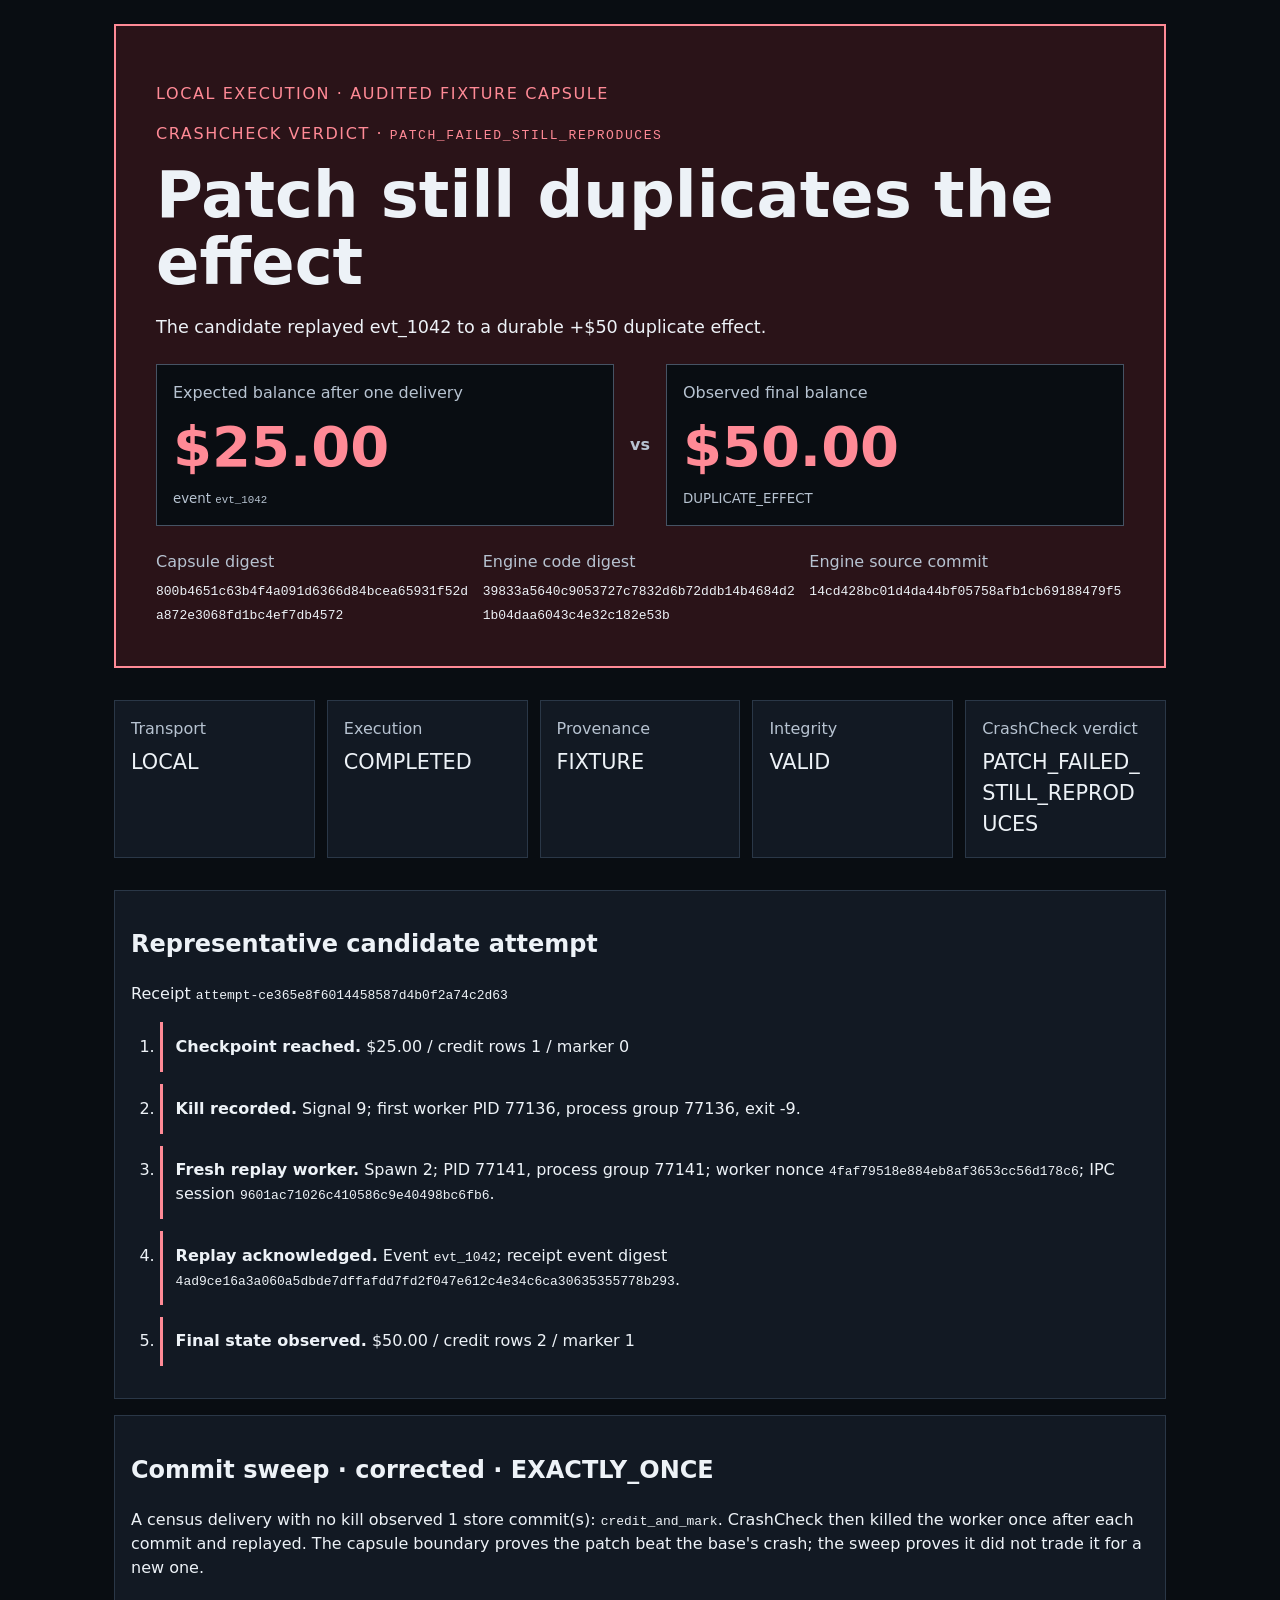
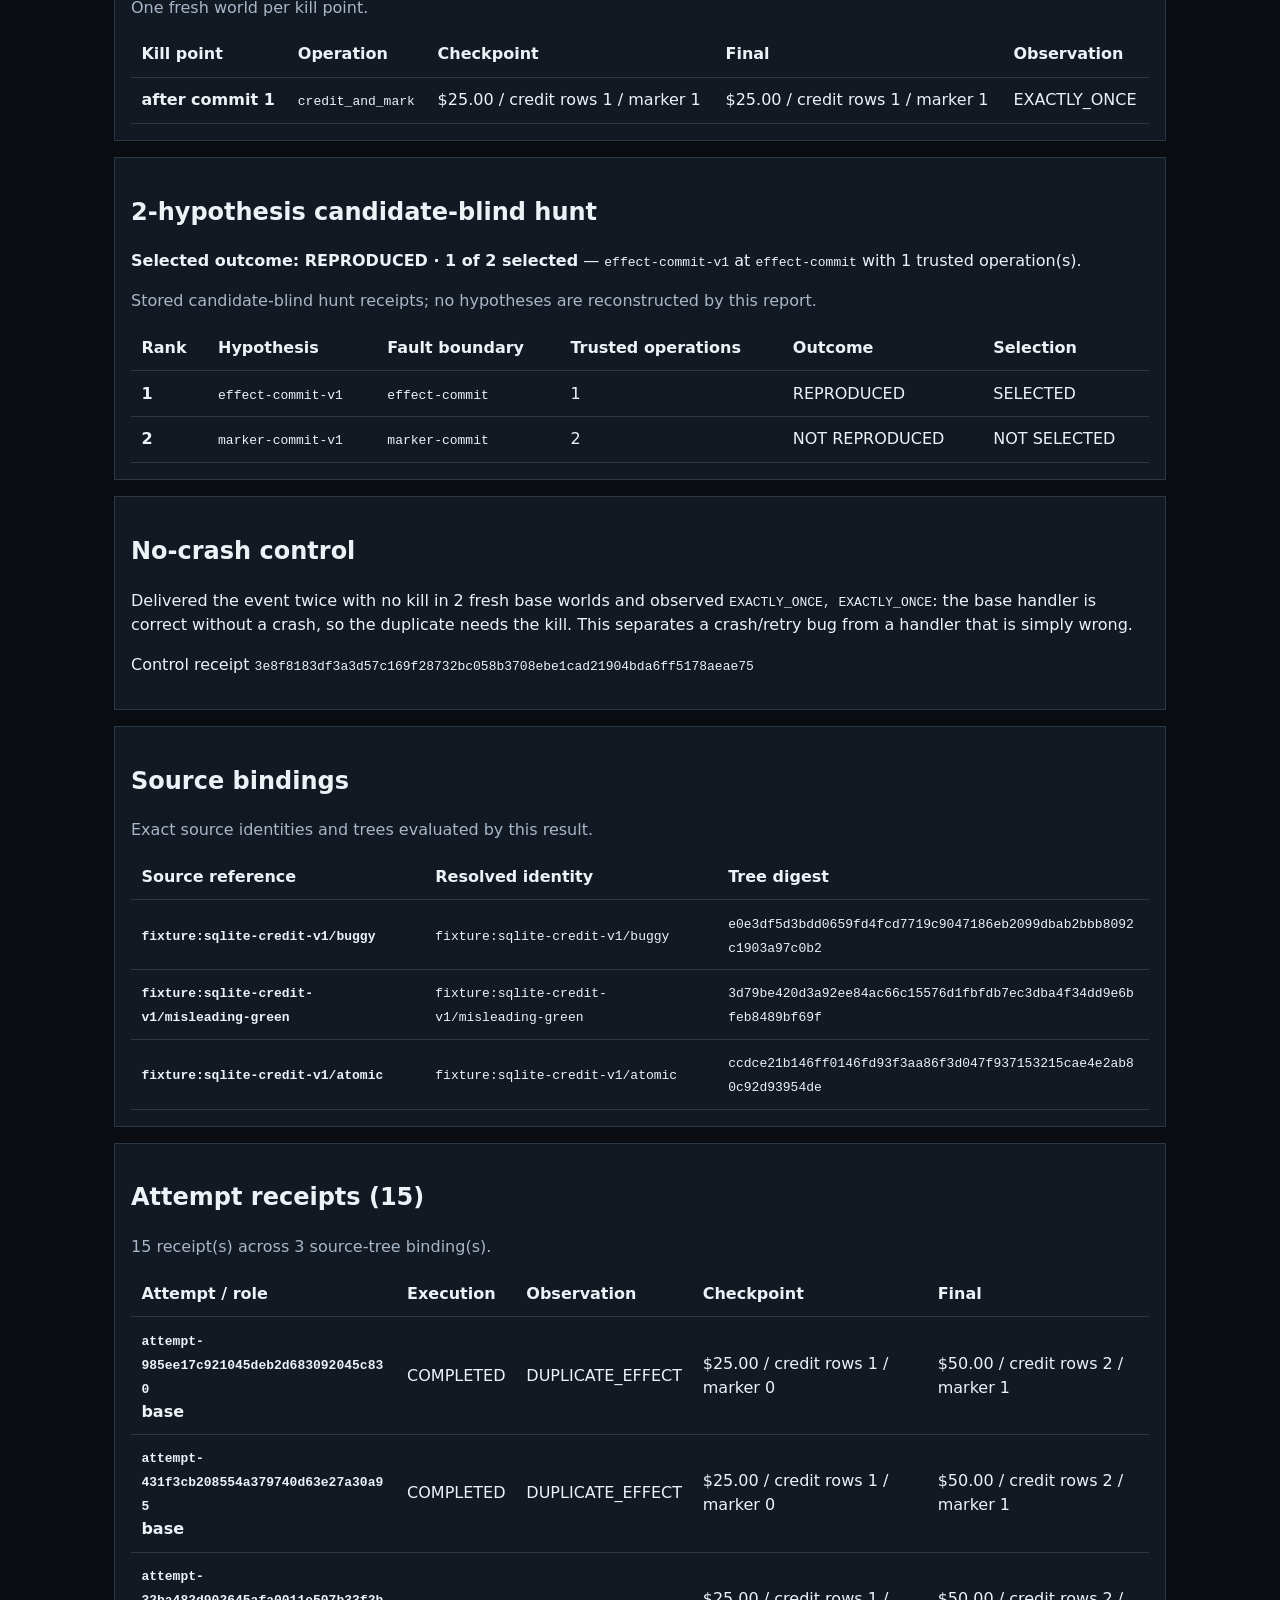
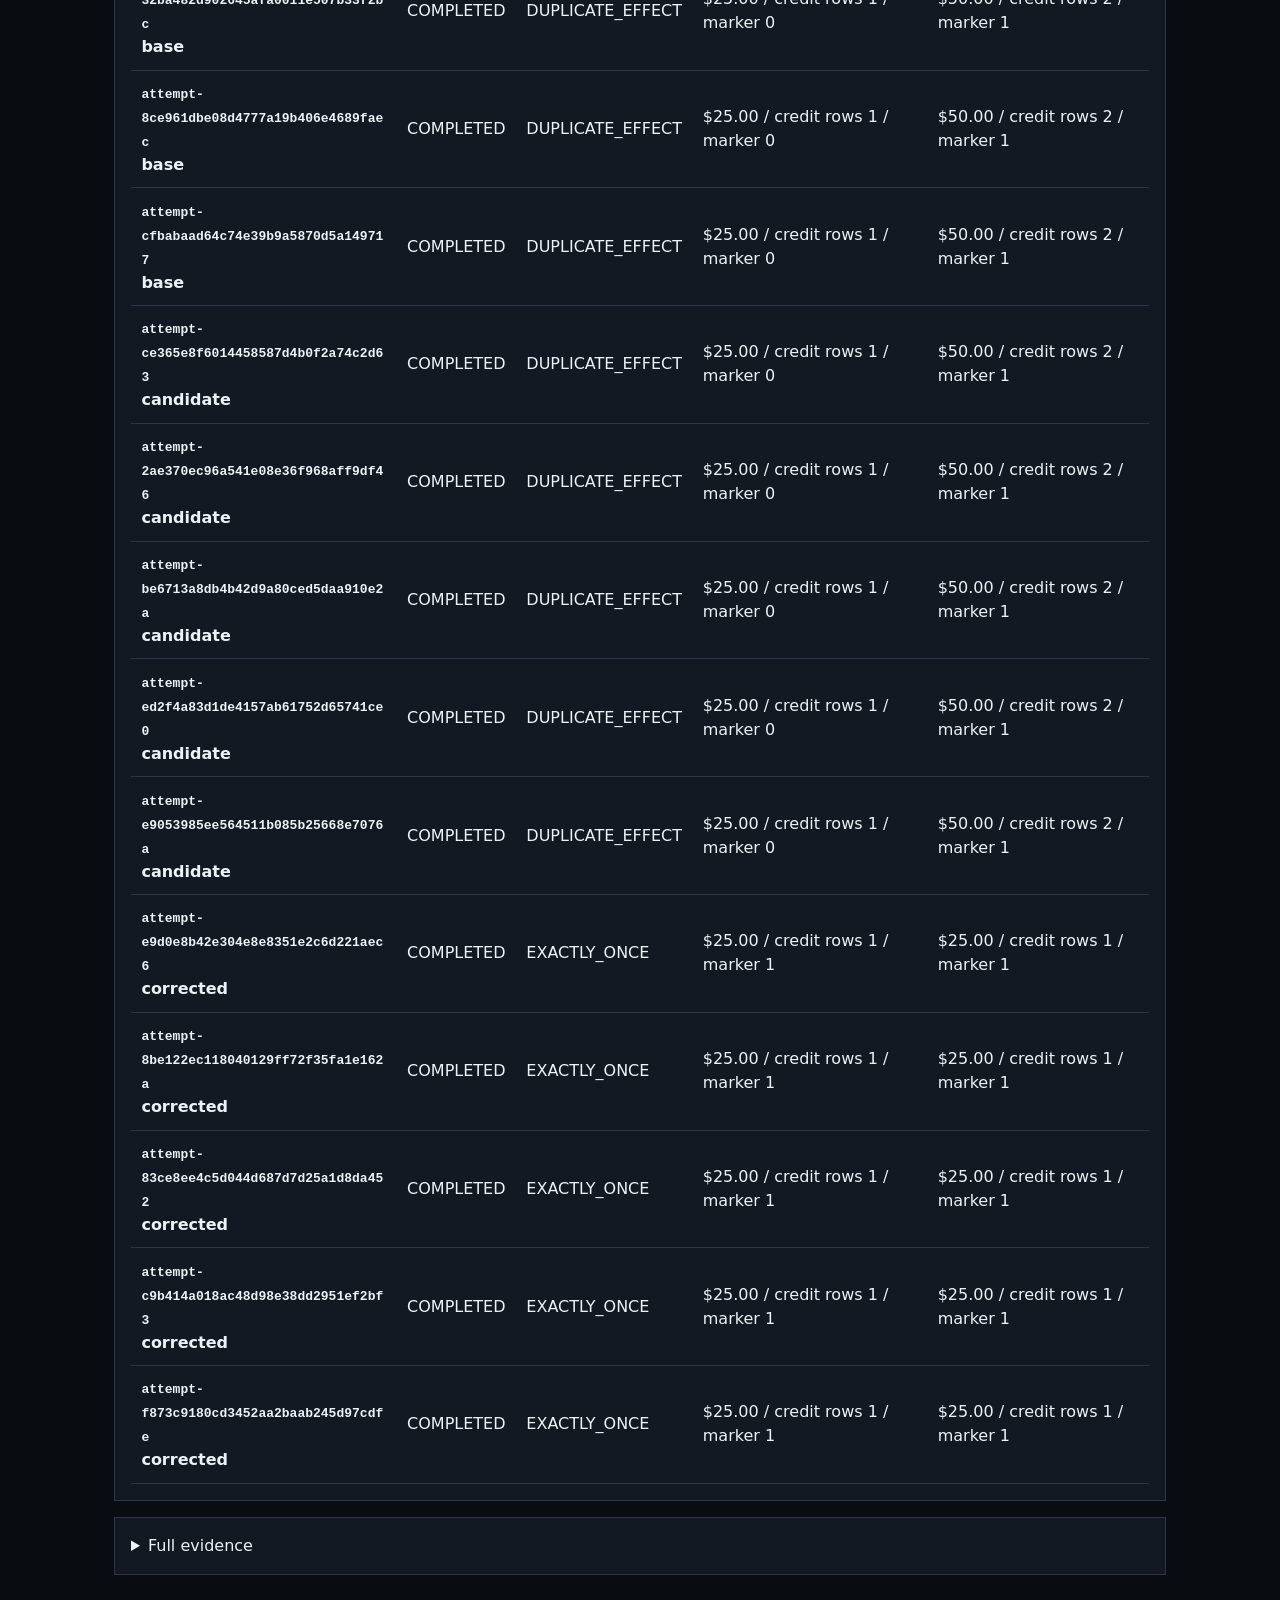
<file: docs/assets/crashcheck-hero/runs/local-20260906T155348-0b0883b5/report.html>
<!doctype html>
<html lang="en">
<head>
<meta charset="utf-8">
<meta name="viewport" content="width=device-width,initial-scale=1">
<title>Nemisis CrashCheck — PATCH_FAILED_STILL_REPRODUCES</title>
<style>
:root { color-scheme: dark; font-family: ui-sans-serif, system-ui, sans-serif; line-height: 1.5; }
* { box-sizing: border-box; }
body { margin: 0 auto; max-width: 1100px; padding: 1.5rem; background: #090d12; color: #edf2f7; }
.verdict-pass { --accent: #70e5ad; --tint: #10241d; }
.verdict-fail { --accent: #ff8a96; --tint: #2a1318; }
.verdict-warn { --accent: #ffd166; --tint: #2a2211; }
.skip-link { position: absolute; left: -9999px; } .skip-link:focus { left: 1rem; top: 1rem; }
.hero { padding: clamp(1.2rem,4vw,2.5rem); background: var(--tint);
border: 2px solid var(--accent); }
.label,.verdict-code { color: var(--accent); letter-spacing: .1em; text-transform: uppercase; }
h1 { margin: .25rem 0; font-size: clamp(2rem,6vw,4rem); line-height: 1.05; }
.summary { max-width: 70ch; font-size: 1.1rem; }
.comparison { display: grid; grid-template-columns: minmax(0,1fr) auto minmax(0,1fr);
gap: 1rem; align-items: center; margin: 1.5rem 0; }
.measure { padding: 1rem; background: #090d12; border: 1px solid #465364; }
.measure span,.measure small { display: block; color: #b7c3d1; }
.measure strong { display: block; color: var(--accent); font-size: clamp(2rem,6vw,3.5rem); }
.versus { color: #b7c3d1; font-weight: 700; }
.identity,.axes { display: grid; gap: .75rem;
grid-template-columns: repeat(auto-fit,minmax(200px,1fr)); }
.identity { margin: 0; } .identity div { min-width: 0; }
.identity dt,.axes dt { color: #b7c3d1; }
.identity dd { margin: .25rem 0 0; }
.card { margin: 1rem 0; padding: 1rem; background: #121923; border: 1px solid #2a3747; }
.axes { margin: 1rem 0; } .axes div { min-width: 0; }
.axes dd { margin: .35rem 0 0; font-size: 1.3rem; overflow-wrap: anywhere; }
.timeline { display: grid; gap: .75rem; padding-left: 1.8rem; }
.timeline li { padding: .8rem; border-left: 3px solid var(--accent); }
.table-wrap { overflow-x: auto; }
table { border-collapse: collapse; width: 100%; } th,td { padding: .65rem; text-align: left;
border-bottom: 1px solid #2a3747; } code,pre { overflow-wrap: anywhere; white-space: pre-wrap; }
caption { padding: 0 0 .75rem; text-align: left; color: #a8b6c7; }
@media (max-width: 640px) {
body { padding: .75rem; } .comparison { grid-template-columns: 1fr; }
.versus { display: none; }
}
</style>
</head>
<body>
<a class="skip-link" href="#main">Skip to evidence</a>
<main id="main" class="verdict-fail">
<header class="hero">
<p class="label">LOCAL EXECUTION · AUDITED FIXTURE CAPSULE</p>
<p class="verdict-code">CrashCheck verdict · <code>PATCH_FAILED_STILL_REPRODUCES</code></p>
<h1>Patch still duplicates the effect</h1>
<p class="summary">The candidate replayed evt_1042 to a durable +$50 duplicate effect.</p>
<div class="comparison" aria-label="Expected and observed effects">
<div class="measure"><span>Expected balance after one delivery</span>
<strong>$25.00</strong>
<small>event <code>evt_1042</code></small></div>
<span class="versus" aria-hidden="true">vs</span>
<div class="measure"><span>Observed final balance</span><strong>$50.00</strong>
<small>DUPLICATE_EFFECT</small></div>
</div>
<dl class="identity" aria-label="Evidence identity">
<div><dt>Capsule digest</dt><dd><code>800b4651c63b4f4a091d6366d84bcea65931f52da872e3068fd1bc4ef7db4572</code></dd></div>
<div><dt>Engine code digest</dt><dd><code>39833a5640c9053727c7832d6b72ddb14b4684d21b04daa6043c4e32c182e53b</code></dd></div>
<div><dt>Engine source commit</dt><dd><code>14cd428bc01d4da44bf05758afb1cb69188479f5</code></dd></div>
</dl>
</header>
<dl class="axes" aria-label="Independent result axes">
<div class="card"><dt>Transport</dt><dd>LOCAL</dd></div>
<div class="card"><dt>Execution</dt><dd>COMPLETED</dd></div>
<div class="card"><dt>Provenance</dt><dd>FIXTURE</dd></div>
<div class="card"><dt>Integrity</dt><dd>VALID</dd></div>
<div class="card"><dt>CrashCheck verdict</dt><dd>PATCH_FAILED_STILL_REPRODUCES</dd></div>
</dl>

<section class="card" aria-labelledby="attempt-story"><h2 id="attempt-story">Representative candidate attempt</h2>
<p>Receipt <code>attempt-ce365e8f6014458587d4b0f2a74c2d63</code></p>
<ol class="timeline">
<li><strong>Checkpoint reached.</strong> $25.00 / credit rows 1 / marker 0</li>
<li><strong>Kill recorded.</strong> Signal 9; first worker PID 77136, process group 77136, exit -9.</li>
<li><strong>Fresh replay worker.</strong> Spawn 2; PID 77141, process group 77141; worker nonce <code>4faf79518e884eb8af3653cc56d178c6</code>; IPC session <code>9601ac71026c410586c9e40498bc6fb6</code>.</li>
<li><strong>Replay acknowledged.</strong> Event <code>evt_1042</code>; receipt event digest <code>4ad9ce16a3a060a5dbde7dffafdd7fd2f047e612c4e34c6ca30635355778b293</code>.</li>
<li><strong>Final state observed.</strong> $50.00 / credit rows 2 / marker 1</li>
</ol></section>
<section class="card" aria-labelledby="sweep-corrected">
<h2 id="sweep-corrected">Commit sweep · corrected · <span class="verdict-pass">EXACTLY_ONCE</span></h2>
<p>A census delivery with no kill observed 1 store commit(s):
<code>credit_and_mark</code>. CrashCheck then killed the worker once after
each commit and replayed. The capsule boundary proves the patch beat the base's crash; the sweep
proves it did not trade it for a new one.</p>
<div class="table-wrap" role="region" aria-label="Commit sweep receipts" tabindex="0"><table>
<caption>One fresh world per kill point.</caption>
<thead><tr><th scope="col">Kill point</th><th scope="col">Operation</th>
<th scope="col">Checkpoint</th><th scope="col">Final</th><th scope="col">Observation</th></tr>
</thead><tbody><tr><th scope="row">after commit 1</th><td><code>credit_and_mark</code></td><td>$25.00 / credit rows 1 / marker 1</td><td>$25.00 / credit rows 1 / marker 1</td><td>EXACTLY_ONCE</td></tr></tbody></table></div></section>
<section class="card" aria-labelledby="hypothesis-hunt">
<h2 id="hypothesis-hunt">2-hypothesis candidate-blind hunt</h2>
<p><strong>Selected outcome: REPRODUCED · 1 of 2 selected</strong> — <code>effect-commit-v1</code> at <code>effect-commit</code> with 1 trusted operation(s).</p>
<div class="table-wrap" role="region" aria-label="Hypothesis hunt receipts" tabindex="0"><table>
<caption>Stored candidate-blind hunt receipts; no hypotheses are reconstructed by this report.</caption>
<thead><tr><th scope="col">Rank</th><th scope="col">Hypothesis</th>
<th scope="col">Fault boundary</th><th scope="col">Trusted operations</th>
<th scope="col">Outcome</th><th scope="col">Selection</th></tr></thead>
<tbody><tr><th scope="row">1</th><td><code>effect-commit-v1</code></td><td><code>effect-commit</code></td><td>1</td><td>REPRODUCED</td><td>SELECTED</td></tr><tr><th scope="row">2</th><td><code>marker-commit-v1</code></td><td><code>marker-commit</code></td><td>2</td><td>NOT REPRODUCED</td><td>NOT SELECTED</td></tr></tbody></table></div></section>
<section class="card" aria-labelledby="minimization">
<h2 id="minimization">No-crash control</h2>
<p>Delivered the event twice with no kill in 2 fresh base worlds
and observed <code>EXACTLY_ONCE, EXACTLY_ONCE</code>: the base handler is correct without a crash, so the duplicate needs the kill. This separates a
crash/retry bug from a handler that is simply wrong.</p>
<p>Control receipt <code>3e8f8183df3a3d57c169f28732bc058b3708ebe1cad21904bda6ff5178aeae75</code></p></section>
<section class="card" aria-labelledby="source-bindings">
<h2 id="source-bindings">Source bindings</h2>
<div class="table-wrap" role="region" aria-label="Source bindings" tabindex="0"><table>
<caption>Exact source identities and trees evaluated by this result.</caption>
<thead><tr><th scope="col">Source reference</th><th scope="col">Resolved identity</th>
<th scope="col">Tree digest</th></tr></thead>
<tbody><tr><th scope="row"><code>fixture:sqlite-credit-v1/buggy</code></th><td><code>fixture:sqlite-credit-v1/buggy</code></td><td><code>e0e3df5d3bdd0659fd4fcd7719c9047186eb2099dbab2bbb8092c1903a97c0b2</code></td></tr><tr><th scope="row"><code>fixture:sqlite-credit-v1/misleading-green</code></th><td><code>fixture:sqlite-credit-v1/misleading-green</code></td><td><code>3d79be420d3a92ee84ac66c15576d1fbfdb7ec3dba4f34dd9e6bfeb8489bf69f</code></td></tr><tr><th scope="row"><code>fixture:sqlite-credit-v1/atomic</code></th><td><code>fixture:sqlite-credit-v1/atomic</code></td><td><code>ccdce21b146ff0146fd93f3aa86f3d047f937153215cae4e2ab80c92d93954de</code></td></tr></tbody></table></div></section>
<section class="card" aria-labelledby="attempt-receipts">
<h2 id="attempt-receipts">Attempt receipts (15)</h2>
<div class="table-wrap" role="region" aria-label="Attempt receipts" tabindex="0"><table>
<caption>15 receipt(s) across 3 source-tree binding(s).</caption>
<thead><tr><th scope="col">Attempt / role</th><th scope="col">Execution</th>
<th scope="col">Observation</th><th scope="col">Checkpoint</th>
<th scope="col">Final</th></tr></thead>
<tbody><tr><th scope="row"><code>attempt-985ee17c921045deb2d683092045c830</code><br>base</th><td>COMPLETED</td><td>DUPLICATE_EFFECT</td><td>$25.00 / credit rows 1 / marker 0</td><td>$50.00 / credit rows 2 / marker 1</td></tr><tr><th scope="row"><code>attempt-431f3cb208554a379740d63e27a30a95</code><br>base</th><td>COMPLETED</td><td>DUPLICATE_EFFECT</td><td>$25.00 / credit rows 1 / marker 0</td><td>$50.00 / credit rows 2 / marker 1</td></tr><tr><th scope="row"><code>attempt-32ba482d902645afa0011e507b33f2bc</code><br>base</th><td>COMPLETED</td><td>DUPLICATE_EFFECT</td><td>$25.00 / credit rows 1 / marker 0</td><td>$50.00 / credit rows 2 / marker 1</td></tr><tr><th scope="row"><code>attempt-8ce961dbe08d4777a19b406e4689faec</code><br>base</th><td>COMPLETED</td><td>DUPLICATE_EFFECT</td><td>$25.00 / credit rows 1 / marker 0</td><td>$50.00 / credit rows 2 / marker 1</td></tr><tr><th scope="row"><code>attempt-cfbabaad64c74e39b9a5870d5a149717</code><br>base</th><td>COMPLETED</td><td>DUPLICATE_EFFECT</td><td>$25.00 / credit rows 1 / marker 0</td><td>$50.00 / credit rows 2 / marker 1</td></tr><tr><th scope="row"><code>attempt-ce365e8f6014458587d4b0f2a74c2d63</code><br>candidate</th><td>COMPLETED</td><td>DUPLICATE_EFFECT</td><td>$25.00 / credit rows 1 / marker 0</td><td>$50.00 / credit rows 2 / marker 1</td></tr><tr><th scope="row"><code>attempt-2ae370ec96a541e08e36f968aff9df46</code><br>candidate</th><td>COMPLETED</td><td>DUPLICATE_EFFECT</td><td>$25.00 / credit rows 1 / marker 0</td><td>$50.00 / credit rows 2 / marker 1</td></tr><tr><th scope="row"><code>attempt-be6713a8db4b42d9a80ced5daa910e2a</code><br>candidate</th><td>COMPLETED</td><td>DUPLICATE_EFFECT</td><td>$25.00 / credit rows 1 / marker 0</td><td>$50.00 / credit rows 2 / marker 1</td></tr><tr><th scope="row"><code>attempt-ed2f4a83d1de4157ab61752d65741ce0</code><br>candidate</th><td>COMPLETED</td><td>DUPLICATE_EFFECT</td><td>$25.00 / credit rows 1 / marker 0</td><td>$50.00 / credit rows 2 / marker 1</td></tr><tr><th scope="row"><code>attempt-e9053985ee564511b085b25668e7076a</code><br>candidate</th><td>COMPLETED</td><td>DUPLICATE_EFFECT</td><td>$25.00 / credit rows 1 / marker 0</td><td>$50.00 / credit rows 2 / marker 1</td></tr><tr><th scope="row"><code>attempt-e9d0e8b42e304e8e8351e2c6d221aec6</code><br>corrected</th><td>COMPLETED</td><td>EXACTLY_ONCE</td><td>$25.00 / credit rows 1 / marker 1</td><td>$25.00 / credit rows 1 / marker 1</td></tr><tr><th scope="row"><code>attempt-8be122ec118040129ff72f35fa1e162a</code><br>corrected</th><td>COMPLETED</td><td>EXACTLY_ONCE</td><td>$25.00 / credit rows 1 / marker 1</td><td>$25.00 / credit rows 1 / marker 1</td></tr><tr><th scope="row"><code>attempt-83ce8ee4c5d044d687d7d25a1d8da452</code><br>corrected</th><td>COMPLETED</td><td>EXACTLY_ONCE</td><td>$25.00 / credit rows 1 / marker 1</td><td>$25.00 / credit rows 1 / marker 1</td></tr><tr><th scope="row"><code>attempt-c9b414a018ac48d98e38dd2951ef2bf3</code><br>corrected</th><td>COMPLETED</td><td>EXACTLY_ONCE</td><td>$25.00 / credit rows 1 / marker 1</td><td>$25.00 / credit rows 1 / marker 1</td></tr><tr><th scope="row"><code>attempt-f873c9180cd3452aa2baab245d97cdfe</code><br>corrected</th><td>COMPLETED</td><td>EXACTLY_ONCE</td><td>$25.00 / credit rows 1 / marker 1</td><td>$25.00 / credit rows 1 / marker 1</td></tr></tbody></table></div></section>
<details class="card"><summary>Full evidence</summary>
<pre>{
  &quot;capsule&quot;: {
    &quot;contract_digest&quot;: &quot;a7dda9b1726fc74de0b594c57d3ce2647c21e4e4231431d78f22c92a466f562a&quot;,
    &quot;digest&quot;: &quot;800b4651c63b4f4a091d6366d84bcea65931f52da872e3068fd1bc4ef7db4572&quot;,
    &quot;effect_delta&quot;: 2500,
    &quot;engine_code_digest&quot;: &quot;39833a5640c9053727c7832d6b72ddb14b4684d21b04daa6043c4e32c182e53b&quot;,
    &quot;environment_digest&quot;: &quot;7e4301b5f54c56b990d36be1201436a064c302a2371689fb1ce1b80bf43f3fa9&quot;,
    &quot;event&quot;: {
      &quot;account_id&quot;: &quot;acct_7&quot;,
      &quot;amount_cents&quot;: 2500,
      &quot;event_id&quot;: &quot;evt_1042&quot;
    },
    &quot;event_digest&quot;: &quot;4ad9ce16a3a060a5dbde7dffafdd7fd2f047e612c4e34c6ca30635355778b293&quot;,
    &quot;event_id&quot;: &quot;evt_1042&quot;,
    &quot;fault_boundary&quot;: &quot;effect-commit&quot;,
    &quot;fault_intent_id&quot;: &quot;first-credit-effect-commit-v1&quot;,
    &quot;initial_database_digest&quot;: &quot;8ecc527398763a26042cc2df0432de315a75149a50b6eeb048e53c21e544b937&quot;,
    &quot;minimization_trace&quot;: [
      &quot;3e8f8183df3a3d57c169f28732bc058b3708ebe1cad21904bda6ff5178aeae75&quot;
    ],
    &quot;originating_base_tree_digest&quot;: &quot;e0e3df5d3bdd0659fd4fcd7719c9047186eb2099dbab2bbb8092c1903a97c0b2&quot;,
    &quot;predicate_ids&quot;: [
      &quot;single-credit-and-marker-v1&quot;
    ],
    &quot;probe_id&quot;: &quot;credit-state-v1&quot;,
    &quot;runner_id&quot;: &quot;sqlite-runner-v2&quot;,
    &quot;runner_version&quot;: &quot;2&quot;,
    &quot;scenario_id&quot;: &quot;sqlite-credit-v1&quot;,
    &quot;scenario_version&quot;: &quot;1&quot;,
    &quot;schema_version&quot;: &quot;1&quot;,
    &quot;truth_label&quot;: &quot;FIXTURE&quot;
  },
  &quot;result&quot;: {
    &quot;anchor_resolutions&quot;: [],
    &quot;artifacts&quot;: {
      &quot;capsule&quot;: &quot;repros/double-credit/800b4651c63b4f4a091d6366d84bcea65931f52da872e3068fd1bc4ef7db4572/capsule.json&quot;,
      &quot;contract&quot;: &quot;repros/double-credit/800b4651c63b4f4a091d6366d84bcea65931f52da872e3068fd1bc4ef7db4572/contract.json&quot;,
      &quot;event&quot;: &quot;repros/double-credit/800b4651c63b4f4a091d6366d84bcea65931f52da872e3068fd1bc4ef7db4572/event.json&quot;,
      &quot;hunt&quot;: &quot;repros/double-credit/800b4651c63b4f4a091d6366d84bcea65931f52da872e3068fd1bc4ef7db4572/hunt.json&quot;,
      &quot;manifest&quot;: &quot;runs/local-20260906T155348-0b0883b5/manifest.json&quot;,
      &quot;metadata&quot;: &quot;repros/double-credit/800b4651c63b4f4a091d6366d84bcea65931f52da872e3068fd1bc4ef7db4572/metadata.json&quot;,
      &quot;minimization&quot;: &quot;runs/local-20260906T155348-0b0883b5/minimization.json&quot;,
      &quot;regression_test&quot;: &quot;repros/double-credit/800b4651c63b4f4a091d6366d84bcea65931f52da872e3068fd1bc4ef7db4572/test_repro.py&quot;,
      &quot;report&quot;: &quot;runs/local-20260906T155348-0b0883b5/report.html&quot;
    },
    &quot;attempts&quot;: [
      {
        &quot;binding_digest&quot;: &quot;2e904b8bf876405a2844acfa84b34062513c4370c20b20bfaa657ec66461e2ca&quot;,
        &quot;capsule_digest&quot;: &quot;800b4651c63b4f4a091d6366d84bcea65931f52da872e3068fd1bc4ef7db4572&quot;,
        &quot;checkpoint_reached&quot;: true,
        &quot;checkpoint_snapshot&quot;: {
          &quot;digest&quot;: &quot;895757555b90f0786bdbbfbb4036152a92a3610509dfa6e8dc6fc236d7eb3d45&quot;,
          &quot;event_effect_count&quot;: 1,
          &quot;event_effect_total&quot;: 2500,
          &quot;event_marker_count&quot;: 0,
          &quot;subject_total&quot;: 2500
        },
        &quot;contract_digest&quot;: &quot;a7dda9b1726fc74de0b594c57d3ce2647c21e4e4231431d78f22c92a466f562a&quot;,
        &quot;database_id&quot;: &quot;db-5ede12301cbd4c71b50c9bcf02044e73&quot;,
        &quot;digest&quot;: &quot;8ac04cf392d02752b912a77051c67a1e79348a8e65c61c6701ce10b2aa4622a6&quot;,
        &quot;effect_delta&quot;: 2500,
        &quot;ended_at&quot;: &quot;2026-09-06T15:53:49.464546Z&quot;,
        &quot;environment_digest&quot;: &quot;7e4301b5f54c56b990d36be1201436a064c302a2371689fb1ce1b80bf43f3fa9&quot;,
        &quot;event_digest&quot;: &quot;4ad9ce16a3a060a5dbde7dffafdd7fd2f047e612c4e34c6ca30635355778b293&quot;,
        &quot;execution_nonce&quot;: &quot;cee750793ff34d3d9461d3e2780c5daa&quot;,
        &quot;execution_status&quot;: &quot;COMPLETED&quot;,
        &quot;failure_detail&quot;: null,
        &quot;final_snapshot&quot;: {
          &quot;digest&quot;: &quot;fbfca7a2919eb5286837b803af0e6277facdf6e1b61b9dc8cb3d750d4649f827&quot;,
          &quot;event_effect_count&quot;: 2,
          &quot;event_effect_total&quot;: 5000,
          &quot;event_marker_count&quot;: 1,
          &quot;subject_total&quot;: 5000
        },
        &quot;first_worker_operations&quot;: [
          &quot;credit&quot;
        ],
        &quot;initial_database_digest&quot;: &quot;8ecc527398763a26042cc2df0432de315a75149a50b6eeb048e53c21e544b937&quot;,
        &quot;initial_database_file_digest&quot;: &quot;aee3d1b089e0418bdebd12895485422269757a8c5b9dde3f0fd71d8be47887db&quot;,
        &quot;integrity_status&quot;: &quot;VALID&quot;,
        &quot;kill_after_commit&quot;: null,
        &quot;kill_signal&quot;: 9,
        &quot;observation&quot;: &quot;DUPLICATE_EFFECT&quot;,
        &quot;post_execution_tree_digest&quot;: &quot;e0e3df5d3bdd0659fd4fcd7719c9047186eb2099dbab2bbb8092c1903a97c0b2&quot;,
        &quot;post_kill_snapshot&quot;: {
          &quot;digest&quot;: &quot;895757555b90f0786bdbbfbb4036152a92a3610509dfa6e8dc6fc236d7eb3d45&quot;,
          &quot;event_effect_count&quot;: 1,
          &quot;event_effect_total&quot;: 2500,
          &quot;event_marker_count&quot;: 0,
          &quot;subject_total&quot;: 2500
        },
        &quot;pre_crash_snapshot&quot;: {
          &quot;digest&quot;: &quot;9038bda2e742dde1697b35c1dc00101431c2fe13cf622198c69628bfc198dc92&quot;,
          &quot;event_effect_count&quot;: 0,
          &quot;event_effect_total&quot;: 0,
          &quot;event_marker_count&quot;: 0,
          &quot;subject_total&quot;: 0
        },
        &quot;provider_image_id&quot;: null,
        &quot;provider_operation_id&quot;: null,
        &quot;receipt_id&quot;: &quot;attempt-985ee17c921045deb2d683092045c830&quot;,
        &quot;replay_acknowledged&quot;: true,
        &quot;role&quot;: &quot;base&quot;,
        &quot;schema_version&quot;: &quot;1&quot;,
        &quot;spawns&quot;: [
          {
            &quot;ended_at&quot;: &quot;2026-09-06T15:53:49.280236Z&quot;,
            &quot;event_digest&quot;: &quot;4ad9ce16a3a060a5dbde7dffafdd7fd2f047e612c4e34c6ca30635355778b293&quot;,
            &quot;exit_code&quot;: -9,
            &quot;ipc_session_id&quot;: &quot;706c08a9ecf04e1c8df3e71a30bb9a61&quot;,
            &quot;phase&quot;: &quot;first&quot;,
            &quot;pid&quot;: 77127,
            &quot;process_group_id&quot;: 77127,
            &quot;spawn_index&quot;: 1,
            &quot;started_at&quot;: &quot;2026-09-06T15:53:49.134161Z&quot;,
            &quot;stderr_digest&quot;: &quot;0842a14241c7ee81b8e32ea387bc6de7275414a0e8ce170b780a06c584f0be02&quot;,
            &quot;stderr_excerpt&quot;: &quot;&quot;,
            &quot;stdout_digest&quot;: &quot;e3b0c44298fc1c149afbf4c8996fb92427ae41e4649b934ca495991b7852b855&quot;,
            &quot;stdout_excerpt&quot;: &quot;&quot;,
            &quot;worker_nonce&quot;: &quot;d3510a8c0b43438d8ee07077653a1e9d&quot;
          },
          {
            &quot;ended_at&quot;: &quot;2026-09-06T15:53:49.458144Z&quot;,
            &quot;event_digest&quot;: &quot;4ad9ce16a3a060a5dbde7dffafdd7fd2f047e612c4e34c6ca30635355778b293&quot;,
            &quot;exit_code&quot;: 0,
            &quot;ipc_session_id&quot;: &quot;9cf0a2c86c74435da9518377ded9fe48&quot;,
            &quot;phase&quot;: &quot;replay&quot;,
            &quot;pid&quot;: 77132,
            &quot;process_group_id&quot;: 77132,
            &quot;spawn_index&quot;: 2,
            &quot;started_at&quot;: &quot;2026-09-06T15:53:49.289651Z&quot;,
            &quot;stderr_digest&quot;: &quot;0842a14241c7ee81b8e32ea387bc6de7275414a0e8ce170b780a06c584f0be02&quot;,
            &quot;stderr_excerpt&quot;: &quot;&quot;,
            &quot;stdout_digest&quot;: &quot;e3b0c44298fc1c149afbf4c8996fb92427ae41e4649b934ca495991b7852b855&quot;,
            &quot;stdout_excerpt&quot;: &quot;&quot;,
            &quot;worker_nonce&quot;: &quot;ceec5c891871403aa6aa47db2a117e66&quot;
          }
        ],
        &quot;started_at&quot;: &quot;2026-09-06T15:53:49.113624Z&quot;,
        &quot;timeline&quot;: [
          {
            &quot;detail&quot;: &quot;&quot;,
            &quot;state&quot;: &quot;PREFLIGHT&quot;,
            &quot;timestamp&quot;: &quot;2026-09-06T15:53:49.113624Z&quot;
          },
          {
            &quot;detail&quot;: &quot;db-5ede12301cbd4c71b50c9bcf02044e73&quot;,
            &quot;state&quot;: &quot;DATABASE_SEEDED&quot;,
            &quot;timestamp&quot;: &quot;2026-09-06T15:53:49.129811Z&quot;
          },
          {
            &quot;detail&quot;: &quot;&quot;,
            &quot;state&quot;: &quot;PRE_CRASH_PROBED&quot;,
            &quot;timestamp&quot;: &quot;2026-09-06T15:53:49.131358Z&quot;
          },
          {
            &quot;detail&quot;: &quot;77127&quot;,
            &quot;state&quot;: &quot;FIRST_WORKER_STARTED&quot;,
            &quot;timestamp&quot;: &quot;2026-09-06T15:53:49.137872Z&quot;
          },
          {
            &quot;detail&quot;: &quot;895757555b90f0786bdbbfbb4036152a92a3610509dfa6e8dc6fc236d7eb3d45&quot;,
            &quot;state&quot;: &quot;CHECKPOINT_REACHED&quot;,
            &quot;timestamp&quot;: &quot;2026-09-06T15:53:49.276314Z&quot;
          },
          {
            &quot;detail&quot;: &quot;-9&quot;,
            &quot;state&quot;: &quot;WORKER_KILLED&quot;,
            &quot;timestamp&quot;: &quot;2026-09-06T15:53:49.280237Z&quot;
          },
          {
            &quot;detail&quot;: &quot;895757555b90f0786bdbbfbb4036152a92a3610509dfa6e8dc6fc236d7eb3d45&quot;,
            &quot;state&quot;: &quot;POST_KILL_PROBED&quot;,
            &quot;timestamp&quot;: &quot;2026-09-06T15:53:49.287547Z&quot;
          },
          {
            &quot;detail&quot;: &quot;77132&quot;,
            &quot;state&quot;: &quot;REPLAY_WORKER_STARTED&quot;,
            &quot;timestamp&quot;: &quot;2026-09-06T15:53:49.289840Z&quot;
          },
          {
            &quot;detail&quot;: &quot;4ad9ce16a3a060a5dbde7dffafdd7fd2f047e612c4e34c6ca30635355778b293&quot;,
            &quot;state&quot;: &quot;EVENT_REPLAYED&quot;,
            &quot;timestamp&quot;: &quot;2026-09-06T15:53:49.459606Z&quot;
          },
          {
            &quot;detail&quot;: &quot;fbfca7a2919eb5286837b803af0e6277facdf6e1b61b9dc8cb3d750d4649f827&quot;,
            &quot;state&quot;: &quot;FINAL_STATE_PROBED&quot;,
            &quot;timestamp&quot;: &quot;2026-09-06T15:53:49.459611Z&quot;
          },
          {
            &quot;detail&quot;: &quot;DUPLICATE_EFFECT&quot;,
            &quot;state&quot;: &quot;COMPLETE&quot;,
            &quot;timestamp&quot;: &quot;2026-09-06T15:53:49.464546Z&quot;
          }
        ],
        &quot;transport&quot;: &quot;LOCAL&quot;,
        &quot;tree_digest&quot;: &quot;e0e3df5d3bdd0659fd4fcd7719c9047186eb2099dbab2bbb8092c1903a97c0b2&quot;
      },
      {
        &quot;binding_digest&quot;: &quot;2e904b8bf876405a2844acfa84b34062513c4370c20b20bfaa657ec66461e2ca&quot;,
        &quot;capsule_digest&quot;: &quot;800b4651c63b4f4a091d6366d84bcea65931f52da872e3068fd1bc4ef7db4572&quot;,
        &quot;checkpoint_reached&quot;: true,
        &quot;checkpoint_snapshot&quot;: {
          &quot;digest&quot;: &quot;895757555b90f0786bdbbfbb4036152a92a3610509dfa6e8dc6fc236d7eb3d45&quot;,
          &quot;event_effect_count&quot;: 1,
          &quot;event_effect_total&quot;: 2500,
          &quot;event_marker_count&quot;: 0,
          &quot;subject_total&quot;: 2500
        },
        &quot;contract_digest&quot;: &quot;a7dda9b1726fc74de0b594c57d3ce2647c21e4e4231431d78f22c92a466f562a&quot;,
        &quot;database_id&quot;: &quot;db-18e9499978f64ab9a38e3476b72a399d&quot;,
        &quot;digest&quot;: &quot;56d1c7210381af37c30981930998776a1434597f2465ade7ebe36afb954975db&quot;,
        &quot;effect_delta&quot;: 2500,
        &quot;ended_at&quot;: &quot;2026-09-06T15:53:49.470765Z&quot;,
        &quot;environment_digest&quot;: &quot;7e4301b5f54c56b990d36be1201436a064c302a2371689fb1ce1b80bf43f3fa9&quot;,
        &quot;event_digest&quot;: &quot;4ad9ce16a3a060a5dbde7dffafdd7fd2f047e612c4e34c6ca30635355778b293&quot;,
        &quot;execution_nonce&quot;: &quot;51eebf54f1234727998785f920389271&quot;,
        &quot;execution_status&quot;: &quot;COMPLETED&quot;,
        &quot;failure_detail&quot;: null,
        &quot;final_snapshot&quot;: {
          &quot;digest&quot;: &quot;fbfca7a2919eb5286837b803af0e6277facdf6e1b61b9dc8cb3d750d4649f827&quot;,
          &quot;event_effect_count&quot;: 2,
          &quot;event_effect_total&quot;: 5000,
          &quot;event_marker_count&quot;: 1,
          &quot;subject_total&quot;: 5000
        },
        &quot;first_worker_operations&quot;: [
          &quot;credit&quot;
        ],
        &quot;initial_database_digest&quot;: &quot;8ecc527398763a26042cc2df0432de315a75149a50b6eeb048e53c21e544b937&quot;,
        &quot;initial_database_file_digest&quot;: &quot;aee3d1b089e0418bdebd12895485422269757a8c5b9dde3f0fd71d8be47887db&quot;,
        &quot;integrity_status&quot;: &quot;VALID&quot;,
        &quot;kill_after_commit&quot;: null,
        &quot;kill_signal&quot;: 9,
        &quot;observation&quot;: &quot;DUPLICATE_EFFECT&quot;,
        &quot;post_execution_tree_digest&quot;: &quot;e0e3df5d3bdd0659fd4fcd7719c9047186eb2099dbab2bbb8092c1903a97c0b2&quot;,
        &quot;post_kill_snapshot&quot;: {
          &quot;digest&quot;: &quot;895757555b90f0786bdbbfbb4036152a92a3610509dfa6e8dc6fc236d7eb3d45&quot;,
          &quot;event_effect_count&quot;: 1,
          &quot;event_effect_total&quot;: 2500,
          &quot;event_marker_count&quot;: 0,
          &quot;subject_total&quot;: 2500
        },
        &quot;pre_crash_snapshot&quot;: {
          &quot;digest&quot;: &quot;9038bda2e742dde1697b35c1dc00101431c2fe13cf622198c69628bfc198dc92&quot;,
          &quot;event_effect_count&quot;: 0,
          &quot;event_effect_total&quot;: 0,
          &quot;event_marker_count&quot;: 0,
          &quot;subject_total&quot;: 0
        },
        &quot;provider_image_id&quot;: null,
        &quot;provider_operation_id&quot;: null,
        &quot;receipt_id&quot;: &quot;attempt-431f3cb208554a379740d63e27a30a95&quot;,
        &quot;replay_acknowledged&quot;: true,
        &quot;role&quot;: &quot;base&quot;,
        &quot;schema_version&quot;: &quot;1&quot;,
        &quot;spawns&quot;: [
          {
            &quot;ended_at&quot;: &quot;2026-09-06T15:53:49.289359Z&quot;,
            &quot;event_digest&quot;: &quot;4ad9ce16a3a060a5dbde7dffafdd7fd2f047e612c4e34c6ca30635355778b293&quot;,
            &quot;exit_code&quot;: -9,
            &quot;ipc_session_id&quot;: &quot;a267d847782b41a3b85c5aa410d646f7&quot;,
            &quot;phase&quot;: &quot;first&quot;,
            &quot;pid&quot;: 77129,
            &quot;process_group_id&quot;: 77129,
            &quot;spawn_index&quot;: 1,
            &quot;started_at&quot;: &quot;2026-09-06T15:53:49.138328Z&quot;,
            &quot;stderr_digest&quot;: &quot;0842a14241c7ee81b8e32ea387bc6de7275414a0e8ce170b780a06c584f0be02&quot;,
            &quot;stderr_excerpt&quot;: &quot;&quot;,
            &quot;stdout_digest&quot;: &quot;e3b0c44298fc1c149afbf4c8996fb92427ae41e4649b934ca495991b7852b855&quot;,
            &quot;stdout_excerpt&quot;: &quot;&quot;,
            &quot;worker_nonce&quot;: &quot;88e64d099f86424992bae6f3f0af9906&quot;
          },
          {
            &quot;ended_at&quot;: &quot;2026-09-06T15:53:49.469098Z&quot;,
            &quot;event_digest&quot;: &quot;4ad9ce16a3a060a5dbde7dffafdd7fd2f047e612c4e34c6ca30635355778b293&quot;,
            &quot;exit_code&quot;: 0,
            &quot;ipc_session_id&quot;: &quot;997925c1c7154e45ba265c6caf35a926&quot;,
            &quot;phase&quot;: &quot;replay&quot;,
            &quot;pid&quot;: 77134,
            &quot;process_group_id&quot;: 77134,
            &quot;spawn_index&quot;: 2,
            &quot;started_at&quot;: &quot;2026-09-06T15:53:49.294129Z&quot;,
            &quot;stderr_digest&quot;: &quot;0842a14241c7ee81b8e32ea387bc6de7275414a0e8ce170b780a06c584f0be02&quot;,
            &quot;stderr_excerpt&quot;: &quot;&quot;,
            &quot;stdout_digest&quot;: &quot;e3b0c44298fc1c149afbf4c8996fb92427ae41e4649b934ca495991b7852b855&quot;,
            &quot;stdout_excerpt&quot;: &quot;&quot;,
            &quot;worker_nonce&quot;: &quot;d69c466edd2e4253945450a8738ae7e4&quot;
          }
        ],
        &quot;started_at&quot;: &quot;2026-09-06T15:53:49.113530Z&quot;,
        &quot;timeline&quot;: [
          {
            &quot;detail&quot;: &quot;&quot;,
            &quot;state&quot;: &quot;PREFLIGHT&quot;,
            &quot;timestamp&quot;: &quot;2026-09-06T15:53:49.113530Z&quot;
          },
          {
            &quot;detail&quot;: &quot;db-18e9499978f64ab9a38e3476b72a399d&quot;,
            &quot;state&quot;: &quot;DATABASE_SEEDED&quot;,
            &quot;timestamp&quot;: &quot;2026-09-06T15:53:49.130360Z&quot;
          },
          {
            &quot;detail&quot;: &quot;&quot;,
            &quot;state&quot;: &quot;PRE_CRASH_PROBED&quot;,
            &quot;timestamp&quot;: &quot;2026-09-06T15:53:49.135952Z&quot;
          },
          {
            &quot;detail&quot;: &quot;77129&quot;,
            &quot;state&quot;: &quot;FIRST_WORKER_STARTED&quot;,
            &quot;timestamp&quot;: &quot;2026-09-06T15:53:49.138525Z&quot;
          },
          {
            &quot;detail&quot;: &quot;895757555b90f0786bdbbfbb4036152a92a3610509dfa6e8dc6fc236d7eb3d45&quot;,
            &quot;state&quot;: &quot;CHECKPOINT_REACHED&quot;,
            &quot;timestamp&quot;: &quot;2026-09-06T15:53:49.287228Z&quot;
          },
          {
            &quot;detail&quot;: &quot;-9&quot;,
            &quot;state&quot;: &quot;WORKER_KILLED&quot;,
            &quot;timestamp&quot;: &quot;2026-09-06T15:53:49.289429Z&quot;
          },
          {
            &quot;detail&quot;: &quot;895757555b90f0786bdbbfbb4036152a92a3610509dfa6e8dc6fc236d7eb3d45&quot;,
            &quot;state&quot;: &quot;POST_KILL_PROBED&quot;,
            &quot;timestamp&quot;: &quot;2026-09-06T15:53:49.292482Z&quot;
          },
          {
            &quot;detail&quot;: &quot;77134&quot;,
            &quot;state&quot;: &quot;REPLAY_WORKER_STARTED&quot;,
            &quot;timestamp&quot;: &quot;2026-09-06T15:53:49.294573Z&quot;
          },
          {
            &quot;detail&quot;: &quot;4ad9ce16a3a060a5dbde7dffafdd7fd2f047e612c4e34c6ca30635355778b293&quot;,
            &quot;state&quot;: &quot;EVENT_REPLAYED&quot;,
            &quot;timestamp&quot;: &quot;2026-09-06T15:53:49.469749Z&quot;
          },
          {
            &quot;detail&quot;: &quot;fbfca7a2919eb5286837b803af0e6277facdf6e1b61b9dc8cb3d750d4649f827&quot;,
            &quot;state&quot;: &quot;FINAL_STATE_PROBED&quot;,
            &quot;timestamp&quot;: &quot;2026-09-06T15:53:49.469757Z&quot;
          },
          {
            &quot;detail&quot;: &quot;DUPLICATE_EFFECT&quot;,
            &quot;state&quot;: &quot;COMPLETE&quot;,
            &quot;timestamp&quot;: &quot;2026-09-06T15:53:49.470765Z&quot;
          }
        ],
        &quot;transport&quot;: &quot;LOCAL&quot;,
        &quot;tree_digest&quot;: &quot;e0e3df5d3bdd0659fd4fcd7719c9047186eb2099dbab2bbb8092c1903a97c0b2&quot;
      },
      {
        &quot;binding_digest&quot;: &quot;2e904b8bf876405a2844acfa84b34062513c4370c20b20bfaa657ec66461e2ca&quot;,
        &quot;capsule_digest&quot;: &quot;800b4651c63b4f4a091d6366d84bcea65931f52da872e3068fd1bc4ef7db4572&quot;,
        &quot;checkpoint_reached&quot;: true,
        &quot;checkpoint_snapshot&quot;: {
          &quot;digest&quot;: &quot;895757555b90f0786bdbbfbb4036152a92a3610509dfa6e8dc6fc236d7eb3d45&quot;,
          &quot;event_effect_count&quot;: 1,
          &quot;event_effect_total&quot;: 2500,
          &quot;event_marker_count&quot;: 0,
          &quot;subject_total&quot;: 2500
        },
        &quot;contract_digest&quot;: &quot;a7dda9b1726fc74de0b594c57d3ce2647c21e4e4231431d78f22c92a466f562a&quot;,
        &quot;database_id&quot;: &quot;db-378db8ce9d9d44d38a940883f9830dea&quot;,
        &quot;digest&quot;: &quot;87c94a3785ae0562a5d04e56813e712d1f484889d373137a6b1431bf3bfe80ca&quot;,
        &quot;effect_delta&quot;: 2500,
        &quot;ended_at&quot;: &quot;2026-09-06T15:53:49.472880Z&quot;,
        &quot;environment_digest&quot;: &quot;7e4301b5f54c56b990d36be1201436a064c302a2371689fb1ce1b80bf43f3fa9&quot;,
        &quot;event_digest&quot;: &quot;4ad9ce16a3a060a5dbde7dffafdd7fd2f047e612c4e34c6ca30635355778b293&quot;,
        &quot;execution_nonce&quot;: &quot;6a244345f915410882fa763dc125f9d2&quot;,
        &quot;execution_status&quot;: &quot;COMPLETED&quot;,
        &quot;failure_detail&quot;: null,
        &quot;final_snapshot&quot;: {
          &quot;digest&quot;: &quot;fbfca7a2919eb5286837b803af0e6277facdf6e1b61b9dc8cb3d750d4649f827&quot;,
          &quot;event_effect_count&quot;: 2,
          &quot;event_effect_total&quot;: 5000,
          &quot;event_marker_count&quot;: 1,
          &quot;subject_total&quot;: 5000
        },
        &quot;first_worker_operations&quot;: [
          &quot;credit&quot;
        ],
        &quot;initial_database_digest&quot;: &quot;8ecc527398763a26042cc2df0432de315a75149a50b6eeb048e53c21e544b937&quot;,
        &quot;initial_database_file_digest&quot;: &quot;aee3d1b089e0418bdebd12895485422269757a8c5b9dde3f0fd71d8be47887db&quot;,
        &quot;integrity_status&quot;: &quot;VALID&quot;,
        &quot;kill_after_commit&quot;: null,
        &quot;kill_signal&quot;: 9,
        &quot;observation&quot;: &quot;DUPLICATE_EFFECT&quot;,
        &quot;post_execution_tree_digest&quot;: &quot;e0e3df5d3bdd0659fd4fcd7719c9047186eb2099dbab2bbb8092c1903a97c0b2&quot;,
        &quot;post_kill_snapshot&quot;: {
          &quot;digest&quot;: &quot;895757555b90f0786bdbbfbb4036152a92a3610509dfa6e8dc6fc236d7eb3d45&quot;,
          &quot;event_effect_count&quot;: 1,
          &quot;event_effect_total&quot;: 2500,
          &quot;event_marker_count&quot;: 0,
          &quot;subject_total&quot;: 2500
        },
        &quot;pre_crash_snapshot&quot;: {
          &quot;digest&quot;: &quot;9038bda2e742dde1697b35c1dc00101431c2fe13cf622198c69628bfc198dc92&quot;,
          &quot;event_effect_count&quot;: 0,
          &quot;event_effect_total&quot;: 0,
          &quot;event_marker_count&quot;: 0,
          &quot;subject_total&quot;: 0
        },
        &quot;provider_image_id&quot;: null,
        &quot;provider_operation_id&quot;: null,
        &quot;receipt_id&quot;: &quot;attempt-32ba482d902645afa0011e507b33f2bc&quot;,
        &quot;replay_acknowledged&quot;: true,
        &quot;role&quot;: &quot;base&quot;,
        &quot;schema_version&quot;: &quot;1&quot;,
        &quot;spawns&quot;: [
          {
            &quot;ended_at&quot;: &quot;2026-09-06T15:53:49.283356Z&quot;,
            &quot;event_digest&quot;: &quot;4ad9ce16a3a060a5dbde7dffafdd7fd2f047e612c4e34c6ca30635355778b293&quot;,
            &quot;exit_code&quot;: -9,
            &quot;ipc_session_id&quot;: &quot;fc53173b00bd484882f2719b864fa791&quot;,
            &quot;phase&quot;: &quot;first&quot;,
            &quot;pid&quot;: 77128,
            &quot;process_group_id&quot;: 77128,
            &quot;spawn_index&quot;: 1,
            &quot;started_at&quot;: &quot;2026-09-06T15:53:49.136330Z&quot;,
            &quot;stderr_digest&quot;: &quot;0842a14241c7ee81b8e32ea387bc6de7275414a0e8ce170b780a06c584f0be02&quot;,
            &quot;stderr_excerpt&quot;: &quot;&quot;,
            &quot;stdout_digest&quot;: &quot;e3b0c44298fc1c149afbf4c8996fb92427ae41e4649b934ca495991b7852b855&quot;,
            &quot;stdout_excerpt&quot;: &quot;&quot;,
            &quot;worker_nonce&quot;: &quot;9b581de1cc264472974286bfdbabd0cc&quot;
          },
          {
            &quot;ended_at&quot;: &quot;2026-09-06T15:53:49.471568Z&quot;,
            &quot;event_digest&quot;: &quot;4ad9ce16a3a060a5dbde7dffafdd7fd2f047e612c4e34c6ca30635355778b293&quot;,
            &quot;exit_code&quot;: 0,
            &quot;ipc_session_id&quot;: &quot;77693fc7e91a4ef6b84f17563cdecc90&quot;,
            &quot;phase&quot;: &quot;replay&quot;,
            &quot;pid&quot;: 77133,
            &quot;process_group_id&quot;: 77133,
            &quot;spawn_index&quot;: 2,
            &quot;started_at&quot;: &quot;2026-09-06T15:53:49.291517Z&quot;,
            &quot;stderr_digest&quot;: &quot;0842a14241c7ee81b8e32ea387bc6de7275414a0e8ce170b780a06c584f0be02&quot;,
            &quot;stderr_excerpt&quot;: &quot;&quot;,
            &quot;stdout_digest&quot;: &quot;e3b0c44298fc1c149afbf4c8996fb92427ae41e4649b934ca495991b7852b855&quot;,
            &quot;stdout_excerpt&quot;: &quot;&quot;,
            &quot;worker_nonce&quot;: &quot;37ea584d021a47548e68b629eac67a49&quot;
          }
        ],
        &quot;started_at&quot;: &quot;2026-09-06T15:53:49.113806Z&quot;,
        &quot;timeline&quot;: [
          {
            &quot;detail&quot;: &quot;&quot;,
            &quot;state&quot;: &quot;PREFLIGHT&quot;,
            &quot;timestamp&quot;: &quot;2026-09-06T15:53:49.113806Z&quot;
          },
          {
            &quot;detail&quot;: &quot;db-378db8ce9d9d44d38a940883f9830dea&quot;,
            &quot;state&quot;: &quot;DATABASE_SEEDED&quot;,
            &quot;timestamp&quot;: &quot;2026-09-06T15:53:49.128140Z&quot;
          },
          {
            &quot;detail&quot;: &quot;&quot;,
            &quot;state&quot;: &quot;PRE_CRASH_PROBED&quot;,
            &quot;timestamp&quot;: &quot;2026-09-06T15:53:49.134512Z&quot;
          },
          {
            &quot;detail&quot;: &quot;77128&quot;,
            &quot;state&quot;: &quot;FIRST_WORKER_STARTED&quot;,
            &quot;timestamp&quot;: &quot;2026-09-06T15:53:49.137381Z&quot;
          },
          {
            &quot;detail&quot;: &quot;895757555b90f0786bdbbfbb4036152a92a3610509dfa6e8dc6fc236d7eb3d45&quot;,
            &quot;state&quot;: &quot;CHECKPOINT_REACHED&quot;,
            &quot;timestamp&quot;: &quot;2026-09-06T15:53:49.281531Z&quot;
          },
          {
            &quot;detail&quot;: &quot;-9&quot;,
            &quot;state&quot;: &quot;WORKER_KILLED&quot;,
            &quot;timestamp&quot;: &quot;2026-09-06T15:53:49.283372Z&quot;
          },
          {
            &quot;detail&quot;: &quot;895757555b90f0786bdbbfbb4036152a92a3610509dfa6e8dc6fc236d7eb3d45&quot;,
            &quot;state&quot;: &quot;POST_KILL_PROBED&quot;,
            &quot;timestamp&quot;: &quot;2026-09-06T15:53:49.289939Z&quot;
          },
          {
            &quot;detail&quot;: &quot;77133&quot;,
            &quot;state&quot;: &quot;REPLAY_WORKER_STARTED&quot;,
            &quot;timestamp&quot;: &quot;2026-09-06T15:53:49.291711Z&quot;
          },
          {
            &quot;detail&quot;: &quot;4ad9ce16a3a060a5dbde7dffafdd7fd2f047e612c4e34c6ca30635355778b293&quot;,
            &quot;state&quot;: &quot;EVENT_REPLAYED&quot;,
            &quot;timestamp&quot;: &quot;2026-09-06T15:53:49.471953Z&quot;
          },
          {
            &quot;detail&quot;: &quot;fbfca7a2919eb5286837b803af0e6277facdf6e1b61b9dc8cb3d750d4649f827&quot;,
            &quot;state&quot;: &quot;FINAL_STATE_PROBED&quot;,
            &quot;timestamp&quot;: &quot;2026-09-06T15:53:49.471957Z&quot;
          },
          {
            &quot;detail&quot;: &quot;DUPLICATE_EFFECT&quot;,
            &quot;state&quot;: &quot;COMPLETE&quot;,
            &quot;timestamp&quot;: &quot;2026-09-06T15:53:49.472880Z&quot;
          }
        ],
        &quot;transport&quot;: &quot;LOCAL&quot;,
        &quot;tree_digest&quot;: &quot;e0e3df5d3bdd0659fd4fcd7719c9047186eb2099dbab2bbb8092c1903a97c0b2&quot;
      },
      {
        &quot;binding_digest&quot;: &quot;2e904b8bf876405a2844acfa84b34062513c4370c20b20bfaa657ec66461e2ca&quot;,
        &quot;capsule_digest&quot;: &quot;800b4651c63b4f4a091d6366d84bcea65931f52da872e3068fd1bc4ef7db4572&quot;,
        &quot;checkpoint_reached&quot;: true,
        &quot;checkpoint_snapshot&quot;: {
          &quot;digest&quot;: &quot;895757555b90f0786bdbbfbb4036152a92a3610509dfa6e8dc6fc236d7eb3d45&quot;,
          &quot;event_effect_count&quot;: 1,
          &quot;event_effect_total&quot;: 2500,
          &quot;event_marker_count&quot;: 0,
          &quot;subject_total&quot;: 2500
        },
        &quot;contract_digest&quot;: &quot;a7dda9b1726fc74de0b594c57d3ce2647c21e4e4231431d78f22c92a466f562a&quot;,
        &quot;database_id&quot;: &quot;db-e058898b11874eb7964aa63b55e159ea&quot;,
        &quot;digest&quot;: &quot;23d5f8730f1e4c511e0b53dc3bbbfe9d56b311daef56921938f8d8e83dbe9749&quot;,
        &quot;effect_delta&quot;: 2500,
        &quot;ended_at&quot;: &quot;2026-09-06T15:53:49.463799Z&quot;,
        &quot;environment_digest&quot;: &quot;7e4301b5f54c56b990d36be1201436a064c302a2371689fb1ce1b80bf43f3fa9&quot;,
        &quot;event_digest&quot;: &quot;4ad9ce16a3a060a5dbde7dffafdd7fd2f047e612c4e34c6ca30635355778b293&quot;,
        &quot;execution_nonce&quot;: &quot;e376f27dbb2a4ea799b834f8344042f4&quot;,
        &quot;execution_status&quot;: &quot;COMPLETED&quot;,
        &quot;failure_detail&quot;: null,
        &quot;final_snapshot&quot;: {
          &quot;digest&quot;: &quot;fbfca7a2919eb5286837b803af0e6277facdf6e1b61b9dc8cb3d750d4649f827&quot;,
          &quot;event_effect_count&quot;: 2,
          &quot;event_effect_total&quot;: 5000,
          &quot;event_marker_count&quot;: 1,
          &quot;subject_total&quot;: 5000
        },
        &quot;first_worker_operations&quot;: [
          &quot;credit&quot;
        ],
        &quot;initial_database_digest&quot;: &quot;8ecc527398763a26042cc2df0432de315a75149a50b6eeb048e53c21e544b937&quot;,
        &quot;initial_database_file_digest&quot;: &quot;aee3d1b089e0418bdebd12895485422269757a8c5b9dde3f0fd71d8be47887db&quot;,
        &quot;integrity_status&quot;: &quot;VALID&quot;,
        &quot;kill_after_commit&quot;: null,
        &quot;kill_signal&quot;: 9,
        &quot;observation&quot;: &quot;DUPLICATE_EFFECT&quot;,
        &quot;post_execution_tree_digest&quot;: &quot;e0e3df5d3bdd0659fd4fcd7719c9047186eb2099dbab2bbb8092c1903a97c0b2&quot;,
        &quot;post_kill_snapshot&quot;: {
          &quot;digest&quot;: &quot;895757555b90f0786bdbbfbb4036152a92a3610509dfa6e8dc6fc236d7eb3d45&quot;,
          &quot;event_effect_count&quot;: 1,
          &quot;event_effect_total&quot;: 2500,
          &quot;event_marker_count&quot;: 0,
          &quot;subject_total&quot;: 2500
        },
        &quot;pre_crash_snapshot&quot;: {
          &quot;digest&quot;: &quot;9038bda2e742dde1697b35c1dc00101431c2fe13cf622198c69628bfc198dc92&quot;,
          &quot;event_effect_count&quot;: 0,
          &quot;event_effect_total&quot;: 0,
          &quot;event_marker_count&quot;: 0,
          &quot;subject_total&quot;: 0
        },
        &quot;provider_image_id&quot;: null,
        &quot;provider_operation_id&quot;: null,
        &quot;receipt_id&quot;: &quot;attempt-8ce961dbe08d4777a19b406e4689faec&quot;,
        &quot;replay_acknowledged&quot;: true,
        &quot;role&quot;: &quot;base&quot;,
        &quot;schema_version&quot;: &quot;1&quot;,
        &quot;spawns&quot;: [
          {
            &quot;ended_at&quot;: &quot;2026-09-06T15:53:49.279408Z&quot;,
            &quot;event_digest&quot;: &quot;4ad9ce16a3a060a5dbde7dffafdd7fd2f047e612c4e34c6ca30635355778b293&quot;,
            &quot;exit_code&quot;: -9,
            &quot;ipc_session_id&quot;: &quot;af644b3829104375b8241b884f3339e6&quot;,
            &quot;phase&quot;: &quot;first&quot;,
            &quot;pid&quot;: 77125,
            &quot;process_group_id&quot;: 77125,
            &quot;spawn_index&quot;: 1,
            &quot;started_at&quot;: &quot;2026-09-06T15:53:49.129958Z&quot;,
            &quot;stderr_digest&quot;: &quot;0842a14241c7ee81b8e32ea387bc6de7275414a0e8ce170b780a06c584f0be02&quot;,
            &quot;stderr_excerpt&quot;: &quot;&quot;,
            &quot;stdout_digest&quot;: &quot;e3b0c44298fc1c149afbf4c8996fb92427ae41e4649b934ca495991b7852b855&quot;,
            &quot;stdout_excerpt&quot;: &quot;&quot;,
            &quot;worker_nonce&quot;: &quot;c2c184ea09114650aa5be52af6567be0&quot;
          },
          {
            &quot;ended_at&quot;: &quot;2026-09-06T15:53:49.458193Z&quot;,
            &quot;event_digest&quot;: &quot;4ad9ce16a3a060a5dbde7dffafdd7fd2f047e612c4e34c6ca30635355778b293&quot;,
            &quot;exit_code&quot;: 0,
            &quot;ipc_session_id&quot;: &quot;ba03e0a92b6749ca91e6b139492356d9&quot;,
            &quot;phase&quot;: &quot;replay&quot;,
            &quot;pid&quot;: 77131,
            &quot;process_group_id&quot;: 77131,
            &quot;spawn_index&quot;: 2,
            &quot;started_at&quot;: &quot;2026-09-06T15:53:49.286370Z&quot;,
            &quot;stderr_digest&quot;: &quot;0842a14241c7ee81b8e32ea387bc6de7275414a0e8ce170b780a06c584f0be02&quot;,
            &quot;stderr_excerpt&quot;: &quot;&quot;,
            &quot;stdout_digest&quot;: &quot;e3b0c44298fc1c149afbf4c8996fb92427ae41e4649b934ca495991b7852b855&quot;,
            &quot;stdout_excerpt&quot;: &quot;&quot;,
            &quot;worker_nonce&quot;: &quot;f8b19733db104e81a485246e44901b37&quot;
          }
        ],
        &quot;started_at&quot;: &quot;2026-09-06T15:53:49.113722Z&quot;,
        &quot;timeline&quot;: [
          {
            &quot;detail&quot;: &quot;&quot;,
            &quot;state&quot;: &quot;PREFLIGHT&quot;,
            &quot;timestamp&quot;: &quot;2026-09-06T15:53:49.113722Z&quot;
          },
          {
            &quot;detail&quot;: &quot;db-e058898b11874eb7964aa63b55e159ea&quot;,
            &quot;state&quot;: &quot;DATABASE_SEEDED&quot;,
            &quot;timestamp&quot;: &quot;2026-09-06T15:53:49.125964Z&quot;
          },
          {
            &quot;detail&quot;: &quot;&quot;,
            &quot;state&quot;: &quot;PRE_CRASH_PROBED&quot;,
            &quot;timestamp&quot;: &quot;2026-09-06T15:53:49.127635Z&quot;
          },
          {
            &quot;detail&quot;: &quot;77125&quot;,
            &quot;state&quot;: &quot;FIRST_WORKER_STARTED&quot;,
            &quot;timestamp&quot;: &quot;2026-09-06T15:53:49.130287Z&quot;
          },
          {
            &quot;detail&quot;: &quot;895757555b90f0786bdbbfbb4036152a92a3610509dfa6e8dc6fc236d7eb3d45&quot;,
            &quot;state&quot;: &quot;CHECKPOINT_REACHED&quot;,
            &quot;timestamp&quot;: &quot;2026-09-06T15:53:49.275540Z&quot;
          },
          {
            &quot;detail&quot;: &quot;-9&quot;,
            &quot;state&quot;: &quot;WORKER_KILLED&quot;,
            &quot;timestamp&quot;: &quot;2026-09-06T15:53:49.279414Z&quot;
          },
          {
            &quot;detail&quot;: &quot;895757555b90f0786bdbbfbb4036152a92a3610509dfa6e8dc6fc236d7eb3d45&quot;,
            &quot;state&quot;: &quot;POST_KILL_PROBED&quot;,
            &quot;timestamp&quot;: &quot;2026-09-06T15:53:49.284109Z&quot;
          },
          {
            &quot;detail&quot;: &quot;77131&quot;,
            &quot;state&quot;: &quot;REPLAY_WORKER_STARTED&quot;,
            &quot;timestamp&quot;: &quot;2026-09-06T15:53:49.286615Z&quot;
          },
          {
            &quot;detail&quot;: &quot;4ad9ce16a3a060a5dbde7dffafdd7fd2f047e612c4e34c6ca30635355778b293&quot;,
            &quot;state&quot;: &quot;EVENT_REPLAYED&quot;,
            &quot;timestamp&quot;: &quot;2026-09-06T15:53:49.459436Z&quot;
          },
          {
            &quot;detail&quot;: &quot;fbfca7a2919eb5286837b803af0e6277facdf6e1b61b9dc8cb3d750d4649f827&quot;,
            &quot;state&quot;: &quot;FINAL_STATE_PROBED&quot;,
            &quot;timestamp&quot;: &quot;2026-09-06T15:53:49.459440Z&quot;
          },
          {
            &quot;detail&quot;: &quot;DUPLICATE_EFFECT&quot;,
            &quot;state&quot;: &quot;COMPLETE&quot;,
            &quot;timestamp&quot;: &quot;2026-09-06T15:53:49.463799Z&quot;
          }
        ],
        &quot;transport&quot;: &quot;LOCAL&quot;,
        &quot;tree_digest&quot;: &quot;e0e3df5d3bdd0659fd4fcd7719c9047186eb2099dbab2bbb8092c1903a97c0b2&quot;
      },
      {
        &quot;binding_digest&quot;: &quot;2e904b8bf876405a2844acfa84b34062513c4370c20b20bfaa657ec66461e2ca&quot;,
        &quot;capsule_digest&quot;: &quot;800b4651c63b4f4a091d6366d84bcea65931f52da872e3068fd1bc4ef7db4572&quot;,
        &quot;checkpoint_reached&quot;: true,
        &quot;checkpoint_snapshot&quot;: {
          &quot;digest&quot;: &quot;895757555b90f0786bdbbfbb4036152a92a3610509dfa6e8dc6fc236d7eb3d45&quot;,
          &quot;event_effect_count&quot;: 1,
          &quot;event_effect_total&quot;: 2500,
          &quot;event_marker_count&quot;: 0,
          &quot;subject_total&quot;: 2500
        },
        &quot;contract_digest&quot;: &quot;a7dda9b1726fc74de0b594c57d3ce2647c21e4e4231431d78f22c92a466f562a&quot;,
        &quot;database_id&quot;: &quot;db-52bc6c9d588e4c8fa3ba1c3575ff4854&quot;,
        &quot;digest&quot;: &quot;e422cadc515a880fa2c07493e400f7ce34cfb9032402f9671695bd86fb36120b&quot;,
        &quot;effect_delta&quot;: 2500,
        &quot;ended_at&quot;: &quot;2026-09-06T15:53:49.462812Z&quot;,
        &quot;environment_digest&quot;: &quot;7e4301b5f54c56b990d36be1201436a064c302a2371689fb1ce1b80bf43f3fa9&quot;,
        &quot;event_digest&quot;: &quot;4ad9ce16a3a060a5dbde7dffafdd7fd2f047e612c4e34c6ca30635355778b293&quot;,
        &quot;execution_nonce&quot;: &quot;2027d244883e42d5aca0eee9e8eafc34&quot;,
        &quot;execution_status&quot;: &quot;COMPLETED&quot;,
        &quot;failure_detail&quot;: null,
        &quot;final_snapshot&quot;: {
          &quot;digest&quot;: &quot;fbfca7a2919eb5286837b803af0e6277facdf6e1b61b9dc8cb3d750d4649f827&quot;,
          &quot;event_effect_count&quot;: 2,
          &quot;event_effect_total&quot;: 5000,
          &quot;event_marker_count&quot;: 1,
          &quot;subject_total&quot;: 5000
        },
        &quot;first_worker_operations&quot;: [
          &quot;credit&quot;
        ],
        &quot;initial_database_digest&quot;: &quot;8ecc527398763a26042cc2df0432de315a75149a50b6eeb048e53c21e544b937&quot;,
        &quot;initial_database_file_digest&quot;: &quot;aee3d1b089e0418bdebd12895485422269757a8c5b9dde3f0fd71d8be47887db&quot;,
        &quot;integrity_status&quot;: &quot;VALID&quot;,
        &quot;kill_after_commit&quot;: null,
        &quot;kill_signal&quot;: 9,
        &quot;observation&quot;: &quot;DUPLICATE_EFFECT&quot;,
        &quot;post_execution_tree_digest&quot;: &quot;e0e3df5d3bdd0659fd4fcd7719c9047186eb2099dbab2bbb8092c1903a97c0b2&quot;,
        &quot;post_kill_snapshot&quot;: {
          &quot;digest&quot;: &quot;895757555b90f0786bdbbfbb4036152a92a3610509dfa6e8dc6fc236d7eb3d45&quot;,
          &quot;event_effect_count&quot;: 1,
          &quot;event_effect_total&quot;: 2500,
          &quot;event_marker_count&quot;: 0,
          &quot;subject_total&quot;: 2500
        },
        &quot;pre_crash_snapshot&quot;: {
          &quot;digest&quot;: &quot;9038bda2e742dde1697b35c1dc00101431c2fe13cf622198c69628bfc198dc92&quot;,
          &quot;event_effect_count&quot;: 0,
          &quot;event_effect_total&quot;: 0,
          &quot;event_marker_count&quot;: 0,
          &quot;subject_total&quot;: 0
        },
        &quot;provider_image_id&quot;: null,
        &quot;provider_operation_id&quot;: null,
        &quot;receipt_id&quot;: &quot;attempt-cfbabaad64c74e39b9a5870d5a149717&quot;,
        &quot;replay_acknowledged&quot;: true,
        &quot;role&quot;: &quot;base&quot;,
        &quot;schema_version&quot;: &quot;1&quot;,
        &quot;spawns&quot;: [
          {
            &quot;ended_at&quot;: &quot;2026-09-06T15:53:49.279452Z&quot;,
            &quot;event_digest&quot;: &quot;4ad9ce16a3a060a5dbde7dffafdd7fd2f047e612c4e34c6ca30635355778b293&quot;,
            &quot;exit_code&quot;: -9,
            &quot;ipc_session_id&quot;: &quot;eb14545e0bac41029144f75b15844a0b&quot;,
            &quot;phase&quot;: &quot;first&quot;,
            &quot;pid&quot;: 77126,
            &quot;process_group_id&quot;: 77126,
            &quot;spawn_index&quot;: 1,
            &quot;started_at&quot;: &quot;2026-09-06T15:53:49.132704Z&quot;,
            &quot;stderr_digest&quot;: &quot;0842a14241c7ee81b8e32ea387bc6de7275414a0e8ce170b780a06c584f0be02&quot;,
            &quot;stderr_excerpt&quot;: &quot;&quot;,
            &quot;stdout_digest&quot;: &quot;e3b0c44298fc1c149afbf4c8996fb92427ae41e4649b934ca495991b7852b855&quot;,
            &quot;stdout_excerpt&quot;: &quot;&quot;,
            &quot;worker_nonce&quot;: &quot;b541f05c635340069e982ca24d4d5241&quot;
          },
          {
            &quot;ended_at&quot;: &quot;2026-09-06T15:53:49.457961Z&quot;,
            &quot;event_digest&quot;: &quot;4ad9ce16a3a060a5dbde7dffafdd7fd2f047e612c4e34c6ca30635355778b293&quot;,
            &quot;exit_code&quot;: 0,
            &quot;ipc_session_id&quot;: &quot;d2d2fca4512a40a6bfbf67811386df09&quot;,
            &quot;phase&quot;: &quot;replay&quot;,
            &quot;pid&quot;: 77130,
            &quot;process_group_id&quot;: 77130,
            &quot;spawn_index&quot;: 2,
            &quot;started_at&quot;: &quot;2026-09-06T15:53:49.283426Z&quot;,
            &quot;stderr_digest&quot;: &quot;0842a14241c7ee81b8e32ea387bc6de7275414a0e8ce170b780a06c584f0be02&quot;,
            &quot;stderr_excerpt&quot;: &quot;&quot;,
            &quot;stdout_digest&quot;: &quot;e3b0c44298fc1c149afbf4c8996fb92427ae41e4649b934ca495991b7852b855&quot;,
            &quot;stdout_excerpt&quot;: &quot;&quot;,
            &quot;worker_nonce&quot;: &quot;a6edfd4449f8453eaf2381e6132ec50a&quot;
          }
        ],
        &quot;started_at&quot;: &quot;2026-09-06T15:53:49.113786Z&quot;,
        &quot;timeline&quot;: [
          {
            &quot;detail&quot;: &quot;&quot;,
            &quot;state&quot;: &quot;PREFLIGHT&quot;,
            &quot;timestamp&quot;: &quot;2026-09-06T15:53:49.113786Z&quot;
          },
          {
            &quot;detail&quot;: &quot;db-52bc6c9d588e4c8fa3ba1c3575ff4854&quot;,
            &quot;state&quot;: &quot;DATABASE_SEEDED&quot;,
            &quot;timestamp&quot;: &quot;2026-09-06T15:53:49.127816Z&quot;
          },
          {
            &quot;detail&quot;: &quot;&quot;,
            &quot;state&quot;: &quot;PRE_CRASH_PROBED&quot;,
            &quot;timestamp&quot;: &quot;2026-09-06T15:53:49.131099Z&quot;
          },
          {
            &quot;detail&quot;: &quot;77126&quot;,
            &quot;state&quot;: &quot;FIRST_WORKER_STARTED&quot;,
            &quot;timestamp&quot;: &quot;2026-09-06T15:53:49.134043Z&quot;
          },
          {
            &quot;detail&quot;: &quot;895757555b90f0786bdbbfbb4036152a92a3610509dfa6e8dc6fc236d7eb3d45&quot;,
            &quot;state&quot;: &quot;CHECKPOINT_REACHED&quot;,
            &quot;timestamp&quot;: &quot;2026-09-06T15:53:49.275744Z&quot;
          },
          {
            &quot;detail&quot;: &quot;-9&quot;,
            &quot;state&quot;: &quot;WORKER_KILLED&quot;,
            &quot;timestamp&quot;: &quot;2026-09-06T15:53:49.279453Z&quot;
          },
          {
            &quot;detail&quot;: &quot;895757555b90f0786bdbbfbb4036152a92a3610509dfa6e8dc6fc236d7eb3d45&quot;,
            &quot;state&quot;: &quot;POST_KILL_PROBED&quot;,
            &quot;timestamp&quot;: &quot;2026-09-06T15:53:49.281145Z&quot;
          },
          {
            &quot;detail&quot;: &quot;77130&quot;,
            &quot;state&quot;: &quot;REPLAY_WORKER_STARTED&quot;,
            &quot;timestamp&quot;: &quot;2026-09-06T15:53:49.283649Z&quot;
          },
          {
            &quot;detail&quot;: &quot;4ad9ce16a3a060a5dbde7dffafdd7fd2f047e612c4e34c6ca30635355778b293&quot;,
            &quot;state&quot;: &quot;EVENT_REPLAYED&quot;,
            &quot;timestamp&quot;: &quot;2026-09-06T15:53:49.458899Z&quot;
          },
          {
            &quot;detail&quot;: &quot;fbfca7a2919eb5286837b803af0e6277facdf6e1b61b9dc8cb3d750d4649f827&quot;,
            &quot;state&quot;: &quot;FINAL_STATE_PROBED&quot;,
            &quot;timestamp&quot;: &quot;2026-09-06T15:53:49.458911Z&quot;
          },
          {
            &quot;detail&quot;: &quot;DUPLICATE_EFFECT&quot;,
            &quot;state&quot;: &quot;COMPLETE&quot;,
            &quot;timestamp&quot;: &quot;2026-09-06T15:53:49.462812Z&quot;
          }
        ],
        &quot;transport&quot;: &quot;LOCAL&quot;,
        &quot;tree_digest&quot;: &quot;e0e3df5d3bdd0659fd4fcd7719c9047186eb2099dbab2bbb8092c1903a97c0b2&quot;
      },
      {
        &quot;binding_digest&quot;: &quot;dd4b97883bf04d086ee260730b3a1dd1ea0660b7b4104e0c2a079563c7540b40&quot;,
        &quot;capsule_digest&quot;: &quot;800b4651c63b4f4a091d6366d84bcea65931f52da872e3068fd1bc4ef7db4572&quot;,
        &quot;checkpoint_reached&quot;: true,
        &quot;checkpoint_snapshot&quot;: {
          &quot;digest&quot;: &quot;895757555b90f0786bdbbfbb4036152a92a3610509dfa6e8dc6fc236d7eb3d45&quot;,
          &quot;event_effect_count&quot;: 1,
          &quot;event_effect_total&quot;: 2500,
          &quot;event_marker_count&quot;: 0,
          &quot;subject_total&quot;: 2500
        },
        &quot;contract_digest&quot;: &quot;a7dda9b1726fc74de0b594c57d3ce2647c21e4e4231431d78f22c92a466f562a&quot;,
        &quot;database_id&quot;: &quot;db-1b75183fc0a34d46baebae1307cd337c&quot;,
        &quot;digest&quot;: &quot;79f20c6ef57d4880cafb695fadd87555e598d607b2ee98b5680baa9ebc642887&quot;,
        &quot;effect_delta&quot;: 2500,
        &quot;ended_at&quot;: &quot;2026-09-06T15:53:49.816357Z&quot;,
        &quot;environment_digest&quot;: &quot;7e4301b5f54c56b990d36be1201436a064c302a2371689fb1ce1b80bf43f3fa9&quot;,
        &quot;event_digest&quot;: &quot;4ad9ce16a3a060a5dbde7dffafdd7fd2f047e612c4e34c6ca30635355778b293&quot;,
        &quot;execution_nonce&quot;: &quot;a6a6547371c24d0bab624c7bbdefdb47&quot;,
        &quot;execution_status&quot;: &quot;COMPLETED&quot;,
        &quot;failure_detail&quot;: null,
        &quot;final_snapshot&quot;: {
          &quot;digest&quot;: &quot;fbfca7a2919eb5286837b803af0e6277facdf6e1b61b9dc8cb3d750d4649f827&quot;,
          &quot;event_effect_count&quot;: 2,
          &quot;event_effect_total&quot;: 5000,
          &quot;event_marker_count&quot;: 1,
          &quot;subject_total&quot;: 5000
        },
        &quot;first_worker_operations&quot;: [
          &quot;credit&quot;
        ],
        &quot;initial_database_digest&quot;: &quot;8ecc527398763a26042cc2df0432de315a75149a50b6eeb048e53c21e544b937&quot;,
        &quot;initial_database_file_digest&quot;: &quot;aee3d1b089e0418bdebd12895485422269757a8c5b9dde3f0fd71d8be47887db&quot;,
        &quot;integrity_status&quot;: &quot;VALID&quot;,
        &quot;kill_after_commit&quot;: null,
        &quot;kill_signal&quot;: 9,
        &quot;observation&quot;: &quot;DUPLICATE_EFFECT&quot;,
        &quot;post_execution_tree_digest&quot;: &quot;3d79be420d3a92ee84ac66c15576d1fbfdb7ec3dba4f34dd9e6bfeb8489bf69f&quot;,
        &quot;post_kill_snapshot&quot;: {
          &quot;digest&quot;: &quot;895757555b90f0786bdbbfbb4036152a92a3610509dfa6e8dc6fc236d7eb3d45&quot;,
          &quot;event_effect_count&quot;: 1,
          &quot;event_effect_total&quot;: 2500,
          &quot;event_marker_count&quot;: 0,
          &quot;subject_total&quot;: 2500
        },
        &quot;pre_crash_snapshot&quot;: {
          &quot;digest&quot;: &quot;9038bda2e742dde1697b35c1dc00101431c2fe13cf622198c69628bfc198dc92&quot;,
          &quot;event_effect_count&quot;: 0,
          &quot;event_effect_total&quot;: 0,
          &quot;event_marker_count&quot;: 0,
          &quot;subject_total&quot;: 0
        },
        &quot;provider_image_id&quot;: null,
        &quot;provider_operation_id&quot;: null,
        &quot;receipt_id&quot;: &quot;attempt-ce365e8f6014458587d4b0f2a74c2d63&quot;,
        &quot;replay_acknowledged&quot;: true,
        &quot;role&quot;: &quot;candidate&quot;,
        &quot;schema_version&quot;: &quot;1&quot;,
        &quot;spawns&quot;: [
          {
            &quot;ended_at&quot;: &quot;2026-09-06T15:53:49.646127Z&quot;,
            &quot;event_digest&quot;: &quot;4ad9ce16a3a060a5dbde7dffafdd7fd2f047e612c4e34c6ca30635355778b293&quot;,
            &quot;exit_code&quot;: -9,
            &quot;ipc_session_id&quot;: &quot;7a6f3989632d428f8919da639c7b895c&quot;,
            &quot;phase&quot;: &quot;first&quot;,
            &quot;pid&quot;: 77136,
            &quot;process_group_id&quot;: 77136,
            &quot;spawn_index&quot;: 1,
            &quot;started_at&quot;: &quot;2026-09-06T15:53:49.493502Z&quot;,
            &quot;stderr_digest&quot;: &quot;0842a14241c7ee81b8e32ea387bc6de7275414a0e8ce170b780a06c584f0be02&quot;,
            &quot;stderr_excerpt&quot;: &quot;&quot;,
            &quot;stdout_digest&quot;: &quot;e3b0c44298fc1c149afbf4c8996fb92427ae41e4649b934ca495991b7852b855&quot;,
            &quot;stdout_excerpt&quot;: &quot;&quot;,
            &quot;worker_nonce&quot;: &quot;f88aee317d6145ffa2a6afa9e23c6168&quot;
          },
          {
            &quot;ended_at&quot;: &quot;2026-09-06T15:53:49.815141Z&quot;,
            &quot;event_digest&quot;: &quot;4ad9ce16a3a060a5dbde7dffafdd7fd2f047e612c4e34c6ca30635355778b293&quot;,
            &quot;exit_code&quot;: 0,
            &quot;ipc_session_id&quot;: &quot;9601ac71026c410586c9e40498bc6fb6&quot;,
            &quot;phase&quot;: &quot;replay&quot;,
            &quot;pid&quot;: 77141,
            &quot;process_group_id&quot;: 77141,
            &quot;spawn_index&quot;: 2,
            &quot;started_at&quot;: &quot;2026-09-06T15:53:49.652813Z&quot;,
            &quot;stderr_digest&quot;: &quot;0842a14241c7ee81b8e32ea387bc6de7275414a0e8ce170b780a06c584f0be02&quot;,
            &quot;stderr_excerpt&quot;: &quot;&quot;,
            &quot;stdout_digest&quot;: &quot;e3b0c44298fc1c149afbf4c8996fb92427ae41e4649b934ca495991b7852b855&quot;,
            &quot;stdout_excerpt&quot;: &quot;&quot;,
            &quot;worker_nonce&quot;: &quot;4faf79518e884eb8af3653cc56d178c6&quot;
          }
        ],
        &quot;started_at&quot;: &quot;2026-09-06T15:53:49.477003Z&quot;,
        &quot;timeline&quot;: [
          {
            &quot;detail&quot;: &quot;&quot;,
            &quot;state&quot;: &quot;PREFLIGHT&quot;,
            &quot;timestamp&quot;: &quot;2026-09-06T15:53:49.477003Z&quot;
          },
          {
            &quot;detail&quot;: &quot;db-1b75183fc0a34d46baebae1307cd337c&quot;,
            &quot;state&quot;: &quot;DATABASE_SEEDED&quot;,
            &quot;timestamp&quot;: &quot;2026-09-06T15:53:49.488773Z&quot;
          },
          {
            &quot;detail&quot;: &quot;&quot;,
            &quot;state&quot;: &quot;PRE_CRASH_PROBED&quot;,
            &quot;timestamp&quot;: &quot;2026-09-06T15:53:49.490475Z&quot;
          },
          {
            &quot;detail&quot;: &quot;77136&quot;,
            &quot;state&quot;: &quot;FIRST_WORKER_STARTED&quot;,
            &quot;timestamp&quot;: &quot;2026-09-06T15:53:49.493728Z&quot;
          },
          {
            &quot;detail&quot;: &quot;895757555b90f0786bdbbfbb4036152a92a3610509dfa6e8dc6fc236d7eb3d45&quot;,
            &quot;state&quot;: &quot;CHECKPOINT_REACHED&quot;,
            &quot;timestamp&quot;: &quot;2026-09-06T15:53:49.644557Z&quot;
          },
          {
            &quot;detail&quot;: &quot;-9&quot;,
            &quot;state&quot;: &quot;WORKER_KILLED&quot;,
            &quot;timestamp&quot;: &quot;2026-09-06T15:53:49.646130Z&quot;
          },
          {
            &quot;detail&quot;: &quot;895757555b90f0786bdbbfbb4036152a92a3610509dfa6e8dc6fc236d7eb3d45&quot;,
            &quot;state&quot;: &quot;POST_KILL_PROBED&quot;,
            &quot;timestamp&quot;: &quot;2026-09-06T15:53:49.650514Z&quot;
          },
          {
            &quot;detail&quot;: &quot;77141&quot;,
            &quot;state&quot;: &quot;REPLAY_WORKER_STARTED&quot;,
            &quot;timestamp&quot;: &quot;2026-09-06T15:53:49.653811Z&quot;
          },
          {
            &quot;detail&quot;: &quot;4ad9ce16a3a060a5dbde7dffafdd7fd2f047e612c4e34c6ca30635355778b293&quot;,
            &quot;state&quot;: &quot;EVENT_REPLAYED&quot;,
            &quot;timestamp&quot;: &quot;2026-09-06T15:53:49.815490Z&quot;
          },
          {
            &quot;detail&quot;: &quot;fbfca7a2919eb5286837b803af0e6277facdf6e1b61b9dc8cb3d750d4649f827&quot;,
            &quot;state&quot;: &quot;FINAL_STATE_PROBED&quot;,
            &quot;timestamp&quot;: &quot;2026-09-06T15:53:49.815494Z&quot;
          },
          {
            &quot;detail&quot;: &quot;DUPLICATE_EFFECT&quot;,
            &quot;state&quot;: &quot;COMPLETE&quot;,
            &quot;timestamp&quot;: &quot;2026-09-06T15:53:49.816357Z&quot;
          }
        ],
        &quot;transport&quot;: &quot;LOCAL&quot;,
        &quot;tree_digest&quot;: &quot;3d79be420d3a92ee84ac66c15576d1fbfdb7ec3dba4f34dd9e6bfeb8489bf69f&quot;
      },
      {
        &quot;binding_digest&quot;: &quot;dd4b97883bf04d086ee260730b3a1dd1ea0660b7b4104e0c2a079563c7540b40&quot;,
        &quot;capsule_digest&quot;: &quot;800b4651c63b4f4a091d6366d84bcea65931f52da872e3068fd1bc4ef7db4572&quot;,
        &quot;checkpoint_reached&quot;: true,
        &quot;checkpoint_snapshot&quot;: {
          &quot;digest&quot;: &quot;895757555b90f0786bdbbfbb4036152a92a3610509dfa6e8dc6fc236d7eb3d45&quot;,
          &quot;event_effect_count&quot;: 1,
          &quot;event_effect_total&quot;: 2500,
          &quot;event_marker_count&quot;: 0,
          &quot;subject_total&quot;: 2500
        },
        &quot;contract_digest&quot;: &quot;a7dda9b1726fc74de0b594c57d3ce2647c21e4e4231431d78f22c92a466f562a&quot;,
        &quot;database_id&quot;: &quot;db-e064d400120241138769e10631bca623&quot;,
        &quot;digest&quot;: &quot;08a096546777f4294ae2cec10e701ba7cbfde205cfdbe55d32e0f51c61952ced&quot;,
        &quot;effect_delta&quot;: 2500,
        &quot;ended_at&quot;: &quot;2026-09-06T15:53:49.812744Z&quot;,
        &quot;environment_digest&quot;: &quot;7e4301b5f54c56b990d36be1201436a064c302a2371689fb1ce1b80bf43f3fa9&quot;,
        &quot;event_digest&quot;: &quot;4ad9ce16a3a060a5dbde7dffafdd7fd2f047e612c4e34c6ca30635355778b293&quot;,
        &quot;execution_nonce&quot;: &quot;0c3d902179af4462a570ed31138ea660&quot;,
        &quot;execution_status&quot;: &quot;COMPLETED&quot;,
        &quot;failure_detail&quot;: null,
        &quot;final_snapshot&quot;: {
          &quot;digest&quot;: &quot;fbfca7a2919eb5286837b803af0e6277facdf6e1b61b9dc8cb3d750d4649f827&quot;,
          &quot;event_effect_count&quot;: 2,
          &quot;event_effect_total&quot;: 5000,
          &quot;event_marker_count&quot;: 1,
          &quot;subject_total&quot;: 5000
        },
        &quot;first_worker_operations&quot;: [
          &quot;credit&quot;
        ],
        &quot;initial_database_digest&quot;: &quot;8ecc527398763a26042cc2df0432de315a75149a50b6eeb048e53c21e544b937&quot;,
        &quot;initial_database_file_digest&quot;: &quot;aee3d1b089e0418bdebd12895485422269757a8c5b9dde3f0fd71d8be47887db&quot;,
        &quot;integrity_status&quot;: &quot;VALID&quot;,
        &quot;kill_after_commit&quot;: null,
        &quot;kill_signal&quot;: 9,
        &quot;observation&quot;: &quot;DUPLICATE_EFFECT&quot;,
        &quot;post_execution_tree_digest&quot;: &quot;3d79be420d3a92ee84ac66c15576d1fbfdb7ec3dba4f34dd9e6bfeb8489bf69f&quot;,
        &quot;post_kill_snapshot&quot;: {
          &quot;digest&quot;: &quot;895757555b90f0786bdbbfbb4036152a92a3610509dfa6e8dc6fc236d7eb3d45&quot;,
          &quot;event_effect_count&quot;: 1,
          &quot;event_effect_total&quot;: 2500,
          &quot;event_marker_count&quot;: 0,
          &quot;subject_total&quot;: 2500
        },
        &quot;pre_crash_snapshot&quot;: {
          &quot;digest&quot;: &quot;9038bda2e742dde1697b35c1dc00101431c2fe13cf622198c69628bfc198dc92&quot;,
          &quot;event_effect_count&quot;: 0,
          &quot;event_effect_total&quot;: 0,
          &quot;event_marker_count&quot;: 0,
          &quot;subject_total&quot;: 0
        },
        &quot;provider_image_id&quot;: null,
        &quot;provider_operation_id&quot;: null,
        &quot;receipt_id&quot;: &quot;attempt-2ae370ec96a541e08e36f968aff9df46&quot;,
        &quot;replay_acknowledged&quot;: true,
        &quot;role&quot;: &quot;candidate&quot;,
        &quot;schema_version&quot;: &quot;1&quot;,
        &quot;spawns&quot;: [
          {
            &quot;ended_at&quot;: &quot;2026-09-06T15:53:49.645250Z&quot;,
            &quot;event_digest&quot;: &quot;4ad9ce16a3a060a5dbde7dffafdd7fd2f047e612c4e34c6ca30635355778b293&quot;,
            &quot;exit_code&quot;: -9,
            &quot;ipc_session_id&quot;: &quot;0c003baa5c1b4de8a182117a923368eb&quot;,
            &quot;phase&quot;: &quot;first&quot;,
            &quot;pid&quot;: 77137,
            &quot;process_group_id&quot;: 77137,
            &quot;spawn_index&quot;: 1,
            &quot;started_at&quot;: &quot;2026-09-06T15:53:49.496657Z&quot;,
            &quot;stderr_digest&quot;: &quot;0842a14241c7ee81b8e32ea387bc6de7275414a0e8ce170b780a06c584f0be02&quot;,
            &quot;stderr_excerpt&quot;: &quot;&quot;,
            &quot;stdout_digest&quot;: &quot;e3b0c44298fc1c149afbf4c8996fb92427ae41e4649b934ca495991b7852b855&quot;,
            &quot;stdout_excerpt&quot;: &quot;&quot;,
            &quot;worker_nonce&quot;: &quot;80b94d3392184801a1a4d92d73e70b6b&quot;
          },
          {
            &quot;ended_at&quot;: &quot;2026-09-06T15:53:49.809799Z&quot;,
            &quot;event_digest&quot;: &quot;4ad9ce16a3a060a5dbde7dffafdd7fd2f047e612c4e34c6ca30635355778b293&quot;,
            &quot;exit_code&quot;: 0,
            &quot;ipc_session_id&quot;: &quot;84870ed06afb4a53b4d6712ab6e76ac0&quot;,
            &quot;phase&quot;: &quot;replay&quot;,
            &quot;pid&quot;: 77140,
            &quot;process_group_id&quot;: 77140,
            &quot;spawn_index&quot;: 2,
            &quot;started_at&quot;: &quot;2026-09-06T15:53:49.650974Z&quot;,
            &quot;stderr_digest&quot;: &quot;0842a14241c7ee81b8e32ea387bc6de7275414a0e8ce170b780a06c584f0be02&quot;,
            &quot;stderr_excerpt&quot;: &quot;&quot;,
            &quot;stdout_digest&quot;: &quot;e3b0c44298fc1c149afbf4c8996fb92427ae41e4649b934ca495991b7852b855&quot;,
            &quot;stdout_excerpt&quot;: &quot;&quot;,
            &quot;worker_nonce&quot;: &quot;583cffddf1cf4613b8b3db702ca62069&quot;
          }
        ],
        &quot;started_at&quot;: &quot;2026-09-06T15:53:49.476983Z&quot;,
        &quot;timeline&quot;: [
          {
            &quot;detail&quot;: &quot;&quot;,
            &quot;state&quot;: &quot;PREFLIGHT&quot;,
            &quot;timestamp&quot;: &quot;2026-09-06T15:53:49.476983Z&quot;
          },
          {
            &quot;detail&quot;: &quot;db-e064d400120241138769e10631bca623&quot;,
            &quot;state&quot;: &quot;DATABASE_SEEDED&quot;,
            &quot;timestamp&quot;: &quot;2026-09-06T15:53:49.489494Z&quot;
          },
          {
            &quot;detail&quot;: &quot;&quot;,
            &quot;state&quot;: &quot;PRE_CRASH_PROBED&quot;,
            &quot;timestamp&quot;: &quot;2026-09-06T15:53:49.493916Z&quot;
          },
          {
            &quot;detail&quot;: &quot;77137&quot;,
            &quot;state&quot;: &quot;FIRST_WORKER_STARTED&quot;,
            &quot;timestamp&quot;: &quot;2026-09-06T15:53:49.497316Z&quot;
          },
          {
            &quot;detail&quot;: &quot;895757555b90f0786bdbbfbb4036152a92a3610509dfa6e8dc6fc236d7eb3d45&quot;,
            &quot;state&quot;: &quot;CHECKPOINT_REACHED&quot;,
            &quot;timestamp&quot;: &quot;2026-09-06T15:53:49.641426Z&quot;
          },
          {
            &quot;detail&quot;: &quot;-9&quot;,
            &quot;state&quot;: &quot;WORKER_KILLED&quot;,
            &quot;timestamp&quot;: &quot;2026-09-06T15:53:49.645252Z&quot;
          },
          {
            &quot;detail&quot;: &quot;895757555b90f0786bdbbfbb4036152a92a3610509dfa6e8dc6fc236d7eb3d45&quot;,
            &quot;state&quot;: &quot;POST_KILL_PROBED&quot;,
            &quot;timestamp&quot;: &quot;2026-09-06T15:53:49.648236Z&quot;
          },
          {
            &quot;detail&quot;: &quot;77140&quot;,
            &quot;state&quot;: &quot;REPLAY_WORKER_STARTED&quot;,
            &quot;timestamp&quot;: &quot;2026-09-06T15:53:49.652321Z&quot;
          },
          {
            &quot;detail&quot;: &quot;4ad9ce16a3a060a5dbde7dffafdd7fd2f047e612c4e34c6ca30635355778b293&quot;,
            &quot;state&quot;: &quot;EVENT_REPLAYED&quot;,
            &quot;timestamp&quot;: &quot;2026-09-06T15:53:49.810591Z&quot;
          },
          {
            &quot;detail&quot;: &quot;fbfca7a2919eb5286837b803af0e6277facdf6e1b61b9dc8cb3d750d4649f827&quot;,
            &quot;state&quot;: &quot;FINAL_STATE_PROBED&quot;,
            &quot;timestamp&quot;: &quot;2026-09-06T15:53:49.810596Z&quot;
          },
          {
            &quot;detail&quot;: &quot;DUPLICATE_EFFECT&quot;,
            &quot;state&quot;: &quot;COMPLETE&quot;,
            &quot;timestamp&quot;: &quot;2026-09-06T15:53:49.812744Z&quot;
          }
        ],
        &quot;transport&quot;: &quot;LOCAL&quot;,
        &quot;tree_digest&quot;: &quot;3d79be420d3a92ee84ac66c15576d1fbfdb7ec3dba4f34dd9e6bfeb8489bf69f&quot;
      },
      {
        &quot;binding_digest&quot;: &quot;dd4b97883bf04d086ee260730b3a1dd1ea0660b7b4104e0c2a079563c7540b40&quot;,
        &quot;capsule_digest&quot;: &quot;800b4651c63b4f4a091d6366d84bcea65931f52da872e3068fd1bc4ef7db4572&quot;,
        &quot;checkpoint_reached&quot;: true,
        &quot;checkpoint_snapshot&quot;: {
          &quot;digest&quot;: &quot;895757555b90f0786bdbbfbb4036152a92a3610509dfa6e8dc6fc236d7eb3d45&quot;,
          &quot;event_effect_count&quot;: 1,
          &quot;event_effect_total&quot;: 2500,
          &quot;event_marker_count&quot;: 0,
          &quot;subject_total&quot;: 2500
        },
        &quot;contract_digest&quot;: &quot;a7dda9b1726fc74de0b594c57d3ce2647c21e4e4231431d78f22c92a466f562a&quot;,
        &quot;database_id&quot;: &quot;db-58e530eac3794455a2d8019c831e9e18&quot;,
        &quot;digest&quot;: &quot;a381129bffe49c728d7800b0d2a8b497671791f1f0b809101112f9b1add94891&quot;,
        &quot;effect_delta&quot;: 2500,
        &quot;ended_at&quot;: &quot;2026-09-06T15:53:49.811797Z&quot;,
        &quot;environment_digest&quot;: &quot;7e4301b5f54c56b990d36be1201436a064c302a2371689fb1ce1b80bf43f3fa9&quot;,
        &quot;event_digest&quot;: &quot;4ad9ce16a3a060a5dbde7dffafdd7fd2f047e612c4e34c6ca30635355778b293&quot;,
        &quot;execution_nonce&quot;: &quot;a7200d9128e240a6a32d116b13ff93ae&quot;,
        &quot;execution_status&quot;: &quot;COMPLETED&quot;,
        &quot;failure_detail&quot;: null,
        &quot;final_snapshot&quot;: {
          &quot;digest&quot;: &quot;fbfca7a2919eb5286837b803af0e6277facdf6e1b61b9dc8cb3d750d4649f827&quot;,
          &quot;event_effect_count&quot;: 2,
          &quot;event_effect_total&quot;: 5000,
          &quot;event_marker_count&quot;: 1,
          &quot;subject_total&quot;: 5000
        },
        &quot;first_worker_operations&quot;: [
          &quot;credit&quot;
        ],
        &quot;initial_database_digest&quot;: &quot;8ecc527398763a26042cc2df0432de315a75149a50b6eeb048e53c21e544b937&quot;,
        &quot;initial_database_file_digest&quot;: &quot;aee3d1b089e0418bdebd12895485422269757a8c5b9dde3f0fd71d8be47887db&quot;,
        &quot;integrity_status&quot;: &quot;VALID&quot;,
        &quot;kill_after_commit&quot;: null,
        &quot;kill_signal&quot;: 9,
        &quot;observation&quot;: &quot;DUPLICATE_EFFECT&quot;,
        &quot;post_execution_tree_digest&quot;: &quot;3d79be420d3a92ee84ac66c15576d1fbfdb7ec3dba4f34dd9e6bfeb8489bf69f&quot;,
        &quot;post_kill_snapshot&quot;: {
          &quot;digest&quot;: &quot;895757555b90f0786bdbbfbb4036152a92a3610509dfa6e8dc6fc236d7eb3d45&quot;,
          &quot;event_effect_count&quot;: 1,
          &quot;event_effect_total&quot;: 2500,
          &quot;event_marker_count&quot;: 0,
          &quot;subject_total&quot;: 2500
        },
        &quot;pre_crash_snapshot&quot;: {
          &quot;digest&quot;: &quot;9038bda2e742dde1697b35c1dc00101431c2fe13cf622198c69628bfc198dc92&quot;,
          &quot;event_effect_count&quot;: 0,
          &quot;event_effect_total&quot;: 0,
          &quot;event_marker_count&quot;: 0,
          &quot;subject_total&quot;: 0
        },
        &quot;provider_image_id&quot;: null,
        &quot;provider_operation_id&quot;: null,
        &quot;receipt_id&quot;: &quot;attempt-be6713a8db4b42d9a80ced5daa910e2a&quot;,
        &quot;replay_acknowledged&quot;: true,
        &quot;role&quot;: &quot;candidate&quot;,
        &quot;schema_version&quot;: &quot;1&quot;,
        &quot;spawns&quot;: [
          {
            &quot;ended_at&quot;: &quot;2026-09-06T15:53:49.658279Z&quot;,
            &quot;event_digest&quot;: &quot;4ad9ce16a3a060a5dbde7dffafdd7fd2f047e612c4e34c6ca30635355778b293&quot;,
            &quot;exit_code&quot;: -9,
            &quot;ipc_session_id&quot;: &quot;e737bda577834593a0d53d9f890448e1&quot;,
            &quot;phase&quot;: &quot;first&quot;,
            &quot;pid&quot;: 77138,
            &quot;process_group_id&quot;: 77138,
            &quot;spawn_index&quot;: 1,
            &quot;started_at&quot;: &quot;2026-09-06T15:53:49.497513Z&quot;,
            &quot;stderr_digest&quot;: &quot;0842a14241c7ee81b8e32ea387bc6de7275414a0e8ce170b780a06c584f0be02&quot;,
            &quot;stderr_excerpt&quot;: &quot;&quot;,
            &quot;stdout_digest&quot;: &quot;e3b0c44298fc1c149afbf4c8996fb92427ae41e4649b934ca495991b7852b855&quot;,
            &quot;stdout_excerpt&quot;: &quot;&quot;,
            &quot;worker_nonce&quot;: &quot;93028fc8f70e48b1a76812f3e7cc90ed&quot;
          },
          {
            &quot;ended_at&quot;: &quot;2026-09-06T15:53:49.809139Z&quot;,
            &quot;event_digest&quot;: &quot;4ad9ce16a3a060a5dbde7dffafdd7fd2f047e612c4e34c6ca30635355778b293&quot;,
            &quot;exit_code&quot;: 0,
            &quot;ipc_session_id&quot;: &quot;16f40b9da97d4dc1a76bad3db567cc27&quot;,
            &quot;phase&quot;: &quot;replay&quot;,
            &quot;pid&quot;: 77143,
            &quot;process_group_id&quot;: 77143,
            &quot;spawn_index&quot;: 2,
            &quot;started_at&quot;: &quot;2026-09-06T15:53:49.662147Z&quot;,
            &quot;stderr_digest&quot;: &quot;0842a14241c7ee81b8e32ea387bc6de7275414a0e8ce170b780a06c584f0be02&quot;,
            &quot;stderr_excerpt&quot;: &quot;&quot;,
            &quot;stdout_digest&quot;: &quot;e3b0c44298fc1c149afbf4c8996fb92427ae41e4649b934ca495991b7852b855&quot;,
            &quot;stdout_excerpt&quot;: &quot;&quot;,
            &quot;worker_nonce&quot;: &quot;90f57ac803544a0b829d45be7ff2a08d&quot;
          }
        ],
        &quot;started_at&quot;: &quot;2026-09-06T15:53:49.477103Z&quot;,
        &quot;timeline&quot;: [
          {
            &quot;detail&quot;: &quot;&quot;,
            &quot;state&quot;: &quot;PREFLIGHT&quot;,
            &quot;timestamp&quot;: &quot;2026-09-06T15:53:49.477103Z&quot;
          },
          {
            &quot;detail&quot;: &quot;db-58e530eac3794455a2d8019c831e9e18&quot;,
            &quot;state&quot;: &quot;DATABASE_SEEDED&quot;,
            &quot;timestamp&quot;: &quot;2026-09-06T15:53:49.489645Z&quot;
          },
          {
            &quot;detail&quot;: &quot;&quot;,
            &quot;state&quot;: &quot;PRE_CRASH_PROBED&quot;,
            &quot;timestamp&quot;: &quot;2026-09-06T15:53:49.494091Z&quot;
          },
          {
            &quot;detail&quot;: &quot;77138&quot;,
            &quot;state&quot;: &quot;FIRST_WORKER_STARTED&quot;,
            &quot;timestamp&quot;: &quot;2026-09-06T15:53:49.497676Z&quot;
          },
          {
            &quot;detail&quot;: &quot;895757555b90f0786bdbbfbb4036152a92a3610509dfa6e8dc6fc236d7eb3d45&quot;,
            &quot;state&quot;: &quot;CHECKPOINT_REACHED&quot;,
            &quot;timestamp&quot;: &quot;2026-09-06T15:53:49.654439Z&quot;
          },
          {
            &quot;detail&quot;: &quot;-9&quot;,
            &quot;state&quot;: &quot;WORKER_KILLED&quot;,
            &quot;timestamp&quot;: &quot;2026-09-06T15:53:49.658283Z&quot;
          },
          {
            &quot;detail&quot;: &quot;895757555b90f0786bdbbfbb4036152a92a3610509dfa6e8dc6fc236d7eb3d45&quot;,
            &quot;state&quot;: &quot;POST_KILL_PROBED&quot;,
            &quot;timestamp&quot;: &quot;2026-09-06T15:53:49.659897Z&quot;
          },
          {
            &quot;detail&quot;: &quot;77143&quot;,
            &quot;state&quot;: &quot;REPLAY_WORKER_STARTED&quot;,
            &quot;timestamp&quot;: &quot;2026-09-06T15:53:49.662780Z&quot;
          },
          {
            &quot;detail&quot;: &quot;4ad9ce16a3a060a5dbde7dffafdd7fd2f047e612c4e34c6ca30635355778b293&quot;,
            &quot;state&quot;: &quot;EVENT_REPLAYED&quot;,
            &quot;timestamp&quot;: &quot;2026-09-06T15:53:49.809674Z&quot;
          },
          {
            &quot;detail&quot;: &quot;fbfca7a2919eb5286837b803af0e6277facdf6e1b61b9dc8cb3d750d4649f827&quot;,
            &quot;state&quot;: &quot;FINAL_STATE_PROBED&quot;,
            &quot;timestamp&quot;: &quot;2026-09-06T15:53:49.809682Z&quot;
          },
          {
            &quot;detail&quot;: &quot;DUPLICATE_EFFECT&quot;,
            &quot;state&quot;: &quot;COMPLETE&quot;,
            &quot;timestamp&quot;: &quot;2026-09-06T15:53:49.811797Z&quot;
          }
        ],
        &quot;transport&quot;: &quot;LOCAL&quot;,
        &quot;tree_digest&quot;: &quot;3d79be420d3a92ee84ac66c15576d1fbfdb7ec3dba4f34dd9e6bfeb8489bf69f&quot;
      },
      {
        &quot;binding_digest&quot;: &quot;dd4b97883bf04d086ee260730b3a1dd1ea0660b7b4104e0c2a079563c7540b40&quot;,
        &quot;capsule_digest&quot;: &quot;800b4651c63b4f4a091d6366d84bcea65931f52da872e3068fd1bc4ef7db4572&quot;,
        &quot;checkpoint_reached&quot;: true,
        &quot;checkpoint_snapshot&quot;: {
          &quot;digest&quot;: &quot;895757555b90f0786bdbbfbb4036152a92a3610509dfa6e8dc6fc236d7eb3d45&quot;,
          &quot;event_effect_count&quot;: 1,
          &quot;event_effect_total&quot;: 2500,
          &quot;event_marker_count&quot;: 0,
          &quot;subject_total&quot;: 2500
        },
        &quot;contract_digest&quot;: &quot;a7dda9b1726fc74de0b594c57d3ce2647c21e4e4231431d78f22c92a466f562a&quot;,
        &quot;database_id&quot;: &quot;db-b89d1d44be3644b98ce3f422e6c7b869&quot;,
        &quot;digest&quot;: &quot;fa8e7f16525bf4865a4e120b26cf5bdfcdfa4acdb6196b0c369ca6427c3421d9&quot;,
        &quot;effect_delta&quot;: 2500,
        &quot;ended_at&quot;: &quot;2026-09-06T15:53:49.822315Z&quot;,
        &quot;environment_digest&quot;: &quot;7e4301b5f54c56b990d36be1201436a064c302a2371689fb1ce1b80bf43f3fa9&quot;,
        &quot;event_digest&quot;: &quot;4ad9ce16a3a060a5dbde7dffafdd7fd2f047e612c4e34c6ca30635355778b293&quot;,
        &quot;execution_nonce&quot;: &quot;baffedc560e9474e9952eb0ec28da3d9&quot;,
        &quot;execution_status&quot;: &quot;COMPLETED&quot;,
        &quot;failure_detail&quot;: null,
        &quot;final_snapshot&quot;: {
          &quot;digest&quot;: &quot;fbfca7a2919eb5286837b803af0e6277facdf6e1b61b9dc8cb3d750d4649f827&quot;,
          &quot;event_effect_count&quot;: 2,
          &quot;event_effect_total&quot;: 5000,
          &quot;event_marker_count&quot;: 1,
          &quot;subject_total&quot;: 5000
        },
        &quot;first_worker_operations&quot;: [
          &quot;credit&quot;
        ],
        &quot;initial_database_digest&quot;: &quot;8ecc527398763a26042cc2df0432de315a75149a50b6eeb048e53c21e544b937&quot;,
        &quot;initial_database_file_digest&quot;: &quot;aee3d1b089e0418bdebd12895485422269757a8c5b9dde3f0fd71d8be47887db&quot;,
        &quot;integrity_status&quot;: &quot;VALID&quot;,
        &quot;kill_after_commit&quot;: null,
        &quot;kill_signal&quot;: 9,
        &quot;observation&quot;: &quot;DUPLICATE_EFFECT&quot;,
        &quot;post_execution_tree_digest&quot;: &quot;3d79be420d3a92ee84ac66c15576d1fbfdb7ec3dba4f34dd9e6bfeb8489bf69f&quot;,
        &quot;post_kill_snapshot&quot;: {
          &quot;digest&quot;: &quot;895757555b90f0786bdbbfbb4036152a92a3610509dfa6e8dc6fc236d7eb3d45&quot;,
          &quot;event_effect_count&quot;: 1,
          &quot;event_effect_total&quot;: 2500,
          &quot;event_marker_count&quot;: 0,
          &quot;subject_total&quot;: 2500
        },
        &quot;pre_crash_snapshot&quot;: {
          &quot;digest&quot;: &quot;9038bda2e742dde1697b35c1dc00101431c2fe13cf622198c69628bfc198dc92&quot;,
          &quot;event_effect_count&quot;: 0,
          &quot;event_effect_total&quot;: 0,
          &quot;event_marker_count&quot;: 0,
          &quot;subject_total&quot;: 0
        },
        &quot;provider_image_id&quot;: null,
        &quot;provider_operation_id&quot;: null,
        &quot;receipt_id&quot;: &quot;attempt-ed2f4a83d1de4157ab61752d65741ce0&quot;,
        &quot;replay_acknowledged&quot;: true,
        &quot;role&quot;: &quot;candidate&quot;,
        &quot;schema_version&quot;: &quot;1&quot;,
        &quot;spawns&quot;: [
          {
            &quot;ended_at&quot;: &quot;2026-09-06T15:53:49.658394Z&quot;,
            &quot;event_digest&quot;: &quot;4ad9ce16a3a060a5dbde7dffafdd7fd2f047e612c4e34c6ca30635355778b293&quot;,
            &quot;exit_code&quot;: -9,
            &quot;ipc_session_id&quot;: &quot;b4b70d80db8f42548a544e625dae5501&quot;,
            &quot;phase&quot;: &quot;first&quot;,
            &quot;pid&quot;: 77139,
            &quot;process_group_id&quot;: 77139,
            &quot;spawn_index&quot;: 1,
            &quot;started_at&quot;: &quot;2026-09-06T15:53:49.501064Z&quot;,
            &quot;stderr_digest&quot;: &quot;0842a14241c7ee81b8e32ea387bc6de7275414a0e8ce170b780a06c584f0be02&quot;,
            &quot;stderr_excerpt&quot;: &quot;&quot;,
            &quot;stdout_digest&quot;: &quot;e3b0c44298fc1c149afbf4c8996fb92427ae41e4649b934ca495991b7852b855&quot;,
            &quot;stdout_excerpt&quot;: &quot;&quot;,
            &quot;worker_nonce&quot;: &quot;3cdbb228e41840a6b986f29d4ebad1b0&quot;
          },
          {
            &quot;ended_at&quot;: &quot;2026-09-06T15:53:49.821140Z&quot;,
            &quot;event_digest&quot;: &quot;4ad9ce16a3a060a5dbde7dffafdd7fd2f047e612c4e34c6ca30635355778b293&quot;,
            &quot;exit_code&quot;: 0,
            &quot;ipc_session_id&quot;: &quot;601e06f2ff2a4e278a68e1a0917408fd&quot;,
            &quot;phase&quot;: &quot;replay&quot;,
            &quot;pid&quot;: 77144,
            &quot;process_group_id&quot;: 77144,
            &quot;spawn_index&quot;: 2,
            &quot;started_at&quot;: &quot;2026-09-06T15:53:49.662516Z&quot;,
            &quot;stderr_digest&quot;: &quot;0842a14241c7ee81b8e32ea387bc6de7275414a0e8ce170b780a06c584f0be02&quot;,
            &quot;stderr_excerpt&quot;: &quot;&quot;,
            &quot;stdout_digest&quot;: &quot;e3b0c44298fc1c149afbf4c8996fb92427ae41e4649b934ca495991b7852b855&quot;,
            &quot;stdout_excerpt&quot;: &quot;&quot;,
            &quot;worker_nonce&quot;: &quot;ebce102542654f149794ee331b156415&quot;
          }
        ],
        &quot;started_at&quot;: &quot;2026-09-06T15:53:49.477228Z&quot;,
        &quot;timeline&quot;: [
          {
            &quot;detail&quot;: &quot;&quot;,
            &quot;state&quot;: &quot;PREFLIGHT&quot;,
            &quot;timestamp&quot;: &quot;2026-09-06T15:53:49.477228Z&quot;
          },
          {
            &quot;detail&quot;: &quot;db-b89d1d44be3644b98ce3f422e6c7b869&quot;,
            &quot;state&quot;: &quot;DATABASE_SEEDED&quot;,
            &quot;timestamp&quot;: &quot;2026-09-06T15:53:49.489893Z&quot;
          },
          {
            &quot;detail&quot;: &quot;&quot;,
            &quot;state&quot;: &quot;PRE_CRASH_PROBED&quot;,
            &quot;timestamp&quot;: &quot;2026-09-06T15:53:49.498844Z&quot;
          },
          {
            &quot;detail&quot;: &quot;77139&quot;,
            &quot;state&quot;: &quot;FIRST_WORKER_STARTED&quot;,
            &quot;timestamp&quot;: &quot;2026-09-06T15:53:49.501456Z&quot;
          },
          {
            &quot;detail&quot;: &quot;895757555b90f0786bdbbfbb4036152a92a3610509dfa6e8dc6fc236d7eb3d45&quot;,
            &quot;state&quot;: &quot;CHECKPOINT_REACHED&quot;,
            &quot;timestamp&quot;: &quot;2026-09-06T15:53:49.654579Z&quot;
          },
          {
            &quot;detail&quot;: &quot;-9&quot;,
            &quot;state&quot;: &quot;WORKER_KILLED&quot;,
            &quot;timestamp&quot;: &quot;2026-09-06T15:53:49.658396Z&quot;
          },
          {
            &quot;detail&quot;: &quot;895757555b90f0786bdbbfbb4036152a92a3610509dfa6e8dc6fc236d7eb3d45&quot;,
            &quot;state&quot;: &quot;POST_KILL_PROBED&quot;,
            &quot;timestamp&quot;: &quot;2026-09-06T15:53:49.659941Z&quot;
          },
          {
            &quot;detail&quot;: &quot;77144&quot;,
            &quot;state&quot;: &quot;REPLAY_WORKER_STARTED&quot;,
            &quot;timestamp&quot;: &quot;2026-09-06T15:53:49.662876Z&quot;
          },
          {
            &quot;detail&quot;: &quot;4ad9ce16a3a060a5dbde7dffafdd7fd2f047e612c4e34c6ca30635355778b293&quot;,
            &quot;state&quot;: &quot;EVENT_REPLAYED&quot;,
            &quot;timestamp&quot;: &quot;2026-09-06T15:53:49.821486Z&quot;
          },
          {
            &quot;detail&quot;: &quot;fbfca7a2919eb5286837b803af0e6277facdf6e1b61b9dc8cb3d750d4649f827&quot;,
            &quot;state&quot;: &quot;FINAL_STATE_PROBED&quot;,
            &quot;timestamp&quot;: &quot;2026-09-06T15:53:49.821489Z&quot;
          },
          {
            &quot;detail&quot;: &quot;DUPLICATE_EFFECT&quot;,
            &quot;state&quot;: &quot;COMPLETE&quot;,
            &quot;timestamp&quot;: &quot;2026-09-06T15:53:49.822315Z&quot;
          }
        ],
        &quot;transport&quot;: &quot;LOCAL&quot;,
        &quot;tree_digest&quot;: &quot;3d79be420d3a92ee84ac66c15576d1fbfdb7ec3dba4f34dd9e6bfeb8489bf69f&quot;
      },
      {
        &quot;binding_digest&quot;: &quot;dd4b97883bf04d086ee260730b3a1dd1ea0660b7b4104e0c2a079563c7540b40&quot;,
        &quot;capsule_digest&quot;: &quot;800b4651c63b4f4a091d6366d84bcea65931f52da872e3068fd1bc4ef7db4572&quot;,
        &quot;checkpoint_reached&quot;: true,
        &quot;checkpoint_snapshot&quot;: {
          &quot;digest&quot;: &quot;895757555b90f0786bdbbfbb4036152a92a3610509dfa6e8dc6fc236d7eb3d45&quot;,
          &quot;event_effect_count&quot;: 1,
          &quot;event_effect_total&quot;: 2500,
          &quot;event_marker_count&quot;: 0,
          &quot;subject_total&quot;: 2500
        },
        &quot;contract_digest&quot;: &quot;a7dda9b1726fc74de0b594c57d3ce2647c21e4e4231431d78f22c92a466f562a&quot;,
        &quot;database_id&quot;: &quot;db-d3152108a7ce4680a0b7d3bab600a0a9&quot;,
        &quot;digest&quot;: &quot;aaa04e77ae664a386d12376259d2b417d957b84b7ce982c455f7d1a910bb1b75&quot;,
        &quot;effect_delta&quot;: 2500,
        &quot;ended_at&quot;: &quot;2026-09-06T15:53:49.814567Z&quot;,
        &quot;environment_digest&quot;: &quot;7e4301b5f54c56b990d36be1201436a064c302a2371689fb1ce1b80bf43f3fa9&quot;,
        &quot;event_digest&quot;: &quot;4ad9ce16a3a060a5dbde7dffafdd7fd2f047e612c4e34c6ca30635355778b293&quot;,
        &quot;execution_nonce&quot;: &quot;e8fe8eaa05654d8ba9ecd4636cb9805f&quot;,
        &quot;execution_status&quot;: &quot;COMPLETED&quot;,
        &quot;failure_detail&quot;: null,
        &quot;final_snapshot&quot;: {
          &quot;digest&quot;: &quot;fbfca7a2919eb5286837b803af0e6277facdf6e1b61b9dc8cb3d750d4649f827&quot;,
          &quot;event_effect_count&quot;: 2,
          &quot;event_effect_total&quot;: 5000,
          &quot;event_marker_count&quot;: 1,
          &quot;subject_total&quot;: 5000
        },
        &quot;first_worker_operations&quot;: [
          &quot;credit&quot;
        ],
        &quot;initial_database_digest&quot;: &quot;8ecc527398763a26042cc2df0432de315a75149a50b6eeb048e53c21e544b937&quot;,
        &quot;initial_database_file_digest&quot;: &quot;aee3d1b089e0418bdebd12895485422269757a8c5b9dde3f0fd71d8be47887db&quot;,
        &quot;integrity_status&quot;: &quot;VALID&quot;,
        &quot;kill_after_commit&quot;: null,
        &quot;kill_signal&quot;: 9,
        &quot;observation&quot;: &quot;DUPLICATE_EFFECT&quot;,
        &quot;post_execution_tree_digest&quot;: &quot;3d79be420d3a92ee84ac66c15576d1fbfdb7ec3dba4f34dd9e6bfeb8489bf69f&quot;,
        &quot;post_kill_snapshot&quot;: {
          &quot;digest&quot;: &quot;895757555b90f0786bdbbfbb4036152a92a3610509dfa6e8dc6fc236d7eb3d45&quot;,
          &quot;event_effect_count&quot;: 1,
          &quot;event_effect_total&quot;: 2500,
          &quot;event_marker_count&quot;: 0,
          &quot;subject_total&quot;: 2500
        },
        &quot;pre_crash_snapshot&quot;: {
          &quot;digest&quot;: &quot;9038bda2e742dde1697b35c1dc00101431c2fe13cf622198c69628bfc198dc92&quot;,
          &quot;event_effect_count&quot;: 0,
          &quot;event_effect_total&quot;: 0,
          &quot;event_marker_count&quot;: 0,
          &quot;subject_total&quot;: 0
        },
        &quot;provider_image_id&quot;: null,
        &quot;provider_operation_id&quot;: null,
        &quot;receipt_id&quot;: &quot;attempt-e9053985ee564511b085b25668e7076a&quot;,
        &quot;replay_acknowledged&quot;: true,
        &quot;role&quot;: &quot;candidate&quot;,
        &quot;schema_version&quot;: &quot;1&quot;,
        &quot;spawns&quot;: [
          {
            &quot;ended_at&quot;: &quot;2026-09-06T15:53:49.645726Z&quot;,
            &quot;event_digest&quot;: &quot;4ad9ce16a3a060a5dbde7dffafdd7fd2f047e612c4e34c6ca30635355778b293&quot;,
            &quot;exit_code&quot;: -9,
            &quot;ipc_session_id&quot;: &quot;5a4fe579b7bd49dfb486f7b9060ef481&quot;,
            &quot;phase&quot;: &quot;first&quot;,
            &quot;pid&quot;: 77135,
            &quot;process_group_id&quot;: 77135,
            &quot;spawn_index&quot;: 1,
            &quot;started_at&quot;: &quot;2026-09-06T15:53:49.493165Z&quot;,
            &quot;stderr_digest&quot;: &quot;0842a14241c7ee81b8e32ea387bc6de7275414a0e8ce170b780a06c584f0be02&quot;,
            &quot;stderr_excerpt&quot;: &quot;&quot;,
            &quot;stdout_digest&quot;: &quot;e3b0c44298fc1c149afbf4c8996fb92427ae41e4649b934ca495991b7852b855&quot;,
            &quot;stdout_excerpt&quot;: &quot;&quot;,
            &quot;worker_nonce&quot;: &quot;5cc588cc71bd43e7a1313c512de4947e&quot;
          },
          {
            &quot;ended_at&quot;: &quot;2026-09-06T15:53:49.813398Z&quot;,
            &quot;event_digest&quot;: &quot;4ad9ce16a3a060a5dbde7dffafdd7fd2f047e612c4e34c6ca30635355778b293&quot;,
            &quot;exit_code&quot;: 0,
            &quot;ipc_session_id&quot;: &quot;38da3a54bcea42a3896b9811fbb16fd3&quot;,
            &quot;phase&quot;: &quot;replay&quot;,
            &quot;pid&quot;: 77142,
            &quot;process_group_id&quot;: 77142,
            &quot;spawn_index&quot;: 2,
            &quot;started_at&quot;: &quot;2026-09-06T15:53:49.653963Z&quot;,
            &quot;stderr_digest&quot;: &quot;0842a14241c7ee81b8e32ea387bc6de7275414a0e8ce170b780a06c584f0be02&quot;,
            &quot;stderr_excerpt&quot;: &quot;&quot;,
            &quot;stdout_digest&quot;: &quot;e3b0c44298fc1c149afbf4c8996fb92427ae41e4649b934ca495991b7852b855&quot;,
            &quot;stdout_excerpt&quot;: &quot;&quot;,
            &quot;worker_nonce&quot;: &quot;78178796e6964beeb9613062c2913d1c&quot;
          }
        ],
        &quot;started_at&quot;: &quot;2026-09-06T15:53:49.477313Z&quot;,
        &quot;timeline&quot;: [
          {
            &quot;detail&quot;: &quot;&quot;,
            &quot;state&quot;: &quot;PREFLIGHT&quot;,
            &quot;timestamp&quot;: &quot;2026-09-06T15:53:49.477313Z&quot;
          },
          {
            &quot;detail&quot;: &quot;db-d3152108a7ce4680a0b7d3bab600a0a9&quot;,
            &quot;state&quot;: &quot;DATABASE_SEEDED&quot;,
            &quot;timestamp&quot;: &quot;2026-09-06T15:53:49.488921Z&quot;
          },
          {
            &quot;detail&quot;: &quot;&quot;,
            &quot;state&quot;: &quot;PRE_CRASH_PROBED&quot;,
            &quot;timestamp&quot;: &quot;2026-09-06T15:53:49.490414Z&quot;
          },
          {
            &quot;detail&quot;: &quot;77135&quot;,
            &quot;state&quot;: &quot;FIRST_WORKER_STARTED&quot;,
            &quot;timestamp&quot;: &quot;2026-09-06T15:53:49.493561Z&quot;
          },
          {
            &quot;detail&quot;: &quot;895757555b90f0786bdbbfbb4036152a92a3610509dfa6e8dc6fc236d7eb3d45&quot;,
            &quot;state&quot;: &quot;CHECKPOINT_REACHED&quot;,
            &quot;timestamp&quot;: &quot;2026-09-06T15:53:49.644272Z&quot;
          },
          {
            &quot;detail&quot;: &quot;-9&quot;,
            &quot;state&quot;: &quot;WORKER_KILLED&quot;,
            &quot;timestamp&quot;: &quot;2026-09-06T15:53:49.645735Z&quot;
          },
          {
            &quot;detail&quot;: &quot;895757555b90f0786bdbbfbb4036152a92a3610509dfa6e8dc6fc236d7eb3d45&quot;,
            &quot;state&quot;: &quot;POST_KILL_PROBED&quot;,
            &quot;timestamp&quot;: &quot;2026-09-06T15:53:49.652599Z&quot;
          },
          {
            &quot;detail&quot;: &quot;77142&quot;,
            &quot;state&quot;: &quot;REPLAY_WORKER_STARTED&quot;,
            &quot;timestamp&quot;: &quot;2026-09-06T15:53:49.654182Z&quot;
          },
          {
            &quot;detail&quot;: &quot;4ad9ce16a3a060a5dbde7dffafdd7fd2f047e612c4e34c6ca30635355778b293&quot;,
            &quot;state&quot;: &quot;EVENT_REPLAYED&quot;,
            &quot;timestamp&quot;: &quot;2026-09-06T15:53:49.813707Z&quot;
          },
          {
            &quot;detail&quot;: &quot;fbfca7a2919eb5286837b803af0e6277facdf6e1b61b9dc8cb3d750d4649f827&quot;,
            &quot;state&quot;: &quot;FINAL_STATE_PROBED&quot;,
            &quot;timestamp&quot;: &quot;2026-09-06T15:53:49.813709Z&quot;
          },
          {
            &quot;detail&quot;: &quot;DUPLICATE_EFFECT&quot;,
            &quot;state&quot;: &quot;COMPLETE&quot;,
            &quot;timestamp&quot;: &quot;2026-09-06T15:53:49.814567Z&quot;
          }
        ],
        &quot;transport&quot;: &quot;LOCAL&quot;,
        &quot;tree_digest&quot;: &quot;3d79be420d3a92ee84ac66c15576d1fbfdb7ec3dba4f34dd9e6bfeb8489bf69f&quot;
      },
      {
        &quot;binding_digest&quot;: &quot;b9724ce089c371e47bb7e8e64200322df83305786d9f2ccf280c4e080b76b131&quot;,
        &quot;capsule_digest&quot;: &quot;800b4651c63b4f4a091d6366d84bcea65931f52da872e3068fd1bc4ef7db4572&quot;,
        &quot;checkpoint_reached&quot;: true,
        &quot;checkpoint_snapshot&quot;: {
          &quot;digest&quot;: &quot;4fa81f5232b2eac838d36e49eded526344337b516aaca9d56738e4fa5287be2d&quot;,
          &quot;event_effect_count&quot;: 1,
          &quot;event_effect_total&quot;: 2500,
          &quot;event_marker_count&quot;: 1,
          &quot;subject_total&quot;: 2500
        },
        &quot;contract_digest&quot;: &quot;a7dda9b1726fc74de0b594c57d3ce2647c21e4e4231431d78f22c92a466f562a&quot;,
        &quot;database_id&quot;: &quot;db-2f9de0faa0de4bf1811c6b8cd3c63171&quot;,
        &quot;digest&quot;: &quot;ce9a5c659871ddc98e2d936e82c7778e8379676b00510b7cf2e2ab214ba09292&quot;,
        &quot;effect_delta&quot;: 2500,
        &quot;ended_at&quot;: &quot;2026-09-06T15:53:50.234369Z&quot;,
        &quot;environment_digest&quot;: &quot;7e4301b5f54c56b990d36be1201436a064c302a2371689fb1ce1b80bf43f3fa9&quot;,
        &quot;event_digest&quot;: &quot;4ad9ce16a3a060a5dbde7dffafdd7fd2f047e612c4e34c6ca30635355778b293&quot;,
        &quot;execution_nonce&quot;: &quot;893428976fab410a97f5d87f25697d9a&quot;,
        &quot;execution_status&quot;: &quot;COMPLETED&quot;,
        &quot;failure_detail&quot;: null,
        &quot;final_snapshot&quot;: {
          &quot;digest&quot;: &quot;4fa81f5232b2eac838d36e49eded526344337b516aaca9d56738e4fa5287be2d&quot;,
          &quot;event_effect_count&quot;: 1,
          &quot;event_effect_total&quot;: 2500,
          &quot;event_marker_count&quot;: 1,
          &quot;subject_total&quot;: 2500
        },
        &quot;first_worker_operations&quot;: [
          &quot;credit_and_mark&quot;
        ],
        &quot;initial_database_digest&quot;: &quot;8ecc527398763a26042cc2df0432de315a75149a50b6eeb048e53c21e544b937&quot;,
        &quot;initial_database_file_digest&quot;: &quot;aee3d1b089e0418bdebd12895485422269757a8c5b9dde3f0fd71d8be47887db&quot;,
        &quot;integrity_status&quot;: &quot;VALID&quot;,
        &quot;kill_after_commit&quot;: null,
        &quot;kill_signal&quot;: 9,
        &quot;observation&quot;: &quot;EXACTLY_ONCE&quot;,
        &quot;post_execution_tree_digest&quot;: &quot;ccdce21b146ff0146fd93f3aa86f3d047f937153215cae4e2ab80c92d93954de&quot;,
        &quot;post_kill_snapshot&quot;: {
          &quot;digest&quot;: &quot;4fa81f5232b2eac838d36e49eded526344337b516aaca9d56738e4fa5287be2d&quot;,
          &quot;event_effect_count&quot;: 1,
          &quot;event_effect_total&quot;: 2500,
          &quot;event_marker_count&quot;: 1,
          &quot;subject_total&quot;: 2500
        },
        &quot;pre_crash_snapshot&quot;: {
          &quot;digest&quot;: &quot;9038bda2e742dde1697b35c1dc00101431c2fe13cf622198c69628bfc198dc92&quot;,
          &quot;event_effect_count&quot;: 0,
          &quot;event_effect_total&quot;: 0,
          &quot;event_marker_count&quot;: 0,
          &quot;subject_total&quot;: 0
        },
        &quot;provider_image_id&quot;: null,
        &quot;provider_operation_id&quot;: null,
        &quot;receipt_id&quot;: &quot;attempt-e9d0e8b42e304e8e8351e2c6d221aec6&quot;,
        &quot;replay_acknowledged&quot;: true,
        &quot;role&quot;: &quot;corrected&quot;,
        &quot;schema_version&quot;: &quot;1&quot;,
        &quot;spawns&quot;: [
          {
            &quot;ended_at&quot;: &quot;2026-09-06T15:53:49.994140Z&quot;,
            &quot;event_digest&quot;: &quot;4ad9ce16a3a060a5dbde7dffafdd7fd2f047e612c4e34c6ca30635355778b293&quot;,
            &quot;exit_code&quot;: -9,
            &quot;ipc_session_id&quot;: &quot;4a0e083b90c04bc0811c2dd9a4572bef&quot;,
            &quot;phase&quot;: &quot;first&quot;,
            &quot;pid&quot;: 77147,
            &quot;process_group_id&quot;: 77147,
            &quot;spawn_index&quot;: 1,
            &quot;started_at&quot;: &quot;2026-09-06T15:53:49.848440Z&quot;,
            &quot;stderr_digest&quot;: &quot;0842a14241c7ee81b8e32ea387bc6de7275414a0e8ce170b780a06c584f0be02&quot;,
            &quot;stderr_excerpt&quot;: &quot;&quot;,
            &quot;stdout_digest&quot;: &quot;e3b0c44298fc1c149afbf4c8996fb92427ae41e4649b934ca495991b7852b855&quot;,
            &quot;stdout_excerpt&quot;: &quot;&quot;,
            &quot;worker_nonce&quot;: &quot;ac1a841975f04a01bfe64d5580f74f4e&quot;
          },
          {
            &quot;ended_at&quot;: &quot;2026-09-06T15:53:50.232326Z&quot;,
            &quot;event_digest&quot;: &quot;4ad9ce16a3a060a5dbde7dffafdd7fd2f047e612c4e34c6ca30635355778b293&quot;,
            &quot;exit_code&quot;: 0,
            &quot;ipc_session_id&quot;: &quot;c5473b9dac3f40f3b22d65953ecb9633&quot;,
            &quot;phase&quot;: &quot;replay&quot;,
            &quot;pid&quot;: 77152,
            &quot;process_group_id&quot;: 77152,
            &quot;spawn_index&quot;: 2,
            &quot;started_at&quot;: &quot;2026-09-06T15:53:49.998114Z&quot;,
            &quot;stderr_digest&quot;: &quot;0842a14241c7ee81b8e32ea387bc6de7275414a0e8ce170b780a06c584f0be02&quot;,
            &quot;stderr_excerpt&quot;: &quot;&quot;,
            &quot;stdout_digest&quot;: &quot;e3b0c44298fc1c149afbf4c8996fb92427ae41e4649b934ca495991b7852b855&quot;,
            &quot;stdout_excerpt&quot;: &quot;&quot;,
            &quot;worker_nonce&quot;: &quot;c9060354e069436b94d6491ec7cb3eab&quot;
          }
        ],
        &quot;started_at&quot;: &quot;2026-09-06T15:53:49.825394Z&quot;,
        &quot;timeline&quot;: [
          {
            &quot;detail&quot;: &quot;&quot;,
            &quot;state&quot;: &quot;PREFLIGHT&quot;,
            &quot;timestamp&quot;: &quot;2026-09-06T15:53:49.825394Z&quot;
          },
          {
            &quot;detail&quot;: &quot;db-2f9de0faa0de4bf1811c6b8cd3c63171&quot;,
            &quot;state&quot;: &quot;DATABASE_SEEDED&quot;,
            &quot;timestamp&quot;: &quot;2026-09-06T15:53:49.840900Z&quot;
          },
          {
            &quot;detail&quot;: &quot;&quot;,
            &quot;state&quot;: &quot;PRE_CRASH_PROBED&quot;,
            &quot;timestamp&quot;: &quot;2026-09-06T15:53:49.845584Z&quot;
          },
          {
            &quot;detail&quot;: &quot;77147&quot;,
            &quot;state&quot;: &quot;FIRST_WORKER_STARTED&quot;,
            &quot;timestamp&quot;: &quot;2026-09-06T15:53:49.849108Z&quot;
          },
          {
            &quot;detail&quot;: &quot;4fa81f5232b2eac838d36e49eded526344337b516aaca9d56738e4fa5287be2d&quot;,
            &quot;state&quot;: &quot;CHECKPOINT_REACHED&quot;,
            &quot;timestamp&quot;: &quot;2026-09-06T15:53:49.989931Z&quot;
          },
          {
            &quot;detail&quot;: &quot;-9&quot;,
            &quot;state&quot;: &quot;WORKER_KILLED&quot;,
            &quot;timestamp&quot;: &quot;2026-09-06T15:53:49.994148Z&quot;
          },
          {
            &quot;detail&quot;: &quot;4fa81f5232b2eac838d36e49eded526344337b516aaca9d56738e4fa5287be2d&quot;,
            &quot;state&quot;: &quot;POST_KILL_PROBED&quot;,
            &quot;timestamp&quot;: &quot;2026-09-06T15:53:49.995082Z&quot;
          },
          {
            &quot;detail&quot;: &quot;77152&quot;,
            &quot;state&quot;: &quot;REPLAY_WORKER_STARTED&quot;,
            &quot;timestamp&quot;: &quot;2026-09-06T15:53:49.998442Z&quot;
          },
          {
            &quot;detail&quot;: &quot;4ad9ce16a3a060a5dbde7dffafdd7fd2f047e612c4e34c6ca30635355778b293&quot;,
            &quot;state&quot;: &quot;EVENT_REPLAYED&quot;,
            &quot;timestamp&quot;: &quot;2026-09-06T15:53:50.233158Z&quot;
          },
          {
            &quot;detail&quot;: &quot;4fa81f5232b2eac838d36e49eded526344337b516aaca9d56738e4fa5287be2d&quot;,
            &quot;state&quot;: &quot;FINAL_STATE_PROBED&quot;,
            &quot;timestamp&quot;: &quot;2026-09-06T15:53:50.233187Z&quot;
          },
          {
            &quot;detail&quot;: &quot;EXACTLY_ONCE&quot;,
            &quot;state&quot;: &quot;COMPLETE&quot;,
            &quot;timestamp&quot;: &quot;2026-09-06T15:53:50.234369Z&quot;
          }
        ],
        &quot;transport&quot;: &quot;LOCAL&quot;,
        &quot;tree_digest&quot;: &quot;ccdce21b146ff0146fd93f3aa86f3d047f937153215cae4e2ab80c92d93954de&quot;
      },
      {
        &quot;binding_digest&quot;: &quot;b9724ce089c371e47bb7e8e64200322df83305786d9f2ccf280c4e080b76b131&quot;,
        &quot;capsule_digest&quot;: &quot;800b4651c63b4f4a091d6366d84bcea65931f52da872e3068fd1bc4ef7db4572&quot;,
        &quot;checkpoint_reached&quot;: true,
        &quot;checkpoint_snapshot&quot;: {
          &quot;digest&quot;: &quot;4fa81f5232b2eac838d36e49eded526344337b516aaca9d56738e4fa5287be2d&quot;,
          &quot;event_effect_count&quot;: 1,
          &quot;event_effect_total&quot;: 2500,
          &quot;event_marker_count&quot;: 1,
          &quot;subject_total&quot;: 2500
        },
        &quot;contract_digest&quot;: &quot;a7dda9b1726fc74de0b594c57d3ce2647c21e4e4231431d78f22c92a466f562a&quot;,
        &quot;database_id&quot;: &quot;db-dde97633b84b4f349a2a57577f4d0447&quot;,
        &quot;digest&quot;: &quot;827f88a8402b5c0e3d2ed968864103f5d9d53661c62417bc1dea569be5500910&quot;,
        &quot;effect_delta&quot;: 2500,
        &quot;ended_at&quot;: &quot;2026-09-06T15:53:50.217561Z&quot;,
        &quot;environment_digest&quot;: &quot;7e4301b5f54c56b990d36be1201436a064c302a2371689fb1ce1b80bf43f3fa9&quot;,
        &quot;event_digest&quot;: &quot;4ad9ce16a3a060a5dbde7dffafdd7fd2f047e612c4e34c6ca30635355778b293&quot;,
        &quot;execution_nonce&quot;: &quot;8c0838e91eb6434698740dcf05cab923&quot;,
        &quot;execution_status&quot;: &quot;COMPLETED&quot;,
        &quot;failure_detail&quot;: null,
        &quot;final_snapshot&quot;: {
          &quot;digest&quot;: &quot;4fa81f5232b2eac838d36e49eded526344337b516aaca9d56738e4fa5287be2d&quot;,
          &quot;event_effect_count&quot;: 1,
          &quot;event_effect_total&quot;: 2500,
          &quot;event_marker_count&quot;: 1,
          &quot;subject_total&quot;: 2500
        },
        &quot;first_worker_operations&quot;: [
          &quot;credit_and_mark&quot;
        ],
        &quot;initial_database_digest&quot;: &quot;8ecc527398763a26042cc2df0432de315a75149a50b6eeb048e53c21e544b937&quot;,
        &quot;initial_database_file_digest&quot;: &quot;aee3d1b089e0418bdebd12895485422269757a8c5b9dde3f0fd71d8be47887db&quot;,
        &quot;integrity_status&quot;: &quot;VALID&quot;,
        &quot;kill_after_commit&quot;: null,
        &quot;kill_signal&quot;: 9,
        &quot;observation&quot;: &quot;EXACTLY_ONCE&quot;,
        &quot;post_execution_tree_digest&quot;: &quot;ccdce21b146ff0146fd93f3aa86f3d047f937153215cae4e2ab80c92d93954de&quot;,
        &quot;post_kill_snapshot&quot;: {
          &quot;digest&quot;: &quot;4fa81f5232b2eac838d36e49eded526344337b516aaca9d56738e4fa5287be2d&quot;,
          &quot;event_effect_count&quot;: 1,
          &quot;event_effect_total&quot;: 2500,
          &quot;event_marker_count&quot;: 1,
          &quot;subject_total&quot;: 2500
        },
        &quot;pre_crash_snapshot&quot;: {
          &quot;digest&quot;: &quot;9038bda2e742dde1697b35c1dc00101431c2fe13cf622198c69628bfc198dc92&quot;,
          &quot;event_effect_count&quot;: 0,
          &quot;event_effect_total&quot;: 0,
          &quot;event_marker_count&quot;: 0,
          &quot;subject_total&quot;: 0
        },
        &quot;provider_image_id&quot;: null,
        &quot;provider_operation_id&quot;: null,
        &quot;receipt_id&quot;: &quot;attempt-8be122ec118040129ff72f35fa1e162a&quot;,
        &quot;replay_acknowledged&quot;: true,
        &quot;role&quot;: &quot;corrected&quot;,
        &quot;schema_version&quot;: &quot;1&quot;,
        &quot;spawns&quot;: [
          {
            &quot;ended_at&quot;: &quot;2026-09-06T15:53:49.972420Z&quot;,
            &quot;event_digest&quot;: &quot;4ad9ce16a3a060a5dbde7dffafdd7fd2f047e612c4e34c6ca30635355778b293&quot;,
            &quot;exit_code&quot;: -9,
            &quot;ipc_session_id&quot;: &quot;ad09738fe07e459a9175201d120723b0&quot;,
            &quot;phase&quot;: &quot;first&quot;,
            &quot;pid&quot;: 77145,
            &quot;process_group_id&quot;: 77145,
            &quot;spawn_index&quot;: 1,
            &quot;started_at&quot;: &quot;2026-09-06T15:53:49.842774Z&quot;,
            &quot;stderr_digest&quot;: &quot;0842a14241c7ee81b8e32ea387bc6de7275414a0e8ce170b780a06c584f0be02&quot;,
            &quot;stderr_excerpt&quot;: &quot;&quot;,
            &quot;stdout_digest&quot;: &quot;e3b0c44298fc1c149afbf4c8996fb92427ae41e4649b934ca495991b7852b855&quot;,
            &quot;stdout_excerpt&quot;: &quot;&quot;,
            &quot;worker_nonce&quot;: &quot;979046a13a6f42eab7c7f6ef8f5bc2fa&quot;
          },
          {
            &quot;ended_at&quot;: &quot;2026-09-06T15:53:50.214802Z&quot;,
            &quot;event_digest&quot;: &quot;4ad9ce16a3a060a5dbde7dffafdd7fd2f047e612c4e34c6ca30635355778b293&quot;,
            &quot;exit_code&quot;: 0,
            &quot;ipc_session_id&quot;: &quot;027a412e7da3405299e4f1c85e00dad4&quot;,
            &quot;phase&quot;: &quot;replay&quot;,
            &quot;pid&quot;: 77150,
            &quot;process_group_id&quot;: 77150,
            &quot;spawn_index&quot;: 2,
            &quot;started_at&quot;: &quot;2026-09-06T15:53:49.976604Z&quot;,
            &quot;stderr_digest&quot;: &quot;0842a14241c7ee81b8e32ea387bc6de7275414a0e8ce170b780a06c584f0be02&quot;,
            &quot;stderr_excerpt&quot;: &quot;&quot;,
            &quot;stdout_digest&quot;: &quot;e3b0c44298fc1c149afbf4c8996fb92427ae41e4649b934ca495991b7852b855&quot;,
            &quot;stdout_excerpt&quot;: &quot;&quot;,
            &quot;worker_nonce&quot;: &quot;b744231c8c9a42848ff988ee8408d30e&quot;
          }
        ],
        &quot;started_at&quot;: &quot;2026-09-06T15:53:49.825518Z&quot;,
        &quot;timeline&quot;: [
          {
            &quot;detail&quot;: &quot;&quot;,
            &quot;state&quot;: &quot;PREFLIGHT&quot;,
            &quot;timestamp&quot;: &quot;2026-09-06T15:53:49.825518Z&quot;
          },
          {
            &quot;detail&quot;: &quot;db-dde97633b84b4f349a2a57577f4d0447&quot;,
            &quot;state&quot;: &quot;DATABASE_SEEDED&quot;,
            &quot;timestamp&quot;: &quot;2026-09-06T15:53:49.838628Z&quot;
          },
          {
            &quot;detail&quot;: &quot;&quot;,
            &quot;state&quot;: &quot;PRE_CRASH_PROBED&quot;,
            &quot;timestamp&quot;: &quot;2026-09-06T15:53:49.840595Z&quot;
          },
          {
            &quot;detail&quot;: &quot;77145&quot;,
            &quot;state&quot;: &quot;FIRST_WORKER_STARTED&quot;,
            &quot;timestamp&quot;: &quot;2026-09-06T15:53:49.843110Z&quot;
          },
          {
            &quot;detail&quot;: &quot;4fa81f5232b2eac838d36e49eded526344337b516aaca9d56738e4fa5287be2d&quot;,
            &quot;state&quot;: &quot;CHECKPOINT_REACHED&quot;,
            &quot;timestamp&quot;: &quot;2026-09-06T15:53:49.968508Z&quot;
          },
          {
            &quot;detail&quot;: &quot;-9&quot;,
            &quot;state&quot;: &quot;WORKER_KILLED&quot;,
            &quot;timestamp&quot;: &quot;2026-09-06T15:53:49.972429Z&quot;
          },
          {
            &quot;detail&quot;: &quot;4fa81f5232b2eac838d36e49eded526344337b516aaca9d56738e4fa5287be2d&quot;,
            &quot;state&quot;: &quot;POST_KILL_PROBED&quot;,
            &quot;timestamp&quot;: &quot;2026-09-06T15:53:49.973917Z&quot;
          },
          {
            &quot;detail&quot;: &quot;77150&quot;,
            &quot;state&quot;: &quot;REPLAY_WORKER_STARTED&quot;,
            &quot;timestamp&quot;: &quot;2026-09-06T15:53:49.976964Z&quot;
          },
          {
            &quot;detail&quot;: &quot;4ad9ce16a3a060a5dbde7dffafdd7fd2f047e612c4e34c6ca30635355778b293&quot;,
            &quot;state&quot;: &quot;EVENT_REPLAYED&quot;,
            &quot;timestamp&quot;: &quot;2026-09-06T15:53:50.215988Z&quot;
          },
          {
            &quot;detail&quot;: &quot;4fa81f5232b2eac838d36e49eded526344337b516aaca9d56738e4fa5287be2d&quot;,
            &quot;state&quot;: &quot;FINAL_STATE_PROBED&quot;,
            &quot;timestamp&quot;: &quot;2026-09-06T15:53:50.216001Z&quot;
          },
          {
            &quot;detail&quot;: &quot;EXACTLY_ONCE&quot;,
            &quot;state&quot;: &quot;COMPLETE&quot;,
            &quot;timestamp&quot;: &quot;2026-09-06T15:53:50.217561Z&quot;
          }
        ],
        &quot;transport&quot;: &quot;LOCAL&quot;,
        &quot;tree_digest&quot;: &quot;ccdce21b146ff0146fd93f3aa86f3d047f937153215cae4e2ab80c92d93954de&quot;
      },
      {
        &quot;binding_digest&quot;: &quot;b9724ce089c371e47bb7e8e64200322df83305786d9f2ccf280c4e080b76b131&quot;,
        &quot;capsule_digest&quot;: &quot;800b4651c63b4f4a091d6366d84bcea65931f52da872e3068fd1bc4ef7db4572&quot;,
        &quot;checkpoint_reached&quot;: true,
        &quot;checkpoint_snapshot&quot;: {
          &quot;digest&quot;: &quot;4fa81f5232b2eac838d36e49eded526344337b516aaca9d56738e4fa5287be2d&quot;,
          &quot;event_effect_count&quot;: 1,
          &quot;event_effect_total&quot;: 2500,
          &quot;event_marker_count&quot;: 1,
          &quot;subject_total&quot;: 2500
        },
        &quot;contract_digest&quot;: &quot;a7dda9b1726fc74de0b594c57d3ce2647c21e4e4231431d78f22c92a466f562a&quot;,
        &quot;database_id&quot;: &quot;db-6aaca379687a44578a25c2974536bab8&quot;,
        &quot;digest&quot;: &quot;c7b43736249b1d2d3e7547758d73e494f80c659b15a5ba98b23c51cffd04b717&quot;,
        &quot;effect_delta&quot;: 2500,
        &quot;ended_at&quot;: &quot;2026-09-06T15:53:50.226272Z&quot;,
        &quot;environment_digest&quot;: &quot;7e4301b5f54c56b990d36be1201436a064c302a2371689fb1ce1b80bf43f3fa9&quot;,
        &quot;event_digest&quot;: &quot;4ad9ce16a3a060a5dbde7dffafdd7fd2f047e612c4e34c6ca30635355778b293&quot;,
        &quot;execution_nonce&quot;: &quot;d4ea9d9497c5413c964060da97d25d5a&quot;,
        &quot;execution_status&quot;: &quot;COMPLETED&quot;,
        &quot;failure_detail&quot;: null,
        &quot;final_snapshot&quot;: {
          &quot;digest&quot;: &quot;4fa81f5232b2eac838d36e49eded526344337b516aaca9d56738e4fa5287be2d&quot;,
          &quot;event_effect_count&quot;: 1,
          &quot;event_effect_total&quot;: 2500,
          &quot;event_marker_count&quot;: 1,
          &quot;subject_total&quot;: 2500
        },
        &quot;first_worker_operations&quot;: [
          &quot;credit_and_mark&quot;
        ],
        &quot;initial_database_digest&quot;: &quot;8ecc527398763a26042cc2df0432de315a75149a50b6eeb048e53c21e544b937&quot;,
        &quot;initial_database_file_digest&quot;: &quot;aee3d1b089e0418bdebd12895485422269757a8c5b9dde3f0fd71d8be47887db&quot;,
        &quot;integrity_status&quot;: &quot;VALID&quot;,
        &quot;kill_after_commit&quot;: null,
        &quot;kill_signal&quot;: 9,
        &quot;observation&quot;: &quot;EXACTLY_ONCE&quot;,
        &quot;post_execution_tree_digest&quot;: &quot;ccdce21b146ff0146fd93f3aa86f3d047f937153215cae4e2ab80c92d93954de&quot;,
        &quot;post_kill_snapshot&quot;: {
          &quot;digest&quot;: &quot;4fa81f5232b2eac838d36e49eded526344337b516aaca9d56738e4fa5287be2d&quot;,
          &quot;event_effect_count&quot;: 1,
          &quot;event_effect_total&quot;: 2500,
          &quot;event_marker_count&quot;: 1,
          &quot;subject_total&quot;: 2500
        },
        &quot;pre_crash_snapshot&quot;: {
          &quot;digest&quot;: &quot;9038bda2e742dde1697b35c1dc00101431c2fe13cf622198c69628bfc198dc92&quot;,
          &quot;event_effect_count&quot;: 0,
          &quot;event_effect_total&quot;: 0,
          &quot;event_marker_count&quot;: 0,
          &quot;subject_total&quot;: 0
        },
        &quot;provider_image_id&quot;: null,
        &quot;provider_operation_id&quot;: null,
        &quot;receipt_id&quot;: &quot;attempt-83ce8ee4c5d044d687d7d25a1d8da452&quot;,
        &quot;replay_acknowledged&quot;: true,
        &quot;role&quot;: &quot;corrected&quot;,
        &quot;schema_version&quot;: &quot;1&quot;,
        &quot;spawns&quot;: [
          {
            &quot;ended_at&quot;: &quot;2026-09-06T15:53:49.982484Z&quot;,
            &quot;event_digest&quot;: &quot;4ad9ce16a3a060a5dbde7dffafdd7fd2f047e612c4e34c6ca30635355778b293&quot;,
            &quot;exit_code&quot;: -9,
            &quot;ipc_session_id&quot;: &quot;c4498722b1b54b838beaee20a9457824&quot;,
            &quot;phase&quot;: &quot;first&quot;,
            &quot;pid&quot;: 77148,
            &quot;process_group_id&quot;: 77148,
            &quot;spawn_index&quot;: 1,
            &quot;started_at&quot;: &quot;2026-09-06T15:53:49.848856Z&quot;,
            &quot;stderr_digest&quot;: &quot;0842a14241c7ee81b8e32ea387bc6de7275414a0e8ce170b780a06c584f0be02&quot;,
            &quot;stderr_excerpt&quot;: &quot;&quot;,
            &quot;stdout_digest&quot;: &quot;e3b0c44298fc1c149afbf4c8996fb92427ae41e4649b934ca495991b7852b855&quot;,
            &quot;stdout_excerpt&quot;: &quot;&quot;,
            &quot;worker_nonce&quot;: &quot;52975b73351844849316ee5f679ee269&quot;
          },
          {
            &quot;ended_at&quot;: &quot;2026-09-06T15:53:50.223900Z&quot;,
            &quot;event_digest&quot;: &quot;4ad9ce16a3a060a5dbde7dffafdd7fd2f047e612c4e34c6ca30635355778b293&quot;,
            &quot;exit_code&quot;: 0,
            &quot;ipc_session_id&quot;: &quot;e17d1c0b66de40f0b699df0b601b0f6a&quot;,
            &quot;phase&quot;: &quot;replay&quot;,
            &quot;pid&quot;: 77151,
            &quot;process_group_id&quot;: 77151,
            &quot;spawn_index&quot;: 2,
            &quot;started_at&quot;: &quot;2026-09-06T15:53:49.987696Z&quot;,
            &quot;stderr_digest&quot;: &quot;0842a14241c7ee81b8e32ea387bc6de7275414a0e8ce170b780a06c584f0be02&quot;,
            &quot;stderr_excerpt&quot;: &quot;&quot;,
            &quot;stdout_digest&quot;: &quot;e3b0c44298fc1c149afbf4c8996fb92427ae41e4649b934ca495991b7852b855&quot;,
            &quot;stdout_excerpt&quot;: &quot;&quot;,
            &quot;worker_nonce&quot;: &quot;f515716d01334262859cda93e1cf40ec&quot;
          }
        ],
        &quot;started_at&quot;: &quot;2026-09-06T15:53:49.825503Z&quot;,
        &quot;timeline&quot;: [
          {
            &quot;detail&quot;: &quot;&quot;,
            &quot;state&quot;: &quot;PREFLIGHT&quot;,
            &quot;timestamp&quot;: &quot;2026-09-06T15:53:49.825503Z&quot;
          },
          {
            &quot;detail&quot;: &quot;db-6aaca379687a44578a25c2974536bab8&quot;,
            &quot;state&quot;: &quot;DATABASE_SEEDED&quot;,
            &quot;timestamp&quot;: &quot;2026-09-06T15:53:49.840409Z&quot;
          },
          {
            &quot;detail&quot;: &quot;&quot;,
            &quot;state&quot;: &quot;PRE_CRASH_PROBED&quot;,
            &quot;timestamp&quot;: &quot;2026-09-06T15:53:49.843734Z&quot;
          },
          {
            &quot;detail&quot;: &quot;77148&quot;,
            &quot;state&quot;: &quot;FIRST_WORKER_STARTED&quot;,
            &quot;timestamp&quot;: &quot;2026-09-06T15:53:49.849267Z&quot;
          },
          {
            &quot;detail&quot;: &quot;4fa81f5232b2eac838d36e49eded526344337b516aaca9d56738e4fa5287be2d&quot;,
            &quot;state&quot;: &quot;CHECKPOINT_REACHED&quot;,
            &quot;timestamp&quot;: &quot;2026-09-06T15:53:49.978688Z&quot;
          },
          {
            &quot;detail&quot;: &quot;-9&quot;,
            &quot;state&quot;: &quot;WORKER_KILLED&quot;,
            &quot;timestamp&quot;: &quot;2026-09-06T15:53:49.982491Z&quot;
          },
          {
            &quot;detail&quot;: &quot;4fa81f5232b2eac838d36e49eded526344337b516aaca9d56738e4fa5287be2d&quot;,
            &quot;state&quot;: &quot;POST_KILL_PROBED&quot;,
            &quot;timestamp&quot;: &quot;2026-09-06T15:53:49.984544Z&quot;
          },
          {
            &quot;detail&quot;: &quot;77151&quot;,
            &quot;state&quot;: &quot;REPLAY_WORKER_STARTED&quot;,
            &quot;timestamp&quot;: &quot;2026-09-06T15:53:49.988306Z&quot;
          },
          {
            &quot;detail&quot;: &quot;4ad9ce16a3a060a5dbde7dffafdd7fd2f047e612c4e34c6ca30635355778b293&quot;,
            &quot;state&quot;: &quot;EVENT_REPLAYED&quot;,
            &quot;timestamp&quot;: &quot;2026-09-06T15:53:50.224864Z&quot;
          },
          {
            &quot;detail&quot;: &quot;4fa81f5232b2eac838d36e49eded526344337b516aaca9d56738e4fa5287be2d&quot;,
            &quot;state&quot;: &quot;FINAL_STATE_PROBED&quot;,
            &quot;timestamp&quot;: &quot;2026-09-06T15:53:50.224874Z&quot;
          },
          {
            &quot;detail&quot;: &quot;EXACTLY_ONCE&quot;,
            &quot;state&quot;: &quot;COMPLETE&quot;,
            &quot;timestamp&quot;: &quot;2026-09-06T15:53:50.226272Z&quot;
          }
        ],
        &quot;transport&quot;: &quot;LOCAL&quot;,
        &quot;tree_digest&quot;: &quot;ccdce21b146ff0146fd93f3aa86f3d047f937153215cae4e2ab80c92d93954de&quot;
      },
      {
        &quot;binding_digest&quot;: &quot;b9724ce089c371e47bb7e8e64200322df83305786d9f2ccf280c4e080b76b131&quot;,
        &quot;capsule_digest&quot;: &quot;800b4651c63b4f4a091d6366d84bcea65931f52da872e3068fd1bc4ef7db4572&quot;,
        &quot;checkpoint_reached&quot;: true,
        &quot;checkpoint_snapshot&quot;: {
          &quot;digest&quot;: &quot;4fa81f5232b2eac838d36e49eded526344337b516aaca9d56738e4fa5287be2d&quot;,
          &quot;event_effect_count&quot;: 1,
          &quot;event_effect_total&quot;: 2500,
          &quot;event_marker_count&quot;: 1,
          &quot;subject_total&quot;: 2500
        },
        &quot;contract_digest&quot;: &quot;a7dda9b1726fc74de0b594c57d3ce2647c21e4e4231431d78f22c92a466f562a&quot;,
        &quot;database_id&quot;: &quot;db-bd5493615c884c29b694fb564257fc7b&quot;,
        &quot;digest&quot;: &quot;f1be63db28429f7a67e78f0db4337f59be563771898bcadc025917f3ad6bb17d&quot;,
        &quot;effect_delta&quot;: 2500,
        &quot;ended_at&quot;: &quot;2026-09-06T15:53:50.245619Z&quot;,
        &quot;environment_digest&quot;: &quot;7e4301b5f54c56b990d36be1201436a064c302a2371689fb1ce1b80bf43f3fa9&quot;,
        &quot;event_digest&quot;: &quot;4ad9ce16a3a060a5dbde7dffafdd7fd2f047e612c4e34c6ca30635355778b293&quot;,
        &quot;execution_nonce&quot;: &quot;3a66bfa0b83c4497b0efb71b6663d9df&quot;,
        &quot;execution_status&quot;: &quot;COMPLETED&quot;,
        &quot;failure_detail&quot;: null,
        &quot;final_snapshot&quot;: {
          &quot;digest&quot;: &quot;4fa81f5232b2eac838d36e49eded526344337b516aaca9d56738e4fa5287be2d&quot;,
          &quot;event_effect_count&quot;: 1,
          &quot;event_effect_total&quot;: 2500,
          &quot;event_marker_count&quot;: 1,
          &quot;subject_total&quot;: 2500
        },
        &quot;first_worker_operations&quot;: [
          &quot;credit_and_mark&quot;
        ],
        &quot;initial_database_digest&quot;: &quot;8ecc527398763a26042cc2df0432de315a75149a50b6eeb048e53c21e544b937&quot;,
        &quot;initial_database_file_digest&quot;: &quot;aee3d1b089e0418bdebd12895485422269757a8c5b9dde3f0fd71d8be47887db&quot;,
        &quot;integrity_status&quot;: &quot;VALID&quot;,
        &quot;kill_after_commit&quot;: null,
        &quot;kill_signal&quot;: 9,
        &quot;observation&quot;: &quot;EXACTLY_ONCE&quot;,
        &quot;post_execution_tree_digest&quot;: &quot;ccdce21b146ff0146fd93f3aa86f3d047f937153215cae4e2ab80c92d93954de&quot;,
        &quot;post_kill_snapshot&quot;: {
          &quot;digest&quot;: &quot;4fa81f5232b2eac838d36e49eded526344337b516aaca9d56738e4fa5287be2d&quot;,
          &quot;event_effect_count&quot;: 1,
          &quot;event_effect_total&quot;: 2500,
          &quot;event_marker_count&quot;: 1,
          &quot;subject_total&quot;: 2500
        },
        &quot;pre_crash_snapshot&quot;: {
          &quot;digest&quot;: &quot;9038bda2e742dde1697b35c1dc00101431c2fe13cf622198c69628bfc198dc92&quot;,
          &quot;event_effect_count&quot;: 0,
          &quot;event_effect_total&quot;: 0,
          &quot;event_marker_count&quot;: 0,
          &quot;subject_total&quot;: 0
        },
        &quot;provider_image_id&quot;: null,
        &quot;provider_operation_id&quot;: null,
        &quot;receipt_id&quot;: &quot;attempt-c9b414a018ac48d98e38dd2951ef2bf3&quot;,
        &quot;replay_acknowledged&quot;: true,
        &quot;role&quot;: &quot;corrected&quot;,
        &quot;schema_version&quot;: &quot;1&quot;,
        &quot;spawns&quot;: [
          {
            &quot;ended_at&quot;: &quot;2026-09-06T15:53:50.002166Z&quot;,
            &quot;event_digest&quot;: &quot;4ad9ce16a3a060a5dbde7dffafdd7fd2f047e612c4e34c6ca30635355778b293&quot;,
            &quot;exit_code&quot;: -9,
            &quot;ipc_session_id&quot;: &quot;183f4a5a27d84729add588b0a72b13e5&quot;,
            &quot;phase&quot;: &quot;first&quot;,
            &quot;pid&quot;: 77146,
            &quot;process_group_id&quot;: 77146,
            &quot;spawn_index&quot;: 1,
            &quot;started_at&quot;: &quot;2026-09-06T15:53:49.845222Z&quot;,
            &quot;stderr_digest&quot;: &quot;0842a14241c7ee81b8e32ea387bc6de7275414a0e8ce170b780a06c584f0be02&quot;,
            &quot;stderr_excerpt&quot;: &quot;&quot;,
            &quot;stdout_digest&quot;: &quot;e3b0c44298fc1c149afbf4c8996fb92427ae41e4649b934ca495991b7852b855&quot;,
            &quot;stdout_excerpt&quot;: &quot;&quot;,
            &quot;worker_nonce&quot;: &quot;6f00647c91dd48208897e4ea53d1e643&quot;
          },
          {
            &quot;ended_at&quot;: &quot;2026-09-06T15:53:50.243805Z&quot;,
            &quot;event_digest&quot;: &quot;4ad9ce16a3a060a5dbde7dffafdd7fd2f047e612c4e34c6ca30635355778b293&quot;,
            &quot;exit_code&quot;: 0,
            &quot;ipc_session_id&quot;: &quot;146075e9a2194d4593c0ff0c96b15d9c&quot;,
            &quot;phase&quot;: &quot;replay&quot;,
            &quot;pid&quot;: 77153,
            &quot;process_group_id&quot;: 77153,
            &quot;spawn_index&quot;: 2,
            &quot;started_at&quot;: &quot;2026-09-06T15:53:50.005146Z&quot;,
            &quot;stderr_digest&quot;: &quot;0842a14241c7ee81b8e32ea387bc6de7275414a0e8ce170b780a06c584f0be02&quot;,
            &quot;stderr_excerpt&quot;: &quot;&quot;,
            &quot;stdout_digest&quot;: &quot;e3b0c44298fc1c149afbf4c8996fb92427ae41e4649b934ca495991b7852b855&quot;,
            &quot;stdout_excerpt&quot;: &quot;&quot;,
            &quot;worker_nonce&quot;: &quot;e7cffcda18e74a9e9c98adb4fa28e962&quot;
          }
        ],
        &quot;started_at&quot;: &quot;2026-09-06T15:53:49.825690Z&quot;,
        &quot;timeline&quot;: [
          {
            &quot;detail&quot;: &quot;&quot;,
            &quot;state&quot;: &quot;PREFLIGHT&quot;,
            &quot;timestamp&quot;: &quot;2026-09-06T15:53:49.825690Z&quot;
          },
          {
            &quot;detail&quot;: &quot;db-bd5493615c884c29b694fb564257fc7b&quot;,
            &quot;state&quot;: &quot;DATABASE_SEEDED&quot;,
            &quot;timestamp&quot;: &quot;2026-09-06T15:53:49.839495Z&quot;
          },
          {
            &quot;detail&quot;: &quot;&quot;,
            &quot;state&quot;: &quot;PRE_CRASH_PROBED&quot;,
            &quot;timestamp&quot;: &quot;2026-09-06T15:53:49.843429Z&quot;
          },
          {
            &quot;detail&quot;: &quot;77146&quot;,
            &quot;state&quot;: &quot;FIRST_WORKER_STARTED&quot;,
            &quot;timestamp&quot;: &quot;2026-09-06T15:53:49.845632Z&quot;
          },
          {
            &quot;detail&quot;: &quot;4fa81f5232b2eac838d36e49eded526344337b516aaca9d56738e4fa5287be2d&quot;,
            &quot;state&quot;: &quot;CHECKPOINT_REACHED&quot;,
            &quot;timestamp&quot;: &quot;2026-09-06T15:53:50.000605Z&quot;
          },
          {
            &quot;detail&quot;: &quot;-9&quot;,
            &quot;state&quot;: &quot;WORKER_KILLED&quot;,
            &quot;timestamp&quot;: &quot;2026-09-06T15:53:50.002171Z&quot;
          },
          {
            &quot;detail&quot;: &quot;4fa81f5232b2eac838d36e49eded526344337b516aaca9d56738e4fa5287be2d&quot;,
            &quot;state&quot;: &quot;POST_KILL_PROBED&quot;,
            &quot;timestamp&quot;: &quot;2026-09-06T15:53:50.003098Z&quot;
          },
          {
            &quot;detail&quot;: &quot;77153&quot;,
            &quot;state&quot;: &quot;REPLAY_WORKER_STARTED&quot;,
            &quot;timestamp&quot;: &quot;2026-09-06T15:53:50.006055Z&quot;
          },
          {
            &quot;detail&quot;: &quot;4ad9ce16a3a060a5dbde7dffafdd7fd2f047e612c4e34c6ca30635355778b293&quot;,
            &quot;state&quot;: &quot;EVENT_REPLAYED&quot;,
            &quot;timestamp&quot;: &quot;2026-09-06T15:53:50.244351Z&quot;
          },
          {
            &quot;detail&quot;: &quot;4fa81f5232b2eac838d36e49eded526344337b516aaca9d56738e4fa5287be2d&quot;,
            &quot;state&quot;: &quot;FINAL_STATE_PROBED&quot;,
            &quot;timestamp&quot;: &quot;2026-09-06T15:53:50.244355Z&quot;
          },
          {
            &quot;detail&quot;: &quot;EXACTLY_ONCE&quot;,
            &quot;state&quot;: &quot;COMPLETE&quot;,
            &quot;timestamp&quot;: &quot;2026-09-06T15:53:50.245619Z&quot;
          }
        ],
        &quot;transport&quot;: &quot;LOCAL&quot;,
        &quot;tree_digest&quot;: &quot;ccdce21b146ff0146fd93f3aa86f3d047f937153215cae4e2ab80c92d93954de&quot;
      },
      {
        &quot;binding_digest&quot;: &quot;b9724ce089c371e47bb7e8e64200322df83305786d9f2ccf280c4e080b76b131&quot;,
        &quot;capsule_digest&quot;: &quot;800b4651c63b4f4a091d6366d84bcea65931f52da872e3068fd1bc4ef7db4572&quot;,
        &quot;checkpoint_reached&quot;: true,
        &quot;checkpoint_snapshot&quot;: {
          &quot;digest&quot;: &quot;4fa81f5232b2eac838d36e49eded526344337b516aaca9d56738e4fa5287be2d&quot;,
          &quot;event_effect_count&quot;: 1,
          &quot;event_effect_total&quot;: 2500,
          &quot;event_marker_count&quot;: 1,
          &quot;subject_total&quot;: 2500
        },
        &quot;contract_digest&quot;: &quot;a7dda9b1726fc74de0b594c57d3ce2647c21e4e4231431d78f22c92a466f562a&quot;,
        &quot;database_id&quot;: &quot;db-cfad813fda884c5a9b4ea0ad3284c1fe&quot;,
        &quot;digest&quot;: &quot;72e80d8b584f0ef9c6e127c2531df302786aa85d738382b0eae5eacce4038441&quot;,
        &quot;effect_delta&quot;: 2500,
        &quot;ended_at&quot;: &quot;2026-09-06T15:53:50.243002Z&quot;,
        &quot;environment_digest&quot;: &quot;7e4301b5f54c56b990d36be1201436a064c302a2371689fb1ce1b80bf43f3fa9&quot;,
        &quot;event_digest&quot;: &quot;4ad9ce16a3a060a5dbde7dffafdd7fd2f047e612c4e34c6ca30635355778b293&quot;,
        &quot;execution_nonce&quot;: &quot;0067c44abcc44ae79e8e2c8cb834075e&quot;,
        &quot;execution_status&quot;: &quot;COMPLETED&quot;,
        &quot;failure_detail&quot;: null,
        &quot;final_snapshot&quot;: {
          &quot;digest&quot;: &quot;4fa81f5232b2eac838d36e49eded526344337b516aaca9d56738e4fa5287be2d&quot;,
          &quot;event_effect_count&quot;: 1,
          &quot;event_effect_total&quot;: 2500,
          &quot;event_marker_count&quot;: 1,
          &quot;subject_total&quot;: 2500
        },
        &quot;first_worker_operations&quot;: [
          &quot;credit_and_mark&quot;
        ],
        &quot;initial_database_digest&quot;: &quot;8ecc527398763a26042cc2df0432de315a75149a50b6eeb048e53c21e544b937&quot;,
        &quot;initial_database_file_digest&quot;: &quot;aee3d1b089e0418bdebd12895485422269757a8c5b9dde3f0fd71d8be47887db&quot;,
        &quot;integrity_status&quot;: &quot;VALID&quot;,
        &quot;kill_after_commit&quot;: null,
        &quot;kill_signal&quot;: 9,
        &quot;observation&quot;: &quot;EXACTLY_ONCE&quot;,
        &quot;post_execution_tree_digest&quot;: &quot;ccdce21b146ff0146fd93f3aa86f3d047f937153215cae4e2ab80c92d93954de&quot;,
        &quot;post_kill_snapshot&quot;: {
          &quot;digest&quot;: &quot;4fa81f5232b2eac838d36e49eded526344337b516aaca9d56738e4fa5287be2d&quot;,
          &quot;event_effect_count&quot;: 1,
          &quot;event_effect_total&quot;: 2500,
          &quot;event_marker_count&quot;: 1,
          &quot;subject_total&quot;: 2500
        },
        &quot;pre_crash_snapshot&quot;: {
          &quot;digest&quot;: &quot;9038bda2e742dde1697b35c1dc00101431c2fe13cf622198c69628bfc198dc92&quot;,
          &quot;event_effect_count&quot;: 0,
          &quot;event_effect_total&quot;: 0,
          &quot;event_marker_count&quot;: 0,
          &quot;subject_total&quot;: 0
        },
        &quot;provider_image_id&quot;: null,
        &quot;provider_operation_id&quot;: null,
        &quot;receipt_id&quot;: &quot;attempt-f873c9180cd3452aa2baab245d97cdfe&quot;,
        &quot;replay_acknowledged&quot;: true,
        &quot;role&quot;: &quot;corrected&quot;,
        &quot;schema_version&quot;: &quot;1&quot;,
        &quot;spawns&quot;: [
          {
            &quot;ended_at&quot;: &quot;2026-09-06T15:53:50.005410Z&quot;,
            &quot;event_digest&quot;: &quot;4ad9ce16a3a060a5dbde7dffafdd7fd2f047e612c4e34c6ca30635355778b293&quot;,
            &quot;exit_code&quot;: -9,
            &quot;ipc_session_id&quot;: &quot;065296ddb41147b9aa86f50ba80ccb87&quot;,
            &quot;phase&quot;: &quot;first&quot;,
            &quot;pid&quot;: 77149,
            &quot;process_group_id&quot;: 77149,
            &quot;spawn_index&quot;: 1,
            &quot;started_at&quot;: &quot;2026-09-06T15:53:49.852821Z&quot;,
            &quot;stderr_digest&quot;: &quot;0842a14241c7ee81b8e32ea387bc6de7275414a0e8ce170b780a06c584f0be02&quot;,
            &quot;stderr_excerpt&quot;: &quot;&quot;,
            &quot;stdout_digest&quot;: &quot;e3b0c44298fc1c149afbf4c8996fb92427ae41e4649b934ca495991b7852b855&quot;,
            &quot;stdout_excerpt&quot;: &quot;&quot;,
            &quot;worker_nonce&quot;: &quot;bb44e6c1dfd04f188eacf48dbb9a6b4f&quot;
          },
          {
            &quot;ended_at&quot;: &quot;2026-09-06T15:53:50.241181Z&quot;,
            &quot;event_digest&quot;: &quot;4ad9ce16a3a060a5dbde7dffafdd7fd2f047e612c4e34c6ca30635355778b293&quot;,
            &quot;exit_code&quot;: 0,
            &quot;ipc_session_id&quot;: &quot;8ba332e13b7a4c36a64ea92967ba334b&quot;,
            &quot;phase&quot;: &quot;replay&quot;,
            &quot;pid&quot;: 77154,
            &quot;process_group_id&quot;: 77154,
            &quot;spawn_index&quot;: 2,
            &quot;started_at&quot;: &quot;2026-09-06T15:53:50.009793Z&quot;,
            &quot;stderr_digest&quot;: &quot;0842a14241c7ee81b8e32ea387bc6de7275414a0e8ce170b780a06c584f0be02&quot;,
            &quot;stderr_excerpt&quot;: &quot;&quot;,
            &quot;stdout_digest&quot;: &quot;e3b0c44298fc1c149afbf4c8996fb92427ae41e4649b934ca495991b7852b855&quot;,
            &quot;stdout_excerpt&quot;: &quot;&quot;,
            &quot;worker_nonce&quot;: &quot;b687ac9ac18742b1930f80ae90ffdbcd&quot;
          }
        ],
        &quot;started_at&quot;: &quot;2026-09-06T15:53:49.825674Z&quot;,
        &quot;timeline&quot;: [
          {
            &quot;detail&quot;: &quot;&quot;,
            &quot;state&quot;: &quot;PREFLIGHT&quot;,
            &quot;timestamp&quot;: &quot;2026-09-06T15:53:49.825674Z&quot;
          },
          {
            &quot;detail&quot;: &quot;db-cfad813fda884c5a9b4ea0ad3284c1fe&quot;,
            &quot;state&quot;: &quot;DATABASE_SEEDED&quot;,
            &quot;timestamp&quot;: &quot;2026-09-06T15:53:49.840482Z&quot;
          },
          {
            &quot;detail&quot;: &quot;&quot;,
            &quot;state&quot;: &quot;PRE_CRASH_PROBED&quot;,
            &quot;timestamp&quot;: &quot;2026-09-06T15:53:49.850911Z&quot;
          },
          {
            &quot;detail&quot;: &quot;77149&quot;,
            &quot;state&quot;: &quot;FIRST_WORKER_STARTED&quot;,
            &quot;timestamp&quot;: &quot;2026-09-06T15:53:49.853030Z&quot;
          },
          {
            &quot;detail&quot;: &quot;4fa81f5232b2eac838d36e49eded526344337b516aaca9d56738e4fa5287be2d&quot;,
            &quot;state&quot;: &quot;CHECKPOINT_REACHED&quot;,
            &quot;timestamp&quot;: &quot;2026-09-06T15:53:50.000892Z&quot;
          },
          {
            &quot;detail&quot;: &quot;-9&quot;,
            &quot;state&quot;: &quot;WORKER_KILLED&quot;,
            &quot;timestamp&quot;: &quot;2026-09-06T15:53:50.005421Z&quot;
          },
          {
            &quot;detail&quot;: &quot;4fa81f5232b2eac838d36e49eded526344337b516aaca9d56738e4fa5287be2d&quot;,
            &quot;state&quot;: &quot;POST_KILL_PROBED&quot;,
            &quot;timestamp&quot;: &quot;2026-09-06T15:53:50.007605Z&quot;
          },
          {
            &quot;detail&quot;: &quot;77154&quot;,
            &quot;state&quot;: &quot;REPLAY_WORKER_STARTED&quot;,
            &quot;timestamp&quot;: &quot;2026-09-06T15:53:50.010171Z&quot;
          },
          {
            &quot;detail&quot;: &quot;4ad9ce16a3a060a5dbde7dffafdd7fd2f047e612c4e34c6ca30635355778b293&quot;,
            &quot;state&quot;: &quot;EVENT_REPLAYED&quot;,
            &quot;timestamp&quot;: &quot;2026-09-06T15:53:50.241934Z&quot;
          },
          {
            &quot;detail&quot;: &quot;4fa81f5232b2eac838d36e49eded526344337b516aaca9d56738e4fa5287be2d&quot;,
            &quot;state&quot;: &quot;FINAL_STATE_PROBED&quot;,
            &quot;timestamp&quot;: &quot;2026-09-06T15:53:50.241944Z&quot;
          },
          {
            &quot;detail&quot;: &quot;EXACTLY_ONCE&quot;,
            &quot;state&quot;: &quot;COMPLETE&quot;,
            &quot;timestamp&quot;: &quot;2026-09-06T15:53:50.243002Z&quot;
          }
        ],
        &quot;transport&quot;: &quot;LOCAL&quot;,
        &quot;tree_digest&quot;: &quot;ccdce21b146ff0146fd93f3aa86f3d047f937153215cae4e2ab80c92d93954de&quot;
      }
    ],
    &quot;bindings&quot;: [
      {
        &quot;adapter_id&quot;: &quot;credit-store-v1&quot;,
        &quot;contract_digest&quot;: &quot;a7dda9b1726fc74de0b594c57d3ce2647c21e4e4231431d78f22c92a466f562a&quot;,
        &quot;digest&quot;: &quot;2e904b8bf876405a2844acfa84b34062513c4370c20b20bfaa657ec66461e2ca&quot;,
        &quot;fault_intent_id&quot;: &quot;first-credit-effect-commit-v1&quot;,
        &quot;handler_path&quot;: &quot;app/credits.py&quot;,
        &quot;handler_symbol&quot;: &quot;apply_credit&quot;,
        &quot;resolved_source_identity&quot;: &quot;fixture:sqlite-credit-v1/buggy&quot;,
        &quot;scenario_id&quot;: &quot;sqlite-credit-v1&quot;,
        &quot;schema_version&quot;: &quot;1&quot;,
        &quot;source_ref&quot;: &quot;fixture:sqlite-credit-v1/buggy&quot;,
        &quot;tree_digest&quot;: &quot;e0e3df5d3bdd0659fd4fcd7719c9047186eb2099dbab2bbb8092c1903a97c0b2&quot;
      },
      {
        &quot;adapter_id&quot;: &quot;credit-store-v1&quot;,
        &quot;contract_digest&quot;: &quot;a7dda9b1726fc74de0b594c57d3ce2647c21e4e4231431d78f22c92a466f562a&quot;,
        &quot;digest&quot;: &quot;dd4b97883bf04d086ee260730b3a1dd1ea0660b7b4104e0c2a079563c7540b40&quot;,
        &quot;fault_intent_id&quot;: &quot;first-credit-effect-commit-v1&quot;,
        &quot;handler_path&quot;: &quot;app/credits.py&quot;,
        &quot;handler_symbol&quot;: &quot;apply_credit&quot;,
        &quot;resolved_source_identity&quot;: &quot;fixture:sqlite-credit-v1/misleading-green&quot;,
        &quot;scenario_id&quot;: &quot;sqlite-credit-v1&quot;,
        &quot;schema_version&quot;: &quot;1&quot;,
        &quot;source_ref&quot;: &quot;fixture:sqlite-credit-v1/misleading-green&quot;,
        &quot;tree_digest&quot;: &quot;3d79be420d3a92ee84ac66c15576d1fbfdb7ec3dba4f34dd9e6bfeb8489bf69f&quot;
      },
      {
        &quot;adapter_id&quot;: &quot;credit-store-v1&quot;,
        &quot;contract_digest&quot;: &quot;a7dda9b1726fc74de0b594c57d3ce2647c21e4e4231431d78f22c92a466f562a&quot;,
        &quot;digest&quot;: &quot;b9724ce089c371e47bb7e8e64200322df83305786d9f2ccf280c4e080b76b131&quot;,
        &quot;fault_intent_id&quot;: &quot;first-credit-effect-commit-v1&quot;,
        &quot;handler_path&quot;: &quot;app/credits.py&quot;,
        &quot;handler_symbol&quot;: &quot;apply_credit&quot;,
        &quot;resolved_source_identity&quot;: &quot;fixture:sqlite-credit-v1/atomic&quot;,
        &quot;scenario_id&quot;: &quot;sqlite-credit-v1&quot;,
        &quot;schema_version&quot;: &quot;1&quot;,
        &quot;source_ref&quot;: &quot;fixture:sqlite-credit-v1/atomic&quot;,
        &quot;tree_digest&quot;: &quot;ccdce21b146ff0146fd93f3aa86f3d047f937153215cae4e2ab80c92d93954de&quot;
      }
    ],
    &quot;candidate_author&quot;: null,
    &quot;capsule_digest&quot;: &quot;800b4651c63b4f4a091d6366d84bcea65931f52da872e3068fd1bc4ef7db4572&quot;,
    &quot;digest&quot;: &quot;d5c00e01036e538fb72148eb96c1c9224140a6ed0c21ddaec269a3564921787f&quot;,
    &quot;ended_at&quot;: &quot;2026-09-06T15:53:50.843552Z&quot;,
    &quot;engine_code_digest&quot;: &quot;39833a5640c9053727c7832d6b72ddb14b4684d21b04daa6043c4e32c182e53b&quot;,
    &quot;engine_source_commit&quot;: &quot;14cd428bc01d4da44bf05758afb1cb69188479f5&quot;,
    &quot;execution_status&quot;: &quot;COMPLETED&quot;,
    &quot;hypothesis_receipts&quot;: [
      {
        &quot;attempt&quot;: {
          &quot;binding_digest&quot;: &quot;2e904b8bf876405a2844acfa84b34062513c4370c20b20bfaa657ec66461e2ca&quot;,
          &quot;capsule_digest&quot;: &quot;f3024d5d82d7bae4709e1e6a86b70e611f589c21ecd7e6eedd90d457d4480c12&quot;,
          &quot;checkpoint_reached&quot;: true,
          &quot;checkpoint_snapshot&quot;: {
            &quot;digest&quot;: &quot;895757555b90f0786bdbbfbb4036152a92a3610509dfa6e8dc6fc236d7eb3d45&quot;,
            &quot;event_effect_count&quot;: 1,
            &quot;event_effect_total&quot;: 2500,
            &quot;event_marker_count&quot;: 0,
            &quot;subject_total&quot;: 2500
          },
          &quot;contract_digest&quot;: &quot;a7dda9b1726fc74de0b594c57d3ce2647c21e4e4231431d78f22c92a466f562a&quot;,
          &quot;database_id&quot;: &quot;db-9a84461d203d4f4aae57eeb4852752df&quot;,
          &quot;digest&quot;: &quot;0a21ba0004b5364930575bd33e51a2fa9b527d8ebc560d44db8e79083ae48d7f&quot;,
          &quot;effect_delta&quot;: 2500,
          &quot;ended_at&quot;: &quot;2026-09-06T15:53:48.772410Z&quot;,
          &quot;environment_digest&quot;: &quot;7e4301b5f54c56b990d36be1201436a064c302a2371689fb1ce1b80bf43f3fa9&quot;,
          &quot;event_digest&quot;: &quot;4ad9ce16a3a060a5dbde7dffafdd7fd2f047e612c4e34c6ca30635355778b293&quot;,
          &quot;execution_nonce&quot;: &quot;2595073c17db41fba6bf63607402ab99&quot;,
          &quot;execution_status&quot;: &quot;COMPLETED&quot;,
          &quot;failure_detail&quot;: null,
          &quot;final_snapshot&quot;: {
            &quot;digest&quot;: &quot;fbfca7a2919eb5286837b803af0e6277facdf6e1b61b9dc8cb3d750d4649f827&quot;,
            &quot;event_effect_count&quot;: 2,
            &quot;event_effect_total&quot;: 5000,
            &quot;event_marker_count&quot;: 1,
            &quot;subject_total&quot;: 5000
          },
          &quot;first_worker_operations&quot;: [
            &quot;credit&quot;
          ],
          &quot;initial_database_digest&quot;: &quot;8ecc527398763a26042cc2df0432de315a75149a50b6eeb048e53c21e544b937&quot;,
          &quot;initial_database_file_digest&quot;: &quot;aee3d1b089e0418bdebd12895485422269757a8c5b9dde3f0fd71d8be47887db&quot;,
          &quot;integrity_status&quot;: &quot;VALID&quot;,
          &quot;kill_after_commit&quot;: null,
          &quot;kill_signal&quot;: 9,
          &quot;observation&quot;: &quot;DUPLICATE_EFFECT&quot;,
          &quot;post_execution_tree_digest&quot;: &quot;e0e3df5d3bdd0659fd4fcd7719c9047186eb2099dbab2bbb8092c1903a97c0b2&quot;,
          &quot;post_kill_snapshot&quot;: {
            &quot;digest&quot;: &quot;895757555b90f0786bdbbfbb4036152a92a3610509dfa6e8dc6fc236d7eb3d45&quot;,
            &quot;event_effect_count&quot;: 1,
            &quot;event_effect_total&quot;: 2500,
            &quot;event_marker_count&quot;: 0,
            &quot;subject_total&quot;: 2500
          },
          &quot;pre_crash_snapshot&quot;: {
            &quot;digest&quot;: &quot;9038bda2e742dde1697b35c1dc00101431c2fe13cf622198c69628bfc198dc92&quot;,
            &quot;event_effect_count&quot;: 0,
            &quot;event_effect_total&quot;: 0,
            &quot;event_marker_count&quot;: 0,
            &quot;subject_total&quot;: 0
          },
          &quot;provider_image_id&quot;: null,
          &quot;provider_operation_id&quot;: null,
          &quot;receipt_id&quot;: &quot;attempt-2138b3fe69cc4c0784470f734105587f&quot;,
          &quot;replay_acknowledged&quot;: true,
          &quot;role&quot;: &quot;base&quot;,
          &quot;schema_version&quot;: &quot;1&quot;,
          &quot;spawns&quot;: [
            {
              &quot;ended_at&quot;: &quot;2026-09-06T15:53:48.627287Z&quot;,
              &quot;event_digest&quot;: &quot;4ad9ce16a3a060a5dbde7dffafdd7fd2f047e612c4e34c6ca30635355778b293&quot;,
              &quot;exit_code&quot;: -9,
              &quot;ipc_session_id&quot;: &quot;99e73d6350d7490887eae0ce4f902db5&quot;,
              &quot;phase&quot;: &quot;first&quot;,
              &quot;pid&quot;: 77116,
              &quot;process_group_id&quot;: 77116,
              &quot;spawn_index&quot;: 1,
              &quot;started_at&quot;: &quot;2026-09-06T15:53:48.499776Z&quot;,
              &quot;stderr_digest&quot;: &quot;0842a14241c7ee81b8e32ea387bc6de7275414a0e8ce170b780a06c584f0be02&quot;,
              &quot;stderr_excerpt&quot;: &quot;&quot;,
              &quot;stdout_digest&quot;: &quot;e3b0c44298fc1c149afbf4c8996fb92427ae41e4649b934ca495991b7852b855&quot;,
              &quot;stdout_excerpt&quot;: &quot;&quot;,
              &quot;worker_nonce&quot;: &quot;cfb7fe1ddc254fc599e6941f797241d3&quot;
            },
            {
              &quot;ended_at&quot;: &quot;2026-09-06T15:53:48.770911Z&quot;,
              &quot;event_digest&quot;: &quot;4ad9ce16a3a060a5dbde7dffafdd7fd2f047e612c4e34c6ca30635355778b293&quot;,
              &quot;exit_code&quot;: 0,
              &quot;ipc_session_id&quot;: &quot;28a3071db046434f8c3bc419e2c1328e&quot;,
              &quot;phase&quot;: &quot;replay&quot;,
              &quot;pid&quot;: 77118,
              &quot;process_group_id&quot;: 77118,
              &quot;spawn_index&quot;: 2,
              &quot;started_at&quot;: &quot;2026-09-06T15:53:48.630671Z&quot;,
              &quot;stderr_digest&quot;: &quot;0842a14241c7ee81b8e32ea387bc6de7275414a0e8ce170b780a06c584f0be02&quot;,
              &quot;stderr_excerpt&quot;: &quot;&quot;,
              &quot;stdout_digest&quot;: &quot;e3b0c44298fc1c149afbf4c8996fb92427ae41e4649b934ca495991b7852b855&quot;,
              &quot;stdout_excerpt&quot;: &quot;&quot;,
              &quot;worker_nonce&quot;: &quot;09663c1bcb6d4360960c215f2afd353d&quot;
            }
          ],
          &quot;started_at&quot;: &quot;2026-09-06T15:53:48.489968Z&quot;,
          &quot;timeline&quot;: [
            {
              &quot;detail&quot;: &quot;&quot;,
              &quot;state&quot;: &quot;PREFLIGHT&quot;,
              &quot;timestamp&quot;: &quot;2026-09-06T15:53:48.489968Z&quot;
            },
            {
              &quot;detail&quot;: &quot;db-9a84461d203d4f4aae57eeb4852752df&quot;,
              &quot;state&quot;: &quot;DATABASE_SEEDED&quot;,
              &quot;timestamp&quot;: &quot;2026-09-06T15:53:48.495721Z&quot;
            },
            {
              &quot;detail&quot;: &quot;&quot;,
              &quot;state&quot;: &quot;PRE_CRASH_PROBED&quot;,
              &quot;timestamp&quot;: &quot;2026-09-06T15:53:48.496596Z&quot;
            },
            {
              &quot;detail&quot;: &quot;77116&quot;,
              &quot;state&quot;: &quot;FIRST_WORKER_STARTED&quot;,
              &quot;timestamp&quot;: &quot;2026-09-06T15:53:48.500174Z&quot;
            },
            {
              &quot;detail&quot;: &quot;895757555b90f0786bdbbfbb4036152a92a3610509dfa6e8dc6fc236d7eb3d45&quot;,
              &quot;state&quot;: &quot;CHECKPOINT_REACHED&quot;,
              &quot;timestamp&quot;: &quot;2026-09-06T15:53:48.625930Z&quot;
            },
            {
              &quot;detail&quot;: &quot;-9&quot;,
              &quot;state&quot;: &quot;WORKER_KILLED&quot;,
              &quot;timestamp&quot;: &quot;2026-09-06T15:53:48.627291Z&quot;
            },
            {
              &quot;detail&quot;: &quot;895757555b90f0786bdbbfbb4036152a92a3610509dfa6e8dc6fc236d7eb3d45&quot;,
              &quot;state&quot;: &quot;POST_KILL_PROBED&quot;,
              &quot;timestamp&quot;: &quot;2026-09-06T15:53:48.628578Z&quot;
            },
            {
              &quot;detail&quot;: &quot;77118&quot;,
              &quot;state&quot;: &quot;REPLAY_WORKER_STARTED&quot;,
              &quot;timestamp&quot;: &quot;2026-09-06T15:53:48.631170Z&quot;
            },
            {
              &quot;detail&quot;: &quot;4ad9ce16a3a060a5dbde7dffafdd7fd2f047e612c4e34c6ca30635355778b293&quot;,
              &quot;state&quot;: &quot;EVENT_REPLAYED&quot;,
              &quot;timestamp&quot;: &quot;2026-09-06T15:53:48.771392Z&quot;
            },
            {
              &quot;detail&quot;: &quot;fbfca7a2919eb5286837b803af0e6277facdf6e1b61b9dc8cb3d750d4649f827&quot;,
              &quot;state&quot;: &quot;FINAL_STATE_PROBED&quot;,
              &quot;timestamp&quot;: &quot;2026-09-06T15:53:48.771402Z&quot;
            },
            {
              &quot;detail&quot;: &quot;DUPLICATE_EFFECT&quot;,
              &quot;state&quot;: &quot;COMPLETE&quot;,
              &quot;timestamp&quot;: &quot;2026-09-06T15:53:48.772410Z&quot;
            }
          ],
          &quot;transport&quot;: &quot;LOCAL&quot;,
          &quot;tree_digest&quot;: &quot;e0e3df5d3bdd0659fd4fcd7719c9047186eb2099dbab2bbb8092c1903a97c0b2&quot;
        },
        &quot;canonical_rank&quot;: 1,
        &quot;contract_digest&quot;: &quot;a7dda9b1726fc74de0b594c57d3ce2647c21e4e4231431d78f22c92a466f562a&quot;,
        &quot;digest&quot;: &quot;a38f814beca8cf877cb374c6499e5d1a14c71344c79f8b82f8b3d9b7e51fdaf3&quot;,
        &quot;fault_boundary&quot;: &quot;effect-commit&quot;,
        &quot;hypothesis_id&quot;: &quot;effect-commit-v1&quot;,
        &quot;originating_base_tree_digest&quot;: &quot;e0e3df5d3bdd0659fd4fcd7719c9047186eb2099dbab2bbb8092c1903a97c0b2&quot;,
        &quot;provisional_capsule_digest&quot;: &quot;f3024d5d82d7bae4709e1e6a86b70e611f589c21ecd7e6eedd90d457d4480c12&quot;,
        &quot;reproduced&quot;: true,
        &quot;schema_version&quot;: &quot;1&quot;,
        &quot;selected&quot;: true,
        &quot;trusted_operation_count&quot;: 1
      },
      {
        &quot;attempt&quot;: {
          &quot;binding_digest&quot;: &quot;2e904b8bf876405a2844acfa84b34062513c4370c20b20bfaa657ec66461e2ca&quot;,
          &quot;capsule_digest&quot;: &quot;9e3ff45fe022e347541e71c325e685d2ffd69935fee5d65b3b3645f106c092f9&quot;,
          &quot;checkpoint_reached&quot;: true,
          &quot;checkpoint_snapshot&quot;: {
            &quot;digest&quot;: &quot;4fa81f5232b2eac838d36e49eded526344337b516aaca9d56738e4fa5287be2d&quot;,
            &quot;event_effect_count&quot;: 1,
            &quot;event_effect_total&quot;: 2500,
            &quot;event_marker_count&quot;: 1,
            &quot;subject_total&quot;: 2500
          },
          &quot;contract_digest&quot;: &quot;a7dda9b1726fc74de0b594c57d3ce2647c21e4e4231431d78f22c92a466f562a&quot;,
          &quot;database_id&quot;: &quot;db-6fe2c7cd73144b9d8b0230fe585fd7b1&quot;,
          &quot;digest&quot;: &quot;c85191d6950444a6b80321632bbb1825aa17db6a9a74f354d0ee2074b2b32f20&quot;,
          &quot;effect_delta&quot;: 2500,
          &quot;ended_at&quot;: &quot;2026-09-06T15:53:48.790627Z&quot;,
          &quot;environment_digest&quot;: &quot;7e4301b5f54c56b990d36be1201436a064c302a2371689fb1ce1b80bf43f3fa9&quot;,
          &quot;event_digest&quot;: &quot;4ad9ce16a3a060a5dbde7dffafdd7fd2f047e612c4e34c6ca30635355778b293&quot;,
          &quot;execution_nonce&quot;: &quot;7ea58f7404d4406fbc9a4a0327893756&quot;,
          &quot;execution_status&quot;: &quot;COMPLETED&quot;,
          &quot;failure_detail&quot;: null,
          &quot;final_snapshot&quot;: {
            &quot;digest&quot;: &quot;4fa81f5232b2eac838d36e49eded526344337b516aaca9d56738e4fa5287be2d&quot;,
            &quot;event_effect_count&quot;: 1,
            &quot;event_effect_total&quot;: 2500,
            &quot;event_marker_count&quot;: 1,
            &quot;subject_total&quot;: 2500
          },
          &quot;first_worker_operations&quot;: [
            &quot;credit&quot;,
            &quot;mark_processed&quot;
          ],
          &quot;initial_database_digest&quot;: &quot;8ecc527398763a26042cc2df0432de315a75149a50b6eeb048e53c21e544b937&quot;,
          &quot;initial_database_file_digest&quot;: &quot;aee3d1b089e0418bdebd12895485422269757a8c5b9dde3f0fd71d8be47887db&quot;,
          &quot;integrity_status&quot;: &quot;VALID&quot;,
          &quot;kill_after_commit&quot;: null,
          &quot;kill_signal&quot;: 9,
          &quot;observation&quot;: &quot;EXACTLY_ONCE&quot;,
          &quot;post_execution_tree_digest&quot;: &quot;e0e3df5d3bdd0659fd4fcd7719c9047186eb2099dbab2bbb8092c1903a97c0b2&quot;,
          &quot;post_kill_snapshot&quot;: {
            &quot;digest&quot;: &quot;4fa81f5232b2eac838d36e49eded526344337b516aaca9d56738e4fa5287be2d&quot;,
            &quot;event_effect_count&quot;: 1,
            &quot;event_effect_total&quot;: 2500,
            &quot;event_marker_count&quot;: 1,
            &quot;subject_total&quot;: 2500
          },
          &quot;pre_crash_snapshot&quot;: {
            &quot;digest&quot;: &quot;9038bda2e742dde1697b35c1dc00101431c2fe13cf622198c69628bfc198dc92&quot;,
            &quot;event_effect_count&quot;: 0,
            &quot;event_effect_total&quot;: 0,
            &quot;event_marker_count&quot;: 0,
            &quot;subject_total&quot;: 0
          },
          &quot;provider_image_id&quot;: null,
          &quot;provider_operation_id&quot;: null,
          &quot;receipt_id&quot;: &quot;attempt-09ab71cb29d44ad7900d18add47b8374&quot;,
          &quot;replay_acknowledged&quot;: true,
          &quot;role&quot;: &quot;base&quot;,
          &quot;schema_version&quot;: &quot;1&quot;,
          &quot;spawns&quot;: [
            {
              &quot;ended_at&quot;: &quot;2026-09-06T15:53:48.630969Z&quot;,
              &quot;event_digest&quot;: &quot;4ad9ce16a3a060a5dbde7dffafdd7fd2f047e612c4e34c6ca30635355778b293&quot;,
              &quot;exit_code&quot;: -9,
              &quot;ipc_session_id&quot;: &quot;27d33cc3d0b24e9f8c866eb7be062aa5&quot;,
              &quot;phase&quot;: &quot;first&quot;,
              &quot;pid&quot;: 77117,
              &quot;process_group_id&quot;: 77117,
              &quot;spawn_index&quot;: 1,
              &quot;started_at&quot;: &quot;2026-09-06T15:53:48.501569Z&quot;,
              &quot;stderr_digest&quot;: &quot;0842a14241c7ee81b8e32ea387bc6de7275414a0e8ce170b780a06c584f0be02&quot;,
              &quot;stderr_excerpt&quot;: &quot;&quot;,
              &quot;stdout_digest&quot;: &quot;e3b0c44298fc1c149afbf4c8996fb92427ae41e4649b934ca495991b7852b855&quot;,
              &quot;stdout_excerpt&quot;: &quot;&quot;,
              &quot;worker_nonce&quot;: &quot;ede04f5597104c0aacbf1baaa37dac04&quot;
            },
            {
              &quot;ended_at&quot;: &quot;2026-09-06T15:53:48.787999Z&quot;,
              &quot;event_digest&quot;: &quot;4ad9ce16a3a060a5dbde7dffafdd7fd2f047e612c4e34c6ca30635355778b293&quot;,
              &quot;exit_code&quot;: 0,
              &quot;ipc_session_id&quot;: &quot;53be195201da4906880f6f1141ad52e3&quot;,
              &quot;phase&quot;: &quot;replay&quot;,
              &quot;pid&quot;: 77119,
              &quot;process_group_id&quot;: 77119,
              &quot;spawn_index&quot;: 2,
              &quot;started_at&quot;: &quot;2026-09-06T15:53:48.634136Z&quot;,
              &quot;stderr_digest&quot;: &quot;0842a14241c7ee81b8e32ea387bc6de7275414a0e8ce170b780a06c584f0be02&quot;,
              &quot;stderr_excerpt&quot;: &quot;&quot;,
              &quot;stdout_digest&quot;: &quot;e3b0c44298fc1c149afbf4c8996fb92427ae41e4649b934ca495991b7852b855&quot;,
              &quot;stdout_excerpt&quot;: &quot;&quot;,
              &quot;worker_nonce&quot;: &quot;286177c5c6274cc997fb6f55d21dcb69&quot;
            }
          ],
          &quot;started_at&quot;: &quot;2026-09-06T15:53:48.490012Z&quot;,
          &quot;timeline&quot;: [
            {
              &quot;detail&quot;: &quot;&quot;,
              &quot;state&quot;: &quot;PREFLIGHT&quot;,
              &quot;timestamp&quot;: &quot;2026-09-06T15:53:48.490012Z&quot;
            },
            {
              &quot;detail&quot;: &quot;db-6fe2c7cd73144b9d8b0230fe585fd7b1&quot;,
              &quot;state&quot;: &quot;DATABASE_SEEDED&quot;,
              &quot;timestamp&quot;: &quot;2026-09-06T15:53:48.496002Z&quot;
            },
            {
              &quot;detail&quot;: &quot;&quot;,
              &quot;state&quot;: &quot;PRE_CRASH_PROBED&quot;,
              &quot;timestamp&quot;: &quot;2026-09-06T15:53:48.499647Z&quot;
            },
            {
              &quot;detail&quot;: &quot;77117&quot;,
              &quot;state&quot;: &quot;FIRST_WORKER_STARTED&quot;,
              &quot;timestamp&quot;: &quot;2026-09-06T15:53:48.501751Z&quot;
            },
            {
              &quot;detail&quot;: &quot;4fa81f5232b2eac838d36e49eded526344337b516aaca9d56738e4fa5287be2d&quot;,
              &quot;state&quot;: &quot;CHECKPOINT_REACHED&quot;,
              &quot;timestamp&quot;: &quot;2026-09-06T15:53:48.626955Z&quot;
            },
            {
              &quot;detail&quot;: &quot;-9&quot;,
              &quot;state&quot;: &quot;WORKER_KILLED&quot;,
              &quot;timestamp&quot;: &quot;2026-09-06T15:53:48.630979Z&quot;
            },
            {
              &quot;detail&quot;: &quot;4fa81f5232b2eac838d36e49eded526344337b516aaca9d56738e4fa5287be2d&quot;,
              &quot;state&quot;: &quot;POST_KILL_PROBED&quot;,
              &quot;timestamp&quot;: &quot;2026-09-06T15:53:48.632178Z&quot;
            },
            {
              &quot;detail&quot;: &quot;77119&quot;,
              &quot;state&quot;: &quot;REPLAY_WORKER_STARTED&quot;,
              &quot;timestamp&quot;: &quot;2026-09-06T15:53:48.634332Z&quot;
            },
            {
              &quot;detail&quot;: &quot;4ad9ce16a3a060a5dbde7dffafdd7fd2f047e612c4e34c6ca30635355778b293&quot;,
              &quot;state&quot;: &quot;EVENT_REPLAYED&quot;,
              &quot;timestamp&quot;: &quot;2026-09-06T15:53:48.789132Z&quot;
            },
            {
              &quot;detail&quot;: &quot;4fa81f5232b2eac838d36e49eded526344337b516aaca9d56738e4fa5287be2d&quot;,
              &quot;state&quot;: &quot;FINAL_STATE_PROBED&quot;,
              &quot;timestamp&quot;: &quot;2026-09-06T15:53:48.789144Z&quot;
            },
            {
              &quot;detail&quot;: &quot;EXACTLY_ONCE&quot;,
              &quot;state&quot;: &quot;COMPLETE&quot;,
              &quot;timestamp&quot;: &quot;2026-09-06T15:53:48.790627Z&quot;
            }
          ],
          &quot;transport&quot;: &quot;LOCAL&quot;,
          &quot;tree_digest&quot;: &quot;e0e3df5d3bdd0659fd4fcd7719c9047186eb2099dbab2bbb8092c1903a97c0b2&quot;
        },
        &quot;canonical_rank&quot;: 2,
        &quot;contract_digest&quot;: &quot;a7dda9b1726fc74de0b594c57d3ce2647c21e4e4231431d78f22c92a466f562a&quot;,
        &quot;digest&quot;: &quot;242a598a52eeab21f2ce31ae720d4e660e55a8989b2d32dd9b09a2656e02423b&quot;,
        &quot;fault_boundary&quot;: &quot;marker-commit&quot;,
        &quot;hypothesis_id&quot;: &quot;marker-commit-v1&quot;,
        &quot;originating_base_tree_digest&quot;: &quot;e0e3df5d3bdd0659fd4fcd7719c9047186eb2099dbab2bbb8092c1903a97c0b2&quot;,
        &quot;provisional_capsule_digest&quot;: &quot;9e3ff45fe022e347541e71c325e685d2ffd69935fee5d65b3b3645f106c092f9&quot;,
        &quot;reproduced&quot;: false,
        &quot;schema_version&quot;: &quot;1&quot;,
        &quot;selected&quot;: false,
        &quot;trusted_operation_count&quot;: 2
      }
    ],
    &quot;integrity_status&quot;: &quot;VALID&quot;,
    &quot;minimization_receipts&quot;: [
      {
        &quot;candidate_schedule&quot;: [],
        &quot;confirmations&quot;: [
          {
            &quot;binding_digest&quot;: &quot;2e904b8bf876405a2844acfa84b34062513c4370c20b20bfaa657ec66461e2ca&quot;,
            &quot;contract_digest&quot;: &quot;a7dda9b1726fc74de0b594c57d3ce2647c21e4e4231431d78f22c92a466f562a&quot;,
            &quot;database_id&quot;: &quot;db-507aff3d742f4671afa39feefa329f12&quot;,
            &quot;digest&quot;: &quot;79aab741809bd0fb7dce7df9076badf4f5043f0694e22d83167753f134961083&quot;,
            &quot;effect_delta&quot;: 2500,
            &quot;ended_at&quot;: &quot;2026-09-06T15:53:49.108965Z&quot;,
            &quot;environment_digest&quot;: &quot;7e4301b5f54c56b990d36be1201436a064c302a2371689fb1ce1b80bf43f3fa9&quot;,
            &quot;event_digest&quot;: &quot;4ad9ce16a3a060a5dbde7dffafdd7fd2f047e612c4e34c6ca30635355778b293&quot;,
            &quot;execution_nonce&quot;: &quot;1dca4fc7c1b249f4a9033895e6ec5b2c&quot;,
            &quot;execution_status&quot;: &quot;COMPLETED&quot;,
            &quot;failure_detail&quot;: null,
            &quot;final_snapshot&quot;: {
              &quot;digest&quot;: &quot;4fa81f5232b2eac838d36e49eded526344337b516aaca9d56738e4fa5287be2d&quot;,
              &quot;event_effect_count&quot;: 1,
              &quot;event_effect_total&quot;: 2500,
              &quot;event_marker_count&quot;: 1,
              &quot;subject_total&quot;: 2500
            },
            &quot;first_delivery_commit_count&quot;: 2,
            &quot;first_delivery_operations&quot;: [
              &quot;credit&quot;,
              &quot;mark_processed&quot;
            ],
            &quot;first_delivery_snapshot&quot;: {
              &quot;digest&quot;: &quot;4fa81f5232b2eac838d36e49eded526344337b516aaca9d56738e4fa5287be2d&quot;,
              &quot;event_effect_count&quot;: 1,
              &quot;event_effect_total&quot;: 2500,
              &quot;event_marker_count&quot;: 1,
              &quot;subject_total&quot;: 2500
            },
            &quot;initial_database_digest&quot;: &quot;8ecc527398763a26042cc2df0432de315a75149a50b6eeb048e53c21e544b937&quot;,
            &quot;initial_database_file_digest&quot;: &quot;aee3d1b089e0418bdebd12895485422269757a8c5b9dde3f0fd71d8be47887db&quot;,
            &quot;initial_snapshot&quot;: {
              &quot;digest&quot;: &quot;9038bda2e742dde1697b35c1dc00101431c2fe13cf622198c69628bfc198dc92&quot;,
              &quot;event_effect_count&quot;: 0,
              &quot;event_effect_total&quot;: 0,
              &quot;event_marker_count&quot;: 0,
              &quot;subject_total&quot;: 0
            },
            &quot;integrity_status&quot;: &quot;VALID&quot;,
            &quot;observation&quot;: &quot;EXACTLY_ONCE&quot;,
            &quot;parent_capsule_digest&quot;: &quot;f3024d5d82d7bae4709e1e6a86b70e611f589c21ecd7e6eedd90d457d4480c12&quot;,
            &quot;post_execution_tree_digest&quot;: &quot;e0e3df5d3bdd0659fd4fcd7719c9047186eb2099dbab2bbb8092c1903a97c0b2&quot;,
            &quot;receipt_id&quot;: &quot;no-fault-819422b38547498fbbae8cbf2c498ff1&quot;,
            &quot;replay_commit_count&quot;: 0,
            &quot;replay_operations&quot;: [],
            &quot;role&quot;: &quot;base&quot;,
            &quot;schema_version&quot;: &quot;2&quot;,
            &quot;spawns&quot;: [
              {
                &quot;ended_at&quot;: &quot;2026-09-06T15:53:48.966250Z&quot;,
                &quot;event_digest&quot;: &quot;4ad9ce16a3a060a5dbde7dffafdd7fd2f047e612c4e34c6ca30635355778b293&quot;,
                &quot;exit_code&quot;: 0,
                &quot;ipc_session_id&quot;: &quot;db74afc7cb254b8eb73f398ce03fd8eb&quot;,
                &quot;phase&quot;: &quot;first&quot;,
                &quot;pid&quot;: 77121,
                &quot;process_group_id&quot;: 77121,
                &quot;spawn_index&quot;: 1,
                &quot;started_at&quot;: &quot;2026-09-06T15:53:48.806783Z&quot;,
                &quot;stderr_digest&quot;: &quot;0842a14241c7ee81b8e32ea387bc6de7275414a0e8ce170b780a06c584f0be02&quot;,
                &quot;stderr_excerpt&quot;: &quot;&quot;,
                &quot;stdout_digest&quot;: &quot;e3b0c44298fc1c149afbf4c8996fb92427ae41e4649b934ca495991b7852b855&quot;,
                &quot;stdout_excerpt&quot;: &quot;&quot;,
                &quot;worker_nonce&quot;: &quot;5a78c450e7514f2cbe234d6019c79e40&quot;
              },
              {
                &quot;ended_at&quot;: &quot;2026-09-06T15:53:49.103670Z&quot;,
                &quot;event_digest&quot;: &quot;4ad9ce16a3a060a5dbde7dffafdd7fd2f047e612c4e34c6ca30635355778b293&quot;,
                &quot;exit_code&quot;: 0,
                &quot;ipc_session_id&quot;: &quot;77097ae8ff304861b25a06f180cfb380&quot;,
                &quot;phase&quot;: &quot;replay&quot;,
                &quot;pid&quot;: 77122,
                &quot;process_group_id&quot;: 77122,
                &quot;spawn_index&quot;: 2,
                &quot;started_at&quot;: &quot;2026-09-06T15:53:48.970569Z&quot;,
                &quot;stderr_digest&quot;: &quot;0842a14241c7ee81b8e32ea387bc6de7275414a0e8ce170b780a06c584f0be02&quot;,
                &quot;stderr_excerpt&quot;: &quot;&quot;,
                &quot;stdout_digest&quot;: &quot;e3b0c44298fc1c149afbf4c8996fb92427ae41e4649b934ca495991b7852b855&quot;,
                &quot;stdout_excerpt&quot;: &quot;&quot;,
                &quot;worker_nonce&quot;: &quot;8d37dc2f3cb14f849ee3e8e4d71a3036&quot;
              }
            ],
            &quot;started_at&quot;: &quot;2026-09-06T15:53:48.795818Z&quot;,
            &quot;transport&quot;: &quot;LOCAL&quot;,
            &quot;tree_digest&quot;: &quot;e0e3df5d3bdd0659fd4fcd7719c9047186eb2099dbab2bbb8092c1903a97c0b2&quot;
          },
          {
            &quot;binding_digest&quot;: &quot;2e904b8bf876405a2844acfa84b34062513c4370c20b20bfaa657ec66461e2ca&quot;,
            &quot;contract_digest&quot;: &quot;a7dda9b1726fc74de0b594c57d3ce2647c21e4e4231431d78f22c92a466f562a&quot;,
            &quot;database_id&quot;: &quot;db-1b5557f043ed4e4f90471e97745909f2&quot;,
            &quot;digest&quot;: &quot;f7af9d7ee921c71ad86782a613c29f09b23f72d708144c3ea5c9bd4dbaae9ee0&quot;,
            &quot;effect_delta&quot;: 2500,
            &quot;ended_at&quot;: &quot;2026-09-06T15:53:49.107748Z&quot;,
            &quot;environment_digest&quot;: &quot;7e4301b5f54c56b990d36be1201436a064c302a2371689fb1ce1b80bf43f3fa9&quot;,
            &quot;event_digest&quot;: &quot;4ad9ce16a3a060a5dbde7dffafdd7fd2f047e612c4e34c6ca30635355778b293&quot;,
            &quot;execution_nonce&quot;: &quot;648ffcbcd9864c0c920a1fa6d9283e63&quot;,
            &quot;execution_status&quot;: &quot;COMPLETED&quot;,
            &quot;failure_detail&quot;: null,
            &quot;final_snapshot&quot;: {
              &quot;digest&quot;: &quot;4fa81f5232b2eac838d36e49eded526344337b516aaca9d56738e4fa5287be2d&quot;,
              &quot;event_effect_count&quot;: 1,
              &quot;event_effect_total&quot;: 2500,
              &quot;event_marker_count&quot;: 1,
              &quot;subject_total&quot;: 2500
            },
            &quot;first_delivery_commit_count&quot;: 2,
            &quot;first_delivery_operations&quot;: [
              &quot;credit&quot;,
              &quot;mark_processed&quot;
            ],
            &quot;first_delivery_snapshot&quot;: {
              &quot;digest&quot;: &quot;4fa81f5232b2eac838d36e49eded526344337b516aaca9d56738e4fa5287be2d&quot;,
              &quot;event_effect_count&quot;: 1,
              &quot;event_effect_total&quot;: 2500,
              &quot;event_marker_count&quot;: 1,
              &quot;subject_total&quot;: 2500
            },
            &quot;initial_database_digest&quot;: &quot;8ecc527398763a26042cc2df0432de315a75149a50b6eeb048e53c21e544b937&quot;,
            &quot;initial_database_file_digest&quot;: &quot;aee3d1b089e0418bdebd12895485422269757a8c5b9dde3f0fd71d8be47887db&quot;,
            &quot;initial_snapshot&quot;: {
              &quot;digest&quot;: &quot;9038bda2e742dde1697b35c1dc00101431c2fe13cf622198c69628bfc198dc92&quot;,
              &quot;event_effect_count&quot;: 0,
              &quot;event_effect_total&quot;: 0,
              &quot;event_marker_count&quot;: 0,
              &quot;subject_total&quot;: 0
            },
            &quot;integrity_status&quot;: &quot;VALID&quot;,
            &quot;observation&quot;: &quot;EXACTLY_ONCE&quot;,
            &quot;parent_capsule_digest&quot;: &quot;f3024d5d82d7bae4709e1e6a86b70e611f589c21ecd7e6eedd90d457d4480c12&quot;,
            &quot;post_execution_tree_digest&quot;: &quot;e0e3df5d3bdd0659fd4fcd7719c9047186eb2099dbab2bbb8092c1903a97c0b2&quot;,
            &quot;receipt_id&quot;: &quot;no-fault-c8bde5fa33ab44ce9408bd8035bed77e&quot;,
            &quot;replay_commit_count&quot;: 0,
            &quot;replay_operations&quot;: [],
            &quot;role&quot;: &quot;base&quot;,
            &quot;schema_version&quot;: &quot;2&quot;,
            &quot;spawns&quot;: [
              {
                &quot;ended_at&quot;: &quot;2026-09-06T15:53:48.966374Z&quot;,
                &quot;event_digest&quot;: &quot;4ad9ce16a3a060a5dbde7dffafdd7fd2f047e612c4e34c6ca30635355778b293&quot;,
                &quot;exit_code&quot;: 0,
                &quot;ipc_session_id&quot;: &quot;bd997fd43ff1457ea083fae9dd5ee465&quot;,
                &quot;phase&quot;: &quot;first&quot;,
                &quot;pid&quot;: 77120,
                &quot;process_group_id&quot;: 77120,
                &quot;spawn_index&quot;: 1,
                &quot;started_at&quot;: &quot;2026-09-06T15:53:48.804904Z&quot;,
                &quot;stderr_digest&quot;: &quot;0842a14241c7ee81b8e32ea387bc6de7275414a0e8ce170b780a06c584f0be02&quot;,
                &quot;stderr_excerpt&quot;: &quot;&quot;,
                &quot;stdout_digest&quot;: &quot;e3b0c44298fc1c149afbf4c8996fb92427ae41e4649b934ca495991b7852b855&quot;,
                &quot;stdout_excerpt&quot;: &quot;&quot;,
                &quot;worker_nonce&quot;: &quot;5aa102269e514ea8a567989cabacf9c8&quot;
              },
              {
                &quot;ended_at&quot;: &quot;2026-09-06T15:53:49.103608Z&quot;,
                &quot;event_digest&quot;: &quot;4ad9ce16a3a060a5dbde7dffafdd7fd2f047e612c4e34c6ca30635355778b293&quot;,
                &quot;exit_code&quot;: 0,
                &quot;ipc_session_id&quot;: &quot;1cfee0a5cbe54fc0957a4d613fc4dacf&quot;,
                &quot;phase&quot;: &quot;replay&quot;,
                &quot;pid&quot;: 77123,
                &quot;process_group_id&quot;: 77123,
                &quot;spawn_index&quot;: 2,
                &quot;started_at&quot;: &quot;2026-09-06T15:53:48.972935Z&quot;,
                &quot;stderr_digest&quot;: &quot;0842a14241c7ee81b8e32ea387bc6de7275414a0e8ce170b780a06c584f0be02&quot;,
                &quot;stderr_excerpt&quot;: &quot;&quot;,
                &quot;stdout_digest&quot;: &quot;e3b0c44298fc1c149afbf4c8996fb92427ae41e4649b934ca495991b7852b855&quot;,
                &quot;stdout_excerpt&quot;: &quot;&quot;,
                &quot;worker_nonce&quot;: &quot;66d42b5bd69e47748f6afa39faac786d&quot;
              }
            ],
            &quot;started_at&quot;: &quot;2026-09-06T15:53:48.795763Z&quot;,
            &quot;transport&quot;: &quot;LOCAL&quot;,
            &quot;tree_digest&quot;: &quot;e0e3df5d3bdd0659fd4fcd7719c9047186eb2099dbab2bbb8092c1903a97c0b2&quot;
          }
        ],
        &quot;contract_digest&quot;: &quot;a7dda9b1726fc74de0b594c57d3ce2647c21e4e4231431d78f22c92a466f562a&quot;,
        &quot;deletion_accepted&quot;: false,
        &quot;digest&quot;: &quot;15aa647677bd5f7e2dc6fa36bb9e73eb6e84072fa967533cd71ce1646191ddc3&quot;,
        &quot;empty_schedule_reproduced_duplicate&quot;: false,
        &quot;originating_base_tree_digest&quot;: &quot;e0e3df5d3bdd0659fd4fcd7719c9047186eb2099dbab2bbb8092c1903a97c0b2&quot;,
        &quot;parent_capsule_digest&quot;: &quot;f3024d5d82d7bae4709e1e6a86b70e611f589c21ecd7e6eedd90d457d4480c12&quot;,
        &quot;parent_schedule&quot;: [
          &quot;effect-commit&quot;
        ],
        &quot;removed_fault&quot;: &quot;effect-commit&quot;,
        &quot;schema_version&quot;: &quot;2&quot;,
        &quot;sole_fault_action_necessary_for_fixture&quot;: true,
        &quot;trace_digest&quot;: &quot;3e8f8183df3a3d57c169f28732bc058b3708ebe1cad21904bda6ff5178aeae75&quot;
      }
    ],
    &quot;run_id&quot;: &quot;local-20260906T155348-0b0883b5&quot;,
    &quot;schema_version&quot;: &quot;1&quot;,
    &quot;started_at&quot;: &quot;2026-09-06T15:53:48.478808Z&quot;,
    &quot;summary&quot;: &quot;The candidate replayed evt_1042 to a durable +$50 duplicate effect.&quot;,
    &quot;sweeps&quot;: [
      {
        &quot;attempts&quot;: [
          {
            &quot;binding_digest&quot;: &quot;b9724ce089c371e47bb7e8e64200322df83305786d9f2ccf280c4e080b76b131&quot;,
            &quot;capsule_digest&quot;: &quot;800b4651c63b4f4a091d6366d84bcea65931f52da872e3068fd1bc4ef7db4572&quot;,
            &quot;checkpoint_reached&quot;: true,
            &quot;checkpoint_snapshot&quot;: {
              &quot;digest&quot;: &quot;4fa81f5232b2eac838d36e49eded526344337b516aaca9d56738e4fa5287be2d&quot;,
              &quot;event_effect_count&quot;: 1,
              &quot;event_effect_total&quot;: 2500,
              &quot;event_marker_count&quot;: 1,
              &quot;subject_total&quot;: 2500
            },
            &quot;contract_digest&quot;: &quot;a7dda9b1726fc74de0b594c57d3ce2647c21e4e4231431d78f22c92a466f562a&quot;,
            &quot;database_id&quot;: &quot;db-746e0c62332b420ab03fd1adef0bcffb&quot;,
            &quot;digest&quot;: &quot;2f5c6e9baf9a95eee529e0d2ffb5e8ab7015451fc4a4b775af0eea5a89ea497c&quot;,
            &quot;effect_delta&quot;: 2500,
            &quot;ended_at&quot;: &quot;2026-09-06T15:53:50.840452Z&quot;,
            &quot;environment_digest&quot;: &quot;7e4301b5f54c56b990d36be1201436a064c302a2371689fb1ce1b80bf43f3fa9&quot;,
            &quot;event_digest&quot;: &quot;4ad9ce16a3a060a5dbde7dffafdd7fd2f047e612c4e34c6ca30635355778b293&quot;,
            &quot;execution_nonce&quot;: &quot;fb25ae6a542c4a9dbe04f2261e257bc1&quot;,
            &quot;execution_status&quot;: &quot;COMPLETED&quot;,
            &quot;failure_detail&quot;: null,
            &quot;final_snapshot&quot;: {
              &quot;digest&quot;: &quot;4fa81f5232b2eac838d36e49eded526344337b516aaca9d56738e4fa5287be2d&quot;,
              &quot;event_effect_count&quot;: 1,
              &quot;event_effect_total&quot;: 2500,
              &quot;event_marker_count&quot;: 1,
              &quot;subject_total&quot;: 2500
            },
            &quot;first_worker_operations&quot;: [
              &quot;credit_and_mark&quot;
            ],
            &quot;initial_database_digest&quot;: &quot;8ecc527398763a26042cc2df0432de315a75149a50b6eeb048e53c21e544b937&quot;,
            &quot;initial_database_file_digest&quot;: &quot;aee3d1b089e0418bdebd12895485422269757a8c5b9dde3f0fd71d8be47887db&quot;,
            &quot;integrity_status&quot;: &quot;VALID&quot;,
            &quot;kill_after_commit&quot;: 1,
            &quot;kill_signal&quot;: 9,
            &quot;observation&quot;: &quot;EXACTLY_ONCE&quot;,
            &quot;post_execution_tree_digest&quot;: &quot;ccdce21b146ff0146fd93f3aa86f3d047f937153215cae4e2ab80c92d93954de&quot;,
            &quot;post_kill_snapshot&quot;: {
              &quot;digest&quot;: &quot;4fa81f5232b2eac838d36e49eded526344337b516aaca9d56738e4fa5287be2d&quot;,
              &quot;event_effect_count&quot;: 1,
              &quot;event_effect_total&quot;: 2500,
              &quot;event_marker_count&quot;: 1,
              &quot;subject_total&quot;: 2500
            },
            &quot;pre_crash_snapshot&quot;: {
              &quot;digest&quot;: &quot;9038bda2e742dde1697b35c1dc00101431c2fe13cf622198c69628bfc198dc92&quot;,
              &quot;event_effect_count&quot;: 0,
              &quot;event_effect_total&quot;: 0,
              &quot;event_marker_count&quot;: 0,
              &quot;subject_total&quot;: 0
            },
            &quot;provider_image_id&quot;: null,
            &quot;provider_operation_id&quot;: null,
            &quot;receipt_id&quot;: &quot;attempt-48f15b5fdb394d7080b7ed167d1527e6&quot;,
            &quot;replay_acknowledged&quot;: true,
            &quot;role&quot;: &quot;corrected&quot;,
            &quot;schema_version&quot;: &quot;1&quot;,
            &quot;spawns&quot;: [
              {
                &quot;ended_at&quot;: &quot;2026-09-06T15:53:50.715571Z&quot;,
                &quot;event_digest&quot;: &quot;4ad9ce16a3a060a5dbde7dffafdd7fd2f047e612c4e34c6ca30635355778b293&quot;,
                &quot;exit_code&quot;: -9,
                &quot;ipc_session_id&quot;: &quot;cbd466109db14831bfa027eb7cd99ab7&quot;,
                &quot;phase&quot;: &quot;first&quot;,
                &quot;pid&quot;: 77157,
                &quot;process_group_id&quot;: 77157,
                &quot;spawn_index&quot;: 1,
                &quot;started_at&quot;: &quot;2026-09-06T15:53:50.593630Z&quot;,
                &quot;stderr_digest&quot;: &quot;0842a14241c7ee81b8e32ea387bc6de7275414a0e8ce170b780a06c584f0be02&quot;,
                &quot;stderr_excerpt&quot;: &quot;&quot;,
                &quot;stdout_digest&quot;: &quot;e3b0c44298fc1c149afbf4c8996fb92427ae41e4649b934ca495991b7852b855&quot;,
                &quot;stdout_excerpt&quot;: &quot;&quot;,
                &quot;worker_nonce&quot;: &quot;ff6499303a674fb48805f72a3900cb6a&quot;
              },
              {
                &quot;ended_at&quot;: &quot;2026-09-06T15:53:50.838756Z&quot;,
                &quot;event_digest&quot;: &quot;4ad9ce16a3a060a5dbde7dffafdd7fd2f047e612c4e34c6ca30635355778b293&quot;,
                &quot;exit_code&quot;: 0,
                &quot;ipc_session_id&quot;: &quot;79260c553a7a465285f7462a66249343&quot;,
                &quot;phase&quot;: &quot;replay&quot;,
                &quot;pid&quot;: 77158,
                &quot;process_group_id&quot;: 77158,
                &quot;spawn_index&quot;: 2,
                &quot;started_at&quot;: &quot;2026-09-06T15:53:50.718443Z&quot;,
                &quot;stderr_digest&quot;: &quot;0842a14241c7ee81b8e32ea387bc6de7275414a0e8ce170b780a06c584f0be02&quot;,
                &quot;stderr_excerpt&quot;: &quot;&quot;,
                &quot;stdout_digest&quot;: &quot;e3b0c44298fc1c149afbf4c8996fb92427ae41e4649b934ca495991b7852b855&quot;,
                &quot;stdout_excerpt&quot;: &quot;&quot;,
                &quot;worker_nonce&quot;: &quot;ead8de1d567c44aa9f9a057afa11ae2e&quot;
              }
            ],
            &quot;started_at&quot;: &quot;2026-09-06T15:53:50.584715Z&quot;,
            &quot;timeline&quot;: [
              {
                &quot;detail&quot;: &quot;&quot;,
                &quot;state&quot;: &quot;PREFLIGHT&quot;,
                &quot;timestamp&quot;: &quot;2026-09-06T15:53:50.584715Z&quot;
              },
              {
                &quot;detail&quot;: &quot;db-746e0c62332b420ab03fd1adef0bcffb&quot;,
                &quot;state&quot;: &quot;DATABASE_SEEDED&quot;,
                &quot;timestamp&quot;: &quot;2026-09-06T15:53:50.590986Z&quot;
              },
              {
                &quot;detail&quot;: &quot;&quot;,
                &quot;state&quot;: &quot;PRE_CRASH_PROBED&quot;,
                &quot;timestamp&quot;: &quot;2026-09-06T15:53:50.591521Z&quot;
              },
              {
                &quot;detail&quot;: &quot;77157&quot;,
                &quot;state&quot;: &quot;FIRST_WORKER_STARTED&quot;,
                &quot;timestamp&quot;: &quot;2026-09-06T15:53:50.593845Z&quot;
              },
              {
                &quot;detail&quot;: &quot;4fa81f5232b2eac838d36e49eded526344337b516aaca9d56738e4fa5287be2d&quot;,
                &quot;state&quot;: &quot;CHECKPOINT_REACHED&quot;,
                &quot;timestamp&quot;: &quot;2026-09-06T15:53:50.714203Z&quot;
              },
              {
                &quot;detail&quot;: &quot;-9&quot;,
                &quot;state&quot;: &quot;WORKER_KILLED&quot;,
                &quot;timestamp&quot;: &quot;2026-09-06T15:53:50.715577Z&quot;
              },
              {
                &quot;detail&quot;: &quot;4fa81f5232b2eac838d36e49eded526344337b516aaca9d56738e4fa5287be2d&quot;,
                &quot;state&quot;: &quot;POST_KILL_PROBED&quot;,
                &quot;timestamp&quot;: &quot;2026-09-06T15:53:50.716425Z&quot;
              },
              {
                &quot;detail&quot;: &quot;77158&quot;,
                &quot;state&quot;: &quot;REPLAY_WORKER_STARTED&quot;,
                &quot;timestamp&quot;: &quot;2026-09-06T15:53:50.718870Z&quot;
              },
              {
                &quot;detail&quot;: &quot;4ad9ce16a3a060a5dbde7dffafdd7fd2f047e612c4e34c6ca30635355778b293&quot;,
                &quot;state&quot;: &quot;EVENT_REPLAYED&quot;,
                &quot;timestamp&quot;: &quot;2026-09-06T15:53:50.839429Z&quot;
              },
              {
                &quot;detail&quot;: &quot;4fa81f5232b2eac838d36e49eded526344337b516aaca9d56738e4fa5287be2d&quot;,
                &quot;state&quot;: &quot;FINAL_STATE_PROBED&quot;,
                &quot;timestamp&quot;: &quot;2026-09-06T15:53:50.839436Z&quot;
              },
              {
                &quot;detail&quot;: &quot;EXACTLY_ONCE&quot;,
                &quot;state&quot;: &quot;COMPLETE&quot;,
                &quot;timestamp&quot;: &quot;2026-09-06T15:53:50.840452Z&quot;
              }
            ],
            &quot;transport&quot;: &quot;LOCAL&quot;,
            &quot;tree_digest&quot;: &quot;ccdce21b146ff0146fd93f3aa86f3d047f937153215cae4e2ab80c92d93954de&quot;
          }
        ],
        &quot;binding_digest&quot;: &quot;b9724ce089c371e47bb7e8e64200322df83305786d9f2ccf280c4e080b76b131&quot;,
        &quot;capsule_digest&quot;: &quot;800b4651c63b4f4a091d6366d84bcea65931f52da872e3068fd1bc4ef7db4572&quot;,
        &quot;census&quot;: {
          &quot;binding_digest&quot;: &quot;b9724ce089c371e47bb7e8e64200322df83305786d9f2ccf280c4e080b76b131&quot;,
          &quot;contract_digest&quot;: &quot;a7dda9b1726fc74de0b594c57d3ce2647c21e4e4231431d78f22c92a466f562a&quot;,
          &quot;database_id&quot;: &quot;db-feb883f6c74549418b890e28c04fd6fd&quot;,
          &quot;digest&quot;: &quot;392a36354ee6c9adad6dfccdbf7d8ebaab07e54c8d2fffb35f612c554547e7de&quot;,
          &quot;effect_delta&quot;: 2500,
          &quot;ended_at&quot;: &quot;2026-09-06T15:53:50.583920Z&quot;,
          &quot;environment_digest&quot;: &quot;7e4301b5f54c56b990d36be1201436a064c302a2371689fb1ce1b80bf43f3fa9&quot;,
          &quot;event_digest&quot;: &quot;4ad9ce16a3a060a5dbde7dffafdd7fd2f047e612c4e34c6ca30635355778b293&quot;,
          &quot;execution_nonce&quot;: &quot;b3f44d8f328547c5af363b45261e30c8&quot;,
          &quot;execution_status&quot;: &quot;COMPLETED&quot;,
          &quot;failure_detail&quot;: null,
          &quot;final_snapshot&quot;: {
            &quot;digest&quot;: &quot;4fa81f5232b2eac838d36e49eded526344337b516aaca9d56738e4fa5287be2d&quot;,
            &quot;event_effect_count&quot;: 1,
            &quot;event_effect_total&quot;: 2500,
            &quot;event_marker_count&quot;: 1,
            &quot;subject_total&quot;: 2500
          },
          &quot;first_delivery_commit_count&quot;: 1,
          &quot;first_delivery_operations&quot;: [
            &quot;credit_and_mark&quot;
          ],
          &quot;first_delivery_snapshot&quot;: {
            &quot;digest&quot;: &quot;4fa81f5232b2eac838d36e49eded526344337b516aaca9d56738e4fa5287be2d&quot;,
            &quot;event_effect_count&quot;: 1,
            &quot;event_effect_total&quot;: 2500,
            &quot;event_marker_count&quot;: 1,
            &quot;subject_total&quot;: 2500
          },
          &quot;initial_database_digest&quot;: &quot;8ecc527398763a26042cc2df0432de315a75149a50b6eeb048e53c21e544b937&quot;,
          &quot;initial_database_file_digest&quot;: &quot;aee3d1b089e0418bdebd12895485422269757a8c5b9dde3f0fd71d8be47887db&quot;,
          &quot;initial_snapshot&quot;: {
            &quot;digest&quot;: &quot;9038bda2e742dde1697b35c1dc00101431c2fe13cf622198c69628bfc198dc92&quot;,
            &quot;event_effect_count&quot;: 0,
            &quot;event_effect_total&quot;: 0,
            &quot;event_marker_count&quot;: 0,
            &quot;subject_total&quot;: 0
          },
          &quot;integrity_status&quot;: &quot;VALID&quot;,
          &quot;observation&quot;: &quot;EXACTLY_ONCE&quot;,
          &quot;parent_capsule_digest&quot;: &quot;800b4651c63b4f4a091d6366d84bcea65931f52da872e3068fd1bc4ef7db4572&quot;,
          &quot;post_execution_tree_digest&quot;: &quot;ccdce21b146ff0146fd93f3aa86f3d047f937153215cae4e2ab80c92d93954de&quot;,
          &quot;receipt_id&quot;: &quot;no-fault-7285a0e05b54449ab4ee0c77c70cbafe&quot;,
          &quot;replay_commit_count&quot;: 0,
          &quot;replay_operations&quot;: [],
          &quot;role&quot;: &quot;corrected&quot;,
          &quot;schema_version&quot;: &quot;2&quot;,
          &quot;spawns&quot;: [
            {
              &quot;ended_at&quot;: &quot;2026-09-06T15:53:50.414615Z&quot;,
              &quot;event_digest&quot;: &quot;4ad9ce16a3a060a5dbde7dffafdd7fd2f047e612c4e34c6ca30635355778b293&quot;,
              &quot;exit_code&quot;: 0,
              &quot;ipc_session_id&quot;: &quot;5f206073babe486eafdcf6ed8033856c&quot;,
              &quot;phase&quot;: &quot;first&quot;,
              &quot;pid&quot;: 77155,
              &quot;process_group_id&quot;: 77155,
              &quot;spawn_index&quot;: 1,
              &quot;started_at&quot;: &quot;2026-09-06T15:53:50.252816Z&quot;,
              &quot;stderr_digest&quot;: &quot;0842a14241c7ee81b8e32ea387bc6de7275414a0e8ce170b780a06c584f0be02&quot;,
              &quot;stderr_excerpt&quot;: &quot;&quot;,
              &quot;stdout_digest&quot;: &quot;e3b0c44298fc1c149afbf4c8996fb92427ae41e4649b934ca495991b7852b855&quot;,
              &quot;stdout_excerpt&quot;: &quot;&quot;,
              &quot;worker_nonce&quot;: &quot;8a5510a9631b4f379837f02dcd716ed8&quot;
            },
            {
              &quot;ended_at&quot;: &quot;2026-09-06T15:53:50.581719Z&quot;,
              &quot;event_digest&quot;: &quot;4ad9ce16a3a060a5dbde7dffafdd7fd2f047e612c4e34c6ca30635355778b293&quot;,
              &quot;exit_code&quot;: 0,
              &quot;ipc_session_id&quot;: &quot;4cff3e33133f413eb45216318a2ca0ec&quot;,
              &quot;phase&quot;: &quot;replay&quot;,
              &quot;pid&quot;: 77156,
              &quot;process_group_id&quot;: 77156,
              &quot;spawn_index&quot;: 2,
              &quot;started_at&quot;: &quot;2026-09-06T15:53:50.418472Z&quot;,
              &quot;stderr_digest&quot;: &quot;0842a14241c7ee81b8e32ea387bc6de7275414a0e8ce170b780a06c584f0be02&quot;,
              &quot;stderr_excerpt&quot;: &quot;&quot;,
              &quot;stdout_digest&quot;: &quot;e3b0c44298fc1c149afbf4c8996fb92427ae41e4649b934ca495991b7852b855&quot;,
              &quot;stdout_excerpt&quot;: &quot;&quot;,
              &quot;worker_nonce&quot;: &quot;562b11e8f66f4c2ea1c0168e8d6af998&quot;
            }
          ],
          &quot;started_at&quot;: &quot;2026-09-06T15:53:50.246625Z&quot;,
          &quot;transport&quot;: &quot;LOCAL&quot;,
          &quot;tree_digest&quot;: &quot;ccdce21b146ff0146fd93f3aa86f3d047f937153215cae4e2ab80c92d93954de&quot;
        },
        &quot;digest&quot;: &quot;05cb3f70c57e58efaad6de399515ec4151c2848795b74f8e947c734785eed8ee&quot;,
        &quot;observation&quot;: &quot;EXACTLY_ONCE&quot;,
        &quot;role&quot;: &quot;corrected&quot;,
        &quot;schema_version&quot;: &quot;1&quot;
      }
    ],
    &quot;transport&quot;: &quot;LOCAL&quot;,
    &quot;verdict&quot;: &quot;PATCH_FAILED_STILL_REPRODUCES&quot;
  }
}</pre></details>
</main>
</body>
</html>
</file>
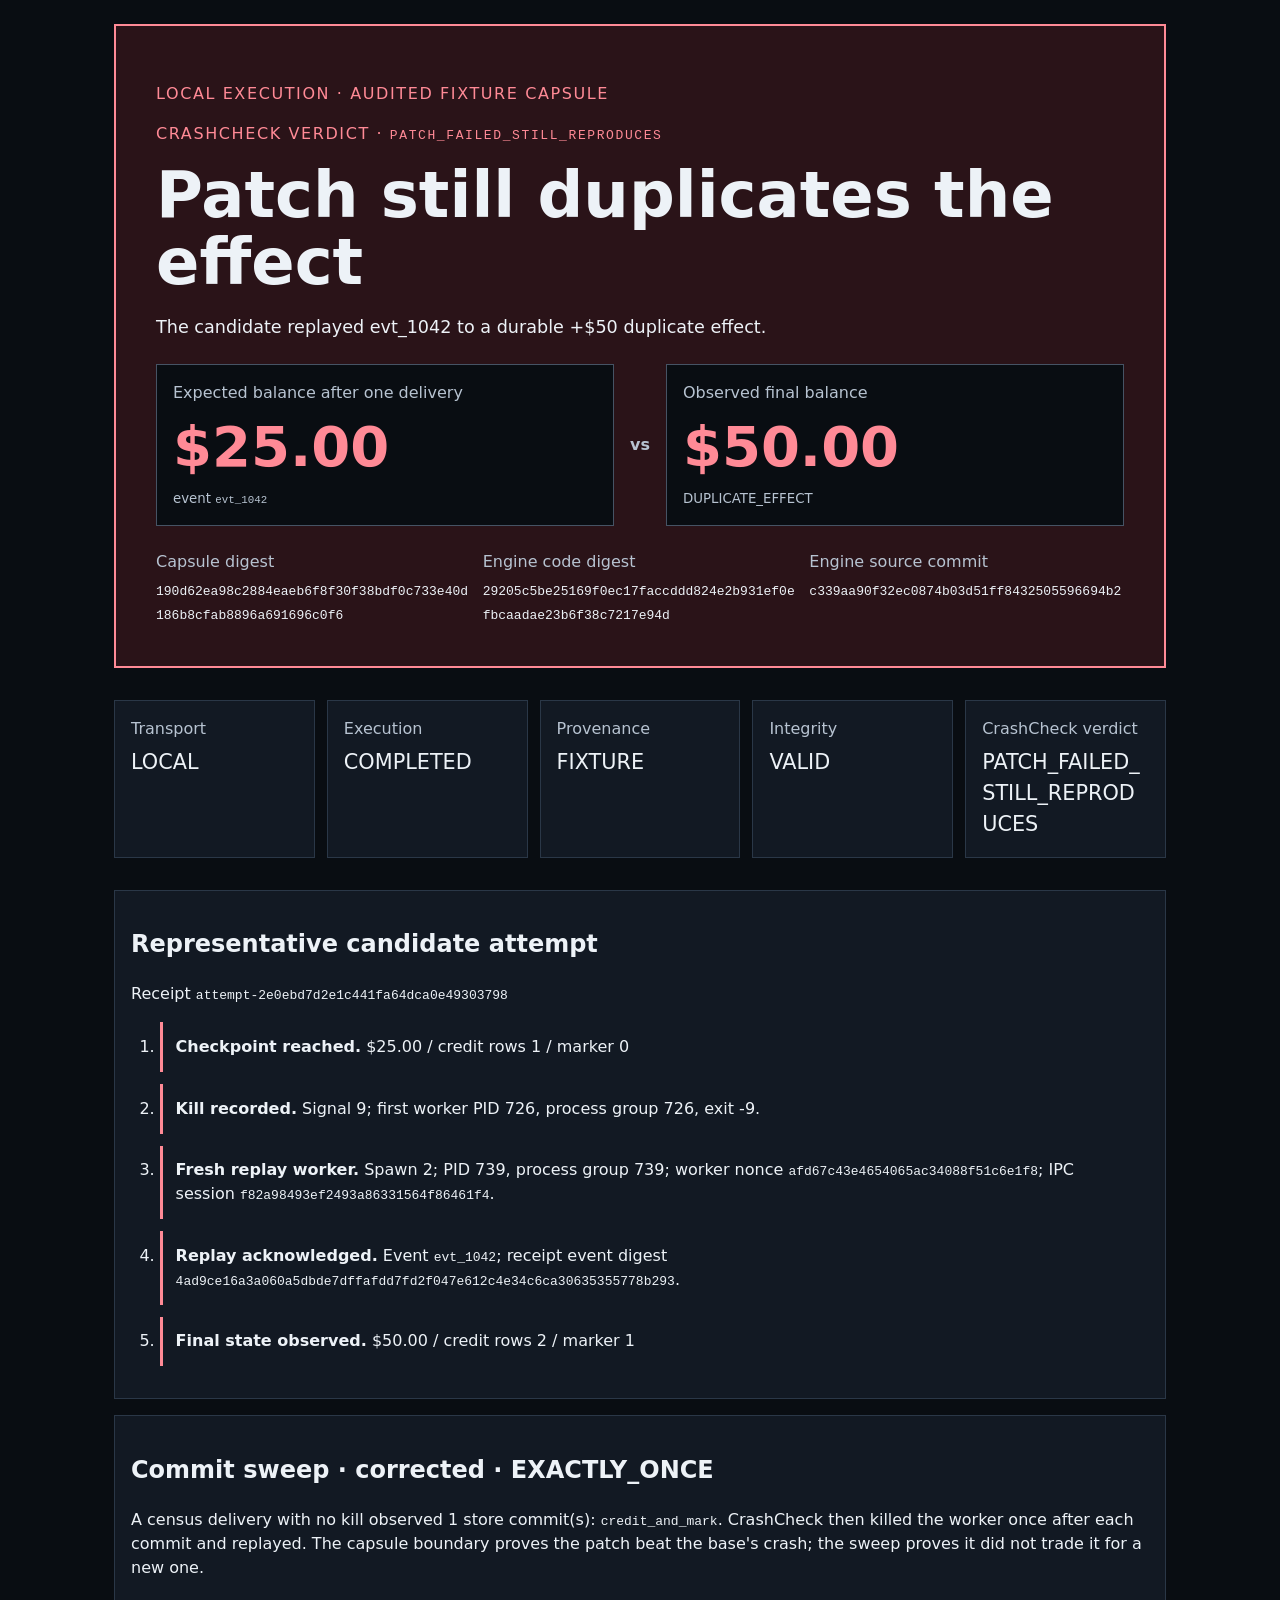
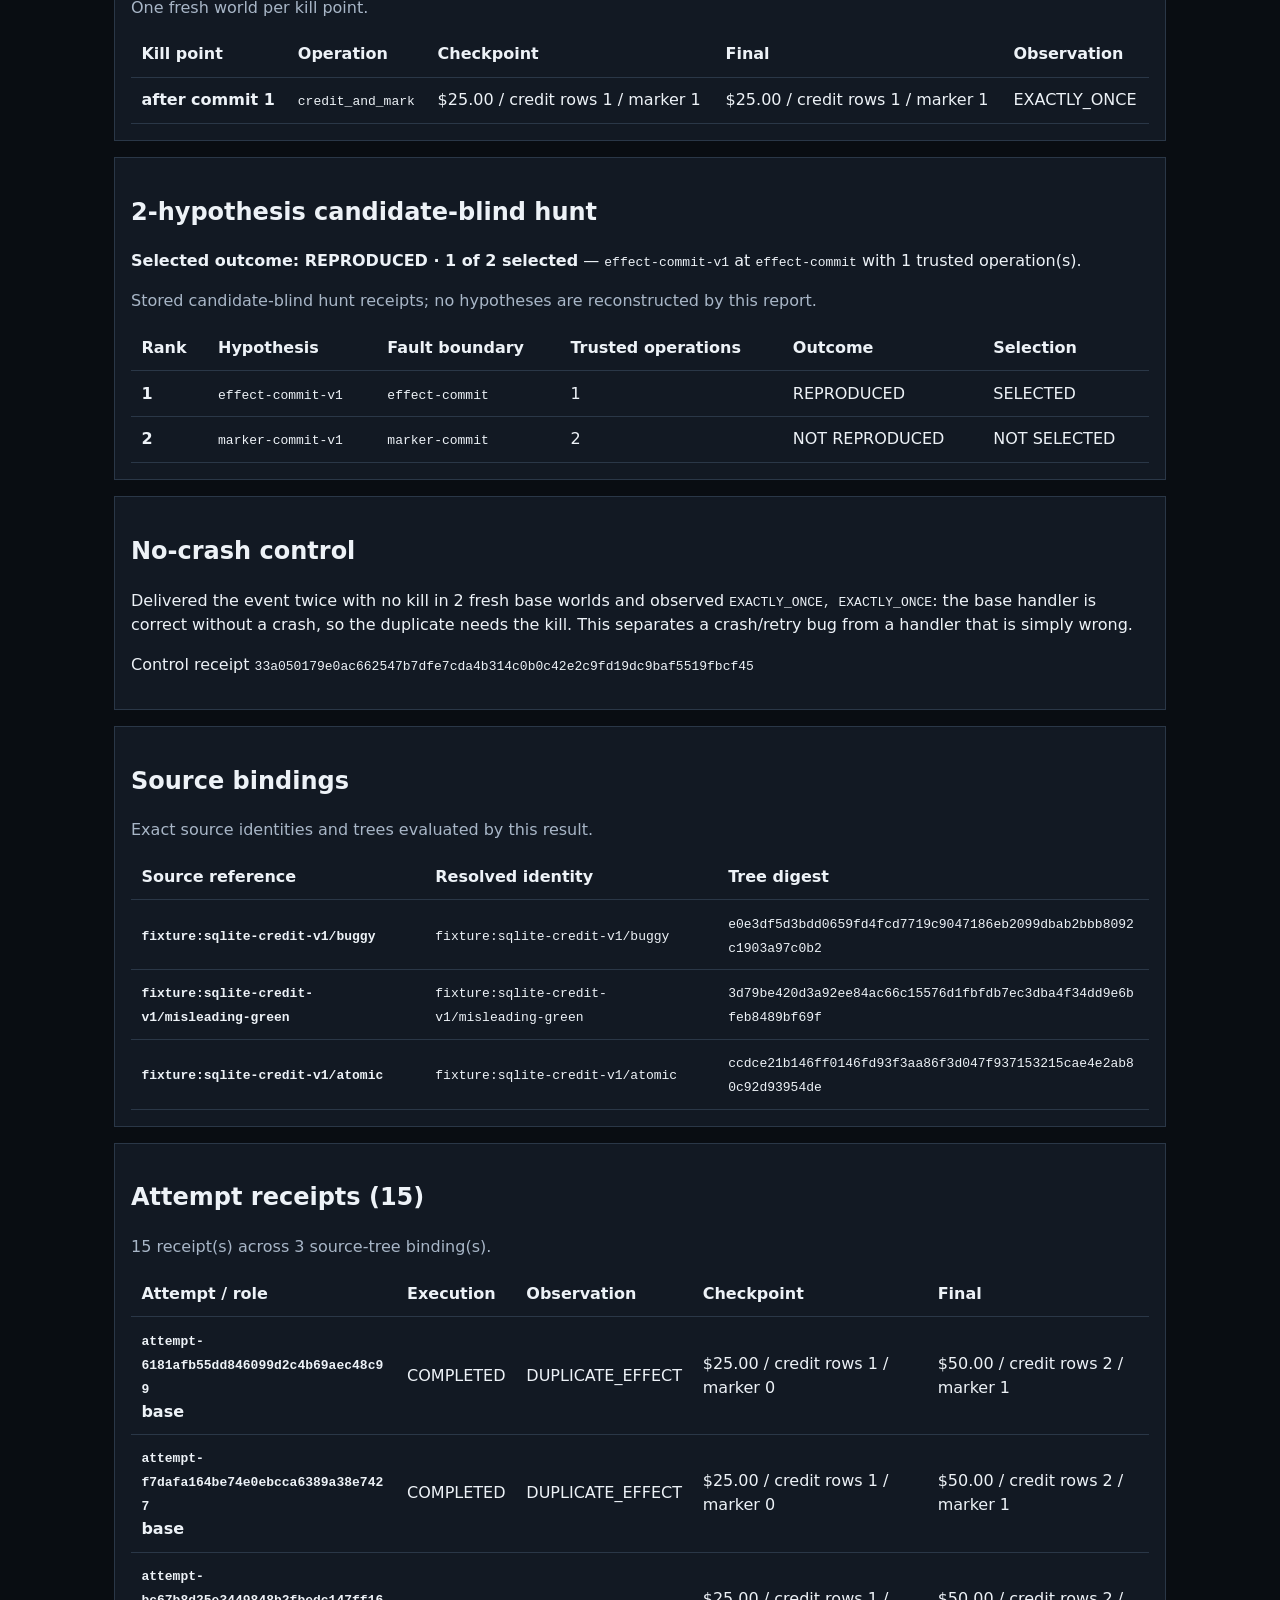
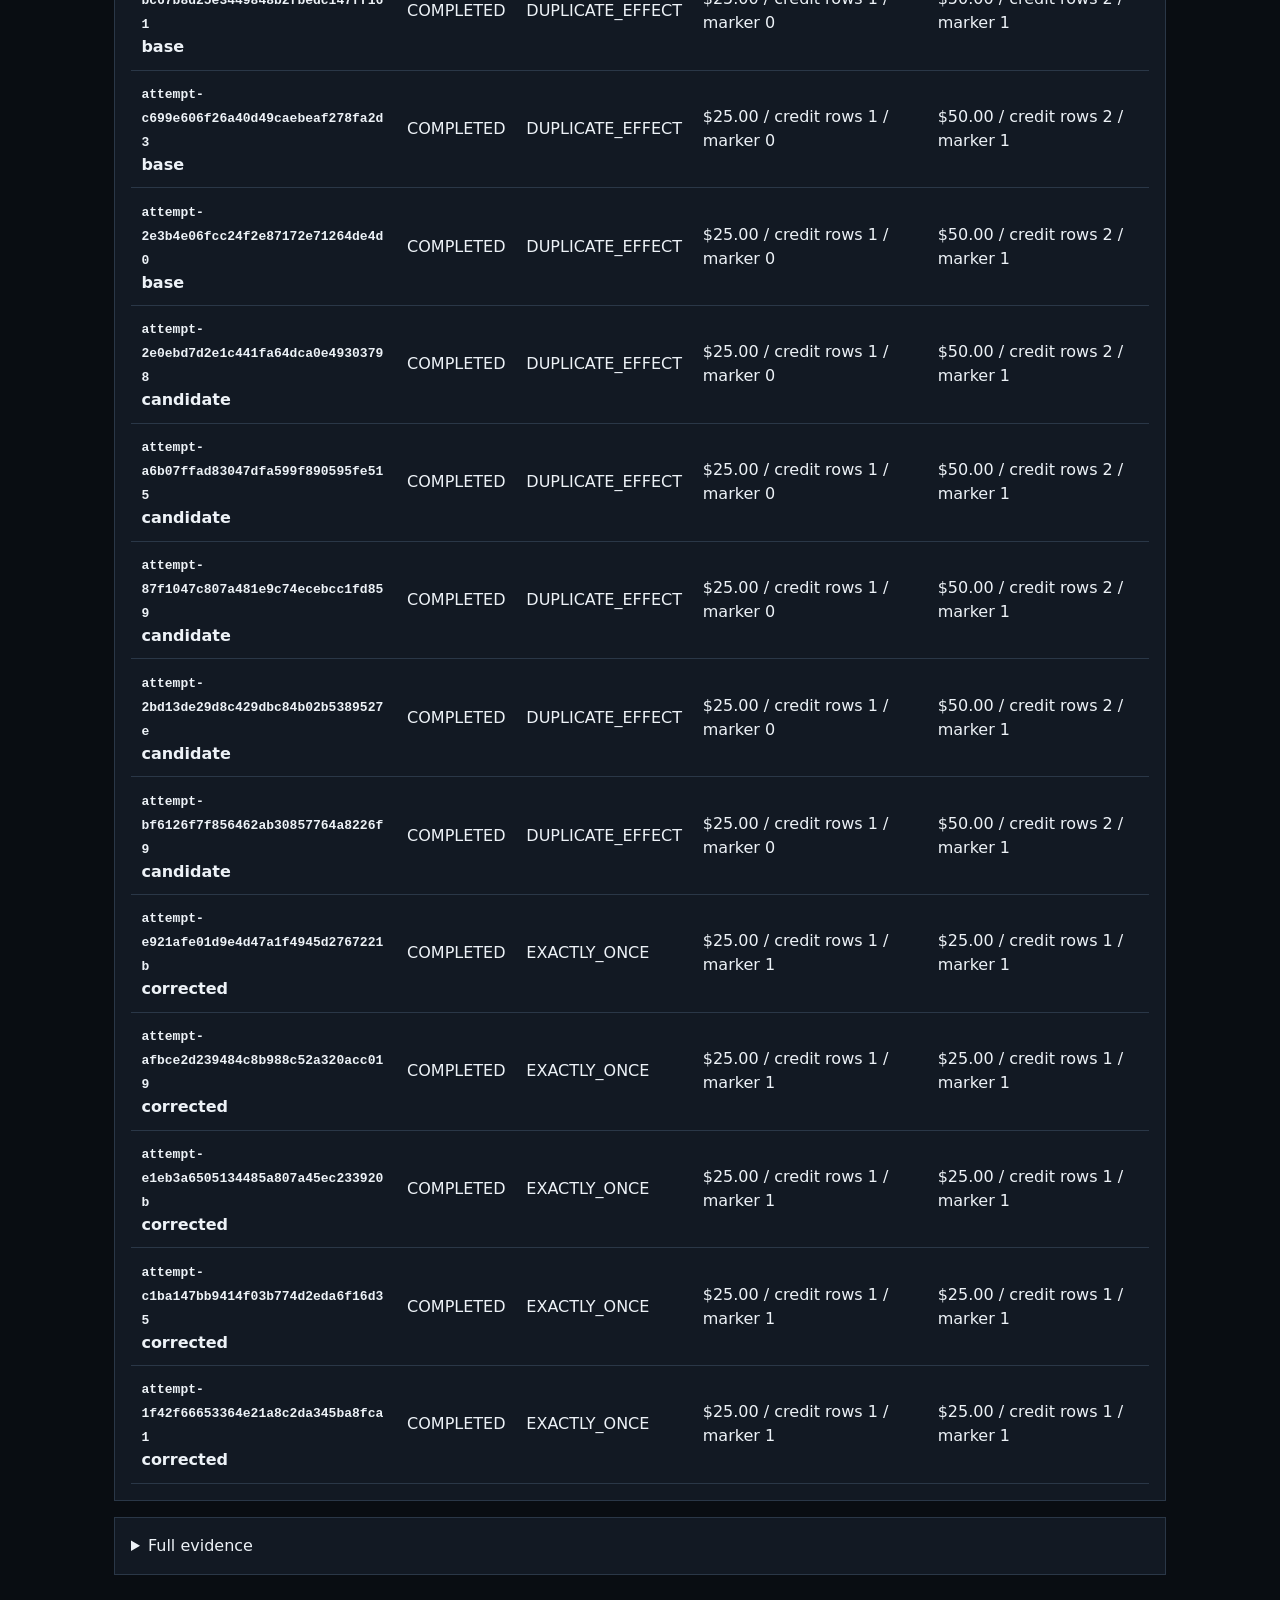
<file: docs/assets/crashcheck-hero/runs/local-20260907T070923-1bdaf841/report.html>
<!doctype html>
<html lang="en">
<head>
<meta charset="utf-8">
<meta name="viewport" content="width=device-width,initial-scale=1">
<title>Nemisis CrashCheck — PATCH_FAILED_STILL_REPRODUCES</title>
<style>
:root { color-scheme: dark; font-family: ui-sans-serif, system-ui, sans-serif; line-height: 1.5; }
* { box-sizing: border-box; }
body { margin: 0 auto; max-width: 1100px; padding: 1.5rem; background: #090d12; color: #edf2f7; }
.verdict-pass { --accent: #70e5ad; --tint: #10241d; }
.verdict-fail { --accent: #ff8a96; --tint: #2a1318; }
.verdict-warn { --accent: #ffd166; --tint: #2a2211; }
.skip-link { position: absolute; left: -9999px; } .skip-link:focus { left: 1rem; top: 1rem; }
.hero { padding: clamp(1.2rem,4vw,2.5rem); background: var(--tint);
border: 2px solid var(--accent); }
.label,.verdict-code { color: var(--accent); letter-spacing: .1em; text-transform: uppercase; }
h1 { margin: .25rem 0; font-size: clamp(2rem,6vw,4rem); line-height: 1.05; }
.summary { max-width: 70ch; font-size: 1.1rem; }
.comparison { display: grid; grid-template-columns: minmax(0,1fr) auto minmax(0,1fr);
gap: 1rem; align-items: center; margin: 1.5rem 0; }
.measure { padding: 1rem; background: #090d12; border: 1px solid #465364; }
.measure span,.measure small { display: block; color: #b7c3d1; }
.measure strong { display: block; color: var(--accent); font-size: clamp(2rem,6vw,3.5rem); }
.versus { color: #b7c3d1; font-weight: 700; }
.identity,.axes { display: grid; gap: .75rem;
grid-template-columns: repeat(auto-fit,minmax(200px,1fr)); }
.identity { margin: 0; } .identity div { min-width: 0; }
.identity dt,.axes dt { color: #b7c3d1; }
.identity dd { margin: .25rem 0 0; }
.card { margin: 1rem 0; padding: 1rem; background: #121923; border: 1px solid #2a3747; }
.axes { margin: 1rem 0; } .axes div { min-width: 0; }
.axes dd { margin: .35rem 0 0; font-size: 1.3rem; overflow-wrap: anywhere; }
.timeline { display: grid; gap: .75rem; padding-left: 1.8rem; }
.timeline li { padding: .8rem; border-left: 3px solid var(--accent); }
.table-wrap { overflow-x: auto; }
table { border-collapse: collapse; width: 100%; } th,td { padding: .65rem; text-align: left;
border-bottom: 1px solid #2a3747; } code,pre { overflow-wrap: anywhere; white-space: pre-wrap; }
caption { padding: 0 0 .75rem; text-align: left; color: #a8b6c7; }
@media (max-width: 640px) {
body { padding: .75rem; } .comparison { grid-template-columns: 1fr; }
.versus { display: none; }
}
</style>
</head>
<body>
<a class="skip-link" href="#main">Skip to evidence</a>
<main id="main" class="verdict-fail">
<header class="hero">
<p class="label">LOCAL EXECUTION · AUDITED FIXTURE CAPSULE</p>
<p class="verdict-code">CrashCheck verdict · <code>PATCH_FAILED_STILL_REPRODUCES</code></p>
<h1>Patch still duplicates the effect</h1>
<p class="summary">The candidate replayed evt_1042 to a durable +$50 duplicate effect.</p>
<div class="comparison" aria-label="Expected and observed effects">
<div class="measure"><span>Expected balance after one delivery</span>
<strong>$25.00</strong>
<small>event <code>evt_1042</code></small></div>
<span class="versus" aria-hidden="true">vs</span>
<div class="measure"><span>Observed final balance</span><strong>$50.00</strong>
<small>DUPLICATE_EFFECT</small></div>
</div>
<dl class="identity" aria-label="Evidence identity">
<div><dt>Capsule digest</dt><dd><code>190d62ea98c2884eaeb6f8f30f38bdf0c733e40d186b8cfab8896a691696c0f6</code></dd></div>
<div><dt>Engine code digest</dt><dd><code>29205c5be25169f0ec17faccddd824e2b931ef0efbcaadae23b6f38c7217e94d</code></dd></div>
<div><dt>Engine source commit</dt><dd><code>c339aa90f32ec0874b03d51ff8432505596694b2</code></dd></div>
</dl>
</header>
<dl class="axes" aria-label="Independent result axes">
<div class="card"><dt>Transport</dt><dd>LOCAL</dd></div>
<div class="card"><dt>Execution</dt><dd>COMPLETED</dd></div>
<div class="card"><dt>Provenance</dt><dd>FIXTURE</dd></div>
<div class="card"><dt>Integrity</dt><dd>VALID</dd></div>
<div class="card"><dt>CrashCheck verdict</dt><dd>PATCH_FAILED_STILL_REPRODUCES</dd></div>
</dl>

<section class="card" aria-labelledby="attempt-story"><h2 id="attempt-story">Representative candidate attempt</h2>
<p>Receipt <code>attempt-2e0ebd7d2e1c441fa64dca0e49303798</code></p>
<ol class="timeline">
<li><strong>Checkpoint reached.</strong> $25.00 / credit rows 1 / marker 0</li>
<li><strong>Kill recorded.</strong> Signal 9; first worker PID 726, process group 726, exit -9.</li>
<li><strong>Fresh replay worker.</strong> Spawn 2; PID 739, process group 739; worker nonce <code>afd67c43e4654065ac34088f51c6e1f8</code>; IPC session <code>f82a98493ef2493a86331564f86461f4</code>.</li>
<li><strong>Replay acknowledged.</strong> Event <code>evt_1042</code>; receipt event digest <code>4ad9ce16a3a060a5dbde7dffafdd7fd2f047e612c4e34c6ca30635355778b293</code>.</li>
<li><strong>Final state observed.</strong> $50.00 / credit rows 2 / marker 1</li>
</ol></section>
<section class="card" aria-labelledby="sweep-corrected">
<h2 id="sweep-corrected">Commit sweep · corrected · <span class="verdict-pass">EXACTLY_ONCE</span></h2>
<p>A census delivery with no kill observed 1 store commit(s):
<code>credit_and_mark</code>. CrashCheck then killed the worker once after
each commit and replayed. The capsule boundary proves the patch beat the base's crash; the sweep
proves it did not trade it for a new one.</p>
<div class="table-wrap" role="region" aria-label="Commit sweep receipts" tabindex="0"><table>
<caption>One fresh world per kill point.</caption>
<thead><tr><th scope="col">Kill point</th><th scope="col">Operation</th>
<th scope="col">Checkpoint</th><th scope="col">Final</th><th scope="col">Observation</th></tr>
</thead><tbody><tr><th scope="row">after commit 1</th><td><code>credit_and_mark</code></td><td>$25.00 / credit rows 1 / marker 1</td><td>$25.00 / credit rows 1 / marker 1</td><td>EXACTLY_ONCE</td></tr></tbody></table></div></section>
<section class="card" aria-labelledby="hypothesis-hunt">
<h2 id="hypothesis-hunt">2-hypothesis candidate-blind hunt</h2>
<p><strong>Selected outcome: REPRODUCED · 1 of 2 selected</strong> — <code>effect-commit-v1</code> at <code>effect-commit</code> with 1 trusted operation(s).</p>
<div class="table-wrap" role="region" aria-label="Hypothesis hunt receipts" tabindex="0"><table>
<caption>Stored candidate-blind hunt receipts; no hypotheses are reconstructed by this report.</caption>
<thead><tr><th scope="col">Rank</th><th scope="col">Hypothesis</th>
<th scope="col">Fault boundary</th><th scope="col">Trusted operations</th>
<th scope="col">Outcome</th><th scope="col">Selection</th></tr></thead>
<tbody><tr><th scope="row">1</th><td><code>effect-commit-v1</code></td><td><code>effect-commit</code></td><td>1</td><td>REPRODUCED</td><td>SELECTED</td></tr><tr><th scope="row">2</th><td><code>marker-commit-v1</code></td><td><code>marker-commit</code></td><td>2</td><td>NOT REPRODUCED</td><td>NOT SELECTED</td></tr></tbody></table></div></section>
<section class="card" aria-labelledby="minimization">
<h2 id="minimization">No-crash control</h2>
<p>Delivered the event twice with no kill in 2 fresh base worlds
and observed <code>EXACTLY_ONCE, EXACTLY_ONCE</code>: the base handler is correct without a crash, so the duplicate needs the kill. This separates a
crash/retry bug from a handler that is simply wrong.</p>
<p>Control receipt <code>33a050179e0ac662547b7dfe7cda4b314c0b0c42e2c9fd19dc9baf5519fbcf45</code></p></section>
<section class="card" aria-labelledby="source-bindings">
<h2 id="source-bindings">Source bindings</h2>
<div class="table-wrap" role="region" aria-label="Source bindings" tabindex="0"><table>
<caption>Exact source identities and trees evaluated by this result.</caption>
<thead><tr><th scope="col">Source reference</th><th scope="col">Resolved identity</th>
<th scope="col">Tree digest</th></tr></thead>
<tbody><tr><th scope="row"><code>fixture:sqlite-credit-v1/buggy</code></th><td><code>fixture:sqlite-credit-v1/buggy</code></td><td><code>e0e3df5d3bdd0659fd4fcd7719c9047186eb2099dbab2bbb8092c1903a97c0b2</code></td></tr><tr><th scope="row"><code>fixture:sqlite-credit-v1/misleading-green</code></th><td><code>fixture:sqlite-credit-v1/misleading-green</code></td><td><code>3d79be420d3a92ee84ac66c15576d1fbfdb7ec3dba4f34dd9e6bfeb8489bf69f</code></td></tr><tr><th scope="row"><code>fixture:sqlite-credit-v1/atomic</code></th><td><code>fixture:sqlite-credit-v1/atomic</code></td><td><code>ccdce21b146ff0146fd93f3aa86f3d047f937153215cae4e2ab80c92d93954de</code></td></tr></tbody></table></div></section>
<section class="card" aria-labelledby="attempt-receipts">
<h2 id="attempt-receipts">Attempt receipts (15)</h2>
<div class="table-wrap" role="region" aria-label="Attempt receipts" tabindex="0"><table>
<caption>15 receipt(s) across 3 source-tree binding(s).</caption>
<thead><tr><th scope="col">Attempt / role</th><th scope="col">Execution</th>
<th scope="col">Observation</th><th scope="col">Checkpoint</th>
<th scope="col">Final</th></tr></thead>
<tbody><tr><th scope="row"><code>attempt-6181afb55dd846099d2c4b69aec48c99</code><br>base</th><td>COMPLETED</td><td>DUPLICATE_EFFECT</td><td>$25.00 / credit rows 1 / marker 0</td><td>$50.00 / credit rows 2 / marker 1</td></tr><tr><th scope="row"><code>attempt-f7dafa164be74e0ebcca6389a38e7427</code><br>base</th><td>COMPLETED</td><td>DUPLICATE_EFFECT</td><td>$25.00 / credit rows 1 / marker 0</td><td>$50.00 / credit rows 2 / marker 1</td></tr><tr><th scope="row"><code>attempt-bc67b8d25e3449848b2fbedc147ff161</code><br>base</th><td>COMPLETED</td><td>DUPLICATE_EFFECT</td><td>$25.00 / credit rows 1 / marker 0</td><td>$50.00 / credit rows 2 / marker 1</td></tr><tr><th scope="row"><code>attempt-c699e606f26a40d49caebeaf278fa2d3</code><br>base</th><td>COMPLETED</td><td>DUPLICATE_EFFECT</td><td>$25.00 / credit rows 1 / marker 0</td><td>$50.00 / credit rows 2 / marker 1</td></tr><tr><th scope="row"><code>attempt-2e3b4e06fcc24f2e87172e71264de4d0</code><br>base</th><td>COMPLETED</td><td>DUPLICATE_EFFECT</td><td>$25.00 / credit rows 1 / marker 0</td><td>$50.00 / credit rows 2 / marker 1</td></tr><tr><th scope="row"><code>attempt-2e0ebd7d2e1c441fa64dca0e49303798</code><br>candidate</th><td>COMPLETED</td><td>DUPLICATE_EFFECT</td><td>$25.00 / credit rows 1 / marker 0</td><td>$50.00 / credit rows 2 / marker 1</td></tr><tr><th scope="row"><code>attempt-a6b07ffad83047dfa599f890595fe515</code><br>candidate</th><td>COMPLETED</td><td>DUPLICATE_EFFECT</td><td>$25.00 / credit rows 1 / marker 0</td><td>$50.00 / credit rows 2 / marker 1</td></tr><tr><th scope="row"><code>attempt-87f1047c807a481e9c74ecebcc1fd859</code><br>candidate</th><td>COMPLETED</td><td>DUPLICATE_EFFECT</td><td>$25.00 / credit rows 1 / marker 0</td><td>$50.00 / credit rows 2 / marker 1</td></tr><tr><th scope="row"><code>attempt-2bd13de29d8c429dbc84b02b5389527e</code><br>candidate</th><td>COMPLETED</td><td>DUPLICATE_EFFECT</td><td>$25.00 / credit rows 1 / marker 0</td><td>$50.00 / credit rows 2 / marker 1</td></tr><tr><th scope="row"><code>attempt-bf6126f7f856462ab30857764a8226f9</code><br>candidate</th><td>COMPLETED</td><td>DUPLICATE_EFFECT</td><td>$25.00 / credit rows 1 / marker 0</td><td>$50.00 / credit rows 2 / marker 1</td></tr><tr><th scope="row"><code>attempt-e921afe01d9e4d47a1f4945d2767221b</code><br>corrected</th><td>COMPLETED</td><td>EXACTLY_ONCE</td><td>$25.00 / credit rows 1 / marker 1</td><td>$25.00 / credit rows 1 / marker 1</td></tr><tr><th scope="row"><code>attempt-afbce2d239484c8b988c52a320acc019</code><br>corrected</th><td>COMPLETED</td><td>EXACTLY_ONCE</td><td>$25.00 / credit rows 1 / marker 1</td><td>$25.00 / credit rows 1 / marker 1</td></tr><tr><th scope="row"><code>attempt-e1eb3a6505134485a807a45ec233920b</code><br>corrected</th><td>COMPLETED</td><td>EXACTLY_ONCE</td><td>$25.00 / credit rows 1 / marker 1</td><td>$25.00 / credit rows 1 / marker 1</td></tr><tr><th scope="row"><code>attempt-c1ba147bb9414f03b774d2eda6f16d35</code><br>corrected</th><td>COMPLETED</td><td>EXACTLY_ONCE</td><td>$25.00 / credit rows 1 / marker 1</td><td>$25.00 / credit rows 1 / marker 1</td></tr><tr><th scope="row"><code>attempt-1f42f66653364e21a8c2da345ba8fca1</code><br>corrected</th><td>COMPLETED</td><td>EXACTLY_ONCE</td><td>$25.00 / credit rows 1 / marker 1</td><td>$25.00 / credit rows 1 / marker 1</td></tr></tbody></table></div></section>
<details class="card"><summary>Full evidence</summary>
<pre>{
  &quot;capsule&quot;: {
    &quot;contract_digest&quot;: &quot;a7dda9b1726fc74de0b594c57d3ce2647c21e4e4231431d78f22c92a466f562a&quot;,
    &quot;digest&quot;: &quot;190d62ea98c2884eaeb6f8f30f38bdf0c733e40d186b8cfab8896a691696c0f6&quot;,
    &quot;effect_delta&quot;: 2500,
    &quot;engine_code_digest&quot;: &quot;29205c5be25169f0ec17faccddd824e2b931ef0efbcaadae23b6f38c7217e94d&quot;,
    &quot;environment_digest&quot;: &quot;bc814ac2a37f6ac7418d5d31adf6a440060abbd91559337bcce68956b48a9c02&quot;,
    &quot;event&quot;: {
      &quot;account_id&quot;: &quot;acct_7&quot;,
      &quot;amount_cents&quot;: 2500,
      &quot;event_id&quot;: &quot;evt_1042&quot;
    },
    &quot;event_digest&quot;: &quot;4ad9ce16a3a060a5dbde7dffafdd7fd2f047e612c4e34c6ca30635355778b293&quot;,
    &quot;event_id&quot;: &quot;evt_1042&quot;,
    &quot;fault_boundary&quot;: &quot;effect-commit&quot;,
    &quot;fault_intent_id&quot;: &quot;first-credit-effect-commit-v1&quot;,
    &quot;initial_database_digest&quot;: &quot;8ecc527398763a26042cc2df0432de315a75149a50b6eeb048e53c21e544b937&quot;,
    &quot;minimization_trace&quot;: [
      &quot;33a050179e0ac662547b7dfe7cda4b314c0b0c42e2c9fd19dc9baf5519fbcf45&quot;
    ],
    &quot;originating_base_tree_digest&quot;: &quot;e0e3df5d3bdd0659fd4fcd7719c9047186eb2099dbab2bbb8092c1903a97c0b2&quot;,
    &quot;predicate_ids&quot;: [
      &quot;single-credit-and-marker-v1&quot;
    ],
    &quot;probe_id&quot;: &quot;credit-state-v1&quot;,
    &quot;runner_id&quot;: &quot;sqlite-runner-v2&quot;,
    &quot;runner_version&quot;: &quot;2&quot;,
    &quot;scenario_id&quot;: &quot;sqlite-credit-v1&quot;,
    &quot;scenario_version&quot;: &quot;1&quot;,
    &quot;schema_version&quot;: &quot;1&quot;,
    &quot;truth_label&quot;: &quot;FIXTURE&quot;
  },
  &quot;result&quot;: {
    &quot;anchor_resolutions&quot;: [],
    &quot;artifacts&quot;: {
      &quot;capsule&quot;: &quot;repros/double-credit/190d62ea98c2884eaeb6f8f30f38bdf0c733e40d186b8cfab8896a691696c0f6/capsule.json&quot;,
      &quot;contract&quot;: &quot;repros/double-credit/190d62ea98c2884eaeb6f8f30f38bdf0c733e40d186b8cfab8896a691696c0f6/contract.json&quot;,
      &quot;event&quot;: &quot;repros/double-credit/190d62ea98c2884eaeb6f8f30f38bdf0c733e40d186b8cfab8896a691696c0f6/event.json&quot;,
      &quot;hunt&quot;: &quot;repros/double-credit/190d62ea98c2884eaeb6f8f30f38bdf0c733e40d186b8cfab8896a691696c0f6/hunt.json&quot;,
      &quot;manifest&quot;: &quot;runs/local-20260907T070923-1bdaf841/manifest.json&quot;,
      &quot;metadata&quot;: &quot;repros/double-credit/190d62ea98c2884eaeb6f8f30f38bdf0c733e40d186b8cfab8896a691696c0f6/metadata.json&quot;,
      &quot;minimization&quot;: &quot;runs/local-20260907T070923-1bdaf841/minimization.json&quot;,
      &quot;regression_test&quot;: &quot;repros/double-credit/190d62ea98c2884eaeb6f8f30f38bdf0c733e40d186b8cfab8896a691696c0f6/test_repro.py&quot;,
      &quot;report&quot;: &quot;runs/local-20260907T070923-1bdaf841/report.html&quot;
    },
    &quot;attempts&quot;: [
      {
        &quot;binding_digest&quot;: &quot;2e904b8bf876405a2844acfa84b34062513c4370c20b20bfaa657ec66461e2ca&quot;,
        &quot;capsule_digest&quot;: &quot;190d62ea98c2884eaeb6f8f30f38bdf0c733e40d186b8cfab8896a691696c0f6&quot;,
        &quot;checkpoint_reached&quot;: true,
        &quot;checkpoint_snapshot&quot;: {
          &quot;digest&quot;: &quot;895757555b90f0786bdbbfbb4036152a92a3610509dfa6e8dc6fc236d7eb3d45&quot;,
          &quot;event_effect_count&quot;: 1,
          &quot;event_effect_total&quot;: 2500,
          &quot;event_marker_count&quot;: 0,
          &quot;subject_total&quot;: 2500
        },
        &quot;contract_digest&quot;: &quot;a7dda9b1726fc74de0b594c57d3ce2647c21e4e4231431d78f22c92a466f562a&quot;,
        &quot;database_id&quot;: &quot;db-2584cf05b4754fe7ac45bb645e7475cd&quot;,
        &quot;digest&quot;: &quot;f0510dc2a83495dae93fdd66d0a5469da6c5aa2dbd35605d19a15cfc62f97809&quot;,
        &quot;effect_delta&quot;: 2500,
        &quot;ended_at&quot;: &quot;2026-09-07T07:09:24.831759Z&quot;,
        &quot;environment_digest&quot;: &quot;bc814ac2a37f6ac7418d5d31adf6a440060abbd91559337bcce68956b48a9c02&quot;,
        &quot;event_digest&quot;: &quot;4ad9ce16a3a060a5dbde7dffafdd7fd2f047e612c4e34c6ca30635355778b293&quot;,
        &quot;execution_nonce&quot;: &quot;37c57f877c60456cae20338640a55d7c&quot;,
        &quot;execution_status&quot;: &quot;COMPLETED&quot;,
        &quot;failure_detail&quot;: null,
        &quot;final_snapshot&quot;: {
          &quot;digest&quot;: &quot;fbfca7a2919eb5286837b803af0e6277facdf6e1b61b9dc8cb3d750d4649f827&quot;,
          &quot;event_effect_count&quot;: 2,
          &quot;event_effect_total&quot;: 5000,
          &quot;event_marker_count&quot;: 1,
          &quot;subject_total&quot;: 5000
        },
        &quot;first_worker_operations&quot;: [
          &quot;credit&quot;
        ],
        &quot;initial_database_digest&quot;: &quot;8ecc527398763a26042cc2df0432de315a75149a50b6eeb048e53c21e544b937&quot;,
        &quot;initial_database_file_digest&quot;: &quot;aee3d1b089e0418bdebd12895485422269757a8c5b9dde3f0fd71d8be47887db&quot;,
        &quot;integrity_status&quot;: &quot;VALID&quot;,
        &quot;kill_after_commit&quot;: null,
        &quot;kill_signal&quot;: 9,
        &quot;observation&quot;: &quot;DUPLICATE_EFFECT&quot;,
        &quot;post_execution_tree_digest&quot;: &quot;e0e3df5d3bdd0659fd4fcd7719c9047186eb2099dbab2bbb8092c1903a97c0b2&quot;,
        &quot;post_kill_snapshot&quot;: {
          &quot;digest&quot;: &quot;895757555b90f0786bdbbfbb4036152a92a3610509dfa6e8dc6fc236d7eb3d45&quot;,
          &quot;event_effect_count&quot;: 1,
          &quot;event_effect_total&quot;: 2500,
          &quot;event_marker_count&quot;: 0,
          &quot;subject_total&quot;: 2500
        },
        &quot;pre_crash_snapshot&quot;: {
          &quot;digest&quot;: &quot;9038bda2e742dde1697b35c1dc00101431c2fe13cf622198c69628bfc198dc92&quot;,
          &quot;event_effect_count&quot;: 0,
          &quot;event_effect_total&quot;: 0,
          &quot;event_marker_count&quot;: 0,
          &quot;subject_total&quot;: 0
        },
        &quot;provider_image_id&quot;: null,
        &quot;provider_operation_id&quot;: null,
        &quot;receipt_id&quot;: &quot;attempt-6181afb55dd846099d2c4b69aec48c99&quot;,
        &quot;replay_acknowledged&quot;: true,
        &quot;role&quot;: &quot;base&quot;,
        &quot;schema_version&quot;: &quot;1&quot;,
        &quot;spawns&quot;: [
          {
            &quot;ended_at&quot;: &quot;2026-09-07T07:09:24.610196Z&quot;,
            &quot;event_digest&quot;: &quot;4ad9ce16a3a060a5dbde7dffafdd7fd2f047e612c4e34c6ca30635355778b293&quot;,
            &quot;exit_code&quot;: -9,
            &quot;ipc_session_id&quot;: &quot;c6e61a1abb364e57804ef3cf0fdf0dac&quot;,
            &quot;phase&quot;: &quot;first&quot;,
            &quot;pid&quot;: 702,
            &quot;process_group_id&quot;: 702,
            &quot;spawn_index&quot;: 1,
            &quot;started_at&quot;: &quot;2026-09-07T07:09:24.480082Z&quot;,
            &quot;stderr_digest&quot;: &quot;0842a14241c7ee81b8e32ea387bc6de7275414a0e8ce170b780a06c584f0be02&quot;,
            &quot;stderr_excerpt&quot;: &quot;&quot;,
            &quot;stdout_digest&quot;: &quot;e3b0c44298fc1c149afbf4c8996fb92427ae41e4649b934ca495991b7852b855&quot;,
            &quot;stdout_excerpt&quot;: &quot;&quot;,
            &quot;worker_nonce&quot;: &quot;ec72f2e4fe0c44f991b429743450473e&quot;
          },
          {
            &quot;ended_at&quot;: &quot;2026-09-07T07:09:24.826776Z&quot;,
            &quot;event_digest&quot;: &quot;4ad9ce16a3a060a5dbde7dffafdd7fd2f047e612c4e34c6ca30635355778b293&quot;,
            &quot;exit_code&quot;: 0,
            &quot;ipc_session_id&quot;: &quot;30d03168b5114312910d7de57600ce42&quot;,
            &quot;phase&quot;: &quot;replay&quot;,
            &quot;pid&quot;: 707,
            &quot;process_group_id&quot;: 707,
            &quot;spawn_index&quot;: 2,
            &quot;started_at&quot;: &quot;2026-09-07T07:09:24.614488Z&quot;,
            &quot;stderr_digest&quot;: &quot;0842a14241c7ee81b8e32ea387bc6de7275414a0e8ce170b780a06c584f0be02&quot;,
            &quot;stderr_excerpt&quot;: &quot;&quot;,
            &quot;stdout_digest&quot;: &quot;e3b0c44298fc1c149afbf4c8996fb92427ae41e4649b934ca495991b7852b855&quot;,
            &quot;stdout_excerpt&quot;: &quot;&quot;,
            &quot;worker_nonce&quot;: &quot;8575a816fa0a4afa868abf1321d2b6e5&quot;
          }
        ],
        &quot;started_at&quot;: &quot;2026-09-07T07:09:24.452004Z&quot;,
        &quot;timeline&quot;: [
          {
            &quot;detail&quot;: &quot;&quot;,
            &quot;state&quot;: &quot;PREFLIGHT&quot;,
            &quot;timestamp&quot;: &quot;2026-09-07T07:09:24.452004Z&quot;
          },
          {
            &quot;detail&quot;: &quot;db-2584cf05b4754fe7ac45bb645e7475cd&quot;,
            &quot;state&quot;: &quot;DATABASE_SEEDED&quot;,
            &quot;timestamp&quot;: &quot;2026-09-07T07:09:24.468068Z&quot;
          },
          {
            &quot;detail&quot;: &quot;&quot;,
            &quot;state&quot;: &quot;PRE_CRASH_PROBED&quot;,
            &quot;timestamp&quot;: &quot;2026-09-07T07:09:24.475262Z&quot;
          },
          {
            &quot;detail&quot;: &quot;702&quot;,
            &quot;state&quot;: &quot;FIRST_WORKER_STARTED&quot;,
            &quot;timestamp&quot;: &quot;2026-09-07T07:09:24.480434Z&quot;
          },
          {
            &quot;detail&quot;: &quot;895757555b90f0786bdbbfbb4036152a92a3610509dfa6e8dc6fc236d7eb3d45&quot;,
            &quot;state&quot;: &quot;CHECKPOINT_REACHED&quot;,
            &quot;timestamp&quot;: &quot;2026-09-07T07:09:24.608463Z&quot;
          },
          {
            &quot;detail&quot;: &quot;-9&quot;,
            &quot;state&quot;: &quot;WORKER_KILLED&quot;,
            &quot;timestamp&quot;: &quot;2026-09-07T07:09:24.610199Z&quot;
          },
          {
            &quot;detail&quot;: &quot;895757555b90f0786bdbbfbb4036152a92a3610509dfa6e8dc6fc236d7eb3d45&quot;,
            &quot;state&quot;: &quot;POST_KILL_PROBED&quot;,
            &quot;timestamp&quot;: &quot;2026-09-07T07:09:24.611970Z&quot;
          },
          {
            &quot;detail&quot;: &quot;707&quot;,
            &quot;state&quot;: &quot;REPLAY_WORKER_STARTED&quot;,
            &quot;timestamp&quot;: &quot;2026-09-07T07:09:24.614978Z&quot;
          },
          {
            &quot;detail&quot;: &quot;4ad9ce16a3a060a5dbde7dffafdd7fd2f047e612c4e34c6ca30635355778b293&quot;,
            &quot;state&quot;: &quot;EVENT_REPLAYED&quot;,
            &quot;timestamp&quot;: &quot;2026-09-07T07:09:24.828722Z&quot;
          },
          {
            &quot;detail&quot;: &quot;fbfca7a2919eb5286837b803af0e6277facdf6e1b61b9dc8cb3d750d4649f827&quot;,
            &quot;state&quot;: &quot;FINAL_STATE_PROBED&quot;,
            &quot;timestamp&quot;: &quot;2026-09-07T07:09:24.828742Z&quot;
          },
          {
            &quot;detail&quot;: &quot;DUPLICATE_EFFECT&quot;,
            &quot;state&quot;: &quot;COMPLETE&quot;,
            &quot;timestamp&quot;: &quot;2026-09-07T07:09:24.831759Z&quot;
          }
        ],
        &quot;transport&quot;: &quot;LOCAL&quot;,
        &quot;tree_digest&quot;: &quot;e0e3df5d3bdd0659fd4fcd7719c9047186eb2099dbab2bbb8092c1903a97c0b2&quot;
      },
      {
        &quot;binding_digest&quot;: &quot;2e904b8bf876405a2844acfa84b34062513c4370c20b20bfaa657ec66461e2ca&quot;,
        &quot;capsule_digest&quot;: &quot;190d62ea98c2884eaeb6f8f30f38bdf0c733e40d186b8cfab8896a691696c0f6&quot;,
        &quot;checkpoint_reached&quot;: true,
        &quot;checkpoint_snapshot&quot;: {
          &quot;digest&quot;: &quot;895757555b90f0786bdbbfbb4036152a92a3610509dfa6e8dc6fc236d7eb3d45&quot;,
          &quot;event_effect_count&quot;: 1,
          &quot;event_effect_total&quot;: 2500,
          &quot;event_marker_count&quot;: 0,
          &quot;subject_total&quot;: 2500
        },
        &quot;contract_digest&quot;: &quot;a7dda9b1726fc74de0b594c57d3ce2647c21e4e4231431d78f22c92a466f562a&quot;,
        &quot;database_id&quot;: &quot;db-d0a9c30d85444401ae0fc9c3bcfb4668&quot;,
        &quot;digest&quot;: &quot;f0edda06c460404f68ad1f6356fa7ccb2e86c80d41883efb22a4d66177301270&quot;,
        &quot;effect_delta&quot;: 2500,
        &quot;ended_at&quot;: &quot;2026-09-07T07:09:24.858179Z&quot;,
        &quot;environment_digest&quot;: &quot;bc814ac2a37f6ac7418d5d31adf6a440060abbd91559337bcce68956b48a9c02&quot;,
        &quot;event_digest&quot;: &quot;4ad9ce16a3a060a5dbde7dffafdd7fd2f047e612c4e34c6ca30635355778b293&quot;,
        &quot;execution_nonce&quot;: &quot;6a487c87669945d88563d0162fe16fe5&quot;,
        &quot;execution_status&quot;: &quot;COMPLETED&quot;,
        &quot;failure_detail&quot;: null,
        &quot;final_snapshot&quot;: {
          &quot;digest&quot;: &quot;fbfca7a2919eb5286837b803af0e6277facdf6e1b61b9dc8cb3d750d4649f827&quot;,
          &quot;event_effect_count&quot;: 2,
          &quot;event_effect_total&quot;: 5000,
          &quot;event_marker_count&quot;: 1,
          &quot;subject_total&quot;: 5000
        },
        &quot;first_worker_operations&quot;: [
          &quot;credit&quot;
        ],
        &quot;initial_database_digest&quot;: &quot;8ecc527398763a26042cc2df0432de315a75149a50b6eeb048e53c21e544b937&quot;,
        &quot;initial_database_file_digest&quot;: &quot;aee3d1b089e0418bdebd12895485422269757a8c5b9dde3f0fd71d8be47887db&quot;,
        &quot;integrity_status&quot;: &quot;VALID&quot;,
        &quot;kill_after_commit&quot;: null,
        &quot;kill_signal&quot;: 9,
        &quot;observation&quot;: &quot;DUPLICATE_EFFECT&quot;,
        &quot;post_execution_tree_digest&quot;: &quot;e0e3df5d3bdd0659fd4fcd7719c9047186eb2099dbab2bbb8092c1903a97c0b2&quot;,
        &quot;post_kill_snapshot&quot;: {
          &quot;digest&quot;: &quot;895757555b90f0786bdbbfbb4036152a92a3610509dfa6e8dc6fc236d7eb3d45&quot;,
          &quot;event_effect_count&quot;: 1,
          &quot;event_effect_total&quot;: 2500,
          &quot;event_marker_count&quot;: 0,
          &quot;subject_total&quot;: 2500
        },
        &quot;pre_crash_snapshot&quot;: {
          &quot;digest&quot;: &quot;9038bda2e742dde1697b35c1dc00101431c2fe13cf622198c69628bfc198dc92&quot;,
          &quot;event_effect_count&quot;: 0,
          &quot;event_effect_total&quot;: 0,
          &quot;event_marker_count&quot;: 0,
          &quot;subject_total&quot;: 0
        },
        &quot;provider_image_id&quot;: null,
        &quot;provider_operation_id&quot;: null,
        &quot;receipt_id&quot;: &quot;attempt-f7dafa164be74e0ebcca6389a38e7427&quot;,
        &quot;replay_acknowledged&quot;: true,
        &quot;role&quot;: &quot;base&quot;,
        &quot;schema_version&quot;: &quot;1&quot;,
        &quot;spawns&quot;: [
          {
            &quot;ended_at&quot;: &quot;2026-09-07T07:09:24.621511Z&quot;,
            &quot;event_digest&quot;: &quot;4ad9ce16a3a060a5dbde7dffafdd7fd2f047e612c4e34c6ca30635355778b293&quot;,
            &quot;exit_code&quot;: -9,
            &quot;ipc_session_id&quot;: &quot;6f85c36dfb3e43ca90141457a4f40364&quot;,
            &quot;phase&quot;: &quot;first&quot;,
            &quot;pid&quot;: 703,
            &quot;process_group_id&quot;: 703,
            &quot;spawn_index&quot;: 1,
            &quot;started_at&quot;: &quot;2026-09-07T07:09:24.484831Z&quot;,
            &quot;stderr_digest&quot;: &quot;0842a14241c7ee81b8e32ea387bc6de7275414a0e8ce170b780a06c584f0be02&quot;,
            &quot;stderr_excerpt&quot;: &quot;&quot;,
            &quot;stdout_digest&quot;: &quot;e3b0c44298fc1c149afbf4c8996fb92427ae41e4649b934ca495991b7852b855&quot;,
            &quot;stdout_excerpt&quot;: &quot;&quot;,
            &quot;worker_nonce&quot;: &quot;d66308ff51ef4da7a555e074055be2bd&quot;
          },
          {
            &quot;ended_at&quot;: &quot;2026-09-07T07:09:24.852258Z&quot;,
            &quot;event_digest&quot;: &quot;4ad9ce16a3a060a5dbde7dffafdd7fd2f047e612c4e34c6ca30635355778b293&quot;,
            &quot;exit_code&quot;: 0,
            &quot;ipc_session_id&quot;: &quot;3db440da682541f5ae225fa6ce87e930&quot;,
            &quot;phase&quot;: &quot;replay&quot;,
            &quot;pid&quot;: 710,
            &quot;process_group_id&quot;: 710,
            &quot;spawn_index&quot;: 2,
            &quot;started_at&quot;: &quot;2026-09-07T07:09:24.627202Z&quot;,
            &quot;stderr_digest&quot;: &quot;0842a14241c7ee81b8e32ea387bc6de7275414a0e8ce170b780a06c584f0be02&quot;,
            &quot;stderr_excerpt&quot;: &quot;&quot;,
            &quot;stdout_digest&quot;: &quot;e3b0c44298fc1c149afbf4c8996fb92427ae41e4649b934ca495991b7852b855&quot;,
            &quot;stdout_excerpt&quot;: &quot;&quot;,
            &quot;worker_nonce&quot;: &quot;42f42f7b55024e88aaf37b7c20e91849&quot;
          }
        ],
        &quot;started_at&quot;: &quot;2026-09-07T07:09:24.452043Z&quot;,
        &quot;timeline&quot;: [
          {
            &quot;detail&quot;: &quot;&quot;,
            &quot;state&quot;: &quot;PREFLIGHT&quot;,
            &quot;timestamp&quot;: &quot;2026-09-07T07:09:24.452043Z&quot;
          },
          {
            &quot;detail&quot;: &quot;db-d0a9c30d85444401ae0fc9c3bcfb4668&quot;,
            &quot;state&quot;: &quot;DATABASE_SEEDED&quot;,
            &quot;timestamp&quot;: &quot;2026-09-07T07:09:24.470495Z&quot;
          },
          {
            &quot;detail&quot;: &quot;&quot;,
            &quot;state&quot;: &quot;PRE_CRASH_PROBED&quot;,
            &quot;timestamp&quot;: &quot;2026-09-07T07:09:24.481028Z&quot;
          },
          {
            &quot;detail&quot;: &quot;703&quot;,
            &quot;state&quot;: &quot;FIRST_WORKER_STARTED&quot;,
            &quot;timestamp&quot;: &quot;2026-09-07T07:09:24.485212Z&quot;
          },
          {
            &quot;detail&quot;: &quot;895757555b90f0786bdbbfbb4036152a92a3610509dfa6e8dc6fc236d7eb3d45&quot;,
            &quot;state&quot;: &quot;CHECKPOINT_REACHED&quot;,
            &quot;timestamp&quot;: &quot;2026-09-07T07:09:24.619642Z&quot;
          },
          {
            &quot;detail&quot;: &quot;-9&quot;,
            &quot;state&quot;: &quot;WORKER_KILLED&quot;,
            &quot;timestamp&quot;: &quot;2026-09-07T07:09:24.621513Z&quot;
          },
          {
            &quot;detail&quot;: &quot;895757555b90f0786bdbbfbb4036152a92a3610509dfa6e8dc6fc236d7eb3d45&quot;,
            &quot;state&quot;: &quot;POST_KILL_PROBED&quot;,
            &quot;timestamp&quot;: &quot;2026-09-07T07:09:24.624645Z&quot;
          },
          {
            &quot;detail&quot;: &quot;710&quot;,
            &quot;state&quot;: &quot;REPLAY_WORKER_STARTED&quot;,
            &quot;timestamp&quot;: &quot;2026-09-07T07:09:24.627962Z&quot;
          },
          {
            &quot;detail&quot;: &quot;4ad9ce16a3a060a5dbde7dffafdd7fd2f047e612c4e34c6ca30635355778b293&quot;,
            &quot;state&quot;: &quot;EVENT_REPLAYED&quot;,
            &quot;timestamp&quot;: &quot;2026-09-07T07:09:24.854546Z&quot;
          },
          {
            &quot;detail&quot;: &quot;fbfca7a2919eb5286837b803af0e6277facdf6e1b61b9dc8cb3d750d4649f827&quot;,
            &quot;state&quot;: &quot;FINAL_STATE_PROBED&quot;,
            &quot;timestamp&quot;: &quot;2026-09-07T07:09:24.854552Z&quot;
          },
          {
            &quot;detail&quot;: &quot;DUPLICATE_EFFECT&quot;,
            &quot;state&quot;: &quot;COMPLETE&quot;,
            &quot;timestamp&quot;: &quot;2026-09-07T07:09:24.858179Z&quot;
          }
        ],
        &quot;transport&quot;: &quot;LOCAL&quot;,
        &quot;tree_digest&quot;: &quot;e0e3df5d3bdd0659fd4fcd7719c9047186eb2099dbab2bbb8092c1903a97c0b2&quot;
      },
      {
        &quot;binding_digest&quot;: &quot;2e904b8bf876405a2844acfa84b34062513c4370c20b20bfaa657ec66461e2ca&quot;,
        &quot;capsule_digest&quot;: &quot;190d62ea98c2884eaeb6f8f30f38bdf0c733e40d186b8cfab8896a691696c0f6&quot;,
        &quot;checkpoint_reached&quot;: true,
        &quot;checkpoint_snapshot&quot;: {
          &quot;digest&quot;: &quot;895757555b90f0786bdbbfbb4036152a92a3610509dfa6e8dc6fc236d7eb3d45&quot;,
          &quot;event_effect_count&quot;: 1,
          &quot;event_effect_total&quot;: 2500,
          &quot;event_marker_count&quot;: 0,
          &quot;subject_total&quot;: 2500
        },
        &quot;contract_digest&quot;: &quot;a7dda9b1726fc74de0b594c57d3ce2647c21e4e4231431d78f22c92a466f562a&quot;,
        &quot;database_id&quot;: &quot;db-43d9330def084993b60bbca7b866c017&quot;,
        &quot;digest&quot;: &quot;59cd6e435245dbd9f222bf168311dabc846086898cf08efe878c753413543f71&quot;,
        &quot;effect_delta&quot;: 2500,
        &quot;ended_at&quot;: &quot;2026-09-07T07:09:24.836443Z&quot;,
        &quot;environment_digest&quot;: &quot;bc814ac2a37f6ac7418d5d31adf6a440060abbd91559337bcce68956b48a9c02&quot;,
        &quot;event_digest&quot;: &quot;4ad9ce16a3a060a5dbde7dffafdd7fd2f047e612c4e34c6ca30635355778b293&quot;,
        &quot;execution_nonce&quot;: &quot;9e8cac3655a54ec9b727e6080c4491f5&quot;,
        &quot;execution_status&quot;: &quot;COMPLETED&quot;,
        &quot;failure_detail&quot;: null,
        &quot;final_snapshot&quot;: {
          &quot;digest&quot;: &quot;fbfca7a2919eb5286837b803af0e6277facdf6e1b61b9dc8cb3d750d4649f827&quot;,
          &quot;event_effect_count&quot;: 2,
          &quot;event_effect_total&quot;: 5000,
          &quot;event_marker_count&quot;: 1,
          &quot;subject_total&quot;: 5000
        },
        &quot;first_worker_operations&quot;: [
          &quot;credit&quot;
        ],
        &quot;initial_database_digest&quot;: &quot;8ecc527398763a26042cc2df0432de315a75149a50b6eeb048e53c21e544b937&quot;,
        &quot;initial_database_file_digest&quot;: &quot;aee3d1b089e0418bdebd12895485422269757a8c5b9dde3f0fd71d8be47887db&quot;,
        &quot;integrity_status&quot;: &quot;VALID&quot;,
        &quot;kill_after_commit&quot;: null,
        &quot;kill_signal&quot;: 9,
        &quot;observation&quot;: &quot;DUPLICATE_EFFECT&quot;,
        &quot;post_execution_tree_digest&quot;: &quot;e0e3df5d3bdd0659fd4fcd7719c9047186eb2099dbab2bbb8092c1903a97c0b2&quot;,
        &quot;post_kill_snapshot&quot;: {
          &quot;digest&quot;: &quot;895757555b90f0786bdbbfbb4036152a92a3610509dfa6e8dc6fc236d7eb3d45&quot;,
          &quot;event_effect_count&quot;: 1,
          &quot;event_effect_total&quot;: 2500,
          &quot;event_marker_count&quot;: 0,
          &quot;subject_total&quot;: 2500
        },
        &quot;pre_crash_snapshot&quot;: {
          &quot;digest&quot;: &quot;9038bda2e742dde1697b35c1dc00101431c2fe13cf622198c69628bfc198dc92&quot;,
          &quot;event_effect_count&quot;: 0,
          &quot;event_effect_total&quot;: 0,
          &quot;event_marker_count&quot;: 0,
          &quot;subject_total&quot;: 0
        },
        &quot;provider_image_id&quot;: null,
        &quot;provider_operation_id&quot;: null,
        &quot;receipt_id&quot;: &quot;attempt-bc67b8d25e3449848b2fbedc147ff161&quot;,
        &quot;replay_acknowledged&quot;: true,
        &quot;role&quot;: &quot;base&quot;,
        &quot;schema_version&quot;: &quot;1&quot;,
        &quot;spawns&quot;: [
          {
            &quot;ended_at&quot;: &quot;2026-09-07T07:09:24.600665Z&quot;,
            &quot;event_digest&quot;: &quot;4ad9ce16a3a060a5dbde7dffafdd7fd2f047e612c4e34c6ca30635355778b293&quot;,
            &quot;exit_code&quot;: -9,
            &quot;ipc_session_id&quot;: &quot;be7892c95be145e79ffdac035943410e&quot;,
            &quot;phase&quot;: &quot;first&quot;,
            &quot;pid&quot;: 700,
            &quot;process_group_id&quot;: 700,
            &quot;spawn_index&quot;: 1,
            &quot;started_at&quot;: &quot;2026-09-07T07:09:24.472945Z&quot;,
            &quot;stderr_digest&quot;: &quot;0842a14241c7ee81b8e32ea387bc6de7275414a0e8ce170b780a06c584f0be02&quot;,
            &quot;stderr_excerpt&quot;: &quot;&quot;,
            &quot;stdout_digest&quot;: &quot;e3b0c44298fc1c149afbf4c8996fb92427ae41e4649b934ca495991b7852b855&quot;,
            &quot;stdout_excerpt&quot;: &quot;&quot;,
            &quot;worker_nonce&quot;: &quot;b073de6f3fa94bd9b0bd1ffa384e2649&quot;
          },
          {
            &quot;ended_at&quot;: &quot;2026-09-07T07:09:24.830307Z&quot;,
            &quot;event_digest&quot;: &quot;4ad9ce16a3a060a5dbde7dffafdd7fd2f047e612c4e34c6ca30635355778b293&quot;,
            &quot;exit_code&quot;: 0,
            &quot;ipc_session_id&quot;: &quot;e787ded01536416d94d872a5e26a588c&quot;,
            &quot;phase&quot;: &quot;replay&quot;,
            &quot;pid&quot;: 706,
            &quot;process_group_id&quot;: 706,
            &quot;spawn_index&quot;: 2,
            &quot;started_at&quot;: &quot;2026-09-07T07:09:24.604656Z&quot;,
            &quot;stderr_digest&quot;: &quot;0842a14241c7ee81b8e32ea387bc6de7275414a0e8ce170b780a06c584f0be02&quot;,
            &quot;stderr_excerpt&quot;: &quot;&quot;,
            &quot;stdout_digest&quot;: &quot;e3b0c44298fc1c149afbf4c8996fb92427ae41e4649b934ca495991b7852b855&quot;,
            &quot;stdout_excerpt&quot;: &quot;&quot;,
            &quot;worker_nonce&quot;: &quot;0e19d5d1731e4196b4e1534d51f4d099&quot;
          }
        ],
        &quot;started_at&quot;: &quot;2026-09-07T07:09:24.452192Z&quot;,
        &quot;timeline&quot;: [
          {
            &quot;detail&quot;: &quot;&quot;,
            &quot;state&quot;: &quot;PREFLIGHT&quot;,
            &quot;timestamp&quot;: &quot;2026-09-07T07:09:24.452192Z&quot;
          },
          {
            &quot;detail&quot;: &quot;db-43d9330def084993b60bbca7b866c017&quot;,
            &quot;state&quot;: &quot;DATABASE_SEEDED&quot;,
            &quot;timestamp&quot;: &quot;2026-09-07T07:09:24.466166Z&quot;
          },
          {
            &quot;detail&quot;: &quot;&quot;,
            &quot;state&quot;: &quot;PRE_CRASH_PROBED&quot;,
            &quot;timestamp&quot;: &quot;2026-09-07T07:09:24.470252Z&quot;
          },
          {
            &quot;detail&quot;: &quot;700&quot;,
            &quot;state&quot;: &quot;FIRST_WORKER_STARTED&quot;,
            &quot;timestamp&quot;: &quot;2026-09-07T07:09:24.473757Z&quot;
          },
          {
            &quot;detail&quot;: &quot;895757555b90f0786bdbbfbb4036152a92a3610509dfa6e8dc6fc236d7eb3d45&quot;,
            &quot;state&quot;: &quot;CHECKPOINT_REACHED&quot;,
            &quot;timestamp&quot;: &quot;2026-09-07T07:09:24.596708Z&quot;
          },
          {
            &quot;detail&quot;: &quot;-9&quot;,
            &quot;state&quot;: &quot;WORKER_KILLED&quot;,
            &quot;timestamp&quot;: &quot;2026-09-07T07:09:24.600670Z&quot;
          },
          {
            &quot;detail&quot;: &quot;895757555b90f0786bdbbfbb4036152a92a3610509dfa6e8dc6fc236d7eb3d45&quot;,
            &quot;state&quot;: &quot;POST_KILL_PROBED&quot;,
            &quot;timestamp&quot;: &quot;2026-09-07T07:09:24.602508Z&quot;
          },
          {
            &quot;detail&quot;: &quot;706&quot;,
            &quot;state&quot;: &quot;REPLAY_WORKER_STARTED&quot;,
            &quot;timestamp&quot;: &quot;2026-09-07T07:09:24.605041Z&quot;
          },
          {
            &quot;detail&quot;: &quot;4ad9ce16a3a060a5dbde7dffafdd7fd2f047e612c4e34c6ca30635355778b293&quot;,
            &quot;state&quot;: &quot;EVENT_REPLAYED&quot;,
            &quot;timestamp&quot;: &quot;2026-09-07T07:09:24.833719Z&quot;
          },
          {
            &quot;detail&quot;: &quot;fbfca7a2919eb5286837b803af0e6277facdf6e1b61b9dc8cb3d750d4649f827&quot;,
            &quot;state&quot;: &quot;FINAL_STATE_PROBED&quot;,
            &quot;timestamp&quot;: &quot;2026-09-07T07:09:24.833733Z&quot;
          },
          {
            &quot;detail&quot;: &quot;DUPLICATE_EFFECT&quot;,
            &quot;state&quot;: &quot;COMPLETE&quot;,
            &quot;timestamp&quot;: &quot;2026-09-07T07:09:24.836443Z&quot;
          }
        ],
        &quot;transport&quot;: &quot;LOCAL&quot;,
        &quot;tree_digest&quot;: &quot;e0e3df5d3bdd0659fd4fcd7719c9047186eb2099dbab2bbb8092c1903a97c0b2&quot;
      },
      {
        &quot;binding_digest&quot;: &quot;2e904b8bf876405a2844acfa84b34062513c4370c20b20bfaa657ec66461e2ca&quot;,
        &quot;capsule_digest&quot;: &quot;190d62ea98c2884eaeb6f8f30f38bdf0c733e40d186b8cfab8896a691696c0f6&quot;,
        &quot;checkpoint_reached&quot;: true,
        &quot;checkpoint_snapshot&quot;: {
          &quot;digest&quot;: &quot;895757555b90f0786bdbbfbb4036152a92a3610509dfa6e8dc6fc236d7eb3d45&quot;,
          &quot;event_effect_count&quot;: 1,
          &quot;event_effect_total&quot;: 2500,
          &quot;event_marker_count&quot;: 0,
          &quot;subject_total&quot;: 2500
        },
        &quot;contract_digest&quot;: &quot;a7dda9b1726fc74de0b594c57d3ce2647c21e4e4231431d78f22c92a466f562a&quot;,
        &quot;database_id&quot;: &quot;db-4faa8e14abda464f883f7464c54d3a3d&quot;,
        &quot;digest&quot;: &quot;d63018951b2c63e9cba2b1bfc4432c8cd8746cfe956dba4b221c91596b6a62a3&quot;,
        &quot;effect_delta&quot;: 2500,
        &quot;ended_at&quot;: &quot;2026-09-07T07:09:24.859751Z&quot;,
        &quot;environment_digest&quot;: &quot;bc814ac2a37f6ac7418d5d31adf6a440060abbd91559337bcce68956b48a9c02&quot;,
        &quot;event_digest&quot;: &quot;4ad9ce16a3a060a5dbde7dffafdd7fd2f047e612c4e34c6ca30635355778b293&quot;,
        &quot;execution_nonce&quot;: &quot;a9ecf773334240b786350a15ee948f68&quot;,
        &quot;execution_status&quot;: &quot;COMPLETED&quot;,
        &quot;failure_detail&quot;: null,
        &quot;final_snapshot&quot;: {
          &quot;digest&quot;: &quot;fbfca7a2919eb5286837b803af0e6277facdf6e1b61b9dc8cb3d750d4649f827&quot;,
          &quot;event_effect_count&quot;: 2,
          &quot;event_effect_total&quot;: 5000,
          &quot;event_marker_count&quot;: 1,
          &quot;subject_total&quot;: 5000
        },
        &quot;first_worker_operations&quot;: [
          &quot;credit&quot;
        ],
        &quot;initial_database_digest&quot;: &quot;8ecc527398763a26042cc2df0432de315a75149a50b6eeb048e53c21e544b937&quot;,
        &quot;initial_database_file_digest&quot;: &quot;aee3d1b089e0418bdebd12895485422269757a8c5b9dde3f0fd71d8be47887db&quot;,
        &quot;integrity_status&quot;: &quot;VALID&quot;,
        &quot;kill_after_commit&quot;: null,
        &quot;kill_signal&quot;: 9,
        &quot;observation&quot;: &quot;DUPLICATE_EFFECT&quot;,
        &quot;post_execution_tree_digest&quot;: &quot;e0e3df5d3bdd0659fd4fcd7719c9047186eb2099dbab2bbb8092c1903a97c0b2&quot;,
        &quot;post_kill_snapshot&quot;: {
          &quot;digest&quot;: &quot;895757555b90f0786bdbbfbb4036152a92a3610509dfa6e8dc6fc236d7eb3d45&quot;,
          &quot;event_effect_count&quot;: 1,
          &quot;event_effect_total&quot;: 2500,
          &quot;event_marker_count&quot;: 0,
          &quot;subject_total&quot;: 2500
        },
        &quot;pre_crash_snapshot&quot;: {
          &quot;digest&quot;: &quot;9038bda2e742dde1697b35c1dc00101431c2fe13cf622198c69628bfc198dc92&quot;,
          &quot;event_effect_count&quot;: 0,
          &quot;event_effect_total&quot;: 0,
          &quot;event_marker_count&quot;: 0,
          &quot;subject_total&quot;: 0
        },
        &quot;provider_image_id&quot;: null,
        &quot;provider_operation_id&quot;: null,
        &quot;receipt_id&quot;: &quot;attempt-c699e606f26a40d49caebeaf278fa2d3&quot;,
        &quot;replay_acknowledged&quot;: true,
        &quot;role&quot;: &quot;base&quot;,
        &quot;schema_version&quot;: &quot;1&quot;,
        &quot;spawns&quot;: [
          {
            &quot;ended_at&quot;: &quot;2026-09-07T07:09:24.634060Z&quot;,
            &quot;event_digest&quot;: &quot;4ad9ce16a3a060a5dbde7dffafdd7fd2f047e612c4e34c6ca30635355778b293&quot;,
            &quot;exit_code&quot;: -9,
            &quot;ipc_session_id&quot;: &quot;fe704472e19a40c290a888e3bce1b178&quot;,
            &quot;phase&quot;: &quot;first&quot;,
            &quot;pid&quot;: 704,
            &quot;process_group_id&quot;: 704,
            &quot;spawn_index&quot;: 1,
            &quot;started_at&quot;: &quot;2026-09-07T07:09:24.485866Z&quot;,
            &quot;stderr_digest&quot;: &quot;0842a14241c7ee81b8e32ea387bc6de7275414a0e8ce170b780a06c584f0be02&quot;,
            &quot;stderr_excerpt&quot;: &quot;&quot;,
            &quot;stdout_digest&quot;: &quot;e3b0c44298fc1c149afbf4c8996fb92427ae41e4649b934ca495991b7852b855&quot;,
            &quot;stdout_excerpt&quot;: &quot;&quot;,
            &quot;worker_nonce&quot;: &quot;866d4ebc5cdb4e7194bf21bebbced1e6&quot;
          },
          {
            &quot;ended_at&quot;: &quot;2026-09-07T07:09:24.852306Z&quot;,
            &quot;event_digest&quot;: &quot;4ad9ce16a3a060a5dbde7dffafdd7fd2f047e612c4e34c6ca30635355778b293&quot;,
            &quot;exit_code&quot;: 0,
            &quot;ipc_session_id&quot;: &quot;f75d514767bb440fb5edb24227585360&quot;,
            &quot;phase&quot;: &quot;replay&quot;,
            &quot;pid&quot;: 715,
            &quot;process_group_id&quot;: 715,
            &quot;spawn_index&quot;: 2,
            &quot;started_at&quot;: &quot;2026-09-07T07:09:24.640421Z&quot;,
            &quot;stderr_digest&quot;: &quot;0842a14241c7ee81b8e32ea387bc6de7275414a0e8ce170b780a06c584f0be02&quot;,
            &quot;stderr_excerpt&quot;: &quot;&quot;,
            &quot;stdout_digest&quot;: &quot;e3b0c44298fc1c149afbf4c8996fb92427ae41e4649b934ca495991b7852b855&quot;,
            &quot;stdout_excerpt&quot;: &quot;&quot;,
            &quot;worker_nonce&quot;: &quot;9c519fc182b445f4b132da7c0c0a1f85&quot;
          }
        ],
        &quot;started_at&quot;: &quot;2026-09-07T07:09:24.452274Z&quot;,
        &quot;timeline&quot;: [
          {
            &quot;detail&quot;: &quot;&quot;,
            &quot;state&quot;: &quot;PREFLIGHT&quot;,
            &quot;timestamp&quot;: &quot;2026-09-07T07:09:24.452274Z&quot;
          },
          {
            &quot;detail&quot;: &quot;db-4faa8e14abda464f883f7464c54d3a3d&quot;,
            &quot;state&quot;: &quot;DATABASE_SEEDED&quot;,
            &quot;timestamp&quot;: &quot;2026-09-07T07:09:24.469732Z&quot;
          },
          {
            &quot;detail&quot;: &quot;&quot;,
            &quot;state&quot;: &quot;PRE_CRASH_PROBED&quot;,
            &quot;timestamp&quot;: &quot;2026-09-07T07:09:24.480948Z&quot;
          },
          {
            &quot;detail&quot;: &quot;704&quot;,
            &quot;state&quot;: &quot;FIRST_WORKER_STARTED&quot;,
            &quot;timestamp&quot;: &quot;2026-09-07T07:09:24.486100Z&quot;
          },
          {
            &quot;detail&quot;: &quot;895757555b90f0786bdbbfbb4036152a92a3610509dfa6e8dc6fc236d7eb3d45&quot;,
            &quot;state&quot;: &quot;CHECKPOINT_REACHED&quot;,
            &quot;timestamp&quot;: &quot;2026-09-07T07:09:24.630728Z&quot;
          },
          {
            &quot;detail&quot;: &quot;-9&quot;,
            &quot;state&quot;: &quot;WORKER_KILLED&quot;,
            &quot;timestamp&quot;: &quot;2026-09-07T07:09:24.634125Z&quot;
          },
          {
            &quot;detail&quot;: &quot;895757555b90f0786bdbbfbb4036152a92a3610509dfa6e8dc6fc236d7eb3d45&quot;,
            &quot;state&quot;: &quot;POST_KILL_PROBED&quot;,
            &quot;timestamp&quot;: &quot;2026-09-07T07:09:24.637426Z&quot;
          },
          {
            &quot;detail&quot;: &quot;715&quot;,
            &quot;state&quot;: &quot;REPLAY_WORKER_STARTED&quot;,
            &quot;timestamp&quot;: &quot;2026-09-07T07:09:24.642157Z&quot;
          },
          {
            &quot;detail&quot;: &quot;4ad9ce16a3a060a5dbde7dffafdd7fd2f047e612c4e34c6ca30635355778b293&quot;,
            &quot;state&quot;: &quot;EVENT_REPLAYED&quot;,
            &quot;timestamp&quot;: &quot;2026-09-07T07:09:24.854255Z&quot;
          },
          {
            &quot;detail&quot;: &quot;fbfca7a2919eb5286837b803af0e6277facdf6e1b61b9dc8cb3d750d4649f827&quot;,
            &quot;state&quot;: &quot;FINAL_STATE_PROBED&quot;,
            &quot;timestamp&quot;: &quot;2026-09-07T07:09:24.854270Z&quot;
          },
          {
            &quot;detail&quot;: &quot;DUPLICATE_EFFECT&quot;,
            &quot;state&quot;: &quot;COMPLETE&quot;,
            &quot;timestamp&quot;: &quot;2026-09-07T07:09:24.859751Z&quot;
          }
        ],
        &quot;transport&quot;: &quot;LOCAL&quot;,
        &quot;tree_digest&quot;: &quot;e0e3df5d3bdd0659fd4fcd7719c9047186eb2099dbab2bbb8092c1903a97c0b2&quot;
      },
      {
        &quot;binding_digest&quot;: &quot;2e904b8bf876405a2844acfa84b34062513c4370c20b20bfaa657ec66461e2ca&quot;,
        &quot;capsule_digest&quot;: &quot;190d62ea98c2884eaeb6f8f30f38bdf0c733e40d186b8cfab8896a691696c0f6&quot;,
        &quot;checkpoint_reached&quot;: true,
        &quot;checkpoint_snapshot&quot;: {
          &quot;digest&quot;: &quot;895757555b90f0786bdbbfbb4036152a92a3610509dfa6e8dc6fc236d7eb3d45&quot;,
          &quot;event_effect_count&quot;: 1,
          &quot;event_effect_total&quot;: 2500,
          &quot;event_marker_count&quot;: 0,
          &quot;subject_total&quot;: 2500
        },
        &quot;contract_digest&quot;: &quot;a7dda9b1726fc74de0b594c57d3ce2647c21e4e4231431d78f22c92a466f562a&quot;,
        &quot;database_id&quot;: &quot;db-445ef03692834cca9e231938f3d45ea1&quot;,
        &quot;digest&quot;: &quot;b9b98d38f7f7043dae1e17672fe0e1550aaabc66f3e23423c0f4bfb1fc7cb50c&quot;,
        &quot;effect_delta&quot;: 2500,
        &quot;ended_at&quot;: &quot;2026-09-07T07:09:24.848541Z&quot;,
        &quot;environment_digest&quot;: &quot;bc814ac2a37f6ac7418d5d31adf6a440060abbd91559337bcce68956b48a9c02&quot;,
        &quot;event_digest&quot;: &quot;4ad9ce16a3a060a5dbde7dffafdd7fd2f047e612c4e34c6ca30635355778b293&quot;,
        &quot;execution_nonce&quot;: &quot;96907fe9e0254a23830f3ff1e5ed0089&quot;,
        &quot;execution_status&quot;: &quot;COMPLETED&quot;,
        &quot;failure_detail&quot;: null,
        &quot;final_snapshot&quot;: {
          &quot;digest&quot;: &quot;fbfca7a2919eb5286837b803af0e6277facdf6e1b61b9dc8cb3d750d4649f827&quot;,
          &quot;event_effect_count&quot;: 2,
          &quot;event_effect_total&quot;: 5000,
          &quot;event_marker_count&quot;: 1,
          &quot;subject_total&quot;: 5000
        },
        &quot;first_worker_operations&quot;: [
          &quot;credit&quot;
        ],
        &quot;initial_database_digest&quot;: &quot;8ecc527398763a26042cc2df0432de315a75149a50b6eeb048e53c21e544b937&quot;,
        &quot;initial_database_file_digest&quot;: &quot;aee3d1b089e0418bdebd12895485422269757a8c5b9dde3f0fd71d8be47887db&quot;,
        &quot;integrity_status&quot;: &quot;VALID&quot;,
        &quot;kill_after_commit&quot;: null,
        &quot;kill_signal&quot;: 9,
        &quot;observation&quot;: &quot;DUPLICATE_EFFECT&quot;,
        &quot;post_execution_tree_digest&quot;: &quot;e0e3df5d3bdd0659fd4fcd7719c9047186eb2099dbab2bbb8092c1903a97c0b2&quot;,
        &quot;post_kill_snapshot&quot;: {
          &quot;digest&quot;: &quot;895757555b90f0786bdbbfbb4036152a92a3610509dfa6e8dc6fc236d7eb3d45&quot;,
          &quot;event_effect_count&quot;: 1,
          &quot;event_effect_total&quot;: 2500,
          &quot;event_marker_count&quot;: 0,
          &quot;subject_total&quot;: 2500
        },
        &quot;pre_crash_snapshot&quot;: {
          &quot;digest&quot;: &quot;9038bda2e742dde1697b35c1dc00101431c2fe13cf622198c69628bfc198dc92&quot;,
          &quot;event_effect_count&quot;: 0,
          &quot;event_effect_total&quot;: 0,
          &quot;event_marker_count&quot;: 0,
          &quot;subject_total&quot;: 0
        },
        &quot;provider_image_id&quot;: null,
        &quot;provider_operation_id&quot;: null,
        &quot;receipt_id&quot;: &quot;attempt-2e3b4e06fcc24f2e87172e71264de4d0&quot;,
        &quot;replay_acknowledged&quot;: true,
        &quot;role&quot;: &quot;base&quot;,
        &quot;schema_version&quot;: &quot;1&quot;,
        &quot;spawns&quot;: [
          {
            &quot;ended_at&quot;: &quot;2026-09-07T07:09:24.626782Z&quot;,
            &quot;event_digest&quot;: &quot;4ad9ce16a3a060a5dbde7dffafdd7fd2f047e612c4e34c6ca30635355778b293&quot;,
            &quot;exit_code&quot;: -9,
            &quot;ipc_session_id&quot;: &quot;2addd5862ad148adb6daba7c82a848d7&quot;,
            &quot;phase&quot;: &quot;first&quot;,
            &quot;pid&quot;: 701,
            &quot;process_group_id&quot;: 701,
            &quot;spawn_index&quot;: 1,
            &quot;started_at&quot;: &quot;2026-09-07T07:09:24.477809Z&quot;,
            &quot;stderr_digest&quot;: &quot;0842a14241c7ee81b8e32ea387bc6de7275414a0e8ce170b780a06c584f0be02&quot;,
            &quot;stderr_excerpt&quot;: &quot;&quot;,
            &quot;stdout_digest&quot;: &quot;e3b0c44298fc1c149afbf4c8996fb92427ae41e4649b934ca495991b7852b855&quot;,
            &quot;stdout_excerpt&quot;: &quot;&quot;,
            &quot;worker_nonce&quot;: &quot;4c94bc1d77064fab857031279e303b4b&quot;
          },
          {
            &quot;ended_at&quot;: &quot;2026-09-07T07:09:24.844647Z&quot;,
            &quot;event_digest&quot;: &quot;4ad9ce16a3a060a5dbde7dffafdd7fd2f047e612c4e34c6ca30635355778b293&quot;,
            &quot;exit_code&quot;: 0,
            &quot;ipc_session_id&quot;: &quot;8663a12b7fe947ae9d470f60c4162b19&quot;,
            &quot;phase&quot;: &quot;replay&quot;,
            &quot;pid&quot;: 714,
            &quot;process_group_id&quot;: 714,
            &quot;spawn_index&quot;: 2,
            &quot;started_at&quot;: &quot;2026-09-07T07:09:24.634692Z&quot;,
            &quot;stderr_digest&quot;: &quot;0842a14241c7ee81b8e32ea387bc6de7275414a0e8ce170b780a06c584f0be02&quot;,
            &quot;stderr_excerpt&quot;: &quot;&quot;,
            &quot;stdout_digest&quot;: &quot;e3b0c44298fc1c149afbf4c8996fb92427ae41e4649b934ca495991b7852b855&quot;,
            &quot;stdout_excerpt&quot;: &quot;&quot;,
            &quot;worker_nonce&quot;: &quot;d8916d8bdc0a49d19b3226ab29a1428a&quot;
          }
        ],
        &quot;started_at&quot;: &quot;2026-09-07T07:09:24.452350Z&quot;,
        &quot;timeline&quot;: [
          {
            &quot;detail&quot;: &quot;&quot;,
            &quot;state&quot;: &quot;PREFLIGHT&quot;,
            &quot;timestamp&quot;: &quot;2026-09-07T07:09:24.452350Z&quot;
          },
          {
            &quot;detail&quot;: &quot;db-445ef03692834cca9e231938f3d45ea1&quot;,
            &quot;state&quot;: &quot;DATABASE_SEEDED&quot;,
            &quot;timestamp&quot;: &quot;2026-09-07T07:09:24.468199Z&quot;
          },
          {
            &quot;detail&quot;: &quot;&quot;,
            &quot;state&quot;: &quot;PRE_CRASH_PROBED&quot;,
            &quot;timestamp&quot;: &quot;2026-09-07T07:09:24.475337Z&quot;
          },
          {
            &quot;detail&quot;: &quot;701&quot;,
            &quot;state&quot;: &quot;FIRST_WORKER_STARTED&quot;,
            &quot;timestamp&quot;: &quot;2026-09-07T07:09:24.478212Z&quot;
          },
          {
            &quot;detail&quot;: &quot;895757555b90f0786bdbbfbb4036152a92a3610509dfa6e8dc6fc236d7eb3d45&quot;,
            &quot;state&quot;: &quot;CHECKPOINT_REACHED&quot;,
            &quot;timestamp&quot;: &quot;2026-09-07T07:09:24.621329Z&quot;
          },
          {
            &quot;detail&quot;: &quot;-9&quot;,
            &quot;state&quot;: &quot;WORKER_KILLED&quot;,
            &quot;timestamp&quot;: &quot;2026-09-07T07:09:24.626836Z&quot;
          },
          {
            &quot;detail&quot;: &quot;895757555b90f0786bdbbfbb4036152a92a3610509dfa6e8dc6fc236d7eb3d45&quot;,
            &quot;state&quot;: &quot;POST_KILL_PROBED&quot;,
            &quot;timestamp&quot;: &quot;2026-09-07T07:09:24.631879Z&quot;
          },
          {
            &quot;detail&quot;: &quot;714&quot;,
            &quot;state&quot;: &quot;REPLAY_WORKER_STARTED&quot;,
            &quot;timestamp&quot;: &quot;2026-09-07T07:09:24.635909Z&quot;
          },
          {
            &quot;detail&quot;: &quot;4ad9ce16a3a060a5dbde7dffafdd7fd2f047e612c4e34c6ca30635355778b293&quot;,
            &quot;state&quot;: &quot;EVENT_REPLAYED&quot;,
            &quot;timestamp&quot;: &quot;2026-09-07T07:09:24.846163Z&quot;
          },
          {
            &quot;detail&quot;: &quot;fbfca7a2919eb5286837b803af0e6277facdf6e1b61b9dc8cb3d750d4649f827&quot;,
            &quot;state&quot;: &quot;FINAL_STATE_PROBED&quot;,
            &quot;timestamp&quot;: &quot;2026-09-07T07:09:24.846177Z&quot;
          },
          {
            &quot;detail&quot;: &quot;DUPLICATE_EFFECT&quot;,
            &quot;state&quot;: &quot;COMPLETE&quot;,
            &quot;timestamp&quot;: &quot;2026-09-07T07:09:24.848541Z&quot;
          }
        ],
        &quot;transport&quot;: &quot;LOCAL&quot;,
        &quot;tree_digest&quot;: &quot;e0e3df5d3bdd0659fd4fcd7719c9047186eb2099dbab2bbb8092c1903a97c0b2&quot;
      },
      {
        &quot;binding_digest&quot;: &quot;dd4b97883bf04d086ee260730b3a1dd1ea0660b7b4104e0c2a079563c7540b40&quot;,
        &quot;capsule_digest&quot;: &quot;190d62ea98c2884eaeb6f8f30f38bdf0c733e40d186b8cfab8896a691696c0f6&quot;,
        &quot;checkpoint_reached&quot;: true,
        &quot;checkpoint_snapshot&quot;: {
          &quot;digest&quot;: &quot;895757555b90f0786bdbbfbb4036152a92a3610509dfa6e8dc6fc236d7eb3d45&quot;,
          &quot;event_effect_count&quot;: 1,
          &quot;event_effect_total&quot;: 2500,
          &quot;event_marker_count&quot;: 0,
          &quot;subject_total&quot;: 2500
        },
        &quot;contract_digest&quot;: &quot;a7dda9b1726fc74de0b594c57d3ce2647c21e4e4231431d78f22c92a466f562a&quot;,
        &quot;database_id&quot;: &quot;db-392dcf756278432990c15c6d7c57415e&quot;,
        &quot;digest&quot;: &quot;2eacd30d18d5783b27ddfe57afccfd5ec5b461d3b4b3e4363af40d965e9ce065&quot;,
        &quot;effect_delta&quot;: 2500,
        &quot;ended_at&quot;: &quot;2026-09-07T07:09:25.260994Z&quot;,
        &quot;environment_digest&quot;: &quot;bc814ac2a37f6ac7418d5d31adf6a440060abbd91559337bcce68956b48a9c02&quot;,
        &quot;event_digest&quot;: &quot;4ad9ce16a3a060a5dbde7dffafdd7fd2f047e612c4e34c6ca30635355778b293&quot;,
        &quot;execution_nonce&quot;: &quot;51a848d9608047edb6175bc56c0aec9c&quot;,
        &quot;execution_status&quot;: &quot;COMPLETED&quot;,
        &quot;failure_detail&quot;: null,
        &quot;final_snapshot&quot;: {
          &quot;digest&quot;: &quot;fbfca7a2919eb5286837b803af0e6277facdf6e1b61b9dc8cb3d750d4649f827&quot;,
          &quot;event_effect_count&quot;: 2,
          &quot;event_effect_total&quot;: 5000,
          &quot;event_marker_count&quot;: 1,
          &quot;subject_total&quot;: 5000
        },
        &quot;first_worker_operations&quot;: [
          &quot;credit&quot;
        ],
        &quot;initial_database_digest&quot;: &quot;8ecc527398763a26042cc2df0432de315a75149a50b6eeb048e53c21e544b937&quot;,
        &quot;initial_database_file_digest&quot;: &quot;aee3d1b089e0418bdebd12895485422269757a8c5b9dde3f0fd71d8be47887db&quot;,
        &quot;integrity_status&quot;: &quot;VALID&quot;,
        &quot;kill_after_commit&quot;: null,
        &quot;kill_signal&quot;: 9,
        &quot;observation&quot;: &quot;DUPLICATE_EFFECT&quot;,
        &quot;post_execution_tree_digest&quot;: &quot;3d79be420d3a92ee84ac66c15576d1fbfdb7ec3dba4f34dd9e6bfeb8489bf69f&quot;,
        &quot;post_kill_snapshot&quot;: {
          &quot;digest&quot;: &quot;895757555b90f0786bdbbfbb4036152a92a3610509dfa6e8dc6fc236d7eb3d45&quot;,
          &quot;event_effect_count&quot;: 1,
          &quot;event_effect_total&quot;: 2500,
          &quot;event_marker_count&quot;: 0,
          &quot;subject_total&quot;: 2500
        },
        &quot;pre_crash_snapshot&quot;: {
          &quot;digest&quot;: &quot;9038bda2e742dde1697b35c1dc00101431c2fe13cf622198c69628bfc198dc92&quot;,
          &quot;event_effect_count&quot;: 0,
          &quot;event_effect_total&quot;: 0,
          &quot;event_marker_count&quot;: 0,
          &quot;subject_total&quot;: 0
        },
        &quot;provider_image_id&quot;: null,
        &quot;provider_operation_id&quot;: null,
        &quot;receipt_id&quot;: &quot;attempt-2e0ebd7d2e1c441fa64dca0e49303798&quot;,
        &quot;replay_acknowledged&quot;: true,
        &quot;role&quot;: &quot;candidate&quot;,
        &quot;schema_version&quot;: &quot;1&quot;,
        &quot;spawns&quot;: [
          {
            &quot;ended_at&quot;: &quot;2026-09-07T07:09:25.054323Z&quot;,
            &quot;event_digest&quot;: &quot;4ad9ce16a3a060a5dbde7dffafdd7fd2f047e612c4e34c6ca30635355778b293&quot;,
            &quot;exit_code&quot;: -9,
            &quot;ipc_session_id&quot;: &quot;9ba61f0143294915807a150a31b2b1c8&quot;,
            &quot;phase&quot;: &quot;first&quot;,
            &quot;pid&quot;: 726,
            &quot;process_group_id&quot;: 726,
            &quot;spawn_index&quot;: 1,
            &quot;started_at&quot;: &quot;2026-09-07T07:09:24.913049Z&quot;,
            &quot;stderr_digest&quot;: &quot;0842a14241c7ee81b8e32ea387bc6de7275414a0e8ce170b780a06c584f0be02&quot;,
            &quot;stderr_excerpt&quot;: &quot;&quot;,
            &quot;stdout_digest&quot;: &quot;e3b0c44298fc1c149afbf4c8996fb92427ae41e4649b934ca495991b7852b855&quot;,
            &quot;stdout_excerpt&quot;: &quot;&quot;,
            &quot;worker_nonce&quot;: &quot;f7c48c3c6f5a4b9aab96eb48b16e92ab&quot;
          },
          {
            &quot;ended_at&quot;: &quot;2026-09-07T07:09:25.255394Z&quot;,
            &quot;event_digest&quot;: &quot;4ad9ce16a3a060a5dbde7dffafdd7fd2f047e612c4e34c6ca30635355778b293&quot;,
            &quot;exit_code&quot;: 0,
            &quot;ipc_session_id&quot;: &quot;f82a98493ef2493a86331564f86461f4&quot;,
            &quot;phase&quot;: &quot;replay&quot;,
            &quot;pid&quot;: 739,
            &quot;process_group_id&quot;: 739,
            &quot;spawn_index&quot;: 2,
            &quot;started_at&quot;: &quot;2026-09-07T07:09:25.059407Z&quot;,
            &quot;stderr_digest&quot;: &quot;0842a14241c7ee81b8e32ea387bc6de7275414a0e8ce170b780a06c584f0be02&quot;,
            &quot;stderr_excerpt&quot;: &quot;&quot;,
            &quot;stdout_digest&quot;: &quot;e3b0c44298fc1c149afbf4c8996fb92427ae41e4649b934ca495991b7852b855&quot;,
            &quot;stdout_excerpt&quot;: &quot;&quot;,
            &quot;worker_nonce&quot;: &quot;afd67c43e4654065ac34088f51c6e1f8&quot;
          }
        ],
        &quot;started_at&quot;: &quot;2026-09-07T07:09:24.875235Z&quot;,
        &quot;timeline&quot;: [
          {
            &quot;detail&quot;: &quot;&quot;,
            &quot;state&quot;: &quot;PREFLIGHT&quot;,
            &quot;timestamp&quot;: &quot;2026-09-07T07:09:24.875235Z&quot;
          },
          {
            &quot;detail&quot;: &quot;db-392dcf756278432990c15c6d7c57415e&quot;,
            &quot;state&quot;: &quot;DATABASE_SEEDED&quot;,
            &quot;timestamp&quot;: &quot;2026-09-07T07:09:24.901150Z&quot;
          },
          {
            &quot;detail&quot;: &quot;&quot;,
            &quot;state&quot;: &quot;PRE_CRASH_PROBED&quot;,
            &quot;timestamp&quot;: &quot;2026-09-07T07:09:24.907964Z&quot;
          },
          {
            &quot;detail&quot;: &quot;726&quot;,
            &quot;state&quot;: &quot;FIRST_WORKER_STARTED&quot;,
            &quot;timestamp&quot;: &quot;2026-09-07T07:09:24.919092Z&quot;
          },
          {
            &quot;detail&quot;: &quot;895757555b90f0786bdbbfbb4036152a92a3610509dfa6e8dc6fc236d7eb3d45&quot;,
            &quot;state&quot;: &quot;CHECKPOINT_REACHED&quot;,
            &quot;timestamp&quot;: &quot;2026-09-07T07:09:25.052712Z&quot;
          },
          {
            &quot;detail&quot;: &quot;-9&quot;,
            &quot;state&quot;: &quot;WORKER_KILLED&quot;,
            &quot;timestamp&quot;: &quot;2026-09-07T07:09:25.054329Z&quot;
          },
          {
            &quot;detail&quot;: &quot;895757555b90f0786bdbbfbb4036152a92a3610509dfa6e8dc6fc236d7eb3d45&quot;,
            &quot;state&quot;: &quot;POST_KILL_PROBED&quot;,
            &quot;timestamp&quot;: &quot;2026-09-07T07:09:25.057236Z&quot;
          },
          {
            &quot;detail&quot;: &quot;739&quot;,
            &quot;state&quot;: &quot;REPLAY_WORKER_STARTED&quot;,
            &quot;timestamp&quot;: &quot;2026-09-07T07:09:25.060003Z&quot;
          },
          {
            &quot;detail&quot;: &quot;4ad9ce16a3a060a5dbde7dffafdd7fd2f047e612c4e34c6ca30635355778b293&quot;,
            &quot;state&quot;: &quot;EVENT_REPLAYED&quot;,
            &quot;timestamp&quot;: &quot;2026-09-07T07:09:25.257263Z&quot;
          },
          {
            &quot;detail&quot;: &quot;fbfca7a2919eb5286837b803af0e6277facdf6e1b61b9dc8cb3d750d4649f827&quot;,
            &quot;state&quot;: &quot;FINAL_STATE_PROBED&quot;,
            &quot;timestamp&quot;: &quot;2026-09-07T07:09:25.257292Z&quot;
          },
          {
            &quot;detail&quot;: &quot;DUPLICATE_EFFECT&quot;,
            &quot;state&quot;: &quot;COMPLETE&quot;,
            &quot;timestamp&quot;: &quot;2026-09-07T07:09:25.260994Z&quot;
          }
        ],
        &quot;transport&quot;: &quot;LOCAL&quot;,
        &quot;tree_digest&quot;: &quot;3d79be420d3a92ee84ac66c15576d1fbfdb7ec3dba4f34dd9e6bfeb8489bf69f&quot;
      },
      {
        &quot;binding_digest&quot;: &quot;dd4b97883bf04d086ee260730b3a1dd1ea0660b7b4104e0c2a079563c7540b40&quot;,
        &quot;capsule_digest&quot;: &quot;190d62ea98c2884eaeb6f8f30f38bdf0c733e40d186b8cfab8896a691696c0f6&quot;,
        &quot;checkpoint_reached&quot;: true,
        &quot;checkpoint_snapshot&quot;: {
          &quot;digest&quot;: &quot;895757555b90f0786bdbbfbb4036152a92a3610509dfa6e8dc6fc236d7eb3d45&quot;,
          &quot;event_effect_count&quot;: 1,
          &quot;event_effect_total&quot;: 2500,
          &quot;event_marker_count&quot;: 0,
          &quot;subject_total&quot;: 2500
        },
        &quot;contract_digest&quot;: &quot;a7dda9b1726fc74de0b594c57d3ce2647c21e4e4231431d78f22c92a466f562a&quot;,
        &quot;database_id&quot;: &quot;db-d835ae16a0ee4b93ae53c68a4c3c126a&quot;,
        &quot;digest&quot;: &quot;d1a18d37af4c109e0d41ceb06b2084c6fc1508bf8a5bc38d2fccb57b34e7a0b6&quot;,
        &quot;effect_delta&quot;: 2500,
        &quot;ended_at&quot;: &quot;2026-09-07T07:09:25.280492Z&quot;,
        &quot;environment_digest&quot;: &quot;bc814ac2a37f6ac7418d5d31adf6a440060abbd91559337bcce68956b48a9c02&quot;,
        &quot;event_digest&quot;: &quot;4ad9ce16a3a060a5dbde7dffafdd7fd2f047e612c4e34c6ca30635355778b293&quot;,
        &quot;execution_nonce&quot;: &quot;fed265a0931c478294395ecd15505424&quot;,
        &quot;execution_status&quot;: &quot;COMPLETED&quot;,
        &quot;failure_detail&quot;: null,
        &quot;final_snapshot&quot;: {
          &quot;digest&quot;: &quot;fbfca7a2919eb5286837b803af0e6277facdf6e1b61b9dc8cb3d750d4649f827&quot;,
          &quot;event_effect_count&quot;: 2,
          &quot;event_effect_total&quot;: 5000,
          &quot;event_marker_count&quot;: 1,
          &quot;subject_total&quot;: 5000
        },
        &quot;first_worker_operations&quot;: [
          &quot;credit&quot;
        ],
        &quot;initial_database_digest&quot;: &quot;8ecc527398763a26042cc2df0432de315a75149a50b6eeb048e53c21e544b937&quot;,
        &quot;initial_database_file_digest&quot;: &quot;aee3d1b089e0418bdebd12895485422269757a8c5b9dde3f0fd71d8be47887db&quot;,
        &quot;integrity_status&quot;: &quot;VALID&quot;,
        &quot;kill_after_commit&quot;: null,
        &quot;kill_signal&quot;: 9,
        &quot;observation&quot;: &quot;DUPLICATE_EFFECT&quot;,
        &quot;post_execution_tree_digest&quot;: &quot;3d79be420d3a92ee84ac66c15576d1fbfdb7ec3dba4f34dd9e6bfeb8489bf69f&quot;,
        &quot;post_kill_snapshot&quot;: {
          &quot;digest&quot;: &quot;895757555b90f0786bdbbfbb4036152a92a3610509dfa6e8dc6fc236d7eb3d45&quot;,
          &quot;event_effect_count&quot;: 1,
          &quot;event_effect_total&quot;: 2500,
          &quot;event_marker_count&quot;: 0,
          &quot;subject_total&quot;: 2500
        },
        &quot;pre_crash_snapshot&quot;: {
          &quot;digest&quot;: &quot;9038bda2e742dde1697b35c1dc00101431c2fe13cf622198c69628bfc198dc92&quot;,
          &quot;event_effect_count&quot;: 0,
          &quot;event_effect_total&quot;: 0,
          &quot;event_marker_count&quot;: 0,
          &quot;subject_total&quot;: 0
        },
        &quot;provider_image_id&quot;: null,
        &quot;provider_operation_id&quot;: null,
        &quot;receipt_id&quot;: &quot;attempt-a6b07ffad83047dfa599f890595fe515&quot;,
        &quot;replay_acknowledged&quot;: true,
        &quot;role&quot;: &quot;candidate&quot;,
        &quot;schema_version&quot;: &quot;1&quot;,
        &quot;spawns&quot;: [
          {
            &quot;ended_at&quot;: &quot;2026-09-07T07:09:25.062428Z&quot;,
            &quot;event_digest&quot;: &quot;4ad9ce16a3a060a5dbde7dffafdd7fd2f047e612c4e34c6ca30635355778b293&quot;,
            &quot;exit_code&quot;: -9,
            &quot;ipc_session_id&quot;: &quot;c8534dd29d664a96ab9964b786dec7cb&quot;,
            &quot;phase&quot;: &quot;first&quot;,
            &quot;pid&quot;: 732,
            &quot;process_group_id&quot;: 732,
            &quot;spawn_index&quot;: 1,
            &quot;started_at&quot;: &quot;2026-09-07T07:09:24.919283Z&quot;,
            &quot;stderr_digest&quot;: &quot;0842a14241c7ee81b8e32ea387bc6de7275414a0e8ce170b780a06c584f0be02&quot;,
            &quot;stderr_excerpt&quot;: &quot;&quot;,
            &quot;stdout_digest&quot;: &quot;e3b0c44298fc1c149afbf4c8996fb92427ae41e4649b934ca495991b7852b855&quot;,
            &quot;stdout_excerpt&quot;: &quot;&quot;,
            &quot;worker_nonce&quot;: &quot;89cbc01ead0940cfb3767cc0c65e9a3c&quot;
          },
          {
            &quot;ended_at&quot;: &quot;2026-09-07T07:09:25.274984Z&quot;,
            &quot;event_digest&quot;: &quot;4ad9ce16a3a060a5dbde7dffafdd7fd2f047e612c4e34c6ca30635355778b293&quot;,
            &quot;exit_code&quot;: 0,
            &quot;ipc_session_id&quot;: &quot;709b8ae0abe3472bb0d4948f2ba80e52&quot;,
            &quot;phase&quot;: &quot;replay&quot;,
            &quot;pid&quot;: 740,
            &quot;process_group_id&quot;: 740,
            &quot;spawn_index&quot;: 2,
            &quot;started_at&quot;: &quot;2026-09-07T07:09:25.068737Z&quot;,
            &quot;stderr_digest&quot;: &quot;0842a14241c7ee81b8e32ea387bc6de7275414a0e8ce170b780a06c584f0be02&quot;,
            &quot;stderr_excerpt&quot;: &quot;&quot;,
            &quot;stdout_digest&quot;: &quot;e3b0c44298fc1c149afbf4c8996fb92427ae41e4649b934ca495991b7852b855&quot;,
            &quot;stdout_excerpt&quot;: &quot;&quot;,
            &quot;worker_nonce&quot;: &quot;20fb824d393f4909958cde97389b8071&quot;
          }
        ],
        &quot;started_at&quot;: &quot;2026-09-07T07:09:24.875403Z&quot;,
        &quot;timeline&quot;: [
          {
            &quot;detail&quot;: &quot;&quot;,
            &quot;state&quot;: &quot;PREFLIGHT&quot;,
            &quot;timestamp&quot;: &quot;2026-09-07T07:09:24.875403Z&quot;
          },
          {
            &quot;detail&quot;: &quot;db-d835ae16a0ee4b93ae53c68a4c3c126a&quot;,
            &quot;state&quot;: &quot;DATABASE_SEEDED&quot;,
            &quot;timestamp&quot;: &quot;2026-09-07T07:09:24.901252Z&quot;
          },
          {
            &quot;detail&quot;: &quot;&quot;,
            &quot;state&quot;: &quot;PRE_CRASH_PROBED&quot;,
            &quot;timestamp&quot;: &quot;2026-09-07T07:09:24.916619Z&quot;
          },
          {
            &quot;detail&quot;: &quot;732&quot;,
            &quot;state&quot;: &quot;FIRST_WORKER_STARTED&quot;,
            &quot;timestamp&quot;: &quot;2026-09-07T07:09:24.919863Z&quot;
          },
          {
            &quot;detail&quot;: &quot;895757555b90f0786bdbbfbb4036152a92a3610509dfa6e8dc6fc236d7eb3d45&quot;,
            &quot;state&quot;: &quot;CHECKPOINT_REACHED&quot;,
            &quot;timestamp&quot;: &quot;2026-09-07T07:09:25.060735Z&quot;
          },
          {
            &quot;detail&quot;: &quot;-9&quot;,
            &quot;state&quot;: &quot;WORKER_KILLED&quot;,
            &quot;timestamp&quot;: &quot;2026-09-07T07:09:25.062432Z&quot;
          },
          {
            &quot;detail&quot;: &quot;895757555b90f0786bdbbfbb4036152a92a3610509dfa6e8dc6fc236d7eb3d45&quot;,
            &quot;state&quot;: &quot;POST_KILL_PROBED&quot;,
            &quot;timestamp&quot;: &quot;2026-09-07T07:09:25.066456Z&quot;
          },
          {
            &quot;detail&quot;: &quot;740&quot;,
            &quot;state&quot;: &quot;REPLAY_WORKER_STARTED&quot;,
            &quot;timestamp&quot;: &quot;2026-09-07T07:09:25.069138Z&quot;
          },
          {
            &quot;detail&quot;: &quot;4ad9ce16a3a060a5dbde7dffafdd7fd2f047e612c4e34c6ca30635355778b293&quot;,
            &quot;state&quot;: &quot;EVENT_REPLAYED&quot;,
            &quot;timestamp&quot;: &quot;2026-09-07T07:09:25.277064Z&quot;
          },
          {
            &quot;detail&quot;: &quot;fbfca7a2919eb5286837b803af0e6277facdf6e1b61b9dc8cb3d750d4649f827&quot;,
            &quot;state&quot;: &quot;FINAL_STATE_PROBED&quot;,
            &quot;timestamp&quot;: &quot;2026-09-07T07:09:25.277083Z&quot;
          },
          {
            &quot;detail&quot;: &quot;DUPLICATE_EFFECT&quot;,
            &quot;state&quot;: &quot;COMPLETE&quot;,
            &quot;timestamp&quot;: &quot;2026-09-07T07:09:25.280492Z&quot;
          }
        ],
        &quot;transport&quot;: &quot;LOCAL&quot;,
        &quot;tree_digest&quot;: &quot;3d79be420d3a92ee84ac66c15576d1fbfdb7ec3dba4f34dd9e6bfeb8489bf69f&quot;
      },
      {
        &quot;binding_digest&quot;: &quot;dd4b97883bf04d086ee260730b3a1dd1ea0660b7b4104e0c2a079563c7540b40&quot;,
        &quot;capsule_digest&quot;: &quot;190d62ea98c2884eaeb6f8f30f38bdf0c733e40d186b8cfab8896a691696c0f6&quot;,
        &quot;checkpoint_reached&quot;: true,
        &quot;checkpoint_snapshot&quot;: {
          &quot;digest&quot;: &quot;895757555b90f0786bdbbfbb4036152a92a3610509dfa6e8dc6fc236d7eb3d45&quot;,
          &quot;event_effect_count&quot;: 1,
          &quot;event_effect_total&quot;: 2500,
          &quot;event_marker_count&quot;: 0,
          &quot;subject_total&quot;: 2500
        },
        &quot;contract_digest&quot;: &quot;a7dda9b1726fc74de0b594c57d3ce2647c21e4e4231431d78f22c92a466f562a&quot;,
        &quot;database_id&quot;: &quot;db-22158339c2c941cb9fcd9597000b009b&quot;,
        &quot;digest&quot;: &quot;8ed011f59d462f040bf0c979571d6bbe07b5d8fc8b7d1e08f5675673ca44e8ad&quot;,
        &quot;effect_delta&quot;: 2500,
        &quot;ended_at&quot;: &quot;2026-09-07T07:09:25.303784Z&quot;,
        &quot;environment_digest&quot;: &quot;bc814ac2a37f6ac7418d5d31adf6a440060abbd91559337bcce68956b48a9c02&quot;,
        &quot;event_digest&quot;: &quot;4ad9ce16a3a060a5dbde7dffafdd7fd2f047e612c4e34c6ca30635355778b293&quot;,
        &quot;execution_nonce&quot;: &quot;52680be23f804110a6266f1a801edf85&quot;,
        &quot;execution_status&quot;: &quot;COMPLETED&quot;,
        &quot;failure_detail&quot;: null,
        &quot;final_snapshot&quot;: {
          &quot;digest&quot;: &quot;fbfca7a2919eb5286837b803af0e6277facdf6e1b61b9dc8cb3d750d4649f827&quot;,
          &quot;event_effect_count&quot;: 2,
          &quot;event_effect_total&quot;: 5000,
          &quot;event_marker_count&quot;: 1,
          &quot;subject_total&quot;: 5000
        },
        &quot;first_worker_operations&quot;: [
          &quot;credit&quot;
        ],
        &quot;initial_database_digest&quot;: &quot;8ecc527398763a26042cc2df0432de315a75149a50b6eeb048e53c21e544b937&quot;,
        &quot;initial_database_file_digest&quot;: &quot;aee3d1b089e0418bdebd12895485422269757a8c5b9dde3f0fd71d8be47887db&quot;,
        &quot;integrity_status&quot;: &quot;VALID&quot;,
        &quot;kill_after_commit&quot;: null,
        &quot;kill_signal&quot;: 9,
        &quot;observation&quot;: &quot;DUPLICATE_EFFECT&quot;,
        &quot;post_execution_tree_digest&quot;: &quot;3d79be420d3a92ee84ac66c15576d1fbfdb7ec3dba4f34dd9e6bfeb8489bf69f&quot;,
        &quot;post_kill_snapshot&quot;: {
          &quot;digest&quot;: &quot;895757555b90f0786bdbbfbb4036152a92a3610509dfa6e8dc6fc236d7eb3d45&quot;,
          &quot;event_effect_count&quot;: 1,
          &quot;event_effect_total&quot;: 2500,
          &quot;event_marker_count&quot;: 0,
          &quot;subject_total&quot;: 2500
        },
        &quot;pre_crash_snapshot&quot;: {
          &quot;digest&quot;: &quot;9038bda2e742dde1697b35c1dc00101431c2fe13cf622198c69628bfc198dc92&quot;,
          &quot;event_effect_count&quot;: 0,
          &quot;event_effect_total&quot;: 0,
          &quot;event_marker_count&quot;: 0,
          &quot;subject_total&quot;: 0
        },
        &quot;provider_image_id&quot;: null,
        &quot;provider_operation_id&quot;: null,
        &quot;receipt_id&quot;: &quot;attempt-87f1047c807a481e9c74ecebcc1fd859&quot;,
        &quot;replay_acknowledged&quot;: true,
        &quot;role&quot;: &quot;candidate&quot;,
        &quot;schema_version&quot;: &quot;1&quot;,
        &quot;spawns&quot;: [
          {
            &quot;ended_at&quot;: &quot;2026-09-07T07:09:25.091959Z&quot;,
            &quot;event_digest&quot;: &quot;4ad9ce16a3a060a5dbde7dffafdd7fd2f047e612c4e34c6ca30635355778b293&quot;,
            &quot;exit_code&quot;: -9,
            &quot;ipc_session_id&quot;: &quot;b6f24dceca27469a859b2fae7986de94&quot;,
            &quot;phase&quot;: &quot;first&quot;,
            &quot;pid&quot;: 730,
            &quot;process_group_id&quot;: 730,
            &quot;spawn_index&quot;: 1,
            &quot;started_at&quot;: &quot;2026-09-07T07:09:24.916913Z&quot;,
            &quot;stderr_digest&quot;: &quot;0842a14241c7ee81b8e32ea387bc6de7275414a0e8ce170b780a06c584f0be02&quot;,
            &quot;stderr_excerpt&quot;: &quot;&quot;,
            &quot;stdout_digest&quot;: &quot;e3b0c44298fc1c149afbf4c8996fb92427ae41e4649b934ca495991b7852b855&quot;,
            &quot;stdout_excerpt&quot;: &quot;&quot;,
            &quot;worker_nonce&quot;: &quot;c30489e7268e40e789ef0967b13be5b3&quot;
          },
          {
            &quot;ended_at&quot;: &quot;2026-09-07T07:09:25.299009Z&quot;,
            &quot;event_digest&quot;: &quot;4ad9ce16a3a060a5dbde7dffafdd7fd2f047e612c4e34c6ca30635355778b293&quot;,
            &quot;exit_code&quot;: 0,
            &quot;ipc_session_id&quot;: &quot;06b3ea0829de46b39104ef85a73ea24e&quot;,
            &quot;phase&quot;: &quot;replay&quot;,
            &quot;pid&quot;: 745,
            &quot;process_group_id&quot;: 745,
            &quot;spawn_index&quot;: 2,
            &quot;started_at&quot;: &quot;2026-09-07T07:09:25.097054Z&quot;,
            &quot;stderr_digest&quot;: &quot;0842a14241c7ee81b8e32ea387bc6de7275414a0e8ce170b780a06c584f0be02&quot;,
            &quot;stderr_excerpt&quot;: &quot;&quot;,
            &quot;stdout_digest&quot;: &quot;e3b0c44298fc1c149afbf4c8996fb92427ae41e4649b934ca495991b7852b855&quot;,
            &quot;stdout_excerpt&quot;: &quot;&quot;,
            &quot;worker_nonce&quot;: &quot;b7947ddb415442de9a0092d463a63d2c&quot;
          }
        ],
        &quot;started_at&quot;: &quot;2026-09-07T07:09:24.875664Z&quot;,
        &quot;timeline&quot;: [
          {
            &quot;detail&quot;: &quot;&quot;,
            &quot;state&quot;: &quot;PREFLIGHT&quot;,
            &quot;timestamp&quot;: &quot;2026-09-07T07:09:24.875664Z&quot;
          },
          {
            &quot;detail&quot;: &quot;db-22158339c2c941cb9fcd9597000b009b&quot;,
            &quot;state&quot;: &quot;DATABASE_SEEDED&quot;,
            &quot;timestamp&quot;: &quot;2026-09-07T07:09:24.901962Z&quot;
          },
          {
            &quot;detail&quot;: &quot;&quot;,
            &quot;state&quot;: &quot;PRE_CRASH_PROBED&quot;,
            &quot;timestamp&quot;: &quot;2026-09-07T07:09:24.913715Z&quot;
          },
          {
            &quot;detail&quot;: &quot;730&quot;,
            &quot;state&quot;: &quot;FIRST_WORKER_STARTED&quot;,
            &quot;timestamp&quot;: &quot;2026-09-07T07:09:24.919670Z&quot;
          },
          {
            &quot;detail&quot;: &quot;895757555b90f0786bdbbfbb4036152a92a3610509dfa6e8dc6fc236d7eb3d45&quot;,
            &quot;state&quot;: &quot;CHECKPOINT_REACHED&quot;,
            &quot;timestamp&quot;: &quot;2026-09-07T07:09:25.088663Z&quot;
          },
          {
            &quot;detail&quot;: &quot;-9&quot;,
            &quot;state&quot;: &quot;WORKER_KILLED&quot;,
            &quot;timestamp&quot;: &quot;2026-09-07T07:09:25.091972Z&quot;
          },
          {
            &quot;detail&quot;: &quot;895757555b90f0786bdbbfbb4036152a92a3610509dfa6e8dc6fc236d7eb3d45&quot;,
            &quot;state&quot;: &quot;POST_KILL_PROBED&quot;,
            &quot;timestamp&quot;: &quot;2026-09-07T07:09:25.094630Z&quot;
          },
          {
            &quot;detail&quot;: &quot;745&quot;,
            &quot;state&quot;: &quot;REPLAY_WORKER_STARTED&quot;,
            &quot;timestamp&quot;: &quot;2026-09-07T07:09:25.097422Z&quot;
          },
          {
            &quot;detail&quot;: &quot;4ad9ce16a3a060a5dbde7dffafdd7fd2f047e612c4e34c6ca30635355778b293&quot;,
            &quot;state&quot;: &quot;EVENT_REPLAYED&quot;,
            &quot;timestamp&quot;: &quot;2026-09-07T07:09:25.300749Z&quot;
          },
          {
            &quot;detail&quot;: &quot;fbfca7a2919eb5286837b803af0e6277facdf6e1b61b9dc8cb3d750d4649f827&quot;,
            &quot;state&quot;: &quot;FINAL_STATE_PROBED&quot;,
            &quot;timestamp&quot;: &quot;2026-09-07T07:09:25.300767Z&quot;
          },
          {
            &quot;detail&quot;: &quot;DUPLICATE_EFFECT&quot;,
            &quot;state&quot;: &quot;COMPLETE&quot;,
            &quot;timestamp&quot;: &quot;2026-09-07T07:09:25.303784Z&quot;
          }
        ],
        &quot;transport&quot;: &quot;LOCAL&quot;,
        &quot;tree_digest&quot;: &quot;3d79be420d3a92ee84ac66c15576d1fbfdb7ec3dba4f34dd9e6bfeb8489bf69f&quot;
      },
      {
        &quot;binding_digest&quot;: &quot;dd4b97883bf04d086ee260730b3a1dd1ea0660b7b4104e0c2a079563c7540b40&quot;,
        &quot;capsule_digest&quot;: &quot;190d62ea98c2884eaeb6f8f30f38bdf0c733e40d186b8cfab8896a691696c0f6&quot;,
        &quot;checkpoint_reached&quot;: true,
        &quot;checkpoint_snapshot&quot;: {
          &quot;digest&quot;: &quot;895757555b90f0786bdbbfbb4036152a92a3610509dfa6e8dc6fc236d7eb3d45&quot;,
          &quot;event_effect_count&quot;: 1,
          &quot;event_effect_total&quot;: 2500,
          &quot;event_marker_count&quot;: 0,
          &quot;subject_total&quot;: 2500
        },
        &quot;contract_digest&quot;: &quot;a7dda9b1726fc74de0b594c57d3ce2647c21e4e4231431d78f22c92a466f562a&quot;,
        &quot;database_id&quot;: &quot;db-3cadac6eca4a40d6bcd85eed7806104e&quot;,
        &quot;digest&quot;: &quot;9e5c19a29928f530bbaa05eef0459f656d446e2b87b5510d19480631d94d48ea&quot;,
        &quot;effect_delta&quot;: 2500,
        &quot;ended_at&quot;: &quot;2026-09-07T07:09:25.286540Z&quot;,
        &quot;environment_digest&quot;: &quot;bc814ac2a37f6ac7418d5d31adf6a440060abbd91559337bcce68956b48a9c02&quot;,
        &quot;event_digest&quot;: &quot;4ad9ce16a3a060a5dbde7dffafdd7fd2f047e612c4e34c6ca30635355778b293&quot;,
        &quot;execution_nonce&quot;: &quot;ba6525f70709415b8b3693859e4feb65&quot;,
        &quot;execution_status&quot;: &quot;COMPLETED&quot;,
        &quot;failure_detail&quot;: null,
        &quot;final_snapshot&quot;: {
          &quot;digest&quot;: &quot;fbfca7a2919eb5286837b803af0e6277facdf6e1b61b9dc8cb3d750d4649f827&quot;,
          &quot;event_effect_count&quot;: 2,
          &quot;event_effect_total&quot;: 5000,
          &quot;event_marker_count&quot;: 1,
          &quot;subject_total&quot;: 5000
        },
        &quot;first_worker_operations&quot;: [
          &quot;credit&quot;
        ],
        &quot;initial_database_digest&quot;: &quot;8ecc527398763a26042cc2df0432de315a75149a50b6eeb048e53c21e544b937&quot;,
        &quot;initial_database_file_digest&quot;: &quot;aee3d1b089e0418bdebd12895485422269757a8c5b9dde3f0fd71d8be47887db&quot;,
        &quot;integrity_status&quot;: &quot;VALID&quot;,
        &quot;kill_after_commit&quot;: null,
        &quot;kill_signal&quot;: 9,
        &quot;observation&quot;: &quot;DUPLICATE_EFFECT&quot;,
        &quot;post_execution_tree_digest&quot;: &quot;3d79be420d3a92ee84ac66c15576d1fbfdb7ec3dba4f34dd9e6bfeb8489bf69f&quot;,
        &quot;post_kill_snapshot&quot;: {
          &quot;digest&quot;: &quot;895757555b90f0786bdbbfbb4036152a92a3610509dfa6e8dc6fc236d7eb3d45&quot;,
          &quot;event_effect_count&quot;: 1,
          &quot;event_effect_total&quot;: 2500,
          &quot;event_marker_count&quot;: 0,
          &quot;subject_total&quot;: 2500
        },
        &quot;pre_crash_snapshot&quot;: {
          &quot;digest&quot;: &quot;9038bda2e742dde1697b35c1dc00101431c2fe13cf622198c69628bfc198dc92&quot;,
          &quot;event_effect_count&quot;: 0,
          &quot;event_effect_total&quot;: 0,
          &quot;event_marker_count&quot;: 0,
          &quot;subject_total&quot;: 0
        },
        &quot;provider_image_id&quot;: null,
        &quot;provider_operation_id&quot;: null,
        &quot;receipt_id&quot;: &quot;attempt-2bd13de29d8c429dbc84b02b5389527e&quot;,
        &quot;replay_acknowledged&quot;: true,
        &quot;role&quot;: &quot;candidate&quot;,
        &quot;schema_version&quot;: &quot;1&quot;,
        &quot;spawns&quot;: [
          {
            &quot;ended_at&quot;: &quot;2026-09-07T07:09:25.064143Z&quot;,
            &quot;event_digest&quot;: &quot;4ad9ce16a3a060a5dbde7dffafdd7fd2f047e612c4e34c6ca30635355778b293&quot;,
            &quot;exit_code&quot;: -9,
            &quot;ipc_session_id&quot;: &quot;9ad43de318c541199014c5e8ba5a6d6a&quot;,
            &quot;phase&quot;: &quot;first&quot;,
            &quot;pid&quot;: 725,
            &quot;process_group_id&quot;: 725,
            &quot;spawn_index&quot;: 1,
            &quot;started_at&quot;: &quot;2026-09-07T07:09:24.906598Z&quot;,
            &quot;stderr_digest&quot;: &quot;0842a14241c7ee81b8e32ea387bc6de7275414a0e8ce170b780a06c584f0be02&quot;,
            &quot;stderr_excerpt&quot;: &quot;&quot;,
            &quot;stdout_digest&quot;: &quot;e3b0c44298fc1c149afbf4c8996fb92427ae41e4649b934ca495991b7852b855&quot;,
            &quot;stdout_excerpt&quot;: &quot;&quot;,
            &quot;worker_nonce&quot;: &quot;a00b565642804b37b386e0ffe4cd7685&quot;
          },
          {
            &quot;ended_at&quot;: &quot;2026-09-07T07:09:25.279597Z&quot;,
            &quot;event_digest&quot;: &quot;4ad9ce16a3a060a5dbde7dffafdd7fd2f047e612c4e34c6ca30635355778b293&quot;,
            &quot;exit_code&quot;: 0,
            &quot;ipc_session_id&quot;: &quot;1657d2952fd145cdae1bd9b965474b15&quot;,
            &quot;phase&quot;: &quot;replay&quot;,
            &quot;pid&quot;: 741,
            &quot;process_group_id&quot;: 741,
            &quot;spawn_index&quot;: 2,
            &quot;started_at&quot;: &quot;2026-09-07T07:09:25.073854Z&quot;,
            &quot;stderr_digest&quot;: &quot;0842a14241c7ee81b8e32ea387bc6de7275414a0e8ce170b780a06c584f0be02&quot;,
            &quot;stderr_excerpt&quot;: &quot;&quot;,
            &quot;stdout_digest&quot;: &quot;e3b0c44298fc1c149afbf4c8996fb92427ae41e4649b934ca495991b7852b855&quot;,
            &quot;stdout_excerpt&quot;: &quot;&quot;,
            &quot;worker_nonce&quot;: &quot;93cfab11386b49688892c3406e90177d&quot;
          }
        ],
        &quot;started_at&quot;: &quot;2026-09-07T07:09:24.875733Z&quot;,
        &quot;timeline&quot;: [
          {
            &quot;detail&quot;: &quot;&quot;,
            &quot;state&quot;: &quot;PREFLIGHT&quot;,
            &quot;timestamp&quot;: &quot;2026-09-07T07:09:24.875733Z&quot;
          },
          {
            &quot;detail&quot;: &quot;db-3cadac6eca4a40d6bcd85eed7806104e&quot;,
            &quot;state&quot;: &quot;DATABASE_SEEDED&quot;,
            &quot;timestamp&quot;: &quot;2026-09-07T07:09:24.898029Z&quot;
          },
          {
            &quot;detail&quot;: &quot;&quot;,
            &quot;state&quot;: &quot;PRE_CRASH_PROBED&quot;,
            &quot;timestamp&quot;: &quot;2026-09-07T07:09:24.903858Z&quot;
          },
          {
            &quot;detail&quot;: &quot;725&quot;,
            &quot;state&quot;: &quot;FIRST_WORKER_STARTED&quot;,
            &quot;timestamp&quot;: &quot;2026-09-07T07:09:24.907168Z&quot;
          },
          {
            &quot;detail&quot;: &quot;895757555b90f0786bdbbfbb4036152a92a3610509dfa6e8dc6fc236d7eb3d45&quot;,
            &quot;state&quot;: &quot;CHECKPOINT_REACHED&quot;,
            &quot;timestamp&quot;: &quot;2026-09-07T07:09:25.062048Z&quot;
          },
          {
            &quot;detail&quot;: &quot;-9&quot;,
            &quot;state&quot;: &quot;WORKER_KILLED&quot;,
            &quot;timestamp&quot;: &quot;2026-09-07T07:09:25.064149Z&quot;
          },
          {
            &quot;detail&quot;: &quot;895757555b90f0786bdbbfbb4036152a92a3610509dfa6e8dc6fc236d7eb3d45&quot;,
            &quot;state&quot;: &quot;POST_KILL_PROBED&quot;,
            &quot;timestamp&quot;: &quot;2026-09-07T07:09:25.069798Z&quot;
          },
          {
            &quot;detail&quot;: &quot;741&quot;,
            &quot;state&quot;: &quot;REPLAY_WORKER_STARTED&quot;,
            &quot;timestamp&quot;: &quot;2026-09-07T07:09:25.074283Z&quot;
          },
          {
            &quot;detail&quot;: &quot;4ad9ce16a3a060a5dbde7dffafdd7fd2f047e612c4e34c6ca30635355778b293&quot;,
            &quot;state&quot;: &quot;EVENT_REPLAYED&quot;,
            &quot;timestamp&quot;: &quot;2026-09-07T07:09:25.283262Z&quot;
          },
          {
            &quot;detail&quot;: &quot;fbfca7a2919eb5286837b803af0e6277facdf6e1b61b9dc8cb3d750d4649f827&quot;,
            &quot;state&quot;: &quot;FINAL_STATE_PROBED&quot;,
            &quot;timestamp&quot;: &quot;2026-09-07T07:09:25.283282Z&quot;
          },
          {
            &quot;detail&quot;: &quot;DUPLICATE_EFFECT&quot;,
            &quot;state&quot;: &quot;COMPLETE&quot;,
            &quot;timestamp&quot;: &quot;2026-09-07T07:09:25.286540Z&quot;
          }
        ],
        &quot;transport&quot;: &quot;LOCAL&quot;,
        &quot;tree_digest&quot;: &quot;3d79be420d3a92ee84ac66c15576d1fbfdb7ec3dba4f34dd9e6bfeb8489bf69f&quot;
      },
      {
        &quot;binding_digest&quot;: &quot;dd4b97883bf04d086ee260730b3a1dd1ea0660b7b4104e0c2a079563c7540b40&quot;,
        &quot;capsule_digest&quot;: &quot;190d62ea98c2884eaeb6f8f30f38bdf0c733e40d186b8cfab8896a691696c0f6&quot;,
        &quot;checkpoint_reached&quot;: true,
        &quot;checkpoint_snapshot&quot;: {
          &quot;digest&quot;: &quot;895757555b90f0786bdbbfbb4036152a92a3610509dfa6e8dc6fc236d7eb3d45&quot;,
          &quot;event_effect_count&quot;: 1,
          &quot;event_effect_total&quot;: 2500,
          &quot;event_marker_count&quot;: 0,
          &quot;subject_total&quot;: 2500
        },
        &quot;contract_digest&quot;: &quot;a7dda9b1726fc74de0b594c57d3ce2647c21e4e4231431d78f22c92a466f562a&quot;,
        &quot;database_id&quot;: &quot;db-aa428850c4b848f29b6df0aa2fcc0004&quot;,
        &quot;digest&quot;: &quot;e0bfdca1874ea3ee65d515ee9783a6a2d31f04876ad8aa2e0ac5ae725bd0f565&quot;,
        &quot;effect_delta&quot;: 2500,
        &quot;ended_at&quot;: &quot;2026-09-07T07:09:25.270260Z&quot;,
        &quot;environment_digest&quot;: &quot;bc814ac2a37f6ac7418d5d31adf6a440060abbd91559337bcce68956b48a9c02&quot;,
        &quot;event_digest&quot;: &quot;4ad9ce16a3a060a5dbde7dffafdd7fd2f047e612c4e34c6ca30635355778b293&quot;,
        &quot;execution_nonce&quot;: &quot;f18f238e80d64f24a1d174a8ca2371aa&quot;,
        &quot;execution_status&quot;: &quot;COMPLETED&quot;,
        &quot;failure_detail&quot;: null,
        &quot;final_snapshot&quot;: {
          &quot;digest&quot;: &quot;fbfca7a2919eb5286837b803af0e6277facdf6e1b61b9dc8cb3d750d4649f827&quot;,
          &quot;event_effect_count&quot;: 2,
          &quot;event_effect_total&quot;: 5000,
          &quot;event_marker_count&quot;: 1,
          &quot;subject_total&quot;: 5000
        },
        &quot;first_worker_operations&quot;: [
          &quot;credit&quot;
        ],
        &quot;initial_database_digest&quot;: &quot;8ecc527398763a26042cc2df0432de315a75149a50b6eeb048e53c21e544b937&quot;,
        &quot;initial_database_file_digest&quot;: &quot;aee3d1b089e0418bdebd12895485422269757a8c5b9dde3f0fd71d8be47887db&quot;,
        &quot;integrity_status&quot;: &quot;VALID&quot;,
        &quot;kill_after_commit&quot;: null,
        &quot;kill_signal&quot;: 9,
        &quot;observation&quot;: &quot;DUPLICATE_EFFECT&quot;,
        &quot;post_execution_tree_digest&quot;: &quot;3d79be420d3a92ee84ac66c15576d1fbfdb7ec3dba4f34dd9e6bfeb8489bf69f&quot;,
        &quot;post_kill_snapshot&quot;: {
          &quot;digest&quot;: &quot;895757555b90f0786bdbbfbb4036152a92a3610509dfa6e8dc6fc236d7eb3d45&quot;,
          &quot;event_effect_count&quot;: 1,
          &quot;event_effect_total&quot;: 2500,
          &quot;event_marker_count&quot;: 0,
          &quot;subject_total&quot;: 2500
        },
        &quot;pre_crash_snapshot&quot;: {
          &quot;digest&quot;: &quot;9038bda2e742dde1697b35c1dc00101431c2fe13cf622198c69628bfc198dc92&quot;,
          &quot;event_effect_count&quot;: 0,
          &quot;event_effect_total&quot;: 0,
          &quot;event_marker_count&quot;: 0,
          &quot;subject_total&quot;: 0
        },
        &quot;provider_image_id&quot;: null,
        &quot;provider_operation_id&quot;: null,
        &quot;receipt_id&quot;: &quot;attempt-bf6126f7f856462ab30857764a8226f9&quot;,
        &quot;replay_acknowledged&quot;: true,
        &quot;role&quot;: &quot;candidate&quot;,
        &quot;schema_version&quot;: &quot;1&quot;,
        &quot;spawns&quot;: [
          {
            &quot;ended_at&quot;: &quot;2026-09-07T07:09:25.086713Z&quot;,
            &quot;event_digest&quot;: &quot;4ad9ce16a3a060a5dbde7dffafdd7fd2f047e612c4e34c6ca30635355778b293&quot;,
            &quot;exit_code&quot;: -9,
            &quot;ipc_session_id&quot;: &quot;7214e4e7ee1f4de5a2d0928807cb89ee&quot;,
            &quot;phase&quot;: &quot;first&quot;,
            &quot;pid&quot;: 728,
            &quot;process_group_id&quot;: 728,
            &quot;spawn_index&quot;: 1,
            &quot;started_at&quot;: &quot;2026-09-07T07:09:24.916342Z&quot;,
            &quot;stderr_digest&quot;: &quot;0842a14241c7ee81b8e32ea387bc6de7275414a0e8ce170b780a06c584f0be02&quot;,
            &quot;stderr_excerpt&quot;: &quot;&quot;,
            &quot;stdout_digest&quot;: &quot;e3b0c44298fc1c149afbf4c8996fb92427ae41e4649b934ca495991b7852b855&quot;,
            &quot;stdout_excerpt&quot;: &quot;&quot;,
            &quot;worker_nonce&quot;: &quot;dd15142e181846b1a40e718e25f630e8&quot;
          },
          {
            &quot;ended_at&quot;: &quot;2026-09-07T07:09:25.264899Z&quot;,
            &quot;event_digest&quot;: &quot;4ad9ce16a3a060a5dbde7dffafdd7fd2f047e612c4e34c6ca30635355778b293&quot;,
            &quot;exit_code&quot;: 0,
            &quot;ipc_session_id&quot;: &quot;543c6e5ded68497c8dfe09e9aa507845&quot;,
            &quot;phase&quot;: &quot;replay&quot;,
            &quot;pid&quot;: 743,
            &quot;process_group_id&quot;: 743,
            &quot;spawn_index&quot;: 2,
            &quot;started_at&quot;: &quot;2026-09-07T07:09:25.091725Z&quot;,
            &quot;stderr_digest&quot;: &quot;0842a14241c7ee81b8e32ea387bc6de7275414a0e8ce170b780a06c584f0be02&quot;,
            &quot;stderr_excerpt&quot;: &quot;&quot;,
            &quot;stdout_digest&quot;: &quot;e3b0c44298fc1c149afbf4c8996fb92427ae41e4649b934ca495991b7852b855&quot;,
            &quot;stdout_excerpt&quot;: &quot;&quot;,
            &quot;worker_nonce&quot;: &quot;2d2f31ee2044440c8096a6f529ebc830&quot;
          }
        ],
        &quot;started_at&quot;: &quot;2026-09-07T07:09:24.875809Z&quot;,
        &quot;timeline&quot;: [
          {
            &quot;detail&quot;: &quot;&quot;,
            &quot;state&quot;: &quot;PREFLIGHT&quot;,
            &quot;timestamp&quot;: &quot;2026-09-07T07:09:24.875809Z&quot;
          },
          {
            &quot;detail&quot;: &quot;db-aa428850c4b848f29b6df0aa2fcc0004&quot;,
            &quot;state&quot;: &quot;DATABASE_SEEDED&quot;,
            &quot;timestamp&quot;: &quot;2026-09-07T07:09:24.902415Z&quot;
          },
          {
            &quot;detail&quot;: &quot;&quot;,
            &quot;state&quot;: &quot;PRE_CRASH_PROBED&quot;,
            &quot;timestamp&quot;: &quot;2026-09-07T07:09:24.911090Z&quot;
          },
          {
            &quot;detail&quot;: &quot;728&quot;,
            &quot;state&quot;: &quot;FIRST_WORKER_STARTED&quot;,
            &quot;timestamp&quot;: &quot;2026-09-07T07:09:24.919569Z&quot;
          },
          {
            &quot;detail&quot;: &quot;895757555b90f0786bdbbfbb4036152a92a3610509dfa6e8dc6fc236d7eb3d45&quot;,
            &quot;state&quot;: &quot;CHECKPOINT_REACHED&quot;,
            &quot;timestamp&quot;: &quot;2026-09-07T07:09:25.082065Z&quot;
          },
          {
            &quot;detail&quot;: &quot;-9&quot;,
            &quot;state&quot;: &quot;WORKER_KILLED&quot;,
            &quot;timestamp&quot;: &quot;2026-09-07T07:09:25.086720Z&quot;
          },
          {
            &quot;detail&quot;: &quot;895757555b90f0786bdbbfbb4036152a92a3610509dfa6e8dc6fc236d7eb3d45&quot;,
            &quot;state&quot;: &quot;POST_KILL_PROBED&quot;,
            &quot;timestamp&quot;: &quot;2026-09-07T07:09:25.089638Z&quot;
          },
          {
            &quot;detail&quot;: &quot;743&quot;,
            &quot;state&quot;: &quot;REPLAY_WORKER_STARTED&quot;,
            &quot;timestamp&quot;: &quot;2026-09-07T07:09:25.092204Z&quot;
          },
          {
            &quot;detail&quot;: &quot;4ad9ce16a3a060a5dbde7dffafdd7fd2f047e612c4e34c6ca30635355778b293&quot;,
            &quot;state&quot;: &quot;EVENT_REPLAYED&quot;,
            &quot;timestamp&quot;: &quot;2026-09-07T07:09:25.266629Z&quot;
          },
          {
            &quot;detail&quot;: &quot;fbfca7a2919eb5286837b803af0e6277facdf6e1b61b9dc8cb3d750d4649f827&quot;,
            &quot;state&quot;: &quot;FINAL_STATE_PROBED&quot;,
            &quot;timestamp&quot;: &quot;2026-09-07T07:09:25.266646Z&quot;
          },
          {
            &quot;detail&quot;: &quot;DUPLICATE_EFFECT&quot;,
            &quot;state&quot;: &quot;COMPLETE&quot;,
            &quot;timestamp&quot;: &quot;2026-09-07T07:09:25.270260Z&quot;
          }
        ],
        &quot;transport&quot;: &quot;LOCAL&quot;,
        &quot;tree_digest&quot;: &quot;3d79be420d3a92ee84ac66c15576d1fbfdb7ec3dba4f34dd9e6bfeb8489bf69f&quot;
      },
      {
        &quot;binding_digest&quot;: &quot;b9724ce089c371e47bb7e8e64200322df83305786d9f2ccf280c4e080b76b131&quot;,
        &quot;capsule_digest&quot;: &quot;190d62ea98c2884eaeb6f8f30f38bdf0c733e40d186b8cfab8896a691696c0f6&quot;,
        &quot;checkpoint_reached&quot;: true,
        &quot;checkpoint_snapshot&quot;: {
          &quot;digest&quot;: &quot;4fa81f5232b2eac838d36e49eded526344337b516aaca9d56738e4fa5287be2d&quot;,
          &quot;event_effect_count&quot;: 1,
          &quot;event_effect_total&quot;: 2500,
          &quot;event_marker_count&quot;: 1,
          &quot;subject_total&quot;: 2500
        },
        &quot;contract_digest&quot;: &quot;a7dda9b1726fc74de0b594c57d3ce2647c21e4e4231431d78f22c92a466f562a&quot;,
        &quot;database_id&quot;: &quot;db-0d44da7df06a4017a43a6b13cd198536&quot;,
        &quot;digest&quot;: &quot;6300e5f0fd3e32a04a6f0fc0e828c57092be36d43951cd6c32d02af8b41f820c&quot;,
        &quot;effect_delta&quot;: 2500,
        &quot;ended_at&quot;: &quot;2026-09-07T07:09:25.808718Z&quot;,
        &quot;environment_digest&quot;: &quot;bc814ac2a37f6ac7418d5d31adf6a440060abbd91559337bcce68956b48a9c02&quot;,
        &quot;event_digest&quot;: &quot;4ad9ce16a3a060a5dbde7dffafdd7fd2f047e612c4e34c6ca30635355778b293&quot;,
        &quot;execution_nonce&quot;: &quot;6c0130b280a64cdc89a6c174e0125156&quot;,
        &quot;execution_status&quot;: &quot;COMPLETED&quot;,
        &quot;failure_detail&quot;: null,
        &quot;final_snapshot&quot;: {
          &quot;digest&quot;: &quot;4fa81f5232b2eac838d36e49eded526344337b516aaca9d56738e4fa5287be2d&quot;,
          &quot;event_effect_count&quot;: 1,
          &quot;event_effect_total&quot;: 2500,
          &quot;event_marker_count&quot;: 1,
          &quot;subject_total&quot;: 2500
        },
        &quot;first_worker_operations&quot;: [
          &quot;credit_and_mark&quot;
        ],
        &quot;initial_database_digest&quot;: &quot;8ecc527398763a26042cc2df0432de315a75149a50b6eeb048e53c21e544b937&quot;,
        &quot;initial_database_file_digest&quot;: &quot;aee3d1b089e0418bdebd12895485422269757a8c5b9dde3f0fd71d8be47887db&quot;,
        &quot;integrity_status&quot;: &quot;VALID&quot;,
        &quot;kill_after_commit&quot;: null,
        &quot;kill_signal&quot;: 9,
        &quot;observation&quot;: &quot;EXACTLY_ONCE&quot;,
        &quot;post_execution_tree_digest&quot;: &quot;ccdce21b146ff0146fd93f3aa86f3d047f937153215cae4e2ab80c92d93954de&quot;,
        &quot;post_kill_snapshot&quot;: {
          &quot;digest&quot;: &quot;4fa81f5232b2eac838d36e49eded526344337b516aaca9d56738e4fa5287be2d&quot;,
          &quot;event_effect_count&quot;: 1,
          &quot;event_effect_total&quot;: 2500,
          &quot;event_marker_count&quot;: 1,
          &quot;subject_total&quot;: 2500
        },
        &quot;pre_crash_snapshot&quot;: {
          &quot;digest&quot;: &quot;9038bda2e742dde1697b35c1dc00101431c2fe13cf622198c69628bfc198dc92&quot;,
          &quot;event_effect_count&quot;: 0,
          &quot;event_effect_total&quot;: 0,
          &quot;event_marker_count&quot;: 0,
          &quot;subject_total&quot;: 0
        },
        &quot;provider_image_id&quot;: null,
        &quot;provider_operation_id&quot;: null,
        &quot;receipt_id&quot;: &quot;attempt-e921afe01d9e4d47a1f4945d2767221b&quot;,
        &quot;replay_acknowledged&quot;: true,
        &quot;role&quot;: &quot;corrected&quot;,
        &quot;schema_version&quot;: &quot;1&quot;,
        &quot;spawns&quot;: [
          {
            &quot;ended_at&quot;: &quot;2026-09-07T07:09:25.613588Z&quot;,
            &quot;event_digest&quot;: &quot;4ad9ce16a3a060a5dbde7dffafdd7fd2f047e612c4e34c6ca30635355778b293&quot;,
            &quot;exit_code&quot;: -9,
            &quot;ipc_session_id&quot;: &quot;1341f37dc9a94d4e97741b71314f7a29&quot;,
            &quot;phase&quot;: &quot;first&quot;,
            &quot;pid&quot;: 765,
            &quot;process_group_id&quot;: 765,
            &quot;spawn_index&quot;: 1,
            &quot;started_at&quot;: &quot;2026-09-07T07:09:25.367834Z&quot;,
            &quot;stderr_digest&quot;: &quot;0842a14241c7ee81b8e32ea387bc6de7275414a0e8ce170b780a06c584f0be02&quot;,
            &quot;stderr_excerpt&quot;: &quot;&quot;,
            &quot;stdout_digest&quot;: &quot;e3b0c44298fc1c149afbf4c8996fb92427ae41e4649b934ca495991b7852b855&quot;,
            &quot;stdout_excerpt&quot;: &quot;&quot;,
            &quot;worker_nonce&quot;: &quot;f8b9ebbde44a4838b841319cca749b47&quot;
          },
          {
            &quot;ended_at&quot;: &quot;2026-09-07T07:09:25.805901Z&quot;,
            &quot;event_digest&quot;: &quot;4ad9ce16a3a060a5dbde7dffafdd7fd2f047e612c4e34c6ca30635355778b293&quot;,
            &quot;exit_code&quot;: 0,
            &quot;ipc_session_id&quot;: &quot;1edc7073a1de4248b4d43017f47ddab5&quot;,
            &quot;phase&quot;: &quot;replay&quot;,
            &quot;pid&quot;: 777,
            &quot;process_group_id&quot;: 777,
            &quot;spawn_index&quot;: 2,
            &quot;started_at&quot;: &quot;2026-09-07T07:09:25.618947Z&quot;,
            &quot;stderr_digest&quot;: &quot;0842a14241c7ee81b8e32ea387bc6de7275414a0e8ce170b780a06c584f0be02&quot;,
            &quot;stderr_excerpt&quot;: &quot;&quot;,
            &quot;stdout_digest&quot;: &quot;e3b0c44298fc1c149afbf4c8996fb92427ae41e4649b934ca495991b7852b855&quot;,
            &quot;stdout_excerpt&quot;: &quot;&quot;,
            &quot;worker_nonce&quot;: &quot;538fc219a2ee42f0bb21367522400057&quot;
          }
        ],
        &quot;started_at&quot;: &quot;2026-09-07T07:09:25.319077Z&quot;,
        &quot;timeline&quot;: [
          {
            &quot;detail&quot;: &quot;&quot;,
            &quot;state&quot;: &quot;PREFLIGHT&quot;,
            &quot;timestamp&quot;: &quot;2026-09-07T07:09:25.319077Z&quot;
          },
          {
            &quot;detail&quot;: &quot;db-0d44da7df06a4017a43a6b13cd198536&quot;,
            &quot;state&quot;: &quot;DATABASE_SEEDED&quot;,
            &quot;timestamp&quot;: &quot;2026-09-07T07:09:25.346374Z&quot;
          },
          {
            &quot;detail&quot;: &quot;&quot;,
            &quot;state&quot;: &quot;PRE_CRASH_PROBED&quot;,
            &quot;timestamp&quot;: &quot;2026-09-07T07:09:25.358819Z&quot;
          },
          {
            &quot;detail&quot;: &quot;765&quot;,
            &quot;state&quot;: &quot;FIRST_WORKER_STARTED&quot;,
            &quot;timestamp&quot;: &quot;2026-09-07T07:09:25.371478Z&quot;
          },
          {
            &quot;detail&quot;: &quot;4fa81f5232b2eac838d36e49eded526344337b516aaca9d56738e4fa5287be2d&quot;,
            &quot;state&quot;: &quot;CHECKPOINT_REACHED&quot;,
            &quot;timestamp&quot;: &quot;2026-09-07T07:09:25.609680Z&quot;
          },
          {
            &quot;detail&quot;: &quot;-9&quot;,
            &quot;state&quot;: &quot;WORKER_KILLED&quot;,
            &quot;timestamp&quot;: &quot;2026-09-07T07:09:25.613594Z&quot;
          },
          {
            &quot;detail&quot;: &quot;4fa81f5232b2eac838d36e49eded526344337b516aaca9d56738e4fa5287be2d&quot;,
            &quot;state&quot;: &quot;POST_KILL_PROBED&quot;,
            &quot;timestamp&quot;: &quot;2026-09-07T07:09:25.616702Z&quot;
          },
          {
            &quot;detail&quot;: &quot;777&quot;,
            &quot;state&quot;: &quot;REPLAY_WORKER_STARTED&quot;,
            &quot;timestamp&quot;: &quot;2026-09-07T07:09:25.619369Z&quot;
          },
          {
            &quot;detail&quot;: &quot;4ad9ce16a3a060a5dbde7dffafdd7fd2f047e612c4e34c6ca30635355778b293&quot;,
            &quot;state&quot;: &quot;EVENT_REPLAYED&quot;,
            &quot;timestamp&quot;: &quot;2026-09-07T07:09:25.806758Z&quot;
          },
          {
            &quot;detail&quot;: &quot;4fa81f5232b2eac838d36e49eded526344337b516aaca9d56738e4fa5287be2d&quot;,
            &quot;state&quot;: &quot;FINAL_STATE_PROBED&quot;,
            &quot;timestamp&quot;: &quot;2026-09-07T07:09:25.806766Z&quot;
          },
          {
            &quot;detail&quot;: &quot;EXACTLY_ONCE&quot;,
            &quot;state&quot;: &quot;COMPLETE&quot;,
            &quot;timestamp&quot;: &quot;2026-09-07T07:09:25.808718Z&quot;
          }
        ],
        &quot;transport&quot;: &quot;LOCAL&quot;,
        &quot;tree_digest&quot;: &quot;ccdce21b146ff0146fd93f3aa86f3d047f937153215cae4e2ab80c92d93954de&quot;
      },
      {
        &quot;binding_digest&quot;: &quot;b9724ce089c371e47bb7e8e64200322df83305786d9f2ccf280c4e080b76b131&quot;,
        &quot;capsule_digest&quot;: &quot;190d62ea98c2884eaeb6f8f30f38bdf0c733e40d186b8cfab8896a691696c0f6&quot;,
        &quot;checkpoint_reached&quot;: true,
        &quot;checkpoint_snapshot&quot;: {
          &quot;digest&quot;: &quot;4fa81f5232b2eac838d36e49eded526344337b516aaca9d56738e4fa5287be2d&quot;,
          &quot;event_effect_count&quot;: 1,
          &quot;event_effect_total&quot;: 2500,
          &quot;event_marker_count&quot;: 1,
          &quot;subject_total&quot;: 2500
        },
        &quot;contract_digest&quot;: &quot;a7dda9b1726fc74de0b594c57d3ce2647c21e4e4231431d78f22c92a466f562a&quot;,
        &quot;database_id&quot;: &quot;db-09f375254beb4df483b5218bff5f98f8&quot;,
        &quot;digest&quot;: &quot;9ef3611cdb592a50a6fa9e80f0b9a7f90f9cdfb4483028b2badd11e501e3ed76&quot;,
        &quot;effect_delta&quot;: 2500,
        &quot;ended_at&quot;: &quot;2026-09-07T07:09:25.767443Z&quot;,
        &quot;environment_digest&quot;: &quot;bc814ac2a37f6ac7418d5d31adf6a440060abbd91559337bcce68956b48a9c02&quot;,
        &quot;event_digest&quot;: &quot;4ad9ce16a3a060a5dbde7dffafdd7fd2f047e612c4e34c6ca30635355778b293&quot;,
        &quot;execution_nonce&quot;: &quot;9660bf033bd244049a290390dc29b680&quot;,
        &quot;execution_status&quot;: &quot;COMPLETED&quot;,
        &quot;failure_detail&quot;: null,
        &quot;final_snapshot&quot;: {
          &quot;digest&quot;: &quot;4fa81f5232b2eac838d36e49eded526344337b516aaca9d56738e4fa5287be2d&quot;,
          &quot;event_effect_count&quot;: 1,
          &quot;event_effect_total&quot;: 2500,
          &quot;event_marker_count&quot;: 1,
          &quot;subject_total&quot;: 2500
        },
        &quot;first_worker_operations&quot;: [
          &quot;credit_and_mark&quot;
        ],
        &quot;initial_database_digest&quot;: &quot;8ecc527398763a26042cc2df0432de315a75149a50b6eeb048e53c21e544b937&quot;,
        &quot;initial_database_file_digest&quot;: &quot;aee3d1b089e0418bdebd12895485422269757a8c5b9dde3f0fd71d8be47887db&quot;,
        &quot;integrity_status&quot;: &quot;VALID&quot;,
        &quot;kill_after_commit&quot;: null,
        &quot;kill_signal&quot;: 9,
        &quot;observation&quot;: &quot;EXACTLY_ONCE&quot;,
        &quot;post_execution_tree_digest&quot;: &quot;ccdce21b146ff0146fd93f3aa86f3d047f937153215cae4e2ab80c92d93954de&quot;,
        &quot;post_kill_snapshot&quot;: {
          &quot;digest&quot;: &quot;4fa81f5232b2eac838d36e49eded526344337b516aaca9d56738e4fa5287be2d&quot;,
          &quot;event_effect_count&quot;: 1,
          &quot;event_effect_total&quot;: 2500,
          &quot;event_marker_count&quot;: 1,
          &quot;subject_total&quot;: 2500
        },
        &quot;pre_crash_snapshot&quot;: {
          &quot;digest&quot;: &quot;9038bda2e742dde1697b35c1dc00101431c2fe13cf622198c69628bfc198dc92&quot;,
          &quot;event_effect_count&quot;: 0,
          &quot;event_effect_total&quot;: 0,
          &quot;event_marker_count&quot;: 0,
          &quot;subject_total&quot;: 0
        },
        &quot;provider_image_id&quot;: null,
        &quot;provider_operation_id&quot;: null,
        &quot;receipt_id&quot;: &quot;attempt-afbce2d239484c8b988c52a320acc019&quot;,
        &quot;replay_acknowledged&quot;: true,
        &quot;role&quot;: &quot;corrected&quot;,
        &quot;schema_version&quot;: &quot;1&quot;,
        &quot;spawns&quot;: [
          {
            &quot;ended_at&quot;: &quot;2026-09-07T07:09:25.537901Z&quot;,
            &quot;event_digest&quot;: &quot;4ad9ce16a3a060a5dbde7dffafdd7fd2f047e612c4e34c6ca30635355778b293&quot;,
            &quot;exit_code&quot;: -9,
            &quot;ipc_session_id&quot;: &quot;1082c50fca7748cdb2cf260f38123db2&quot;,
            &quot;phase&quot;: &quot;first&quot;,
            &quot;pid&quot;: 759,
            &quot;process_group_id&quot;: 759,
            &quot;spawn_index&quot;: 1,
            &quot;started_at&quot;: &quot;2026-09-07T07:09:25.355530Z&quot;,
            &quot;stderr_digest&quot;: &quot;0842a14241c7ee81b8e32ea387bc6de7275414a0e8ce170b780a06c584f0be02&quot;,
            &quot;stderr_excerpt&quot;: &quot;&quot;,
            &quot;stdout_digest&quot;: &quot;e3b0c44298fc1c149afbf4c8996fb92427ae41e4649b934ca495991b7852b855&quot;,
            &quot;stdout_excerpt&quot;: &quot;&quot;,
            &quot;worker_nonce&quot;: &quot;5f56fa5ce1754fd297d34cec8c4e7d21&quot;
          },
          {
            &quot;ended_at&quot;: &quot;2026-09-07T07:09:25.762682Z&quot;,
            &quot;event_digest&quot;: &quot;4ad9ce16a3a060a5dbde7dffafdd7fd2f047e612c4e34c6ca30635355778b293&quot;,
            &quot;exit_code&quot;: 0,
            &quot;ipc_session_id&quot;: &quot;82dc5909915045a48de108b3c062b497&quot;,
            &quot;phase&quot;: &quot;replay&quot;,
            &quot;pid&quot;: 773,
            &quot;process_group_id&quot;: 773,
            &quot;spawn_index&quot;: 2,
            &quot;started_at&quot;: &quot;2026-09-07T07:09:25.553409Z&quot;,
            &quot;stderr_digest&quot;: &quot;0842a14241c7ee81b8e32ea387bc6de7275414a0e8ce170b780a06c584f0be02&quot;,
            &quot;stderr_excerpt&quot;: &quot;&quot;,
            &quot;stdout_digest&quot;: &quot;e3b0c44298fc1c149afbf4c8996fb92427ae41e4649b934ca495991b7852b855&quot;,
            &quot;stdout_excerpt&quot;: &quot;&quot;,
            &quot;worker_nonce&quot;: &quot;b32307e54bf14b2799d5f026cd0fe1c5&quot;
          }
        ],
        &quot;started_at&quot;: &quot;2026-09-07T07:09:25.319312Z&quot;,
        &quot;timeline&quot;: [
          {
            &quot;detail&quot;: &quot;&quot;,
            &quot;state&quot;: &quot;PREFLIGHT&quot;,
            &quot;timestamp&quot;: &quot;2026-09-07T07:09:25.319312Z&quot;
          },
          {
            &quot;detail&quot;: &quot;db-09f375254beb4df483b5218bff5f98f8&quot;,
            &quot;state&quot;: &quot;DATABASE_SEEDED&quot;,
            &quot;timestamp&quot;: &quot;2026-09-07T07:09:25.340565Z&quot;
          },
          {
            &quot;detail&quot;: &quot;&quot;,
            &quot;state&quot;: &quot;PRE_CRASH_PROBED&quot;,
            &quot;timestamp&quot;: &quot;2026-09-07T07:09:25.345336Z&quot;
          },
          {
            &quot;detail&quot;: &quot;759&quot;,
            &quot;state&quot;: &quot;FIRST_WORKER_STARTED&quot;,
            &quot;timestamp&quot;: &quot;2026-09-07T07:09:25.358630Z&quot;
          },
          {
            &quot;detail&quot;: &quot;4fa81f5232b2eac838d36e49eded526344337b516aaca9d56738e4fa5287be2d&quot;,
            &quot;state&quot;: &quot;CHECKPOINT_REACHED&quot;,
            &quot;timestamp&quot;: &quot;2026-09-07T07:09:25.533170Z&quot;
          },
          {
            &quot;detail&quot;: &quot;-9&quot;,
            &quot;state&quot;: &quot;WORKER_KILLED&quot;,
            &quot;timestamp&quot;: &quot;2026-09-07T07:09:25.537908Z&quot;
          },
          {
            &quot;detail&quot;: &quot;4fa81f5232b2eac838d36e49eded526344337b516aaca9d56738e4fa5287be2d&quot;,
            &quot;state&quot;: &quot;POST_KILL_PROBED&quot;,
            &quot;timestamp&quot;: &quot;2026-09-07T07:09:25.549447Z&quot;
          },
          {
            &quot;detail&quot;: &quot;773&quot;,
            &quot;state&quot;: &quot;REPLAY_WORKER_STARTED&quot;,
            &quot;timestamp&quot;: &quot;2026-09-07T07:09:25.554063Z&quot;
          },
          {
            &quot;detail&quot;: &quot;4ad9ce16a3a060a5dbde7dffafdd7fd2f047e612c4e34c6ca30635355778b293&quot;,
            &quot;state&quot;: &quot;EVENT_REPLAYED&quot;,
            &quot;timestamp&quot;: &quot;2026-09-07T07:09:25.764613Z&quot;
          },
          {
            &quot;detail&quot;: &quot;4fa81f5232b2eac838d36e49eded526344337b516aaca9d56738e4fa5287be2d&quot;,
            &quot;state&quot;: &quot;FINAL_STATE_PROBED&quot;,
            &quot;timestamp&quot;: &quot;2026-09-07T07:09:25.764633Z&quot;
          },
          {
            &quot;detail&quot;: &quot;EXACTLY_ONCE&quot;,
            &quot;state&quot;: &quot;COMPLETE&quot;,
            &quot;timestamp&quot;: &quot;2026-09-07T07:09:25.767443Z&quot;
          }
        ],
        &quot;transport&quot;: &quot;LOCAL&quot;,
        &quot;tree_digest&quot;: &quot;ccdce21b146ff0146fd93f3aa86f3d047f937153215cae4e2ab80c92d93954de&quot;
      },
      {
        &quot;binding_digest&quot;: &quot;b9724ce089c371e47bb7e8e64200322df83305786d9f2ccf280c4e080b76b131&quot;,
        &quot;capsule_digest&quot;: &quot;190d62ea98c2884eaeb6f8f30f38bdf0c733e40d186b8cfab8896a691696c0f6&quot;,
        &quot;checkpoint_reached&quot;: true,
        &quot;checkpoint_snapshot&quot;: {
          &quot;digest&quot;: &quot;4fa81f5232b2eac838d36e49eded526344337b516aaca9d56738e4fa5287be2d&quot;,
          &quot;event_effect_count&quot;: 1,
          &quot;event_effect_total&quot;: 2500,
          &quot;event_marker_count&quot;: 1,
          &quot;subject_total&quot;: 2500
        },
        &quot;contract_digest&quot;: &quot;a7dda9b1726fc74de0b594c57d3ce2647c21e4e4231431d78f22c92a466f562a&quot;,
        &quot;database_id&quot;: &quot;db-b9df57d9b22d4028a9eb2eb5ad33899b&quot;,
        &quot;digest&quot;: &quot;60bfca5212b7aa6ecdafdcae19461d3fd4ca4254488924df05a2a2772c223c03&quot;,
        &quot;effect_delta&quot;: 2500,
        &quot;ended_at&quot;: &quot;2026-09-07T07:09:25.753741Z&quot;,
        &quot;environment_digest&quot;: &quot;bc814ac2a37f6ac7418d5d31adf6a440060abbd91559337bcce68956b48a9c02&quot;,
        &quot;event_digest&quot;: &quot;4ad9ce16a3a060a5dbde7dffafdd7fd2f047e612c4e34c6ca30635355778b293&quot;,
        &quot;execution_nonce&quot;: &quot;1693658179ed4476a7c5937637243e38&quot;,
        &quot;execution_status&quot;: &quot;COMPLETED&quot;,
        &quot;failure_detail&quot;: null,
        &quot;final_snapshot&quot;: {
          &quot;digest&quot;: &quot;4fa81f5232b2eac838d36e49eded526344337b516aaca9d56738e4fa5287be2d&quot;,
          &quot;event_effect_count&quot;: 1,
          &quot;event_effect_total&quot;: 2500,
          &quot;event_marker_count&quot;: 1,
          &quot;subject_total&quot;: 2500
        },
        &quot;first_worker_operations&quot;: [
          &quot;credit_and_mark&quot;
        ],
        &quot;initial_database_digest&quot;: &quot;8ecc527398763a26042cc2df0432de315a75149a50b6eeb048e53c21e544b937&quot;,
        &quot;initial_database_file_digest&quot;: &quot;aee3d1b089e0418bdebd12895485422269757a8c5b9dde3f0fd71d8be47887db&quot;,
        &quot;integrity_status&quot;: &quot;VALID&quot;,
        &quot;kill_after_commit&quot;: null,
        &quot;kill_signal&quot;: 9,
        &quot;observation&quot;: &quot;EXACTLY_ONCE&quot;,
        &quot;post_execution_tree_digest&quot;: &quot;ccdce21b146ff0146fd93f3aa86f3d047f937153215cae4e2ab80c92d93954de&quot;,
        &quot;post_kill_snapshot&quot;: {
          &quot;digest&quot;: &quot;4fa81f5232b2eac838d36e49eded526344337b516aaca9d56738e4fa5287be2d&quot;,
          &quot;event_effect_count&quot;: 1,
          &quot;event_effect_total&quot;: 2500,
          &quot;event_marker_count&quot;: 1,
          &quot;subject_total&quot;: 2500
        },
        &quot;pre_crash_snapshot&quot;: {
          &quot;digest&quot;: &quot;9038bda2e742dde1697b35c1dc00101431c2fe13cf622198c69628bfc198dc92&quot;,
          &quot;event_effect_count&quot;: 0,
          &quot;event_effect_total&quot;: 0,
          &quot;event_marker_count&quot;: 0,
          &quot;subject_total&quot;: 0
        },
        &quot;provider_image_id&quot;: null,
        &quot;provider_operation_id&quot;: null,
        &quot;receipt_id&quot;: &quot;attempt-e1eb3a6505134485a807a45ec233920b&quot;,
        &quot;replay_acknowledged&quot;: true,
        &quot;role&quot;: &quot;corrected&quot;,
        &quot;schema_version&quot;: &quot;1&quot;,
        &quot;spawns&quot;: [
          {
            &quot;ended_at&quot;: &quot;2026-09-07T07:09:25.536827Z&quot;,
            &quot;event_digest&quot;: &quot;4ad9ce16a3a060a5dbde7dffafdd7fd2f047e612c4e34c6ca30635355778b293&quot;,
            &quot;exit_code&quot;: -9,
            &quot;ipc_session_id&quot;: &quot;802a37d86e244ef8accebdf74700f9c4&quot;,
            &quot;phase&quot;: &quot;first&quot;,
            &quot;pid&quot;: 760,
            &quot;process_group_id&quot;: 760,
            &quot;spawn_index&quot;: 1,
            &quot;started_at&quot;: &quot;2026-09-07T07:09:25.358103Z&quot;,
            &quot;stderr_digest&quot;: &quot;0842a14241c7ee81b8e32ea387bc6de7275414a0e8ce170b780a06c584f0be02&quot;,
            &quot;stderr_excerpt&quot;: &quot;&quot;,
            &quot;stdout_digest&quot;: &quot;e3b0c44298fc1c149afbf4c8996fb92427ae41e4649b934ca495991b7852b855&quot;,
            &quot;stdout_excerpt&quot;: &quot;&quot;,
            &quot;worker_nonce&quot;: &quot;ea92a5a4657c4518a76d252dc24e594c&quot;
          },
          {
            &quot;ended_at&quot;: &quot;2026-09-07T07:09:25.748855Z&quot;,
            &quot;event_digest&quot;: &quot;4ad9ce16a3a060a5dbde7dffafdd7fd2f047e612c4e34c6ca30635355778b293&quot;,
            &quot;exit_code&quot;: 0,
            &quot;ipc_session_id&quot;: &quot;3921fe4a17514f48bf1d4354d02a0e2b&quot;,
            &quot;phase&quot;: &quot;replay&quot;,
            &quot;pid&quot;: 772,
            &quot;process_group_id&quot;: 772,
            &quot;spawn_index&quot;: 2,
            &quot;started_at&quot;: &quot;2026-09-07T07:09:25.546677Z&quot;,
            &quot;stderr_digest&quot;: &quot;0842a14241c7ee81b8e32ea387bc6de7275414a0e8ce170b780a06c584f0be02&quot;,
            &quot;stderr_excerpt&quot;: &quot;&quot;,
            &quot;stdout_digest&quot;: &quot;e3b0c44298fc1c149afbf4c8996fb92427ae41e4649b934ca495991b7852b855&quot;,
            &quot;stdout_excerpt&quot;: &quot;&quot;,
            &quot;worker_nonce&quot;: &quot;dfb5cbe8526447139a4b4a5d5fe15eb4&quot;
          }
        ],
        &quot;started_at&quot;: &quot;2026-09-07T07:09:25.319364Z&quot;,
        &quot;timeline&quot;: [
          {
            &quot;detail&quot;: &quot;&quot;,
            &quot;state&quot;: &quot;PREFLIGHT&quot;,
            &quot;timestamp&quot;: &quot;2026-09-07T07:09:25.319364Z&quot;
          },
          {
            &quot;detail&quot;: &quot;db-b9df57d9b22d4028a9eb2eb5ad33899b&quot;,
            &quot;state&quot;: &quot;DATABASE_SEEDED&quot;,
            &quot;timestamp&quot;: &quot;2026-09-07T07:09:25.343920Z&quot;
          },
          {
            &quot;detail&quot;: &quot;&quot;,
            &quot;state&quot;: &quot;PRE_CRASH_PROBED&quot;,
            &quot;timestamp&quot;: &quot;2026-09-07T07:09:25.350311Z&quot;
          },
          {
            &quot;detail&quot;: &quot;760&quot;,
            &quot;state&quot;: &quot;FIRST_WORKER_STARTED&quot;,
            &quot;timestamp&quot;: &quot;2026-09-07T07:09:25.358259Z&quot;
          },
          {
            &quot;detail&quot;: &quot;4fa81f5232b2eac838d36e49eded526344337b516aaca9d56738e4fa5287be2d&quot;,
            &quot;state&quot;: &quot;CHECKPOINT_REACHED&quot;,
            &quot;timestamp&quot;: &quot;2026-09-07T07:09:25.532157Z&quot;
          },
          {
            &quot;detail&quot;: &quot;-9&quot;,
            &quot;state&quot;: &quot;WORKER_KILLED&quot;,
            &quot;timestamp&quot;: &quot;2026-09-07T07:09:25.536834Z&quot;
          },
          {
            &quot;detail&quot;: &quot;4fa81f5232b2eac838d36e49eded526344337b516aaca9d56738e4fa5287be2d&quot;,
            &quot;state&quot;: &quot;POST_KILL_PROBED&quot;,
            &quot;timestamp&quot;: &quot;2026-09-07T07:09:25.540721Z&quot;
          },
          {
            &quot;detail&quot;: &quot;772&quot;,
            &quot;state&quot;: &quot;REPLAY_WORKER_STARTED&quot;,
            &quot;timestamp&quot;: &quot;2026-09-07T07:09:25.548280Z&quot;
          },
          {
            &quot;detail&quot;: &quot;4ad9ce16a3a060a5dbde7dffafdd7fd2f047e612c4e34c6ca30635355778b293&quot;,
            &quot;state&quot;: &quot;EVENT_REPLAYED&quot;,
            &quot;timestamp&quot;: &quot;2026-09-07T07:09:25.750775Z&quot;
          },
          {
            &quot;detail&quot;: &quot;4fa81f5232b2eac838d36e49eded526344337b516aaca9d56738e4fa5287be2d&quot;,
            &quot;state&quot;: &quot;FINAL_STATE_PROBED&quot;,
            &quot;timestamp&quot;: &quot;2026-09-07T07:09:25.750792Z&quot;
          },
          {
            &quot;detail&quot;: &quot;EXACTLY_ONCE&quot;,
            &quot;state&quot;: &quot;COMPLETE&quot;,
            &quot;timestamp&quot;: &quot;2026-09-07T07:09:25.753741Z&quot;
          }
        ],
        &quot;transport&quot;: &quot;LOCAL&quot;,
        &quot;tree_digest&quot;: &quot;ccdce21b146ff0146fd93f3aa86f3d047f937153215cae4e2ab80c92d93954de&quot;
      },
      {
        &quot;binding_digest&quot;: &quot;b9724ce089c371e47bb7e8e64200322df83305786d9f2ccf280c4e080b76b131&quot;,
        &quot;capsule_digest&quot;: &quot;190d62ea98c2884eaeb6f8f30f38bdf0c733e40d186b8cfab8896a691696c0f6&quot;,
        &quot;checkpoint_reached&quot;: true,
        &quot;checkpoint_snapshot&quot;: {
          &quot;digest&quot;: &quot;4fa81f5232b2eac838d36e49eded526344337b516aaca9d56738e4fa5287be2d&quot;,
          &quot;event_effect_count&quot;: 1,
          &quot;event_effect_total&quot;: 2500,
          &quot;event_marker_count&quot;: 1,
          &quot;subject_total&quot;: 2500
        },
        &quot;contract_digest&quot;: &quot;a7dda9b1726fc74de0b594c57d3ce2647c21e4e4231431d78f22c92a466f562a&quot;,
        &quot;database_id&quot;: &quot;db-25f279e710994bc59a6c7f34122cd6c4&quot;,
        &quot;digest&quot;: &quot;583fa2ff5fc836b088b070ad6ed3cad0899e2282c6e684863cbb7ef71ec0767e&quot;,
        &quot;effect_delta&quot;: 2500,
        &quot;ended_at&quot;: &quot;2026-09-07T07:09:25.809905Z&quot;,
        &quot;environment_digest&quot;: &quot;bc814ac2a37f6ac7418d5d31adf6a440060abbd91559337bcce68956b48a9c02&quot;,
        &quot;event_digest&quot;: &quot;4ad9ce16a3a060a5dbde7dffafdd7fd2f047e612c4e34c6ca30635355778b293&quot;,
        &quot;execution_nonce&quot;: &quot;5017cf34c35646b5a2bd352b3f9541d0&quot;,
        &quot;execution_status&quot;: &quot;COMPLETED&quot;,
        &quot;failure_detail&quot;: null,
        &quot;final_snapshot&quot;: {
          &quot;digest&quot;: &quot;4fa81f5232b2eac838d36e49eded526344337b516aaca9d56738e4fa5287be2d&quot;,
          &quot;event_effect_count&quot;: 1,
          &quot;event_effect_total&quot;: 2500,
          &quot;event_marker_count&quot;: 1,
          &quot;subject_total&quot;: 2500
        },
        &quot;first_worker_operations&quot;: [
          &quot;credit_and_mark&quot;
        ],
        &quot;initial_database_digest&quot;: &quot;8ecc527398763a26042cc2df0432de315a75149a50b6eeb048e53c21e544b937&quot;,
        &quot;initial_database_file_digest&quot;: &quot;aee3d1b089e0418bdebd12895485422269757a8c5b9dde3f0fd71d8be47887db&quot;,
        &quot;integrity_status&quot;: &quot;VALID&quot;,
        &quot;kill_after_commit&quot;: null,
        &quot;kill_signal&quot;: 9,
        &quot;observation&quot;: &quot;EXACTLY_ONCE&quot;,
        &quot;post_execution_tree_digest&quot;: &quot;ccdce21b146ff0146fd93f3aa86f3d047f937153215cae4e2ab80c92d93954de&quot;,
        &quot;post_kill_snapshot&quot;: {
          &quot;digest&quot;: &quot;4fa81f5232b2eac838d36e49eded526344337b516aaca9d56738e4fa5287be2d&quot;,
          &quot;event_effect_count&quot;: 1,
          &quot;event_effect_total&quot;: 2500,
          &quot;event_marker_count&quot;: 1,
          &quot;subject_total&quot;: 2500
        },
        &quot;pre_crash_snapshot&quot;: {
          &quot;digest&quot;: &quot;9038bda2e742dde1697b35c1dc00101431c2fe13cf622198c69628bfc198dc92&quot;,
          &quot;event_effect_count&quot;: 0,
          &quot;event_effect_total&quot;: 0,
          &quot;event_marker_count&quot;: 0,
          &quot;subject_total&quot;: 0
        },
        &quot;provider_image_id&quot;: null,
        &quot;provider_operation_id&quot;: null,
        &quot;receipt_id&quot;: &quot;attempt-c1ba147bb9414f03b774d2eda6f16d35&quot;,
        &quot;replay_acknowledged&quot;: true,
        &quot;role&quot;: &quot;corrected&quot;,
        &quot;schema_version&quot;: &quot;1&quot;,
        &quot;spawns&quot;: [
          {
            &quot;ended_at&quot;: &quot;2026-09-07T07:09:25.601028Z&quot;,
            &quot;event_digest&quot;: &quot;4ad9ce16a3a060a5dbde7dffafdd7fd2f047e612c4e34c6ca30635355778b293&quot;,
            &quot;exit_code&quot;: -9,
            &quot;ipc_session_id&quot;: &quot;0ca1eb26af974ab785113591bb2aae1f&quot;,
            &quot;phase&quot;: &quot;first&quot;,
            &quot;pid&quot;: 763,
            &quot;process_group_id&quot;: 763,
            &quot;spawn_index&quot;: 1,
            &quot;started_at&quot;: &quot;2026-09-07T07:09:25.364059Z&quot;,
            &quot;stderr_digest&quot;: &quot;0842a14241c7ee81b8e32ea387bc6de7275414a0e8ce170b780a06c584f0be02&quot;,
            &quot;stderr_excerpt&quot;: &quot;&quot;,
            &quot;stdout_digest&quot;: &quot;e3b0c44298fc1c149afbf4c8996fb92427ae41e4649b934ca495991b7852b855&quot;,
            &quot;stdout_excerpt&quot;: &quot;&quot;,
            &quot;worker_nonce&quot;: &quot;f2bb0e0374364f558b0676357b4960ad&quot;
          },
          {
            &quot;ended_at&quot;: &quot;2026-09-07T07:09:25.806994Z&quot;,
            &quot;event_digest&quot;: &quot;4ad9ce16a3a060a5dbde7dffafdd7fd2f047e612c4e34c6ca30635355778b293&quot;,
            &quot;exit_code&quot;: 0,
            &quot;ipc_session_id&quot;: &quot;6cb78bb08da346a3a287bed3c502de26&quot;,
            &quot;phase&quot;: &quot;replay&quot;,
            &quot;pid&quot;: 776,
            &quot;process_group_id&quot;: 776,
            &quot;spawn_index&quot;: 2,
            &quot;started_at&quot;: &quot;2026-09-07T07:09:25.608035Z&quot;,
            &quot;stderr_digest&quot;: &quot;0842a14241c7ee81b8e32ea387bc6de7275414a0e8ce170b780a06c584f0be02&quot;,
            &quot;stderr_excerpt&quot;: &quot;&quot;,
            &quot;stdout_digest&quot;: &quot;e3b0c44298fc1c149afbf4c8996fb92427ae41e4649b934ca495991b7852b855&quot;,
            &quot;stdout_excerpt&quot;: &quot;&quot;,
            &quot;worker_nonce&quot;: &quot;66bf4db59a2142fc863db9e50ed1af3a&quot;
          }
        ],
        &quot;started_at&quot;: &quot;2026-09-07T07:09:25.319456Z&quot;,
        &quot;timeline&quot;: [
          {
            &quot;detail&quot;: &quot;&quot;,
            &quot;state&quot;: &quot;PREFLIGHT&quot;,
            &quot;timestamp&quot;: &quot;2026-09-07T07:09:25.319456Z&quot;
          },
          {
            &quot;detail&quot;: &quot;db-25f279e710994bc59a6c7f34122cd6c4&quot;,
            &quot;state&quot;: &quot;DATABASE_SEEDED&quot;,
            &quot;timestamp&quot;: &quot;2026-09-07T07:09:25.343081Z&quot;
          },
          {
            &quot;detail&quot;: &quot;&quot;,
            &quot;state&quot;: &quot;PRE_CRASH_PROBED&quot;,
            &quot;timestamp&quot;: &quot;2026-09-07T07:09:25.357315Z&quot;
          },
          {
            &quot;detail&quot;: &quot;763&quot;,
            &quot;state&quot;: &quot;FIRST_WORKER_STARTED&quot;,
            &quot;timestamp&quot;: &quot;2026-09-07T07:09:25.368981Z&quot;
          },
          {
            &quot;detail&quot;: &quot;4fa81f5232b2eac838d36e49eded526344337b516aaca9d56738e4fa5287be2d&quot;,
            &quot;state&quot;: &quot;CHECKPOINT_REACHED&quot;,
            &quot;timestamp&quot;: &quot;2026-09-07T07:09:25.594760Z&quot;
          },
          {
            &quot;detail&quot;: &quot;-9&quot;,
            &quot;state&quot;: &quot;WORKER_KILLED&quot;,
            &quot;timestamp&quot;: &quot;2026-09-07T07:09:25.601040Z&quot;
          },
          {
            &quot;detail&quot;: &quot;4fa81f5232b2eac838d36e49eded526344337b516aaca9d56738e4fa5287be2d&quot;,
            &quot;state&quot;: &quot;POST_KILL_PROBED&quot;,
            &quot;timestamp&quot;: &quot;2026-09-07T07:09:25.603766Z&quot;
          },
          {
            &quot;detail&quot;: &quot;776&quot;,
            &quot;state&quot;: &quot;REPLAY_WORKER_STARTED&quot;,
            &quot;timestamp&quot;: &quot;2026-09-07T07:09:25.608984Z&quot;
          },
          {
            &quot;detail&quot;: &quot;4ad9ce16a3a060a5dbde7dffafdd7fd2f047e612c4e34c6ca30635355778b293&quot;,
            &quot;state&quot;: &quot;EVENT_REPLAYED&quot;,
            &quot;timestamp&quot;: &quot;2026-09-07T07:09:25.807928Z&quot;
          },
          {
            &quot;detail&quot;: &quot;4fa81f5232b2eac838d36e49eded526344337b516aaca9d56738e4fa5287be2d&quot;,
            &quot;state&quot;: &quot;FINAL_STATE_PROBED&quot;,
            &quot;timestamp&quot;: &quot;2026-09-07T07:09:25.807932Z&quot;
          },
          {
            &quot;detail&quot;: &quot;EXACTLY_ONCE&quot;,
            &quot;state&quot;: &quot;COMPLETE&quot;,
            &quot;timestamp&quot;: &quot;2026-09-07T07:09:25.809905Z&quot;
          }
        ],
        &quot;transport&quot;: &quot;LOCAL&quot;,
        &quot;tree_digest&quot;: &quot;ccdce21b146ff0146fd93f3aa86f3d047f937153215cae4e2ab80c92d93954de&quot;
      },
      {
        &quot;binding_digest&quot;: &quot;b9724ce089c371e47bb7e8e64200322df83305786d9f2ccf280c4e080b76b131&quot;,
        &quot;capsule_digest&quot;: &quot;190d62ea98c2884eaeb6f8f30f38bdf0c733e40d186b8cfab8896a691696c0f6&quot;,
        &quot;checkpoint_reached&quot;: true,
        &quot;checkpoint_snapshot&quot;: {
          &quot;digest&quot;: &quot;4fa81f5232b2eac838d36e49eded526344337b516aaca9d56738e4fa5287be2d&quot;,
          &quot;event_effect_count&quot;: 1,
          &quot;event_effect_total&quot;: 2500,
          &quot;event_marker_count&quot;: 1,
          &quot;subject_total&quot;: 2500
        },
        &quot;contract_digest&quot;: &quot;a7dda9b1726fc74de0b594c57d3ce2647c21e4e4231431d78f22c92a466f562a&quot;,
        &quot;database_id&quot;: &quot;db-b8fb82f7b5a94eeba73d3cde42e5fe9b&quot;,
        &quot;digest&quot;: &quot;214b909211ae9d4643f54cb6a58d3b6dabfa892f943dfef87b37a8361c17f667&quot;,
        &quot;effect_delta&quot;: 2500,
        &quot;ended_at&quot;: &quot;2026-09-07T07:09:25.792521Z&quot;,
        &quot;environment_digest&quot;: &quot;bc814ac2a37f6ac7418d5d31adf6a440060abbd91559337bcce68956b48a9c02&quot;,
        &quot;event_digest&quot;: &quot;4ad9ce16a3a060a5dbde7dffafdd7fd2f047e612c4e34c6ca30635355778b293&quot;,
        &quot;execution_nonce&quot;: &quot;4e4e09ba9a284b179312757d2cd608e8&quot;,
        &quot;execution_status&quot;: &quot;COMPLETED&quot;,
        &quot;failure_detail&quot;: null,
        &quot;final_snapshot&quot;: {
          &quot;digest&quot;: &quot;4fa81f5232b2eac838d36e49eded526344337b516aaca9d56738e4fa5287be2d&quot;,
          &quot;event_effect_count&quot;: 1,
          &quot;event_effect_total&quot;: 2500,
          &quot;event_marker_count&quot;: 1,
          &quot;subject_total&quot;: 2500
        },
        &quot;first_worker_operations&quot;: [
          &quot;credit_and_mark&quot;
        ],
        &quot;initial_database_digest&quot;: &quot;8ecc527398763a26042cc2df0432de315a75149a50b6eeb048e53c21e544b937&quot;,
        &quot;initial_database_file_digest&quot;: &quot;aee3d1b089e0418bdebd12895485422269757a8c5b9dde3f0fd71d8be47887db&quot;,
        &quot;integrity_status&quot;: &quot;VALID&quot;,
        &quot;kill_after_commit&quot;: null,
        &quot;kill_signal&quot;: 9,
        &quot;observation&quot;: &quot;EXACTLY_ONCE&quot;,
        &quot;post_execution_tree_digest&quot;: &quot;ccdce21b146ff0146fd93f3aa86f3d047f937153215cae4e2ab80c92d93954de&quot;,
        &quot;post_kill_snapshot&quot;: {
          &quot;digest&quot;: &quot;4fa81f5232b2eac838d36e49eded526344337b516aaca9d56738e4fa5287be2d&quot;,
          &quot;event_effect_count&quot;: 1,
          &quot;event_effect_total&quot;: 2500,
          &quot;event_marker_count&quot;: 1,
          &quot;subject_total&quot;: 2500
        },
        &quot;pre_crash_snapshot&quot;: {
          &quot;digest&quot;: &quot;9038bda2e742dde1697b35c1dc00101431c2fe13cf622198c69628bfc198dc92&quot;,
          &quot;event_effect_count&quot;: 0,
          &quot;event_effect_total&quot;: 0,
          &quot;event_marker_count&quot;: 0,
          &quot;subject_total&quot;: 0
        },
        &quot;provider_image_id&quot;: null,
        &quot;provider_operation_id&quot;: null,
        &quot;receipt_id&quot;: &quot;attempt-1f42f66653364e21a8c2da345ba8fca1&quot;,
        &quot;replay_acknowledged&quot;: true,
        &quot;role&quot;: &quot;corrected&quot;,
        &quot;schema_version&quot;: &quot;1&quot;,
        &quot;spawns&quot;: [
          {
            &quot;ended_at&quot;: &quot;2026-09-07T07:09:25.585088Z&quot;,
            &quot;event_digest&quot;: &quot;4ad9ce16a3a060a5dbde7dffafdd7fd2f047e612c4e34c6ca30635355778b293&quot;,
            &quot;exit_code&quot;: -9,
            &quot;ipc_session_id&quot;: &quot;fc0031d50551438191c76cd6881c3766&quot;,
            &quot;phase&quot;: &quot;first&quot;,
            &quot;pid&quot;: 766,
            &quot;process_group_id&quot;: 766,
            &quot;spawn_index&quot;: 1,
            &quot;started_at&quot;: &quot;2026-09-07T07:09:25.370479Z&quot;,
            &quot;stderr_digest&quot;: &quot;0842a14241c7ee81b8e32ea387bc6de7275414a0e8ce170b780a06c584f0be02&quot;,
            &quot;stderr_excerpt&quot;: &quot;&quot;,
            &quot;stdout_digest&quot;: &quot;e3b0c44298fc1c149afbf4c8996fb92427ae41e4649b934ca495991b7852b855&quot;,
            &quot;stdout_excerpt&quot;: &quot;&quot;,
            &quot;worker_nonce&quot;: &quot;6bbb322ec1e443c9a6cdd654b8000f8d&quot;
          },
          {
            &quot;ended_at&quot;: &quot;2026-09-07T07:09:25.790214Z&quot;,
            &quot;event_digest&quot;: &quot;4ad9ce16a3a060a5dbde7dffafdd7fd2f047e612c4e34c6ca30635355778b293&quot;,
            &quot;exit_code&quot;: 0,
            &quot;ipc_session_id&quot;: &quot;af04c76a5fdb4fad945070067fc8c252&quot;,
            &quot;phase&quot;: &quot;replay&quot;,
            &quot;pid&quot;: 775,
            &quot;process_group_id&quot;: 775,
            &quot;spawn_index&quot;: 2,
            &quot;started_at&quot;: &quot;2026-09-07T07:09:25.592653Z&quot;,
            &quot;stderr_digest&quot;: &quot;0842a14241c7ee81b8e32ea387bc6de7275414a0e8ce170b780a06c584f0be02&quot;,
            &quot;stderr_excerpt&quot;: &quot;&quot;,
            &quot;stdout_digest&quot;: &quot;e3b0c44298fc1c149afbf4c8996fb92427ae41e4649b934ca495991b7852b855&quot;,
            &quot;stdout_excerpt&quot;: &quot;&quot;,
            &quot;worker_nonce&quot;: &quot;e5d5a2180f214fb989a56d908e8bb454&quot;
          }
        ],
        &quot;started_at&quot;: &quot;2026-09-07T07:09:25.319913Z&quot;,
        &quot;timeline&quot;: [
          {
            &quot;detail&quot;: &quot;&quot;,
            &quot;state&quot;: &quot;PREFLIGHT&quot;,
            &quot;timestamp&quot;: &quot;2026-09-07T07:09:25.319913Z&quot;
          },
          {
            &quot;detail&quot;: &quot;db-b8fb82f7b5a94eeba73d3cde42e5fe9b&quot;,
            &quot;state&quot;: &quot;DATABASE_SEEDED&quot;,
            &quot;timestamp&quot;: &quot;2026-09-07T07:09:25.344981Z&quot;
          },
          {
            &quot;detail&quot;: &quot;&quot;,
            &quot;state&quot;: &quot;PRE_CRASH_PROBED&quot;,
            &quot;timestamp&quot;: &quot;2026-09-07T07:09:25.365384Z&quot;
          },
          {
            &quot;detail&quot;: &quot;766&quot;,
            &quot;state&quot;: &quot;FIRST_WORKER_STARTED&quot;,
            &quot;timestamp&quot;: &quot;2026-09-07T07:09:25.371364Z&quot;
          },
          {
            &quot;detail&quot;: &quot;4fa81f5232b2eac838d36e49eded526344337b516aaca9d56738e4fa5287be2d&quot;,
            &quot;state&quot;: &quot;CHECKPOINT_REACHED&quot;,
            &quot;timestamp&quot;: &quot;2026-09-07T07:09:25.574289Z&quot;
          },
          {
            &quot;detail&quot;: &quot;-9&quot;,
            &quot;state&quot;: &quot;WORKER_KILLED&quot;,
            &quot;timestamp&quot;: &quot;2026-09-07T07:09:25.585096Z&quot;
          },
          {
            &quot;detail&quot;: &quot;4fa81f5232b2eac838d36e49eded526344337b516aaca9d56738e4fa5287be2d&quot;,
            &quot;state&quot;: &quot;POST_KILL_PROBED&quot;,
            &quot;timestamp&quot;: &quot;2026-09-07T07:09:25.588023Z&quot;
          },
          {
            &quot;detail&quot;: &quot;775&quot;,
            &quot;state&quot;: &quot;REPLAY_WORKER_STARTED&quot;,
            &quot;timestamp&quot;: &quot;2026-09-07T07:09:25.593195Z&quot;
          },
          {
            &quot;detail&quot;: &quot;4ad9ce16a3a060a5dbde7dffafdd7fd2f047e612c4e34c6ca30635355778b293&quot;,
            &quot;state&quot;: &quot;EVENT_REPLAYED&quot;,
            &quot;timestamp&quot;: &quot;2026-09-07T07:09:25.791211Z&quot;
          },
          {
            &quot;detail&quot;: &quot;4fa81f5232b2eac838d36e49eded526344337b516aaca9d56738e4fa5287be2d&quot;,
            &quot;state&quot;: &quot;FINAL_STATE_PROBED&quot;,
            &quot;timestamp&quot;: &quot;2026-09-07T07:09:25.791223Z&quot;
          },
          {
            &quot;detail&quot;: &quot;EXACTLY_ONCE&quot;,
            &quot;state&quot;: &quot;COMPLETE&quot;,
            &quot;timestamp&quot;: &quot;2026-09-07T07:09:25.792521Z&quot;
          }
        ],
        &quot;transport&quot;: &quot;LOCAL&quot;,
        &quot;tree_digest&quot;: &quot;ccdce21b146ff0146fd93f3aa86f3d047f937153215cae4e2ab80c92d93954de&quot;
      }
    ],
    &quot;bindings&quot;: [
      {
        &quot;adapter_id&quot;: &quot;credit-store-v1&quot;,
        &quot;contract_digest&quot;: &quot;a7dda9b1726fc74de0b594c57d3ce2647c21e4e4231431d78f22c92a466f562a&quot;,
        &quot;digest&quot;: &quot;2e904b8bf876405a2844acfa84b34062513c4370c20b20bfaa657ec66461e2ca&quot;,
        &quot;fault_intent_id&quot;: &quot;first-credit-effect-commit-v1&quot;,
        &quot;handler_path&quot;: &quot;app/credits.py&quot;,
        &quot;handler_symbol&quot;: &quot;apply_credit&quot;,
        &quot;resolved_source_identity&quot;: &quot;fixture:sqlite-credit-v1/buggy&quot;,
        &quot;scenario_id&quot;: &quot;sqlite-credit-v1&quot;,
        &quot;schema_version&quot;: &quot;1&quot;,
        &quot;source_ref&quot;: &quot;fixture:sqlite-credit-v1/buggy&quot;,
        &quot;tree_digest&quot;: &quot;e0e3df5d3bdd0659fd4fcd7719c9047186eb2099dbab2bbb8092c1903a97c0b2&quot;
      },
      {
        &quot;adapter_id&quot;: &quot;credit-store-v1&quot;,
        &quot;contract_digest&quot;: &quot;a7dda9b1726fc74de0b594c57d3ce2647c21e4e4231431d78f22c92a466f562a&quot;,
        &quot;digest&quot;: &quot;dd4b97883bf04d086ee260730b3a1dd1ea0660b7b4104e0c2a079563c7540b40&quot;,
        &quot;fault_intent_id&quot;: &quot;first-credit-effect-commit-v1&quot;,
        &quot;handler_path&quot;: &quot;app/credits.py&quot;,
        &quot;handler_symbol&quot;: &quot;apply_credit&quot;,
        &quot;resolved_source_identity&quot;: &quot;fixture:sqlite-credit-v1/misleading-green&quot;,
        &quot;scenario_id&quot;: &quot;sqlite-credit-v1&quot;,
        &quot;schema_version&quot;: &quot;1&quot;,
        &quot;source_ref&quot;: &quot;fixture:sqlite-credit-v1/misleading-green&quot;,
        &quot;tree_digest&quot;: &quot;3d79be420d3a92ee84ac66c15576d1fbfdb7ec3dba4f34dd9e6bfeb8489bf69f&quot;
      },
      {
        &quot;adapter_id&quot;: &quot;credit-store-v1&quot;,
        &quot;contract_digest&quot;: &quot;a7dda9b1726fc74de0b594c57d3ce2647c21e4e4231431d78f22c92a466f562a&quot;,
        &quot;digest&quot;: &quot;b9724ce089c371e47bb7e8e64200322df83305786d9f2ccf280c4e080b76b131&quot;,
        &quot;fault_intent_id&quot;: &quot;first-credit-effect-commit-v1&quot;,
        &quot;handler_path&quot;: &quot;app/credits.py&quot;,
        &quot;handler_symbol&quot;: &quot;apply_credit&quot;,
        &quot;resolved_source_identity&quot;: &quot;fixture:sqlite-credit-v1/atomic&quot;,
        &quot;scenario_id&quot;: &quot;sqlite-credit-v1&quot;,
        &quot;schema_version&quot;: &quot;1&quot;,
        &quot;source_ref&quot;: &quot;fixture:sqlite-credit-v1/atomic&quot;,
        &quot;tree_digest&quot;: &quot;ccdce21b146ff0146fd93f3aa86f3d047f937153215cae4e2ab80c92d93954de&quot;
      }
    ],
    &quot;candidate_author&quot;: null,
    &quot;capsule_digest&quot;: &quot;190d62ea98c2884eaeb6f8f30f38bdf0c733e40d186b8cfab8896a691696c0f6&quot;,
    &quot;digest&quot;: &quot;ac0109e3634a7b9282a75a746f316c388be7c286585bc45fb3574ce02bb975c7&quot;,
    &quot;ended_at&quot;: &quot;2026-09-07T07:09:26.507804Z&quot;,
    &quot;engine_code_digest&quot;: &quot;29205c5be25169f0ec17faccddd824e2b931ef0efbcaadae23b6f38c7217e94d&quot;,
    &quot;engine_source_commit&quot;: &quot;c339aa90f32ec0874b03d51ff8432505596694b2&quot;,
    &quot;execution_status&quot;: &quot;COMPLETED&quot;,
    &quot;hypothesis_receipts&quot;: [
      {
        &quot;attempt&quot;: {
          &quot;binding_digest&quot;: &quot;2e904b8bf876405a2844acfa84b34062513c4370c20b20bfaa657ec66461e2ca&quot;,
          &quot;capsule_digest&quot;: &quot;469b03fb02f2c00b92b641d553f3317d5f278118a3655509ebb615f9c098352d&quot;,
          &quot;checkpoint_reached&quot;: true,
          &quot;checkpoint_snapshot&quot;: {
            &quot;digest&quot;: &quot;895757555b90f0786bdbbfbb4036152a92a3610509dfa6e8dc6fc236d7eb3d45&quot;,
            &quot;event_effect_count&quot;: 1,
            &quot;event_effect_total&quot;: 2500,
            &quot;event_marker_count&quot;: 0,
            &quot;subject_total&quot;: 2500
          },
          &quot;contract_digest&quot;: &quot;a7dda9b1726fc74de0b594c57d3ce2647c21e4e4231431d78f22c92a466f562a&quot;,
          &quot;database_id&quot;: &quot;db-358613e23e6944c9958a718597b41491&quot;,
          &quot;digest&quot;: &quot;8707a0f946850fc0dce26178216cbef780e2caabcd2430ffa414143da1a2f08b&quot;,
          &quot;effect_delta&quot;: 2500,
          &quot;ended_at&quot;: &quot;2026-09-07T07:09:24.149779Z&quot;,
          &quot;environment_digest&quot;: &quot;bc814ac2a37f6ac7418d5d31adf6a440060abbd91559337bcce68956b48a9c02&quot;,
          &quot;event_digest&quot;: &quot;4ad9ce16a3a060a5dbde7dffafdd7fd2f047e612c4e34c6ca30635355778b293&quot;,
          &quot;execution_nonce&quot;: &quot;75420e8a7cee4c9bb97a53454b61d30d&quot;,
          &quot;execution_status&quot;: &quot;COMPLETED&quot;,
          &quot;failure_detail&quot;: null,
          &quot;final_snapshot&quot;: {
            &quot;digest&quot;: &quot;fbfca7a2919eb5286837b803af0e6277facdf6e1b61b9dc8cb3d750d4649f827&quot;,
            &quot;event_effect_count&quot;: 2,
            &quot;event_effect_total&quot;: 5000,
            &quot;event_marker_count&quot;: 1,
            &quot;subject_total&quot;: 5000
          },
          &quot;first_worker_operations&quot;: [
            &quot;credit&quot;
          ],
          &quot;initial_database_digest&quot;: &quot;8ecc527398763a26042cc2df0432de315a75149a50b6eeb048e53c21e544b937&quot;,
          &quot;initial_database_file_digest&quot;: &quot;aee3d1b089e0418bdebd12895485422269757a8c5b9dde3f0fd71d8be47887db&quot;,
          &quot;integrity_status&quot;: &quot;VALID&quot;,
          &quot;kill_after_commit&quot;: null,
          &quot;kill_signal&quot;: 9,
          &quot;observation&quot;: &quot;DUPLICATE_EFFECT&quot;,
          &quot;post_execution_tree_digest&quot;: &quot;e0e3df5d3bdd0659fd4fcd7719c9047186eb2099dbab2bbb8092c1903a97c0b2&quot;,
          &quot;post_kill_snapshot&quot;: {
            &quot;digest&quot;: &quot;895757555b90f0786bdbbfbb4036152a92a3610509dfa6e8dc6fc236d7eb3d45&quot;,
            &quot;event_effect_count&quot;: 1,
            &quot;event_effect_total&quot;: 2500,
            &quot;event_marker_count&quot;: 0,
            &quot;subject_total&quot;: 2500
          },
          &quot;pre_crash_snapshot&quot;: {
            &quot;digest&quot;: &quot;9038bda2e742dde1697b35c1dc00101431c2fe13cf622198c69628bfc198dc92&quot;,
            &quot;event_effect_count&quot;: 0,
            &quot;event_effect_total&quot;: 0,
            &quot;event_marker_count&quot;: 0,
            &quot;subject_total&quot;: 0
          },
          &quot;provider_image_id&quot;: null,
          &quot;provider_operation_id&quot;: null,
          &quot;receipt_id&quot;: &quot;attempt-ca396501d350446188c18df08199ab3e&quot;,
          &quot;replay_acknowledged&quot;: true,
          &quot;role&quot;: &quot;base&quot;,
          &quot;schema_version&quot;: &quot;1&quot;,
          &quot;spawns&quot;: [
            {
              &quot;ended_at&quot;: &quot;2026-09-07T07:09:23.925894Z&quot;,
              &quot;event_digest&quot;: &quot;4ad9ce16a3a060a5dbde7dffafdd7fd2f047e612c4e34c6ca30635355778b293&quot;,
              &quot;exit_code&quot;: -9,
              &quot;ipc_session_id&quot;: &quot;7654e5b72cb14805ae8b7608796d2ad2&quot;,
              &quot;phase&quot;: &quot;first&quot;,
              &quot;pid&quot;: 659,
              &quot;process_group_id&quot;: 659,
              &quot;spawn_index&quot;: 1,
              &quot;started_at&quot;: &quot;2026-09-07T07:09:23.777660Z&quot;,
              &quot;stderr_digest&quot;: &quot;0842a14241c7ee81b8e32ea387bc6de7275414a0e8ce170b780a06c584f0be02&quot;,
              &quot;stderr_excerpt&quot;: &quot;&quot;,
              &quot;stdout_digest&quot;: &quot;e3b0c44298fc1c149afbf4c8996fb92427ae41e4649b934ca495991b7852b855&quot;,
              &quot;stdout_excerpt&quot;: &quot;&quot;,
              &quot;worker_nonce&quot;: &quot;b56aaf8b552946f4b717eb7f1e5a6f4d&quot;
            },
            {
              &quot;ended_at&quot;: &quot;2026-09-07T07:09:24.145594Z&quot;,
              &quot;event_digest&quot;: &quot;4ad9ce16a3a060a5dbde7dffafdd7fd2f047e612c4e34c6ca30635355778b293&quot;,
              &quot;exit_code&quot;: 0,
              &quot;ipc_session_id&quot;: &quot;f0f1002d7e1041caa3e4cfbdf769b3bd&quot;,
              &quot;phase&quot;: &quot;replay&quot;,
              &quot;pid&quot;: 675,
              &quot;process_group_id&quot;: 675,
              &quot;spawn_index&quot;: 2,
              &quot;started_at&quot;: &quot;2026-09-07T07:09:23.931795Z&quot;,
              &quot;stderr_digest&quot;: &quot;0842a14241c7ee81b8e32ea387bc6de7275414a0e8ce170b780a06c584f0be02&quot;,
              &quot;stderr_excerpt&quot;: &quot;&quot;,
              &quot;stdout_digest&quot;: &quot;e3b0c44298fc1c149afbf4c8996fb92427ae41e4649b934ca495991b7852b855&quot;,
              &quot;stdout_excerpt&quot;: &quot;&quot;,
              &quot;worker_nonce&quot;: &quot;05e6ce3aec25415ab03749e1883e361b&quot;
            }
          ],
          &quot;started_at&quot;: &quot;2026-09-07T07:09:23.767526Z&quot;,
          &quot;timeline&quot;: [
            {
              &quot;detail&quot;: &quot;&quot;,
              &quot;state&quot;: &quot;PREFLIGHT&quot;,
              &quot;timestamp&quot;: &quot;2026-09-07T07:09:23.767526Z&quot;
            },
            {
              &quot;detail&quot;: &quot;db-358613e23e6944c9958a718597b41491&quot;,
              &quot;state&quot;: &quot;DATABASE_SEEDED&quot;,
              &quot;timestamp&quot;: &quot;2026-09-07T07:09:23.773364Z&quot;
            },
            {
              &quot;detail&quot;: &quot;&quot;,
              &quot;state&quot;: &quot;PRE_CRASH_PROBED&quot;,
              &quot;timestamp&quot;: &quot;2026-09-07T07:09:23.775857Z&quot;
            },
            {
              &quot;detail&quot;: &quot;659&quot;,
              &quot;state&quot;: &quot;FIRST_WORKER_STARTED&quot;,
              &quot;timestamp&quot;: &quot;2026-09-07T07:09:23.778164Z&quot;
            },
            {
              &quot;detail&quot;: &quot;895757555b90f0786bdbbfbb4036152a92a3610509dfa6e8dc6fc236d7eb3d45&quot;,
              &quot;state&quot;: &quot;CHECKPOINT_REACHED&quot;,
              &quot;timestamp&quot;: &quot;2026-09-07T07:09:23.921323Z&quot;
            },
            {
              &quot;detail&quot;: &quot;-9&quot;,
              &quot;state&quot;: &quot;WORKER_KILLED&quot;,
              &quot;timestamp&quot;: &quot;2026-09-07T07:09:23.925904Z&quot;
            },
            {
              &quot;detail&quot;: &quot;895757555b90f0786bdbbfbb4036152a92a3610509dfa6e8dc6fc236d7eb3d45&quot;,
              &quot;state&quot;: &quot;POST_KILL_PROBED&quot;,
              &quot;timestamp&quot;: &quot;2026-09-07T07:09:23.929249Z&quot;
            },
            {
              &quot;detail&quot;: &quot;675&quot;,
              &quot;state&quot;: &quot;REPLAY_WORKER_STARTED&quot;,
              &quot;timestamp&quot;: &quot;2026-09-07T07:09:23.932466Z&quot;
            },
            {
              &quot;detail&quot;: &quot;4ad9ce16a3a060a5dbde7dffafdd7fd2f047e612c4e34c6ca30635355778b293&quot;,
              &quot;state&quot;: &quot;EVENT_REPLAYED&quot;,
              &quot;timestamp&quot;: &quot;2026-09-07T07:09:24.147200Z&quot;
            },
            {
              &quot;detail&quot;: &quot;fbfca7a2919eb5286837b803af0e6277facdf6e1b61b9dc8cb3d750d4649f827&quot;,
              &quot;state&quot;: &quot;FINAL_STATE_PROBED&quot;,
              &quot;timestamp&quot;: &quot;2026-09-07T07:09:24.147217Z&quot;
            },
            {
              &quot;detail&quot;: &quot;DUPLICATE_EFFECT&quot;,
              &quot;state&quot;: &quot;COMPLETE&quot;,
              &quot;timestamp&quot;: &quot;2026-09-07T07:09:24.149779Z&quot;
            }
          ],
          &quot;transport&quot;: &quot;LOCAL&quot;,
          &quot;tree_digest&quot;: &quot;e0e3df5d3bdd0659fd4fcd7719c9047186eb2099dbab2bbb8092c1903a97c0b2&quot;
        },
        &quot;canonical_rank&quot;: 1,
        &quot;contract_digest&quot;: &quot;a7dda9b1726fc74de0b594c57d3ce2647c21e4e4231431d78f22c92a466f562a&quot;,
        &quot;digest&quot;: &quot;e79dcb9de1a5727b9cc10628ae3148bb43d50b039ab9d9e2565e6395c9734325&quot;,
        &quot;fault_boundary&quot;: &quot;effect-commit&quot;,
        &quot;hypothesis_id&quot;: &quot;effect-commit-v1&quot;,
        &quot;originating_base_tree_digest&quot;: &quot;e0e3df5d3bdd0659fd4fcd7719c9047186eb2099dbab2bbb8092c1903a97c0b2&quot;,
        &quot;provisional_capsule_digest&quot;: &quot;469b03fb02f2c00b92b641d553f3317d5f278118a3655509ebb615f9c098352d&quot;,
        &quot;reproduced&quot;: true,
        &quot;schema_version&quot;: &quot;1&quot;,
        &quot;selected&quot;: true,
        &quot;trusted_operation_count&quot;: 1
      },
      {
        &quot;attempt&quot;: {
          &quot;binding_digest&quot;: &quot;2e904b8bf876405a2844acfa84b34062513c4370c20b20bfaa657ec66461e2ca&quot;,
          &quot;capsule_digest&quot;: &quot;cf5d5c772c7ac2c78b8d9f9828144e18413f6f2902129246813860cbf9830aec&quot;,
          &quot;checkpoint_reached&quot;: true,
          &quot;checkpoint_snapshot&quot;: {
            &quot;digest&quot;: &quot;4fa81f5232b2eac838d36e49eded526344337b516aaca9d56738e4fa5287be2d&quot;,
            &quot;event_effect_count&quot;: 1,
            &quot;event_effect_total&quot;: 2500,
            &quot;event_marker_count&quot;: 1,
            &quot;subject_total&quot;: 2500
          },
          &quot;contract_digest&quot;: &quot;a7dda9b1726fc74de0b594c57d3ce2647c21e4e4231431d78f22c92a466f562a&quot;,
          &quot;database_id&quot;: &quot;db-80fbb23164f549b7929e5136687b7952&quot;,
          &quot;digest&quot;: &quot;7bcce99fc7b052dd1d2f429944f058e81aa23089c48089af3d09d110700794f3&quot;,
          &quot;effect_delta&quot;: 2500,
          &quot;ended_at&quot;: &quot;2026-09-07T07:09:24.133758Z&quot;,
          &quot;environment_digest&quot;: &quot;bc814ac2a37f6ac7418d5d31adf6a440060abbd91559337bcce68956b48a9c02&quot;,
          &quot;event_digest&quot;: &quot;4ad9ce16a3a060a5dbde7dffafdd7fd2f047e612c4e34c6ca30635355778b293&quot;,
          &quot;execution_nonce&quot;: &quot;89641cb29ff446d18f9b2750e849c470&quot;,
          &quot;execution_status&quot;: &quot;COMPLETED&quot;,
          &quot;failure_detail&quot;: null,
          &quot;final_snapshot&quot;: {
            &quot;digest&quot;: &quot;4fa81f5232b2eac838d36e49eded526344337b516aaca9d56738e4fa5287be2d&quot;,
            &quot;event_effect_count&quot;: 1,
            &quot;event_effect_total&quot;: 2500,
            &quot;event_marker_count&quot;: 1,
            &quot;subject_total&quot;: 2500
          },
          &quot;first_worker_operations&quot;: [
            &quot;credit&quot;,
            &quot;mark_processed&quot;
          ],
          &quot;initial_database_digest&quot;: &quot;8ecc527398763a26042cc2df0432de315a75149a50b6eeb048e53c21e544b937&quot;,
          &quot;initial_database_file_digest&quot;: &quot;aee3d1b089e0418bdebd12895485422269757a8c5b9dde3f0fd71d8be47887db&quot;,
          &quot;integrity_status&quot;: &quot;VALID&quot;,
          &quot;kill_after_commit&quot;: null,
          &quot;kill_signal&quot;: 9,
          &quot;observation&quot;: &quot;EXACTLY_ONCE&quot;,
          &quot;post_execution_tree_digest&quot;: &quot;e0e3df5d3bdd0659fd4fcd7719c9047186eb2099dbab2bbb8092c1903a97c0b2&quot;,
          &quot;post_kill_snapshot&quot;: {
            &quot;digest&quot;: &quot;4fa81f5232b2eac838d36e49eded526344337b516aaca9d56738e4fa5287be2d&quot;,
            &quot;event_effect_count&quot;: 1,
            &quot;event_effect_total&quot;: 2500,
            &quot;event_marker_count&quot;: 1,
            &quot;subject_total&quot;: 2500
          },
          &quot;pre_crash_snapshot&quot;: {
            &quot;digest&quot;: &quot;9038bda2e742dde1697b35c1dc00101431c2fe13cf622198c69628bfc198dc92&quot;,
            &quot;event_effect_count&quot;: 0,
            &quot;event_effect_total&quot;: 0,
            &quot;event_marker_count&quot;: 0,
            &quot;subject_total&quot;: 0
          },
          &quot;provider_image_id&quot;: null,
          &quot;provider_operation_id&quot;: null,
          &quot;receipt_id&quot;: &quot;attempt-68adfc480a9f4a06ba7c83295181abb8&quot;,
          &quot;replay_acknowledged&quot;: true,
          &quot;role&quot;: &quot;base&quot;,
          &quot;schema_version&quot;: &quot;1&quot;,
          &quot;spawns&quot;: [
            {
              &quot;ended_at&quot;: &quot;2026-09-07T07:09:23.936212Z&quot;,
              &quot;event_digest&quot;: &quot;4ad9ce16a3a060a5dbde7dffafdd7fd2f047e612c4e34c6ca30635355778b293&quot;,
              &quot;exit_code&quot;: -9,
              &quot;ipc_session_id&quot;: &quot;89e9b9be971d4129aafcb355774525cd&quot;,
              &quot;phase&quot;: &quot;first&quot;,
              &quot;pid&quot;: 658,
              &quot;process_group_id&quot;: 658,
              &quot;spawn_index&quot;: 1,
              &quot;started_at&quot;: &quot;2026-09-07T07:09:23.776158Z&quot;,
              &quot;stderr_digest&quot;: &quot;0842a14241c7ee81b8e32ea387bc6de7275414a0e8ce170b780a06c584f0be02&quot;,
              &quot;stderr_excerpt&quot;: &quot;&quot;,
              &quot;stdout_digest&quot;: &quot;e3b0c44298fc1c149afbf4c8996fb92427ae41e4649b934ca495991b7852b855&quot;,
              &quot;stdout_excerpt&quot;: &quot;&quot;,
              &quot;worker_nonce&quot;: &quot;66d7b340efef405ba806291a3956e951&quot;
            },
            {
              &quot;ended_at&quot;: &quot;2026-09-07T07:09:24.129375Z&quot;,
              &quot;event_digest&quot;: &quot;4ad9ce16a3a060a5dbde7dffafdd7fd2f047e612c4e34c6ca30635355778b293&quot;,
              &quot;exit_code&quot;: 0,
              &quot;ipc_session_id&quot;: &quot;d23a747afed643a09a97ad018b4d7447&quot;,
              &quot;phase&quot;: &quot;replay&quot;,
              &quot;pid&quot;: 677,
              &quot;process_group_id&quot;: 677,
              &quot;spawn_index&quot;: 2,
              &quot;started_at&quot;: &quot;2026-09-07T07:09:23.939973Z&quot;,
              &quot;stderr_digest&quot;: &quot;0842a14241c7ee81b8e32ea387bc6de7275414a0e8ce170b780a06c584f0be02&quot;,
              &quot;stderr_excerpt&quot;: &quot;&quot;,
              &quot;stdout_digest&quot;: &quot;e3b0c44298fc1c149afbf4c8996fb92427ae41e4649b934ca495991b7852b855&quot;,
              &quot;stdout_excerpt&quot;: &quot;&quot;,
              &quot;worker_nonce&quot;: &quot;36f336c8ecd94e478439b410db4a1fbd&quot;
            }
          ],
          &quot;started_at&quot;: &quot;2026-09-07T07:09:23.767185Z&quot;,
          &quot;timeline&quot;: [
            {
              &quot;detail&quot;: &quot;&quot;,
              &quot;state&quot;: &quot;PREFLIGHT&quot;,
              &quot;timestamp&quot;: &quot;2026-09-07T07:09:23.767185Z&quot;
            },
            {
              &quot;detail&quot;: &quot;db-80fbb23164f549b7929e5136687b7952&quot;,
              &quot;state&quot;: &quot;DATABASE_SEEDED&quot;,
              &quot;timestamp&quot;: &quot;2026-09-07T07:09:23.773206Z&quot;
            },
            {
              &quot;detail&quot;: &quot;&quot;,
              &quot;state&quot;: &quot;PRE_CRASH_PROBED&quot;,
              &quot;timestamp&quot;: &quot;2026-09-07T07:09:23.773951Z&quot;
            },
            {
              &quot;detail&quot;: &quot;658&quot;,
              &quot;state&quot;: &quot;FIRST_WORKER_STARTED&quot;,
              &quot;timestamp&quot;: &quot;2026-09-07T07:09:23.777586Z&quot;
            },
            {
              &quot;detail&quot;: &quot;4fa81f5232b2eac838d36e49eded526344337b516aaca9d56738e4fa5287be2d&quot;,
              &quot;state&quot;: &quot;CHECKPOINT_REACHED&quot;,
              &quot;timestamp&quot;: &quot;2026-09-07T07:09:23.934581Z&quot;
            },
            {
              &quot;detail&quot;: &quot;-9&quot;,
              &quot;state&quot;: &quot;WORKER_KILLED&quot;,
              &quot;timestamp&quot;: &quot;2026-09-07T07:09:23.936217Z&quot;
            },
            {
              &quot;detail&quot;: &quot;4fa81f5232b2eac838d36e49eded526344337b516aaca9d56738e4fa5287be2d&quot;,
              &quot;state&quot;: &quot;POST_KILL_PROBED&quot;,
              &quot;timestamp&quot;: &quot;2026-09-07T07:09:23.937996Z&quot;
            },
            {
              &quot;detail&quot;: &quot;677&quot;,
              &quot;state&quot;: &quot;REPLAY_WORKER_STARTED&quot;,
              &quot;timestamp&quot;: &quot;2026-09-07T07:09:23.940269Z&quot;
            },
            {
              &quot;detail&quot;: &quot;4ad9ce16a3a060a5dbde7dffafdd7fd2f047e612c4e34c6ca30635355778b293&quot;,
              &quot;state&quot;: &quot;EVENT_REPLAYED&quot;,
              &quot;timestamp&quot;: &quot;2026-09-07T07:09:24.131162Z&quot;
            },
            {
              &quot;detail&quot;: &quot;4fa81f5232b2eac838d36e49eded526344337b516aaca9d56738e4fa5287be2d&quot;,
              &quot;state&quot;: &quot;FINAL_STATE_PROBED&quot;,
              &quot;timestamp&quot;: &quot;2026-09-07T07:09:24.131181Z&quot;
            },
            {
              &quot;detail&quot;: &quot;EXACTLY_ONCE&quot;,
              &quot;state&quot;: &quot;COMPLETE&quot;,
              &quot;timestamp&quot;: &quot;2026-09-07T07:09:24.133758Z&quot;
            }
          ],
          &quot;transport&quot;: &quot;LOCAL&quot;,
          &quot;tree_digest&quot;: &quot;e0e3df5d3bdd0659fd4fcd7719c9047186eb2099dbab2bbb8092c1903a97c0b2&quot;
        },
        &quot;canonical_rank&quot;: 2,
        &quot;contract_digest&quot;: &quot;a7dda9b1726fc74de0b594c57d3ce2647c21e4e4231431d78f22c92a466f562a&quot;,
        &quot;digest&quot;: &quot;187fa203322b514ad3c4ec4f625db33dc04c093d12875d969065d854062c2a99&quot;,
        &quot;fault_boundary&quot;: &quot;marker-commit&quot;,
        &quot;hypothesis_id&quot;: &quot;marker-commit-v1&quot;,
        &quot;originating_base_tree_digest&quot;: &quot;e0e3df5d3bdd0659fd4fcd7719c9047186eb2099dbab2bbb8092c1903a97c0b2&quot;,
        &quot;provisional_capsule_digest&quot;: &quot;cf5d5c772c7ac2c78b8d9f9828144e18413f6f2902129246813860cbf9830aec&quot;,
        &quot;reproduced&quot;: false,
        &quot;schema_version&quot;: &quot;1&quot;,
        &quot;selected&quot;: false,
        &quot;trusted_operation_count&quot;: 2
      }
    ],
    &quot;integrity_status&quot;: &quot;VALID&quot;,
    &quot;minimization_receipts&quot;: [
      {
        &quot;candidate_schedule&quot;: [],
        &quot;confirmations&quot;: [
          {
            &quot;binding_digest&quot;: &quot;2e904b8bf876405a2844acfa84b34062513c4370c20b20bfaa657ec66461e2ca&quot;,
            &quot;contract_digest&quot;: &quot;a7dda9b1726fc74de0b594c57d3ce2647c21e4e4231431d78f22c92a466f562a&quot;,
            &quot;database_id&quot;: &quot;db-bae5d96a2b7643cfb4eefddf63a1d5a1&quot;,
            &quot;digest&quot;: &quot;e6a3aa6aac33fcdbfe9be786839b488674b0a79fa3b0529856e13e9c41d33016&quot;,
            &quot;effect_delta&quot;: 2500,
            &quot;ended_at&quot;: &quot;2026-09-07T07:09:24.445764Z&quot;,
            &quot;environment_digest&quot;: &quot;bc814ac2a37f6ac7418d5d31adf6a440060abbd91559337bcce68956b48a9c02&quot;,
            &quot;event_digest&quot;: &quot;4ad9ce16a3a060a5dbde7dffafdd7fd2f047e612c4e34c6ca30635355778b293&quot;,
            &quot;execution_nonce&quot;: &quot;d59afec3a9014ab680255b4a57a2852e&quot;,
            &quot;execution_status&quot;: &quot;COMPLETED&quot;,
            &quot;failure_detail&quot;: null,
            &quot;final_snapshot&quot;: {
              &quot;digest&quot;: &quot;4fa81f5232b2eac838d36e49eded526344337b516aaca9d56738e4fa5287be2d&quot;,
              &quot;event_effect_count&quot;: 1,
              &quot;event_effect_total&quot;: 2500,
              &quot;event_marker_count&quot;: 1,
              &quot;subject_total&quot;: 2500
            },
            &quot;first_delivery_commit_count&quot;: 2,
            &quot;first_delivery_operations&quot;: [
              &quot;credit&quot;,
              &quot;mark_processed&quot;
            ],
            &quot;first_delivery_snapshot&quot;: {
              &quot;digest&quot;: &quot;4fa81f5232b2eac838d36e49eded526344337b516aaca9d56738e4fa5287be2d&quot;,
              &quot;event_effect_count&quot;: 1,
              &quot;event_effect_total&quot;: 2500,
              &quot;event_marker_count&quot;: 1,
              &quot;subject_total&quot;: 2500
            },
            &quot;initial_database_digest&quot;: &quot;8ecc527398763a26042cc2df0432de315a75149a50b6eeb048e53c21e544b937&quot;,
            &quot;initial_database_file_digest&quot;: &quot;aee3d1b089e0418bdebd12895485422269757a8c5b9dde3f0fd71d8be47887db&quot;,
            &quot;initial_snapshot&quot;: {
              &quot;digest&quot;: &quot;9038bda2e742dde1697b35c1dc00101431c2fe13cf622198c69628bfc198dc92&quot;,
              &quot;event_effect_count&quot;: 0,
              &quot;event_effect_total&quot;: 0,
              &quot;event_marker_count&quot;: 0,
              &quot;subject_total&quot;: 0
            },
            &quot;integrity_status&quot;: &quot;VALID&quot;,
            &quot;observation&quot;: &quot;EXACTLY_ONCE&quot;,
            &quot;parent_capsule_digest&quot;: &quot;469b03fb02f2c00b92b641d553f3317d5f278118a3655509ebb615f9c098352d&quot;,
            &quot;post_execution_tree_digest&quot;: &quot;e0e3df5d3bdd0659fd4fcd7719c9047186eb2099dbab2bbb8092c1903a97c0b2&quot;,
            &quot;receipt_id&quot;: &quot;no-fault-34151d4d8d9f4d4da57fbaec377e9e7e&quot;,
            &quot;replay_commit_count&quot;: 0,
            &quot;replay_operations&quot;: [],
            &quot;role&quot;: &quot;base&quot;,
            &quot;schema_version&quot;: &quot;2&quot;,
            &quot;spawns&quot;: [
              {
                &quot;ended_at&quot;: &quot;2026-09-07T07:09:24.309984Z&quot;,
                &quot;event_digest&quot;: &quot;4ad9ce16a3a060a5dbde7dffafdd7fd2f047e612c4e34c6ca30635355778b293&quot;,
                &quot;exit_code&quot;: 0,
                &quot;ipc_session_id&quot;: &quot;2f4a6cfa6d2a41c09255a608f5590037&quot;,
                &quot;phase&quot;: &quot;first&quot;,
                &quot;pid&quot;: 686,
                &quot;process_group_id&quot;: 686,
                &quot;spawn_index&quot;: 1,
                &quot;started_at&quot;: &quot;2026-09-07T07:09:24.175441Z&quot;,
                &quot;stderr_digest&quot;: &quot;0842a14241c7ee81b8e32ea387bc6de7275414a0e8ce170b780a06c584f0be02&quot;,
                &quot;stderr_excerpt&quot;: &quot;&quot;,
                &quot;stdout_digest&quot;: &quot;e3b0c44298fc1c149afbf4c8996fb92427ae41e4649b934ca495991b7852b855&quot;,
                &quot;stdout_excerpt&quot;: &quot;&quot;,
                &quot;worker_nonce&quot;: &quot;b298b1ef2fb140f892a0b23be015bc96&quot;
              },
              {
                &quot;ended_at&quot;: &quot;2026-09-07T07:09:24.441348Z&quot;,
                &quot;event_digest&quot;: &quot;4ad9ce16a3a060a5dbde7dffafdd7fd2f047e612c4e34c6ca30635355778b293&quot;,
                &quot;exit_code&quot;: 0,
                &quot;ipc_session_id&quot;: &quot;fe26fae0552b450e8af69c39dd8c09b3&quot;,
                &quot;phase&quot;: &quot;replay&quot;,
                &quot;pid&quot;: 694,
                &quot;process_group_id&quot;: 694,
                &quot;spawn_index&quot;: 2,
                &quot;started_at&quot;: &quot;2026-09-07T07:09:24.313362Z&quot;,
                &quot;stderr_digest&quot;: &quot;0842a14241c7ee81b8e32ea387bc6de7275414a0e8ce170b780a06c584f0be02&quot;,
                &quot;stderr_excerpt&quot;: &quot;&quot;,
                &quot;stdout_digest&quot;: &quot;e3b0c44298fc1c149afbf4c8996fb92427ae41e4649b934ca495991b7852b855&quot;,
                &quot;stdout_excerpt&quot;: &quot;&quot;,
                &quot;worker_nonce&quot;: &quot;ce41d5a66bb54bfa94692d36531d4517&quot;
              }
            ],
            &quot;started_at&quot;: &quot;2026-09-07T07:09:24.160550Z&quot;,
            &quot;transport&quot;: &quot;LOCAL&quot;,
            &quot;tree_digest&quot;: &quot;e0e3df5d3bdd0659fd4fcd7719c9047186eb2099dbab2bbb8092c1903a97c0b2&quot;
          },
          {
            &quot;binding_digest&quot;: &quot;2e904b8bf876405a2844acfa84b34062513c4370c20b20bfaa657ec66461e2ca&quot;,
            &quot;contract_digest&quot;: &quot;a7dda9b1726fc74de0b594c57d3ce2647c21e4e4231431d78f22c92a466f562a&quot;,
            &quot;database_id&quot;: &quot;db-05747db2d3e048aca416019ad470f0ad&quot;,
            &quot;digest&quot;: &quot;499df823dc5a029fe6ead01dbcc9c76c2843fe2543353003a283791e3e8377c5&quot;,
            &quot;effect_delta&quot;: 2500,
            &quot;ended_at&quot;: &quot;2026-09-07T07:09:24.444958Z&quot;,
            &quot;environment_digest&quot;: &quot;bc814ac2a37f6ac7418d5d31adf6a440060abbd91559337bcce68956b48a9c02&quot;,
            &quot;event_digest&quot;: &quot;4ad9ce16a3a060a5dbde7dffafdd7fd2f047e612c4e34c6ca30635355778b293&quot;,
            &quot;execution_nonce&quot;: &quot;411d0e0f1c564944a3ceef9af4803391&quot;,
            &quot;execution_status&quot;: &quot;COMPLETED&quot;,
            &quot;failure_detail&quot;: null,
            &quot;final_snapshot&quot;: {
              &quot;digest&quot;: &quot;4fa81f5232b2eac838d36e49eded526344337b516aaca9d56738e4fa5287be2d&quot;,
              &quot;event_effect_count&quot;: 1,
              &quot;event_effect_total&quot;: 2500,
              &quot;event_marker_count&quot;: 1,
              &quot;subject_total&quot;: 2500
            },
            &quot;first_delivery_commit_count&quot;: 2,
            &quot;first_delivery_operations&quot;: [
              &quot;credit&quot;,
              &quot;mark_processed&quot;
            ],
            &quot;first_delivery_snapshot&quot;: {
              &quot;digest&quot;: &quot;4fa81f5232b2eac838d36e49eded526344337b516aaca9d56738e4fa5287be2d&quot;,
              &quot;event_effect_count&quot;: 1,
              &quot;event_effect_total&quot;: 2500,
              &quot;event_marker_count&quot;: 1,
              &quot;subject_total&quot;: 2500
            },
            &quot;initial_database_digest&quot;: &quot;8ecc527398763a26042cc2df0432de315a75149a50b6eeb048e53c21e544b937&quot;,
            &quot;initial_database_file_digest&quot;: &quot;aee3d1b089e0418bdebd12895485422269757a8c5b9dde3f0fd71d8be47887db&quot;,
            &quot;initial_snapshot&quot;: {
              &quot;digest&quot;: &quot;9038bda2e742dde1697b35c1dc00101431c2fe13cf622198c69628bfc198dc92&quot;,
              &quot;event_effect_count&quot;: 0,
              &quot;event_effect_total&quot;: 0,
              &quot;event_marker_count&quot;: 0,
              &quot;subject_total&quot;: 0
            },
            &quot;integrity_status&quot;: &quot;VALID&quot;,
            &quot;observation&quot;: &quot;EXACTLY_ONCE&quot;,
            &quot;parent_capsule_digest&quot;: &quot;469b03fb02f2c00b92b641d553f3317d5f278118a3655509ebb615f9c098352d&quot;,
            &quot;post_execution_tree_digest&quot;: &quot;e0e3df5d3bdd0659fd4fcd7719c9047186eb2099dbab2bbb8092c1903a97c0b2&quot;,
            &quot;receipt_id&quot;: &quot;no-fault-910ab357daa4414ca280882ac90a1d7d&quot;,
            &quot;replay_commit_count&quot;: 0,
            &quot;replay_operations&quot;: [],
            &quot;role&quot;: &quot;base&quot;,
            &quot;schema_version&quot;: &quot;2&quot;,
            &quot;spawns&quot;: [
              {
                &quot;ended_at&quot;: &quot;2026-09-07T07:09:24.313203Z&quot;,
                &quot;event_digest&quot;: &quot;4ad9ce16a3a060a5dbde7dffafdd7fd2f047e612c4e34c6ca30635355778b293&quot;,
                &quot;exit_code&quot;: 0,
                &quot;ipc_session_id&quot;: &quot;b5e4f1c1f45d4205a79e41803cfc705f&quot;,
                &quot;phase&quot;: &quot;first&quot;,
                &quot;pid&quot;: 688,
                &quot;process_group_id&quot;: 688,
                &quot;spawn_index&quot;: 1,
                &quot;started_at&quot;: &quot;2026-09-07T07:09:24.179592Z&quot;,
                &quot;stderr_digest&quot;: &quot;0842a14241c7ee81b8e32ea387bc6de7275414a0e8ce170b780a06c584f0be02&quot;,
                &quot;stderr_excerpt&quot;: &quot;&quot;,
                &quot;stdout_digest&quot;: &quot;e3b0c44298fc1c149afbf4c8996fb92427ae41e4649b934ca495991b7852b855&quot;,
                &quot;stdout_excerpt&quot;: &quot;&quot;,
                &quot;worker_nonce&quot;: &quot;6e82178ff4b44bcd8aa72f8db21523a8&quot;
              },
              {
                &quot;ended_at&quot;: &quot;2026-09-07T07:09:24.441395Z&quot;,
                &quot;event_digest&quot;: &quot;4ad9ce16a3a060a5dbde7dffafdd7fd2f047e612c4e34c6ca30635355778b293&quot;,
                &quot;exit_code&quot;: 0,
                &quot;ipc_session_id&quot;: &quot;2ccd046735844bd0b9b91ad67c319907&quot;,
                &quot;phase&quot;: &quot;replay&quot;,
                &quot;pid&quot;: 696,
                &quot;process_group_id&quot;: 696,
                &quot;spawn_index&quot;: 2,
                &quot;started_at&quot;: &quot;2026-09-07T07:09:24.316275Z&quot;,
                &quot;stderr_digest&quot;: &quot;0842a14241c7ee81b8e32ea387bc6de7275414a0e8ce170b780a06c584f0be02&quot;,
                &quot;stderr_excerpt&quot;: &quot;&quot;,
                &quot;stdout_digest&quot;: &quot;e3b0c44298fc1c149afbf4c8996fb92427ae41e4649b934ca495991b7852b855&quot;,
                &quot;stdout_excerpt&quot;: &quot;&quot;,
                &quot;worker_nonce&quot;: &quot;048ab29f0fe149e2bda7612591d5d808&quot;
              }
            ],
            &quot;started_at&quot;: &quot;2026-09-07T07:09:24.160637Z&quot;,
            &quot;transport&quot;: &quot;LOCAL&quot;,
            &quot;tree_digest&quot;: &quot;e0e3df5d3bdd0659fd4fcd7719c9047186eb2099dbab2bbb8092c1903a97c0b2&quot;
          }
        ],
        &quot;contract_digest&quot;: &quot;a7dda9b1726fc74de0b594c57d3ce2647c21e4e4231431d78f22c92a466f562a&quot;,
        &quot;deletion_accepted&quot;: false,
        &quot;digest&quot;: &quot;5fef3d38b9d6e357669e3d4f90e1642fd530739241dfccb6c0f117a31a86fb99&quot;,
        &quot;empty_schedule_reproduced_duplicate&quot;: false,
        &quot;originating_base_tree_digest&quot;: &quot;e0e3df5d3bdd0659fd4fcd7719c9047186eb2099dbab2bbb8092c1903a97c0b2&quot;,
        &quot;parent_capsule_digest&quot;: &quot;469b03fb02f2c00b92b641d553f3317d5f278118a3655509ebb615f9c098352d&quot;,
        &quot;parent_schedule&quot;: [
          &quot;effect-commit&quot;
        ],
        &quot;removed_fault&quot;: &quot;effect-commit&quot;,
        &quot;schema_version&quot;: &quot;2&quot;,
        &quot;sole_fault_action_necessary_for_fixture&quot;: true,
        &quot;trace_digest&quot;: &quot;33a050179e0ac662547b7dfe7cda4b314c0b0c42e2c9fd19dc9baf5519fbcf45&quot;
      }
    ],
    &quot;run_id&quot;: &quot;local-20260907T070923-1bdaf841&quot;,
    &quot;schema_version&quot;: &quot;1&quot;,
    &quot;started_at&quot;: &quot;2026-09-07T07:09:23.756458Z&quot;,
    &quot;summary&quot;: &quot;The candidate replayed evt_1042 to a durable +$50 duplicate effect.&quot;,
    &quot;sweeps&quot;: [
      {
        &quot;attempts&quot;: [
          {
            &quot;binding_digest&quot;: &quot;b9724ce089c371e47bb7e8e64200322df83305786d9f2ccf280c4e080b76b131&quot;,
            &quot;capsule_digest&quot;: &quot;190d62ea98c2884eaeb6f8f30f38bdf0c733e40d186b8cfab8896a691696c0f6&quot;,
            &quot;checkpoint_reached&quot;: true,
            &quot;checkpoint_snapshot&quot;: {
              &quot;digest&quot;: &quot;4fa81f5232b2eac838d36e49eded526344337b516aaca9d56738e4fa5287be2d&quot;,
              &quot;event_effect_count&quot;: 1,
              &quot;event_effect_total&quot;: 2500,
              &quot;event_marker_count&quot;: 1,
              &quot;subject_total&quot;: 2500
            },
            &quot;contract_digest&quot;: &quot;a7dda9b1726fc74de0b594c57d3ce2647c21e4e4231431d78f22c92a466f562a&quot;,
            &quot;database_id&quot;: &quot;db-ec3817186fc7497fac27c7aa40ab78e7&quot;,
            &quot;digest&quot;: &quot;dfad92bc91e60572945ff8773031718c06e25436c7bf61f53428ef83f56d6b75&quot;,
            &quot;effect_delta&quot;: 2500,
            &quot;ended_at&quot;: &quot;2026-09-07T07:09:26.487226Z&quot;,
            &quot;environment_digest&quot;: &quot;bc814ac2a37f6ac7418d5d31adf6a440060abbd91559337bcce68956b48a9c02&quot;,
            &quot;event_digest&quot;: &quot;4ad9ce16a3a060a5dbde7dffafdd7fd2f047e612c4e34c6ca30635355778b293&quot;,
            &quot;execution_nonce&quot;: &quot;7ae72980dd8a4f3aac4872bc942ce887&quot;,
            &quot;execution_status&quot;: &quot;COMPLETED&quot;,
            &quot;failure_detail&quot;: null,
            &quot;final_snapshot&quot;: {
              &quot;digest&quot;: &quot;4fa81f5232b2eac838d36e49eded526344337b516aaca9d56738e4fa5287be2d&quot;,
              &quot;event_effect_count&quot;: 1,
              &quot;event_effect_total&quot;: 2500,
              &quot;event_marker_count&quot;: 1,
              &quot;subject_total&quot;: 2500
            },
            &quot;first_worker_operations&quot;: [
              &quot;credit_and_mark&quot;
            ],
            &quot;initial_database_digest&quot;: &quot;8ecc527398763a26042cc2df0432de315a75149a50b6eeb048e53c21e544b937&quot;,
            &quot;initial_database_file_digest&quot;: &quot;aee3d1b089e0418bdebd12895485422269757a8c5b9dde3f0fd71d8be47887db&quot;,
            &quot;integrity_status&quot;: &quot;VALID&quot;,
            &quot;kill_after_commit&quot;: 1,
            &quot;kill_signal&quot;: 9,
            &quot;observation&quot;: &quot;EXACTLY_ONCE&quot;,
            &quot;post_execution_tree_digest&quot;: &quot;ccdce21b146ff0146fd93f3aa86f3d047f937153215cae4e2ab80c92d93954de&quot;,
            &quot;post_kill_snapshot&quot;: {
              &quot;digest&quot;: &quot;4fa81f5232b2eac838d36e49eded526344337b516aaca9d56738e4fa5287be2d&quot;,
              &quot;event_effect_count&quot;: 1,
              &quot;event_effect_total&quot;: 2500,
              &quot;event_marker_count&quot;: 1,
              &quot;subject_total&quot;: 2500
            },
            &quot;pre_crash_snapshot&quot;: {
              &quot;digest&quot;: &quot;9038bda2e742dde1697b35c1dc00101431c2fe13cf622198c69628bfc198dc92&quot;,
              &quot;event_effect_count&quot;: 0,
              &quot;event_effect_total&quot;: 0,
              &quot;event_marker_count&quot;: 0,
              &quot;subject_total&quot;: 0
            },
            &quot;provider_image_id&quot;: null,
            &quot;provider_operation_id&quot;: null,
            &quot;receipt_id&quot;: &quot;attempt-1b622aa7b3084aeea3662ef990b84f35&quot;,
            &quot;replay_acknowledged&quot;: true,
            &quot;role&quot;: &quot;corrected&quot;,
            &quot;schema_version&quot;: &quot;1&quot;,
            &quot;spawns&quot;: [
              {
                &quot;ended_at&quot;: &quot;2026-09-07T07:09:26.300679Z&quot;,
                &quot;event_digest&quot;: &quot;4ad9ce16a3a060a5dbde7dffafdd7fd2f047e612c4e34c6ca30635355778b293&quot;,
                &quot;exit_code&quot;: -9,
                &quot;ipc_session_id&quot;: &quot;bd3d63f0008047478d52261477062188&quot;,
                &quot;phase&quot;: &quot;first&quot;,
                &quot;pid&quot;: 810,
                &quot;process_group_id&quot;: 810,
                &quot;spawn_index&quot;: 1,
                &quot;started_at&quot;: &quot;2026-09-07T07:09:26.182547Z&quot;,
                &quot;stderr_digest&quot;: &quot;0842a14241c7ee81b8e32ea387bc6de7275414a0e8ce170b780a06c584f0be02&quot;,
                &quot;stderr_excerpt&quot;: &quot;&quot;,
                &quot;stdout_digest&quot;: &quot;e3b0c44298fc1c149afbf4c8996fb92427ae41e4649b934ca495991b7852b855&quot;,
                &quot;stdout_excerpt&quot;: &quot;&quot;,
                &quot;worker_nonce&quot;: &quot;d418e6263e064f189b35396b63ffbdee&quot;
              },
              {
                &quot;ended_at&quot;: &quot;2026-09-07T07:09:26.484183Z&quot;,
                &quot;event_digest&quot;: &quot;4ad9ce16a3a060a5dbde7dffafdd7fd2f047e612c4e34c6ca30635355778b293&quot;,
                &quot;exit_code&quot;: 0,
                &quot;ipc_session_id&quot;: &quot;71b216ddd94f4a0183b8fb82f1ac5521&quot;,
                &quot;phase&quot;: &quot;replay&quot;,
                &quot;pid&quot;: 819,
                &quot;process_group_id&quot;: 819,
                &quot;spawn_index&quot;: 2,
                &quot;started_at&quot;: &quot;2026-09-07T07:09:26.304677Z&quot;,
                &quot;stderr_digest&quot;: &quot;0842a14241c7ee81b8e32ea387bc6de7275414a0e8ce170b780a06c584f0be02&quot;,
                &quot;stderr_excerpt&quot;: &quot;&quot;,
                &quot;stdout_digest&quot;: &quot;e3b0c44298fc1c149afbf4c8996fb92427ae41e4649b934ca495991b7852b855&quot;,
                &quot;stdout_excerpt&quot;: &quot;&quot;,
                &quot;worker_nonce&quot;: &quot;fdf9495caee04160a14b47533c466e0b&quot;
              }
            ],
            &quot;started_at&quot;: &quot;2026-09-07T07:09:26.176157Z&quot;,
            &quot;timeline&quot;: [
              {
                &quot;detail&quot;: &quot;&quot;,
                &quot;state&quot;: &quot;PREFLIGHT&quot;,
                &quot;timestamp&quot;: &quot;2026-09-07T07:09:26.176157Z&quot;
              },
              {
                &quot;detail&quot;: &quot;db-ec3817186fc7497fac27c7aa40ab78e7&quot;,
                &quot;state&quot;: &quot;DATABASE_SEEDED&quot;,
                &quot;timestamp&quot;: &quot;2026-09-07T07:09:26.180085Z&quot;
              },
              {
                &quot;detail&quot;: &quot;&quot;,
                &quot;state&quot;: &quot;PRE_CRASH_PROBED&quot;,
                &quot;timestamp&quot;: &quot;2026-09-07T07:09:26.180647Z&quot;
              },
              {
                &quot;detail&quot;: &quot;810&quot;,
                &quot;state&quot;: &quot;FIRST_WORKER_STARTED&quot;,
                &quot;timestamp&quot;: &quot;2026-09-07T07:09:26.182930Z&quot;
              },
              {
                &quot;detail&quot;: &quot;4fa81f5232b2eac838d36e49eded526344337b516aaca9d56738e4fa5287be2d&quot;,
                &quot;state&quot;: &quot;CHECKPOINT_REACHED&quot;,
                &quot;timestamp&quot;: &quot;2026-09-07T07:09:26.297026Z&quot;
              },
              {
                &quot;detail&quot;: &quot;-9&quot;,
                &quot;state&quot;: &quot;WORKER_KILLED&quot;,
                &quot;timestamp&quot;: &quot;2026-09-07T07:09:26.300685Z&quot;
              },
              {
                &quot;detail&quot;: &quot;4fa81f5232b2eac838d36e49eded526344337b516aaca9d56738e4fa5287be2d&quot;,
                &quot;state&quot;: &quot;POST_KILL_PROBED&quot;,
                &quot;timestamp&quot;: &quot;2026-09-07T07:09:26.302735Z&quot;
              },
              {
                &quot;detail&quot;: &quot;819&quot;,
                &quot;state&quot;: &quot;REPLAY_WORKER_STARTED&quot;,
                &quot;timestamp&quot;: &quot;2026-09-07T07:09:26.305252Z&quot;
              },
              {
                &quot;detail&quot;: &quot;4ad9ce16a3a060a5dbde7dffafdd7fd2f047e612c4e34c6ca30635355778b293&quot;,
                &quot;state&quot;: &quot;EVENT_REPLAYED&quot;,
                &quot;timestamp&quot;: &quot;2026-09-07T07:09:26.485603Z&quot;
              },
              {
                &quot;detail&quot;: &quot;4fa81f5232b2eac838d36e49eded526344337b516aaca9d56738e4fa5287be2d&quot;,
                &quot;state&quot;: &quot;FINAL_STATE_PROBED&quot;,
                &quot;timestamp&quot;: &quot;2026-09-07T07:09:26.485619Z&quot;
              },
              {
                &quot;detail&quot;: &quot;EXACTLY_ONCE&quot;,
                &quot;state&quot;: &quot;COMPLETE&quot;,
                &quot;timestamp&quot;: &quot;2026-09-07T07:09:26.487226Z&quot;
              }
            ],
            &quot;transport&quot;: &quot;LOCAL&quot;,
            &quot;tree_digest&quot;: &quot;ccdce21b146ff0146fd93f3aa86f3d047f937153215cae4e2ab80c92d93954de&quot;
          }
        ],
        &quot;binding_digest&quot;: &quot;b9724ce089c371e47bb7e8e64200322df83305786d9f2ccf280c4e080b76b131&quot;,
        &quot;capsule_digest&quot;: &quot;190d62ea98c2884eaeb6f8f30f38bdf0c733e40d186b8cfab8896a691696c0f6&quot;,
        &quot;census&quot;: {
          &quot;binding_digest&quot;: &quot;b9724ce089c371e47bb7e8e64200322df83305786d9f2ccf280c4e080b76b131&quot;,
          &quot;contract_digest&quot;: &quot;a7dda9b1726fc74de0b594c57d3ce2647c21e4e4231431d78f22c92a466f562a&quot;,
          &quot;database_id&quot;: &quot;db-e8b8d143981e43e5bbe87d167222c929&quot;,
          &quot;digest&quot;: &quot;cb65a852c53fe0397f20fb5d2773f4b30cedf9f95608e3668193624b0d1c84ae&quot;,
          &quot;effect_delta&quot;: 2500,
          &quot;ended_at&quot;: &quot;2026-09-07T07:09:26.175434Z&quot;,
          &quot;environment_digest&quot;: &quot;bc814ac2a37f6ac7418d5d31adf6a440060abbd91559337bcce68956b48a9c02&quot;,
          &quot;event_digest&quot;: &quot;4ad9ce16a3a060a5dbde7dffafdd7fd2f047e612c4e34c6ca30635355778b293&quot;,
          &quot;execution_nonce&quot;: &quot;addd51d65f854745b776e9d7973574f2&quot;,
          &quot;execution_status&quot;: &quot;COMPLETED&quot;,
          &quot;failure_detail&quot;: null,
          &quot;final_snapshot&quot;: {
            &quot;digest&quot;: &quot;4fa81f5232b2eac838d36e49eded526344337b516aaca9d56738e4fa5287be2d&quot;,
            &quot;event_effect_count&quot;: 1,
            &quot;event_effect_total&quot;: 2500,
            &quot;event_marker_count&quot;: 1,
            &quot;subject_total&quot;: 2500
          },
          &quot;first_delivery_commit_count&quot;: 1,
          &quot;first_delivery_operations&quot;: [
            &quot;credit_and_mark&quot;
          ],
          &quot;first_delivery_snapshot&quot;: {
            &quot;digest&quot;: &quot;4fa81f5232b2eac838d36e49eded526344337b516aaca9d56738e4fa5287be2d&quot;,
            &quot;event_effect_count&quot;: 1,
            &quot;event_effect_total&quot;: 2500,
            &quot;event_marker_count&quot;: 1,
            &quot;subject_total&quot;: 2500
          },
          &quot;initial_database_digest&quot;: &quot;8ecc527398763a26042cc2df0432de315a75149a50b6eeb048e53c21e544b937&quot;,
          &quot;initial_database_file_digest&quot;: &quot;aee3d1b089e0418bdebd12895485422269757a8c5b9dde3f0fd71d8be47887db&quot;,
          &quot;initial_snapshot&quot;: {
            &quot;digest&quot;: &quot;9038bda2e742dde1697b35c1dc00101431c2fe13cf622198c69628bfc198dc92&quot;,
            &quot;event_effect_count&quot;: 0,
            &quot;event_effect_total&quot;: 0,
            &quot;event_marker_count&quot;: 0,
            &quot;subject_total&quot;: 0
          },
          &quot;integrity_status&quot;: &quot;VALID&quot;,
          &quot;observation&quot;: &quot;EXACTLY_ONCE&quot;,
          &quot;parent_capsule_digest&quot;: &quot;190d62ea98c2884eaeb6f8f30f38bdf0c733e40d186b8cfab8896a691696c0f6&quot;,
          &quot;post_execution_tree_digest&quot;: &quot;ccdce21b146ff0146fd93f3aa86f3d047f937153215cae4e2ab80c92d93954de&quot;,
          &quot;receipt_id&quot;: &quot;no-fault-9b09f6e2e9d74307a57795bb54e4e8af&quot;,
          &quot;replay_commit_count&quot;: 0,
          &quot;replay_operations&quot;: [],
          &quot;role&quot;: &quot;corrected&quot;,
          &quot;schema_version&quot;: &quot;2&quot;,
          &quot;spawns&quot;: [
            {
              &quot;ended_at&quot;: &quot;2026-09-07T07:09:26.009140Z&quot;,
              &quot;event_digest&quot;: &quot;4ad9ce16a3a060a5dbde7dffafdd7fd2f047e612c4e34c6ca30635355778b293&quot;,
              &quot;exit_code&quot;: 0,
              &quot;ipc_session_id&quot;: &quot;610f0a89f70d4926811992519989297b&quot;,
              &quot;phase&quot;: &quot;first&quot;,
              &quot;pid&quot;: 781,
              &quot;process_group_id&quot;: 781,
              &quot;spawn_index&quot;: 1,
              &quot;started_at&quot;: &quot;2026-09-07T07:09:25.830226Z&quot;,
              &quot;stderr_digest&quot;: &quot;0842a14241c7ee81b8e32ea387bc6de7275414a0e8ce170b780a06c584f0be02&quot;,
              &quot;stderr_excerpt&quot;: &quot;&quot;,
              &quot;stdout_digest&quot;: &quot;e3b0c44298fc1c149afbf4c8996fb92427ae41e4649b934ca495991b7852b855&quot;,
              &quot;stdout_excerpt&quot;: &quot;&quot;,
              &quot;worker_nonce&quot;: &quot;4c565227dbb04aaca7fe622437daa402&quot;
            },
            {
              &quot;ended_at&quot;: &quot;2026-09-07T07:09:26.173245Z&quot;,
              &quot;event_digest&quot;: &quot;4ad9ce16a3a060a5dbde7dffafdd7fd2f047e612c4e34c6ca30635355778b293&quot;,
              &quot;exit_code&quot;: 0,
              &quot;ipc_session_id&quot;: &quot;105319220e044d7b9c5b3be90ab51f97&quot;,
              &quot;phase&quot;: &quot;replay&quot;,
              &quot;pid&quot;: 802,
              &quot;process_group_id&quot;: 802,
              &quot;spawn_index&quot;: 2,
              &quot;started_at&quot;: &quot;2026-09-07T07:09:26.013126Z&quot;,
              &quot;stderr_digest&quot;: &quot;0842a14241c7ee81b8e32ea387bc6de7275414a0e8ce170b780a06c584f0be02&quot;,
              &quot;stderr_excerpt&quot;: &quot;&quot;,
              &quot;stdout_digest&quot;: &quot;e3b0c44298fc1c149afbf4c8996fb92427ae41e4649b934ca495991b7852b855&quot;,
              &quot;stdout_excerpt&quot;: &quot;&quot;,
              &quot;worker_nonce&quot;: &quot;023ba60665614fc18ec1e4e2cb88ede9&quot;
            }
          ],
          &quot;started_at&quot;: &quot;2026-09-07T07:09:25.822463Z&quot;,
          &quot;transport&quot;: &quot;LOCAL&quot;,
          &quot;tree_digest&quot;: &quot;ccdce21b146ff0146fd93f3aa86f3d047f937153215cae4e2ab80c92d93954de&quot;
        },
        &quot;digest&quot;: &quot;215a363d9f6f5b618812c71e0149730f14ed243888098e0b6894eacbb2857d06&quot;,
        &quot;observation&quot;: &quot;EXACTLY_ONCE&quot;,
        &quot;role&quot;: &quot;corrected&quot;,
        &quot;schema_version&quot;: &quot;1&quot;
      }
    ],
    &quot;transport&quot;: &quot;LOCAL&quot;,
    &quot;verdict&quot;: &quot;PATCH_FAILED_STILL_REPRODUCES&quot;
  }
}</pre></details>
</main>
</body>
</html>
</file>
<file: site/site.css>
/* Nemisis site. Near-black ground from the banner, one red for the kill, hairlines for structure. */
:root {
  color-scheme: dark;
  --bg: #0d1117;
  --bg-raised: #121722;
  --ink: #ecebe6;
  --muted: #9aa0aa;
  --subtle: #6b7280;
  --hair: #222937;
  --hair-strong: #364052;
  --red: #e6392d;
  --red-wash: rgba(230, 57, 45, .10);
  --sans: system-ui, -apple-system, "Segoe UI", Roboto, sans-serif;
  --mono: ui-monospace, "SF Mono", "Cascadia Code", Menlo, monospace;
  --pad: 24px;
}
@media (max-width: 720px) { :root { --pad: 18px; } }

*, *::before, *::after { box-sizing: border-box; }
html { -webkit-text-size-adjust: 100%; scroll-behavior: smooth; }
body {
  margin: 0; background: var(--bg); color: var(--ink);
  font: 400 16px/1.55 var(--sans); -webkit-font-smoothing: antialiased;
}
img { max-width: 100%; height: auto; }
a { color: inherit; text-decoration-color: var(--hair-strong); text-underline-offset: 3px; }
a:hover { color: var(--red); text-decoration-color: currentColor; }
:focus-visible { outline: 2px solid var(--red); outline-offset: 3px; }
code { font: 400 .92em/1.4 var(--mono); }
.mono { font-family: var(--mono); }
.red { color: var(--red); }
.dim { color: var(--subtle); }
.wrap { width: min(100%, 1160px); margin-inline: auto; padding-inline: var(--pad); }
.skip { position: fixed; left: -9999px; top: 12px; z-index: 20; padding: 10px 16px; background: var(--bg-raised); border: 1px solid var(--hair-strong); }
.skip:focus { left: 12px; }

/* Nav */
.nav { position: relative; z-index: 3; border-bottom: 1px solid var(--hair); }
.nav .wrap { display: flex; align-items: center; justify-content: space-between; min-height: 60px; gap: 24px; }
.wordmark { font-weight: 650; letter-spacing: -.02em; text-decoration: none; font-size: 1.05rem; }
.nav ul { display: flex; gap: 22px; margin: 0; padding: 0; list-style: none; font-size: .86rem; }
.nav ul a, footer ul a, .wordmark { display: inline-flex; align-items: center; min-height: 44px; }

/* Type */
.eyebrow { margin: 0 0 14px; color: var(--muted); font: 650 .7rem/1.4 var(--mono); letter-spacing: .16em; text-transform: uppercase; }
h1, h2 { text-wrap: balance; letter-spacing: -.035em; line-height: 1.02; font-weight: 620; }
h1 { margin: 0 0 22px; font-size: clamp(2.7rem, 5.6vw, 4.6rem); }
h2 { margin: 0 0 22px; max-width: 24ch; font-size: clamp(1.7rem, 3vw, 2.4rem); }
p { margin: 0 0 16px; }
.lede { max-width: 46ch; color: var(--ink); font-size: 1.05rem; }
.actions { display: flex; flex-wrap: wrap; gap: 12px; margin-top: 26px; }
.btn {
  display: inline-flex; align-items: center; min-height: 44px; padding: 10px 18px;
  border: 1px solid var(--hair-strong); background: var(--bg-raised); font-size: .9rem; text-decoration: none;
}
.btn:hover { border-color: var(--red); color: var(--ink); }
.btn-go { background: var(--ink); color: var(--bg); border-color: var(--ink); }
.btn-go:hover { background: var(--red); border-color: var(--red); color: var(--ink); }

/* Hero with the kill field behind it */
.hero { position: relative; isolation: isolate; min-height: min(80vh, 780px); overflow: hidden; }
.kill-field { position: absolute; inset: 0; z-index: 0; width: 100%; height: 100%; display: block; }
.hero-grid { position: relative; z-index: 1; display: grid; grid-template-columns: minmax(0, 46%) 1fr; min-height: inherit; }
.hero-copy { padding-block: clamp(72px, 11vh, 120px) clamp(72px, 12vh, 140px); }
.hero-copy .eyebrow { color: var(--ink); }
.hero-legend { grid-column: 1 / -1; align-self: end; margin: 0 0 18px; color: var(--muted); font-size: .72rem; }
.hero-legend figcaption { display: inline-block; max-width: 100%; padding: 6px 10px; border: 1px solid var(--hair); background: rgba(13, 17, 23, .75); }
html:not(.js) .kill-field, html:not(.js) .hero-legend { display: none; }

main > section { padding-block: clamp(64px, 8vw, 104px); border-top: 1px solid var(--hair); }

/* Command */
.command-grid { display: grid; grid-template-columns: minmax(0, 1.6fr) minmax(240px, .8fr); gap: clamp(22px, 4vw, 48px); align-items: start; margin-top: 30px; }
.terminal {
  margin: 0; padding: 18px 20px; overflow-x: auto; border: 1px solid var(--hair-strong); background: #0a0e14;
  font: 400 12.5px/1.6 var(--mono); color: var(--ink); tab-size: 2;
}
.terminal .prompt { color: var(--red); }
.verdicts { display: grid; gap: 0; border-top: 1px solid var(--hair-strong); }
.verdicts > div { display: grid; grid-template-columns: 2.2rem 1fr; gap: 2px 12px; padding: 14px 0; border-bottom: 1px solid var(--hair); }
.verdicts b { grid-row: span 2; font: 620 1.6rem/1 var(--mono); color: var(--muted); }
.verdicts .mono { font-size: .72rem; letter-spacing: .04em; }
.verdicts p { margin: 0; color: var(--muted); font-size: .84rem; }
.install { margin: 26px 0 0; color: var(--muted); font-size: .8rem; overflow-wrap: anywhere; }
.command-out { min-width: 0; }
.terminal-note { margin: 12px 0 0; max-width: 68ch; color: var(--subtle); font-size: .76rem; }

/* Proof strip */
.proof-strip { margin: 30px 0 0; border-top: 1px solid var(--hair-strong); }
.proof-strip > div { display: grid; grid-template-columns: minmax(170px, .5fr) 1.5fr; gap: 24px; padding: 14px 0; border-bottom: 1px solid var(--hair); }
.proof-strip dt { font: 650 .7rem/1.5 var(--mono); letter-spacing: .04em; text-transform: uppercase; }
.proof-strip dd { margin: 0; color: var(--muted); font-size: .88rem; }
.proof-strip code { color: var(--ink); }
.proof-links { margin: 18px 0 0; color: var(--muted); font-size: .84rem; }

/* Closing */
.closing .wrap { text-align: center; }
.banner { display: block; width: min(100%, 880px); margin: 0 auto 22px; border: 1px solid var(--hair); }
.closing-line { max-width: 40ch; margin: 0 auto; color: var(--muted); }
.closing .actions { justify-content: center; }

footer { border-top: 1px solid var(--hair); padding-block: 26px 40px; color: var(--muted); font-size: .78rem; }
footer .wrap { display: flex; justify-content: space-between; gap: 18px; align-items: baseline; }
footer p { margin: 0; }
footer ul { display: flex; gap: 18px; margin: 0; padding: 0; list-style: none; }

@media (max-width: 900px) {
  .hero-grid { grid-template-columns: 1fr; }
  .hero { min-height: 800px; }
  .hero-copy { padding-block: 52px 340px; }
  .hero-legend { margin-bottom: 12px; font-size: .68rem; }
  .command-grid { grid-template-columns: 1fr; }
}
@media (max-width: 620px) {
  body { font-size: 15px; }
  .nav li:nth-child(-n+2) { display: none; }
  .nav ul { gap: 18px; }
  h1 { font-size: clamp(2.4rem, 12vw, 3.2rem); }
  .lede { font-size: 1rem; }
  .proof-strip > div { grid-template-columns: 1fr; gap: 4px; }
  footer .wrap { display: block; }
  footer ul { margin-top: 10px; }
}
@media (prefers-reduced-motion: reduce) {
  html { scroll-behavior: auto; }
}
</file>
